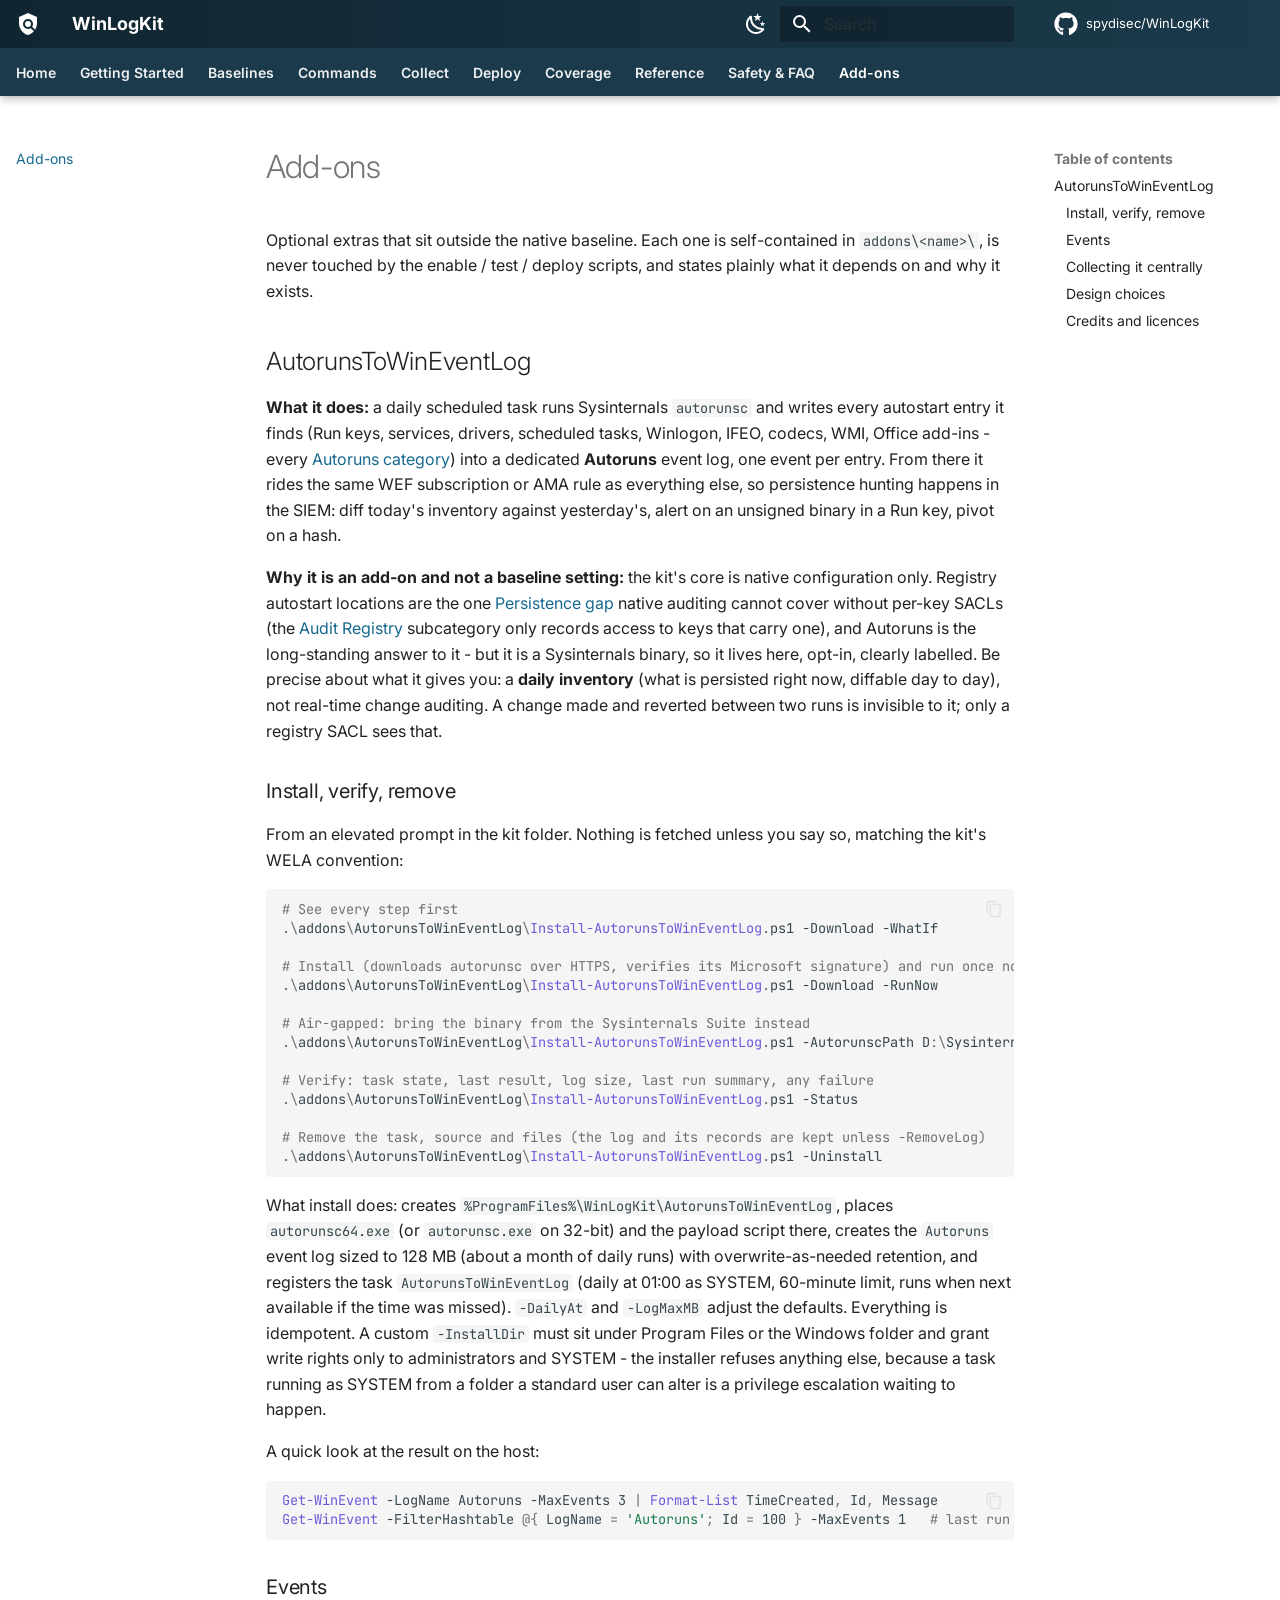
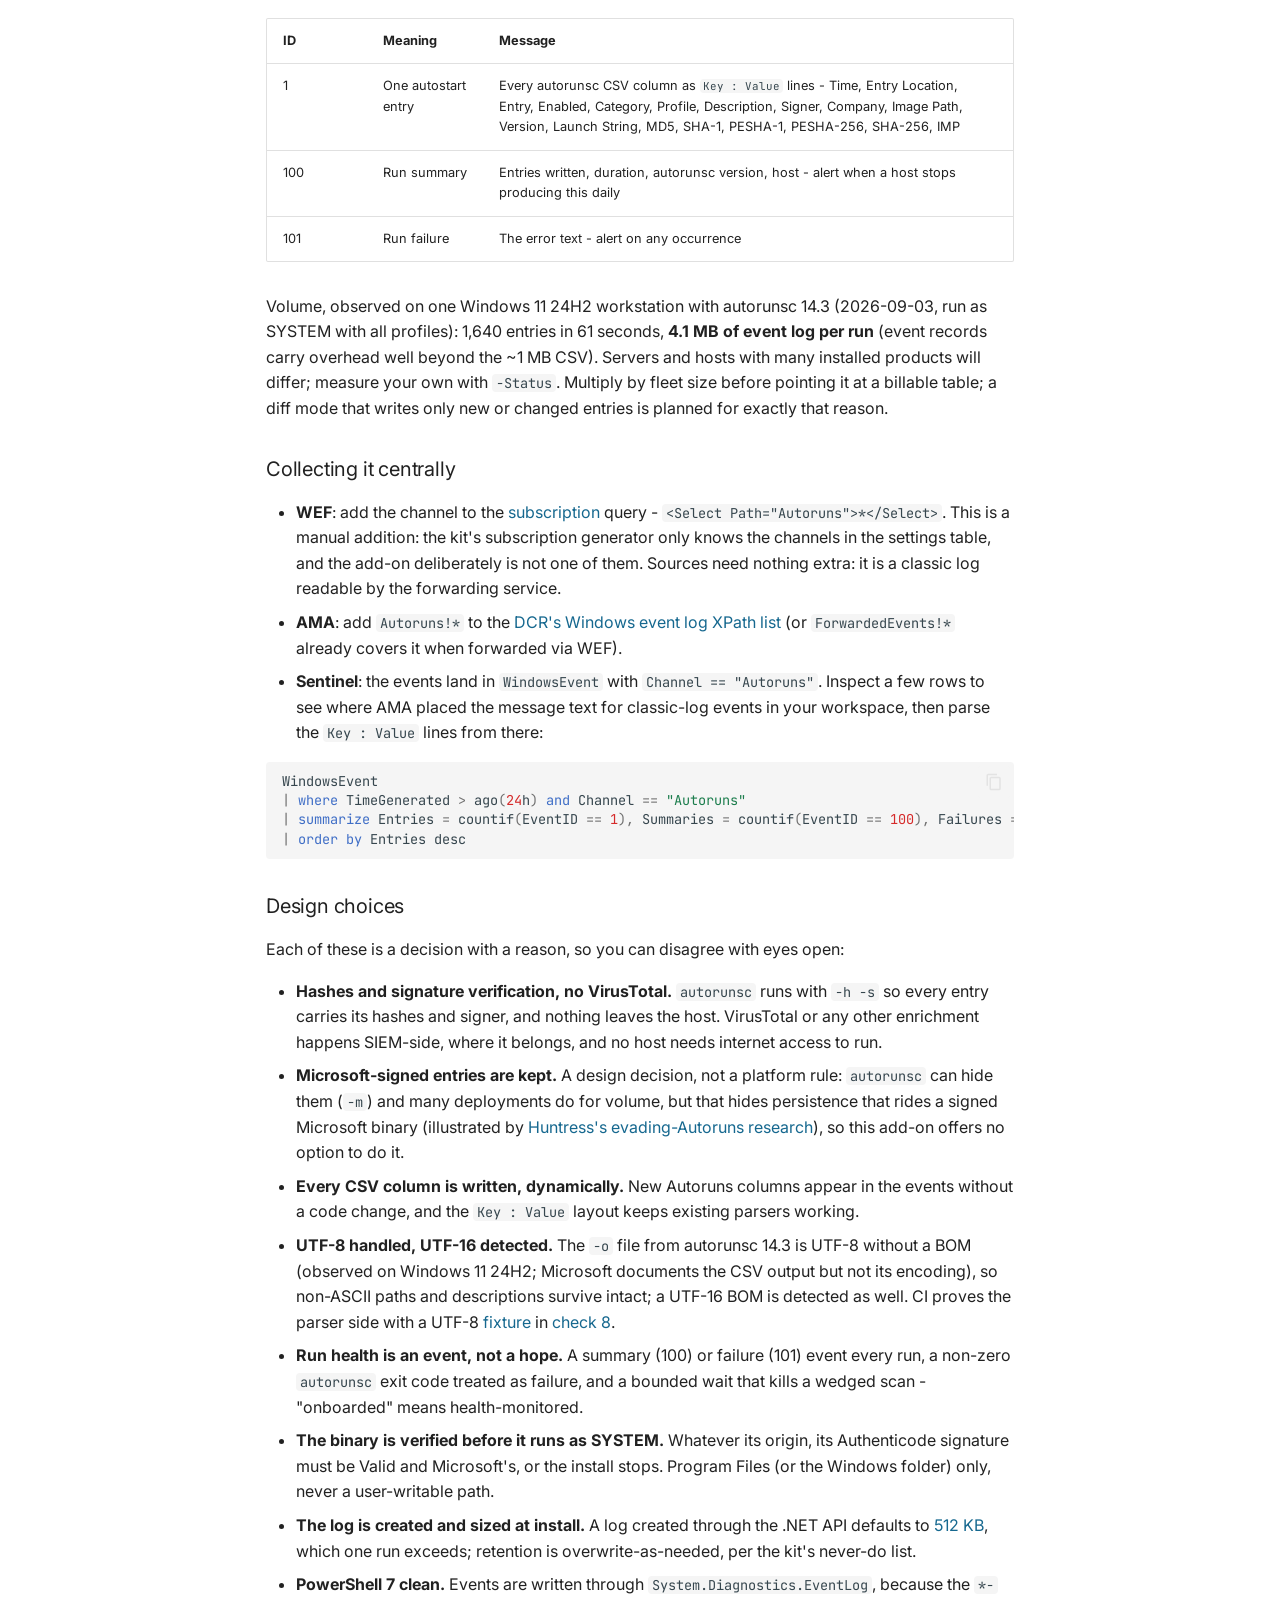
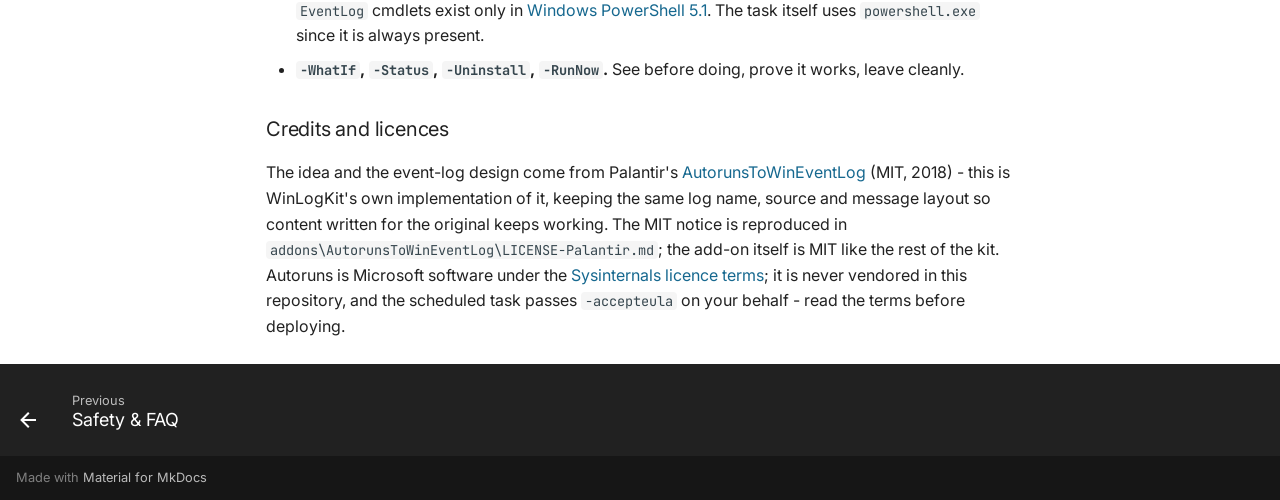
<file: addons/index.html>
<!doctype html>
<html lang="en" class="no-js">
  <head>
    
      <meta charset="utf-8">
      <meta name="viewport" content="width=device-width,initial-scale=1">
      
        <meta name="description" content="Enable, verify, collect and deploy Windows event logging baselines with plain PowerShell - no modules, no agents.">
      
      
      
        <link rel="canonical" href="https://spydisec.github.io/WinLogKit/addons/">
      
      
        <link rel="prev" href="../safety/">
      
      
      
        
      
      
      <link rel="icon" href="../assets/images/favicon.png">
      <meta name="generator" content="mkdocs-1.6.1, mkdocs-material-9.7.7">
    
    
      
        <title>Add-ons - WinLogKit</title>
      
    
    
      <link rel="stylesheet" href="../assets/stylesheets/main.ec1eaa64.min.css">
      
        
        <link rel="stylesheet" href="../assets/stylesheets/palette.ab4e12ef.min.css">
      
      


    
    
      
    
    
      
        
        
        <link rel="preconnect" href="https://fonts.gstatic.com" crossorigin>
        <link rel="stylesheet" href="https://fonts.googleapis.com/css?family=Inter:300,300i,400,400i,700,700i%7CJetBrains+Mono:400,400i,700,700i&display=fallback">
        <style>:root{--md-text-font:"Inter";--md-code-font:"JetBrains Mono"}</style>
      
    
    
      <link rel="stylesheet" href="../stylesheets/extra.css">
    
    <script>__md_scope=new URL("..",location),__md_hash=e=>[...e].reduce(((e,_)=>(e<<5)-e+_.charCodeAt(0)),0),__md_get=(e,_=localStorage,t=__md_scope)=>JSON.parse(_.getItem(t.pathname+"."+e)),__md_set=(e,_,t=localStorage,a=__md_scope)=>{try{t.setItem(a.pathname+"."+e,JSON.stringify(_))}catch(e){}}</script>
    
      

    
    
  </head>
  
  
    
    
      
    
    
    
    
    <body dir="ltr" data-md-color-scheme="default" data-md-color-primary="custom" data-md-color-accent="custom">
  
    
    <input class="md-toggle" data-md-toggle="drawer" type="checkbox" id="__drawer" autocomplete="off">
    <input class="md-toggle" data-md-toggle="search" type="checkbox" id="__search" autocomplete="off">
    <label class="md-overlay" for="__drawer"></label>
    <div data-md-component="skip">
      
        
        <a href="#add-ons" class="md-skip">
          Skip to content
        </a>
      
    </div>
    <div data-md-component="announce">
      
    </div>
    
    
      

  

<header class="md-header md-header--shadow md-header--lifted" data-md-component="header">
  <nav class="md-header__inner md-grid" aria-label="Header">
    <a href=".." title="WinLogKit" class="md-header__button md-logo" aria-label="WinLogKit" data-md-component="logo">
      
  
  <svg xmlns="http://www.w3.org/2000/svg" viewBox="0 0 24 24"><path d="M12 9a3 3 0 0 1 3 3 3 3 0 0 1-3 3 3 3 0 0 1-3-3 3 3 0 0 1 3-3m5.86 10.31C16.23 21.22 14.28 22.45 12 23c-2.56-.61-4.7-2.07-6.42-4.37C3.86 16.34 3 13.8 3 11V5l9-4 9 4v6c0 2.39-.64 4.61-1.92 6.67l-2.91-2.91c.52-.79.83-1.76.83-2.76a5 5 0 0 0-5-5 5 5 0 0 0-5 5 5 5 0 0 0 5 5c1 0 1.97-.31 2.76-.83z"/></svg>

    </a>
    <label class="md-header__button md-icon" for="__drawer">
      
      <svg xmlns="http://www.w3.org/2000/svg" viewBox="0 0 24 24"><path d="M3 6h18v2H3zm0 5h18v2H3zm0 5h18v2H3z"/></svg>
    </label>
    <div class="md-header__title" data-md-component="header-title">
      <div class="md-header__ellipsis">
        <div class="md-header__topic">
          <span class="md-ellipsis">
            WinLogKit
          </span>
        </div>
        <div class="md-header__topic" data-md-component="header-topic">
          <span class="md-ellipsis">
            
              Add-ons
            
          </span>
        </div>
      </div>
    </div>
    
      
        <form class="md-header__option" data-md-component="palette">
  
    
    
    
    <input class="md-option" data-md-color-media="(prefers-color-scheme: light)" data-md-color-scheme="default" data-md-color-primary="custom" data-md-color-accent="custom"  aria-label="Dark mode"  type="radio" name="__palette" id="__palette_0">
    
      <label class="md-header__button md-icon" title="Dark mode" for="__palette_1" hidden>
        <svg xmlns="http://www.w3.org/2000/svg" viewBox="0 0 24 24"><path d="m17.75 4.09-2.53 1.94.91 3.06-2.63-1.81-2.63 1.81.91-3.06-2.53-1.94L12.44 4l1.06-3 1.06 3zm3.5 6.91-1.64 1.25.59 1.98-1.7-1.17-1.7 1.17.59-1.98L15.75 11l2.06-.05L18.5 9l.69 1.95zm-2.28 4.95c.83-.08 1.72 1.1 1.19 1.85-.32.45-.66.87-1.08 1.27C15.17 23 8.84 23 4.94 19.07c-3.91-3.9-3.91-10.24 0-14.14.4-.4.82-.76 1.27-1.08.75-.53 1.93.36 1.85 1.19-.27 2.86.69 5.83 2.89 8.02a9.96 9.96 0 0 0 8.02 2.89m-1.64 2.02a12.08 12.08 0 0 1-7.8-3.47c-2.17-2.19-3.33-5-3.49-7.82-2.81 3.14-2.7 7.96.31 10.98 3.02 3.01 7.84 3.12 10.98.31"/></svg>
      </label>
    
  
    
    
    
    <input class="md-option" data-md-color-media="(prefers-color-scheme: dark)" data-md-color-scheme="slate" data-md-color-primary="custom" data-md-color-accent="custom"  aria-label="Light mode"  type="radio" name="__palette" id="__palette_1">
    
      <label class="md-header__button md-icon" title="Light mode" for="__palette_0" hidden>
        <svg xmlns="http://www.w3.org/2000/svg" viewBox="0 0 24 24"><path d="M12 7a5 5 0 0 1 5 5 5 5 0 0 1-5 5 5 5 0 0 1-5-5 5 5 0 0 1 5-5m0 2a3 3 0 0 0-3 3 3 3 0 0 0 3 3 3 3 0 0 0 3-3 3 3 0 0 0-3-3m0-7 2.39 3.42C13.65 5.15 12.84 5 12 5s-1.65.15-2.39.42zM3.34 7l4.16-.35A7.2 7.2 0 0 0 5.94 8.5c-.44.74-.69 1.5-.83 2.29zm.02 10 1.76-3.77a7.131 7.131 0 0 0 2.38 4.14zM20.65 7l-1.77 3.79a7.02 7.02 0 0 0-2.38-4.15zm-.01 10-4.14.36c.59-.51 1.12-1.14 1.54-1.86.42-.73.69-1.5.83-2.29zM12 22l-2.41-3.44c.74.27 1.55.44 2.41.44.82 0 1.63-.17 2.37-.44z"/></svg>
      </label>
    
  
</form>
      
    
    
      <script>var palette=__md_get("__palette");if(palette&&palette.color){if("(prefers-color-scheme)"===palette.color.media){var media=matchMedia("(prefers-color-scheme: light)"),input=document.querySelector(media.matches?"[data-md-color-media='(prefers-color-scheme: light)']":"[data-md-color-media='(prefers-color-scheme: dark)']");palette.color.media=input.getAttribute("data-md-color-media"),palette.color.scheme=input.getAttribute("data-md-color-scheme"),palette.color.primary=input.getAttribute("data-md-color-primary"),palette.color.accent=input.getAttribute("data-md-color-accent")}for(var[key,value]of Object.entries(palette.color))document.body.setAttribute("data-md-color-"+key,value)}</script>
    
    
    
      
      
        <label class="md-header__button md-icon" for="__search">
          
          <svg xmlns="http://www.w3.org/2000/svg" viewBox="0 0 24 24"><path d="M9.5 3A6.5 6.5 0 0 1 16 9.5c0 1.61-.59 3.09-1.56 4.23l.27.27h.79l5 5-1.5 1.5-5-5v-.79l-.27-.27A6.52 6.52 0 0 1 9.5 16 6.5 6.5 0 0 1 3 9.5 6.5 6.5 0 0 1 9.5 3m0 2C7 5 5 7 5 9.5S7 14 9.5 14 14 12 14 9.5 12 5 9.5 5"/></svg>
        </label>
        <div class="md-search" data-md-component="search" role="dialog">
  <label class="md-search__overlay" for="__search"></label>
  <div class="md-search__inner" role="search">
    <form class="md-search__form" name="search">
      <input type="text" class="md-search__input" name="query" aria-label="Search" placeholder="Search" autocapitalize="off" autocorrect="off" autocomplete="off" spellcheck="false" data-md-component="search-query" required>
      <label class="md-search__icon md-icon" for="__search">
        
        <svg xmlns="http://www.w3.org/2000/svg" viewBox="0 0 24 24"><path d="M9.5 3A6.5 6.5 0 0 1 16 9.5c0 1.61-.59 3.09-1.56 4.23l.27.27h.79l5 5-1.5 1.5-5-5v-.79l-.27-.27A6.52 6.52 0 0 1 9.5 16 6.5 6.5 0 0 1 3 9.5 6.5 6.5 0 0 1 9.5 3m0 2C7 5 5 7 5 9.5S7 14 9.5 14 14 12 14 9.5 12 5 9.5 5"/></svg>
        
        <svg xmlns="http://www.w3.org/2000/svg" viewBox="0 0 24 24"><path d="M20 11v2H8l5.5 5.5-1.42 1.42L4.16 12l7.92-7.92L13.5 5.5 8 11z"/></svg>
      </label>
      <nav class="md-search__options" aria-label="Search">
        
        <button type="reset" class="md-search__icon md-icon" title="Clear" aria-label="Clear" tabindex="-1">
          
          <svg xmlns="http://www.w3.org/2000/svg" viewBox="0 0 24 24"><path d="M19 6.41 17.59 5 12 10.59 6.41 5 5 6.41 10.59 12 5 17.59 6.41 19 12 13.41 17.59 19 19 17.59 13.41 12z"/></svg>
        </button>
      </nav>
      
        <div class="md-search__suggest" data-md-component="search-suggest"></div>
      
    </form>
    <div class="md-search__output">
      <div class="md-search__scrollwrap" tabindex="0" data-md-scrollfix>
        <div class="md-search-result" data-md-component="search-result">
          <div class="md-search-result__meta">
            Initializing search
          </div>
          <ol class="md-search-result__list" role="presentation"></ol>
        </div>
      </div>
    </div>
  </div>
</div>
      
    
    
      <div class="md-header__source">
        <a href="https://github.com/spydisec/WinLogKit" title="Go to repository" class="md-source" data-md-component="source">
  <div class="md-source__icon md-icon">
    
    <svg xmlns="http://www.w3.org/2000/svg" viewBox="0 0 512 512"><!--! Font Awesome Free 7.1.0 by @fontawesome - https://fontawesome.com License - https://fontawesome.com/license/free (Icons: CC BY 4.0, Fonts: SIL OFL 1.1, Code: MIT License) Copyright 2025 Fonticons, Inc.--><path d="M173.9 397.4c0 2-2.3 3.6-5.2 3.6-3.3.3-5.6-1.3-5.6-3.6 0-2 2.3-3.6 5.2-3.6 3-.3 5.6 1.3 5.6 3.6m-31.1-4.5c-.7 2 1.3 4.3 4.3 4.9 2.6 1 5.6 0 6.2-2s-1.3-4.3-4.3-5.2c-2.6-.7-5.5.3-6.2 2.3m44.2-1.7c-2.9.7-4.9 2.6-4.6 4.9.3 2 2.9 3.3 5.9 2.6 2.9-.7 4.9-2.6 4.6-4.6-.3-1.9-3-3.2-5.9-2.9M252.8 8C114.1 8 8 113.3 8 252c0 110.9 69.8 205.8 169.5 239.2 12.8 2.3 17.3-5.6 17.3-12.1 0-6.2-.3-40.4-.3-61.4 0 0-70 15-84.7-29.8 0 0-11.4-29.1-27.8-36.6 0 0-22.9-15.7 1.6-15.4 0 0 24.9 2 38.6 25.8 21.9 38.6 58.6 27.5 72.9 20.9 2.3-16 8.8-27.1 16-33.7-55.9-6.2-112.3-14.3-112.3-110.5 0-27.5 7.6-41.3 23.6-58.9-2.6-6.5-11.1-33.3 2.6-67.9 20.9-6.5 69 27 69 27 20-5.6 41.5-8.5 62.8-8.5s42.8 2.9 62.8 8.5c0 0 48.1-33.6 69-27 13.7 34.7 5.2 61.4 2.6 67.9 16 17.7 25.8 31.5 25.8 58.9 0 96.5-58.9 104.2-114.8 110.5 9.2 7.9 17 22.9 17 46.4 0 33.7-.3 75.4-.3 83.6 0 6.5 4.6 14.4 17.3 12.1C436.2 457.8 504 362.9 504 252 504 113.3 391.5 8 252.8 8M105.2 352.9c-1.3 1-1 3.3.7 5.2 1.6 1.6 3.9 2.3 5.2 1 1.3-1 1-3.3-.7-5.2-1.6-1.6-3.9-2.3-5.2-1m-10.8-8.1c-.7 1.3.3 2.9 2.3 3.9 1.6 1 3.6.7 4.3-.7.7-1.3-.3-2.9-2.3-3.9-2-.6-3.6-.3-4.3.7m32.4 35.6c-1.6 1.3-1 4.3 1.3 6.2 2.3 2.3 5.2 2.6 6.5 1 1.3-1.3.7-4.3-1.3-6.2-2.2-2.3-5.2-2.6-6.5-1m-11.4-14.7c-1.6 1-1.6 3.6 0 5.9s4.3 3.3 5.6 2.3c1.6-1.3 1.6-3.9 0-6.2-1.4-2.3-4-3.3-5.6-2"/></svg>
  </div>
  <div class="md-source__repository">
    spydisec/WinLogKit
  </div>
</a>
      </div>
    
  </nav>
  
    
      
<nav class="md-tabs" aria-label="Tabs" data-md-component="tabs">
  <div class="md-grid">
    <ul class="md-tabs__list">
      
        
  
  
  
  
    <li class="md-tabs__item">
      <a href=".." class="md-tabs__link">
        
  
  
    
  
  Home

      </a>
    </li>
  

      
        
  
  
  
  
    <li class="md-tabs__item">
      <a href="../getting-started/" class="md-tabs__link">
        
  
  
    
  
  Getting Started

      </a>
    </li>
  

      
        
  
  
  
  
    <li class="md-tabs__item">
      <a href="../baselines/" class="md-tabs__link">
        
  
  
    
  
  Baselines

      </a>
    </li>
  

      
        
  
  
  
  
    <li class="md-tabs__item">
      <a href="../commands/" class="md-tabs__link">
        
  
  
    
  
  Commands

      </a>
    </li>
  

      
        
  
  
  
  
    <li class="md-tabs__item">
      <a href="../wec/" class="md-tabs__link">
        
  
  
    
  
  Collect

      </a>
    </li>
  

      
        
  
  
  
  
    <li class="md-tabs__item">
      <a href="../deployment/" class="md-tabs__link">
        
  
  
    
  
  Deploy

      </a>
    </li>
  

      
        
  
  
  
  
    <li class="md-tabs__item">
      <a href="../mapping/" class="md-tabs__link">
        
  
  
    
  
  Coverage

      </a>
    </li>
  

      
        
  
  
  
  
    <li class="md-tabs__item">
      <a href="../reference/" class="md-tabs__link">
        
  
  
    
  
  Reference

      </a>
    </li>
  

      
        
  
  
  
  
    <li class="md-tabs__item">
      <a href="../safety/" class="md-tabs__link">
        
  
  
    
  
  Safety & FAQ

      </a>
    </li>
  

      
        
  
  
  
    
  
  
    <li class="md-tabs__item md-tabs__item--active">
      <a href="./" class="md-tabs__link">
        
  
  
    
  
  Add-ons

      </a>
    </li>
  

      
    </ul>
  </div>
</nav>
    
  
</header>
    
    <div class="md-container" data-md-component="container">
      
      
        
      
      <main class="md-main" data-md-component="main">
        <div class="md-main__inner md-grid">
          
            
              
              <div class="md-sidebar md-sidebar--primary" data-md-component="sidebar" data-md-type="navigation" >
                <div class="md-sidebar__scrollwrap">
                  <div class="md-sidebar__inner">
                    


  


<nav class="md-nav md-nav--primary md-nav--lifted" aria-label="Navigation" data-md-level="0">
  <label class="md-nav__title" for="__drawer">
    <a href=".." title="WinLogKit" class="md-nav__button md-logo" aria-label="WinLogKit" data-md-component="logo">
      
  
  <svg xmlns="http://www.w3.org/2000/svg" viewBox="0 0 24 24"><path d="M12 9a3 3 0 0 1 3 3 3 3 0 0 1-3 3 3 3 0 0 1-3-3 3 3 0 0 1 3-3m5.86 10.31C16.23 21.22 14.28 22.45 12 23c-2.56-.61-4.7-2.07-6.42-4.37C3.86 16.34 3 13.8 3 11V5l9-4 9 4v6c0 2.39-.64 4.61-1.92 6.67l-2.91-2.91c.52-.79.83-1.76.83-2.76a5 5 0 0 0-5-5 5 5 0 0 0-5 5 5 5 0 0 0 5 5c1 0 1.97-.31 2.76-.83z"/></svg>

    </a>
    WinLogKit
  </label>
  
    <div class="md-nav__source">
      <a href="https://github.com/spydisec/WinLogKit" title="Go to repository" class="md-source" data-md-component="source">
  <div class="md-source__icon md-icon">
    
    <svg xmlns="http://www.w3.org/2000/svg" viewBox="0 0 512 512"><!--! Font Awesome Free 7.1.0 by @fontawesome - https://fontawesome.com License - https://fontawesome.com/license/free (Icons: CC BY 4.0, Fonts: SIL OFL 1.1, Code: MIT License) Copyright 2025 Fonticons, Inc.--><path d="M173.9 397.4c0 2-2.3 3.6-5.2 3.6-3.3.3-5.6-1.3-5.6-3.6 0-2 2.3-3.6 5.2-3.6 3-.3 5.6 1.3 5.6 3.6m-31.1-4.5c-.7 2 1.3 4.3 4.3 4.9 2.6 1 5.6 0 6.2-2s-1.3-4.3-4.3-5.2c-2.6-.7-5.5.3-6.2 2.3m44.2-1.7c-2.9.7-4.9 2.6-4.6 4.9.3 2 2.9 3.3 5.9 2.6 2.9-.7 4.9-2.6 4.6-4.6-.3-1.9-3-3.2-5.9-2.9M252.8 8C114.1 8 8 113.3 8 252c0 110.9 69.8 205.8 169.5 239.2 12.8 2.3 17.3-5.6 17.3-12.1 0-6.2-.3-40.4-.3-61.4 0 0-70 15-84.7-29.8 0 0-11.4-29.1-27.8-36.6 0 0-22.9-15.7 1.6-15.4 0 0 24.9 2 38.6 25.8 21.9 38.6 58.6 27.5 72.9 20.9 2.3-16 8.8-27.1 16-33.7-55.9-6.2-112.3-14.3-112.3-110.5 0-27.5 7.6-41.3 23.6-58.9-2.6-6.5-11.1-33.3 2.6-67.9 20.9-6.5 69 27 69 27 20-5.6 41.5-8.5 62.8-8.5s42.8 2.9 62.8 8.5c0 0 48.1-33.6 69-27 13.7 34.7 5.2 61.4 2.6 67.9 16 17.7 25.8 31.5 25.8 58.9 0 96.5-58.9 104.2-114.8 110.5 9.2 7.9 17 22.9 17 46.4 0 33.7-.3 75.4-.3 83.6 0 6.5 4.6 14.4 17.3 12.1C436.2 457.8 504 362.9 504 252 504 113.3 391.5 8 252.8 8M105.2 352.9c-1.3 1-1 3.3.7 5.2 1.6 1.6 3.9 2.3 5.2 1 1.3-1 1-3.3-.7-5.2-1.6-1.6-3.9-2.3-5.2-1m-10.8-8.1c-.7 1.3.3 2.9 2.3 3.9 1.6 1 3.6.7 4.3-.7.7-1.3-.3-2.9-2.3-3.9-2-.6-3.6-.3-4.3.7m32.4 35.6c-1.6 1.3-1 4.3 1.3 6.2 2.3 2.3 5.2 2.6 6.5 1 1.3-1.3.7-4.3-1.3-6.2-2.2-2.3-5.2-2.6-6.5-1m-11.4-14.7c-1.6 1-1.6 3.6 0 5.9s4.3 3.3 5.6 2.3c1.6-1.3 1.6-3.9 0-6.2-1.4-2.3-4-3.3-5.6-2"/></svg>
  </div>
  <div class="md-source__repository">
    spydisec/WinLogKit
  </div>
</a>
    </div>
  
  <ul class="md-nav__list" data-md-scrollfix>
    
      
      
  
  
  
  
    <li class="md-nav__item">
      <a href=".." class="md-nav__link">
        
  
  
  <span class="md-ellipsis">
    
  
    Home
  

    
  </span>
  
  

      </a>
    </li>
  

    
      
      
  
  
  
  
    <li class="md-nav__item">
      <a href="../getting-started/" class="md-nav__link">
        
  
  
  <span class="md-ellipsis">
    
  
    Getting Started
  

    
  </span>
  
  

      </a>
    </li>
  

    
      
      
  
  
  
  
    <li class="md-nav__item">
      <a href="../baselines/" class="md-nav__link">
        
  
  
  <span class="md-ellipsis">
    
  
    Baselines
  

    
  </span>
  
  

      </a>
    </li>
  

    
      
      
  
  
  
  
    <li class="md-nav__item">
      <a href="../commands/" class="md-nav__link">
        
  
  
  <span class="md-ellipsis">
    
  
    Commands
  

    
  </span>
  
  

      </a>
    </li>
  

    
      
      
  
  
  
  
    <li class="md-nav__item">
      <a href="../wec/" class="md-nav__link">
        
  
  
  <span class="md-ellipsis">
    
  
    Collect
  

    
  </span>
  
  

      </a>
    </li>
  

    
      
      
  
  
  
  
    <li class="md-nav__item">
      <a href="../deployment/" class="md-nav__link">
        
  
  
  <span class="md-ellipsis">
    
  
    Deploy
  

    
  </span>
  
  

      </a>
    </li>
  

    
      
      
  
  
  
  
    <li class="md-nav__item">
      <a href="../mapping/" class="md-nav__link">
        
  
  
  <span class="md-ellipsis">
    
  
    Coverage
  

    
  </span>
  
  

      </a>
    </li>
  

    
      
      
  
  
  
  
    <li class="md-nav__item">
      <a href="../reference/" class="md-nav__link">
        
  
  
  <span class="md-ellipsis">
    
  
    Reference
  

    
  </span>
  
  

      </a>
    </li>
  

    
      
      
  
  
  
  
    <li class="md-nav__item">
      <a href="../safety/" class="md-nav__link">
        
  
  
  <span class="md-ellipsis">
    
  
    Safety & FAQ
  

    
  </span>
  
  

      </a>
    </li>
  

    
      
      
  
  
    
  
  
  
    <li class="md-nav__item md-nav__item--active">
      
      <input class="md-nav__toggle md-toggle" type="checkbox" id="__toc">
      
      
        
      
      
        <label class="md-nav__link md-nav__link--active" for="__toc">
          
  
  
  <span class="md-ellipsis">
    
  
    Add-ons
  

    
  </span>
  
  

          <span class="md-nav__icon md-icon"></span>
        </label>
      
      <a href="./" class="md-nav__link md-nav__link--active">
        
  
  
  <span class="md-ellipsis">
    
  
    Add-ons
  

    
  </span>
  
  

      </a>
      
        

<nav class="md-nav md-nav--secondary" aria-label="Table of contents">
  
  
  
    
  
  
    <label class="md-nav__title" for="__toc">
      <span class="md-nav__icon md-icon"></span>
      Table of contents
    </label>
    <ul class="md-nav__list" data-md-component="toc" data-md-scrollfix>
      
        <li class="md-nav__item">
  <a href="#autorunstowineventlog" class="md-nav__link">
    <span class="md-ellipsis">
      
        AutorunsToWinEventLog
      
    </span>
  </a>
  
    <nav class="md-nav" aria-label="AutorunsToWinEventLog">
      <ul class="md-nav__list">
        
          <li class="md-nav__item">
  <a href="#install-verify-remove" class="md-nav__link">
    <span class="md-ellipsis">
      
        Install, verify, remove
      
    </span>
  </a>
  
</li>
        
          <li class="md-nav__item">
  <a href="#events" class="md-nav__link">
    <span class="md-ellipsis">
      
        Events
      
    </span>
  </a>
  
</li>
        
          <li class="md-nav__item">
  <a href="#collecting-it-centrally" class="md-nav__link">
    <span class="md-ellipsis">
      
        Collecting it centrally
      
    </span>
  </a>
  
</li>
        
          <li class="md-nav__item">
  <a href="#design-choices" class="md-nav__link">
    <span class="md-ellipsis">
      
        Design choices
      
    </span>
  </a>
  
</li>
        
          <li class="md-nav__item">
  <a href="#credits-and-licences" class="md-nav__link">
    <span class="md-ellipsis">
      
        Credits and licences
      
    </span>
  </a>
  
</li>
        
      </ul>
    </nav>
  
</li>
      
    </ul>
  
</nav>
      
    </li>
  

    
  </ul>
</nav>
                  </div>
                </div>
              </div>
            
            
              
              <div class="md-sidebar md-sidebar--secondary" data-md-component="sidebar" data-md-type="toc" >
                <div class="md-sidebar__scrollwrap">
                  <div class="md-sidebar__inner">
                    

<nav class="md-nav md-nav--secondary" aria-label="Table of contents">
  
  
  
    
  
  
    <label class="md-nav__title" for="__toc">
      <span class="md-nav__icon md-icon"></span>
      Table of contents
    </label>
    <ul class="md-nav__list" data-md-component="toc" data-md-scrollfix>
      
        <li class="md-nav__item">
  <a href="#autorunstowineventlog" class="md-nav__link">
    <span class="md-ellipsis">
      
        AutorunsToWinEventLog
      
    </span>
  </a>
  
    <nav class="md-nav" aria-label="AutorunsToWinEventLog">
      <ul class="md-nav__list">
        
          <li class="md-nav__item">
  <a href="#install-verify-remove" class="md-nav__link">
    <span class="md-ellipsis">
      
        Install, verify, remove
      
    </span>
  </a>
  
</li>
        
          <li class="md-nav__item">
  <a href="#events" class="md-nav__link">
    <span class="md-ellipsis">
      
        Events
      
    </span>
  </a>
  
</li>
        
          <li class="md-nav__item">
  <a href="#collecting-it-centrally" class="md-nav__link">
    <span class="md-ellipsis">
      
        Collecting it centrally
      
    </span>
  </a>
  
</li>
        
          <li class="md-nav__item">
  <a href="#design-choices" class="md-nav__link">
    <span class="md-ellipsis">
      
        Design choices
      
    </span>
  </a>
  
</li>
        
          <li class="md-nav__item">
  <a href="#credits-and-licences" class="md-nav__link">
    <span class="md-ellipsis">
      
        Credits and licences
      
    </span>
  </a>
  
</li>
        
      </ul>
    </nav>
  
</li>
      
    </ul>
  
</nav>
                  </div>
                </div>
              </div>
            
          
          
            <div class="md-content" data-md-component="content">
              
              <article class="md-content__inner md-typeset">
                
                  


  
  


<h1 id="add-ons">Add-ons<a class="headerlink" href="#add-ons" title="Permanent link">&para;</a></h1>
<p>Optional extras that sit outside the native baseline. Each one is
self-contained in <code>addons\&lt;name&gt;\</code>, is never touched by the enable / test /
deploy scripts, and states plainly what it depends on and why it exists.</p>
<h2 id="autorunstowineventlog">AutorunsToWinEventLog<a class="headerlink" href="#autorunstowineventlog" title="Permanent link">&para;</a></h2>
<p><strong>What it does:</strong> a daily scheduled task runs Sysinternals <code>autorunsc</code> and
writes every autostart entry it finds (Run keys, services, drivers,
scheduled tasks, Winlogon, IFEO, codecs, WMI, Office add-ins - every
<a href="https://learn.microsoft.com/sysinternals/downloads/autoruns">Autoruns category</a>)
into a dedicated <strong>Autoruns</strong> event log, one event per entry. From there it
rides the same WEF subscription or AMA rule as everything else, so
persistence hunting happens in the SIEM: diff today's inventory against
yesterday's, alert on an unsigned binary in a Run key, pivot on a hash.</p>
<p><strong>Why it is an add-on and not a baseline setting:</strong> the kit's core is
native configuration only. Registry autostart locations are the one
<a href="../mapping/#behaviour-category-mapping">Persistence gap</a> native
auditing cannot cover without per-key SACLs (the
<a href="https://learn.microsoft.com/windows/security/threat-protection/auditing/audit-registry">Audit Registry</a>
subcategory only records access to keys that carry one), and Autoruns is
the long-standing answer to it - but it is a Sysinternals binary, so it
lives here, opt-in, clearly labelled. Be precise about what it gives you:
a <strong>daily inventory</strong> (what is persisted right now, diffable day to day),
not real-time change auditing. A change made and reverted between two
runs is invisible to it; only a registry SACL sees that.</p>
<h3 id="install-verify-remove">Install, verify, remove<a class="headerlink" href="#install-verify-remove" title="Permanent link">&para;</a></h3>
<p>From an elevated prompt in the kit folder. Nothing is fetched unless you
say so, matching the kit's WELA convention:</p>
<div class="highlight"><pre><span></span><code><span class="c"># See every step first</span>
<span class="p">.\</span><span class="n">addons</span><span class="p">\</span><span class="n">AutorunsToWinEventLog</span><span class="p">\</span><span class="nb">Install-AutorunsToWinEventLog</span><span class="p">.</span><span class="n">ps1</span> <span class="n">-Download</span> <span class="n">-WhatIf</span>

<span class="c"># Install (downloads autorunsc over HTTPS, verifies its Microsoft signature) and run once now</span>
<span class="p">.\</span><span class="n">addons</span><span class="p">\</span><span class="n">AutorunsToWinEventLog</span><span class="p">\</span><span class="nb">Install-AutorunsToWinEventLog</span><span class="p">.</span><span class="n">ps1</span> <span class="n">-Download</span> <span class="n">-RunNow</span>

<span class="c"># Air-gapped: bring the binary from the Sysinternals Suite instead</span>
<span class="p">.\</span><span class="n">addons</span><span class="p">\</span><span class="n">AutorunsToWinEventLog</span><span class="p">\</span><span class="nb">Install-AutorunsToWinEventLog</span><span class="p">.</span><span class="n">ps1</span> <span class="n">-AutorunscPath</span> <span class="n">D</span><span class="p">:\</span><span class="n">SysinternalsSuite</span><span class="p">\</span><span class="n">autorunsc64</span><span class="p">.</span><span class="n">exe</span>

<span class="c"># Verify: task state, last result, log size, last run summary, any failure</span>
<span class="p">.\</span><span class="n">addons</span><span class="p">\</span><span class="n">AutorunsToWinEventLog</span><span class="p">\</span><span class="nb">Install-AutorunsToWinEventLog</span><span class="p">.</span><span class="n">ps1</span> <span class="n">-Status</span>

<span class="c"># Remove the task, source and files (the log and its records are kept unless -RemoveLog)</span>
<span class="p">.\</span><span class="n">addons</span><span class="p">\</span><span class="n">AutorunsToWinEventLog</span><span class="p">\</span><span class="nb">Install-AutorunsToWinEventLog</span><span class="p">.</span><span class="n">ps1</span> <span class="n">-Uninstall</span>
</code></pre></div>
<p>What install does: creates <code>%ProgramFiles%\WinLogKit\AutorunsToWinEventLog</code>,
places <code>autorunsc64.exe</code> (or <code>autorunsc.exe</code> on 32-bit) and the payload
script there, creates the <code>Autoruns</code> event log sized to 128 MB (about a
month of daily runs) with overwrite-as-needed retention, and registers
the task <code>AutorunsToWinEventLog</code> (daily at 01:00 as SYSTEM, 60-minute
limit, runs when next available if the time was missed). <code>-DailyAt</code> and
<code>-LogMaxMB</code> adjust the defaults. Everything is idempotent. A custom
<code>-InstallDir</code> must sit under Program Files or the Windows folder and grant
write rights only to administrators and SYSTEM - the installer refuses
anything else, because a task running as SYSTEM from a folder a standard
user can alter is a privilege escalation waiting to happen.</p>
<p>A quick look at the result on the host:</p>
<div class="highlight"><pre><span></span><code><span class="nb">Get-WinEvent</span> <span class="n">-LogName</span> <span class="n">Autoruns</span> <span class="n">-MaxEvents</span> <span class="n">3</span> <span class="p">|</span> <span class="nb">Format-List</span> <span class="n">TimeCreated</span><span class="p">,</span> <span class="n">Id</span><span class="p">,</span> <span class="n">Message</span>
<span class="nb">Get-WinEvent</span> <span class="n">-FilterHashtable</span> <span class="p">@{</span> <span class="n">LogName</span> <span class="p">=</span> <span class="s1">'Autoruns'</span><span class="p">;</span> <span class="n">Id</span> <span class="p">=</span> <span class="n">100</span> <span class="p">}</span> <span class="n">-MaxEvents</span> <span class="n">1</span>   <span class="c"># last run summary</span>
</code></pre></div>
<h3 id="events">Events<a class="headerlink" href="#events" title="Permanent link">&para;</a></h3>
<table>
<thead>
<tr>
<th>ID</th>
<th>Meaning</th>
<th>Message</th>
</tr>
</thead>
<tbody>
<tr>
<td>1</td>
<td>One autostart entry</td>
<td>Every autorunsc CSV column as <code>Key : Value</code> lines - Time, Entry Location, Entry, Enabled, Category, Profile, Description, Signer, Company, Image Path, Version, Launch String, MD5, SHA-1, PESHA-1, PESHA-256, SHA-256, IMP</td>
</tr>
<tr>
<td>100</td>
<td>Run summary</td>
<td>Entries written, duration, autorunsc version, host - alert when a host stops producing this daily</td>
</tr>
<tr>
<td>101</td>
<td>Run failure</td>
<td>The error text - alert on any occurrence</td>
</tr>
</tbody>
</table>
<p>Volume, observed on one Windows 11 24H2 workstation with autorunsc 14.3
(2026-09-03, run as SYSTEM with all profiles): 1,640 entries in 61
seconds, <strong>4.1 MB of event log per run</strong> (event records carry overhead
well beyond the ~1 MB CSV). Servers and hosts with many installed products
will differ; measure your own with <code>-Status</code>. Multiply by fleet size
before pointing it at a billable table; a diff mode that writes only new
or changed entries is planned for exactly that reason.</p>
<h3 id="collecting-it-centrally">Collecting it centrally<a class="headerlink" href="#collecting-it-centrally" title="Permanent link">&para;</a></h3>
<ul>
<li><strong>WEF</strong>: add the channel to the
  <a href="https://learn.microsoft.com/windows/win32/wec/setting-up-a-source-initiated-subscription">subscription</a>
  query - <code>&lt;Select Path="Autoruns"&gt;*&lt;/Select&gt;</code>. This is a manual addition:
  the kit's subscription generator only knows the channels in the settings
  table, and the add-on deliberately is not one of them. Sources need
  nothing extra: it is a classic log readable by the forwarding service.</li>
<li><strong>AMA</strong>: add <code>Autoruns!*</code> to the
  <a href="https://learn.microsoft.com/azure/azure-monitor/agents/data-collection-windows-events">DCR's Windows event log XPath list</a>
  (or <code>ForwardedEvents!*</code> already covers it when forwarded via WEF).</li>
<li><strong>Sentinel</strong>: the events land in <code>WindowsEvent</code> with <code>Channel ==
  "Autoruns"</code>. Inspect a few rows to see where AMA placed the message text
  for classic-log events in your workspace, then parse the <code>Key : Value</code>
  lines from there:</li>
</ul>
<div class="highlight"><pre><span></span><code><span class="n">WindowsEvent</span>
<span class="p">|</span><span class="w"> </span><span class="k">where</span><span class="w"> </span><span class="n">TimeGenerated</span><span class="w"> </span><span class="p">&gt;</span><span class="w"> </span><span class="n">ago</span><span class="p">(</span><span class="mi">24</span><span class="n">h</span><span class="p">)</span><span class="w"> </span><span class="k">and</span><span class="w"> </span><span class="n">Channel</span><span class="w"> </span><span class="p">==</span><span class="w"> </span><span class="s">"Autoruns"</span>
<span class="p">|</span><span class="w"> </span><span class="k">summarize</span><span class="w"> </span><span class="n">Entries</span><span class="w"> </span><span class="p">=</span><span class="w"> </span><span class="n">countif</span><span class="p">(</span><span class="n">EventID</span><span class="w"> </span><span class="p">==</span><span class="w"> </span><span class="mi">1</span><span class="p">),</span><span class="w"> </span><span class="n">Summaries</span><span class="w"> </span><span class="p">=</span><span class="w"> </span><span class="n">countif</span><span class="p">(</span><span class="n">EventID</span><span class="w"> </span><span class="p">==</span><span class="w"> </span><span class="mi">100</span><span class="p">),</span><span class="w"> </span><span class="n">Failures</span><span class="w"> </span><span class="p">=</span><span class="w"> </span><span class="n">countif</span><span class="p">(</span><span class="n">EventID</span><span class="w"> </span><span class="p">==</span><span class="w"> </span><span class="mi">101</span><span class="p">)</span><span class="w"> </span><span class="k">by</span><span class="w"> </span><span class="n">Computer</span>
<span class="p">|</span><span class="w"> </span><span class="k">order</span><span class="w"> </span><span class="k">by</span><span class="w"> </span><span class="n">Entries</span><span class="w"> </span><span class="n">desc</span>
</code></pre></div>
<h3 id="design-choices">Design choices<a class="headerlink" href="#design-choices" title="Permanent link">&para;</a></h3>
<p>Each of these is a decision with a reason, so you can disagree with eyes
open:</p>
<ul>
<li><strong>Hashes and signature verification, no VirusTotal.</strong> <code>autorunsc</code> runs
  with <code>-h -s</code> so every entry carries its hashes and signer, and nothing
  leaves the host. VirusTotal or any other enrichment happens SIEM-side,
  where it belongs, and no host needs internet access to run.</li>
<li><strong>Microsoft-signed entries are kept.</strong> A design decision, not a
  platform rule: <code>autorunsc</code> can hide them (<code>-m</code>) and many deployments do
  for volume, but that hides persistence that rides a signed Microsoft
  binary (illustrated by
  <a href="https://github.com/huntresslabs/evading-autoruns">Huntress's evading-Autoruns research</a>),
  so this add-on offers no option to do it.</li>
<li><strong>Every CSV column is written, dynamically.</strong> New Autoruns columns
  appear in the events without a code change, and the <code>Key : Value</code>
  layout keeps existing parsers working.</li>
<li><strong>UTF-8 handled, UTF-16 detected.</strong> The <code>-o</code> file from autorunsc 14.3 is
  UTF-8 without a BOM (observed on Windows 11 24H2; Microsoft documents
  the CSV output but not its encoding), so non-ASCII paths and descriptions
  survive intact; a UTF-16 BOM is detected as well. CI proves the parser
  side with a UTF-8 <a href="https://github.com/spydisec/WinLogKit/blob/main/tests/fixtures/autoruns-sample.csv">fixture</a>
  in <a href="https://github.com/spydisec/WinLogKit/blob/main/tests/Invoke-KitChecks.ps1">check 8</a>.</li>
<li><strong>Run health is an event, not a hope.</strong> A summary (100) or failure (101)
  event every run, a non-zero <code>autorunsc</code> exit code treated as failure, and
  a bounded wait that kills a wedged scan - "onboarded" means
  health-monitored.</li>
<li><strong>The binary is verified before it runs as SYSTEM.</strong> Whatever its
  origin, its Authenticode signature must be Valid and Microsoft's, or the
  install stops. Program Files (or the Windows folder) only, never a
  user-writable path.</li>
<li><strong>The log is created and sized at install.</strong> A log created through the
  .NET API defaults to
  <a href="https://learn.microsoft.com/dotnet/api/system.diagnostics.eventlog.maximumkilobytes">512 KB</a>,
  which one run exceeds; retention is overwrite-as-needed, per the kit's
  never-do list.</li>
<li><strong>PowerShell 7 clean.</strong> Events are written through
  <code>System.Diagnostics.EventLog</code>, because the <code>*-EventLog</code> cmdlets exist
  only in <a href="https://learn.microsoft.com/powershell/module/microsoft.powershell.management/write-eventlog?view=powershell-5.1">Windows PowerShell 5.1</a>.
  The task itself uses <code>powershell.exe</code> since it is always present.</li>
<li><strong><code>-WhatIf</code>, <code>-Status</code>, <code>-Uninstall</code>, <code>-RunNow</code>.</strong> See before doing,
  prove it works, leave cleanly.</li>
</ul>
<h3 id="credits-and-licences">Credits and licences<a class="headerlink" href="#credits-and-licences" title="Permanent link">&para;</a></h3>
<p>The idea and the event-log design come from Palantir's
<a href="https://github.com/palantir/windows-event-forwarding/tree/master/AutorunsToWinEventLog">AutorunsToWinEventLog</a>
(MIT, 2018) - this is WinLogKit's own implementation of it, keeping the
same log name, source and message layout so content written for the
original keeps working. The MIT notice is reproduced in
<code>addons\AutorunsToWinEventLog\LICENSE-Palantir.md</code>; the add-on itself is
MIT like the rest of the kit. Autoruns is Microsoft software under the
<a href="https://learn.microsoft.com/sysinternals/license-terms">Sysinternals licence terms</a>;
it is never vendored in this repository, and the scheduled task passes
<code>-accepteula</code> on your behalf - read the terms before deploying.</p>












                
              </article>
            </div>
          
          
<script>var target=document.getElementById(location.hash.slice(1));target&&target.name&&(target.checked=target.name.startsWith("__tabbed_"))</script>
        </div>
        
          <button type="button" class="md-top md-icon" data-md-component="top" hidden>
  
  <svg xmlns="http://www.w3.org/2000/svg" viewBox="0 0 24 24"><path d="M13 20h-2V8l-5.5 5.5-1.42-1.42L12 4.16l7.92 7.92-1.42 1.42L13 8z"/></svg>
  Back to top
</button>
        
      </main>
      
        <footer class="md-footer">
  
    
      
      <nav class="md-footer__inner md-grid" aria-label="Footer" >
        
          
          <a href="../safety/" class="md-footer__link md-footer__link--prev" aria-label="Previous: Safety &amp; FAQ">
            <div class="md-footer__button md-icon">
              
              <svg xmlns="http://www.w3.org/2000/svg" viewBox="0 0 24 24"><path d="M20 11v2H8l5.5 5.5-1.42 1.42L4.16 12l7.92-7.92L13.5 5.5 8 11z"/></svg>
            </div>
            <div class="md-footer__title">
              <span class="md-footer__direction">
                Previous
              </span>
              <div class="md-ellipsis">
                Safety & FAQ
              </div>
            </div>
          </a>
        
        
      </nav>
    
  
  <div class="md-footer-meta md-typeset">
    <div class="md-footer-meta__inner md-grid">
      <div class="md-copyright">
  
  
    Made with
    <a href="https://squidfunk.github.io/mkdocs-material/" target="_blank" rel="noopener">
      Material for MkDocs
    </a>
  
</div>
      
    </div>
  </div>
</footer>
      
    </div>
    <div class="md-dialog" data-md-component="dialog">
      <div class="md-dialog__inner md-typeset"></div>
    </div>
    
    
    
      
      
      <script id="__config" type="application/json">{"annotate": null, "base": "..", "features": ["navigation.tabs", "navigation.tabs.sticky", "navigation.instant", "navigation.tracking", "navigation.top", "navigation.footer", "toc.follow", "content.code.copy", "search.suggest", "search.highlight"], "search": "../assets/javascripts/workers/search.2c215733.min.js", "tags": null, "translations": {"clipboard.copied": "Copied to clipboard", "clipboard.copy": "Copy to clipboard", "search.result.more.one": "1 more on this page", "search.result.more.other": "# more on this page", "search.result.none": "No matching documents", "search.result.one": "1 matching document", "search.result.other": "# matching documents", "search.result.placeholder": "Type to start searching", "search.result.term.missing": "Missing", "select.version": "Select version"}, "version": null}</script>
    
    
      <script src="../assets/javascripts/bundle.d7400e89.min.js"></script>
      
    
  </body>
</html>
</file>
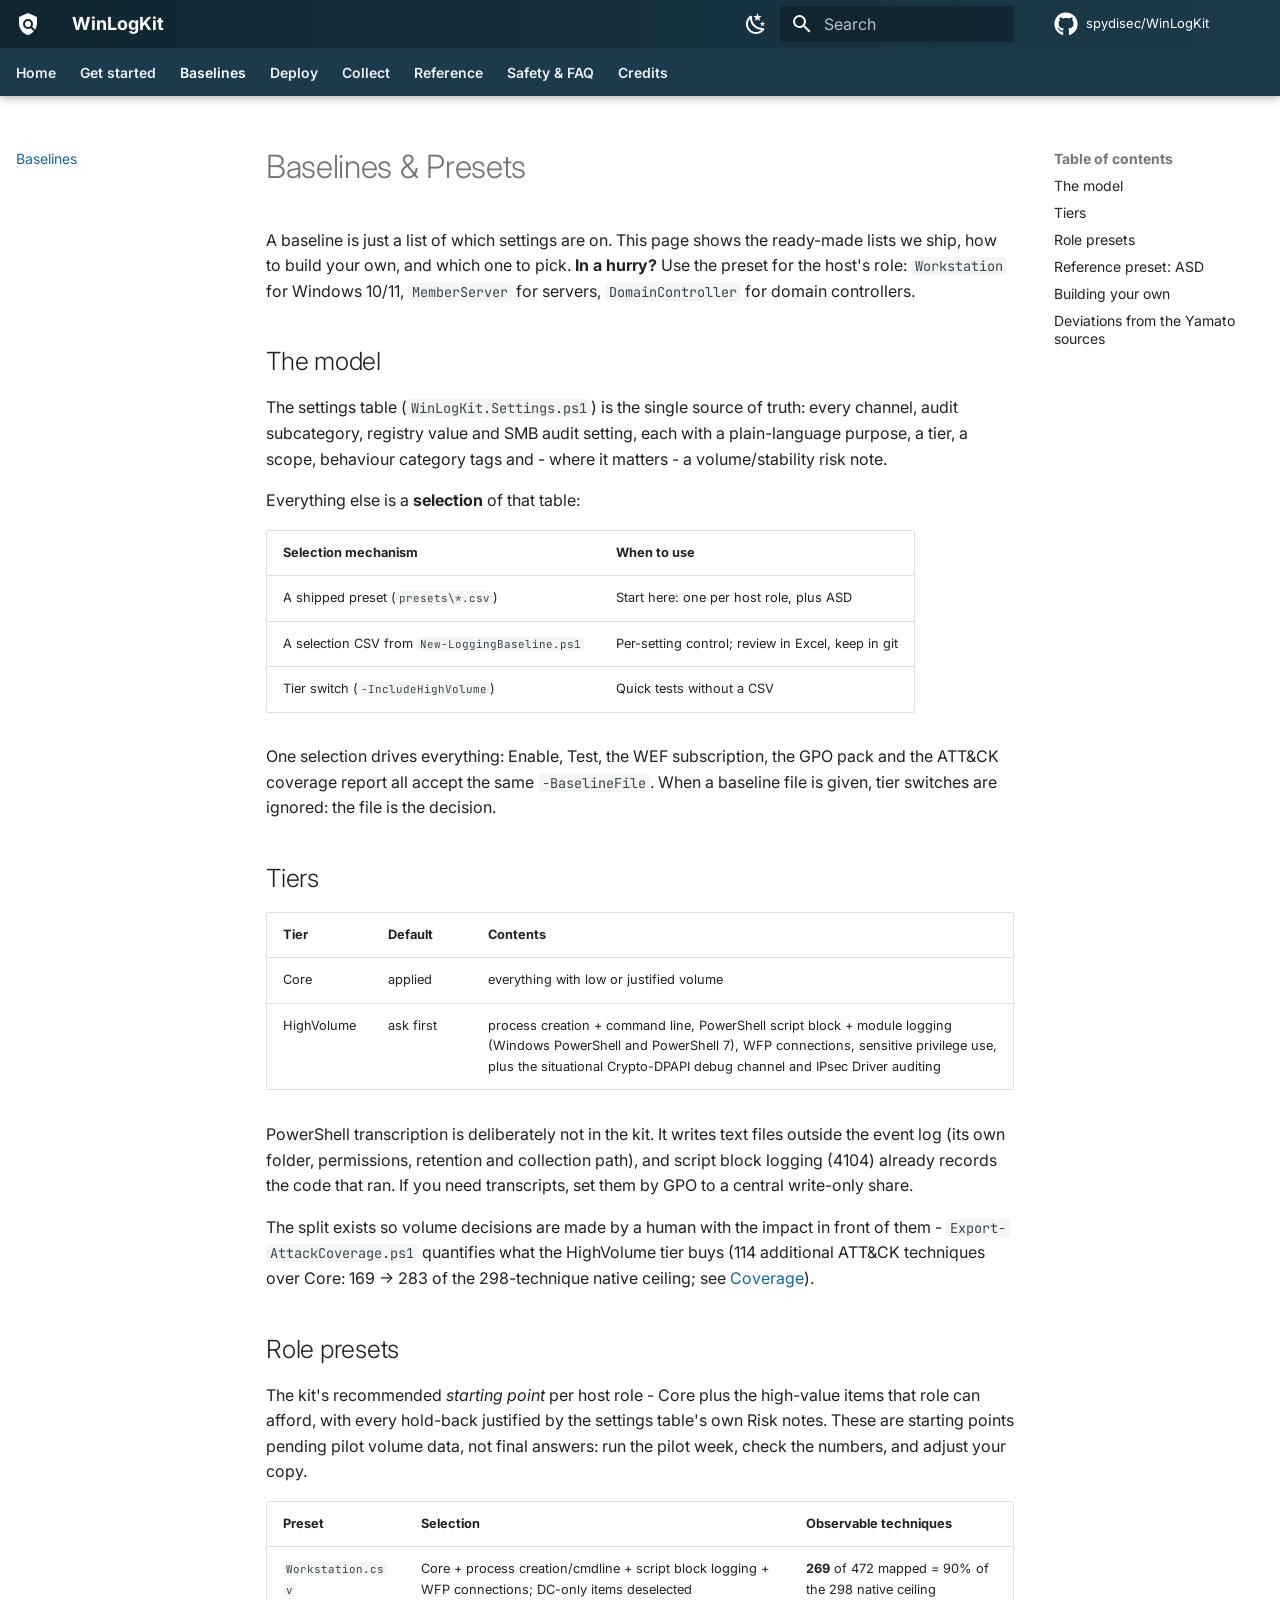
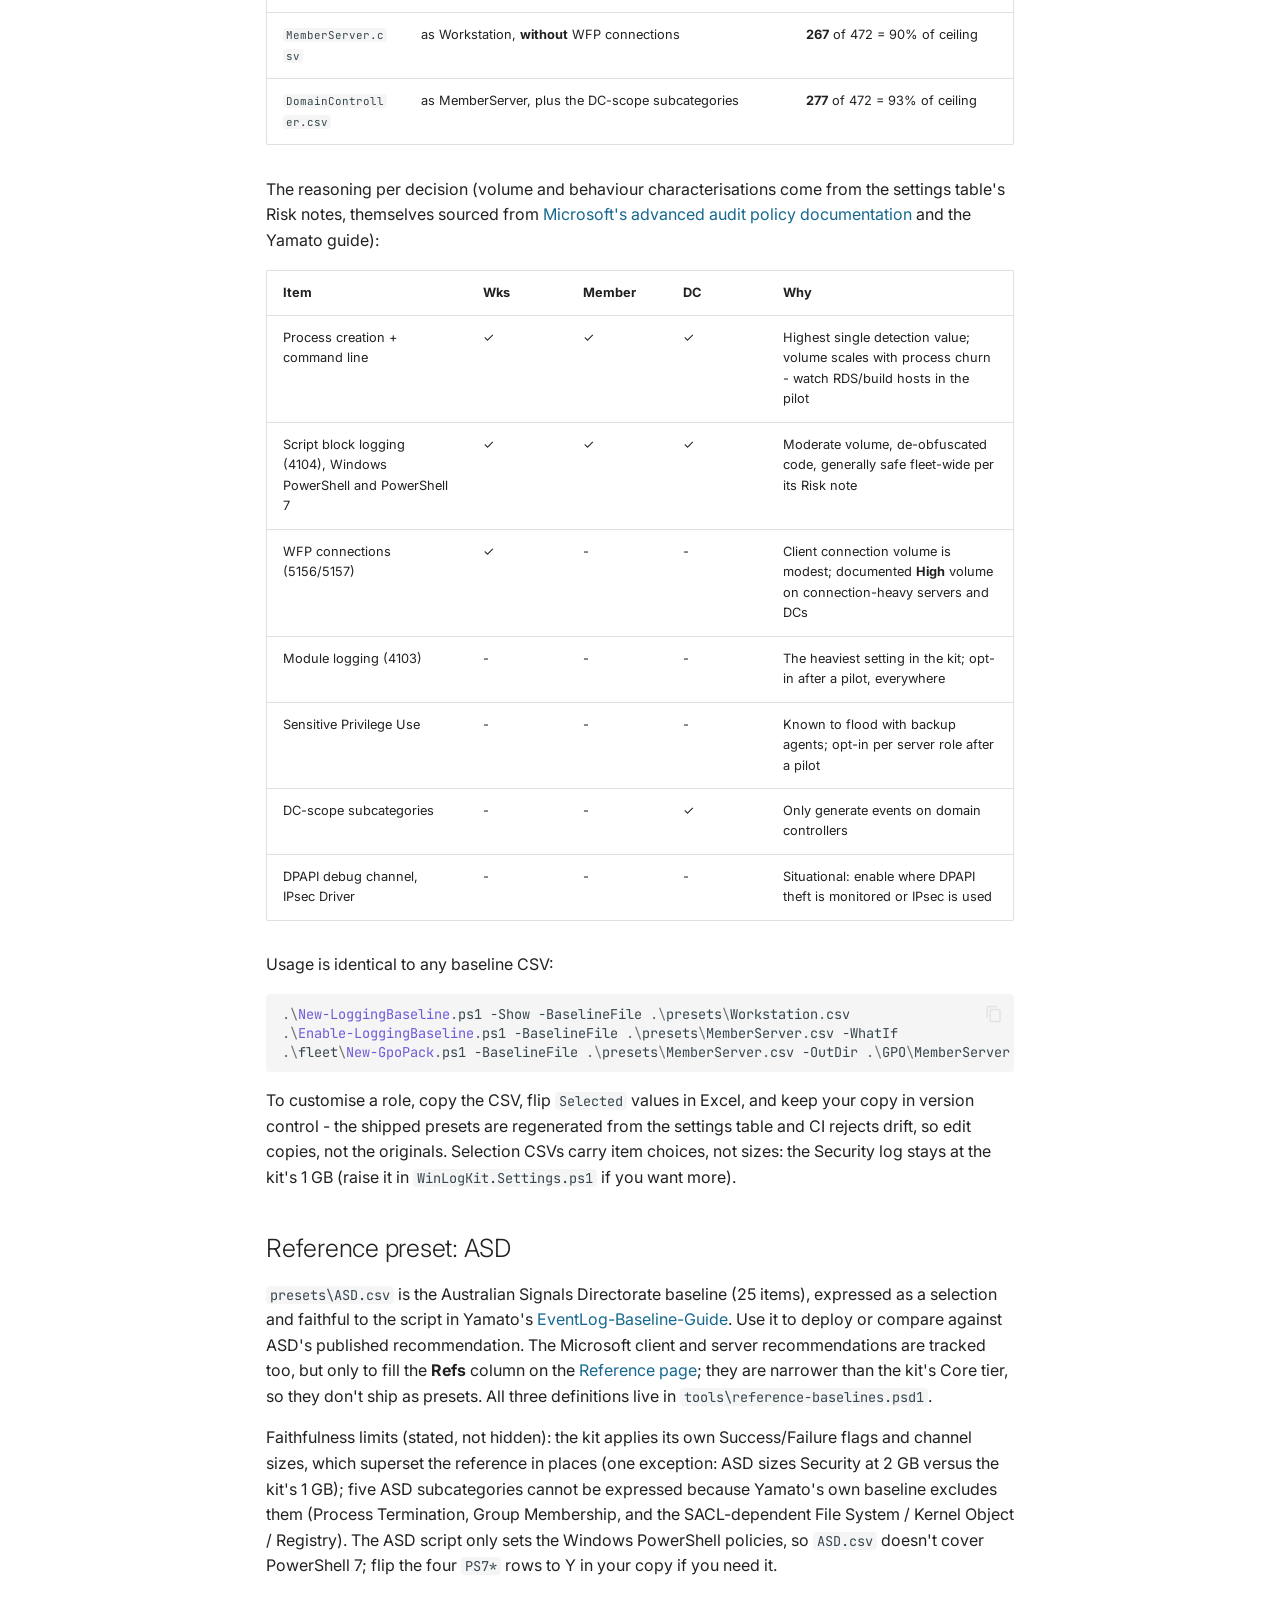
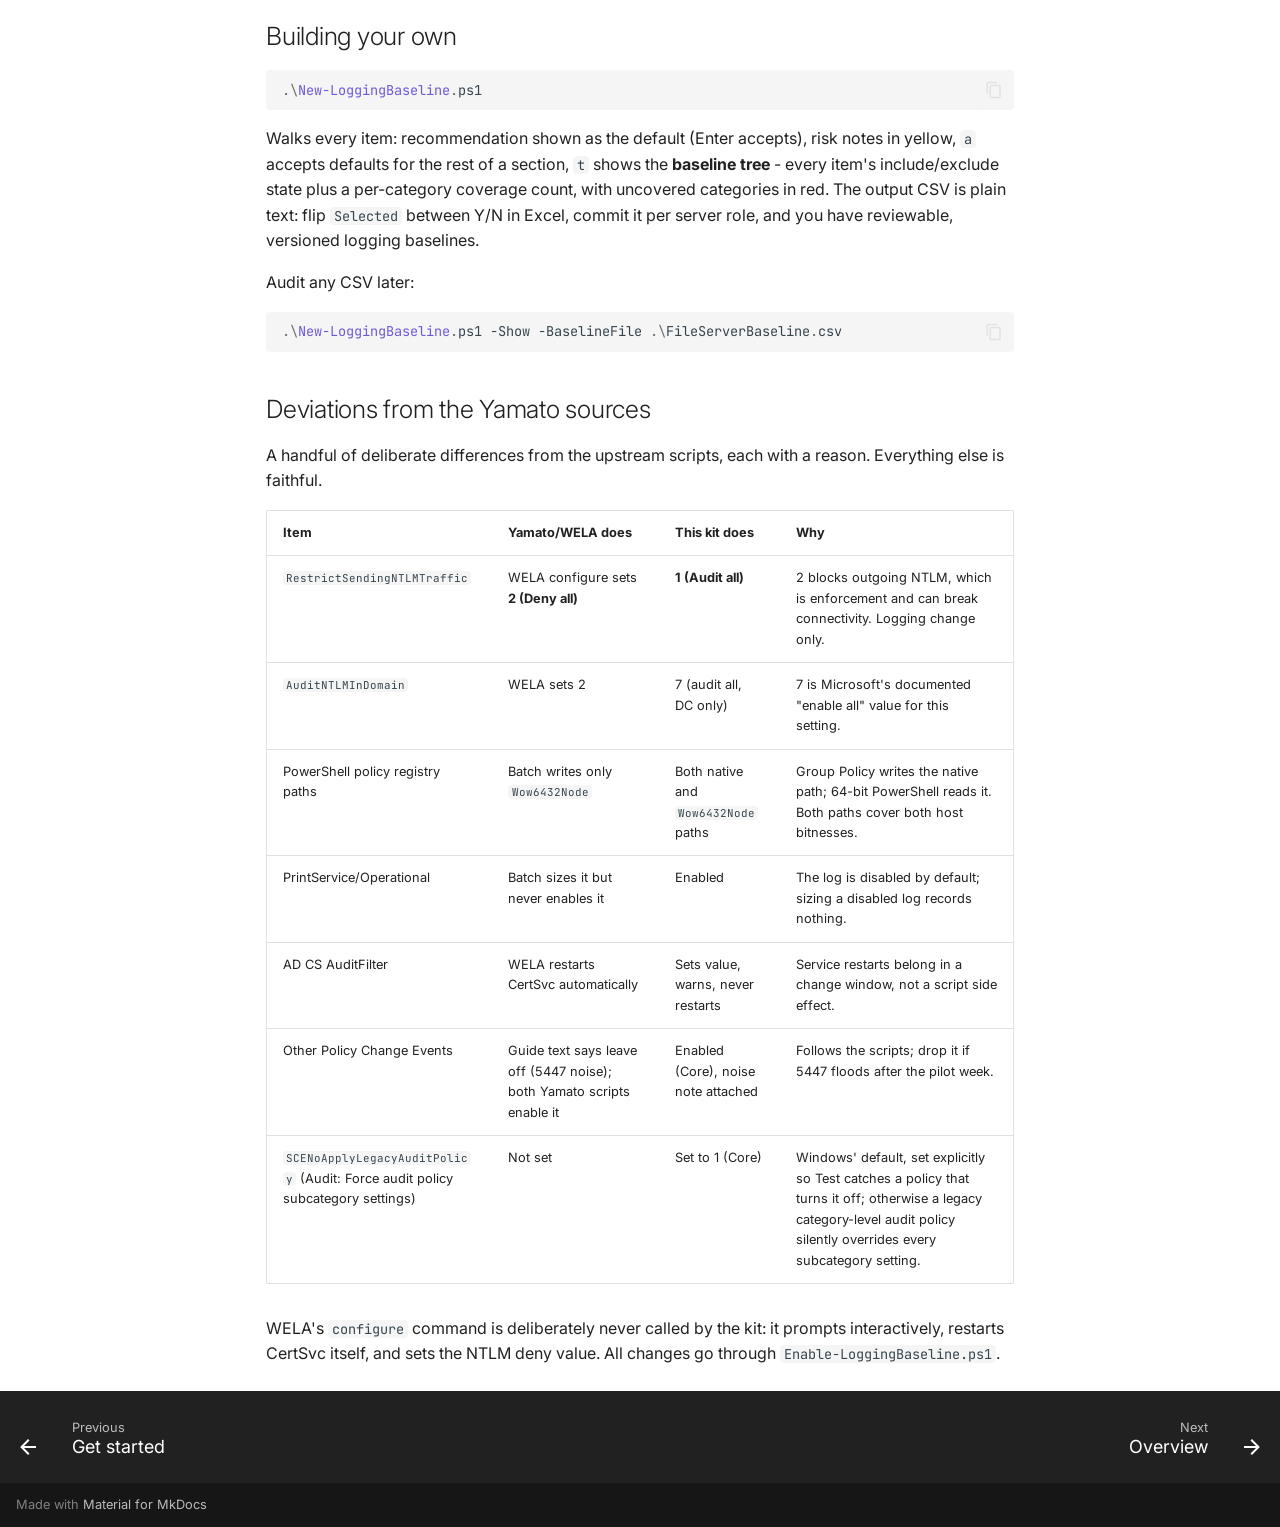
<file: baselines/index.html>
<!doctype html>
<html lang="en" class="no-js">
  <head>
    
      <meta charset="utf-8">
      <meta name="viewport" content="width=device-width,initial-scale=1">
      
        <meta name="description" content="Turn on the native Windows event logging security monitoring needs, prove it is recording, and undo it. Plain PowerShell - no modules, no agents, no downloads.">
      
      
      
        <link rel="canonical" href="https://spydisec.github.io/WinLogKit/baselines/">
      
      
        <link rel="prev" href="../getting-started/">
      
      
        <link rel="next" href="../deployment/">
      
      
        
      
      
      <link rel="icon" href="../assets/images/favicon.png">
      <meta name="generator" content="mkdocs-1.6.1, mkdocs-material-9.7.7">
    
    
      
        <title>Baselines - WinLogKit</title>
      
    
    
      <link rel="stylesheet" href="../assets/stylesheets/main.ec1eaa64.min.css">
      
        
        <link rel="stylesheet" href="../assets/stylesheets/palette.ab4e12ef.min.css">
      
      


    
    
      
    
    
      
        
        
        <link rel="preconnect" href="https://fonts.gstatic.com" crossorigin>
        <link rel="stylesheet" href="https://fonts.googleapis.com/css?family=Inter:300,300i,400,400i,700,700i%7CJetBrains+Mono:400,400i,700,700i&display=fallback">
        <style>:root{--md-text-font:"Inter";--md-code-font:"JetBrains Mono"}</style>
      
    
    
      <link rel="stylesheet" href="../stylesheets/extra.css">
    
    <script>__md_scope=new URL("..",location),__md_hash=e=>[...e].reduce(((e,_)=>(e<<5)-e+_.charCodeAt(0)),0),__md_get=(e,_=localStorage,t=__md_scope)=>JSON.parse(_.getItem(t.pathname+"."+e)),__md_set=(e,_,t=localStorage,a=__md_scope)=>{try{t.setItem(a.pathname+"."+e,JSON.stringify(_))}catch(e){}}</script>
    
      

    
    
  </head>
  
  
    
    
      
    
    
    
    
    <body dir="ltr" data-md-color-scheme="default" data-md-color-primary="custom" data-md-color-accent="custom">
  
    
    <input class="md-toggle" data-md-toggle="drawer" type="checkbox" id="__drawer" autocomplete="off">
    <input class="md-toggle" data-md-toggle="search" type="checkbox" id="__search" autocomplete="off">
    <label class="md-overlay" for="__drawer"></label>
    <div data-md-component="skip">
      
        
        <a href="#baselines-presets" class="md-skip">
          Skip to content
        </a>
      
    </div>
    <div data-md-component="announce">
      
    </div>
    
    
      

  

<header class="md-header md-header--shadow md-header--lifted" data-md-component="header">
  <nav class="md-header__inner md-grid" aria-label="Header">
    <a href=".." title="WinLogKit" class="md-header__button md-logo" aria-label="WinLogKit" data-md-component="logo">
      
  
  <svg xmlns="http://www.w3.org/2000/svg" viewBox="0 0 24 24"><path d="M12 9a3 3 0 0 1 3 3 3 3 0 0 1-3 3 3 3 0 0 1-3-3 3 3 0 0 1 3-3m5.86 10.31C16.23 21.22 14.28 22.45 12 23c-2.56-.61-4.7-2.07-6.42-4.37C3.86 16.34 3 13.8 3 11V5l9-4 9 4v6c0 2.39-.64 4.61-1.92 6.67l-2.91-2.91c.52-.79.83-1.76.83-2.76a5 5 0 0 0-5-5 5 5 0 0 0-5 5 5 5 0 0 0 5 5c1 0 1.97-.31 2.76-.83z"/></svg>

    </a>
    <label class="md-header__button md-icon" for="__drawer">
      
      <svg xmlns="http://www.w3.org/2000/svg" viewBox="0 0 24 24"><path d="M3 6h18v2H3zm0 5h18v2H3zm0 5h18v2H3z"/></svg>
    </label>
    <div class="md-header__title" data-md-component="header-title">
      <div class="md-header__ellipsis">
        <div class="md-header__topic">
          <span class="md-ellipsis">
            WinLogKit
          </span>
        </div>
        <div class="md-header__topic" data-md-component="header-topic">
          <span class="md-ellipsis">
            
              Baselines
            
          </span>
        </div>
      </div>
    </div>
    
      
        <form class="md-header__option" data-md-component="palette">
  
    
    
    
    <input class="md-option" data-md-color-media="(prefers-color-scheme: light)" data-md-color-scheme="default" data-md-color-primary="custom" data-md-color-accent="custom"  aria-label="Dark mode"  type="radio" name="__palette" id="__palette_0">
    
      <label class="md-header__button md-icon" title="Dark mode" for="__palette_1" hidden>
        <svg xmlns="http://www.w3.org/2000/svg" viewBox="0 0 24 24"><path d="m17.75 4.09-2.53 1.94.91 3.06-2.63-1.81-2.63 1.81.91-3.06-2.53-1.94L12.44 4l1.06-3 1.06 3zm3.5 6.91-1.64 1.25.59 1.98-1.7-1.17-1.7 1.17.59-1.98L15.75 11l2.06-.05L18.5 9l.69 1.95zm-2.28 4.95c.83-.08 1.72 1.1 1.19 1.85-.32.45-.66.87-1.08 1.27C15.17 23 8.84 23 4.94 19.07c-3.91-3.9-3.91-10.24 0-14.14.4-.4.82-.76 1.27-1.08.75-.53 1.93.36 1.85 1.19-.27 2.86.69 5.83 2.89 8.02a9.96 9.96 0 0 0 8.02 2.89m-1.64 2.02a12.08 12.08 0 0 1-7.8-3.47c-2.17-2.19-3.33-5-3.49-7.82-2.81 3.14-2.7 7.96.31 10.98 3.02 3.01 7.84 3.12 10.98.31"/></svg>
      </label>
    
  
    
    
    
    <input class="md-option" data-md-color-media="(prefers-color-scheme: dark)" data-md-color-scheme="slate" data-md-color-primary="custom" data-md-color-accent="custom"  aria-label="Light mode"  type="radio" name="__palette" id="__palette_1">
    
      <label class="md-header__button md-icon" title="Light mode" for="__palette_0" hidden>
        <svg xmlns="http://www.w3.org/2000/svg" viewBox="0 0 24 24"><path d="M12 7a5 5 0 0 1 5 5 5 5 0 0 1-5 5 5 5 0 0 1-5-5 5 5 0 0 1 5-5m0 2a3 3 0 0 0-3 3 3 3 0 0 0 3 3 3 3 0 0 0 3-3 3 3 0 0 0-3-3m0-7 2.39 3.42C13.65 5.15 12.84 5 12 5s-1.65.15-2.39.42zM3.34 7l4.16-.35A7.2 7.2 0 0 0 5.94 8.5c-.44.74-.69 1.5-.83 2.29zm.02 10 1.76-3.77a7.131 7.131 0 0 0 2.38 4.14zM20.65 7l-1.77 3.79a7.02 7.02 0 0 0-2.38-4.15zm-.01 10-4.14.36c.59-.51 1.12-1.14 1.54-1.86.42-.73.69-1.5.83-2.29zM12 22l-2.41-3.44c.74.27 1.55.44 2.41.44.82 0 1.63-.17 2.37-.44z"/></svg>
      </label>
    
  
</form>
      
    
    
      <script>var palette=__md_get("__palette");if(palette&&palette.color){if("(prefers-color-scheme)"===palette.color.media){var media=matchMedia("(prefers-color-scheme: light)"),input=document.querySelector(media.matches?"[data-md-color-media='(prefers-color-scheme: light)']":"[data-md-color-media='(prefers-color-scheme: dark)']");palette.color.media=input.getAttribute("data-md-color-media"),palette.color.scheme=input.getAttribute("data-md-color-scheme"),palette.color.primary=input.getAttribute("data-md-color-primary"),palette.color.accent=input.getAttribute("data-md-color-accent")}for(var[key,value]of Object.entries(palette.color))document.body.setAttribute("data-md-color-"+key,value)}</script>
    
    
    
      
      
        <label class="md-header__button md-icon" for="__search">
          
          <svg xmlns="http://www.w3.org/2000/svg" viewBox="0 0 24 24"><path d="M9.5 3A6.5 6.5 0 0 1 16 9.5c0 1.61-.59 3.09-1.56 4.23l.27.27h.79l5 5-1.5 1.5-5-5v-.79l-.27-.27A6.52 6.52 0 0 1 9.5 16 6.5 6.5 0 0 1 3 9.5 6.5 6.5 0 0 1 9.5 3m0 2C7 5 5 7 5 9.5S7 14 9.5 14 14 12 14 9.5 12 5 9.5 5"/></svg>
        </label>
        <div class="md-search" data-md-component="search" role="dialog">
  <label class="md-search__overlay" for="__search"></label>
  <div class="md-search__inner" role="search">
    <form class="md-search__form" name="search">
      <input type="text" class="md-search__input" name="query" aria-label="Search" placeholder="Search" autocapitalize="off" autocorrect="off" autocomplete="off" spellcheck="false" data-md-component="search-query" required>
      <label class="md-search__icon md-icon" for="__search">
        
        <svg xmlns="http://www.w3.org/2000/svg" viewBox="0 0 24 24"><path d="M9.5 3A6.5 6.5 0 0 1 16 9.5c0 1.61-.59 3.09-1.56 4.23l.27.27h.79l5 5-1.5 1.5-5-5v-.79l-.27-.27A6.52 6.52 0 0 1 9.5 16 6.5 6.5 0 0 1 3 9.5 6.5 6.5 0 0 1 9.5 3m0 2C7 5 5 7 5 9.5S7 14 9.5 14 14 12 14 9.5 12 5 9.5 5"/></svg>
        
        <svg xmlns="http://www.w3.org/2000/svg" viewBox="0 0 24 24"><path d="M20 11v2H8l5.5 5.5-1.42 1.42L4.16 12l7.92-7.92L13.5 5.5 8 11z"/></svg>
      </label>
      <nav class="md-search__options" aria-label="Search">
        
        <button type="reset" class="md-search__icon md-icon" title="Clear" aria-label="Clear" tabindex="-1">
          
          <svg xmlns="http://www.w3.org/2000/svg" viewBox="0 0 24 24"><path d="M19 6.41 17.59 5 12 10.59 6.41 5 5 6.41 10.59 12 5 17.59 6.41 19 12 13.41 17.59 19 19 17.59 13.41 12z"/></svg>
        </button>
      </nav>
      
        <div class="md-search__suggest" data-md-component="search-suggest"></div>
      
    </form>
    <div class="md-search__output">
      <div class="md-search__scrollwrap" tabindex="0" data-md-scrollfix>
        <div class="md-search-result" data-md-component="search-result">
          <div class="md-search-result__meta">
            Initializing search
          </div>
          <ol class="md-search-result__list" role="presentation"></ol>
        </div>
      </div>
    </div>
  </div>
</div>
      
    
    
      <div class="md-header__source">
        <a href="https://github.com/spydisec/WinLogKit" title="Go to repository" class="md-source" data-md-component="source">
  <div class="md-source__icon md-icon">
    
    <svg xmlns="http://www.w3.org/2000/svg" viewBox="0 0 512 512"><!--! Font Awesome Free 7.1.0 by @fontawesome - https://fontawesome.com License - https://fontawesome.com/license/free (Icons: CC BY 4.0, Fonts: SIL OFL 1.1, Code: MIT License) Copyright 2025 Fonticons, Inc.--><path d="M173.9 397.4c0 2-2.3 3.6-5.2 3.6-3.3.3-5.6-1.3-5.6-3.6 0-2 2.3-3.6 5.2-3.6 3-.3 5.6 1.3 5.6 3.6m-31.1-4.5c-.7 2 1.3 4.3 4.3 4.9 2.6 1 5.6 0 6.2-2s-1.3-4.3-4.3-5.2c-2.6-.7-5.5.3-6.2 2.3m44.2-1.7c-2.9.7-4.9 2.6-4.6 4.9.3 2 2.9 3.3 5.9 2.6 2.9-.7 4.9-2.6 4.6-4.6-.3-1.9-3-3.2-5.9-2.9M252.8 8C114.1 8 8 113.3 8 252c0 110.9 69.8 205.8 169.5 239.2 12.8 2.3 17.3-5.6 17.3-12.1 0-6.2-.3-40.4-.3-61.4 0 0-70 15-84.7-29.8 0 0-11.4-29.1-27.8-36.6 0 0-22.9-15.7 1.6-15.4 0 0 24.9 2 38.6 25.8 21.9 38.6 58.6 27.5 72.9 20.9 2.3-16 8.8-27.1 16-33.7-55.9-6.2-112.3-14.3-112.3-110.5 0-27.5 7.6-41.3 23.6-58.9-2.6-6.5-11.1-33.3 2.6-67.9 20.9-6.5 69 27 69 27 20-5.6 41.5-8.5 62.8-8.5s42.8 2.9 62.8 8.5c0 0 48.1-33.6 69-27 13.7 34.7 5.2 61.4 2.6 67.9 16 17.7 25.8 31.5 25.8 58.9 0 96.5-58.9 104.2-114.8 110.5 9.2 7.9 17 22.9 17 46.4 0 33.7-.3 75.4-.3 83.6 0 6.5 4.6 14.4 17.3 12.1C436.2 457.8 504 362.9 504 252 504 113.3 391.5 8 252.8 8M105.2 352.9c-1.3 1-1 3.3.7 5.2 1.6 1.6 3.9 2.3 5.2 1 1.3-1 1-3.3-.7-5.2-1.6-1.6-3.9-2.3-5.2-1m-10.8-8.1c-.7 1.3.3 2.9 2.3 3.9 1.6 1 3.6.7 4.3-.7.7-1.3-.3-2.9-2.3-3.9-2-.6-3.6-.3-4.3.7m32.4 35.6c-1.6 1.3-1 4.3 1.3 6.2 2.3 2.3 5.2 2.6 6.5 1 1.3-1.3.7-4.3-1.3-6.2-2.2-2.3-5.2-2.6-6.5-1m-11.4-14.7c-1.6 1-1.6 3.6 0 5.9s4.3 3.3 5.6 2.3c1.6-1.3 1.6-3.9 0-6.2-1.4-2.3-4-3.3-5.6-2"/></svg>
  </div>
  <div class="md-source__repository">
    spydisec/WinLogKit
  </div>
</a>
      </div>
    
  </nav>
  
    
      
<nav class="md-tabs" aria-label="Tabs" data-md-component="tabs">
  <div class="md-grid">
    <ul class="md-tabs__list">
      
        
  
  
  
  
    <li class="md-tabs__item">
      <a href=".." class="md-tabs__link">
        
  
  
    
  
  Home

      </a>
    </li>
  

      
        
  
  
  
  
    <li class="md-tabs__item">
      <a href="../getting-started/" class="md-tabs__link">
        
  
  
    
  
  Get started

      </a>
    </li>
  

      
        
  
  
  
    
  
  
    <li class="md-tabs__item md-tabs__item--active">
      <a href="./" class="md-tabs__link">
        
  
  
    
  
  Baselines

      </a>
    </li>
  

      
        
  
  
  
  
    
    
      <li class="md-tabs__item">
        <a href="../deployment/" class="md-tabs__link">
          
  
  
  Deploy

        </a>
      </li>
    
  

      
        
  
  
  
  
    <li class="md-tabs__item">
      <a href="../wec/" class="md-tabs__link">
        
  
  
    
  
  Collect

      </a>
    </li>
  

      
        
  
  
  
  
    
    
      <li class="md-tabs__item">
        <a href="../commands/" class="md-tabs__link">
          
  
  
  Reference

        </a>
      </li>
    
  

      
        
  
  
  
  
    <li class="md-tabs__item">
      <a href="../safety/" class="md-tabs__link">
        
  
  
    
  
  Safety & FAQ

      </a>
    </li>
  

      
        
  
  
  
  
    <li class="md-tabs__item">
      <a href="../credits/" class="md-tabs__link">
        
  
  
    
  
  Credits

      </a>
    </li>
  

      
    </ul>
  </div>
</nav>
    
  
</header>
    
    <div class="md-container" data-md-component="container">
      
      
        
      
      <main class="md-main" data-md-component="main">
        <div class="md-main__inner md-grid">
          
            
              
              <div class="md-sidebar md-sidebar--primary" data-md-component="sidebar" data-md-type="navigation" >
                <div class="md-sidebar__scrollwrap">
                  <div class="md-sidebar__inner">
                    


  


<nav class="md-nav md-nav--primary md-nav--lifted" aria-label="Navigation" data-md-level="0">
  <label class="md-nav__title" for="__drawer">
    <a href=".." title="WinLogKit" class="md-nav__button md-logo" aria-label="WinLogKit" data-md-component="logo">
      
  
  <svg xmlns="http://www.w3.org/2000/svg" viewBox="0 0 24 24"><path d="M12 9a3 3 0 0 1 3 3 3 3 0 0 1-3 3 3 3 0 0 1-3-3 3 3 0 0 1 3-3m5.86 10.31C16.23 21.22 14.28 22.45 12 23c-2.56-.61-4.7-2.07-6.42-4.37C3.86 16.34 3 13.8 3 11V5l9-4 9 4v6c0 2.39-.64 4.61-1.92 6.67l-2.91-2.91c.52-.79.83-1.76.83-2.76a5 5 0 0 0-5-5 5 5 0 0 0-5 5 5 5 0 0 0 5 5c1 0 1.97-.31 2.76-.83z"/></svg>

    </a>
    WinLogKit
  </label>
  
    <div class="md-nav__source">
      <a href="https://github.com/spydisec/WinLogKit" title="Go to repository" class="md-source" data-md-component="source">
  <div class="md-source__icon md-icon">
    
    <svg xmlns="http://www.w3.org/2000/svg" viewBox="0 0 512 512"><!--! Font Awesome Free 7.1.0 by @fontawesome - https://fontawesome.com License - https://fontawesome.com/license/free (Icons: CC BY 4.0, Fonts: SIL OFL 1.1, Code: MIT License) Copyright 2025 Fonticons, Inc.--><path d="M173.9 397.4c0 2-2.3 3.6-5.2 3.6-3.3.3-5.6-1.3-5.6-3.6 0-2 2.3-3.6 5.2-3.6 3-.3 5.6 1.3 5.6 3.6m-31.1-4.5c-.7 2 1.3 4.3 4.3 4.9 2.6 1 5.6 0 6.2-2s-1.3-4.3-4.3-5.2c-2.6-.7-5.5.3-6.2 2.3m44.2-1.7c-2.9.7-4.9 2.6-4.6 4.9.3 2 2.9 3.3 5.9 2.6 2.9-.7 4.9-2.6 4.6-4.6-.3-1.9-3-3.2-5.9-2.9M252.8 8C114.1 8 8 113.3 8 252c0 110.9 69.8 205.8 169.5 239.2 12.8 2.3 17.3-5.6 17.3-12.1 0-6.2-.3-40.4-.3-61.4 0 0-70 15-84.7-29.8 0 0-11.4-29.1-27.8-36.6 0 0-22.9-15.7 1.6-15.4 0 0 24.9 2 38.6 25.8 21.9 38.6 58.6 27.5 72.9 20.9 2.3-16 8.8-27.1 16-33.7-55.9-6.2-112.3-14.3-112.3-110.5 0-27.5 7.6-41.3 23.6-58.9-2.6-6.5-11.1-33.3 2.6-67.9 20.9-6.5 69 27 69 27 20-5.6 41.5-8.5 62.8-8.5s42.8 2.9 62.8 8.5c0 0 48.1-33.6 69-27 13.7 34.7 5.2 61.4 2.6 67.9 16 17.7 25.8 31.5 25.8 58.9 0 96.5-58.9 104.2-114.8 110.5 9.2 7.9 17 22.9 17 46.4 0 33.7-.3 75.4-.3 83.6 0 6.5 4.6 14.4 17.3 12.1C436.2 457.8 504 362.9 504 252 504 113.3 391.5 8 252.8 8M105.2 352.9c-1.3 1-1 3.3.7 5.2 1.6 1.6 3.9 2.3 5.2 1 1.3-1 1-3.3-.7-5.2-1.6-1.6-3.9-2.3-5.2-1m-10.8-8.1c-.7 1.3.3 2.9 2.3 3.9 1.6 1 3.6.7 4.3-.7.7-1.3-.3-2.9-2.3-3.9-2-.6-3.6-.3-4.3.7m32.4 35.6c-1.6 1.3-1 4.3 1.3 6.2 2.3 2.3 5.2 2.6 6.5 1 1.3-1.3.7-4.3-1.3-6.2-2.2-2.3-5.2-2.6-6.5-1m-11.4-14.7c-1.6 1-1.6 3.6 0 5.9s4.3 3.3 5.6 2.3c1.6-1.3 1.6-3.9 0-6.2-1.4-2.3-4-3.3-5.6-2"/></svg>
  </div>
  <div class="md-source__repository">
    spydisec/WinLogKit
  </div>
</a>
    </div>
  
  <ul class="md-nav__list" data-md-scrollfix>
    
      
      
  
  
  
  
    <li class="md-nav__item">
      <a href=".." class="md-nav__link">
        
  
  
  <span class="md-ellipsis">
    
  
    Home
  

    
  </span>
  
  

      </a>
    </li>
  

    
      
      
  
  
  
  
    <li class="md-nav__item">
      <a href="../getting-started/" class="md-nav__link">
        
  
  
  <span class="md-ellipsis">
    
  
    Get started
  

    
  </span>
  
  

      </a>
    </li>
  

    
      
      
  
  
    
  
  
  
    <li class="md-nav__item md-nav__item--active">
      
      <input class="md-nav__toggle md-toggle" type="checkbox" id="__toc">
      
      
        
      
      
        <label class="md-nav__link md-nav__link--active" for="__toc">
          
  
  
  <span class="md-ellipsis">
    
  
    Baselines
  

    
  </span>
  
  

          <span class="md-nav__icon md-icon"></span>
        </label>
      
      <a href="./" class="md-nav__link md-nav__link--active">
        
  
  
  <span class="md-ellipsis">
    
  
    Baselines
  

    
  </span>
  
  

      </a>
      
        

<nav class="md-nav md-nav--secondary" aria-label="Table of contents">
  
  
  
    
  
  
    <label class="md-nav__title" for="__toc">
      <span class="md-nav__icon md-icon"></span>
      Table of contents
    </label>
    <ul class="md-nav__list" data-md-component="toc" data-md-scrollfix>
      
        <li class="md-nav__item">
  <a href="#the-model" class="md-nav__link">
    <span class="md-ellipsis">
      
        The model
      
    </span>
  </a>
  
</li>
      
        <li class="md-nav__item">
  <a href="#tiers" class="md-nav__link">
    <span class="md-ellipsis">
      
        Tiers
      
    </span>
  </a>
  
</li>
      
        <li class="md-nav__item">
  <a href="#role-presets" class="md-nav__link">
    <span class="md-ellipsis">
      
        Role presets
      
    </span>
  </a>
  
</li>
      
        <li class="md-nav__item">
  <a href="#reference-preset-asd" class="md-nav__link">
    <span class="md-ellipsis">
      
        Reference preset: ASD
      
    </span>
  </a>
  
</li>
      
        <li class="md-nav__item">
  <a href="#building-your-own" class="md-nav__link">
    <span class="md-ellipsis">
      
        Building your own
      
    </span>
  </a>
  
</li>
      
        <li class="md-nav__item">
  <a href="#deviations-from-the-yamato-sources" class="md-nav__link">
    <span class="md-ellipsis">
      
        Deviations from the Yamato sources
      
    </span>
  </a>
  
</li>
      
    </ul>
  
</nav>
      
    </li>
  

    
      
      
  
  
  
  
    
    
    
    
      
      
    
    
    <li class="md-nav__item md-nav__item--nested">
      
        
        
        <input class="md-nav__toggle md-toggle " type="checkbox" id="__nav_4" >
        
          
          <label class="md-nav__link" for="__nav_4" id="__nav_4_label" tabindex="0">
            
  
  
  <span class="md-ellipsis">
    
  
    Deploy
  

    
  </span>
  
  

            <span class="md-nav__icon md-icon"></span>
          </label>
        
        <nav class="md-nav" data-md-level="1" aria-labelledby="__nav_4_label" aria-expanded="false">
          <label class="md-nav__title" for="__nav_4">
            <span class="md-nav__icon md-icon"></span>
            
  
    Deploy
  

          </label>
          <ul class="md-nav__list" data-md-scrollfix>
            
              
                
  
  
  
  
    <li class="md-nav__item">
      <a href="../deployment/" class="md-nav__link">
        
  
  
  <span class="md-ellipsis">
    
  
    Overview
  

    
  </span>
  
  

      </a>
    </li>
  

              
            
              
                
  
  
  
  
    <li class="md-nav__item">
      <a href="../intune-csp/" class="md-nav__link">
        
  
  
  <span class="md-ellipsis">
    
  
    Intune Settings catalog
  

    
  </span>
  
  

      </a>
    </li>
  

              
            
              
                
  
  
  
  
    <li class="md-nav__item">
      <a href="../gpo-paths/" class="md-nav__link">
        
  
  
  <span class="md-ellipsis">
    
  
    Group Policy paths
  

    
  </span>
  
  

      </a>
    </li>
  

              
            
          </ul>
        </nav>
      
    </li>
  

    
      
      
  
  
  
  
    <li class="md-nav__item">
      <a href="../wec/" class="md-nav__link">
        
  
  
  <span class="md-ellipsis">
    
  
    Collect
  

    
  </span>
  
  

      </a>
    </li>
  

    
      
      
  
  
  
  
    
    
    
    
      
      
    
    
    <li class="md-nav__item md-nav__item--nested">
      
        
        
        <input class="md-nav__toggle md-toggle " type="checkbox" id="__nav_6" >
        
          
          <label class="md-nav__link" for="__nav_6" id="__nav_6_label" tabindex="0">
            
  
  
  <span class="md-ellipsis">
    
  
    Reference
  

    
  </span>
  
  

            <span class="md-nav__icon md-icon"></span>
          </label>
        
        <nav class="md-nav" data-md-level="1" aria-labelledby="__nav_6_label" aria-expanded="false">
          <label class="md-nav__title" for="__nav_6">
            <span class="md-nav__icon md-icon"></span>
            
  
    Reference
  

          </label>
          <ul class="md-nav__list" data-md-scrollfix>
            
              
                
  
  
  
  
    <li class="md-nav__item">
      <a href="../commands/" class="md-nav__link">
        
  
  
  <span class="md-ellipsis">
    
  
    Commands
  

    
  </span>
  
  

      </a>
    </li>
  

              
            
              
                
  
  
  
  
    <li class="md-nav__item">
      <a href="../reference/" class="md-nav__link">
        
  
  
  <span class="md-ellipsis">
    
  
    Settings
  

    
  </span>
  
  

      </a>
    </li>
  

              
            
              
                
  
  
  
  
    <li class="md-nav__item">
      <a href="../mapping/" class="md-nav__link">
        
  
  
  <span class="md-ellipsis">
    
  
    Coverage
  

    
  </span>
  
  

      </a>
    </li>
  

              
            
          </ul>
        </nav>
      
    </li>
  

    
      
      
  
  
  
  
    <li class="md-nav__item">
      <a href="../safety/" class="md-nav__link">
        
  
  
  <span class="md-ellipsis">
    
  
    Safety & FAQ
  

    
  </span>
  
  

      </a>
    </li>
  

    
      
      
  
  
  
  
    <li class="md-nav__item">
      <a href="../credits/" class="md-nav__link">
        
  
  
  <span class="md-ellipsis">
    
  
    Credits
  

    
  </span>
  
  

      </a>
    </li>
  

    
  </ul>
</nav>
                  </div>
                </div>
              </div>
            
            
              
              <div class="md-sidebar md-sidebar--secondary" data-md-component="sidebar" data-md-type="toc" >
                <div class="md-sidebar__scrollwrap">
                  <div class="md-sidebar__inner">
                    

<nav class="md-nav md-nav--secondary" aria-label="Table of contents">
  
  
  
    
  
  
    <label class="md-nav__title" for="__toc">
      <span class="md-nav__icon md-icon"></span>
      Table of contents
    </label>
    <ul class="md-nav__list" data-md-component="toc" data-md-scrollfix>
      
        <li class="md-nav__item">
  <a href="#the-model" class="md-nav__link">
    <span class="md-ellipsis">
      
        The model
      
    </span>
  </a>
  
</li>
      
        <li class="md-nav__item">
  <a href="#tiers" class="md-nav__link">
    <span class="md-ellipsis">
      
        Tiers
      
    </span>
  </a>
  
</li>
      
        <li class="md-nav__item">
  <a href="#role-presets" class="md-nav__link">
    <span class="md-ellipsis">
      
        Role presets
      
    </span>
  </a>
  
</li>
      
        <li class="md-nav__item">
  <a href="#reference-preset-asd" class="md-nav__link">
    <span class="md-ellipsis">
      
        Reference preset: ASD
      
    </span>
  </a>
  
</li>
      
        <li class="md-nav__item">
  <a href="#building-your-own" class="md-nav__link">
    <span class="md-ellipsis">
      
        Building your own
      
    </span>
  </a>
  
</li>
      
        <li class="md-nav__item">
  <a href="#deviations-from-the-yamato-sources" class="md-nav__link">
    <span class="md-ellipsis">
      
        Deviations from the Yamato sources
      
    </span>
  </a>
  
</li>
      
    </ul>
  
</nav>
                  </div>
                </div>
              </div>
            
          
          
            <div class="md-content" data-md-component="content">
              
              <article class="md-content__inner md-typeset">
                
                  


  
  


<h1 id="baselines-presets">Baselines &amp; Presets<a class="headerlink" href="#baselines-presets" title="Permanent link">&para;</a></h1>
<p>A baseline is just a list of which settings are on. This page shows the
ready-made lists we ship, how to build your own, and which one to pick.
<strong>In a hurry?</strong> Use the preset for the host's role: <code>Workstation</code> for
Windows 10/11, <code>MemberServer</code> for servers, <code>DomainController</code> for domain
controllers.</p>
<h2 id="the-model">The model<a class="headerlink" href="#the-model" title="Permanent link">&para;</a></h2>
<p>The settings table (<code>WinLogKit.Settings.ps1</code>) is the single source of
truth: every channel, audit subcategory, registry value and SMB audit
setting, each with a plain-language purpose, a tier, a scope, behaviour
category tags and - where it matters - a volume/stability risk note.</p>
<p>Everything else is a <strong>selection</strong> of that table:</p>
<table>
<thead>
<tr>
<th>Selection mechanism</th>
<th>When to use</th>
</tr>
</thead>
<tbody>
<tr>
<td>A shipped preset (<code>presets\*.csv</code>)</td>
<td>Start here: one per host role, plus ASD</td>
</tr>
<tr>
<td>A selection CSV from <code>New-LoggingBaseline.ps1</code></td>
<td>Per-setting control; review in Excel, keep in git</td>
</tr>
<tr>
<td>Tier switch (<code>-IncludeHighVolume</code>)</td>
<td>Quick tests without a CSV</td>
</tr>
</tbody>
</table>
<p>One selection drives everything: Enable, Test, the WEF
subscription, the GPO pack and the ATT&amp;CK coverage report all accept the
same <code>-BaselineFile</code>. When a baseline file is given, tier switches are
ignored: the file is the decision.</p>
<h2 id="tiers">Tiers<a class="headerlink" href="#tiers" title="Permanent link">&para;</a></h2>
<table>
<thead>
<tr>
<th>Tier</th>
<th>Default</th>
<th>Contents</th>
</tr>
</thead>
<tbody>
<tr>
<td>Core</td>
<td>applied</td>
<td>everything with low or justified volume</td>
</tr>
<tr>
<td>HighVolume</td>
<td>ask first</td>
<td>process creation + command line, PowerShell script block + module logging (Windows PowerShell and PowerShell 7), WFP connections, sensitive privilege use, plus the situational Crypto-DPAPI debug channel and IPsec Driver auditing</td>
</tr>
</tbody>
</table>
<p>PowerShell transcription is deliberately not in the kit. It writes text
files outside the event log (its own folder, permissions, retention and
collection path), and script block logging (4104) already records the code
that ran. If you need transcripts, set them by GPO to a central
write-only share.</p>
<p>The split exists so volume decisions are made by a human with the impact in
front of them - <code>Export-AttackCoverage.ps1</code> quantifies what the HighVolume
tier buys (114 additional ATT&amp;CK techniques over Core: 169 -&gt; 283 of the
298-technique native ceiling; see <a href="../mapping/">Coverage</a>).</p>
<h2 id="role-presets">Role presets<a class="headerlink" href="#role-presets" title="Permanent link">&para;</a></h2>
<p>The kit's recommended <em>starting point</em> per host role - Core plus the
high-value items that role can afford, with every hold-back justified by the
settings table's own Risk notes. These are starting points pending pilot
volume data, not final answers: run the pilot week, check the numbers, and
adjust your copy.</p>
<table>
<thead>
<tr>
<th>Preset</th>
<th>Selection</th>
<th>Observable techniques</th>
</tr>
</thead>
<tbody>
<tr>
<td><code>Workstation.csv</code></td>
<td>Core + process creation/cmdline + script block logging + WFP connections; DC-only items deselected</td>
<td><strong>269</strong> of 472 mapped = 90% of the 298 native ceiling</td>
</tr>
<tr>
<td><code>MemberServer.csv</code></td>
<td>as Workstation, <strong>without</strong> WFP connections</td>
<td><strong>267</strong> of 472 = 90% of ceiling</td>
</tr>
<tr>
<td><code>DomainController.csv</code></td>
<td>as MemberServer, plus the DC-scope subcategories</td>
<td><strong>277</strong> of 472 = 93% of ceiling</td>
</tr>
</tbody>
</table>
<p>The reasoning per decision (volume and behaviour characterisations come from
the settings table's Risk notes, themselves sourced from
<a href="https://learn.microsoft.com/windows-server/identity/ad-ds/plan/security-best-practices/advanced-audit-policy-configuration">Microsoft's advanced audit policy documentation</a>
and the Yamato guide):</p>
<table>
<thead>
<tr>
<th>Item</th>
<th>Wks</th>
<th>Member</th>
<th>DC</th>
<th>Why</th>
</tr>
</thead>
<tbody>
<tr>
<td>Process creation + command line</td>
<td>✓</td>
<td>✓</td>
<td>✓</td>
<td>Highest single detection value; volume scales with process churn - watch RDS/build hosts in the pilot</td>
</tr>
<tr>
<td>Script block logging (4104), Windows PowerShell and PowerShell 7</td>
<td>✓</td>
<td>✓</td>
<td>✓</td>
<td>Moderate volume, de-obfuscated code, generally safe fleet-wide per its Risk note</td>
</tr>
<tr>
<td>WFP connections (5156/5157)</td>
<td>✓</td>
<td>-</td>
<td>-</td>
<td>Client connection volume is modest; documented <strong>High</strong> volume on connection-heavy servers and DCs</td>
</tr>
<tr>
<td>Module logging (4103)</td>
<td>-</td>
<td>-</td>
<td>-</td>
<td>The heaviest setting in the kit; opt-in after a pilot, everywhere</td>
</tr>
<tr>
<td>Sensitive Privilege Use</td>
<td>-</td>
<td>-</td>
<td>-</td>
<td>Known to flood with backup agents; opt-in per server role after a pilot</td>
</tr>
<tr>
<td>DC-scope subcategories</td>
<td>-</td>
<td>-</td>
<td>✓</td>
<td>Only generate events on domain controllers</td>
</tr>
<tr>
<td>DPAPI debug channel, IPsec Driver</td>
<td>-</td>
<td>-</td>
<td>-</td>
<td>Situational: enable where DPAPI theft is monitored or IPsec is used</td>
</tr>
</tbody>
</table>
<p>Usage is identical to any baseline CSV:</p>
<div class="highlight"><pre><span></span><code><span class="p">.\</span><span class="nb">New-LoggingBaseline</span><span class="p">.</span><span class="n">ps1</span> <span class="n">-Show</span> <span class="n">-BaselineFile</span> <span class="p">.\</span><span class="n">presets</span><span class="p">\</span><span class="n">Workstation</span><span class="p">.</span><span class="n">csv</span>
<span class="p">.\</span><span class="nb">Enable-LoggingBaseline</span><span class="p">.</span><span class="n">ps1</span> <span class="n">-BaselineFile</span> <span class="p">.\</span><span class="n">presets</span><span class="p">\</span><span class="n">MemberServer</span><span class="p">.</span><span class="n">csv</span> <span class="n">-WhatIf</span>
<span class="p">.\</span><span class="n">fleet</span><span class="p">\</span><span class="nb">New-GpoPack</span><span class="p">.</span><span class="n">ps1</span> <span class="n">-BaselineFile</span> <span class="p">.\</span><span class="n">presets</span><span class="p">\</span><span class="n">MemberServer</span><span class="p">.</span><span class="n">csv</span> <span class="n">-OutDir</span> <span class="p">.\</span><span class="n">GPO</span><span class="p">\</span><span class="n">MemberServer</span>
</code></pre></div>
<p>To customise a role, copy the CSV, flip <code>Selected</code> values in Excel, and keep
your copy in version control - the shipped presets are regenerated from the
settings table and CI rejects drift, so edit copies, not the originals.
Selection CSVs carry item choices, not sizes: the Security log stays at the
kit's 1 GB (raise it in <code>WinLogKit.Settings.ps1</code> if you want more).</p>
<h2 id="reference-preset-asd">Reference preset: ASD<a class="headerlink" href="#reference-preset-asd" title="Permanent link">&para;</a></h2>
<p><code>presets\ASD.csv</code> is the Australian Signals Directorate baseline (25 items),
expressed as a selection and faithful to the script in Yamato's
<a href="https://github.com/Yamato-Security/EventLog-Baseline-Guide">EventLog-Baseline-Guide</a>.
Use it to deploy or compare against ASD's published recommendation. The
Microsoft client and server recommendations are tracked too, but only to
fill the <strong>Refs</strong> column on the <a href="../reference/">Reference page</a>; they are
narrower than the kit's Core tier, so they don't ship as presets. All three
definitions live in <code>tools\reference-baselines.psd1</code>.</p>
<p>Faithfulness limits (stated, not hidden): the kit applies its own
Success/Failure flags and channel sizes, which superset the reference in
places (one exception: ASD sizes Security at 2 GB versus the kit's 1 GB);
five ASD subcategories cannot be expressed because Yamato's own baseline
excludes them (Process Termination, Group Membership, and the
SACL-dependent File System / Kernel Object / Registry). The ASD script only
sets the Windows PowerShell policies, so <code>ASD.csv</code> doesn't cover PowerShell 7;
flip the four <code>PS7*</code> rows to Y in your copy if you need it.</p>
<h2 id="building-your-own">Building your own<a class="headerlink" href="#building-your-own" title="Permanent link">&para;</a></h2>
<div class="highlight"><pre><span></span><code><span class="p">.\</span><span class="nb">New-LoggingBaseline</span><span class="p">.</span><span class="n">ps1</span>
</code></pre></div>
<p>Walks every item: recommendation shown as the default (Enter accepts), risk
notes in yellow, <code>a</code> accepts defaults for the rest of a section, <code>t</code> shows
the <strong>baseline tree</strong> - every item's include/exclude state plus a
per-category coverage count, with uncovered categories in red. The output
CSV is plain text: flip <code>Selected</code> between Y/N in Excel, commit it per
server role, and you have reviewable, versioned logging baselines.</p>
<p>Audit any CSV later:</p>
<div class="highlight"><pre><span></span><code><span class="p">.\</span><span class="nb">New-LoggingBaseline</span><span class="p">.</span><span class="n">ps1</span> <span class="n">-Show</span> <span class="n">-BaselineFile</span> <span class="p">.\</span><span class="n">FileServerBaseline</span><span class="p">.</span><span class="n">csv</span>
</code></pre></div>
<h2 id="deviations-from-the-yamato-sources">Deviations from the Yamato sources<a class="headerlink" href="#deviations-from-the-yamato-sources" title="Permanent link">&para;</a></h2>
<p>A handful of deliberate differences from the upstream scripts, each with a
reason. Everything else is faithful.</p>
<table>
<thead>
<tr>
<th>Item</th>
<th>Yamato/WELA does</th>
<th>This kit does</th>
<th>Why</th>
</tr>
</thead>
<tbody>
<tr>
<td><code>RestrictSendingNTLMTraffic</code></td>
<td>WELA configure sets <strong>2 (Deny all)</strong></td>
<td><strong>1 (Audit all)</strong></td>
<td>2 blocks outgoing NTLM, which is enforcement and can break connectivity. Logging change only.</td>
</tr>
<tr>
<td><code>AuditNTLMInDomain</code></td>
<td>WELA sets 2</td>
<td>7 (audit all, DC only)</td>
<td>7 is Microsoft's documented "enable all" value for this setting.</td>
</tr>
<tr>
<td>PowerShell policy registry paths</td>
<td>Batch writes only <code>Wow6432Node</code></td>
<td>Both native and <code>Wow6432Node</code> paths</td>
<td>Group Policy writes the native path; 64-bit PowerShell reads it. Both paths cover both host bitnesses.</td>
</tr>
<tr>
<td>PrintService/Operational</td>
<td>Batch sizes it but never enables it</td>
<td>Enabled</td>
<td>The log is disabled by default; sizing a disabled log records nothing.</td>
</tr>
<tr>
<td>AD CS AuditFilter</td>
<td>WELA restarts CertSvc automatically</td>
<td>Sets value, warns, never restarts</td>
<td>Service restarts belong in a change window, not a script side effect.</td>
</tr>
<tr>
<td>Other Policy Change Events</td>
<td>Guide text says leave off (5447 noise); both Yamato scripts enable it</td>
<td>Enabled (Core), noise note attached</td>
<td>Follows the scripts; drop it if 5447 floods after the pilot week.</td>
</tr>
<tr>
<td><code>SCENoApplyLegacyAuditPolicy</code> (Audit: Force audit policy subcategory settings)</td>
<td>Not set</td>
<td>Set to 1 (Core)</td>
<td>Windows' default, set explicitly so Test catches a policy that turns it off; otherwise a legacy category-level audit policy silently overrides every subcategory setting.</td>
</tr>
</tbody>
</table>
<p>WELA's <code>configure</code> command is deliberately never called by the kit: it
prompts interactively, restarts CertSvc itself, and sets the NTLM deny
value. All changes go through <code>Enable-LoggingBaseline.ps1</code>.</p>












                
              </article>
            </div>
          
          
<script>var target=document.getElementById(location.hash.slice(1));target&&target.name&&(target.checked=target.name.startsWith("__tabbed_"))</script>
        </div>
        
          <button type="button" class="md-top md-icon" data-md-component="top" hidden>
  
  <svg xmlns="http://www.w3.org/2000/svg" viewBox="0 0 24 24"><path d="M13 20h-2V8l-5.5 5.5-1.42-1.42L12 4.16l7.92 7.92-1.42 1.42L13 8z"/></svg>
  Back to top
</button>
        
      </main>
      
        <footer class="md-footer">
  
    
      
      <nav class="md-footer__inner md-grid" aria-label="Footer" >
        
          
          <a href="../getting-started/" class="md-footer__link md-footer__link--prev" aria-label="Previous: Get started">
            <div class="md-footer__button md-icon">
              
              <svg xmlns="http://www.w3.org/2000/svg" viewBox="0 0 24 24"><path d="M20 11v2H8l5.5 5.5-1.42 1.42L4.16 12l7.92-7.92L13.5 5.5 8 11z"/></svg>
            </div>
            <div class="md-footer__title">
              <span class="md-footer__direction">
                Previous
              </span>
              <div class="md-ellipsis">
                Get started
              </div>
            </div>
          </a>
        
        
          
          <a href="../deployment/" class="md-footer__link md-footer__link--next" aria-label="Next: Overview">
            <div class="md-footer__title">
              <span class="md-footer__direction">
                Next
              </span>
              <div class="md-ellipsis">
                Overview
              </div>
            </div>
            <div class="md-footer__button md-icon">
              
              <svg xmlns="http://www.w3.org/2000/svg" viewBox="0 0 24 24"><path d="M4 11v2h12l-5.5 5.5 1.42 1.42L19.84 12l-7.92-7.92L10.5 5.5 16 11z"/></svg>
            </div>
          </a>
        
      </nav>
    
  
  <div class="md-footer-meta md-typeset">
    <div class="md-footer-meta__inner md-grid">
      <div class="md-copyright">
  
  
    Made with
    <a href="https://squidfunk.github.io/mkdocs-material/" target="_blank" rel="noopener">
      Material for MkDocs
    </a>
  
</div>
      
    </div>
  </div>
</footer>
      
    </div>
    <div class="md-dialog" data-md-component="dialog">
      <div class="md-dialog__inner md-typeset"></div>
    </div>
    
    
    
      
      
      <script id="__config" type="application/json">{"annotate": null, "base": "..", "features": ["navigation.tabs", "navigation.tabs.sticky", "navigation.instant", "navigation.tracking", "navigation.top", "navigation.footer", "toc.follow", "content.code.copy", "search.suggest", "search.highlight"], "search": "../assets/javascripts/workers/search.2c215733.min.js", "tags": null, "translations": {"clipboard.copied": "Copied to clipboard", "clipboard.copy": "Copy to clipboard", "search.result.more.one": "1 more on this page", "search.result.more.other": "# more on this page", "search.result.none": "No matching documents", "search.result.one": "1 matching document", "search.result.other": "# matching documents", "search.result.placeholder": "Type to start searching", "search.result.term.missing": "Missing", "select.version": "Select version"}, "version": null}</script>
    
    
      <script src="../assets/javascripts/bundle.d7400e89.min.js"></script>
      
    
  </body>
</html>
</file>
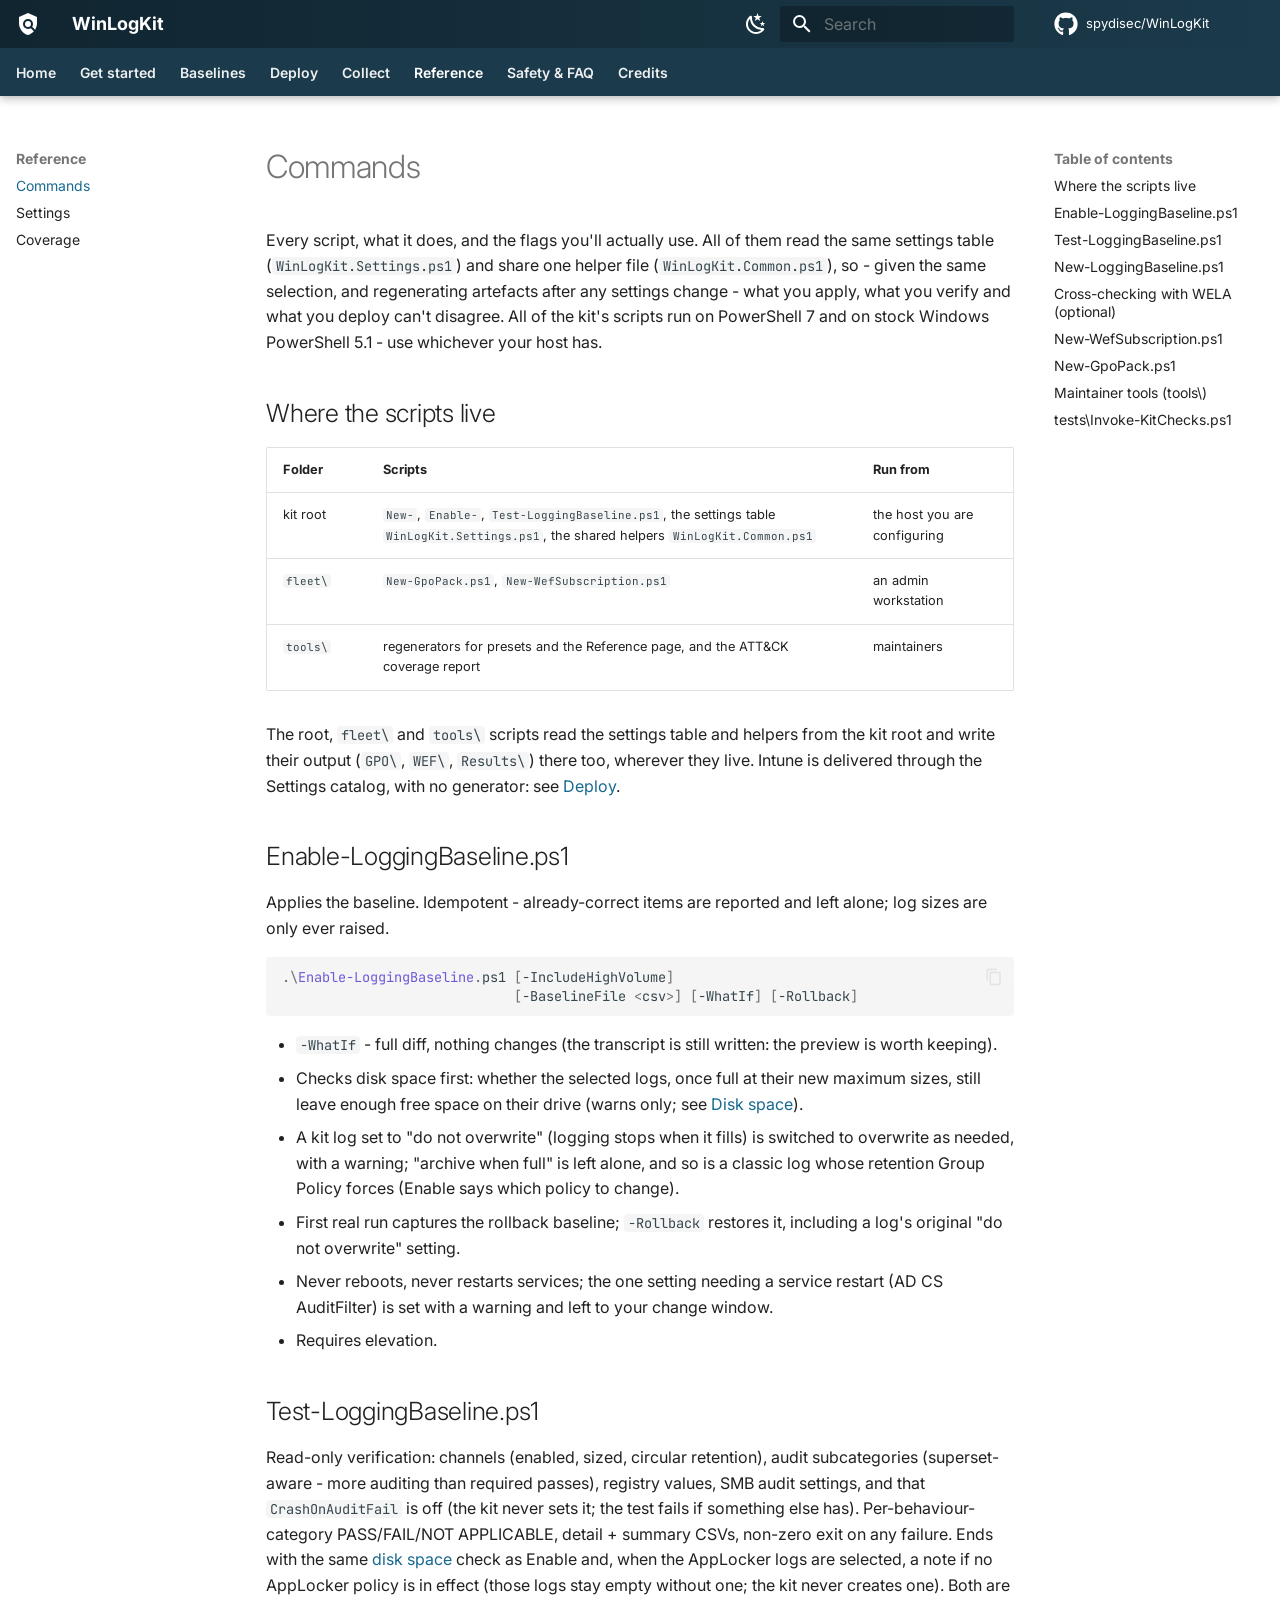
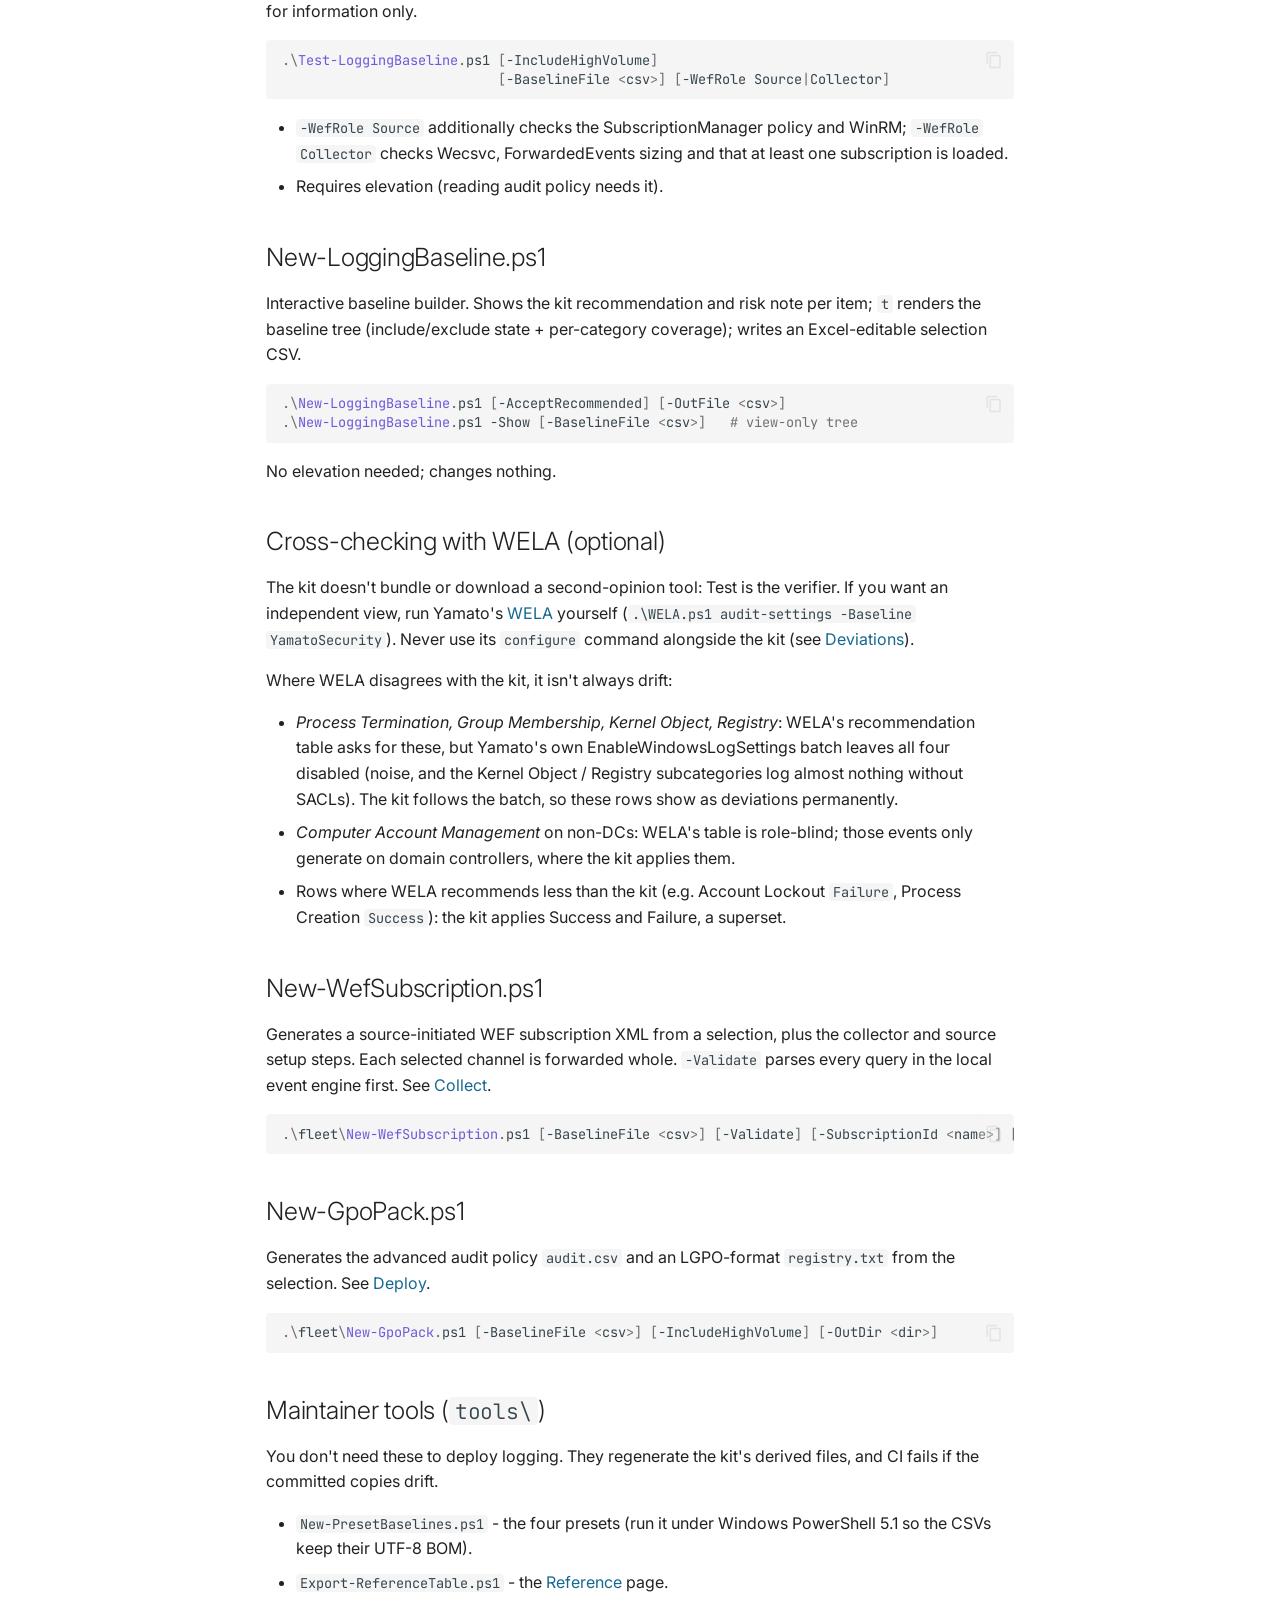
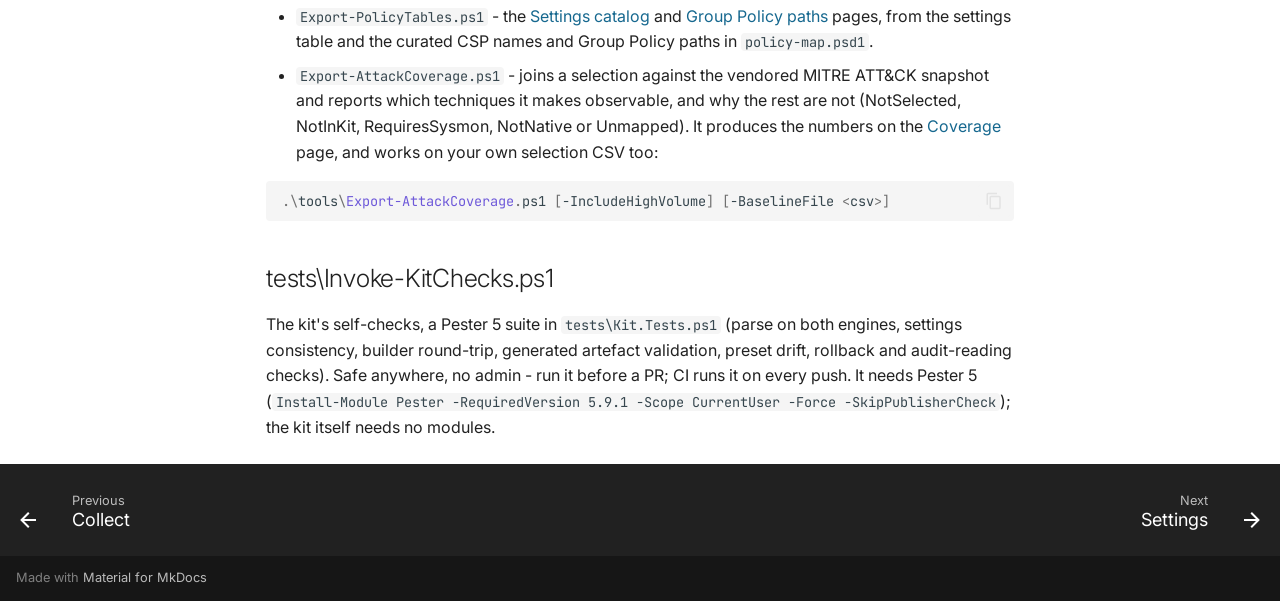
<file: commands/index.html>
<!doctype html>
<html lang="en" class="no-js">
  <head>
    
      <meta charset="utf-8">
      <meta name="viewport" content="width=device-width,initial-scale=1">
      
        <meta name="description" content="Turn on the native Windows event logging security monitoring needs, prove it is recording, and undo it. Plain PowerShell - no modules, no agents, no downloads.">
      
      
      
        <link rel="canonical" href="https://spydisec.github.io/WinLogKit/commands/">
      
      
        <link rel="prev" href="../wec/">
      
      
        <link rel="next" href="../reference/">
      
      
        
      
      
      <link rel="icon" href="../assets/images/favicon.png">
      <meta name="generator" content="mkdocs-1.6.1, mkdocs-material-9.7.7">
    
    
      
        <title>Commands - WinLogKit</title>
      
    
    
      <link rel="stylesheet" href="../assets/stylesheets/main.ec1eaa64.min.css">
      
        
        <link rel="stylesheet" href="../assets/stylesheets/palette.ab4e12ef.min.css">
      
      


    
    
      
    
    
      
        
        
        <link rel="preconnect" href="https://fonts.gstatic.com" crossorigin>
        <link rel="stylesheet" href="https://fonts.googleapis.com/css?family=Inter:300,300i,400,400i,700,700i%7CJetBrains+Mono:400,400i,700,700i&display=fallback">
        <style>:root{--md-text-font:"Inter";--md-code-font:"JetBrains Mono"}</style>
      
    
    
      <link rel="stylesheet" href="../stylesheets/extra.css">
    
    <script>__md_scope=new URL("..",location),__md_hash=e=>[...e].reduce(((e,_)=>(e<<5)-e+_.charCodeAt(0)),0),__md_get=(e,_=localStorage,t=__md_scope)=>JSON.parse(_.getItem(t.pathname+"."+e)),__md_set=(e,_,t=localStorage,a=__md_scope)=>{try{t.setItem(a.pathname+"."+e,JSON.stringify(_))}catch(e){}}</script>
    
      

    
    
  </head>
  
  
    
    
      
    
    
    
    
    <body dir="ltr" data-md-color-scheme="default" data-md-color-primary="custom" data-md-color-accent="custom">
  
    
    <input class="md-toggle" data-md-toggle="drawer" type="checkbox" id="__drawer" autocomplete="off">
    <input class="md-toggle" data-md-toggle="search" type="checkbox" id="__search" autocomplete="off">
    <label class="md-overlay" for="__drawer"></label>
    <div data-md-component="skip">
      
        
        <a href="#commands" class="md-skip">
          Skip to content
        </a>
      
    </div>
    <div data-md-component="announce">
      
    </div>
    
    
      

  

<header class="md-header md-header--shadow md-header--lifted" data-md-component="header">
  <nav class="md-header__inner md-grid" aria-label="Header">
    <a href=".." title="WinLogKit" class="md-header__button md-logo" aria-label="WinLogKit" data-md-component="logo">
      
  
  <svg xmlns="http://www.w3.org/2000/svg" viewBox="0 0 24 24"><path d="M12 9a3 3 0 0 1 3 3 3 3 0 0 1-3 3 3 3 0 0 1-3-3 3 3 0 0 1 3-3m5.86 10.31C16.23 21.22 14.28 22.45 12 23c-2.56-.61-4.7-2.07-6.42-4.37C3.86 16.34 3 13.8 3 11V5l9-4 9 4v6c0 2.39-.64 4.61-1.92 6.67l-2.91-2.91c.52-.79.83-1.76.83-2.76a5 5 0 0 0-5-5 5 5 0 0 0-5 5 5 5 0 0 0 5 5c1 0 1.97-.31 2.76-.83z"/></svg>

    </a>
    <label class="md-header__button md-icon" for="__drawer">
      
      <svg xmlns="http://www.w3.org/2000/svg" viewBox="0 0 24 24"><path d="M3 6h18v2H3zm0 5h18v2H3zm0 5h18v2H3z"/></svg>
    </label>
    <div class="md-header__title" data-md-component="header-title">
      <div class="md-header__ellipsis">
        <div class="md-header__topic">
          <span class="md-ellipsis">
            WinLogKit
          </span>
        </div>
        <div class="md-header__topic" data-md-component="header-topic">
          <span class="md-ellipsis">
            
              Commands
            
          </span>
        </div>
      </div>
    </div>
    
      
        <form class="md-header__option" data-md-component="palette">
  
    
    
    
    <input class="md-option" data-md-color-media="(prefers-color-scheme: light)" data-md-color-scheme="default" data-md-color-primary="custom" data-md-color-accent="custom"  aria-label="Dark mode"  type="radio" name="__palette" id="__palette_0">
    
      <label class="md-header__button md-icon" title="Dark mode" for="__palette_1" hidden>
        <svg xmlns="http://www.w3.org/2000/svg" viewBox="0 0 24 24"><path d="m17.75 4.09-2.53 1.94.91 3.06-2.63-1.81-2.63 1.81.91-3.06-2.53-1.94L12.44 4l1.06-3 1.06 3zm3.5 6.91-1.64 1.25.59 1.98-1.7-1.17-1.7 1.17.59-1.98L15.75 11l2.06-.05L18.5 9l.69 1.95zm-2.28 4.95c.83-.08 1.72 1.1 1.19 1.85-.32.45-.66.87-1.08 1.27C15.17 23 8.84 23 4.94 19.07c-3.91-3.9-3.91-10.24 0-14.14.4-.4.82-.76 1.27-1.08.75-.53 1.93.36 1.85 1.19-.27 2.86.69 5.83 2.89 8.02a9.96 9.96 0 0 0 8.02 2.89m-1.64 2.02a12.08 12.08 0 0 1-7.8-3.47c-2.17-2.19-3.33-5-3.49-7.82-2.81 3.14-2.7 7.96.31 10.98 3.02 3.01 7.84 3.12 10.98.31"/></svg>
      </label>
    
  
    
    
    
    <input class="md-option" data-md-color-media="(prefers-color-scheme: dark)" data-md-color-scheme="slate" data-md-color-primary="custom" data-md-color-accent="custom"  aria-label="Light mode"  type="radio" name="__palette" id="__palette_1">
    
      <label class="md-header__button md-icon" title="Light mode" for="__palette_0" hidden>
        <svg xmlns="http://www.w3.org/2000/svg" viewBox="0 0 24 24"><path d="M12 7a5 5 0 0 1 5 5 5 5 0 0 1-5 5 5 5 0 0 1-5-5 5 5 0 0 1 5-5m0 2a3 3 0 0 0-3 3 3 3 0 0 0 3 3 3 3 0 0 0 3-3 3 3 0 0 0-3-3m0-7 2.39 3.42C13.65 5.15 12.84 5 12 5s-1.65.15-2.39.42zM3.34 7l4.16-.35A7.2 7.2 0 0 0 5.94 8.5c-.44.74-.69 1.5-.83 2.29zm.02 10 1.76-3.77a7.131 7.131 0 0 0 2.38 4.14zM20.65 7l-1.77 3.79a7.02 7.02 0 0 0-2.38-4.15zm-.01 10-4.14.36c.59-.51 1.12-1.14 1.54-1.86.42-.73.69-1.5.83-2.29zM12 22l-2.41-3.44c.74.27 1.55.44 2.41.44.82 0 1.63-.17 2.37-.44z"/></svg>
      </label>
    
  
</form>
      
    
    
      <script>var palette=__md_get("__palette");if(palette&&palette.color){if("(prefers-color-scheme)"===palette.color.media){var media=matchMedia("(prefers-color-scheme: light)"),input=document.querySelector(media.matches?"[data-md-color-media='(prefers-color-scheme: light)']":"[data-md-color-media='(prefers-color-scheme: dark)']");palette.color.media=input.getAttribute("data-md-color-media"),palette.color.scheme=input.getAttribute("data-md-color-scheme"),palette.color.primary=input.getAttribute("data-md-color-primary"),palette.color.accent=input.getAttribute("data-md-color-accent")}for(var[key,value]of Object.entries(palette.color))document.body.setAttribute("data-md-color-"+key,value)}</script>
    
    
    
      
      
        <label class="md-header__button md-icon" for="__search">
          
          <svg xmlns="http://www.w3.org/2000/svg" viewBox="0 0 24 24"><path d="M9.5 3A6.5 6.5 0 0 1 16 9.5c0 1.61-.59 3.09-1.56 4.23l.27.27h.79l5 5-1.5 1.5-5-5v-.79l-.27-.27A6.52 6.52 0 0 1 9.5 16 6.5 6.5 0 0 1 3 9.5 6.5 6.5 0 0 1 9.5 3m0 2C7 5 5 7 5 9.5S7 14 9.5 14 14 12 14 9.5 12 5 9.5 5"/></svg>
        </label>
        <div class="md-search" data-md-component="search" role="dialog">
  <label class="md-search__overlay" for="__search"></label>
  <div class="md-search__inner" role="search">
    <form class="md-search__form" name="search">
      <input type="text" class="md-search__input" name="query" aria-label="Search" placeholder="Search" autocapitalize="off" autocorrect="off" autocomplete="off" spellcheck="false" data-md-component="search-query" required>
      <label class="md-search__icon md-icon" for="__search">
        
        <svg xmlns="http://www.w3.org/2000/svg" viewBox="0 0 24 24"><path d="M9.5 3A6.5 6.5 0 0 1 16 9.5c0 1.61-.59 3.09-1.56 4.23l.27.27h.79l5 5-1.5 1.5-5-5v-.79l-.27-.27A6.52 6.52 0 0 1 9.5 16 6.5 6.5 0 0 1 3 9.5 6.5 6.5 0 0 1 9.5 3m0 2C7 5 5 7 5 9.5S7 14 9.5 14 14 12 14 9.5 12 5 9.5 5"/></svg>
        
        <svg xmlns="http://www.w3.org/2000/svg" viewBox="0 0 24 24"><path d="M20 11v2H8l5.5 5.5-1.42 1.42L4.16 12l7.92-7.92L13.5 5.5 8 11z"/></svg>
      </label>
      <nav class="md-search__options" aria-label="Search">
        
        <button type="reset" class="md-search__icon md-icon" title="Clear" aria-label="Clear" tabindex="-1">
          
          <svg xmlns="http://www.w3.org/2000/svg" viewBox="0 0 24 24"><path d="M19 6.41 17.59 5 12 10.59 6.41 5 5 6.41 10.59 12 5 17.59 6.41 19 12 13.41 17.59 19 19 17.59 13.41 12z"/></svg>
        </button>
      </nav>
      
        <div class="md-search__suggest" data-md-component="search-suggest"></div>
      
    </form>
    <div class="md-search__output">
      <div class="md-search__scrollwrap" tabindex="0" data-md-scrollfix>
        <div class="md-search-result" data-md-component="search-result">
          <div class="md-search-result__meta">
            Initializing search
          </div>
          <ol class="md-search-result__list" role="presentation"></ol>
        </div>
      </div>
    </div>
  </div>
</div>
      
    
    
      <div class="md-header__source">
        <a href="https://github.com/spydisec/WinLogKit" title="Go to repository" class="md-source" data-md-component="source">
  <div class="md-source__icon md-icon">
    
    <svg xmlns="http://www.w3.org/2000/svg" viewBox="0 0 512 512"><!--! Font Awesome Free 7.1.0 by @fontawesome - https://fontawesome.com License - https://fontawesome.com/license/free (Icons: CC BY 4.0, Fonts: SIL OFL 1.1, Code: MIT License) Copyright 2025 Fonticons, Inc.--><path d="M173.9 397.4c0 2-2.3 3.6-5.2 3.6-3.3.3-5.6-1.3-5.6-3.6 0-2 2.3-3.6 5.2-3.6 3-.3 5.6 1.3 5.6 3.6m-31.1-4.5c-.7 2 1.3 4.3 4.3 4.9 2.6 1 5.6 0 6.2-2s-1.3-4.3-4.3-5.2c-2.6-.7-5.5.3-6.2 2.3m44.2-1.7c-2.9.7-4.9 2.6-4.6 4.9.3 2 2.9 3.3 5.9 2.6 2.9-.7 4.9-2.6 4.6-4.6-.3-1.9-3-3.2-5.9-2.9M252.8 8C114.1 8 8 113.3 8 252c0 110.9 69.8 205.8 169.5 239.2 12.8 2.3 17.3-5.6 17.3-12.1 0-6.2-.3-40.4-.3-61.4 0 0-70 15-84.7-29.8 0 0-11.4-29.1-27.8-36.6 0 0-22.9-15.7 1.6-15.4 0 0 24.9 2 38.6 25.8 21.9 38.6 58.6 27.5 72.9 20.9 2.3-16 8.8-27.1 16-33.7-55.9-6.2-112.3-14.3-112.3-110.5 0-27.5 7.6-41.3 23.6-58.9-2.6-6.5-11.1-33.3 2.6-67.9 20.9-6.5 69 27 69 27 20-5.6 41.5-8.5 62.8-8.5s42.8 2.9 62.8 8.5c0 0 48.1-33.6 69-27 13.7 34.7 5.2 61.4 2.6 67.9 16 17.7 25.8 31.5 25.8 58.9 0 96.5-58.9 104.2-114.8 110.5 9.2 7.9 17 22.9 17 46.4 0 33.7-.3 75.4-.3 83.6 0 6.5 4.6 14.4 17.3 12.1C436.2 457.8 504 362.9 504 252 504 113.3 391.5 8 252.8 8M105.2 352.9c-1.3 1-1 3.3.7 5.2 1.6 1.6 3.9 2.3 5.2 1 1.3-1 1-3.3-.7-5.2-1.6-1.6-3.9-2.3-5.2-1m-10.8-8.1c-.7 1.3.3 2.9 2.3 3.9 1.6 1 3.6.7 4.3-.7.7-1.3-.3-2.9-2.3-3.9-2-.6-3.6-.3-4.3.7m32.4 35.6c-1.6 1.3-1 4.3 1.3 6.2 2.3 2.3 5.2 2.6 6.5 1 1.3-1.3.7-4.3-1.3-6.2-2.2-2.3-5.2-2.6-6.5-1m-11.4-14.7c-1.6 1-1.6 3.6 0 5.9s4.3 3.3 5.6 2.3c1.6-1.3 1.6-3.9 0-6.2-1.4-2.3-4-3.3-5.6-2"/></svg>
  </div>
  <div class="md-source__repository">
    spydisec/WinLogKit
  </div>
</a>
      </div>
    
  </nav>
  
    
      
<nav class="md-tabs" aria-label="Tabs" data-md-component="tabs">
  <div class="md-grid">
    <ul class="md-tabs__list">
      
        
  
  
  
  
    <li class="md-tabs__item">
      <a href=".." class="md-tabs__link">
        
  
  
    
  
  Home

      </a>
    </li>
  

      
        
  
  
  
  
    <li class="md-tabs__item">
      <a href="../getting-started/" class="md-tabs__link">
        
  
  
    
  
  Get started

      </a>
    </li>
  

      
        
  
  
  
  
    <li class="md-tabs__item">
      <a href="../baselines/" class="md-tabs__link">
        
  
  
    
  
  Baselines

      </a>
    </li>
  

      
        
  
  
  
  
    
    
      <li class="md-tabs__item">
        <a href="../deployment/" class="md-tabs__link">
          
  
  
  Deploy

        </a>
      </li>
    
  

      
        
  
  
  
  
    <li class="md-tabs__item">
      <a href="../wec/" class="md-tabs__link">
        
  
  
    
  
  Collect

      </a>
    </li>
  

      
        
  
  
  
    
  
  
    
    
      <li class="md-tabs__item md-tabs__item--active">
        <a href="./" class="md-tabs__link">
          
  
  
  Reference

        </a>
      </li>
    
  

      
        
  
  
  
  
    <li class="md-tabs__item">
      <a href="../safety/" class="md-tabs__link">
        
  
  
    
  
  Safety & FAQ

      </a>
    </li>
  

      
        
  
  
  
  
    <li class="md-tabs__item">
      <a href="../credits/" class="md-tabs__link">
        
  
  
    
  
  Credits

      </a>
    </li>
  

      
    </ul>
  </div>
</nav>
    
  
</header>
    
    <div class="md-container" data-md-component="container">
      
      
        
      
      <main class="md-main" data-md-component="main">
        <div class="md-main__inner md-grid">
          
            
              
              <div class="md-sidebar md-sidebar--primary" data-md-component="sidebar" data-md-type="navigation" >
                <div class="md-sidebar__scrollwrap">
                  <div class="md-sidebar__inner">
                    


  


<nav class="md-nav md-nav--primary md-nav--lifted" aria-label="Navigation" data-md-level="0">
  <label class="md-nav__title" for="__drawer">
    <a href=".." title="WinLogKit" class="md-nav__button md-logo" aria-label="WinLogKit" data-md-component="logo">
      
  
  <svg xmlns="http://www.w3.org/2000/svg" viewBox="0 0 24 24"><path d="M12 9a3 3 0 0 1 3 3 3 3 0 0 1-3 3 3 3 0 0 1-3-3 3 3 0 0 1 3-3m5.86 10.31C16.23 21.22 14.28 22.45 12 23c-2.56-.61-4.7-2.07-6.42-4.37C3.86 16.34 3 13.8 3 11V5l9-4 9 4v6c0 2.39-.64 4.61-1.92 6.67l-2.91-2.91c.52-.79.83-1.76.83-2.76a5 5 0 0 0-5-5 5 5 0 0 0-5 5 5 5 0 0 0 5 5c1 0 1.97-.31 2.76-.83z"/></svg>

    </a>
    WinLogKit
  </label>
  
    <div class="md-nav__source">
      <a href="https://github.com/spydisec/WinLogKit" title="Go to repository" class="md-source" data-md-component="source">
  <div class="md-source__icon md-icon">
    
    <svg xmlns="http://www.w3.org/2000/svg" viewBox="0 0 512 512"><!--! Font Awesome Free 7.1.0 by @fontawesome - https://fontawesome.com License - https://fontawesome.com/license/free (Icons: CC BY 4.0, Fonts: SIL OFL 1.1, Code: MIT License) Copyright 2025 Fonticons, Inc.--><path d="M173.9 397.4c0 2-2.3 3.6-5.2 3.6-3.3.3-5.6-1.3-5.6-3.6 0-2 2.3-3.6 5.2-3.6 3-.3 5.6 1.3 5.6 3.6m-31.1-4.5c-.7 2 1.3 4.3 4.3 4.9 2.6 1 5.6 0 6.2-2s-1.3-4.3-4.3-5.2c-2.6-.7-5.5.3-6.2 2.3m44.2-1.7c-2.9.7-4.9 2.6-4.6 4.9.3 2 2.9 3.3 5.9 2.6 2.9-.7 4.9-2.6 4.6-4.6-.3-1.9-3-3.2-5.9-2.9M252.8 8C114.1 8 8 113.3 8 252c0 110.9 69.8 205.8 169.5 239.2 12.8 2.3 17.3-5.6 17.3-12.1 0-6.2-.3-40.4-.3-61.4 0 0-70 15-84.7-29.8 0 0-11.4-29.1-27.8-36.6 0 0-22.9-15.7 1.6-15.4 0 0 24.9 2 38.6 25.8 21.9 38.6 58.6 27.5 72.9 20.9 2.3-16 8.8-27.1 16-33.7-55.9-6.2-112.3-14.3-112.3-110.5 0-27.5 7.6-41.3 23.6-58.9-2.6-6.5-11.1-33.3 2.6-67.9 20.9-6.5 69 27 69 27 20-5.6 41.5-8.5 62.8-8.5s42.8 2.9 62.8 8.5c0 0 48.1-33.6 69-27 13.7 34.7 5.2 61.4 2.6 67.9 16 17.7 25.8 31.5 25.8 58.9 0 96.5-58.9 104.2-114.8 110.5 9.2 7.9 17 22.9 17 46.4 0 33.7-.3 75.4-.3 83.6 0 6.5 4.6 14.4 17.3 12.1C436.2 457.8 504 362.9 504 252 504 113.3 391.5 8 252.8 8M105.2 352.9c-1.3 1-1 3.3.7 5.2 1.6 1.6 3.9 2.3 5.2 1 1.3-1 1-3.3-.7-5.2-1.6-1.6-3.9-2.3-5.2-1m-10.8-8.1c-.7 1.3.3 2.9 2.3 3.9 1.6 1 3.6.7 4.3-.7.7-1.3-.3-2.9-2.3-3.9-2-.6-3.6-.3-4.3.7m32.4 35.6c-1.6 1.3-1 4.3 1.3 6.2 2.3 2.3 5.2 2.6 6.5 1 1.3-1.3.7-4.3-1.3-6.2-2.2-2.3-5.2-2.6-6.5-1m-11.4-14.7c-1.6 1-1.6 3.6 0 5.9s4.3 3.3 5.6 2.3c1.6-1.3 1.6-3.9 0-6.2-1.4-2.3-4-3.3-5.6-2"/></svg>
  </div>
  <div class="md-source__repository">
    spydisec/WinLogKit
  </div>
</a>
    </div>
  
  <ul class="md-nav__list" data-md-scrollfix>
    
      
      
  
  
  
  
    <li class="md-nav__item">
      <a href=".." class="md-nav__link">
        
  
  
  <span class="md-ellipsis">
    
  
    Home
  

    
  </span>
  
  

      </a>
    </li>
  

    
      
      
  
  
  
  
    <li class="md-nav__item">
      <a href="../getting-started/" class="md-nav__link">
        
  
  
  <span class="md-ellipsis">
    
  
    Get started
  

    
  </span>
  
  

      </a>
    </li>
  

    
      
      
  
  
  
  
    <li class="md-nav__item">
      <a href="../baselines/" class="md-nav__link">
        
  
  
  <span class="md-ellipsis">
    
  
    Baselines
  

    
  </span>
  
  

      </a>
    </li>
  

    
      
      
  
  
  
  
    
    
    
    
      
      
    
    
    <li class="md-nav__item md-nav__item--nested">
      
        
        
        <input class="md-nav__toggle md-toggle " type="checkbox" id="__nav_4" >
        
          
          <label class="md-nav__link" for="__nav_4" id="__nav_4_label" tabindex="0">
            
  
  
  <span class="md-ellipsis">
    
  
    Deploy
  

    
  </span>
  
  

            <span class="md-nav__icon md-icon"></span>
          </label>
        
        <nav class="md-nav" data-md-level="1" aria-labelledby="__nav_4_label" aria-expanded="false">
          <label class="md-nav__title" for="__nav_4">
            <span class="md-nav__icon md-icon"></span>
            
  
    Deploy
  

          </label>
          <ul class="md-nav__list" data-md-scrollfix>
            
              
                
  
  
  
  
    <li class="md-nav__item">
      <a href="../deployment/" class="md-nav__link">
        
  
  
  <span class="md-ellipsis">
    
  
    Overview
  

    
  </span>
  
  

      </a>
    </li>
  

              
            
              
                
  
  
  
  
    <li class="md-nav__item">
      <a href="../intune-csp/" class="md-nav__link">
        
  
  
  <span class="md-ellipsis">
    
  
    Intune Settings catalog
  

    
  </span>
  
  

      </a>
    </li>
  

              
            
              
                
  
  
  
  
    <li class="md-nav__item">
      <a href="../gpo-paths/" class="md-nav__link">
        
  
  
  <span class="md-ellipsis">
    
  
    Group Policy paths
  

    
  </span>
  
  

      </a>
    </li>
  

              
            
          </ul>
        </nav>
      
    </li>
  

    
      
      
  
  
  
  
    <li class="md-nav__item">
      <a href="../wec/" class="md-nav__link">
        
  
  
  <span class="md-ellipsis">
    
  
    Collect
  

    
  </span>
  
  

      </a>
    </li>
  

    
      
      
  
  
    
  
  
  
    
    
    
    
      
        
        
      
      
    
    
    <li class="md-nav__item md-nav__item--active md-nav__item--section md-nav__item--nested">
      
        
        
        <input class="md-nav__toggle md-toggle " type="checkbox" id="__nav_6" checked>
        
          
          <label class="md-nav__link" for="__nav_6" id="__nav_6_label" tabindex="">
            
  
  
  <span class="md-ellipsis">
    
  
    Reference
  

    
  </span>
  
  

            <span class="md-nav__icon md-icon"></span>
          </label>
        
        <nav class="md-nav" data-md-level="1" aria-labelledby="__nav_6_label" aria-expanded="true">
          <label class="md-nav__title" for="__nav_6">
            <span class="md-nav__icon md-icon"></span>
            
  
    Reference
  

          </label>
          <ul class="md-nav__list" data-md-scrollfix>
            
              
                
  
  
    
  
  
  
    <li class="md-nav__item md-nav__item--active">
      
      <input class="md-nav__toggle md-toggle" type="checkbox" id="__toc">
      
      
        
      
      
        <label class="md-nav__link md-nav__link--active" for="__toc">
          
  
  
  <span class="md-ellipsis">
    
  
    Commands
  

    
  </span>
  
  

          <span class="md-nav__icon md-icon"></span>
        </label>
      
      <a href="./" class="md-nav__link md-nav__link--active">
        
  
  
  <span class="md-ellipsis">
    
  
    Commands
  

    
  </span>
  
  

      </a>
      
        

<nav class="md-nav md-nav--secondary" aria-label="Table of contents">
  
  
  
    
  
  
    <label class="md-nav__title" for="__toc">
      <span class="md-nav__icon md-icon"></span>
      Table of contents
    </label>
    <ul class="md-nav__list" data-md-component="toc" data-md-scrollfix>
      
        <li class="md-nav__item">
  <a href="#where-the-scripts-live" class="md-nav__link">
    <span class="md-ellipsis">
      
        Where the scripts live
      
    </span>
  </a>
  
</li>
      
        <li class="md-nav__item">
  <a href="#enable-loggingbaselineps1" class="md-nav__link">
    <span class="md-ellipsis">
      
        Enable-LoggingBaseline.ps1
      
    </span>
  </a>
  
</li>
      
        <li class="md-nav__item">
  <a href="#test-loggingbaselineps1" class="md-nav__link">
    <span class="md-ellipsis">
      
        Test-LoggingBaseline.ps1
      
    </span>
  </a>
  
</li>
      
        <li class="md-nav__item">
  <a href="#new-loggingbaselineps1" class="md-nav__link">
    <span class="md-ellipsis">
      
        New-LoggingBaseline.ps1
      
    </span>
  </a>
  
</li>
      
        <li class="md-nav__item">
  <a href="#cross-checking-with-wela-optional" class="md-nav__link">
    <span class="md-ellipsis">
      
        Cross-checking with WELA (optional)
      
    </span>
  </a>
  
</li>
      
        <li class="md-nav__item">
  <a href="#new-wefsubscriptionps1" class="md-nav__link">
    <span class="md-ellipsis">
      
        New-WefSubscription.ps1
      
    </span>
  </a>
  
</li>
      
        <li class="md-nav__item">
  <a href="#new-gpopackps1" class="md-nav__link">
    <span class="md-ellipsis">
      
        New-GpoPack.ps1
      
    </span>
  </a>
  
</li>
      
        <li class="md-nav__item">
  <a href="#maintainer-tools-tools" class="md-nav__link">
    <span class="md-ellipsis">
      
        Maintainer tools (tools\)
      
    </span>
  </a>
  
</li>
      
        <li class="md-nav__item">
  <a href="#testsinvoke-kitchecksps1" class="md-nav__link">
    <span class="md-ellipsis">
      
        tests\Invoke-KitChecks.ps1
      
    </span>
  </a>
  
</li>
      
    </ul>
  
</nav>
      
    </li>
  

              
            
              
                
  
  
  
  
    <li class="md-nav__item">
      <a href="../reference/" class="md-nav__link">
        
  
  
  <span class="md-ellipsis">
    
  
    Settings
  

    
  </span>
  
  

      </a>
    </li>
  

              
            
              
                
  
  
  
  
    <li class="md-nav__item">
      <a href="../mapping/" class="md-nav__link">
        
  
  
  <span class="md-ellipsis">
    
  
    Coverage
  

    
  </span>
  
  

      </a>
    </li>
  

              
            
          </ul>
        </nav>
      
    </li>
  

    
      
      
  
  
  
  
    <li class="md-nav__item">
      <a href="../safety/" class="md-nav__link">
        
  
  
  <span class="md-ellipsis">
    
  
    Safety & FAQ
  

    
  </span>
  
  

      </a>
    </li>
  

    
      
      
  
  
  
  
    <li class="md-nav__item">
      <a href="../credits/" class="md-nav__link">
        
  
  
  <span class="md-ellipsis">
    
  
    Credits
  

    
  </span>
  
  

      </a>
    </li>
  

    
  </ul>
</nav>
                  </div>
                </div>
              </div>
            
            
              
              <div class="md-sidebar md-sidebar--secondary" data-md-component="sidebar" data-md-type="toc" >
                <div class="md-sidebar__scrollwrap">
                  <div class="md-sidebar__inner">
                    

<nav class="md-nav md-nav--secondary" aria-label="Table of contents">
  
  
  
    
  
  
    <label class="md-nav__title" for="__toc">
      <span class="md-nav__icon md-icon"></span>
      Table of contents
    </label>
    <ul class="md-nav__list" data-md-component="toc" data-md-scrollfix>
      
        <li class="md-nav__item">
  <a href="#where-the-scripts-live" class="md-nav__link">
    <span class="md-ellipsis">
      
        Where the scripts live
      
    </span>
  </a>
  
</li>
      
        <li class="md-nav__item">
  <a href="#enable-loggingbaselineps1" class="md-nav__link">
    <span class="md-ellipsis">
      
        Enable-LoggingBaseline.ps1
      
    </span>
  </a>
  
</li>
      
        <li class="md-nav__item">
  <a href="#test-loggingbaselineps1" class="md-nav__link">
    <span class="md-ellipsis">
      
        Test-LoggingBaseline.ps1
      
    </span>
  </a>
  
</li>
      
        <li class="md-nav__item">
  <a href="#new-loggingbaselineps1" class="md-nav__link">
    <span class="md-ellipsis">
      
        New-LoggingBaseline.ps1
      
    </span>
  </a>
  
</li>
      
        <li class="md-nav__item">
  <a href="#cross-checking-with-wela-optional" class="md-nav__link">
    <span class="md-ellipsis">
      
        Cross-checking with WELA (optional)
      
    </span>
  </a>
  
</li>
      
        <li class="md-nav__item">
  <a href="#new-wefsubscriptionps1" class="md-nav__link">
    <span class="md-ellipsis">
      
        New-WefSubscription.ps1
      
    </span>
  </a>
  
</li>
      
        <li class="md-nav__item">
  <a href="#new-gpopackps1" class="md-nav__link">
    <span class="md-ellipsis">
      
        New-GpoPack.ps1
      
    </span>
  </a>
  
</li>
      
        <li class="md-nav__item">
  <a href="#maintainer-tools-tools" class="md-nav__link">
    <span class="md-ellipsis">
      
        Maintainer tools (tools\)
      
    </span>
  </a>
  
</li>
      
        <li class="md-nav__item">
  <a href="#testsinvoke-kitchecksps1" class="md-nav__link">
    <span class="md-ellipsis">
      
        tests\Invoke-KitChecks.ps1
      
    </span>
  </a>
  
</li>
      
    </ul>
  
</nav>
                  </div>
                </div>
              </div>
            
          
          
            <div class="md-content" data-md-component="content">
              
              <article class="md-content__inner md-typeset">
                
                  


  
  


<h1 id="commands">Commands<a class="headerlink" href="#commands" title="Permanent link">&para;</a></h1>
<p>Every script, what it does, and the flags you'll actually use. All of them
read the same settings table (<code>WinLogKit.Settings.ps1</code>) and share one helper file
(<code>WinLogKit.Common.ps1</code>), so - given
the same selection, and regenerating artefacts after any settings change -
what you apply, what you verify and what you deploy can't disagree.
All of the kit's scripts run on PowerShell 7 and on stock Windows
PowerShell 5.1 - use whichever your host has.</p>
<h2 id="where-the-scripts-live">Where the scripts live<a class="headerlink" href="#where-the-scripts-live" title="Permanent link">&para;</a></h2>
<table>
<thead>
<tr>
<th>Folder</th>
<th>Scripts</th>
<th>Run from</th>
</tr>
</thead>
<tbody>
<tr>
<td>kit root</td>
<td><code>New-</code>, <code>Enable-</code>, <code>Test-LoggingBaseline.ps1</code>, the settings table <code>WinLogKit.Settings.ps1</code>, the shared helpers <code>WinLogKit.Common.ps1</code></td>
<td>the host you are configuring</td>
</tr>
<tr>
<td><code>fleet\</code></td>
<td><code>New-GpoPack.ps1</code>, <code>New-WefSubscription.ps1</code></td>
<td>an admin workstation</td>
</tr>
<tr>
<td><code>tools\</code></td>
<td>regenerators for presets and the Reference page, and the ATT&amp;CK coverage report</td>
<td>maintainers</td>
</tr>
</tbody>
</table>
<p>The root, <code>fleet\</code> and <code>tools\</code> scripts read the settings table and
helpers from the kit root and write their output (<code>GPO\</code>, <code>WEF\</code>,
<code>Results\</code>) there too, wherever they live. Intune is delivered through
the Settings catalog, with no generator: see <a href="../deployment/">Deploy</a>.</p>
<h2 id="enable-loggingbaselineps1">Enable-LoggingBaseline.ps1<a class="headerlink" href="#enable-loggingbaselineps1" title="Permanent link">&para;</a></h2>
<p>Applies the baseline. Idempotent - already-correct items are reported and
left alone; log sizes are only ever raised.</p>
<div class="highlight"><pre><span></span><code><span class="p">.\</span><span class="nb">Enable-LoggingBaseline</span><span class="p">.</span><span class="n">ps1</span> <span class="p">[</span><span class="n">-IncludeHighVolume</span><span class="p">]</span>
                             <span class="p">[</span><span class="n">-BaselineFile</span> <span class="p">&lt;</span><span class="n">csv</span><span class="p">&gt;]</span> <span class="p">[</span><span class="n">-WhatIf</span><span class="p">]</span> <span class="p">[</span><span class="n">-Rollback</span><span class="p">]</span>
</code></pre></div>
<ul>
<li><code>-WhatIf</code> - full diff, nothing changes (the transcript is still written:
  the preview is worth keeping).</li>
<li>Checks disk space first: whether the selected logs, once full at their
  new maximum sizes, still leave enough free space on their drive (warns
  only; see <a href="../safety/#disk-space">Disk space</a>).</li>
<li>A kit log set to "do not overwrite" (logging stops when it fills) is
  switched to overwrite as needed, with a warning; "archive when full" is
  left alone, and so is a classic log whose retention Group Policy forces
  (Enable says which policy to change).</li>
<li>First real run captures the rollback baseline; <code>-Rollback</code> restores it,
  including a log's original "do not overwrite" setting.</li>
<li>Never reboots, never restarts services; the one setting needing a service
  restart (AD CS AuditFilter) is set with a warning and left to your change
  window.</li>
<li>Requires elevation.</li>
</ul>
<h2 id="test-loggingbaselineps1">Test-LoggingBaseline.ps1<a class="headerlink" href="#test-loggingbaselineps1" title="Permanent link">&para;</a></h2>
<p>Read-only verification: channels (enabled, sized, circular retention),
audit subcategories (superset-aware - more auditing than required passes),
registry values, SMB audit settings, and that <code>CrashOnAuditFail</code> is off
(the kit never sets it; the test fails if something else has). Per-behaviour-category PASS/FAIL/NOT
APPLICABLE, detail + summary CSVs, non-zero exit on any failure. Ends
with the same <a href="../safety/#disk-space">disk space</a> check as Enable and, when
the AppLocker logs are selected, a note if no AppLocker policy is in effect
(those logs stay empty without one; the kit never creates one). Both are
for information only.</p>
<div class="highlight"><pre><span></span><code><span class="p">.\</span><span class="nb">Test-LoggingBaseline</span><span class="p">.</span><span class="n">ps1</span> <span class="p">[</span><span class="n">-IncludeHighVolume</span><span class="p">]</span>
                           <span class="p">[</span><span class="n">-BaselineFile</span> <span class="p">&lt;</span><span class="n">csv</span><span class="p">&gt;]</span> <span class="p">[</span><span class="n">-WefRole</span> <span class="n">Source</span><span class="p">|</span><span class="n">Collector</span><span class="p">]</span>
</code></pre></div>
<ul>
<li><code>-WefRole Source</code> additionally checks the SubscriptionManager policy and
  WinRM; <code>-WefRole Collector</code> checks Wecsvc, ForwardedEvents sizing and
  that at least one subscription is loaded.</li>
<li>Requires elevation (reading audit policy needs it).</li>
</ul>
<h2 id="new-loggingbaselineps1">New-LoggingBaseline.ps1<a class="headerlink" href="#new-loggingbaselineps1" title="Permanent link">&para;</a></h2>
<p>Interactive baseline builder. Shows the kit recommendation and risk note per
item; <code>t</code> renders the baseline tree (include/exclude state + per-category
coverage); writes an Excel-editable selection CSV.</p>
<div class="highlight"><pre><span></span><code><span class="p">.\</span><span class="nb">New-LoggingBaseline</span><span class="p">.</span><span class="n">ps1</span> <span class="p">[</span><span class="n">-AcceptRecommended</span><span class="p">]</span> <span class="p">[</span><span class="n">-OutFile</span> <span class="p">&lt;</span><span class="n">csv</span><span class="p">&gt;]</span>
<span class="p">.\</span><span class="nb">New-LoggingBaseline</span><span class="p">.</span><span class="n">ps1</span> <span class="n">-Show</span> <span class="p">[</span><span class="n">-BaselineFile</span> <span class="p">&lt;</span><span class="n">csv</span><span class="p">&gt;]</span>   <span class="c"># view-only tree</span>
</code></pre></div>
<p>No elevation needed; changes nothing.</p>
<h2 id="cross-checking-with-wela-optional">Cross-checking with WELA (optional)<a class="headerlink" href="#cross-checking-with-wela-optional" title="Permanent link">&para;</a></h2>
<p>The kit doesn't bundle or download a second-opinion tool: Test is the
verifier. If you want an independent view, run Yamato's
<a href="https://github.com/Yamato-Security/WELA">WELA</a> yourself
(<code>.\WELA.ps1 audit-settings -Baseline YamatoSecurity</code>). Never use its
<code>configure</code> command alongside the kit (see
<a href="../baselines/#deviations-from-the-yamato-sources">Deviations</a>).</p>
<p>Where WELA disagrees with the kit, it isn't always drift:</p>
<ul>
<li><em>Process Termination, Group Membership, Kernel Object, Registry</em>: WELA's
  recommendation table asks for these, but Yamato's own
  EnableWindowsLogSettings batch leaves all four disabled (noise, and the
  Kernel Object / Registry subcategories log almost nothing without SACLs).
  The kit follows the batch, so these rows show as deviations permanently.</li>
<li><em>Computer Account Management</em> on non-DCs: WELA's table is role-blind;
  those events only generate on domain controllers, where the kit applies
  them.</li>
<li>Rows where WELA recommends less than the kit (e.g. Account Lockout
  <code>Failure</code>, Process Creation <code>Success</code>): the kit applies Success and
  Failure, a superset.</li>
</ul>
<h2 id="new-wefsubscriptionps1">New-WefSubscription.ps1<a class="headerlink" href="#new-wefsubscriptionps1" title="Permanent link">&para;</a></h2>
<p>Generates a source-initiated WEF subscription XML from a selection, plus
the collector and source setup steps. Each selected channel is forwarded
whole. <code>-Validate</code> parses every query in the local event engine first.
See <a href="../wec/">Collect</a>.</p>
<div class="highlight"><pre><span></span><code><span class="p">.\</span><span class="n">fleet</span><span class="p">\</span><span class="nb">New-WefSubscription</span><span class="p">.</span><span class="n">ps1</span> <span class="p">[</span><span class="n">-BaselineFile</span> <span class="p">&lt;</span><span class="n">csv</span><span class="p">&gt;]</span> <span class="p">[</span><span class="n">-Validate</span><span class="p">]</span> <span class="p">[</span><span class="n">-SubscriptionId</span> <span class="p">&lt;</span><span class="n">name</span><span class="p">&gt;]</span> <span class="p">[</span><span class="n">-OutDir</span> <span class="p">&lt;</span><span class="n">dir</span><span class="p">&gt;]</span>
</code></pre></div>
<h2 id="new-gpopackps1">New-GpoPack.ps1<a class="headerlink" href="#new-gpopackps1" title="Permanent link">&para;</a></h2>
<p>Generates the advanced audit policy <code>audit.csv</code> and an LGPO-format
<code>registry.txt</code> from the selection. See <a href="../deployment/">Deploy</a>.</p>
<div class="highlight"><pre><span></span><code><span class="p">.\</span><span class="n">fleet</span><span class="p">\</span><span class="nb">New-GpoPack</span><span class="p">.</span><span class="n">ps1</span> <span class="p">[</span><span class="n">-BaselineFile</span> <span class="p">&lt;</span><span class="n">csv</span><span class="p">&gt;]</span> <span class="p">[</span><span class="n">-IncludeHighVolume</span><span class="p">]</span> <span class="p">[</span><span class="n">-OutDir</span> <span class="p">&lt;</span><span class="n">dir</span><span class="p">&gt;]</span>
</code></pre></div>
<h2 id="maintainer-tools-tools">Maintainer tools (<code>tools\</code>)<a class="headerlink" href="#maintainer-tools-tools" title="Permanent link">&para;</a></h2>
<p>You don't need these to deploy logging. They regenerate the kit's derived
files, and CI fails if the committed copies drift.</p>
<ul>
<li><code>New-PresetBaselines.ps1</code> - the four presets (run it under Windows
  PowerShell 5.1 so the CSVs keep their UTF-8 BOM).</li>
<li><code>Export-ReferenceTable.ps1</code> - the <a href="../reference/">Reference</a> page.</li>
<li><code>Export-PolicyTables.ps1</code> - the <a href="../intune-csp/">Settings catalog</a> and
  <a href="../gpo-paths/">Group Policy paths</a> pages, from the settings table and
  the curated CSP names and Group Policy paths in <code>policy-map.psd1</code>.</li>
<li><code>Export-AttackCoverage.ps1</code> - joins a selection against the vendored
  MITRE ATT&amp;CK snapshot and reports which techniques it makes observable,
  and why the rest are not (NotSelected, NotInKit, RequiresSysmon, NotNative
  or Unmapped). It produces the numbers on the <a href="../mapping/">Coverage</a> page,
  and works on your own selection CSV too:</li>
</ul>
<div class="highlight"><pre><span></span><code><span class="p">.\</span><span class="n">tools</span><span class="p">\</span><span class="nb">Export-AttackCoverage</span><span class="p">.</span><span class="n">ps1</span> <span class="p">[</span><span class="n">-IncludeHighVolume</span><span class="p">]</span> <span class="p">[</span><span class="n">-BaselineFile</span> <span class="p">&lt;</span><span class="n">csv</span><span class="p">&gt;]</span>
</code></pre></div>
<h2 id="testsinvoke-kitchecksps1">tests\Invoke-KitChecks.ps1<a class="headerlink" href="#testsinvoke-kitchecksps1" title="Permanent link">&para;</a></h2>
<p>The kit's self-checks, a Pester 5 suite in <code>tests\Kit.Tests.ps1</code> (parse on
both engines, settings consistency, builder round-trip, generated artefact
validation, preset drift, rollback and audit-reading checks). Safe anywhere,
no admin - run it before a PR; CI runs it on every push. It needs Pester 5
(<code>Install-Module Pester -RequiredVersion 5.9.1 -Scope CurrentUser -Force -SkipPublisherCheck</code>); the kit
itself needs no modules.</p>












                
              </article>
            </div>
          
          
<script>var target=document.getElementById(location.hash.slice(1));target&&target.name&&(target.checked=target.name.startsWith("__tabbed_"))</script>
        </div>
        
          <button type="button" class="md-top md-icon" data-md-component="top" hidden>
  
  <svg xmlns="http://www.w3.org/2000/svg" viewBox="0 0 24 24"><path d="M13 20h-2V8l-5.5 5.5-1.42-1.42L12 4.16l7.92 7.92-1.42 1.42L13 8z"/></svg>
  Back to top
</button>
        
      </main>
      
        <footer class="md-footer">
  
    
      
      <nav class="md-footer__inner md-grid" aria-label="Footer" >
        
          
          <a href="../wec/" class="md-footer__link md-footer__link--prev" aria-label="Previous: Collect">
            <div class="md-footer__button md-icon">
              
              <svg xmlns="http://www.w3.org/2000/svg" viewBox="0 0 24 24"><path d="M20 11v2H8l5.5 5.5-1.42 1.42L4.16 12l7.92-7.92L13.5 5.5 8 11z"/></svg>
            </div>
            <div class="md-footer__title">
              <span class="md-footer__direction">
                Previous
              </span>
              <div class="md-ellipsis">
                Collect
              </div>
            </div>
          </a>
        
        
          
          <a href="../reference/" class="md-footer__link md-footer__link--next" aria-label="Next: Settings">
            <div class="md-footer__title">
              <span class="md-footer__direction">
                Next
              </span>
              <div class="md-ellipsis">
                Settings
              </div>
            </div>
            <div class="md-footer__button md-icon">
              
              <svg xmlns="http://www.w3.org/2000/svg" viewBox="0 0 24 24"><path d="M4 11v2h12l-5.5 5.5 1.42 1.42L19.84 12l-7.92-7.92L10.5 5.5 16 11z"/></svg>
            </div>
          </a>
        
      </nav>
    
  
  <div class="md-footer-meta md-typeset">
    <div class="md-footer-meta__inner md-grid">
      <div class="md-copyright">
  
  
    Made with
    <a href="https://squidfunk.github.io/mkdocs-material/" target="_blank" rel="noopener">
      Material for MkDocs
    </a>
  
</div>
      
    </div>
  </div>
</footer>
      
    </div>
    <div class="md-dialog" data-md-component="dialog">
      <div class="md-dialog__inner md-typeset"></div>
    </div>
    
    
    
      
      
      <script id="__config" type="application/json">{"annotate": null, "base": "..", "features": ["navigation.tabs", "navigation.tabs.sticky", "navigation.instant", "navigation.tracking", "navigation.top", "navigation.footer", "toc.follow", "content.code.copy", "search.suggest", "search.highlight"], "search": "../assets/javascripts/workers/search.2c215733.min.js", "tags": null, "translations": {"clipboard.copied": "Copied to clipboard", "clipboard.copy": "Copy to clipboard", "search.result.more.one": "1 more on this page", "search.result.more.other": "# more on this page", "search.result.none": "No matching documents", "search.result.one": "1 matching document", "search.result.other": "# matching documents", "search.result.placeholder": "Type to start searching", "search.result.term.missing": "Missing", "select.version": "Select version"}, "version": null}</script>
    
    
      <script src="../assets/javascripts/bundle.d7400e89.min.js"></script>
      
    
  </body>
</html>
</file>
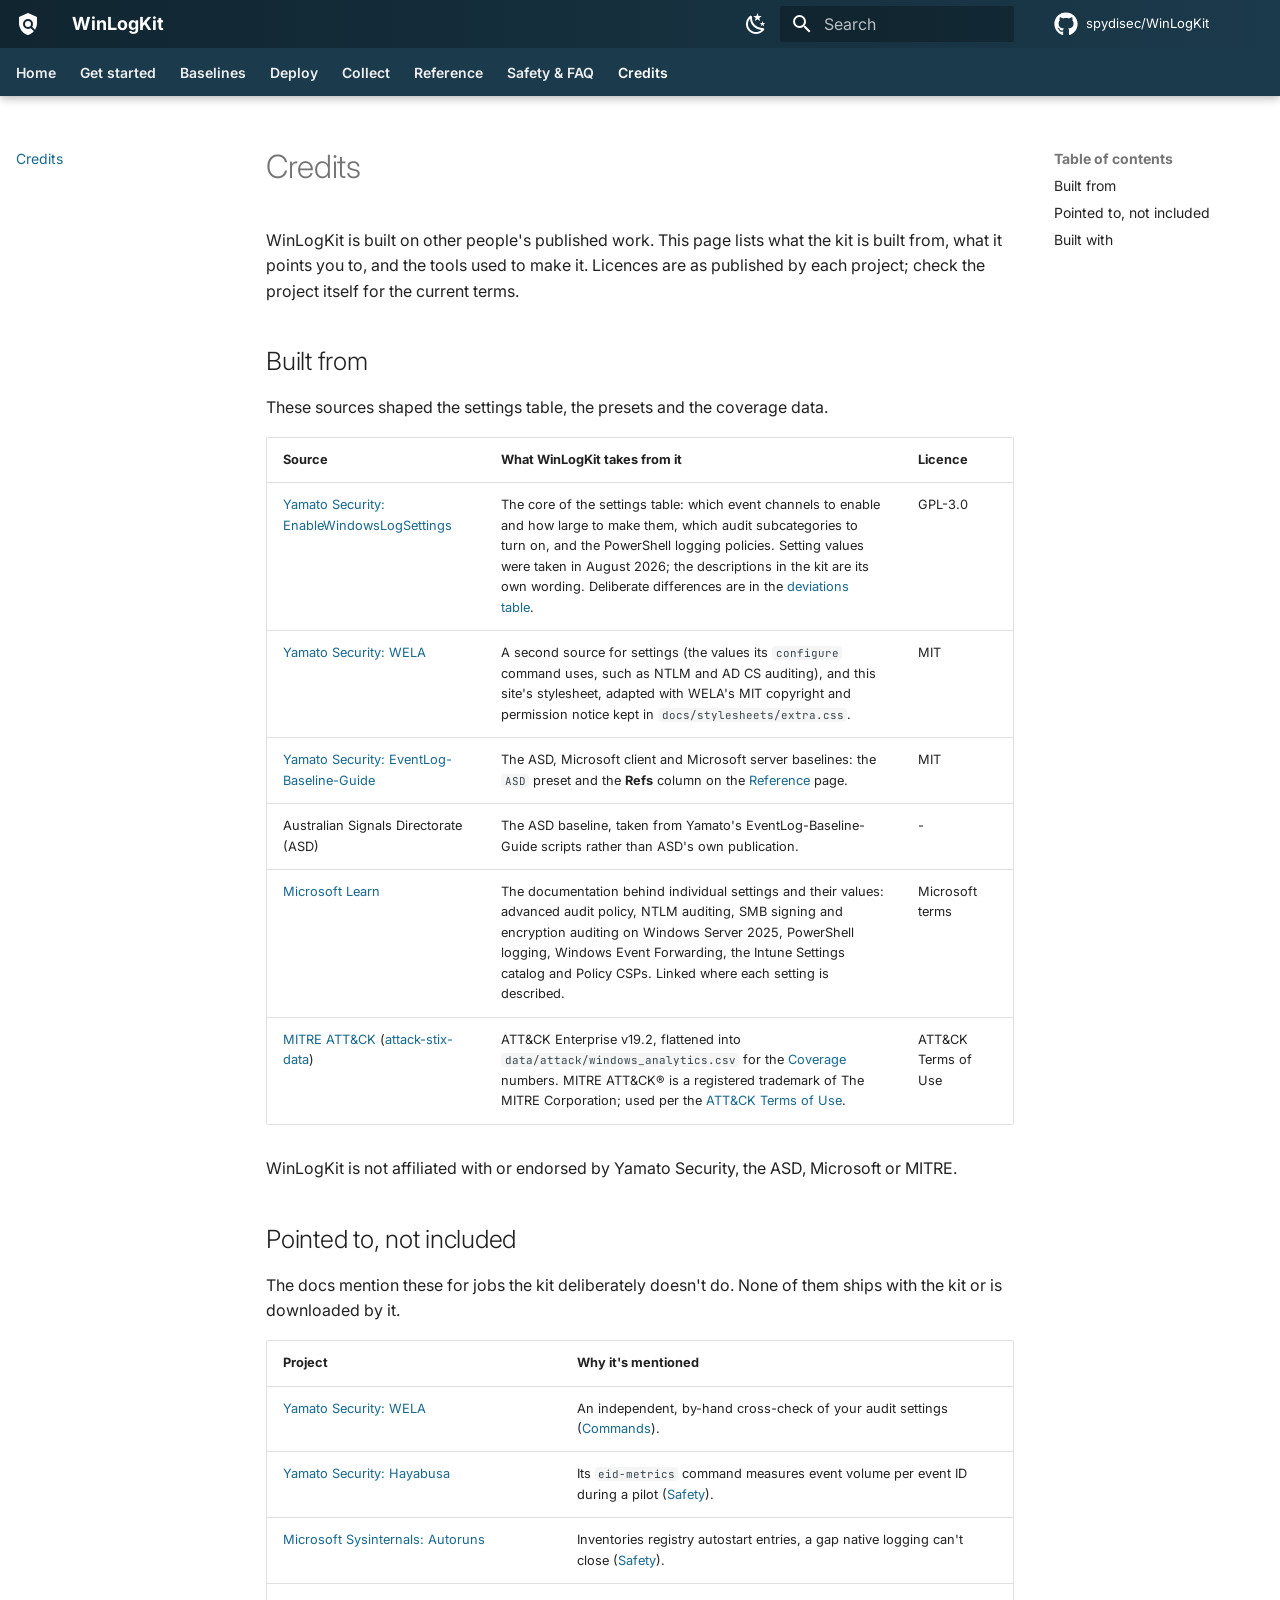
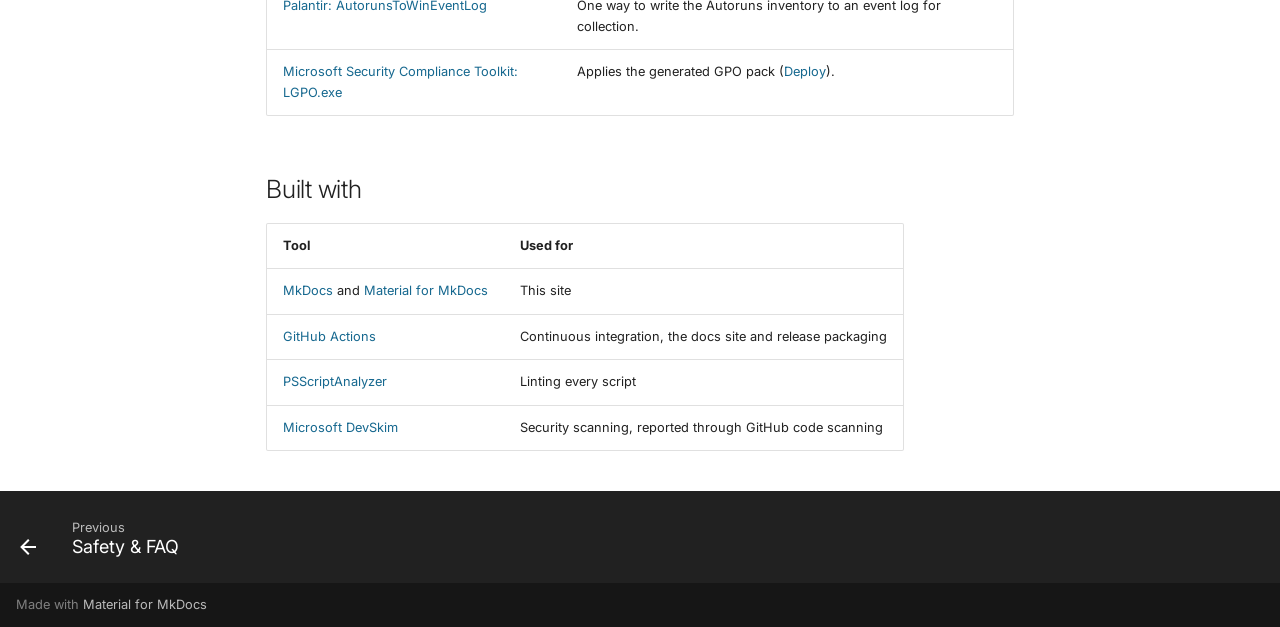
<file: credits/index.html>
<!doctype html>
<html lang="en" class="no-js">
  <head>
    
      <meta charset="utf-8">
      <meta name="viewport" content="width=device-width,initial-scale=1">
      
        <meta name="description" content="Turn on the native Windows event logging security monitoring needs, prove it is recording, and undo it. Plain PowerShell - no modules, no agents, no downloads.">
      
      
      
        <link rel="canonical" href="https://spydisec.github.io/WinLogKit/credits/">
      
      
        <link rel="prev" href="../safety/">
      
      
      
        
      
      
      <link rel="icon" href="../assets/images/favicon.png">
      <meta name="generator" content="mkdocs-1.6.1, mkdocs-material-9.7.7">
    
    
      
        <title>Credits - WinLogKit</title>
      
    
    
      <link rel="stylesheet" href="../assets/stylesheets/main.ec1eaa64.min.css">
      
        
        <link rel="stylesheet" href="../assets/stylesheets/palette.ab4e12ef.min.css">
      
      


    
    
      
    
    
      
        
        
        <link rel="preconnect" href="https://fonts.gstatic.com" crossorigin>
        <link rel="stylesheet" href="https://fonts.googleapis.com/css?family=Inter:300,300i,400,400i,700,700i%7CJetBrains+Mono:400,400i,700,700i&display=fallback">
        <style>:root{--md-text-font:"Inter";--md-code-font:"JetBrains Mono"}</style>
      
    
    
      <link rel="stylesheet" href="../stylesheets/extra.css">
    
    <script>__md_scope=new URL("..",location),__md_hash=e=>[...e].reduce(((e,_)=>(e<<5)-e+_.charCodeAt(0)),0),__md_get=(e,_=localStorage,t=__md_scope)=>JSON.parse(_.getItem(t.pathname+"."+e)),__md_set=(e,_,t=localStorage,a=__md_scope)=>{try{t.setItem(a.pathname+"."+e,JSON.stringify(_))}catch(e){}}</script>
    
      

    
    
  </head>
  
  
    
    
      
    
    
    
    
    <body dir="ltr" data-md-color-scheme="default" data-md-color-primary="custom" data-md-color-accent="custom">
  
    
    <input class="md-toggle" data-md-toggle="drawer" type="checkbox" id="__drawer" autocomplete="off">
    <input class="md-toggle" data-md-toggle="search" type="checkbox" id="__search" autocomplete="off">
    <label class="md-overlay" for="__drawer"></label>
    <div data-md-component="skip">
      
        
        <a href="#credits" class="md-skip">
          Skip to content
        </a>
      
    </div>
    <div data-md-component="announce">
      
    </div>
    
    
      

  

<header class="md-header md-header--shadow md-header--lifted" data-md-component="header">
  <nav class="md-header__inner md-grid" aria-label="Header">
    <a href=".." title="WinLogKit" class="md-header__button md-logo" aria-label="WinLogKit" data-md-component="logo">
      
  
  <svg xmlns="http://www.w3.org/2000/svg" viewBox="0 0 24 24"><path d="M12 9a3 3 0 0 1 3 3 3 3 0 0 1-3 3 3 3 0 0 1-3-3 3 3 0 0 1 3-3m5.86 10.31C16.23 21.22 14.28 22.45 12 23c-2.56-.61-4.7-2.07-6.42-4.37C3.86 16.34 3 13.8 3 11V5l9-4 9 4v6c0 2.39-.64 4.61-1.92 6.67l-2.91-2.91c.52-.79.83-1.76.83-2.76a5 5 0 0 0-5-5 5 5 0 0 0-5 5 5 5 0 0 0 5 5c1 0 1.97-.31 2.76-.83z"/></svg>

    </a>
    <label class="md-header__button md-icon" for="__drawer">
      
      <svg xmlns="http://www.w3.org/2000/svg" viewBox="0 0 24 24"><path d="M3 6h18v2H3zm0 5h18v2H3zm0 5h18v2H3z"/></svg>
    </label>
    <div class="md-header__title" data-md-component="header-title">
      <div class="md-header__ellipsis">
        <div class="md-header__topic">
          <span class="md-ellipsis">
            WinLogKit
          </span>
        </div>
        <div class="md-header__topic" data-md-component="header-topic">
          <span class="md-ellipsis">
            
              Credits
            
          </span>
        </div>
      </div>
    </div>
    
      
        <form class="md-header__option" data-md-component="palette">
  
    
    
    
    <input class="md-option" data-md-color-media="(prefers-color-scheme: light)" data-md-color-scheme="default" data-md-color-primary="custom" data-md-color-accent="custom"  aria-label="Dark mode"  type="radio" name="__palette" id="__palette_0">
    
      <label class="md-header__button md-icon" title="Dark mode" for="__palette_1" hidden>
        <svg xmlns="http://www.w3.org/2000/svg" viewBox="0 0 24 24"><path d="m17.75 4.09-2.53 1.94.91 3.06-2.63-1.81-2.63 1.81.91-3.06-2.53-1.94L12.44 4l1.06-3 1.06 3zm3.5 6.91-1.64 1.25.59 1.98-1.7-1.17-1.7 1.17.59-1.98L15.75 11l2.06-.05L18.5 9l.69 1.95zm-2.28 4.95c.83-.08 1.72 1.1 1.19 1.85-.32.45-.66.87-1.08 1.27C15.17 23 8.84 23 4.94 19.07c-3.91-3.9-3.91-10.24 0-14.14.4-.4.82-.76 1.27-1.08.75-.53 1.93.36 1.85 1.19-.27 2.86.69 5.83 2.89 8.02a9.96 9.96 0 0 0 8.02 2.89m-1.64 2.02a12.08 12.08 0 0 1-7.8-3.47c-2.17-2.19-3.33-5-3.49-7.82-2.81 3.14-2.7 7.96.31 10.98 3.02 3.01 7.84 3.12 10.98.31"/></svg>
      </label>
    
  
    
    
    
    <input class="md-option" data-md-color-media="(prefers-color-scheme: dark)" data-md-color-scheme="slate" data-md-color-primary="custom" data-md-color-accent="custom"  aria-label="Light mode"  type="radio" name="__palette" id="__palette_1">
    
      <label class="md-header__button md-icon" title="Light mode" for="__palette_0" hidden>
        <svg xmlns="http://www.w3.org/2000/svg" viewBox="0 0 24 24"><path d="M12 7a5 5 0 0 1 5 5 5 5 0 0 1-5 5 5 5 0 0 1-5-5 5 5 0 0 1 5-5m0 2a3 3 0 0 0-3 3 3 3 0 0 0 3 3 3 3 0 0 0 3-3 3 3 0 0 0-3-3m0-7 2.39 3.42C13.65 5.15 12.84 5 12 5s-1.65.15-2.39.42zM3.34 7l4.16-.35A7.2 7.2 0 0 0 5.94 8.5c-.44.74-.69 1.5-.83 2.29zm.02 10 1.76-3.77a7.131 7.131 0 0 0 2.38 4.14zM20.65 7l-1.77 3.79a7.02 7.02 0 0 0-2.38-4.15zm-.01 10-4.14.36c.59-.51 1.12-1.14 1.54-1.86.42-.73.69-1.5.83-2.29zM12 22l-2.41-3.44c.74.27 1.55.44 2.41.44.82 0 1.63-.17 2.37-.44z"/></svg>
      </label>
    
  
</form>
      
    
    
      <script>var palette=__md_get("__palette");if(palette&&palette.color){if("(prefers-color-scheme)"===palette.color.media){var media=matchMedia("(prefers-color-scheme: light)"),input=document.querySelector(media.matches?"[data-md-color-media='(prefers-color-scheme: light)']":"[data-md-color-media='(prefers-color-scheme: dark)']");palette.color.media=input.getAttribute("data-md-color-media"),palette.color.scheme=input.getAttribute("data-md-color-scheme"),palette.color.primary=input.getAttribute("data-md-color-primary"),palette.color.accent=input.getAttribute("data-md-color-accent")}for(var[key,value]of Object.entries(palette.color))document.body.setAttribute("data-md-color-"+key,value)}</script>
    
    
    
      
      
        <label class="md-header__button md-icon" for="__search">
          
          <svg xmlns="http://www.w3.org/2000/svg" viewBox="0 0 24 24"><path d="M9.5 3A6.5 6.5 0 0 1 16 9.5c0 1.61-.59 3.09-1.56 4.23l.27.27h.79l5 5-1.5 1.5-5-5v-.79l-.27-.27A6.52 6.52 0 0 1 9.5 16 6.5 6.5 0 0 1 3 9.5 6.5 6.5 0 0 1 9.5 3m0 2C7 5 5 7 5 9.5S7 14 9.5 14 14 12 14 9.5 12 5 9.5 5"/></svg>
        </label>
        <div class="md-search" data-md-component="search" role="dialog">
  <label class="md-search__overlay" for="__search"></label>
  <div class="md-search__inner" role="search">
    <form class="md-search__form" name="search">
      <input type="text" class="md-search__input" name="query" aria-label="Search" placeholder="Search" autocapitalize="off" autocorrect="off" autocomplete="off" spellcheck="false" data-md-component="search-query" required>
      <label class="md-search__icon md-icon" for="__search">
        
        <svg xmlns="http://www.w3.org/2000/svg" viewBox="0 0 24 24"><path d="M9.5 3A6.5 6.5 0 0 1 16 9.5c0 1.61-.59 3.09-1.56 4.23l.27.27h.79l5 5-1.5 1.5-5-5v-.79l-.27-.27A6.52 6.52 0 0 1 9.5 16 6.5 6.5 0 0 1 3 9.5 6.5 6.5 0 0 1 9.5 3m0 2C7 5 5 7 5 9.5S7 14 9.5 14 14 12 14 9.5 12 5 9.5 5"/></svg>
        
        <svg xmlns="http://www.w3.org/2000/svg" viewBox="0 0 24 24"><path d="M20 11v2H8l5.5 5.5-1.42 1.42L4.16 12l7.92-7.92L13.5 5.5 8 11z"/></svg>
      </label>
      <nav class="md-search__options" aria-label="Search">
        
        <button type="reset" class="md-search__icon md-icon" title="Clear" aria-label="Clear" tabindex="-1">
          
          <svg xmlns="http://www.w3.org/2000/svg" viewBox="0 0 24 24"><path d="M19 6.41 17.59 5 12 10.59 6.41 5 5 6.41 10.59 12 5 17.59 6.41 19 12 13.41 17.59 19 19 17.59 13.41 12z"/></svg>
        </button>
      </nav>
      
        <div class="md-search__suggest" data-md-component="search-suggest"></div>
      
    </form>
    <div class="md-search__output">
      <div class="md-search__scrollwrap" tabindex="0" data-md-scrollfix>
        <div class="md-search-result" data-md-component="search-result">
          <div class="md-search-result__meta">
            Initializing search
          </div>
          <ol class="md-search-result__list" role="presentation"></ol>
        </div>
      </div>
    </div>
  </div>
</div>
      
    
    
      <div class="md-header__source">
        <a href="https://github.com/spydisec/WinLogKit" title="Go to repository" class="md-source" data-md-component="source">
  <div class="md-source__icon md-icon">
    
    <svg xmlns="http://www.w3.org/2000/svg" viewBox="0 0 512 512"><!--! Font Awesome Free 7.1.0 by @fontawesome - https://fontawesome.com License - https://fontawesome.com/license/free (Icons: CC BY 4.0, Fonts: SIL OFL 1.1, Code: MIT License) Copyright 2025 Fonticons, Inc.--><path d="M173.9 397.4c0 2-2.3 3.6-5.2 3.6-3.3.3-5.6-1.3-5.6-3.6 0-2 2.3-3.6 5.2-3.6 3-.3 5.6 1.3 5.6 3.6m-31.1-4.5c-.7 2 1.3 4.3 4.3 4.9 2.6 1 5.6 0 6.2-2s-1.3-4.3-4.3-5.2c-2.6-.7-5.5.3-6.2 2.3m44.2-1.7c-2.9.7-4.9 2.6-4.6 4.9.3 2 2.9 3.3 5.9 2.6 2.9-.7 4.9-2.6 4.6-4.6-.3-1.9-3-3.2-5.9-2.9M252.8 8C114.1 8 8 113.3 8 252c0 110.9 69.8 205.8 169.5 239.2 12.8 2.3 17.3-5.6 17.3-12.1 0-6.2-.3-40.4-.3-61.4 0 0-70 15-84.7-29.8 0 0-11.4-29.1-27.8-36.6 0 0-22.9-15.7 1.6-15.4 0 0 24.9 2 38.6 25.8 21.9 38.6 58.6 27.5 72.9 20.9 2.3-16 8.8-27.1 16-33.7-55.9-6.2-112.3-14.3-112.3-110.5 0-27.5 7.6-41.3 23.6-58.9-2.6-6.5-11.1-33.3 2.6-67.9 20.9-6.5 69 27 69 27 20-5.6 41.5-8.5 62.8-8.5s42.8 2.9 62.8 8.5c0 0 48.1-33.6 69-27 13.7 34.7 5.2 61.4 2.6 67.9 16 17.7 25.8 31.5 25.8 58.9 0 96.5-58.9 104.2-114.8 110.5 9.2 7.9 17 22.9 17 46.4 0 33.7-.3 75.4-.3 83.6 0 6.5 4.6 14.4 17.3 12.1C436.2 457.8 504 362.9 504 252 504 113.3 391.5 8 252.8 8M105.2 352.9c-1.3 1-1 3.3.7 5.2 1.6 1.6 3.9 2.3 5.2 1 1.3-1 1-3.3-.7-5.2-1.6-1.6-3.9-2.3-5.2-1m-10.8-8.1c-.7 1.3.3 2.9 2.3 3.9 1.6 1 3.6.7 4.3-.7.7-1.3-.3-2.9-2.3-3.9-2-.6-3.6-.3-4.3.7m32.4 35.6c-1.6 1.3-1 4.3 1.3 6.2 2.3 2.3 5.2 2.6 6.5 1 1.3-1.3.7-4.3-1.3-6.2-2.2-2.3-5.2-2.6-6.5-1m-11.4-14.7c-1.6 1-1.6 3.6 0 5.9s4.3 3.3 5.6 2.3c1.6-1.3 1.6-3.9 0-6.2-1.4-2.3-4-3.3-5.6-2"/></svg>
  </div>
  <div class="md-source__repository">
    spydisec/WinLogKit
  </div>
</a>
      </div>
    
  </nav>
  
    
      
<nav class="md-tabs" aria-label="Tabs" data-md-component="tabs">
  <div class="md-grid">
    <ul class="md-tabs__list">
      
        
  
  
  
  
    <li class="md-tabs__item">
      <a href=".." class="md-tabs__link">
        
  
  
    
  
  Home

      </a>
    </li>
  

      
        
  
  
  
  
    <li class="md-tabs__item">
      <a href="../getting-started/" class="md-tabs__link">
        
  
  
    
  
  Get started

      </a>
    </li>
  

      
        
  
  
  
  
    <li class="md-tabs__item">
      <a href="../baselines/" class="md-tabs__link">
        
  
  
    
  
  Baselines

      </a>
    </li>
  

      
        
  
  
  
  
    
    
      <li class="md-tabs__item">
        <a href="../deployment/" class="md-tabs__link">
          
  
  
  Deploy

        </a>
      </li>
    
  

      
        
  
  
  
  
    <li class="md-tabs__item">
      <a href="../wec/" class="md-tabs__link">
        
  
  
    
  
  Collect

      </a>
    </li>
  

      
        
  
  
  
  
    
    
      <li class="md-tabs__item">
        <a href="../commands/" class="md-tabs__link">
          
  
  
  Reference

        </a>
      </li>
    
  

      
        
  
  
  
  
    <li class="md-tabs__item">
      <a href="../safety/" class="md-tabs__link">
        
  
  
    
  
  Safety & FAQ

      </a>
    </li>
  

      
        
  
  
  
    
  
  
    <li class="md-tabs__item md-tabs__item--active">
      <a href="./" class="md-tabs__link">
        
  
  
    
  
  Credits

      </a>
    </li>
  

      
    </ul>
  </div>
</nav>
    
  
</header>
    
    <div class="md-container" data-md-component="container">
      
      
        
      
      <main class="md-main" data-md-component="main">
        <div class="md-main__inner md-grid">
          
            
              
              <div class="md-sidebar md-sidebar--primary" data-md-component="sidebar" data-md-type="navigation" >
                <div class="md-sidebar__scrollwrap">
                  <div class="md-sidebar__inner">
                    


  


<nav class="md-nav md-nav--primary md-nav--lifted" aria-label="Navigation" data-md-level="0">
  <label class="md-nav__title" for="__drawer">
    <a href=".." title="WinLogKit" class="md-nav__button md-logo" aria-label="WinLogKit" data-md-component="logo">
      
  
  <svg xmlns="http://www.w3.org/2000/svg" viewBox="0 0 24 24"><path d="M12 9a3 3 0 0 1 3 3 3 3 0 0 1-3 3 3 3 0 0 1-3-3 3 3 0 0 1 3-3m5.86 10.31C16.23 21.22 14.28 22.45 12 23c-2.56-.61-4.7-2.07-6.42-4.37C3.86 16.34 3 13.8 3 11V5l9-4 9 4v6c0 2.39-.64 4.61-1.92 6.67l-2.91-2.91c.52-.79.83-1.76.83-2.76a5 5 0 0 0-5-5 5 5 0 0 0-5 5 5 5 0 0 0 5 5c1 0 1.97-.31 2.76-.83z"/></svg>

    </a>
    WinLogKit
  </label>
  
    <div class="md-nav__source">
      <a href="https://github.com/spydisec/WinLogKit" title="Go to repository" class="md-source" data-md-component="source">
  <div class="md-source__icon md-icon">
    
    <svg xmlns="http://www.w3.org/2000/svg" viewBox="0 0 512 512"><!--! Font Awesome Free 7.1.0 by @fontawesome - https://fontawesome.com License - https://fontawesome.com/license/free (Icons: CC BY 4.0, Fonts: SIL OFL 1.1, Code: MIT License) Copyright 2025 Fonticons, Inc.--><path d="M173.9 397.4c0 2-2.3 3.6-5.2 3.6-3.3.3-5.6-1.3-5.6-3.6 0-2 2.3-3.6 5.2-3.6 3-.3 5.6 1.3 5.6 3.6m-31.1-4.5c-.7 2 1.3 4.3 4.3 4.9 2.6 1 5.6 0 6.2-2s-1.3-4.3-4.3-5.2c-2.6-.7-5.5.3-6.2 2.3m44.2-1.7c-2.9.7-4.9 2.6-4.6 4.9.3 2 2.9 3.3 5.9 2.6 2.9-.7 4.9-2.6 4.6-4.6-.3-1.9-3-3.2-5.9-2.9M252.8 8C114.1 8 8 113.3 8 252c0 110.9 69.8 205.8 169.5 239.2 12.8 2.3 17.3-5.6 17.3-12.1 0-6.2-.3-40.4-.3-61.4 0 0-70 15-84.7-29.8 0 0-11.4-29.1-27.8-36.6 0 0-22.9-15.7 1.6-15.4 0 0 24.9 2 38.6 25.8 21.9 38.6 58.6 27.5 72.9 20.9 2.3-16 8.8-27.1 16-33.7-55.9-6.2-112.3-14.3-112.3-110.5 0-27.5 7.6-41.3 23.6-58.9-2.6-6.5-11.1-33.3 2.6-67.9 20.9-6.5 69 27 69 27 20-5.6 41.5-8.5 62.8-8.5s42.8 2.9 62.8 8.5c0 0 48.1-33.6 69-27 13.7 34.7 5.2 61.4 2.6 67.9 16 17.7 25.8 31.5 25.8 58.9 0 96.5-58.9 104.2-114.8 110.5 9.2 7.9 17 22.9 17 46.4 0 33.7-.3 75.4-.3 83.6 0 6.5 4.6 14.4 17.3 12.1C436.2 457.8 504 362.9 504 252 504 113.3 391.5 8 252.8 8M105.2 352.9c-1.3 1-1 3.3.7 5.2 1.6 1.6 3.9 2.3 5.2 1 1.3-1 1-3.3-.7-5.2-1.6-1.6-3.9-2.3-5.2-1m-10.8-8.1c-.7 1.3.3 2.9 2.3 3.9 1.6 1 3.6.7 4.3-.7.7-1.3-.3-2.9-2.3-3.9-2-.6-3.6-.3-4.3.7m32.4 35.6c-1.6 1.3-1 4.3 1.3 6.2 2.3 2.3 5.2 2.6 6.5 1 1.3-1.3.7-4.3-1.3-6.2-2.2-2.3-5.2-2.6-6.5-1m-11.4-14.7c-1.6 1-1.6 3.6 0 5.9s4.3 3.3 5.6 2.3c1.6-1.3 1.6-3.9 0-6.2-1.4-2.3-4-3.3-5.6-2"/></svg>
  </div>
  <div class="md-source__repository">
    spydisec/WinLogKit
  </div>
</a>
    </div>
  
  <ul class="md-nav__list" data-md-scrollfix>
    
      
      
  
  
  
  
    <li class="md-nav__item">
      <a href=".." class="md-nav__link">
        
  
  
  <span class="md-ellipsis">
    
  
    Home
  

    
  </span>
  
  

      </a>
    </li>
  

    
      
      
  
  
  
  
    <li class="md-nav__item">
      <a href="../getting-started/" class="md-nav__link">
        
  
  
  <span class="md-ellipsis">
    
  
    Get started
  

    
  </span>
  
  

      </a>
    </li>
  

    
      
      
  
  
  
  
    <li class="md-nav__item">
      <a href="../baselines/" class="md-nav__link">
        
  
  
  <span class="md-ellipsis">
    
  
    Baselines
  

    
  </span>
  
  

      </a>
    </li>
  

    
      
      
  
  
  
  
    
    
    
    
      
      
    
    
    <li class="md-nav__item md-nav__item--nested">
      
        
        
        <input class="md-nav__toggle md-toggle " type="checkbox" id="__nav_4" >
        
          
          <label class="md-nav__link" for="__nav_4" id="__nav_4_label" tabindex="0">
            
  
  
  <span class="md-ellipsis">
    
  
    Deploy
  

    
  </span>
  
  

            <span class="md-nav__icon md-icon"></span>
          </label>
        
        <nav class="md-nav" data-md-level="1" aria-labelledby="__nav_4_label" aria-expanded="false">
          <label class="md-nav__title" for="__nav_4">
            <span class="md-nav__icon md-icon"></span>
            
  
    Deploy
  

          </label>
          <ul class="md-nav__list" data-md-scrollfix>
            
              
                
  
  
  
  
    <li class="md-nav__item">
      <a href="../deployment/" class="md-nav__link">
        
  
  
  <span class="md-ellipsis">
    
  
    Overview
  

    
  </span>
  
  

      </a>
    </li>
  

              
            
              
                
  
  
  
  
    <li class="md-nav__item">
      <a href="../intune-csp/" class="md-nav__link">
        
  
  
  <span class="md-ellipsis">
    
  
    Intune Settings catalog
  

    
  </span>
  
  

      </a>
    </li>
  

              
            
              
                
  
  
  
  
    <li class="md-nav__item">
      <a href="../gpo-paths/" class="md-nav__link">
        
  
  
  <span class="md-ellipsis">
    
  
    Group Policy paths
  

    
  </span>
  
  

      </a>
    </li>
  

              
            
          </ul>
        </nav>
      
    </li>
  

    
      
      
  
  
  
  
    <li class="md-nav__item">
      <a href="../wec/" class="md-nav__link">
        
  
  
  <span class="md-ellipsis">
    
  
    Collect
  

    
  </span>
  
  

      </a>
    </li>
  

    
      
      
  
  
  
  
    
    
    
    
      
      
    
    
    <li class="md-nav__item md-nav__item--nested">
      
        
        
        <input class="md-nav__toggle md-toggle " type="checkbox" id="__nav_6" >
        
          
          <label class="md-nav__link" for="__nav_6" id="__nav_6_label" tabindex="0">
            
  
  
  <span class="md-ellipsis">
    
  
    Reference
  

    
  </span>
  
  

            <span class="md-nav__icon md-icon"></span>
          </label>
        
        <nav class="md-nav" data-md-level="1" aria-labelledby="__nav_6_label" aria-expanded="false">
          <label class="md-nav__title" for="__nav_6">
            <span class="md-nav__icon md-icon"></span>
            
  
    Reference
  

          </label>
          <ul class="md-nav__list" data-md-scrollfix>
            
              
                
  
  
  
  
    <li class="md-nav__item">
      <a href="../commands/" class="md-nav__link">
        
  
  
  <span class="md-ellipsis">
    
  
    Commands
  

    
  </span>
  
  

      </a>
    </li>
  

              
            
              
                
  
  
  
  
    <li class="md-nav__item">
      <a href="../reference/" class="md-nav__link">
        
  
  
  <span class="md-ellipsis">
    
  
    Settings
  

    
  </span>
  
  

      </a>
    </li>
  

              
            
              
                
  
  
  
  
    <li class="md-nav__item">
      <a href="../mapping/" class="md-nav__link">
        
  
  
  <span class="md-ellipsis">
    
  
    Coverage
  

    
  </span>
  
  

      </a>
    </li>
  

              
            
          </ul>
        </nav>
      
    </li>
  

    
      
      
  
  
  
  
    <li class="md-nav__item">
      <a href="../safety/" class="md-nav__link">
        
  
  
  <span class="md-ellipsis">
    
  
    Safety & FAQ
  

    
  </span>
  
  

      </a>
    </li>
  

    
      
      
  
  
    
  
  
  
    <li class="md-nav__item md-nav__item--active">
      
      <input class="md-nav__toggle md-toggle" type="checkbox" id="__toc">
      
      
        
      
      
        <label class="md-nav__link md-nav__link--active" for="__toc">
          
  
  
  <span class="md-ellipsis">
    
  
    Credits
  

    
  </span>
  
  

          <span class="md-nav__icon md-icon"></span>
        </label>
      
      <a href="./" class="md-nav__link md-nav__link--active">
        
  
  
  <span class="md-ellipsis">
    
  
    Credits
  

    
  </span>
  
  

      </a>
      
        

<nav class="md-nav md-nav--secondary" aria-label="Table of contents">
  
  
  
    
  
  
    <label class="md-nav__title" for="__toc">
      <span class="md-nav__icon md-icon"></span>
      Table of contents
    </label>
    <ul class="md-nav__list" data-md-component="toc" data-md-scrollfix>
      
        <li class="md-nav__item">
  <a href="#built-from" class="md-nav__link">
    <span class="md-ellipsis">
      
        Built from
      
    </span>
  </a>
  
</li>
      
        <li class="md-nav__item">
  <a href="#pointed-to-not-included" class="md-nav__link">
    <span class="md-ellipsis">
      
        Pointed to, not included
      
    </span>
  </a>
  
</li>
      
        <li class="md-nav__item">
  <a href="#built-with" class="md-nav__link">
    <span class="md-ellipsis">
      
        Built with
      
    </span>
  </a>
  
</li>
      
    </ul>
  
</nav>
      
    </li>
  

    
  </ul>
</nav>
                  </div>
                </div>
              </div>
            
            
              
              <div class="md-sidebar md-sidebar--secondary" data-md-component="sidebar" data-md-type="toc" >
                <div class="md-sidebar__scrollwrap">
                  <div class="md-sidebar__inner">
                    

<nav class="md-nav md-nav--secondary" aria-label="Table of contents">
  
  
  
    
  
  
    <label class="md-nav__title" for="__toc">
      <span class="md-nav__icon md-icon"></span>
      Table of contents
    </label>
    <ul class="md-nav__list" data-md-component="toc" data-md-scrollfix>
      
        <li class="md-nav__item">
  <a href="#built-from" class="md-nav__link">
    <span class="md-ellipsis">
      
        Built from
      
    </span>
  </a>
  
</li>
      
        <li class="md-nav__item">
  <a href="#pointed-to-not-included" class="md-nav__link">
    <span class="md-ellipsis">
      
        Pointed to, not included
      
    </span>
  </a>
  
</li>
      
        <li class="md-nav__item">
  <a href="#built-with" class="md-nav__link">
    <span class="md-ellipsis">
      
        Built with
      
    </span>
  </a>
  
</li>
      
    </ul>
  
</nav>
                  </div>
                </div>
              </div>
            
          
          
            <div class="md-content" data-md-component="content">
              
              <article class="md-content__inner md-typeset">
                
                  


  
  


<h1 id="credits">Credits<a class="headerlink" href="#credits" title="Permanent link">&para;</a></h1>
<p>WinLogKit is built on other people's published work. This page lists what
the kit is built from, what it points you to, and the tools used to make
it. Licences are as published by each project; check the project itself
for the current terms.</p>
<h2 id="built-from">Built from<a class="headerlink" href="#built-from" title="Permanent link">&para;</a></h2>
<p>These sources shaped the settings table, the presets and the coverage data.</p>
<table>
<thead>
<tr>
<th>Source</th>
<th>What WinLogKit takes from it</th>
<th>Licence</th>
</tr>
</thead>
<tbody>
<tr>
<td><a href="https://github.com/Yamato-Security/EnableWindowsLogSettings">Yamato Security: EnableWindowsLogSettings</a></td>
<td>The core of the settings table: which event channels to enable and how large to make them, which audit subcategories to turn on, and the PowerShell logging policies. Setting values were taken in August 2026; the descriptions in the kit are its own wording. Deliberate differences are in the <a href="../baselines/#deviations-from-the-yamato-sources">deviations table</a>.</td>
<td>GPL-3.0</td>
</tr>
<tr>
<td><a href="https://github.com/Yamato-Security/WELA">Yamato Security: WELA</a></td>
<td>A second source for settings (the values its <code>configure</code> command uses, such as NTLM and AD CS auditing), and this site's stylesheet, adapted with WELA's MIT copyright and permission notice kept in <code>docs/stylesheets/extra.css</code>.</td>
<td>MIT</td>
</tr>
<tr>
<td><a href="https://github.com/Yamato-Security/EventLog-Baseline-Guide">Yamato Security: EventLog-Baseline-Guide</a></td>
<td>The ASD, Microsoft client and Microsoft server baselines: the <code>ASD</code> preset and the <strong>Refs</strong> column on the <a href="../reference/">Reference</a> page.</td>
<td>MIT</td>
</tr>
<tr>
<td>Australian Signals Directorate (ASD)</td>
<td>The ASD baseline, taken from Yamato's EventLog-Baseline-Guide scripts rather than ASD's own publication.</td>
<td>-</td>
</tr>
<tr>
<td><a href="https://learn.microsoft.com/">Microsoft Learn</a></td>
<td>The documentation behind individual settings and their values: advanced audit policy, NTLM auditing, SMB signing and encryption auditing on Windows Server 2025, PowerShell logging, Windows Event Forwarding, the Intune Settings catalog and Policy CSPs. Linked where each setting is described.</td>
<td>Microsoft terms</td>
</tr>
<tr>
<td><a href="https://attack.mitre.org/">MITRE ATT&amp;CK</a> (<a href="https://github.com/mitre-attack/attack-stix-data">attack-stix-data</a>)</td>
<td>ATT&amp;CK Enterprise v19.2, flattened into <code>data/attack/windows_analytics.csv</code> for the <a href="../mapping/">Coverage</a> numbers. MITRE ATT&amp;CK® is a registered trademark of The MITRE Corporation; used per the <a href="https://attack.mitre.org/resources/legal-and-branding/terms-of-use/">ATT&amp;CK Terms of Use</a>.</td>
<td>ATT&amp;CK Terms of Use</td>
</tr>
</tbody>
</table>
<p>WinLogKit is not affiliated with or endorsed by Yamato Security, the ASD,
Microsoft or MITRE.</p>
<h2 id="pointed-to-not-included">Pointed to, not included<a class="headerlink" href="#pointed-to-not-included" title="Permanent link">&para;</a></h2>
<p>The docs mention these for jobs the kit deliberately doesn't do. None of
them ships with the kit or is downloaded by it.</p>
<table>
<thead>
<tr>
<th>Project</th>
<th>Why it's mentioned</th>
</tr>
</thead>
<tbody>
<tr>
<td><a href="https://github.com/Yamato-Security/WELA">Yamato Security: WELA</a></td>
<td>An independent, by-hand cross-check of your audit settings (<a href="../commands/#cross-checking-with-wela-optional">Commands</a>).</td>
</tr>
<tr>
<td><a href="https://github.com/Yamato-Security/hayabusa">Yamato Security: Hayabusa</a></td>
<td>Its <code>eid-metrics</code> command measures event volume per event ID during a pilot (<a href="../safety/">Safety</a>).</td>
</tr>
<tr>
<td><a href="https://learn.microsoft.com/sysinternals/downloads/autoruns">Microsoft Sysinternals: Autoruns</a></td>
<td>Inventories registry autostart entries, a gap native logging can't close (<a href="../safety/#known-limits-stated-plainly">Safety</a>).</td>
</tr>
<tr>
<td><a href="https://github.com/palantir/windows-event-forwarding/tree/master/AutorunsToWinEventLog">Palantir: AutorunsToWinEventLog</a></td>
<td>One way to write the Autoruns inventory to an event log for collection.</td>
</tr>
<tr>
<td><a href="https://learn.microsoft.com/windows/security/operating-system-security/device-management/windows-security-configuration-framework/security-compliance-toolkit-10">Microsoft Security Compliance Toolkit: LGPO.exe</a></td>
<td>Applies the generated GPO pack (<a href="../deployment/">Deploy</a>).</td>
</tr>
</tbody>
</table>
<h2 id="built-with">Built with<a class="headerlink" href="#built-with" title="Permanent link">&para;</a></h2>
<table>
<thead>
<tr>
<th>Tool</th>
<th>Used for</th>
</tr>
</thead>
<tbody>
<tr>
<td><a href="https://www.mkdocs.org/">MkDocs</a> and <a href="https://squidfunk.github.io/mkdocs-material/">Material for MkDocs</a></td>
<td>This site</td>
</tr>
<tr>
<td><a href="https://docs.github.com/actions">GitHub Actions</a></td>
<td>Continuous integration, the docs site and release packaging</td>
</tr>
<tr>
<td><a href="https://github.com/PowerShell/PSScriptAnalyzer">PSScriptAnalyzer</a></td>
<td>Linting every script</td>
</tr>
<tr>
<td><a href="https://github.com/microsoft/DevSkim">Microsoft DevSkim</a></td>
<td>Security scanning, reported through GitHub code scanning</td>
</tr>
</tbody>
</table>












                
              </article>
            </div>
          
          
<script>var target=document.getElementById(location.hash.slice(1));target&&target.name&&(target.checked=target.name.startsWith("__tabbed_"))</script>
        </div>
        
          <button type="button" class="md-top md-icon" data-md-component="top" hidden>
  
  <svg xmlns="http://www.w3.org/2000/svg" viewBox="0 0 24 24"><path d="M13 20h-2V8l-5.5 5.5-1.42-1.42L12 4.16l7.92 7.92-1.42 1.42L13 8z"/></svg>
  Back to top
</button>
        
      </main>
      
        <footer class="md-footer">
  
    
      
      <nav class="md-footer__inner md-grid" aria-label="Footer" >
        
          
          <a href="../safety/" class="md-footer__link md-footer__link--prev" aria-label="Previous: Safety &amp; FAQ">
            <div class="md-footer__button md-icon">
              
              <svg xmlns="http://www.w3.org/2000/svg" viewBox="0 0 24 24"><path d="M20 11v2H8l5.5 5.5-1.42 1.42L4.16 12l7.92-7.92L13.5 5.5 8 11z"/></svg>
            </div>
            <div class="md-footer__title">
              <span class="md-footer__direction">
                Previous
              </span>
              <div class="md-ellipsis">
                Safety & FAQ
              </div>
            </div>
          </a>
        
        
      </nav>
    
  
  <div class="md-footer-meta md-typeset">
    <div class="md-footer-meta__inner md-grid">
      <div class="md-copyright">
  
  
    Made with
    <a href="https://squidfunk.github.io/mkdocs-material/" target="_blank" rel="noopener">
      Material for MkDocs
    </a>
  
</div>
      
    </div>
  </div>
</footer>
      
    </div>
    <div class="md-dialog" data-md-component="dialog">
      <div class="md-dialog__inner md-typeset"></div>
    </div>
    
    
    
      
      
      <script id="__config" type="application/json">{"annotate": null, "base": "..", "features": ["navigation.tabs", "navigation.tabs.sticky", "navigation.instant", "navigation.tracking", "navigation.top", "navigation.footer", "toc.follow", "content.code.copy", "search.suggest", "search.highlight"], "search": "../assets/javascripts/workers/search.2c215733.min.js", "tags": null, "translations": {"clipboard.copied": "Copied to clipboard", "clipboard.copy": "Copy to clipboard", "search.result.more.one": "1 more on this page", "search.result.more.other": "# more on this page", "search.result.none": "No matching documents", "search.result.one": "1 matching document", "search.result.other": "# matching documents", "search.result.placeholder": "Type to start searching", "search.result.term.missing": "Missing", "select.version": "Select version"}, "version": null}</script>
    
    
      <script src="../assets/javascripts/bundle.d7400e89.min.js"></script>
      
    
  </body>
</html>
</file>
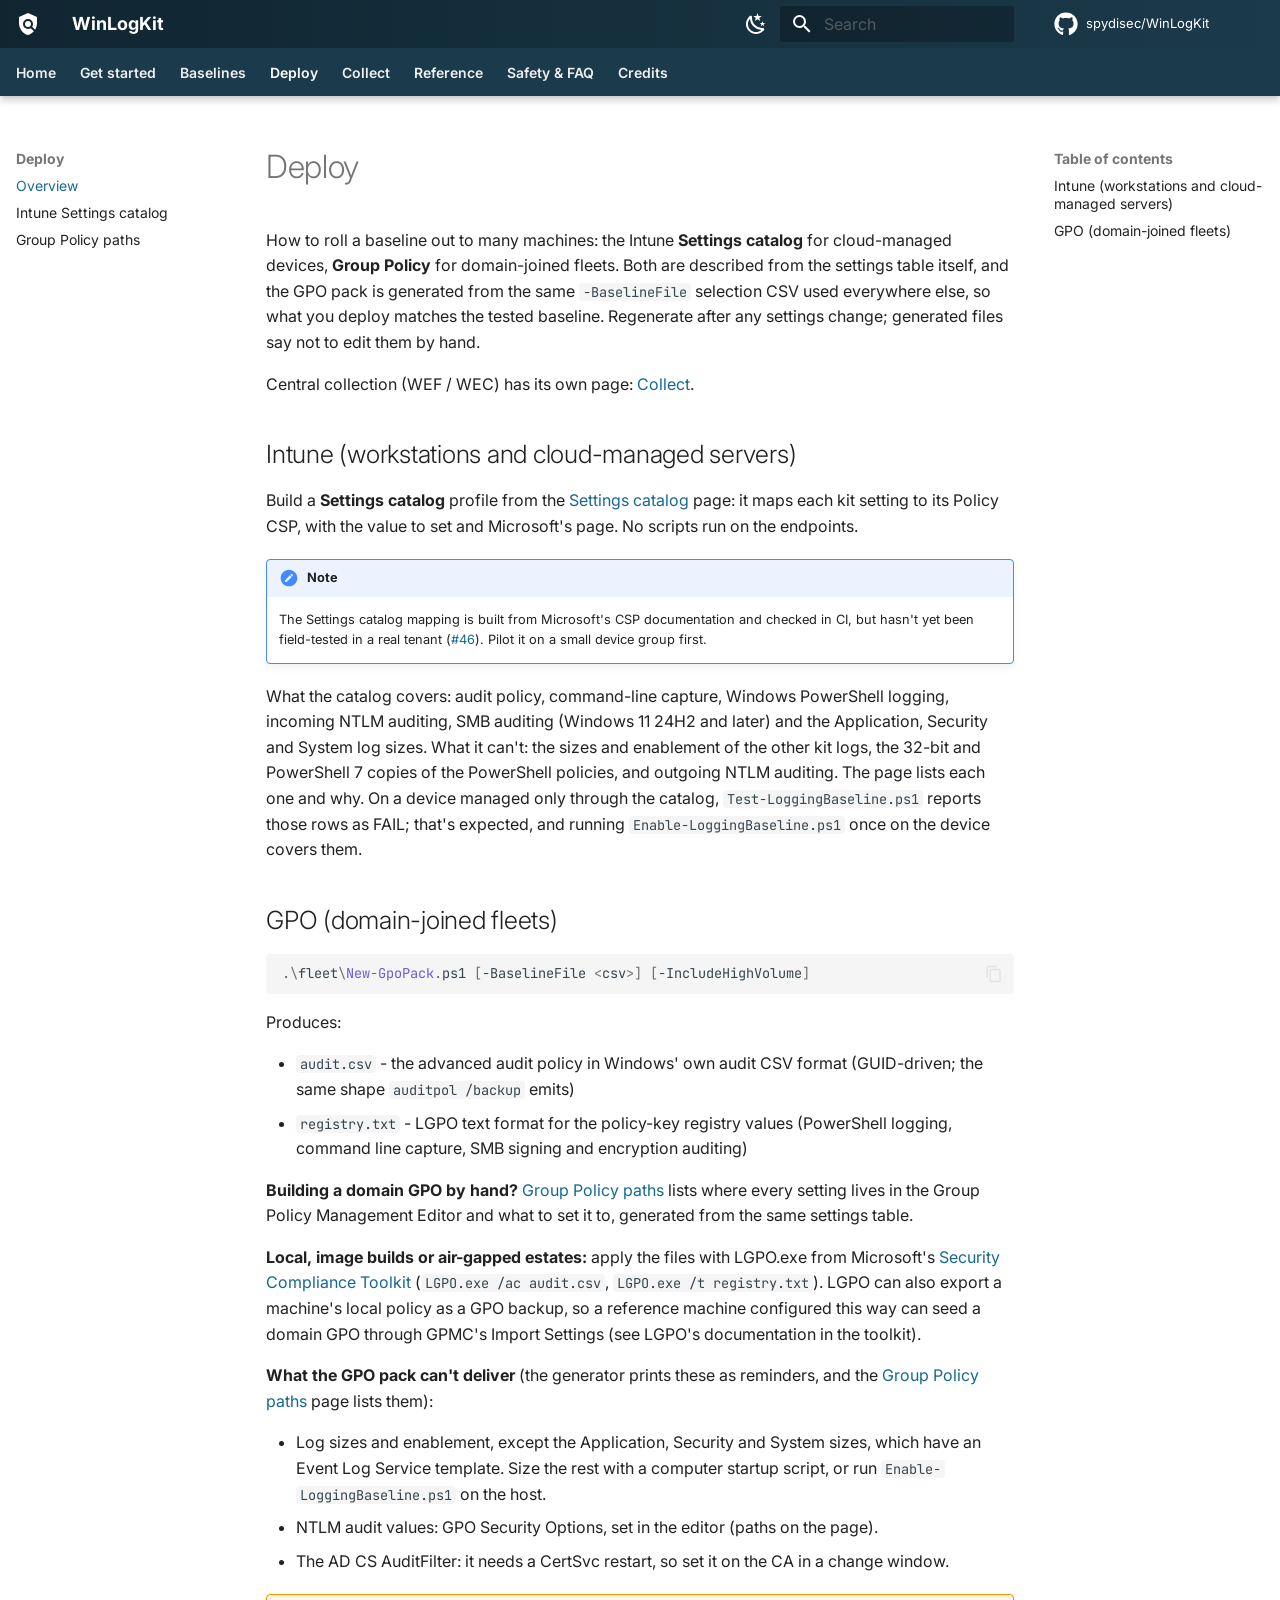
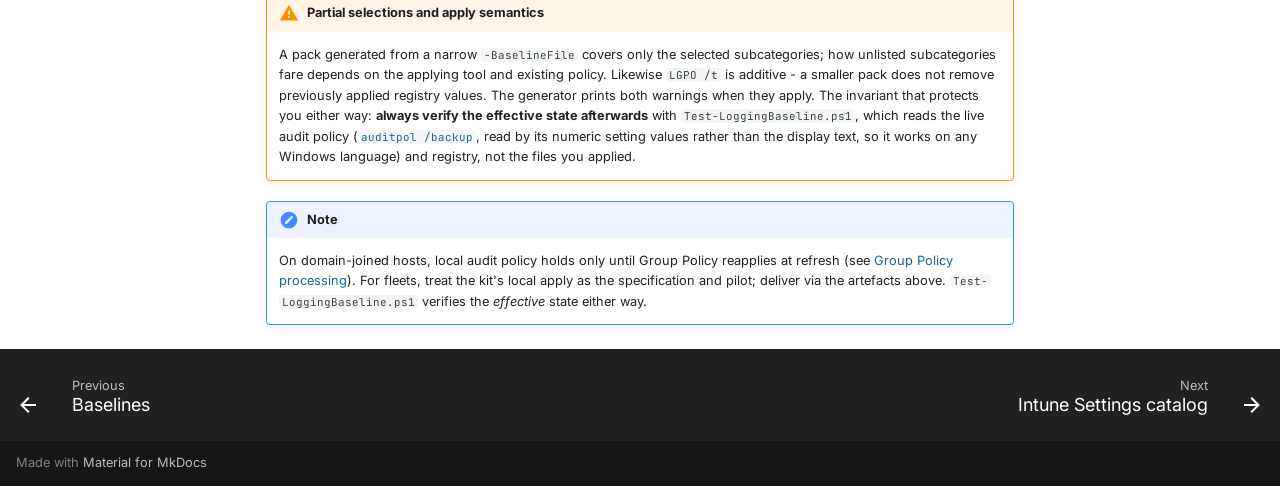
<file: deployment/index.html>
<!doctype html>
<html lang="en" class="no-js">
  <head>
    
      <meta charset="utf-8">
      <meta name="viewport" content="width=device-width,initial-scale=1">
      
        <meta name="description" content="Turn on the native Windows event logging security monitoring needs, prove it is recording, and undo it. Plain PowerShell - no modules, no agents, no downloads.">
      
      
      
        <link rel="canonical" href="https://spydisec.github.io/WinLogKit/deployment/">
      
      
        <link rel="prev" href="../baselines/">
      
      
        <link rel="next" href="../intune-csp/">
      
      
        
      
      
      <link rel="icon" href="../assets/images/favicon.png">
      <meta name="generator" content="mkdocs-1.6.1, mkdocs-material-9.7.7">
    
    
      
        <title>Overview - WinLogKit</title>
      
    
    
      <link rel="stylesheet" href="../assets/stylesheets/main.ec1eaa64.min.css">
      
        
        <link rel="stylesheet" href="../assets/stylesheets/palette.ab4e12ef.min.css">
      
      


    
    
      
    
    
      
        
        
        <link rel="preconnect" href="https://fonts.gstatic.com" crossorigin>
        <link rel="stylesheet" href="https://fonts.googleapis.com/css?family=Inter:300,300i,400,400i,700,700i%7CJetBrains+Mono:400,400i,700,700i&display=fallback">
        <style>:root{--md-text-font:"Inter";--md-code-font:"JetBrains Mono"}</style>
      
    
    
      <link rel="stylesheet" href="../stylesheets/extra.css">
    
    <script>__md_scope=new URL("..",location),__md_hash=e=>[...e].reduce(((e,_)=>(e<<5)-e+_.charCodeAt(0)),0),__md_get=(e,_=localStorage,t=__md_scope)=>JSON.parse(_.getItem(t.pathname+"."+e)),__md_set=(e,_,t=localStorage,a=__md_scope)=>{try{t.setItem(a.pathname+"."+e,JSON.stringify(_))}catch(e){}}</script>
    
      

    
    
  </head>
  
  
    
    
      
    
    
    
    
    <body dir="ltr" data-md-color-scheme="default" data-md-color-primary="custom" data-md-color-accent="custom">
  
    
    <input class="md-toggle" data-md-toggle="drawer" type="checkbox" id="__drawer" autocomplete="off">
    <input class="md-toggle" data-md-toggle="search" type="checkbox" id="__search" autocomplete="off">
    <label class="md-overlay" for="__drawer"></label>
    <div data-md-component="skip">
      
        
        <a href="#deploy" class="md-skip">
          Skip to content
        </a>
      
    </div>
    <div data-md-component="announce">
      
    </div>
    
    
      

  

<header class="md-header md-header--shadow md-header--lifted" data-md-component="header">
  <nav class="md-header__inner md-grid" aria-label="Header">
    <a href=".." title="WinLogKit" class="md-header__button md-logo" aria-label="WinLogKit" data-md-component="logo">
      
  
  <svg xmlns="http://www.w3.org/2000/svg" viewBox="0 0 24 24"><path d="M12 9a3 3 0 0 1 3 3 3 3 0 0 1-3 3 3 3 0 0 1-3-3 3 3 0 0 1 3-3m5.86 10.31C16.23 21.22 14.28 22.45 12 23c-2.56-.61-4.7-2.07-6.42-4.37C3.86 16.34 3 13.8 3 11V5l9-4 9 4v6c0 2.39-.64 4.61-1.92 6.67l-2.91-2.91c.52-.79.83-1.76.83-2.76a5 5 0 0 0-5-5 5 5 0 0 0-5 5 5 5 0 0 0 5 5c1 0 1.97-.31 2.76-.83z"/></svg>

    </a>
    <label class="md-header__button md-icon" for="__drawer">
      
      <svg xmlns="http://www.w3.org/2000/svg" viewBox="0 0 24 24"><path d="M3 6h18v2H3zm0 5h18v2H3zm0 5h18v2H3z"/></svg>
    </label>
    <div class="md-header__title" data-md-component="header-title">
      <div class="md-header__ellipsis">
        <div class="md-header__topic">
          <span class="md-ellipsis">
            WinLogKit
          </span>
        </div>
        <div class="md-header__topic" data-md-component="header-topic">
          <span class="md-ellipsis">
            
              Overview
            
          </span>
        </div>
      </div>
    </div>
    
      
        <form class="md-header__option" data-md-component="palette">
  
    
    
    
    <input class="md-option" data-md-color-media="(prefers-color-scheme: light)" data-md-color-scheme="default" data-md-color-primary="custom" data-md-color-accent="custom"  aria-label="Dark mode"  type="radio" name="__palette" id="__palette_0">
    
      <label class="md-header__button md-icon" title="Dark mode" for="__palette_1" hidden>
        <svg xmlns="http://www.w3.org/2000/svg" viewBox="0 0 24 24"><path d="m17.75 4.09-2.53 1.94.91 3.06-2.63-1.81-2.63 1.81.91-3.06-2.53-1.94L12.44 4l1.06-3 1.06 3zm3.5 6.91-1.64 1.25.59 1.98-1.7-1.17-1.7 1.17.59-1.98L15.75 11l2.06-.05L18.5 9l.69 1.95zm-2.28 4.95c.83-.08 1.72 1.1 1.19 1.85-.32.45-.66.87-1.08 1.27C15.17 23 8.84 23 4.94 19.07c-3.91-3.9-3.91-10.24 0-14.14.4-.4.82-.76 1.27-1.08.75-.53 1.93.36 1.85 1.19-.27 2.86.69 5.83 2.89 8.02a9.96 9.96 0 0 0 8.02 2.89m-1.64 2.02a12.08 12.08 0 0 1-7.8-3.47c-2.17-2.19-3.33-5-3.49-7.82-2.81 3.14-2.7 7.96.31 10.98 3.02 3.01 7.84 3.12 10.98.31"/></svg>
      </label>
    
  
    
    
    
    <input class="md-option" data-md-color-media="(prefers-color-scheme: dark)" data-md-color-scheme="slate" data-md-color-primary="custom" data-md-color-accent="custom"  aria-label="Light mode"  type="radio" name="__palette" id="__palette_1">
    
      <label class="md-header__button md-icon" title="Light mode" for="__palette_0" hidden>
        <svg xmlns="http://www.w3.org/2000/svg" viewBox="0 0 24 24"><path d="M12 7a5 5 0 0 1 5 5 5 5 0 0 1-5 5 5 5 0 0 1-5-5 5 5 0 0 1 5-5m0 2a3 3 0 0 0-3 3 3 3 0 0 0 3 3 3 3 0 0 0 3-3 3 3 0 0 0-3-3m0-7 2.39 3.42C13.65 5.15 12.84 5 12 5s-1.65.15-2.39.42zM3.34 7l4.16-.35A7.2 7.2 0 0 0 5.94 8.5c-.44.74-.69 1.5-.83 2.29zm.02 10 1.76-3.77a7.131 7.131 0 0 0 2.38 4.14zM20.65 7l-1.77 3.79a7.02 7.02 0 0 0-2.38-4.15zm-.01 10-4.14.36c.59-.51 1.12-1.14 1.54-1.86.42-.73.69-1.5.83-2.29zM12 22l-2.41-3.44c.74.27 1.55.44 2.41.44.82 0 1.63-.17 2.37-.44z"/></svg>
      </label>
    
  
</form>
      
    
    
      <script>var palette=__md_get("__palette");if(palette&&palette.color){if("(prefers-color-scheme)"===palette.color.media){var media=matchMedia("(prefers-color-scheme: light)"),input=document.querySelector(media.matches?"[data-md-color-media='(prefers-color-scheme: light)']":"[data-md-color-media='(prefers-color-scheme: dark)']");palette.color.media=input.getAttribute("data-md-color-media"),palette.color.scheme=input.getAttribute("data-md-color-scheme"),palette.color.primary=input.getAttribute("data-md-color-primary"),palette.color.accent=input.getAttribute("data-md-color-accent")}for(var[key,value]of Object.entries(palette.color))document.body.setAttribute("data-md-color-"+key,value)}</script>
    
    
    
      
      
        <label class="md-header__button md-icon" for="__search">
          
          <svg xmlns="http://www.w3.org/2000/svg" viewBox="0 0 24 24"><path d="M9.5 3A6.5 6.5 0 0 1 16 9.5c0 1.61-.59 3.09-1.56 4.23l.27.27h.79l5 5-1.5 1.5-5-5v-.79l-.27-.27A6.52 6.52 0 0 1 9.5 16 6.5 6.5 0 0 1 3 9.5 6.5 6.5 0 0 1 9.5 3m0 2C7 5 5 7 5 9.5S7 14 9.5 14 14 12 14 9.5 12 5 9.5 5"/></svg>
        </label>
        <div class="md-search" data-md-component="search" role="dialog">
  <label class="md-search__overlay" for="__search"></label>
  <div class="md-search__inner" role="search">
    <form class="md-search__form" name="search">
      <input type="text" class="md-search__input" name="query" aria-label="Search" placeholder="Search" autocapitalize="off" autocorrect="off" autocomplete="off" spellcheck="false" data-md-component="search-query" required>
      <label class="md-search__icon md-icon" for="__search">
        
        <svg xmlns="http://www.w3.org/2000/svg" viewBox="0 0 24 24"><path d="M9.5 3A6.5 6.5 0 0 1 16 9.5c0 1.61-.59 3.09-1.56 4.23l.27.27h.79l5 5-1.5 1.5-5-5v-.79l-.27-.27A6.52 6.52 0 0 1 9.5 16 6.5 6.5 0 0 1 3 9.5 6.5 6.5 0 0 1 9.5 3m0 2C7 5 5 7 5 9.5S7 14 9.5 14 14 12 14 9.5 12 5 9.5 5"/></svg>
        
        <svg xmlns="http://www.w3.org/2000/svg" viewBox="0 0 24 24"><path d="M20 11v2H8l5.5 5.5-1.42 1.42L4.16 12l7.92-7.92L13.5 5.5 8 11z"/></svg>
      </label>
      <nav class="md-search__options" aria-label="Search">
        
        <button type="reset" class="md-search__icon md-icon" title="Clear" aria-label="Clear" tabindex="-1">
          
          <svg xmlns="http://www.w3.org/2000/svg" viewBox="0 0 24 24"><path d="M19 6.41 17.59 5 12 10.59 6.41 5 5 6.41 10.59 12 5 17.59 6.41 19 12 13.41 17.59 19 19 17.59 13.41 12z"/></svg>
        </button>
      </nav>
      
        <div class="md-search__suggest" data-md-component="search-suggest"></div>
      
    </form>
    <div class="md-search__output">
      <div class="md-search__scrollwrap" tabindex="0" data-md-scrollfix>
        <div class="md-search-result" data-md-component="search-result">
          <div class="md-search-result__meta">
            Initializing search
          </div>
          <ol class="md-search-result__list" role="presentation"></ol>
        </div>
      </div>
    </div>
  </div>
</div>
      
    
    
      <div class="md-header__source">
        <a href="https://github.com/spydisec/WinLogKit" title="Go to repository" class="md-source" data-md-component="source">
  <div class="md-source__icon md-icon">
    
    <svg xmlns="http://www.w3.org/2000/svg" viewBox="0 0 512 512"><!--! Font Awesome Free 7.1.0 by @fontawesome - https://fontawesome.com License - https://fontawesome.com/license/free (Icons: CC BY 4.0, Fonts: SIL OFL 1.1, Code: MIT License) Copyright 2025 Fonticons, Inc.--><path d="M173.9 397.4c0 2-2.3 3.6-5.2 3.6-3.3.3-5.6-1.3-5.6-3.6 0-2 2.3-3.6 5.2-3.6 3-.3 5.6 1.3 5.6 3.6m-31.1-4.5c-.7 2 1.3 4.3 4.3 4.9 2.6 1 5.6 0 6.2-2s-1.3-4.3-4.3-5.2c-2.6-.7-5.5.3-6.2 2.3m44.2-1.7c-2.9.7-4.9 2.6-4.6 4.9.3 2 2.9 3.3 5.9 2.6 2.9-.7 4.9-2.6 4.6-4.6-.3-1.9-3-3.2-5.9-2.9M252.8 8C114.1 8 8 113.3 8 252c0 110.9 69.8 205.8 169.5 239.2 12.8 2.3 17.3-5.6 17.3-12.1 0-6.2-.3-40.4-.3-61.4 0 0-70 15-84.7-29.8 0 0-11.4-29.1-27.8-36.6 0 0-22.9-15.7 1.6-15.4 0 0 24.9 2 38.6 25.8 21.9 38.6 58.6 27.5 72.9 20.9 2.3-16 8.8-27.1 16-33.7-55.9-6.2-112.3-14.3-112.3-110.5 0-27.5 7.6-41.3 23.6-58.9-2.6-6.5-11.1-33.3 2.6-67.9 20.9-6.5 69 27 69 27 20-5.6 41.5-8.5 62.8-8.5s42.8 2.9 62.8 8.5c0 0 48.1-33.6 69-27 13.7 34.7 5.2 61.4 2.6 67.9 16 17.7 25.8 31.5 25.8 58.9 0 96.5-58.9 104.2-114.8 110.5 9.2 7.9 17 22.9 17 46.4 0 33.7-.3 75.4-.3 83.6 0 6.5 4.6 14.4 17.3 12.1C436.2 457.8 504 362.9 504 252 504 113.3 391.5 8 252.8 8M105.2 352.9c-1.3 1-1 3.3.7 5.2 1.6 1.6 3.9 2.3 5.2 1 1.3-1 1-3.3-.7-5.2-1.6-1.6-3.9-2.3-5.2-1m-10.8-8.1c-.7 1.3.3 2.9 2.3 3.9 1.6 1 3.6.7 4.3-.7.7-1.3-.3-2.9-2.3-3.9-2-.6-3.6-.3-4.3.7m32.4 35.6c-1.6 1.3-1 4.3 1.3 6.2 2.3 2.3 5.2 2.6 6.5 1 1.3-1.3.7-4.3-1.3-6.2-2.2-2.3-5.2-2.6-6.5-1m-11.4-14.7c-1.6 1-1.6 3.6 0 5.9s4.3 3.3 5.6 2.3c1.6-1.3 1.6-3.9 0-6.2-1.4-2.3-4-3.3-5.6-2"/></svg>
  </div>
  <div class="md-source__repository">
    spydisec/WinLogKit
  </div>
</a>
      </div>
    
  </nav>
  
    
      
<nav class="md-tabs" aria-label="Tabs" data-md-component="tabs">
  <div class="md-grid">
    <ul class="md-tabs__list">
      
        
  
  
  
  
    <li class="md-tabs__item">
      <a href=".." class="md-tabs__link">
        
  
  
    
  
  Home

      </a>
    </li>
  

      
        
  
  
  
  
    <li class="md-tabs__item">
      <a href="../getting-started/" class="md-tabs__link">
        
  
  
    
  
  Get started

      </a>
    </li>
  

      
        
  
  
  
  
    <li class="md-tabs__item">
      <a href="../baselines/" class="md-tabs__link">
        
  
  
    
  
  Baselines

      </a>
    </li>
  

      
        
  
  
  
    
  
  
    
    
      <li class="md-tabs__item md-tabs__item--active">
        <a href="./" class="md-tabs__link">
          
  
  
  Deploy

        </a>
      </li>
    
  

      
        
  
  
  
  
    <li class="md-tabs__item">
      <a href="../wec/" class="md-tabs__link">
        
  
  
    
  
  Collect

      </a>
    </li>
  

      
        
  
  
  
  
    
    
      <li class="md-tabs__item">
        <a href="../commands/" class="md-tabs__link">
          
  
  
  Reference

        </a>
      </li>
    
  

      
        
  
  
  
  
    <li class="md-tabs__item">
      <a href="../safety/" class="md-tabs__link">
        
  
  
    
  
  Safety & FAQ

      </a>
    </li>
  

      
        
  
  
  
  
    <li class="md-tabs__item">
      <a href="../credits/" class="md-tabs__link">
        
  
  
    
  
  Credits

      </a>
    </li>
  

      
    </ul>
  </div>
</nav>
    
  
</header>
    
    <div class="md-container" data-md-component="container">
      
      
        
      
      <main class="md-main" data-md-component="main">
        <div class="md-main__inner md-grid">
          
            
              
              <div class="md-sidebar md-sidebar--primary" data-md-component="sidebar" data-md-type="navigation" >
                <div class="md-sidebar__scrollwrap">
                  <div class="md-sidebar__inner">
                    


  


<nav class="md-nav md-nav--primary md-nav--lifted" aria-label="Navigation" data-md-level="0">
  <label class="md-nav__title" for="__drawer">
    <a href=".." title="WinLogKit" class="md-nav__button md-logo" aria-label="WinLogKit" data-md-component="logo">
      
  
  <svg xmlns="http://www.w3.org/2000/svg" viewBox="0 0 24 24"><path d="M12 9a3 3 0 0 1 3 3 3 3 0 0 1-3 3 3 3 0 0 1-3-3 3 3 0 0 1 3-3m5.86 10.31C16.23 21.22 14.28 22.45 12 23c-2.56-.61-4.7-2.07-6.42-4.37C3.86 16.34 3 13.8 3 11V5l9-4 9 4v6c0 2.39-.64 4.61-1.92 6.67l-2.91-2.91c.52-.79.83-1.76.83-2.76a5 5 0 0 0-5-5 5 5 0 0 0-5 5 5 5 0 0 0 5 5c1 0 1.97-.31 2.76-.83z"/></svg>

    </a>
    WinLogKit
  </label>
  
    <div class="md-nav__source">
      <a href="https://github.com/spydisec/WinLogKit" title="Go to repository" class="md-source" data-md-component="source">
  <div class="md-source__icon md-icon">
    
    <svg xmlns="http://www.w3.org/2000/svg" viewBox="0 0 512 512"><!--! Font Awesome Free 7.1.0 by @fontawesome - https://fontawesome.com License - https://fontawesome.com/license/free (Icons: CC BY 4.0, Fonts: SIL OFL 1.1, Code: MIT License) Copyright 2025 Fonticons, Inc.--><path d="M173.9 397.4c0 2-2.3 3.6-5.2 3.6-3.3.3-5.6-1.3-5.6-3.6 0-2 2.3-3.6 5.2-3.6 3-.3 5.6 1.3 5.6 3.6m-31.1-4.5c-.7 2 1.3 4.3 4.3 4.9 2.6 1 5.6 0 6.2-2s-1.3-4.3-4.3-5.2c-2.6-.7-5.5.3-6.2 2.3m44.2-1.7c-2.9.7-4.9 2.6-4.6 4.9.3 2 2.9 3.3 5.9 2.6 2.9-.7 4.9-2.6 4.6-4.6-.3-1.9-3-3.2-5.9-2.9M252.8 8C114.1 8 8 113.3 8 252c0 110.9 69.8 205.8 169.5 239.2 12.8 2.3 17.3-5.6 17.3-12.1 0-6.2-.3-40.4-.3-61.4 0 0-70 15-84.7-29.8 0 0-11.4-29.1-27.8-36.6 0 0-22.9-15.7 1.6-15.4 0 0 24.9 2 38.6 25.8 21.9 38.6 58.6 27.5 72.9 20.9 2.3-16 8.8-27.1 16-33.7-55.9-6.2-112.3-14.3-112.3-110.5 0-27.5 7.6-41.3 23.6-58.9-2.6-6.5-11.1-33.3 2.6-67.9 20.9-6.5 69 27 69 27 20-5.6 41.5-8.5 62.8-8.5s42.8 2.9 62.8 8.5c0 0 48.1-33.6 69-27 13.7 34.7 5.2 61.4 2.6 67.9 16 17.7 25.8 31.5 25.8 58.9 0 96.5-58.9 104.2-114.8 110.5 9.2 7.9 17 22.9 17 46.4 0 33.7-.3 75.4-.3 83.6 0 6.5 4.6 14.4 17.3 12.1C436.2 457.8 504 362.9 504 252 504 113.3 391.5 8 252.8 8M105.2 352.9c-1.3 1-1 3.3.7 5.2 1.6 1.6 3.9 2.3 5.2 1 1.3-1 1-3.3-.7-5.2-1.6-1.6-3.9-2.3-5.2-1m-10.8-8.1c-.7 1.3.3 2.9 2.3 3.9 1.6 1 3.6.7 4.3-.7.7-1.3-.3-2.9-2.3-3.9-2-.6-3.6-.3-4.3.7m32.4 35.6c-1.6 1.3-1 4.3 1.3 6.2 2.3 2.3 5.2 2.6 6.5 1 1.3-1.3.7-4.3-1.3-6.2-2.2-2.3-5.2-2.6-6.5-1m-11.4-14.7c-1.6 1-1.6 3.6 0 5.9s4.3 3.3 5.6 2.3c1.6-1.3 1.6-3.9 0-6.2-1.4-2.3-4-3.3-5.6-2"/></svg>
  </div>
  <div class="md-source__repository">
    spydisec/WinLogKit
  </div>
</a>
    </div>
  
  <ul class="md-nav__list" data-md-scrollfix>
    
      
      
  
  
  
  
    <li class="md-nav__item">
      <a href=".." class="md-nav__link">
        
  
  
  <span class="md-ellipsis">
    
  
    Home
  

    
  </span>
  
  

      </a>
    </li>
  

    
      
      
  
  
  
  
    <li class="md-nav__item">
      <a href="../getting-started/" class="md-nav__link">
        
  
  
  <span class="md-ellipsis">
    
  
    Get started
  

    
  </span>
  
  

      </a>
    </li>
  

    
      
      
  
  
  
  
    <li class="md-nav__item">
      <a href="../baselines/" class="md-nav__link">
        
  
  
  <span class="md-ellipsis">
    
  
    Baselines
  

    
  </span>
  
  

      </a>
    </li>
  

    
      
      
  
  
    
  
  
  
    
    
    
    
      
        
        
      
      
    
    
    <li class="md-nav__item md-nav__item--active md-nav__item--section md-nav__item--nested">
      
        
        
        <input class="md-nav__toggle md-toggle " type="checkbox" id="__nav_4" checked>
        
          
          <label class="md-nav__link" for="__nav_4" id="__nav_4_label" tabindex="">
            
  
  
  <span class="md-ellipsis">
    
  
    Deploy
  

    
  </span>
  
  

            <span class="md-nav__icon md-icon"></span>
          </label>
        
        <nav class="md-nav" data-md-level="1" aria-labelledby="__nav_4_label" aria-expanded="true">
          <label class="md-nav__title" for="__nav_4">
            <span class="md-nav__icon md-icon"></span>
            
  
    Deploy
  

          </label>
          <ul class="md-nav__list" data-md-scrollfix>
            
              
                
  
  
    
  
  
  
    <li class="md-nav__item md-nav__item--active">
      
      <input class="md-nav__toggle md-toggle" type="checkbox" id="__toc">
      
      
        
      
      
        <label class="md-nav__link md-nav__link--active" for="__toc">
          
  
  
  <span class="md-ellipsis">
    
  
    Overview
  

    
  </span>
  
  

          <span class="md-nav__icon md-icon"></span>
        </label>
      
      <a href="./" class="md-nav__link md-nav__link--active">
        
  
  
  <span class="md-ellipsis">
    
  
    Overview
  

    
  </span>
  
  

      </a>
      
        

<nav class="md-nav md-nav--secondary" aria-label="Table of contents">
  
  
  
    
  
  
    <label class="md-nav__title" for="__toc">
      <span class="md-nav__icon md-icon"></span>
      Table of contents
    </label>
    <ul class="md-nav__list" data-md-component="toc" data-md-scrollfix>
      
        <li class="md-nav__item">
  <a href="#intune-workstations-and-cloud-managed-servers" class="md-nav__link">
    <span class="md-ellipsis">
      
        Intune (workstations and cloud-managed servers)
      
    </span>
  </a>
  
</li>
      
        <li class="md-nav__item">
  <a href="#gpo-domain-joined-fleets" class="md-nav__link">
    <span class="md-ellipsis">
      
        GPO (domain-joined fleets)
      
    </span>
  </a>
  
</li>
      
    </ul>
  
</nav>
      
    </li>
  

              
            
              
                
  
  
  
  
    <li class="md-nav__item">
      <a href="../intune-csp/" class="md-nav__link">
        
  
  
  <span class="md-ellipsis">
    
  
    Intune Settings catalog
  

    
  </span>
  
  

      </a>
    </li>
  

              
            
              
                
  
  
  
  
    <li class="md-nav__item">
      <a href="../gpo-paths/" class="md-nav__link">
        
  
  
  <span class="md-ellipsis">
    
  
    Group Policy paths
  

    
  </span>
  
  

      </a>
    </li>
  

              
            
          </ul>
        </nav>
      
    </li>
  

    
      
      
  
  
  
  
    <li class="md-nav__item">
      <a href="../wec/" class="md-nav__link">
        
  
  
  <span class="md-ellipsis">
    
  
    Collect
  

    
  </span>
  
  

      </a>
    </li>
  

    
      
      
  
  
  
  
    
    
    
    
      
      
    
    
    <li class="md-nav__item md-nav__item--nested">
      
        
        
        <input class="md-nav__toggle md-toggle " type="checkbox" id="__nav_6" >
        
          
          <label class="md-nav__link" for="__nav_6" id="__nav_6_label" tabindex="0">
            
  
  
  <span class="md-ellipsis">
    
  
    Reference
  

    
  </span>
  
  

            <span class="md-nav__icon md-icon"></span>
          </label>
        
        <nav class="md-nav" data-md-level="1" aria-labelledby="__nav_6_label" aria-expanded="false">
          <label class="md-nav__title" for="__nav_6">
            <span class="md-nav__icon md-icon"></span>
            
  
    Reference
  

          </label>
          <ul class="md-nav__list" data-md-scrollfix>
            
              
                
  
  
  
  
    <li class="md-nav__item">
      <a href="../commands/" class="md-nav__link">
        
  
  
  <span class="md-ellipsis">
    
  
    Commands
  

    
  </span>
  
  

      </a>
    </li>
  

              
            
              
                
  
  
  
  
    <li class="md-nav__item">
      <a href="../reference/" class="md-nav__link">
        
  
  
  <span class="md-ellipsis">
    
  
    Settings
  

    
  </span>
  
  

      </a>
    </li>
  

              
            
              
                
  
  
  
  
    <li class="md-nav__item">
      <a href="../mapping/" class="md-nav__link">
        
  
  
  <span class="md-ellipsis">
    
  
    Coverage
  

    
  </span>
  
  

      </a>
    </li>
  

              
            
          </ul>
        </nav>
      
    </li>
  

    
      
      
  
  
  
  
    <li class="md-nav__item">
      <a href="../safety/" class="md-nav__link">
        
  
  
  <span class="md-ellipsis">
    
  
    Safety & FAQ
  

    
  </span>
  
  

      </a>
    </li>
  

    
      
      
  
  
  
  
    <li class="md-nav__item">
      <a href="../credits/" class="md-nav__link">
        
  
  
  <span class="md-ellipsis">
    
  
    Credits
  

    
  </span>
  
  

      </a>
    </li>
  

    
  </ul>
</nav>
                  </div>
                </div>
              </div>
            
            
              
              <div class="md-sidebar md-sidebar--secondary" data-md-component="sidebar" data-md-type="toc" >
                <div class="md-sidebar__scrollwrap">
                  <div class="md-sidebar__inner">
                    

<nav class="md-nav md-nav--secondary" aria-label="Table of contents">
  
  
  
    
  
  
    <label class="md-nav__title" for="__toc">
      <span class="md-nav__icon md-icon"></span>
      Table of contents
    </label>
    <ul class="md-nav__list" data-md-component="toc" data-md-scrollfix>
      
        <li class="md-nav__item">
  <a href="#intune-workstations-and-cloud-managed-servers" class="md-nav__link">
    <span class="md-ellipsis">
      
        Intune (workstations and cloud-managed servers)
      
    </span>
  </a>
  
</li>
      
        <li class="md-nav__item">
  <a href="#gpo-domain-joined-fleets" class="md-nav__link">
    <span class="md-ellipsis">
      
        GPO (domain-joined fleets)
      
    </span>
  </a>
  
</li>
      
    </ul>
  
</nav>
                  </div>
                </div>
              </div>
            
          
          
            <div class="md-content" data-md-component="content">
              
              <article class="md-content__inner md-typeset">
                
                  


  
  


<h1 id="deploy">Deploy<a class="headerlink" href="#deploy" title="Permanent link">&para;</a></h1>
<p>How to roll a baseline out to many machines: the Intune <strong>Settings
catalog</strong> for cloud-managed devices, <strong>Group Policy</strong> for domain-joined
fleets. Both are described from the settings table itself, and the GPO
pack is generated from the same <code>-BaselineFile</code> selection CSV used
everywhere else, so what you deploy matches the tested baseline.
Regenerate after any settings change; generated files say not to edit
them by hand.</p>
<p>Central collection (WEF / WEC) has its own page: <a href="../wec/">Collect</a>.</p>
<h2 id="intune-workstations-and-cloud-managed-servers">Intune (workstations and cloud-managed servers)<a class="headerlink" href="#intune-workstations-and-cloud-managed-servers" title="Permanent link">&para;</a></h2>
<p>Build a <strong>Settings catalog</strong> profile from the
<a href="../intune-csp/">Settings catalog</a> page: it maps each kit setting to its
Policy CSP, with the value to set and Microsoft's page. No scripts run on
the endpoints.</p>
<div class="admonition note">
<p class="admonition-title">Note</p>
<p>The Settings catalog mapping is built from Microsoft's CSP
documentation and checked in CI, but hasn't yet been field-tested in a
real tenant (<a href="https://github.com/spydisec/WinLogKit/issues/46">#46</a>).
Pilot it on a small device group first.</p>
</div>
<p>What the catalog covers: audit policy, command-line capture, Windows
PowerShell logging, incoming NTLM auditing, SMB auditing (Windows 11 24H2
and later) and the Application, Security and System log sizes. What it
can't: the sizes and enablement of the other kit logs, the 32-bit and
PowerShell 7 copies of the PowerShell policies, and outgoing NTLM
auditing. The page lists each one and why. On a device managed only
through the catalog, <code>Test-LoggingBaseline.ps1</code> reports those rows as
FAIL; that's expected, and running <code>Enable-LoggingBaseline.ps1</code> once on
the device covers them.</p>
<h2 id="gpo-domain-joined-fleets">GPO (domain-joined fleets)<a class="headerlink" href="#gpo-domain-joined-fleets" title="Permanent link">&para;</a></h2>
<div class="highlight"><pre><span></span><code><span class="p">.\</span><span class="n">fleet</span><span class="p">\</span><span class="nb">New-GpoPack</span><span class="p">.</span><span class="n">ps1</span> <span class="p">[</span><span class="n">-BaselineFile</span> <span class="p">&lt;</span><span class="n">csv</span><span class="p">&gt;]</span> <span class="p">[</span><span class="n">-IncludeHighVolume</span><span class="p">]</span>
</code></pre></div>
<p>Produces:</p>
<ul>
<li><code>audit.csv</code> - the advanced audit policy in Windows' own audit CSV format
  (GUID-driven; the same shape <code>auditpol /backup</code> emits)</li>
<li><code>registry.txt</code> - LGPO text format for the policy-key registry values
  (PowerShell logging, command line capture, SMB signing and encryption
  auditing)</li>
</ul>
<p><strong>Building a domain GPO by hand?</strong> <a href="../gpo-paths/">Group Policy paths</a>
lists where every setting lives in the Group Policy Management Editor and
what to set it to, generated from the same settings table.</p>
<p><strong>Local, image builds or air-gapped estates:</strong> apply the files with
LGPO.exe from Microsoft's
<a href="https://learn.microsoft.com/windows/security/operating-system-security/device-management/windows-security-configuration-framework/security-compliance-toolkit-10">Security Compliance Toolkit</a>
(<code>LGPO.exe /ac audit.csv</code>, <code>LGPO.exe /t registry.txt</code>). LGPO can also
export a machine's local policy as a GPO backup, so a reference machine
configured this way can seed a domain GPO through GPMC's Import Settings
(see LGPO's documentation in the toolkit).</p>
<p><strong>What the GPO pack can't deliver</strong> (the generator prints these as
reminders, and the <a href="../gpo-paths/">Group Policy paths</a> page lists them):</p>
<ul>
<li>Log sizes and enablement, except the Application, Security and System
  sizes, which have an Event Log Service template. Size the rest with a
  computer startup script, or run <code>Enable-LoggingBaseline.ps1</code> on the host.</li>
<li>NTLM audit values: GPO Security Options, set in the editor (paths on
  the page).</li>
<li>The AD CS AuditFilter: it needs a CertSvc restart, so set it on the CA
  in a change window.</li>
</ul>
<div class="admonition warning">
<p class="admonition-title">Partial selections and apply semantics</p>
<p>A pack generated from a narrow <code>-BaselineFile</code> covers only the selected
subcategories; how unlisted subcategories fare depends on the applying
tool and existing policy. Likewise <code>LGPO /t</code> is additive - a smaller
pack does not remove previously applied registry values. The generator
prints both warnings when they apply. The invariant that protects you
either way: <strong>always verify the effective state afterwards</strong> with
<code>Test-LoggingBaseline.ps1</code>, which reads the live audit policy
(<a href="https://learn.microsoft.com/windows-server/administration/windows-commands/auditpol-backup"><code>auditpol /backup</code></a>,
read by its numeric setting values rather than the display text, so it
works on any Windows language) and registry, not the files you applied.</p>
</div>
<div class="admonition note">
<p class="admonition-title">Note</p>
<p>On domain-joined hosts, local audit policy holds only until Group Policy
reapplies at refresh (see
<a href="https://learn.microsoft.com/windows-server/identity/ad-ds/manage/group-policy/group-policy-processing">Group Policy processing</a>).
For fleets, treat the kit's local apply as the specification and pilot;
deliver via the artefacts above. <code>Test-LoggingBaseline.ps1</code> verifies the
<em>effective</em> state either way.</p>
</div>












                
              </article>
            </div>
          
          
<script>var target=document.getElementById(location.hash.slice(1));target&&target.name&&(target.checked=target.name.startsWith("__tabbed_"))</script>
        </div>
        
          <button type="button" class="md-top md-icon" data-md-component="top" hidden>
  
  <svg xmlns="http://www.w3.org/2000/svg" viewBox="0 0 24 24"><path d="M13 20h-2V8l-5.5 5.5-1.42-1.42L12 4.16l7.92 7.92-1.42 1.42L13 8z"/></svg>
  Back to top
</button>
        
      </main>
      
        <footer class="md-footer">
  
    
      
      <nav class="md-footer__inner md-grid" aria-label="Footer" >
        
          
          <a href="../baselines/" class="md-footer__link md-footer__link--prev" aria-label="Previous: Baselines">
            <div class="md-footer__button md-icon">
              
              <svg xmlns="http://www.w3.org/2000/svg" viewBox="0 0 24 24"><path d="M20 11v2H8l5.5 5.5-1.42 1.42L4.16 12l7.92-7.92L13.5 5.5 8 11z"/></svg>
            </div>
            <div class="md-footer__title">
              <span class="md-footer__direction">
                Previous
              </span>
              <div class="md-ellipsis">
                Baselines
              </div>
            </div>
          </a>
        
        
          
          <a href="../intune-csp/" class="md-footer__link md-footer__link--next" aria-label="Next: Intune Settings catalog">
            <div class="md-footer__title">
              <span class="md-footer__direction">
                Next
              </span>
              <div class="md-ellipsis">
                Intune Settings catalog
              </div>
            </div>
            <div class="md-footer__button md-icon">
              
              <svg xmlns="http://www.w3.org/2000/svg" viewBox="0 0 24 24"><path d="M4 11v2h12l-5.5 5.5 1.42 1.42L19.84 12l-7.92-7.92L10.5 5.5 16 11z"/></svg>
            </div>
          </a>
        
      </nav>
    
  
  <div class="md-footer-meta md-typeset">
    <div class="md-footer-meta__inner md-grid">
      <div class="md-copyright">
  
  
    Made with
    <a href="https://squidfunk.github.io/mkdocs-material/" target="_blank" rel="noopener">
      Material for MkDocs
    </a>
  
</div>
      
    </div>
  </div>
</footer>
      
    </div>
    <div class="md-dialog" data-md-component="dialog">
      <div class="md-dialog__inner md-typeset"></div>
    </div>
    
    
    
      
      
      <script id="__config" type="application/json">{"annotate": null, "base": "..", "features": ["navigation.tabs", "navigation.tabs.sticky", "navigation.instant", "navigation.tracking", "navigation.top", "navigation.footer", "toc.follow", "content.code.copy", "search.suggest", "search.highlight"], "search": "../assets/javascripts/workers/search.2c215733.min.js", "tags": null, "translations": {"clipboard.copied": "Copied to clipboard", "clipboard.copy": "Copy to clipboard", "search.result.more.one": "1 more on this page", "search.result.more.other": "# more on this page", "search.result.none": "No matching documents", "search.result.one": "1 matching document", "search.result.other": "# matching documents", "search.result.placeholder": "Type to start searching", "search.result.term.missing": "Missing", "select.version": "Select version"}, "version": null}</script>
    
    
      <script src="../assets/javascripts/bundle.d7400e89.min.js"></script>
      
    
  </body>
</html>
</file>
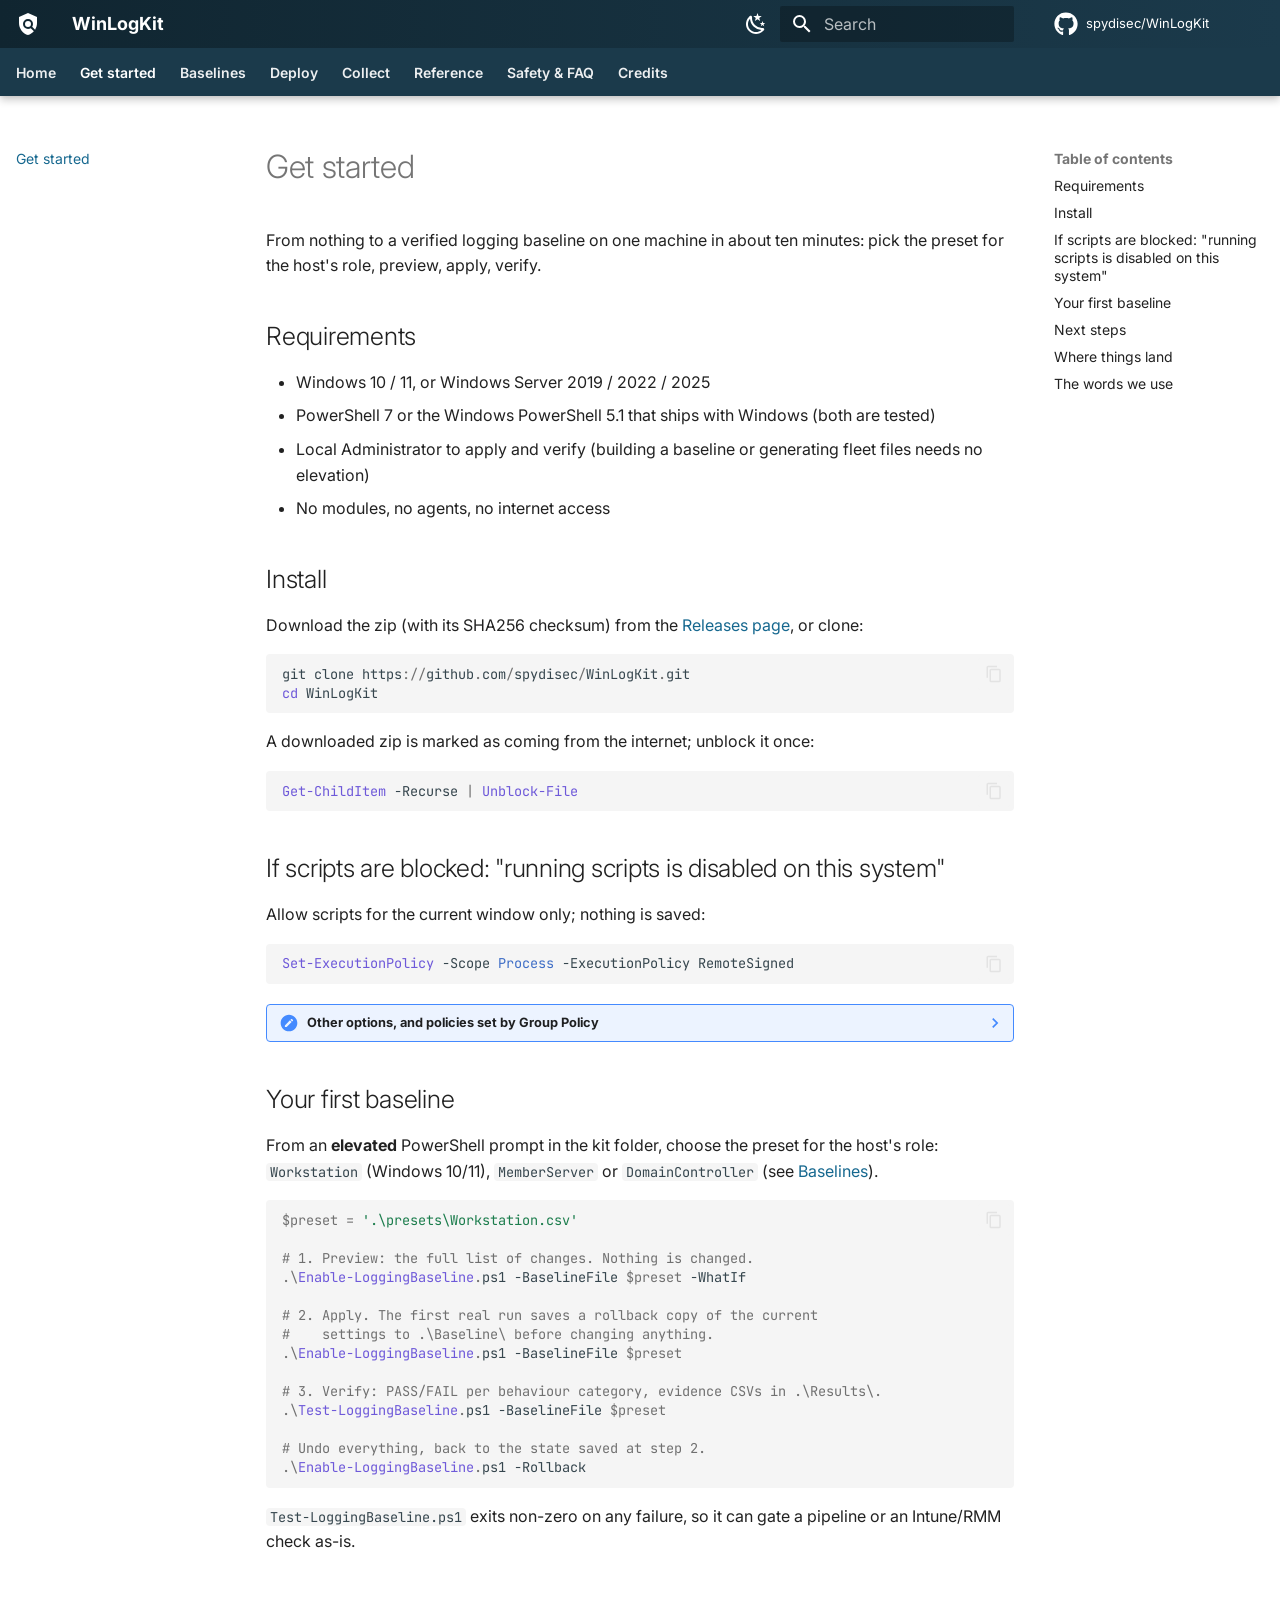
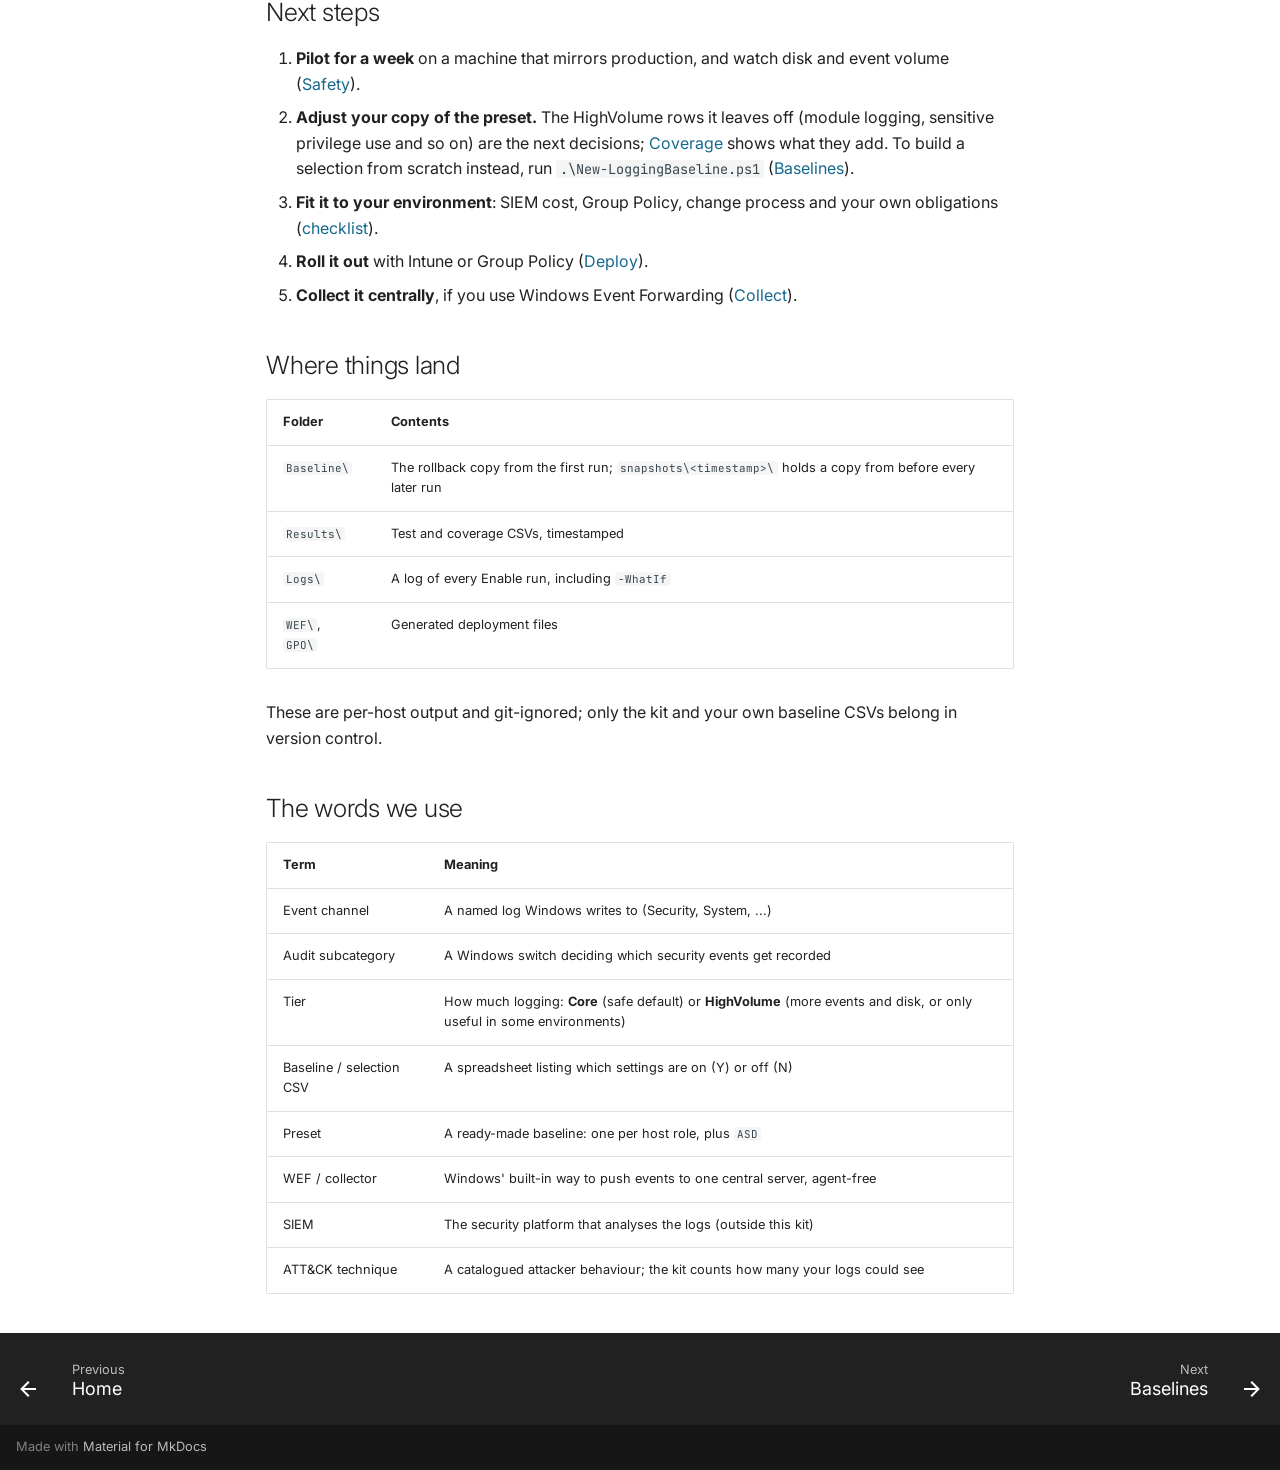
<file: getting-started/index.html>
<!doctype html>
<html lang="en" class="no-js">
  <head>
    
      <meta charset="utf-8">
      <meta name="viewport" content="width=device-width,initial-scale=1">
      
        <meta name="description" content="Turn on the native Windows event logging security monitoring needs, prove it is recording, and undo it. Plain PowerShell - no modules, no agents, no downloads.">
      
      
      
        <link rel="canonical" href="https://spydisec.github.io/WinLogKit/getting-started/">
      
      
        <link rel="prev" href="..">
      
      
        <link rel="next" href="../baselines/">
      
      
        
      
      
      <link rel="icon" href="../assets/images/favicon.png">
      <meta name="generator" content="mkdocs-1.6.1, mkdocs-material-9.7.7">
    
    
      
        <title>Get started - WinLogKit</title>
      
    
    
      <link rel="stylesheet" href="../assets/stylesheets/main.ec1eaa64.min.css">
      
        
        <link rel="stylesheet" href="../assets/stylesheets/palette.ab4e12ef.min.css">
      
      


    
    
      
    
    
      
        
        
        <link rel="preconnect" href="https://fonts.gstatic.com" crossorigin>
        <link rel="stylesheet" href="https://fonts.googleapis.com/css?family=Inter:300,300i,400,400i,700,700i%7CJetBrains+Mono:400,400i,700,700i&display=fallback">
        <style>:root{--md-text-font:"Inter";--md-code-font:"JetBrains Mono"}</style>
      
    
    
      <link rel="stylesheet" href="../stylesheets/extra.css">
    
    <script>__md_scope=new URL("..",location),__md_hash=e=>[...e].reduce(((e,_)=>(e<<5)-e+_.charCodeAt(0)),0),__md_get=(e,_=localStorage,t=__md_scope)=>JSON.parse(_.getItem(t.pathname+"."+e)),__md_set=(e,_,t=localStorage,a=__md_scope)=>{try{t.setItem(a.pathname+"."+e,JSON.stringify(_))}catch(e){}}</script>
    
      

    
    
  </head>
  
  
    
    
      
    
    
    
    
    <body dir="ltr" data-md-color-scheme="default" data-md-color-primary="custom" data-md-color-accent="custom">
  
    
    <input class="md-toggle" data-md-toggle="drawer" type="checkbox" id="__drawer" autocomplete="off">
    <input class="md-toggle" data-md-toggle="search" type="checkbox" id="__search" autocomplete="off">
    <label class="md-overlay" for="__drawer"></label>
    <div data-md-component="skip">
      
        
        <a href="#get-started" class="md-skip">
          Skip to content
        </a>
      
    </div>
    <div data-md-component="announce">
      
    </div>
    
    
      

  

<header class="md-header md-header--shadow md-header--lifted" data-md-component="header">
  <nav class="md-header__inner md-grid" aria-label="Header">
    <a href=".." title="WinLogKit" class="md-header__button md-logo" aria-label="WinLogKit" data-md-component="logo">
      
  
  <svg xmlns="http://www.w3.org/2000/svg" viewBox="0 0 24 24"><path d="M12 9a3 3 0 0 1 3 3 3 3 0 0 1-3 3 3 3 0 0 1-3-3 3 3 0 0 1 3-3m5.86 10.31C16.23 21.22 14.28 22.45 12 23c-2.56-.61-4.7-2.07-6.42-4.37C3.86 16.34 3 13.8 3 11V5l9-4 9 4v6c0 2.39-.64 4.61-1.92 6.67l-2.91-2.91c.52-.79.83-1.76.83-2.76a5 5 0 0 0-5-5 5 5 0 0 0-5 5 5 5 0 0 0 5 5c1 0 1.97-.31 2.76-.83z"/></svg>

    </a>
    <label class="md-header__button md-icon" for="__drawer">
      
      <svg xmlns="http://www.w3.org/2000/svg" viewBox="0 0 24 24"><path d="M3 6h18v2H3zm0 5h18v2H3zm0 5h18v2H3z"/></svg>
    </label>
    <div class="md-header__title" data-md-component="header-title">
      <div class="md-header__ellipsis">
        <div class="md-header__topic">
          <span class="md-ellipsis">
            WinLogKit
          </span>
        </div>
        <div class="md-header__topic" data-md-component="header-topic">
          <span class="md-ellipsis">
            
              Get started
            
          </span>
        </div>
      </div>
    </div>
    
      
        <form class="md-header__option" data-md-component="palette">
  
    
    
    
    <input class="md-option" data-md-color-media="(prefers-color-scheme: light)" data-md-color-scheme="default" data-md-color-primary="custom" data-md-color-accent="custom"  aria-label="Dark mode"  type="radio" name="__palette" id="__palette_0">
    
      <label class="md-header__button md-icon" title="Dark mode" for="__palette_1" hidden>
        <svg xmlns="http://www.w3.org/2000/svg" viewBox="0 0 24 24"><path d="m17.75 4.09-2.53 1.94.91 3.06-2.63-1.81-2.63 1.81.91-3.06-2.53-1.94L12.44 4l1.06-3 1.06 3zm3.5 6.91-1.64 1.25.59 1.98-1.7-1.17-1.7 1.17.59-1.98L15.75 11l2.06-.05L18.5 9l.69 1.95zm-2.28 4.95c.83-.08 1.72 1.1 1.19 1.85-.32.45-.66.87-1.08 1.27C15.17 23 8.84 23 4.94 19.07c-3.91-3.9-3.91-10.24 0-14.14.4-.4.82-.76 1.27-1.08.75-.53 1.93.36 1.85 1.19-.27 2.86.69 5.83 2.89 8.02a9.96 9.96 0 0 0 8.02 2.89m-1.64 2.02a12.08 12.08 0 0 1-7.8-3.47c-2.17-2.19-3.33-5-3.49-7.82-2.81 3.14-2.7 7.96.31 10.98 3.02 3.01 7.84 3.12 10.98.31"/></svg>
      </label>
    
  
    
    
    
    <input class="md-option" data-md-color-media="(prefers-color-scheme: dark)" data-md-color-scheme="slate" data-md-color-primary="custom" data-md-color-accent="custom"  aria-label="Light mode"  type="radio" name="__palette" id="__palette_1">
    
      <label class="md-header__button md-icon" title="Light mode" for="__palette_0" hidden>
        <svg xmlns="http://www.w3.org/2000/svg" viewBox="0 0 24 24"><path d="M12 7a5 5 0 0 1 5 5 5 5 0 0 1-5 5 5 5 0 0 1-5-5 5 5 0 0 1 5-5m0 2a3 3 0 0 0-3 3 3 3 0 0 0 3 3 3 3 0 0 0 3-3 3 3 0 0 0-3-3m0-7 2.39 3.42C13.65 5.15 12.84 5 12 5s-1.65.15-2.39.42zM3.34 7l4.16-.35A7.2 7.2 0 0 0 5.94 8.5c-.44.74-.69 1.5-.83 2.29zm.02 10 1.76-3.77a7.131 7.131 0 0 0 2.38 4.14zM20.65 7l-1.77 3.79a7.02 7.02 0 0 0-2.38-4.15zm-.01 10-4.14.36c.59-.51 1.12-1.14 1.54-1.86.42-.73.69-1.5.83-2.29zM12 22l-2.41-3.44c.74.27 1.55.44 2.41.44.82 0 1.63-.17 2.37-.44z"/></svg>
      </label>
    
  
</form>
      
    
    
      <script>var palette=__md_get("__palette");if(palette&&palette.color){if("(prefers-color-scheme)"===palette.color.media){var media=matchMedia("(prefers-color-scheme: light)"),input=document.querySelector(media.matches?"[data-md-color-media='(prefers-color-scheme: light)']":"[data-md-color-media='(prefers-color-scheme: dark)']");palette.color.media=input.getAttribute("data-md-color-media"),palette.color.scheme=input.getAttribute("data-md-color-scheme"),palette.color.primary=input.getAttribute("data-md-color-primary"),palette.color.accent=input.getAttribute("data-md-color-accent")}for(var[key,value]of Object.entries(palette.color))document.body.setAttribute("data-md-color-"+key,value)}</script>
    
    
    
      
      
        <label class="md-header__button md-icon" for="__search">
          
          <svg xmlns="http://www.w3.org/2000/svg" viewBox="0 0 24 24"><path d="M9.5 3A6.5 6.5 0 0 1 16 9.5c0 1.61-.59 3.09-1.56 4.23l.27.27h.79l5 5-1.5 1.5-5-5v-.79l-.27-.27A6.52 6.52 0 0 1 9.5 16 6.5 6.5 0 0 1 3 9.5 6.5 6.5 0 0 1 9.5 3m0 2C7 5 5 7 5 9.5S7 14 9.5 14 14 12 14 9.5 12 5 9.5 5"/></svg>
        </label>
        <div class="md-search" data-md-component="search" role="dialog">
  <label class="md-search__overlay" for="__search"></label>
  <div class="md-search__inner" role="search">
    <form class="md-search__form" name="search">
      <input type="text" class="md-search__input" name="query" aria-label="Search" placeholder="Search" autocapitalize="off" autocorrect="off" autocomplete="off" spellcheck="false" data-md-component="search-query" required>
      <label class="md-search__icon md-icon" for="__search">
        
        <svg xmlns="http://www.w3.org/2000/svg" viewBox="0 0 24 24"><path d="M9.5 3A6.5 6.5 0 0 1 16 9.5c0 1.61-.59 3.09-1.56 4.23l.27.27h.79l5 5-1.5 1.5-5-5v-.79l-.27-.27A6.52 6.52 0 0 1 9.5 16 6.5 6.5 0 0 1 3 9.5 6.5 6.5 0 0 1 9.5 3m0 2C7 5 5 7 5 9.5S7 14 9.5 14 14 12 14 9.5 12 5 9.5 5"/></svg>
        
        <svg xmlns="http://www.w3.org/2000/svg" viewBox="0 0 24 24"><path d="M20 11v2H8l5.5 5.5-1.42 1.42L4.16 12l7.92-7.92L13.5 5.5 8 11z"/></svg>
      </label>
      <nav class="md-search__options" aria-label="Search">
        
        <button type="reset" class="md-search__icon md-icon" title="Clear" aria-label="Clear" tabindex="-1">
          
          <svg xmlns="http://www.w3.org/2000/svg" viewBox="0 0 24 24"><path d="M19 6.41 17.59 5 12 10.59 6.41 5 5 6.41 10.59 12 5 17.59 6.41 19 12 13.41 17.59 19 19 17.59 13.41 12z"/></svg>
        </button>
      </nav>
      
        <div class="md-search__suggest" data-md-component="search-suggest"></div>
      
    </form>
    <div class="md-search__output">
      <div class="md-search__scrollwrap" tabindex="0" data-md-scrollfix>
        <div class="md-search-result" data-md-component="search-result">
          <div class="md-search-result__meta">
            Initializing search
          </div>
          <ol class="md-search-result__list" role="presentation"></ol>
        </div>
      </div>
    </div>
  </div>
</div>
      
    
    
      <div class="md-header__source">
        <a href="https://github.com/spydisec/WinLogKit" title="Go to repository" class="md-source" data-md-component="source">
  <div class="md-source__icon md-icon">
    
    <svg xmlns="http://www.w3.org/2000/svg" viewBox="0 0 512 512"><!--! Font Awesome Free 7.1.0 by @fontawesome - https://fontawesome.com License - https://fontawesome.com/license/free (Icons: CC BY 4.0, Fonts: SIL OFL 1.1, Code: MIT License) Copyright 2025 Fonticons, Inc.--><path d="M173.9 397.4c0 2-2.3 3.6-5.2 3.6-3.3.3-5.6-1.3-5.6-3.6 0-2 2.3-3.6 5.2-3.6 3-.3 5.6 1.3 5.6 3.6m-31.1-4.5c-.7 2 1.3 4.3 4.3 4.9 2.6 1 5.6 0 6.2-2s-1.3-4.3-4.3-5.2c-2.6-.7-5.5.3-6.2 2.3m44.2-1.7c-2.9.7-4.9 2.6-4.6 4.9.3 2 2.9 3.3 5.9 2.6 2.9-.7 4.9-2.6 4.6-4.6-.3-1.9-3-3.2-5.9-2.9M252.8 8C114.1 8 8 113.3 8 252c0 110.9 69.8 205.8 169.5 239.2 12.8 2.3 17.3-5.6 17.3-12.1 0-6.2-.3-40.4-.3-61.4 0 0-70 15-84.7-29.8 0 0-11.4-29.1-27.8-36.6 0 0-22.9-15.7 1.6-15.4 0 0 24.9 2 38.6 25.8 21.9 38.6 58.6 27.5 72.9 20.9 2.3-16 8.8-27.1 16-33.7-55.9-6.2-112.3-14.3-112.3-110.5 0-27.5 7.6-41.3 23.6-58.9-2.6-6.5-11.1-33.3 2.6-67.9 20.9-6.5 69 27 69 27 20-5.6 41.5-8.5 62.8-8.5s42.8 2.9 62.8 8.5c0 0 48.1-33.6 69-27 13.7 34.7 5.2 61.4 2.6 67.9 16 17.7 25.8 31.5 25.8 58.9 0 96.5-58.9 104.2-114.8 110.5 9.2 7.9 17 22.9 17 46.4 0 33.7-.3 75.4-.3 83.6 0 6.5 4.6 14.4 17.3 12.1C436.2 457.8 504 362.9 504 252 504 113.3 391.5 8 252.8 8M105.2 352.9c-1.3 1-1 3.3.7 5.2 1.6 1.6 3.9 2.3 5.2 1 1.3-1 1-3.3-.7-5.2-1.6-1.6-3.9-2.3-5.2-1m-10.8-8.1c-.7 1.3.3 2.9 2.3 3.9 1.6 1 3.6.7 4.3-.7.7-1.3-.3-2.9-2.3-3.9-2-.6-3.6-.3-4.3.7m32.4 35.6c-1.6 1.3-1 4.3 1.3 6.2 2.3 2.3 5.2 2.6 6.5 1 1.3-1.3.7-4.3-1.3-6.2-2.2-2.3-5.2-2.6-6.5-1m-11.4-14.7c-1.6 1-1.6 3.6 0 5.9s4.3 3.3 5.6 2.3c1.6-1.3 1.6-3.9 0-6.2-1.4-2.3-4-3.3-5.6-2"/></svg>
  </div>
  <div class="md-source__repository">
    spydisec/WinLogKit
  </div>
</a>
      </div>
    
  </nav>
  
    
      
<nav class="md-tabs" aria-label="Tabs" data-md-component="tabs">
  <div class="md-grid">
    <ul class="md-tabs__list">
      
        
  
  
  
  
    <li class="md-tabs__item">
      <a href=".." class="md-tabs__link">
        
  
  
    
  
  Home

      </a>
    </li>
  

      
        
  
  
  
    
  
  
    <li class="md-tabs__item md-tabs__item--active">
      <a href="./" class="md-tabs__link">
        
  
  
    
  
  Get started

      </a>
    </li>
  

      
        
  
  
  
  
    <li class="md-tabs__item">
      <a href="../baselines/" class="md-tabs__link">
        
  
  
    
  
  Baselines

      </a>
    </li>
  

      
        
  
  
  
  
    
    
      <li class="md-tabs__item">
        <a href="../deployment/" class="md-tabs__link">
          
  
  
  Deploy

        </a>
      </li>
    
  

      
        
  
  
  
  
    <li class="md-tabs__item">
      <a href="../wec/" class="md-tabs__link">
        
  
  
    
  
  Collect

      </a>
    </li>
  

      
        
  
  
  
  
    
    
      <li class="md-tabs__item">
        <a href="../commands/" class="md-tabs__link">
          
  
  
  Reference

        </a>
      </li>
    
  

      
        
  
  
  
  
    <li class="md-tabs__item">
      <a href="../safety/" class="md-tabs__link">
        
  
  
    
  
  Safety & FAQ

      </a>
    </li>
  

      
        
  
  
  
  
    <li class="md-tabs__item">
      <a href="../credits/" class="md-tabs__link">
        
  
  
    
  
  Credits

      </a>
    </li>
  

      
    </ul>
  </div>
</nav>
    
  
</header>
    
    <div class="md-container" data-md-component="container">
      
      
        
      
      <main class="md-main" data-md-component="main">
        <div class="md-main__inner md-grid">
          
            
              
              <div class="md-sidebar md-sidebar--primary" data-md-component="sidebar" data-md-type="navigation" >
                <div class="md-sidebar__scrollwrap">
                  <div class="md-sidebar__inner">
                    


  


<nav class="md-nav md-nav--primary md-nav--lifted" aria-label="Navigation" data-md-level="0">
  <label class="md-nav__title" for="__drawer">
    <a href=".." title="WinLogKit" class="md-nav__button md-logo" aria-label="WinLogKit" data-md-component="logo">
      
  
  <svg xmlns="http://www.w3.org/2000/svg" viewBox="0 0 24 24"><path d="M12 9a3 3 0 0 1 3 3 3 3 0 0 1-3 3 3 3 0 0 1-3-3 3 3 0 0 1 3-3m5.86 10.31C16.23 21.22 14.28 22.45 12 23c-2.56-.61-4.7-2.07-6.42-4.37C3.86 16.34 3 13.8 3 11V5l9-4 9 4v6c0 2.39-.64 4.61-1.92 6.67l-2.91-2.91c.52-.79.83-1.76.83-2.76a5 5 0 0 0-5-5 5 5 0 0 0-5 5 5 5 0 0 0 5 5c1 0 1.97-.31 2.76-.83z"/></svg>

    </a>
    WinLogKit
  </label>
  
    <div class="md-nav__source">
      <a href="https://github.com/spydisec/WinLogKit" title="Go to repository" class="md-source" data-md-component="source">
  <div class="md-source__icon md-icon">
    
    <svg xmlns="http://www.w3.org/2000/svg" viewBox="0 0 512 512"><!--! Font Awesome Free 7.1.0 by @fontawesome - https://fontawesome.com License - https://fontawesome.com/license/free (Icons: CC BY 4.0, Fonts: SIL OFL 1.1, Code: MIT License) Copyright 2025 Fonticons, Inc.--><path d="M173.9 397.4c0 2-2.3 3.6-5.2 3.6-3.3.3-5.6-1.3-5.6-3.6 0-2 2.3-3.6 5.2-3.6 3-.3 5.6 1.3 5.6 3.6m-31.1-4.5c-.7 2 1.3 4.3 4.3 4.9 2.6 1 5.6 0 6.2-2s-1.3-4.3-4.3-5.2c-2.6-.7-5.5.3-6.2 2.3m44.2-1.7c-2.9.7-4.9 2.6-4.6 4.9.3 2 2.9 3.3 5.9 2.6 2.9-.7 4.9-2.6 4.6-4.6-.3-1.9-3-3.2-5.9-2.9M252.8 8C114.1 8 8 113.3 8 252c0 110.9 69.8 205.8 169.5 239.2 12.8 2.3 17.3-5.6 17.3-12.1 0-6.2-.3-40.4-.3-61.4 0 0-70 15-84.7-29.8 0 0-11.4-29.1-27.8-36.6 0 0-22.9-15.7 1.6-15.4 0 0 24.9 2 38.6 25.8 21.9 38.6 58.6 27.5 72.9 20.9 2.3-16 8.8-27.1 16-33.7-55.9-6.2-112.3-14.3-112.3-110.5 0-27.5 7.6-41.3 23.6-58.9-2.6-6.5-11.1-33.3 2.6-67.9 20.9-6.5 69 27 69 27 20-5.6 41.5-8.5 62.8-8.5s42.8 2.9 62.8 8.5c0 0 48.1-33.6 69-27 13.7 34.7 5.2 61.4 2.6 67.9 16 17.7 25.8 31.5 25.8 58.9 0 96.5-58.9 104.2-114.8 110.5 9.2 7.9 17 22.9 17 46.4 0 33.7-.3 75.4-.3 83.6 0 6.5 4.6 14.4 17.3 12.1C436.2 457.8 504 362.9 504 252 504 113.3 391.5 8 252.8 8M105.2 352.9c-1.3 1-1 3.3.7 5.2 1.6 1.6 3.9 2.3 5.2 1 1.3-1 1-3.3-.7-5.2-1.6-1.6-3.9-2.3-5.2-1m-10.8-8.1c-.7 1.3.3 2.9 2.3 3.9 1.6 1 3.6.7 4.3-.7.7-1.3-.3-2.9-2.3-3.9-2-.6-3.6-.3-4.3.7m32.4 35.6c-1.6 1.3-1 4.3 1.3 6.2 2.3 2.3 5.2 2.6 6.5 1 1.3-1.3.7-4.3-1.3-6.2-2.2-2.3-5.2-2.6-6.5-1m-11.4-14.7c-1.6 1-1.6 3.6 0 5.9s4.3 3.3 5.6 2.3c1.6-1.3 1.6-3.9 0-6.2-1.4-2.3-4-3.3-5.6-2"/></svg>
  </div>
  <div class="md-source__repository">
    spydisec/WinLogKit
  </div>
</a>
    </div>
  
  <ul class="md-nav__list" data-md-scrollfix>
    
      
      
  
  
  
  
    <li class="md-nav__item">
      <a href=".." class="md-nav__link">
        
  
  
  <span class="md-ellipsis">
    
  
    Home
  

    
  </span>
  
  

      </a>
    </li>
  

    
      
      
  
  
    
  
  
  
    <li class="md-nav__item md-nav__item--active">
      
      <input class="md-nav__toggle md-toggle" type="checkbox" id="__toc">
      
      
        
      
      
        <label class="md-nav__link md-nav__link--active" for="__toc">
          
  
  
  <span class="md-ellipsis">
    
  
    Get started
  

    
  </span>
  
  

          <span class="md-nav__icon md-icon"></span>
        </label>
      
      <a href="./" class="md-nav__link md-nav__link--active">
        
  
  
  <span class="md-ellipsis">
    
  
    Get started
  

    
  </span>
  
  

      </a>
      
        

<nav class="md-nav md-nav--secondary" aria-label="Table of contents">
  
  
  
    
  
  
    <label class="md-nav__title" for="__toc">
      <span class="md-nav__icon md-icon"></span>
      Table of contents
    </label>
    <ul class="md-nav__list" data-md-component="toc" data-md-scrollfix>
      
        <li class="md-nav__item">
  <a href="#requirements" class="md-nav__link">
    <span class="md-ellipsis">
      
        Requirements
      
    </span>
  </a>
  
</li>
      
        <li class="md-nav__item">
  <a href="#install" class="md-nav__link">
    <span class="md-ellipsis">
      
        Install
      
    </span>
  </a>
  
</li>
      
        <li class="md-nav__item">
  <a href="#if-scripts-are-blocked-running-scripts-is-disabled-on-this-system" class="md-nav__link">
    <span class="md-ellipsis">
      
        If scripts are blocked: "running scripts is disabled on this system"
      
    </span>
  </a>
  
</li>
      
        <li class="md-nav__item">
  <a href="#your-first-baseline" class="md-nav__link">
    <span class="md-ellipsis">
      
        Your first baseline
      
    </span>
  </a>
  
</li>
      
        <li class="md-nav__item">
  <a href="#next-steps" class="md-nav__link">
    <span class="md-ellipsis">
      
        Next steps
      
    </span>
  </a>
  
</li>
      
        <li class="md-nav__item">
  <a href="#where-things-land" class="md-nav__link">
    <span class="md-ellipsis">
      
        Where things land
      
    </span>
  </a>
  
</li>
      
        <li class="md-nav__item">
  <a href="#the-words-we-use" class="md-nav__link">
    <span class="md-ellipsis">
      
        The words we use
      
    </span>
  </a>
  
</li>
      
    </ul>
  
</nav>
      
    </li>
  

    
      
      
  
  
  
  
    <li class="md-nav__item">
      <a href="../baselines/" class="md-nav__link">
        
  
  
  <span class="md-ellipsis">
    
  
    Baselines
  

    
  </span>
  
  

      </a>
    </li>
  

    
      
      
  
  
  
  
    
    
    
    
      
      
    
    
    <li class="md-nav__item md-nav__item--nested">
      
        
        
        <input class="md-nav__toggle md-toggle " type="checkbox" id="__nav_4" >
        
          
          <label class="md-nav__link" for="__nav_4" id="__nav_4_label" tabindex="0">
            
  
  
  <span class="md-ellipsis">
    
  
    Deploy
  

    
  </span>
  
  

            <span class="md-nav__icon md-icon"></span>
          </label>
        
        <nav class="md-nav" data-md-level="1" aria-labelledby="__nav_4_label" aria-expanded="false">
          <label class="md-nav__title" for="__nav_4">
            <span class="md-nav__icon md-icon"></span>
            
  
    Deploy
  

          </label>
          <ul class="md-nav__list" data-md-scrollfix>
            
              
                
  
  
  
  
    <li class="md-nav__item">
      <a href="../deployment/" class="md-nav__link">
        
  
  
  <span class="md-ellipsis">
    
  
    Overview
  

    
  </span>
  
  

      </a>
    </li>
  

              
            
              
                
  
  
  
  
    <li class="md-nav__item">
      <a href="../intune-csp/" class="md-nav__link">
        
  
  
  <span class="md-ellipsis">
    
  
    Intune Settings catalog
  

    
  </span>
  
  

      </a>
    </li>
  

              
            
              
                
  
  
  
  
    <li class="md-nav__item">
      <a href="../gpo-paths/" class="md-nav__link">
        
  
  
  <span class="md-ellipsis">
    
  
    Group Policy paths
  

    
  </span>
  
  

      </a>
    </li>
  

              
            
          </ul>
        </nav>
      
    </li>
  

    
      
      
  
  
  
  
    <li class="md-nav__item">
      <a href="../wec/" class="md-nav__link">
        
  
  
  <span class="md-ellipsis">
    
  
    Collect
  

    
  </span>
  
  

      </a>
    </li>
  

    
      
      
  
  
  
  
    
    
    
    
      
      
    
    
    <li class="md-nav__item md-nav__item--nested">
      
        
        
        <input class="md-nav__toggle md-toggle " type="checkbox" id="__nav_6" >
        
          
          <label class="md-nav__link" for="__nav_6" id="__nav_6_label" tabindex="0">
            
  
  
  <span class="md-ellipsis">
    
  
    Reference
  

    
  </span>
  
  

            <span class="md-nav__icon md-icon"></span>
          </label>
        
        <nav class="md-nav" data-md-level="1" aria-labelledby="__nav_6_label" aria-expanded="false">
          <label class="md-nav__title" for="__nav_6">
            <span class="md-nav__icon md-icon"></span>
            
  
    Reference
  

          </label>
          <ul class="md-nav__list" data-md-scrollfix>
            
              
                
  
  
  
  
    <li class="md-nav__item">
      <a href="../commands/" class="md-nav__link">
        
  
  
  <span class="md-ellipsis">
    
  
    Commands
  

    
  </span>
  
  

      </a>
    </li>
  

              
            
              
                
  
  
  
  
    <li class="md-nav__item">
      <a href="../reference/" class="md-nav__link">
        
  
  
  <span class="md-ellipsis">
    
  
    Settings
  

    
  </span>
  
  

      </a>
    </li>
  

              
            
              
                
  
  
  
  
    <li class="md-nav__item">
      <a href="../mapping/" class="md-nav__link">
        
  
  
  <span class="md-ellipsis">
    
  
    Coverage
  

    
  </span>
  
  

      </a>
    </li>
  

              
            
          </ul>
        </nav>
      
    </li>
  

    
      
      
  
  
  
  
    <li class="md-nav__item">
      <a href="../safety/" class="md-nav__link">
        
  
  
  <span class="md-ellipsis">
    
  
    Safety & FAQ
  

    
  </span>
  
  

      </a>
    </li>
  

    
      
      
  
  
  
  
    <li class="md-nav__item">
      <a href="../credits/" class="md-nav__link">
        
  
  
  <span class="md-ellipsis">
    
  
    Credits
  

    
  </span>
  
  

      </a>
    </li>
  

    
  </ul>
</nav>
                  </div>
                </div>
              </div>
            
            
              
              <div class="md-sidebar md-sidebar--secondary" data-md-component="sidebar" data-md-type="toc" >
                <div class="md-sidebar__scrollwrap">
                  <div class="md-sidebar__inner">
                    

<nav class="md-nav md-nav--secondary" aria-label="Table of contents">
  
  
  
    
  
  
    <label class="md-nav__title" for="__toc">
      <span class="md-nav__icon md-icon"></span>
      Table of contents
    </label>
    <ul class="md-nav__list" data-md-component="toc" data-md-scrollfix>
      
        <li class="md-nav__item">
  <a href="#requirements" class="md-nav__link">
    <span class="md-ellipsis">
      
        Requirements
      
    </span>
  </a>
  
</li>
      
        <li class="md-nav__item">
  <a href="#install" class="md-nav__link">
    <span class="md-ellipsis">
      
        Install
      
    </span>
  </a>
  
</li>
      
        <li class="md-nav__item">
  <a href="#if-scripts-are-blocked-running-scripts-is-disabled-on-this-system" class="md-nav__link">
    <span class="md-ellipsis">
      
        If scripts are blocked: "running scripts is disabled on this system"
      
    </span>
  </a>
  
</li>
      
        <li class="md-nav__item">
  <a href="#your-first-baseline" class="md-nav__link">
    <span class="md-ellipsis">
      
        Your first baseline
      
    </span>
  </a>
  
</li>
      
        <li class="md-nav__item">
  <a href="#next-steps" class="md-nav__link">
    <span class="md-ellipsis">
      
        Next steps
      
    </span>
  </a>
  
</li>
      
        <li class="md-nav__item">
  <a href="#where-things-land" class="md-nav__link">
    <span class="md-ellipsis">
      
        Where things land
      
    </span>
  </a>
  
</li>
      
        <li class="md-nav__item">
  <a href="#the-words-we-use" class="md-nav__link">
    <span class="md-ellipsis">
      
        The words we use
      
    </span>
  </a>
  
</li>
      
    </ul>
  
</nav>
                  </div>
                </div>
              </div>
            
          
          
            <div class="md-content" data-md-component="content">
              
              <article class="md-content__inner md-typeset">
                
                  


  
  


<h1 id="get-started">Get started<a class="headerlink" href="#get-started" title="Permanent link">&para;</a></h1>
<p>From nothing to a verified logging baseline on one machine in about ten
minutes: pick the preset for the host's role, preview, apply, verify.</p>
<h2 id="requirements">Requirements<a class="headerlink" href="#requirements" title="Permanent link">&para;</a></h2>
<ul>
<li>Windows 10 / 11, or Windows Server 2019 / 2022 / 2025</li>
<li>PowerShell 7 or the Windows PowerShell 5.1 that ships with Windows (both
  are tested)</li>
<li>Local Administrator to apply and verify (building a baseline or
  generating fleet files needs no elevation)</li>
<li>No modules, no agents, no internet access</li>
</ul>
<h2 id="install">Install<a class="headerlink" href="#install" title="Permanent link">&para;</a></h2>
<p>Download the zip (with its SHA256 checksum) from the
<a href="https://github.com/spydisec/WinLogKit/releases">Releases page</a>, or clone:</p>
<div class="highlight"><pre><span></span><code><span class="n">git</span> <span class="n">clone</span> <span class="n">https</span><span class="p">://</span><span class="n">github</span><span class="p">.</span><span class="n">com</span><span class="p">/</span><span class="n">spydisec</span><span class="p">/</span><span class="n">WinLogKit</span><span class="p">.</span><span class="n">git</span>
<span class="nb">cd </span><span class="n">WinLogKit</span>
</code></pre></div>
<p>A downloaded zip is marked as coming from the internet; unblock it once:</p>
<div class="highlight"><pre><span></span><code><span class="nb">Get-ChildItem</span> <span class="n">-Recurse</span> <span class="p">|</span> <span class="nb">Unblock-File</span>
</code></pre></div>
<h2 id="if-scripts-are-blocked-running-scripts-is-disabled-on-this-system">If scripts are blocked: "running scripts is disabled on this system"<a class="headerlink" href="#if-scripts-are-blocked-running-scripts-is-disabled-on-this-system" title="Permanent link">&para;</a></h2>
<p>Allow scripts for the current window only; nothing is saved:</p>
<div class="highlight"><pre><span></span><code><span class="nb">Set-ExecutionPolicy</span> <span class="n">-Scope</span> <span class="k">Process</span> <span class="n">-ExecutionPolicy</span> <span class="n">RemoteSigned</span>
</code></pre></div>
<details class="note">
<summary>Other options, and policies set by Group Policy</summary>
<ul>
<li>One-off run without touching any policy:
  <code>powershell.exe -ExecutionPolicy Bypass -File .\Enable-LoggingBaseline.ps1 -WhatIf</code></li>
<li>Keep it for your user account:
  <code>Set-ExecutionPolicy -Scope CurrentUser -ExecutionPolicy RemoteSigned</code></li>
<li>Under <code>RemoteSigned</code>, downloaded files stay blocked until the
  <code>Unblock-File</code> step above. The two errors look the same but have
  different fixes; <code>git clone</code> avoids the download one.</li>
<li>If the error says the policy is <strong>set by Group Policy</strong>, nothing local
  overrides it (<code>MachinePolicy</code> and <code>UserPolicy</code> sit above the Process
  scope, per
  <a href="https://learn.microsoft.com/powershell/module/microsoft.powershell.core/about/about_execution_policies">about_Execution_Policies</a>).
  Have the scripts signed, or ask for the policy to change. The Intune
  Settings catalog and the GPO pack's policy settings run no kit
  scripts on the endpoints, so they aren't affected; a startup script
  you add for the other log sizes is, like any script.</li>
<li>Execution policy is a usability guardrail, not a security boundary;
  none of this weakens anything the kit configures.</li>
</ul>
</details>
<h2 id="your-first-baseline">Your first baseline<a class="headerlink" href="#your-first-baseline" title="Permanent link">&para;</a></h2>
<p>From an <strong>elevated</strong> PowerShell prompt in the kit folder, choose the preset
for the host's role: <code>Workstation</code> (Windows 10/11), <code>MemberServer</code> or
<code>DomainController</code> (see <a href="../baselines/#role-presets">Baselines</a>).</p>
<div class="highlight"><pre><span></span><code><span class="nv">$preset</span> <span class="p">=</span> <span class="s1">'.\presets\Workstation.csv'</span>

<span class="c"># 1. Preview: the full list of changes. Nothing is changed.</span>
<span class="p">.\</span><span class="nb">Enable-LoggingBaseline</span><span class="p">.</span><span class="n">ps1</span> <span class="n">-BaselineFile</span> <span class="nv">$preset</span> <span class="n">-WhatIf</span>

<span class="c"># 2. Apply. The first real run saves a rollback copy of the current</span>
<span class="c">#    settings to .\Baseline\ before changing anything.</span>
<span class="p">.\</span><span class="nb">Enable-LoggingBaseline</span><span class="p">.</span><span class="n">ps1</span> <span class="n">-BaselineFile</span> <span class="nv">$preset</span>

<span class="c"># 3. Verify: PASS/FAIL per behaviour category, evidence CSVs in .\Results\.</span>
<span class="p">.\</span><span class="nb">Test-LoggingBaseline</span><span class="p">.</span><span class="n">ps1</span> <span class="n">-BaselineFile</span> <span class="nv">$preset</span>

<span class="c"># Undo everything, back to the state saved at step 2.</span>
<span class="p">.\</span><span class="nb">Enable-LoggingBaseline</span><span class="p">.</span><span class="n">ps1</span> <span class="n">-Rollback</span>
</code></pre></div>
<p><code>Test-LoggingBaseline.ps1</code> exits non-zero on any failure, so it can gate a
pipeline or an Intune/RMM check as-is.</p>
<h2 id="next-steps">Next steps<a class="headerlink" href="#next-steps" title="Permanent link">&para;</a></h2>
<ol>
<li><strong>Pilot for a week</strong> on a machine that mirrors production, and watch
   disk and event volume (<a href="../safety/#volume-impact-settings-the-highvolume-tier-and-friends">Safety</a>).</li>
<li><strong>Adjust your copy of the preset.</strong> The HighVolume rows it leaves off
   (module logging, sensitive privilege use and so on) are the next
   decisions; <a href="../mapping/">Coverage</a> shows what they add. To build a
   selection from scratch instead, run <code>.\New-LoggingBaseline.ps1</code>
   (<a href="../baselines/#building-your-own">Baselines</a>).</li>
<li><strong>Fit it to your environment</strong>: SIEM cost, Group Policy, change process
   and your own obligations
   (<a href="../safety/#fit-it-to-your-environment-first">checklist</a>).</li>
<li><strong>Roll it out</strong> with Intune or Group Policy (<a href="../deployment/">Deploy</a>).</li>
<li><strong>Collect it centrally</strong>, if you use Windows Event Forwarding
   (<a href="../wec/">Collect</a>).</li>
</ol>
<h2 id="where-things-land">Where things land<a class="headerlink" href="#where-things-land" title="Permanent link">&para;</a></h2>
<table>
<thead>
<tr>
<th>Folder</th>
<th>Contents</th>
</tr>
</thead>
<tbody>
<tr>
<td><code>Baseline\</code></td>
<td>The rollback copy from the first run; <code>snapshots\&lt;timestamp&gt;\</code> holds a copy from before every later run</td>
</tr>
<tr>
<td><code>Results\</code></td>
<td>Test and coverage CSVs, timestamped</td>
</tr>
<tr>
<td><code>Logs\</code></td>
<td>A log of every Enable run, including <code>-WhatIf</code></td>
</tr>
<tr>
<td><code>WEF\</code>, <code>GPO\</code></td>
<td>Generated deployment files</td>
</tr>
</tbody>
</table>
<p>These are per-host output and git-ignored; only the kit and your own
baseline CSVs belong in version control.</p>
<h2 id="the-words-we-use">The words we use<a class="headerlink" href="#the-words-we-use" title="Permanent link">&para;</a></h2>
<table>
<thead>
<tr>
<th>Term</th>
<th>Meaning</th>
</tr>
</thead>
<tbody>
<tr>
<td>Event channel</td>
<td>A named log Windows writes to (Security, System, ...)</td>
</tr>
<tr>
<td>Audit subcategory</td>
<td>A Windows switch deciding which security events get recorded</td>
</tr>
<tr>
<td>Tier</td>
<td>How much logging: <strong>Core</strong> (safe default) or <strong>HighVolume</strong> (more events and disk, or only useful in some environments)</td>
</tr>
<tr>
<td>Baseline / selection CSV</td>
<td>A spreadsheet listing which settings are on (Y) or off (N)</td>
</tr>
<tr>
<td>Preset</td>
<td>A ready-made baseline: one per host role, plus <code>ASD</code></td>
</tr>
<tr>
<td>WEF / collector</td>
<td>Windows' built-in way to push events to one central server, agent-free</td>
</tr>
<tr>
<td>SIEM</td>
<td>The security platform that analyses the logs (outside this kit)</td>
</tr>
<tr>
<td>ATT&amp;CK technique</td>
<td>A catalogued attacker behaviour; the kit counts how many your logs could see</td>
</tr>
</tbody>
</table>












                
              </article>
            </div>
          
          
<script>var target=document.getElementById(location.hash.slice(1));target&&target.name&&(target.checked=target.name.startsWith("__tabbed_"))</script>
        </div>
        
          <button type="button" class="md-top md-icon" data-md-component="top" hidden>
  
  <svg xmlns="http://www.w3.org/2000/svg" viewBox="0 0 24 24"><path d="M13 20h-2V8l-5.5 5.5-1.42-1.42L12 4.16l7.92 7.92-1.42 1.42L13 8z"/></svg>
  Back to top
</button>
        
      </main>
      
        <footer class="md-footer">
  
    
      
      <nav class="md-footer__inner md-grid" aria-label="Footer" >
        
          
          <a href=".." class="md-footer__link md-footer__link--prev" aria-label="Previous: Home">
            <div class="md-footer__button md-icon">
              
              <svg xmlns="http://www.w3.org/2000/svg" viewBox="0 0 24 24"><path d="M20 11v2H8l5.5 5.5-1.42 1.42L4.16 12l7.92-7.92L13.5 5.5 8 11z"/></svg>
            </div>
            <div class="md-footer__title">
              <span class="md-footer__direction">
                Previous
              </span>
              <div class="md-ellipsis">
                Home
              </div>
            </div>
          </a>
        
        
          
          <a href="../baselines/" class="md-footer__link md-footer__link--next" aria-label="Next: Baselines">
            <div class="md-footer__title">
              <span class="md-footer__direction">
                Next
              </span>
              <div class="md-ellipsis">
                Baselines
              </div>
            </div>
            <div class="md-footer__button md-icon">
              
              <svg xmlns="http://www.w3.org/2000/svg" viewBox="0 0 24 24"><path d="M4 11v2h12l-5.5 5.5 1.42 1.42L19.84 12l-7.92-7.92L10.5 5.5 16 11z"/></svg>
            </div>
          </a>
        
      </nav>
    
  
  <div class="md-footer-meta md-typeset">
    <div class="md-footer-meta__inner md-grid">
      <div class="md-copyright">
  
  
    Made with
    <a href="https://squidfunk.github.io/mkdocs-material/" target="_blank" rel="noopener">
      Material for MkDocs
    </a>
  
</div>
      
    </div>
  </div>
</footer>
      
    </div>
    <div class="md-dialog" data-md-component="dialog">
      <div class="md-dialog__inner md-typeset"></div>
    </div>
    
    
    
      
      
      <script id="__config" type="application/json">{"annotate": null, "base": "..", "features": ["navigation.tabs", "navigation.tabs.sticky", "navigation.instant", "navigation.tracking", "navigation.top", "navigation.footer", "toc.follow", "content.code.copy", "search.suggest", "search.highlight"], "search": "../assets/javascripts/workers/search.2c215733.min.js", "tags": null, "translations": {"clipboard.copied": "Copied to clipboard", "clipboard.copy": "Copy to clipboard", "search.result.more.one": "1 more on this page", "search.result.more.other": "# more on this page", "search.result.none": "No matching documents", "search.result.one": "1 matching document", "search.result.other": "# matching documents", "search.result.placeholder": "Type to start searching", "search.result.term.missing": "Missing", "select.version": "Select version"}, "version": null}</script>
    
    
      <script src="../assets/javascripts/bundle.d7400e89.min.js"></script>
      
    
  </body>
</html>
</file>
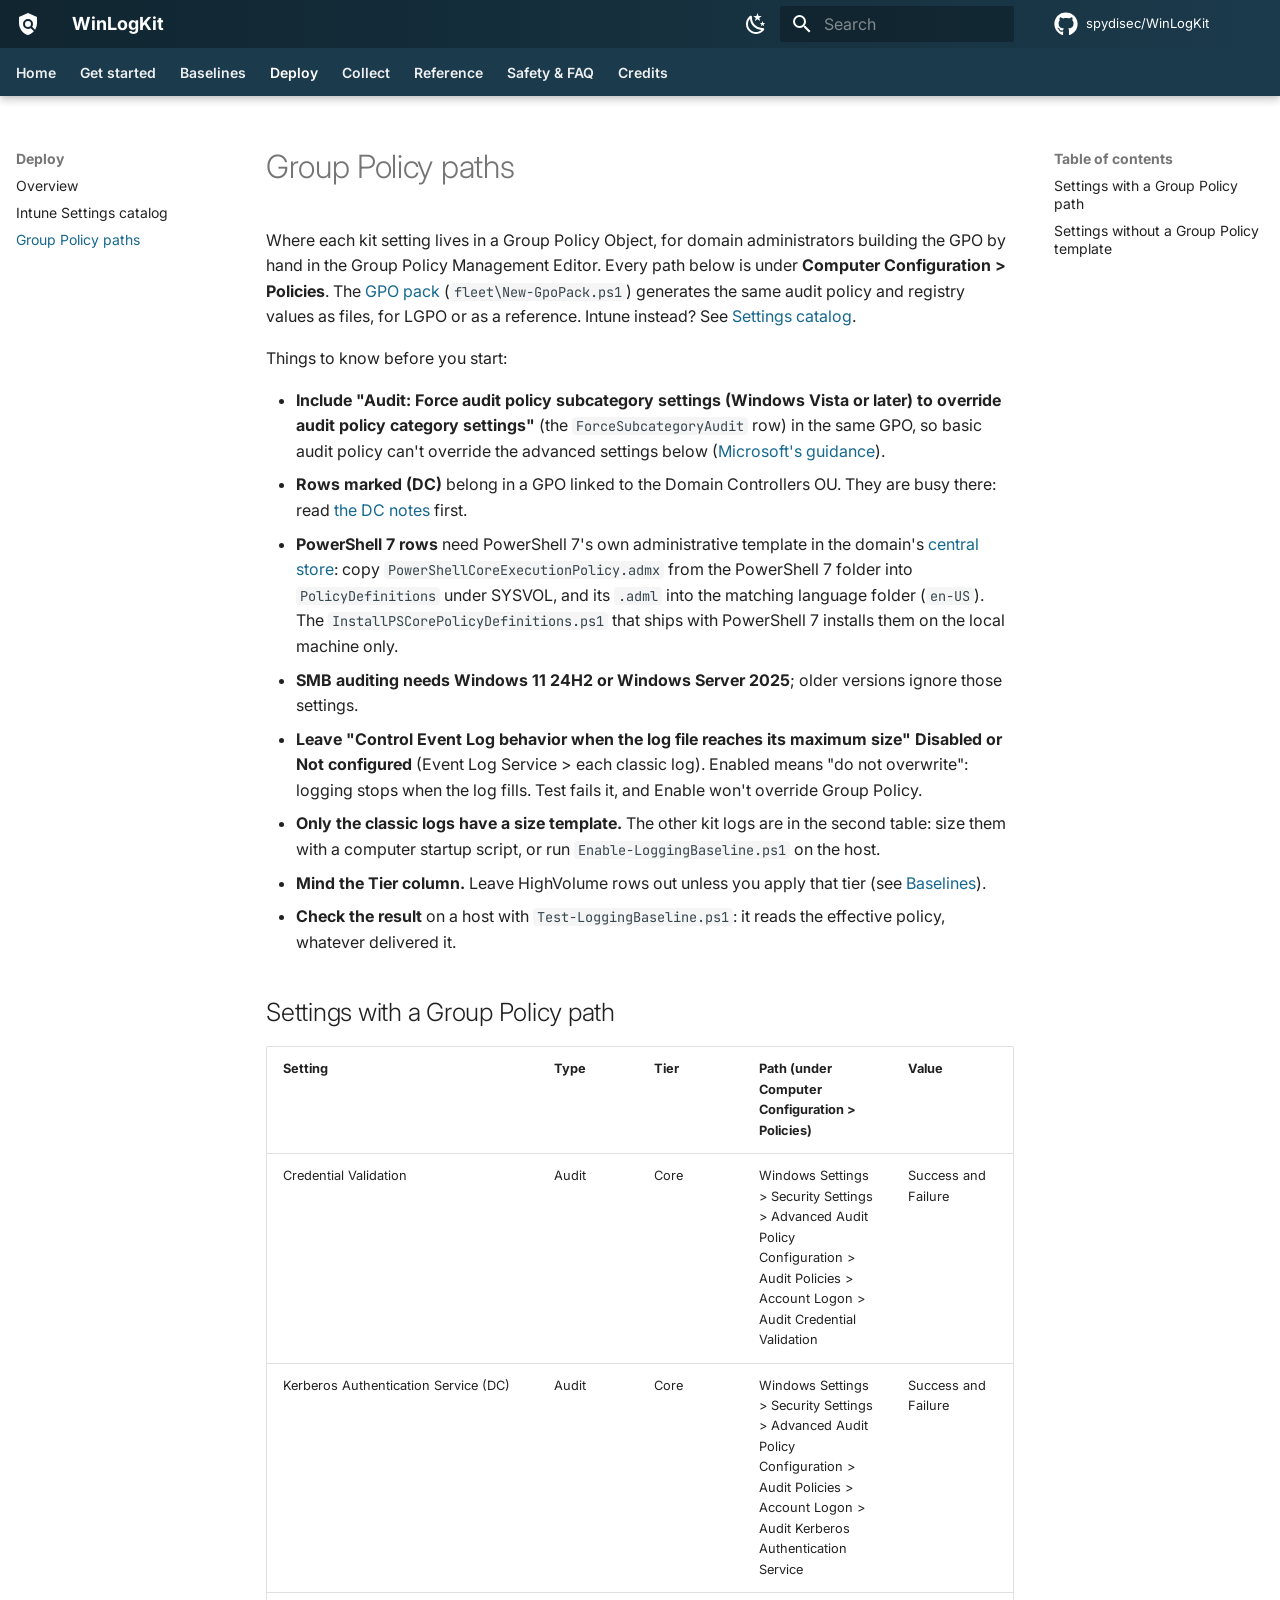
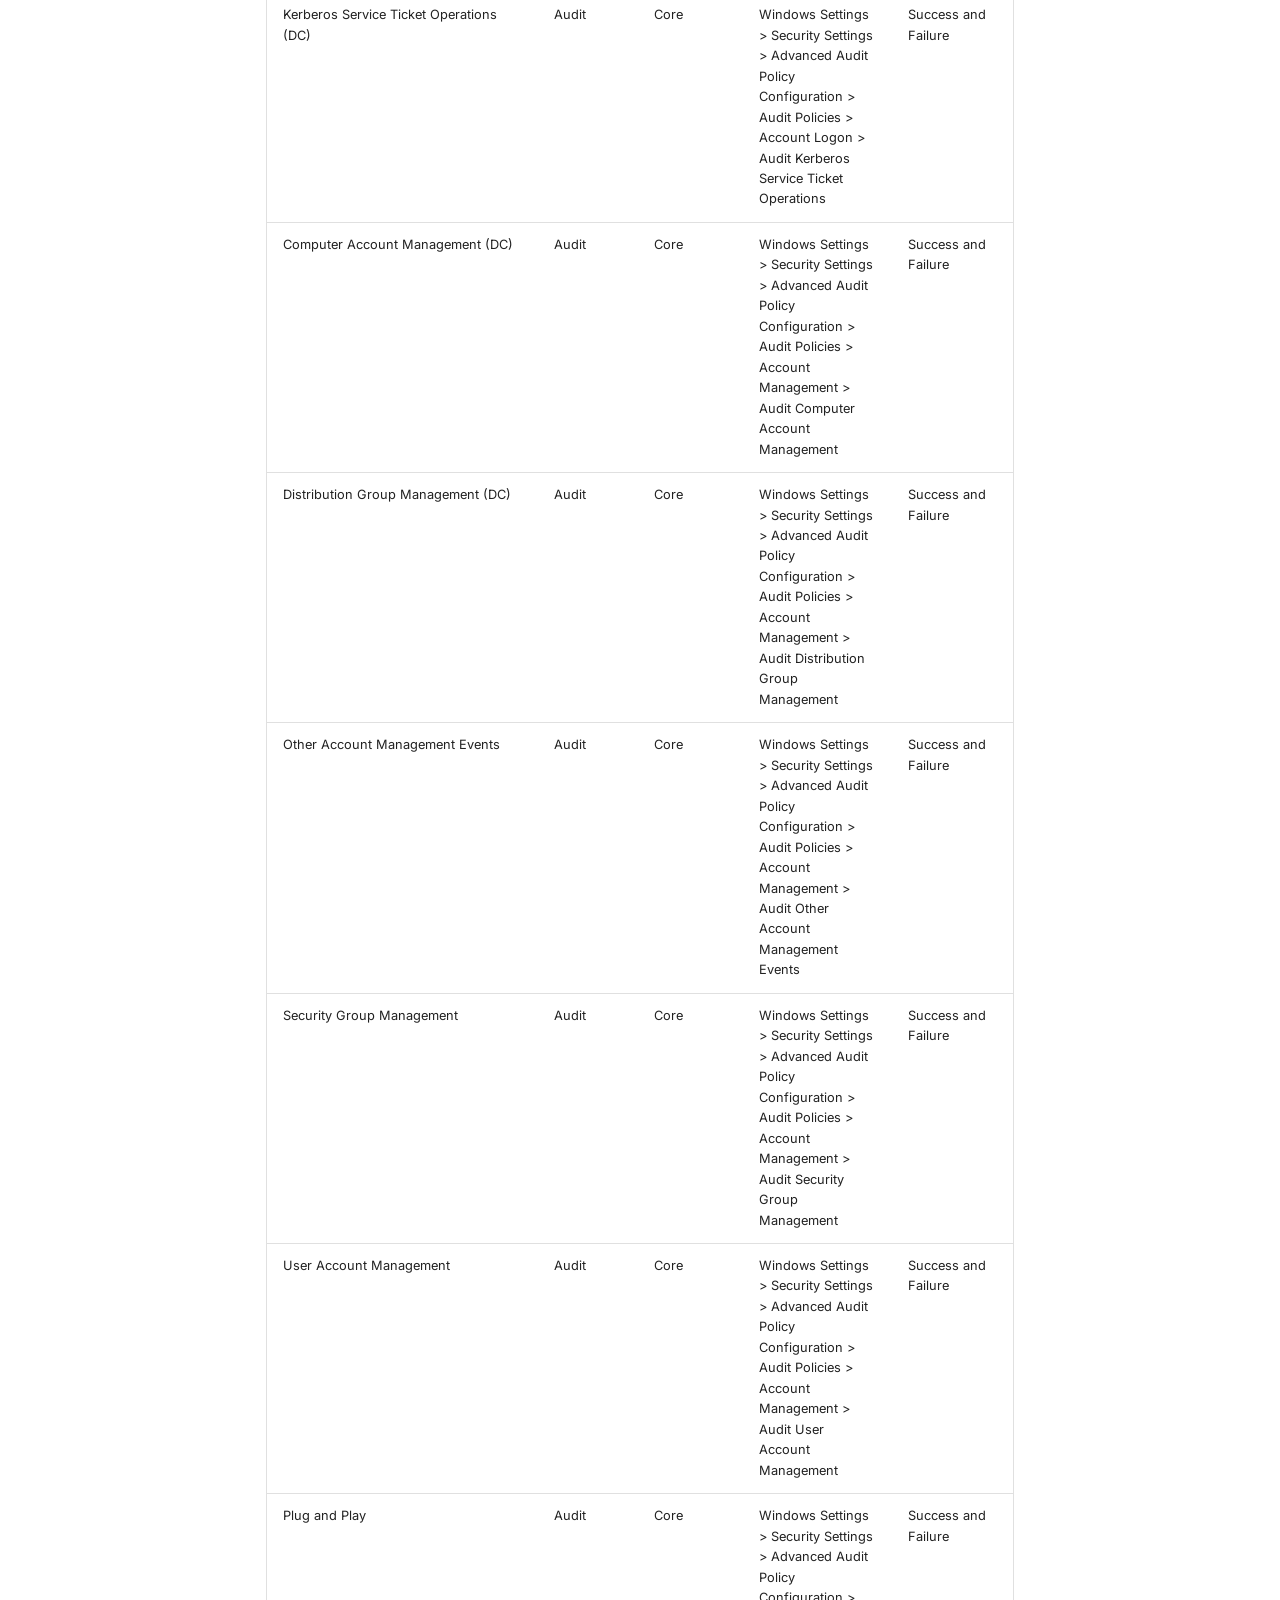
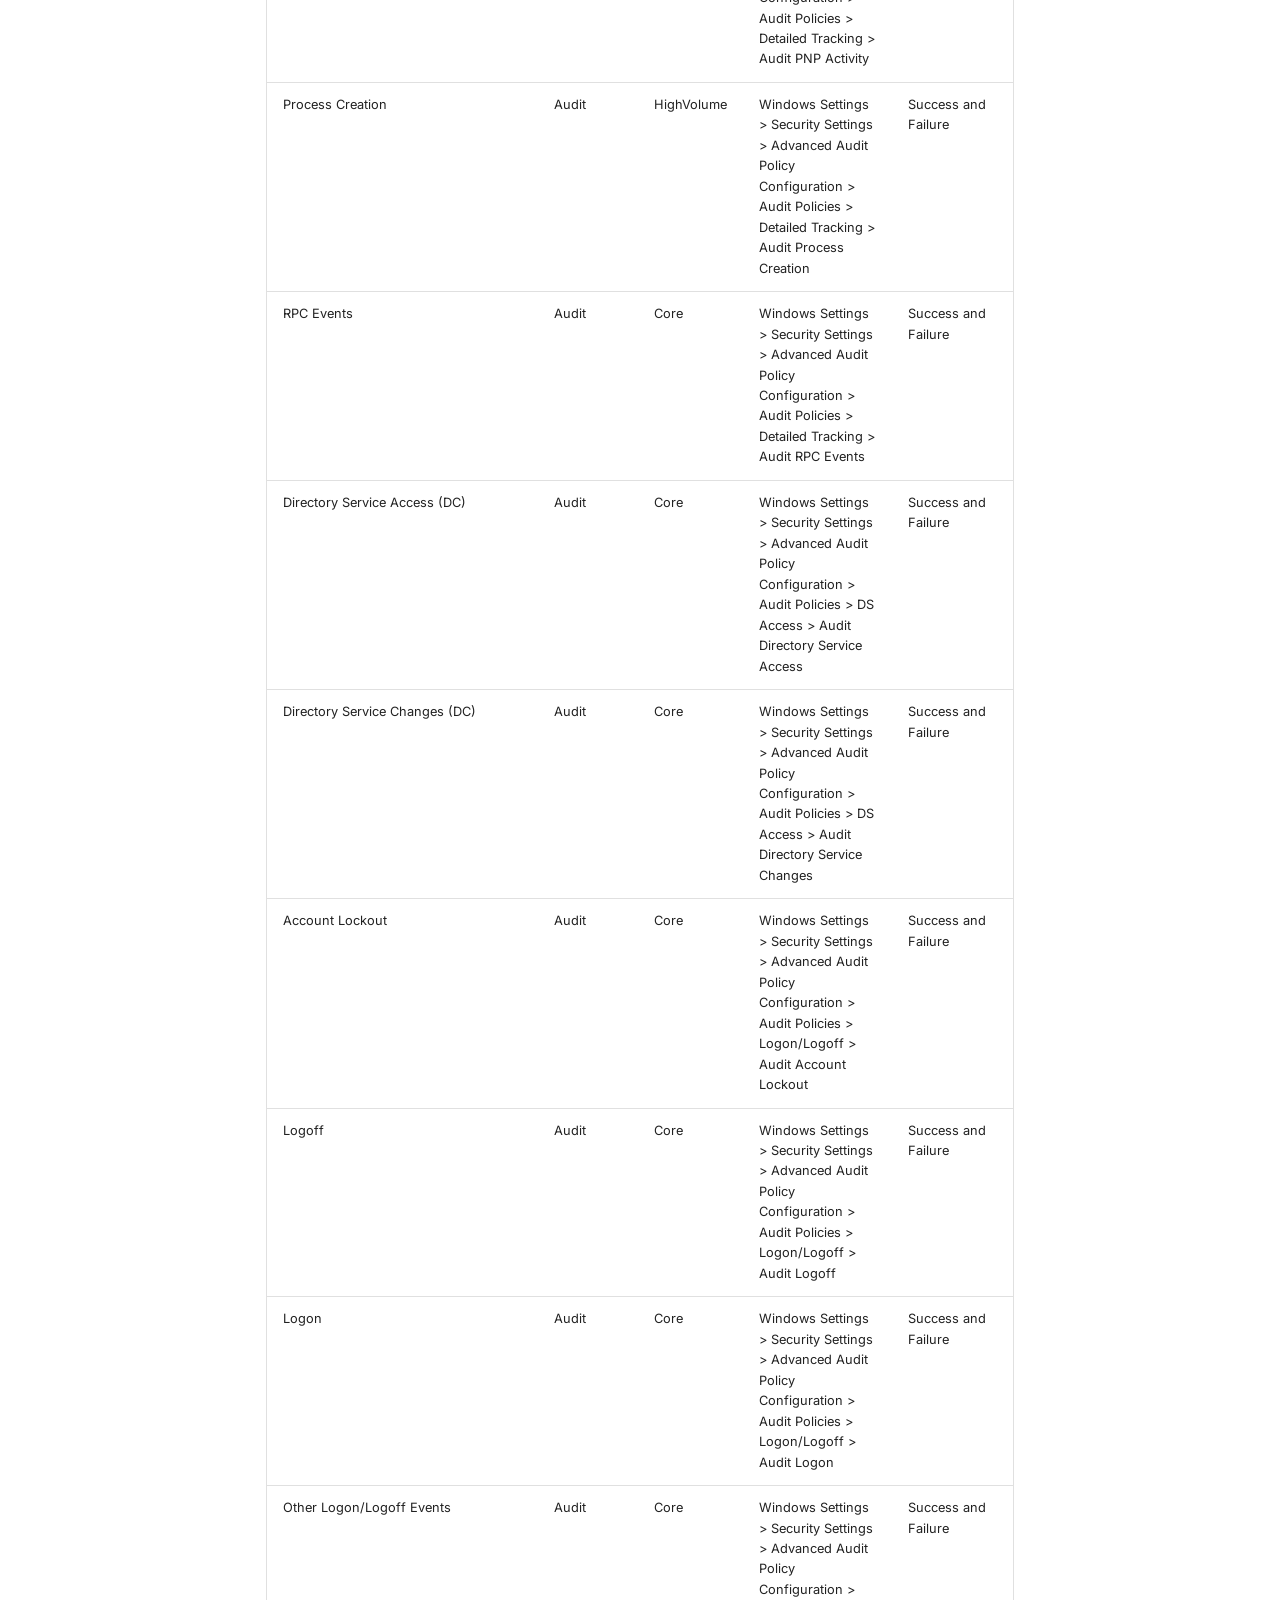
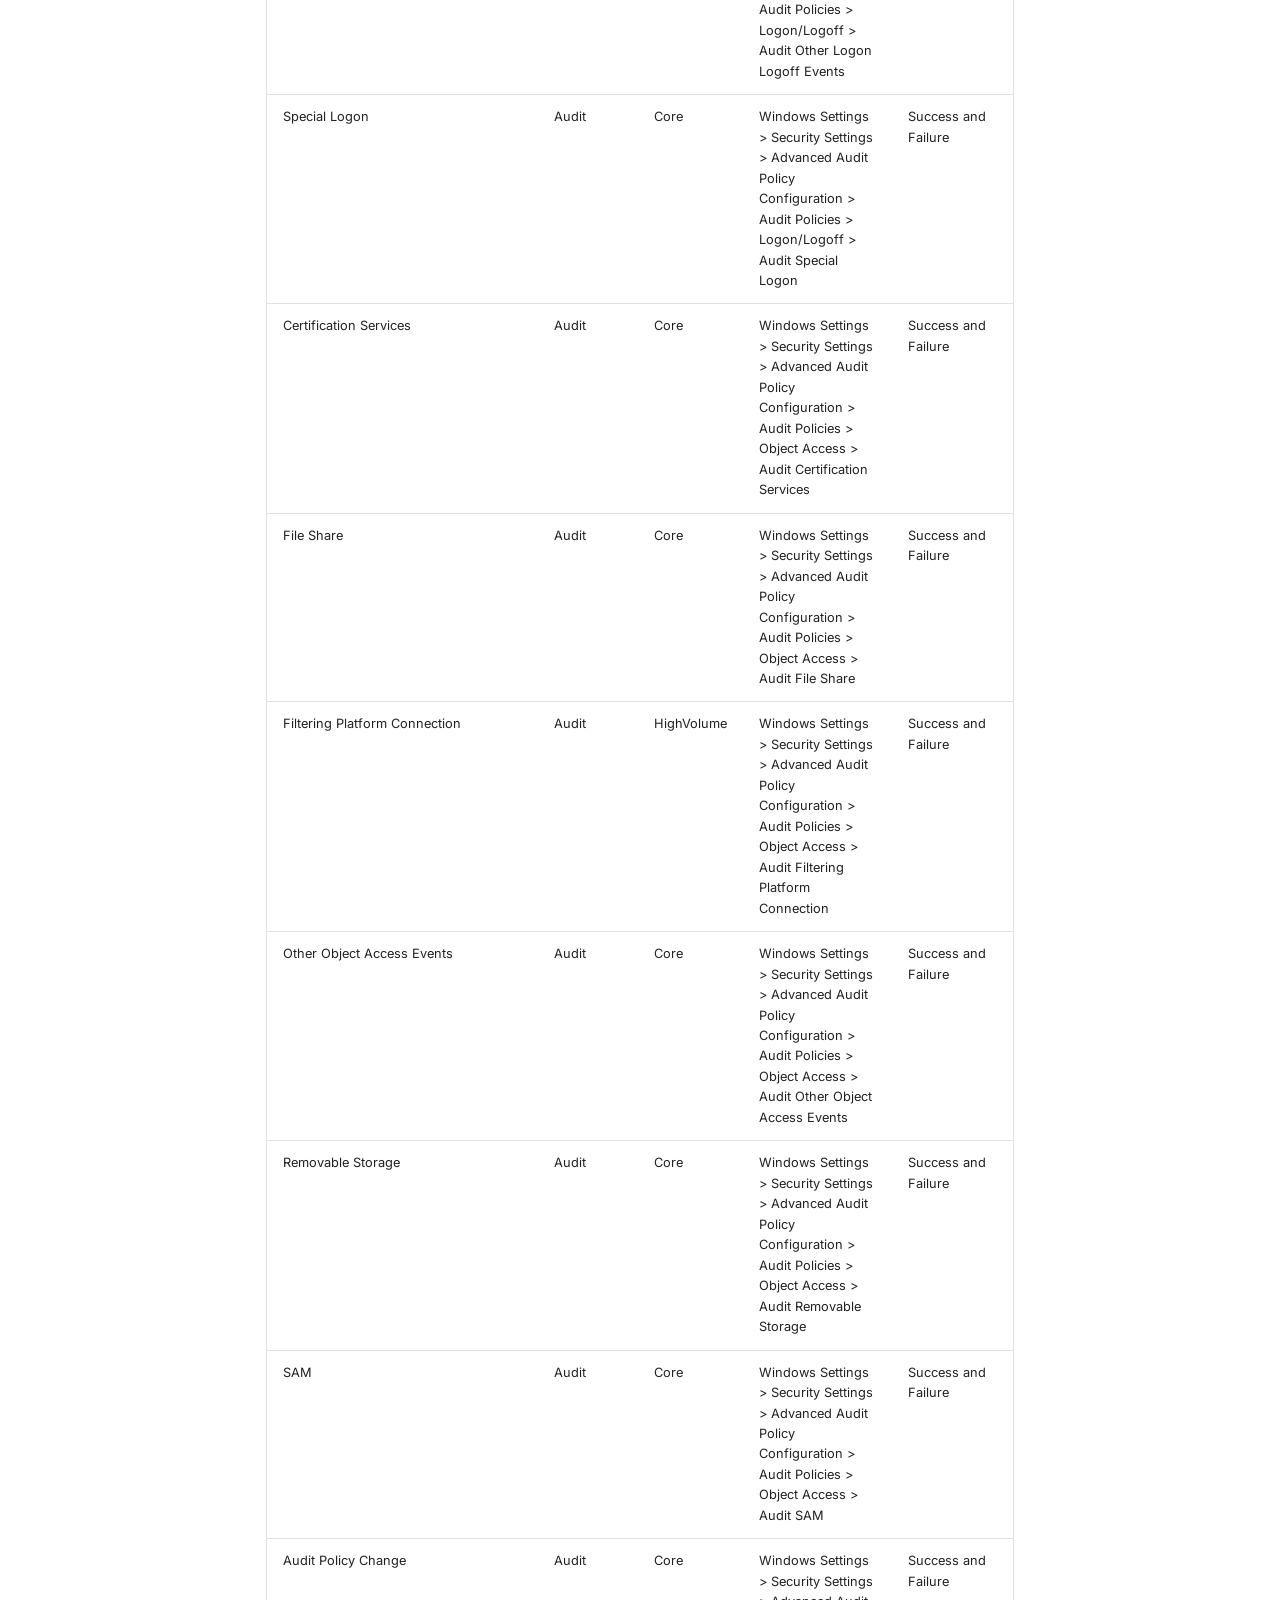
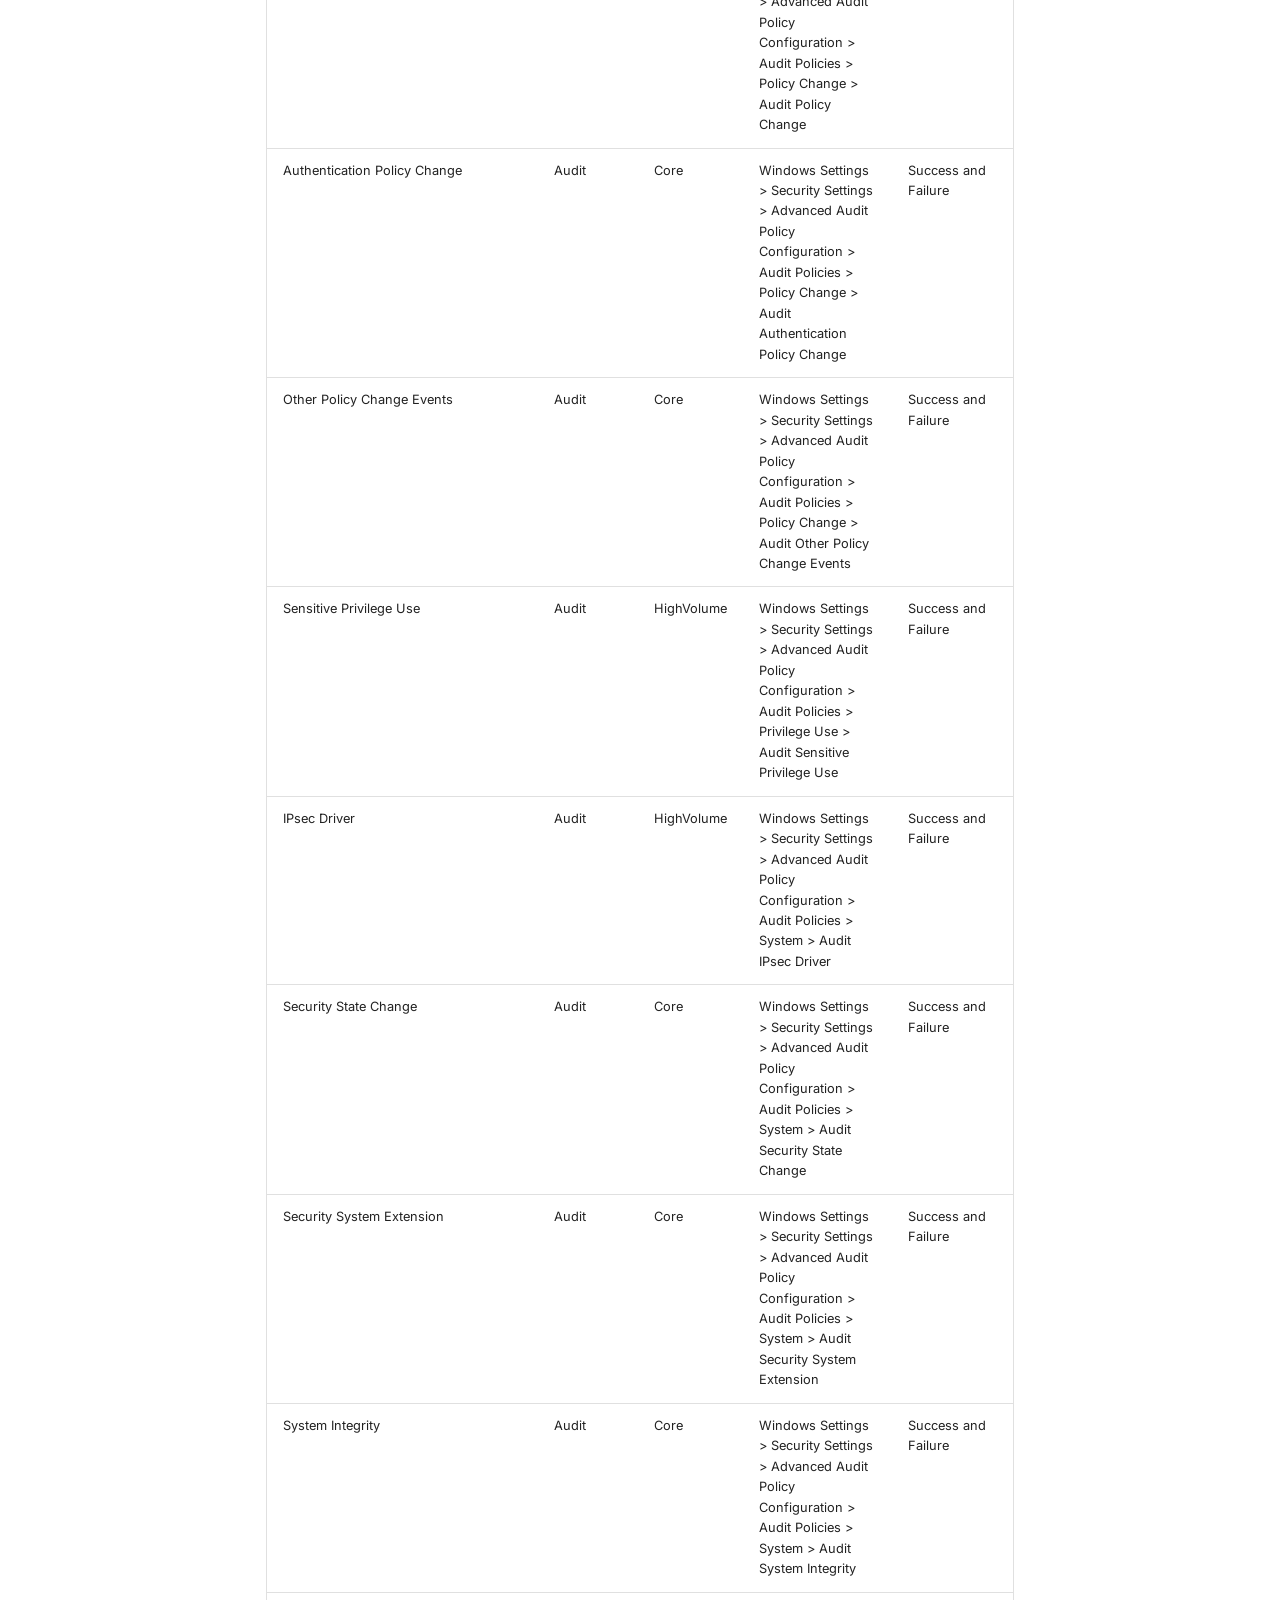
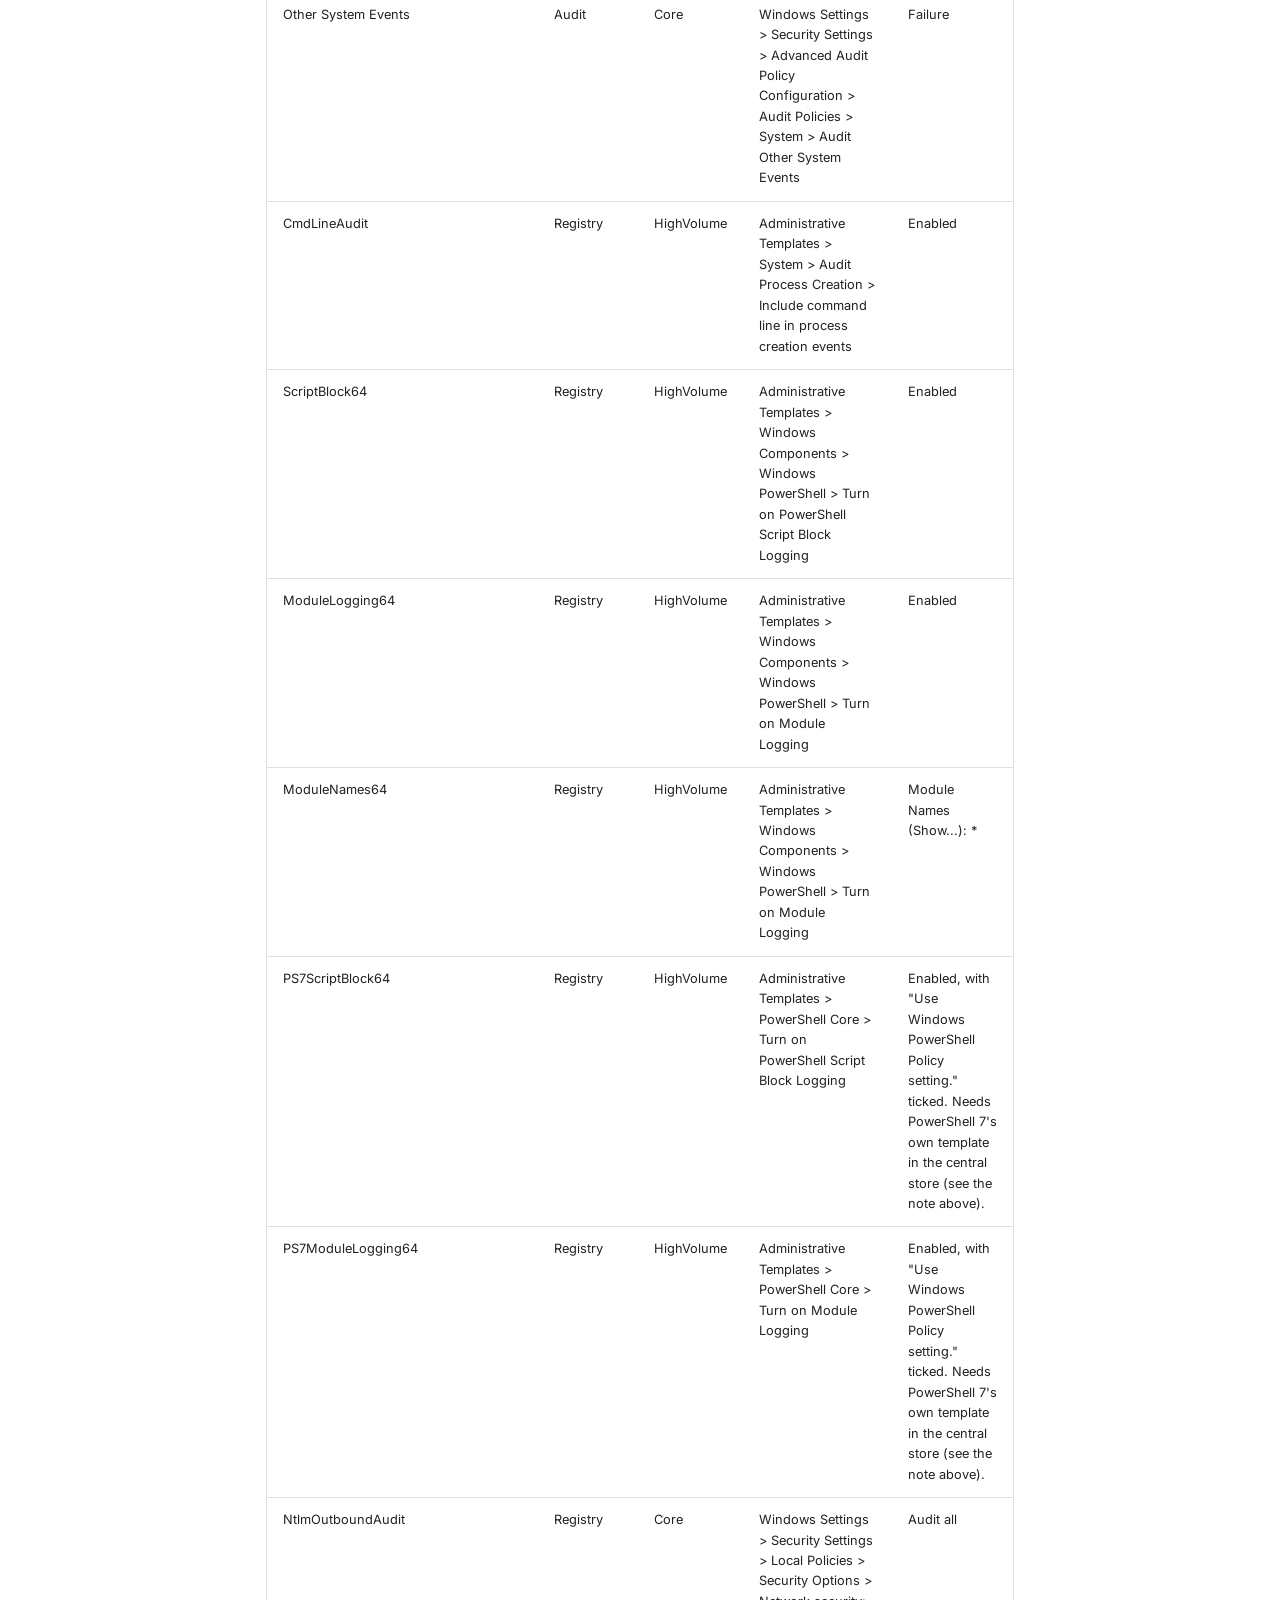
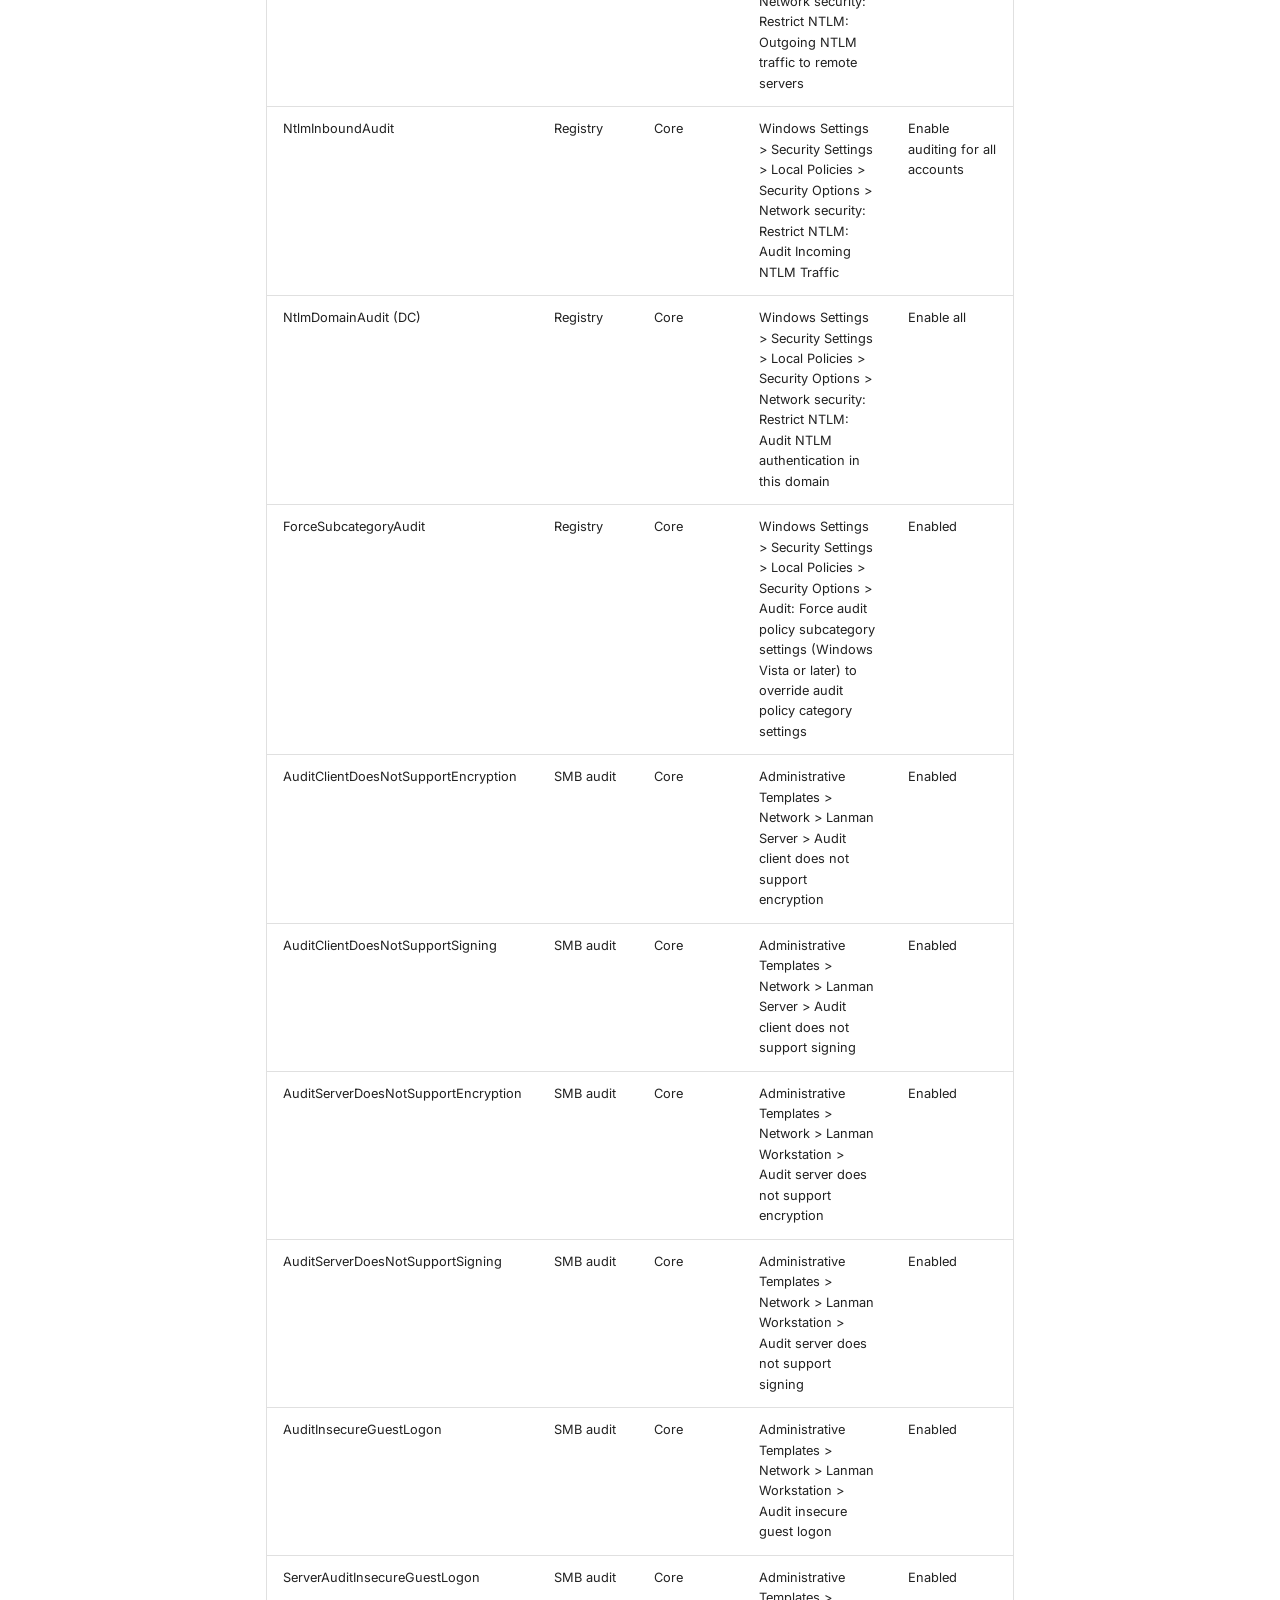
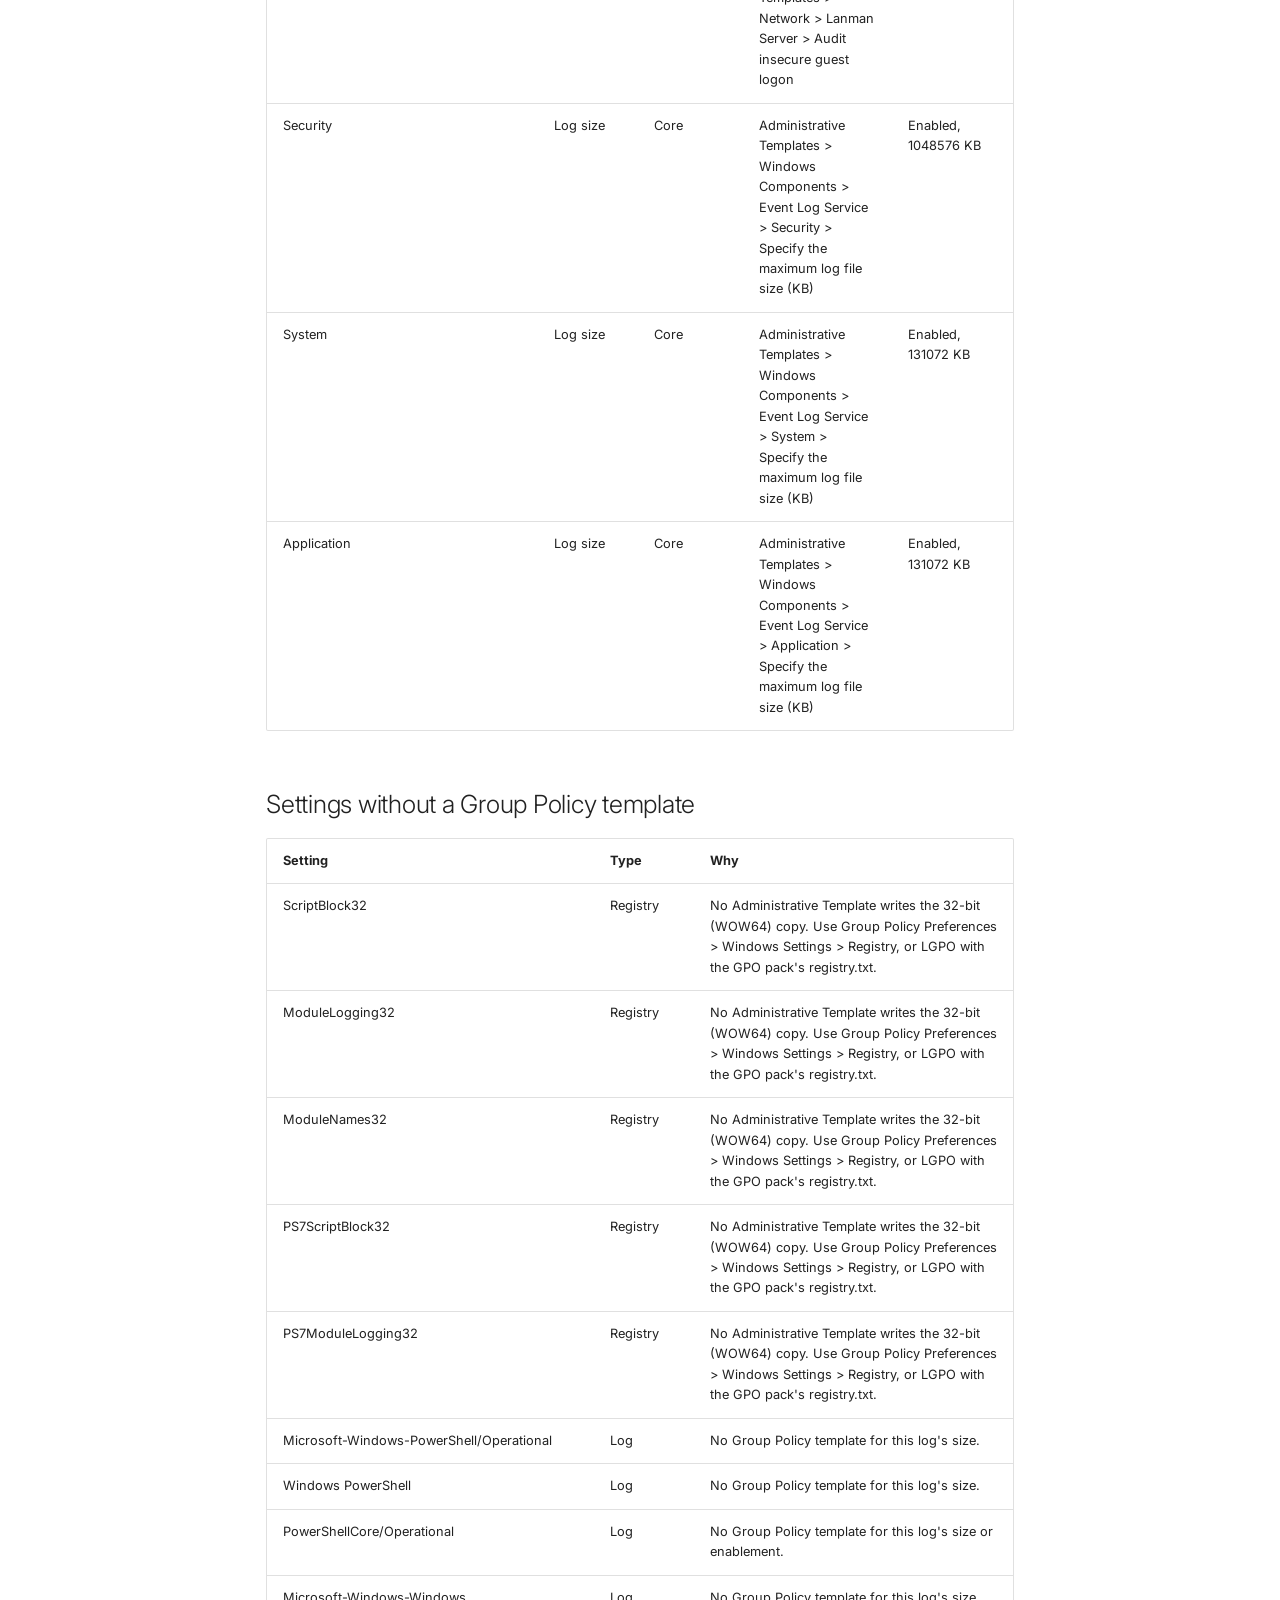
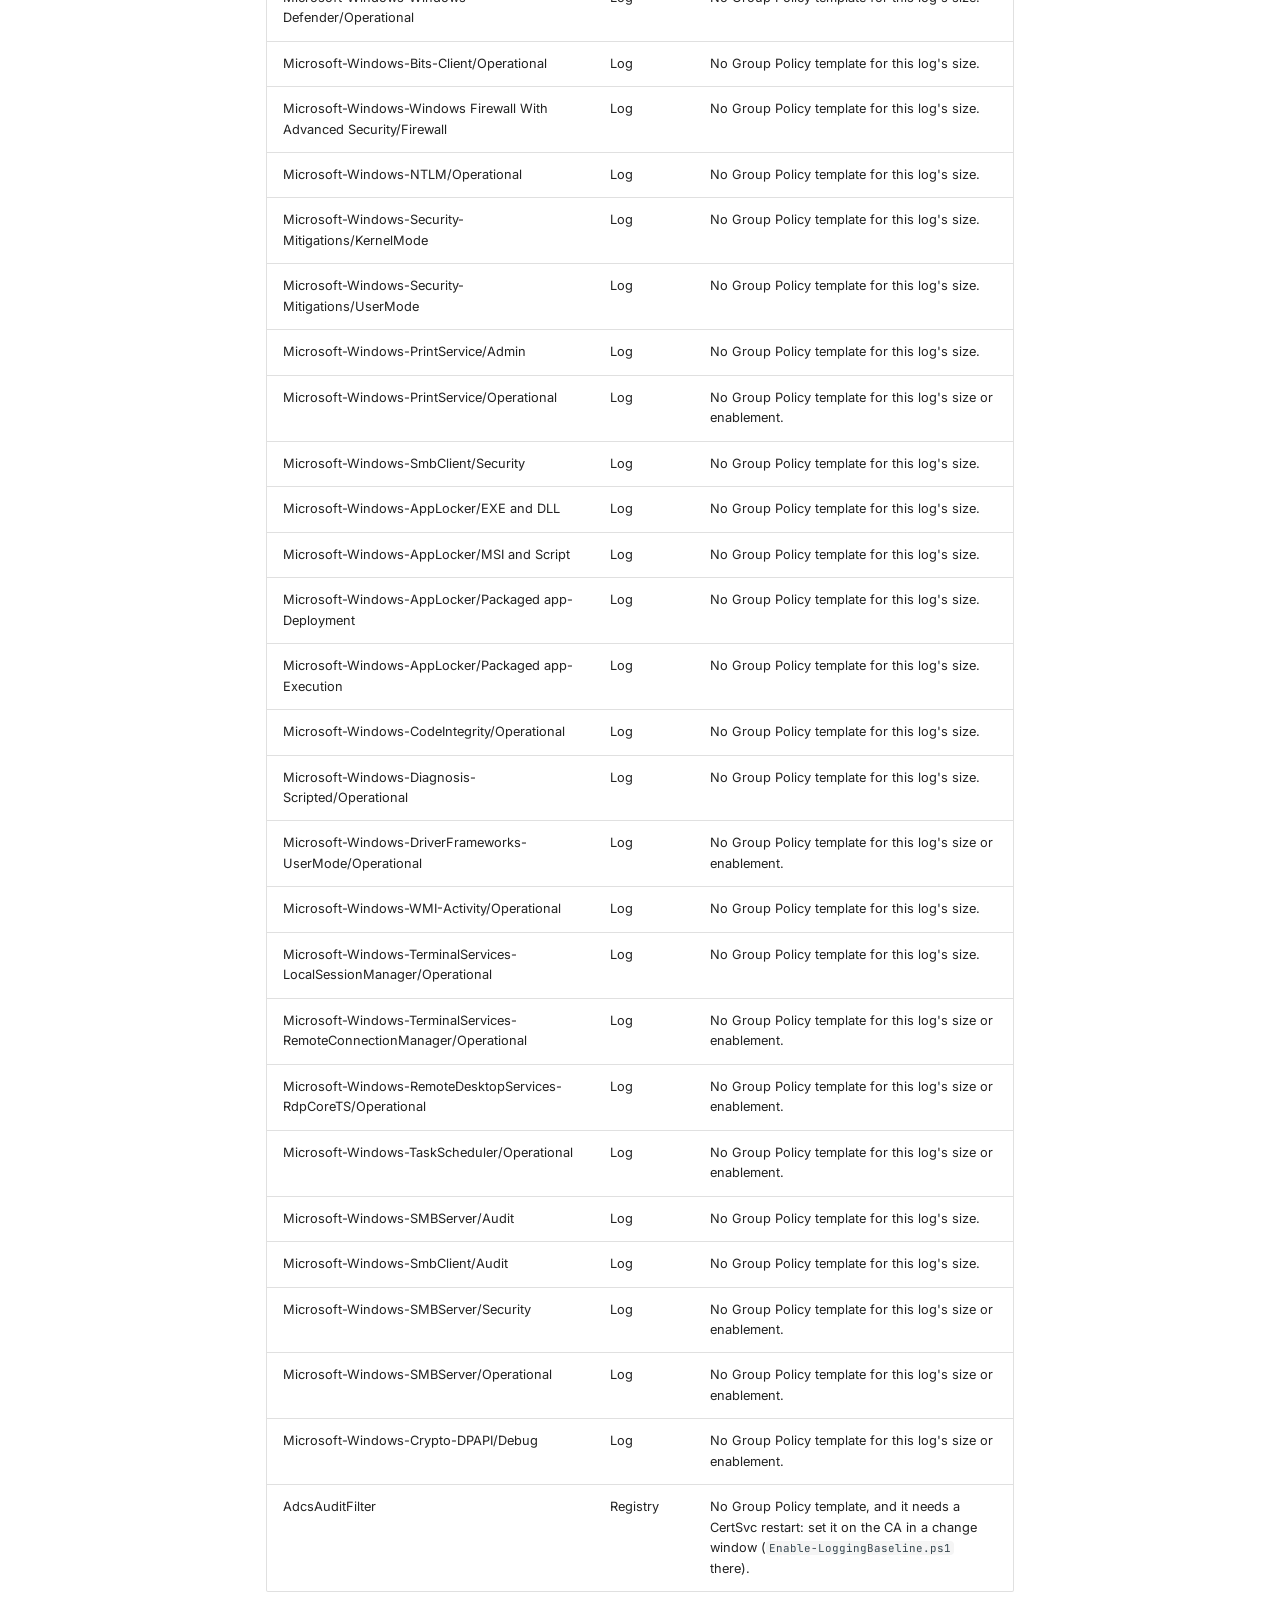
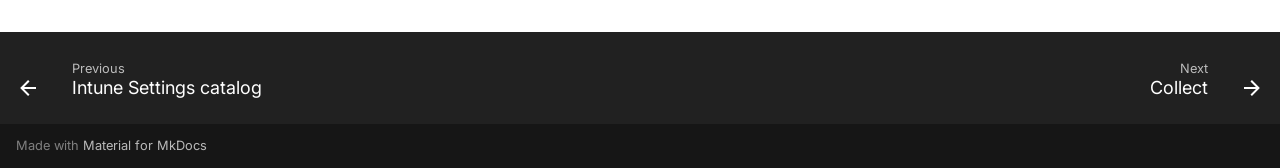
<file: gpo-paths/index.html>
<!doctype html>
<html lang="en" class="no-js">
  <head>
    
      <meta charset="utf-8">
      <meta name="viewport" content="width=device-width,initial-scale=1">
      
        <meta name="description" content="Turn on the native Windows event logging security monitoring needs, prove it is recording, and undo it. Plain PowerShell - no modules, no agents, no downloads.">
      
      
      
        <link rel="canonical" href="https://spydisec.github.io/WinLogKit/gpo-paths/">
      
      
        <link rel="prev" href="../intune-csp/">
      
      
        <link rel="next" href="../wec/">
      
      
        
      
      
      <link rel="icon" href="../assets/images/favicon.png">
      <meta name="generator" content="mkdocs-1.6.1, mkdocs-material-9.7.7">
    
    
      
        <title>Group Policy paths - WinLogKit</title>
      
    
    
      <link rel="stylesheet" href="../assets/stylesheets/main.ec1eaa64.min.css">
      
        
        <link rel="stylesheet" href="../assets/stylesheets/palette.ab4e12ef.min.css">
      
      


    
    
      
    
    
      
        
        
        <link rel="preconnect" href="https://fonts.gstatic.com" crossorigin>
        <link rel="stylesheet" href="https://fonts.googleapis.com/css?family=Inter:300,300i,400,400i,700,700i%7CJetBrains+Mono:400,400i,700,700i&display=fallback">
        <style>:root{--md-text-font:"Inter";--md-code-font:"JetBrains Mono"}</style>
      
    
    
      <link rel="stylesheet" href="../stylesheets/extra.css">
    
    <script>__md_scope=new URL("..",location),__md_hash=e=>[...e].reduce(((e,_)=>(e<<5)-e+_.charCodeAt(0)),0),__md_get=(e,_=localStorage,t=__md_scope)=>JSON.parse(_.getItem(t.pathname+"."+e)),__md_set=(e,_,t=localStorage,a=__md_scope)=>{try{t.setItem(a.pathname+"."+e,JSON.stringify(_))}catch(e){}}</script>
    
      

    
    
  </head>
  
  
    
    
      
    
    
    
    
    <body dir="ltr" data-md-color-scheme="default" data-md-color-primary="custom" data-md-color-accent="custom">
  
    
    <input class="md-toggle" data-md-toggle="drawer" type="checkbox" id="__drawer" autocomplete="off">
    <input class="md-toggle" data-md-toggle="search" type="checkbox" id="__search" autocomplete="off">
    <label class="md-overlay" for="__drawer"></label>
    <div data-md-component="skip">
      
        
        <a href="#group-policy-paths" class="md-skip">
          Skip to content
        </a>
      
    </div>
    <div data-md-component="announce">
      
    </div>
    
    
      

  

<header class="md-header md-header--shadow md-header--lifted" data-md-component="header">
  <nav class="md-header__inner md-grid" aria-label="Header">
    <a href=".." title="WinLogKit" class="md-header__button md-logo" aria-label="WinLogKit" data-md-component="logo">
      
  
  <svg xmlns="http://www.w3.org/2000/svg" viewBox="0 0 24 24"><path d="M12 9a3 3 0 0 1 3 3 3 3 0 0 1-3 3 3 3 0 0 1-3-3 3 3 0 0 1 3-3m5.86 10.31C16.23 21.22 14.28 22.45 12 23c-2.56-.61-4.7-2.07-6.42-4.37C3.86 16.34 3 13.8 3 11V5l9-4 9 4v6c0 2.39-.64 4.61-1.92 6.67l-2.91-2.91c.52-.79.83-1.76.83-2.76a5 5 0 0 0-5-5 5 5 0 0 0-5 5 5 5 0 0 0 5 5c1 0 1.97-.31 2.76-.83z"/></svg>

    </a>
    <label class="md-header__button md-icon" for="__drawer">
      
      <svg xmlns="http://www.w3.org/2000/svg" viewBox="0 0 24 24"><path d="M3 6h18v2H3zm0 5h18v2H3zm0 5h18v2H3z"/></svg>
    </label>
    <div class="md-header__title" data-md-component="header-title">
      <div class="md-header__ellipsis">
        <div class="md-header__topic">
          <span class="md-ellipsis">
            WinLogKit
          </span>
        </div>
        <div class="md-header__topic" data-md-component="header-topic">
          <span class="md-ellipsis">
            
              Group Policy paths
            
          </span>
        </div>
      </div>
    </div>
    
      
        <form class="md-header__option" data-md-component="palette">
  
    
    
    
    <input class="md-option" data-md-color-media="(prefers-color-scheme: light)" data-md-color-scheme="default" data-md-color-primary="custom" data-md-color-accent="custom"  aria-label="Dark mode"  type="radio" name="__palette" id="__palette_0">
    
      <label class="md-header__button md-icon" title="Dark mode" for="__palette_1" hidden>
        <svg xmlns="http://www.w3.org/2000/svg" viewBox="0 0 24 24"><path d="m17.75 4.09-2.53 1.94.91 3.06-2.63-1.81-2.63 1.81.91-3.06-2.53-1.94L12.44 4l1.06-3 1.06 3zm3.5 6.91-1.64 1.25.59 1.98-1.7-1.17-1.7 1.17.59-1.98L15.75 11l2.06-.05L18.5 9l.69 1.95zm-2.28 4.95c.83-.08 1.72 1.1 1.19 1.85-.32.45-.66.87-1.08 1.27C15.17 23 8.84 23 4.94 19.07c-3.91-3.9-3.91-10.24 0-14.14.4-.4.82-.76 1.27-1.08.75-.53 1.93.36 1.85 1.19-.27 2.86.69 5.83 2.89 8.02a9.96 9.96 0 0 0 8.02 2.89m-1.64 2.02a12.08 12.08 0 0 1-7.8-3.47c-2.17-2.19-3.33-5-3.49-7.82-2.81 3.14-2.7 7.96.31 10.98 3.02 3.01 7.84 3.12 10.98.31"/></svg>
      </label>
    
  
    
    
    
    <input class="md-option" data-md-color-media="(prefers-color-scheme: dark)" data-md-color-scheme="slate" data-md-color-primary="custom" data-md-color-accent="custom"  aria-label="Light mode"  type="radio" name="__palette" id="__palette_1">
    
      <label class="md-header__button md-icon" title="Light mode" for="__palette_0" hidden>
        <svg xmlns="http://www.w3.org/2000/svg" viewBox="0 0 24 24"><path d="M12 7a5 5 0 0 1 5 5 5 5 0 0 1-5 5 5 5 0 0 1-5-5 5 5 0 0 1 5-5m0 2a3 3 0 0 0-3 3 3 3 0 0 0 3 3 3 3 0 0 0 3-3 3 3 0 0 0-3-3m0-7 2.39 3.42C13.65 5.15 12.84 5 12 5s-1.65.15-2.39.42zM3.34 7l4.16-.35A7.2 7.2 0 0 0 5.94 8.5c-.44.74-.69 1.5-.83 2.29zm.02 10 1.76-3.77a7.131 7.131 0 0 0 2.38 4.14zM20.65 7l-1.77 3.79a7.02 7.02 0 0 0-2.38-4.15zm-.01 10-4.14.36c.59-.51 1.12-1.14 1.54-1.86.42-.73.69-1.5.83-2.29zM12 22l-2.41-3.44c.74.27 1.55.44 2.41.44.82 0 1.63-.17 2.37-.44z"/></svg>
      </label>
    
  
</form>
      
    
    
      <script>var palette=__md_get("__palette");if(palette&&palette.color){if("(prefers-color-scheme)"===palette.color.media){var media=matchMedia("(prefers-color-scheme: light)"),input=document.querySelector(media.matches?"[data-md-color-media='(prefers-color-scheme: light)']":"[data-md-color-media='(prefers-color-scheme: dark)']");palette.color.media=input.getAttribute("data-md-color-media"),palette.color.scheme=input.getAttribute("data-md-color-scheme"),palette.color.primary=input.getAttribute("data-md-color-primary"),palette.color.accent=input.getAttribute("data-md-color-accent")}for(var[key,value]of Object.entries(palette.color))document.body.setAttribute("data-md-color-"+key,value)}</script>
    
    
    
      
      
        <label class="md-header__button md-icon" for="__search">
          
          <svg xmlns="http://www.w3.org/2000/svg" viewBox="0 0 24 24"><path d="M9.5 3A6.5 6.5 0 0 1 16 9.5c0 1.61-.59 3.09-1.56 4.23l.27.27h.79l5 5-1.5 1.5-5-5v-.79l-.27-.27A6.52 6.52 0 0 1 9.5 16 6.5 6.5 0 0 1 3 9.5 6.5 6.5 0 0 1 9.5 3m0 2C7 5 5 7 5 9.5S7 14 9.5 14 14 12 14 9.5 12 5 9.5 5"/></svg>
        </label>
        <div class="md-search" data-md-component="search" role="dialog">
  <label class="md-search__overlay" for="__search"></label>
  <div class="md-search__inner" role="search">
    <form class="md-search__form" name="search">
      <input type="text" class="md-search__input" name="query" aria-label="Search" placeholder="Search" autocapitalize="off" autocorrect="off" autocomplete="off" spellcheck="false" data-md-component="search-query" required>
      <label class="md-search__icon md-icon" for="__search">
        
        <svg xmlns="http://www.w3.org/2000/svg" viewBox="0 0 24 24"><path d="M9.5 3A6.5 6.5 0 0 1 16 9.5c0 1.61-.59 3.09-1.56 4.23l.27.27h.79l5 5-1.5 1.5-5-5v-.79l-.27-.27A6.52 6.52 0 0 1 9.5 16 6.5 6.5 0 0 1 3 9.5 6.5 6.5 0 0 1 9.5 3m0 2C7 5 5 7 5 9.5S7 14 9.5 14 14 12 14 9.5 12 5 9.5 5"/></svg>
        
        <svg xmlns="http://www.w3.org/2000/svg" viewBox="0 0 24 24"><path d="M20 11v2H8l5.5 5.5-1.42 1.42L4.16 12l7.92-7.92L13.5 5.5 8 11z"/></svg>
      </label>
      <nav class="md-search__options" aria-label="Search">
        
        <button type="reset" class="md-search__icon md-icon" title="Clear" aria-label="Clear" tabindex="-1">
          
          <svg xmlns="http://www.w3.org/2000/svg" viewBox="0 0 24 24"><path d="M19 6.41 17.59 5 12 10.59 6.41 5 5 6.41 10.59 12 5 17.59 6.41 19 12 13.41 17.59 19 19 17.59 13.41 12z"/></svg>
        </button>
      </nav>
      
        <div class="md-search__suggest" data-md-component="search-suggest"></div>
      
    </form>
    <div class="md-search__output">
      <div class="md-search__scrollwrap" tabindex="0" data-md-scrollfix>
        <div class="md-search-result" data-md-component="search-result">
          <div class="md-search-result__meta">
            Initializing search
          </div>
          <ol class="md-search-result__list" role="presentation"></ol>
        </div>
      </div>
    </div>
  </div>
</div>
      
    
    
      <div class="md-header__source">
        <a href="https://github.com/spydisec/WinLogKit" title="Go to repository" class="md-source" data-md-component="source">
  <div class="md-source__icon md-icon">
    
    <svg xmlns="http://www.w3.org/2000/svg" viewBox="0 0 512 512"><!--! Font Awesome Free 7.1.0 by @fontawesome - https://fontawesome.com License - https://fontawesome.com/license/free (Icons: CC BY 4.0, Fonts: SIL OFL 1.1, Code: MIT License) Copyright 2025 Fonticons, Inc.--><path d="M173.9 397.4c0 2-2.3 3.6-5.2 3.6-3.3.3-5.6-1.3-5.6-3.6 0-2 2.3-3.6 5.2-3.6 3-.3 5.6 1.3 5.6 3.6m-31.1-4.5c-.7 2 1.3 4.3 4.3 4.9 2.6 1 5.6 0 6.2-2s-1.3-4.3-4.3-5.2c-2.6-.7-5.5.3-6.2 2.3m44.2-1.7c-2.9.7-4.9 2.6-4.6 4.9.3 2 2.9 3.3 5.9 2.6 2.9-.7 4.9-2.6 4.6-4.6-.3-1.9-3-3.2-5.9-2.9M252.8 8C114.1 8 8 113.3 8 252c0 110.9 69.8 205.8 169.5 239.2 12.8 2.3 17.3-5.6 17.3-12.1 0-6.2-.3-40.4-.3-61.4 0 0-70 15-84.7-29.8 0 0-11.4-29.1-27.8-36.6 0 0-22.9-15.7 1.6-15.4 0 0 24.9 2 38.6 25.8 21.9 38.6 58.6 27.5 72.9 20.9 2.3-16 8.8-27.1 16-33.7-55.9-6.2-112.3-14.3-112.3-110.5 0-27.5 7.6-41.3 23.6-58.9-2.6-6.5-11.1-33.3 2.6-67.9 20.9-6.5 69 27 69 27 20-5.6 41.5-8.5 62.8-8.5s42.8 2.9 62.8 8.5c0 0 48.1-33.6 69-27 13.7 34.7 5.2 61.4 2.6 67.9 16 17.7 25.8 31.5 25.8 58.9 0 96.5-58.9 104.2-114.8 110.5 9.2 7.9 17 22.9 17 46.4 0 33.7-.3 75.4-.3 83.6 0 6.5 4.6 14.4 17.3 12.1C436.2 457.8 504 362.9 504 252 504 113.3 391.5 8 252.8 8M105.2 352.9c-1.3 1-1 3.3.7 5.2 1.6 1.6 3.9 2.3 5.2 1 1.3-1 1-3.3-.7-5.2-1.6-1.6-3.9-2.3-5.2-1m-10.8-8.1c-.7 1.3.3 2.9 2.3 3.9 1.6 1 3.6.7 4.3-.7.7-1.3-.3-2.9-2.3-3.9-2-.6-3.6-.3-4.3.7m32.4 35.6c-1.6 1.3-1 4.3 1.3 6.2 2.3 2.3 5.2 2.6 6.5 1 1.3-1.3.7-4.3-1.3-6.2-2.2-2.3-5.2-2.6-6.5-1m-11.4-14.7c-1.6 1-1.6 3.6 0 5.9s4.3 3.3 5.6 2.3c1.6-1.3 1.6-3.9 0-6.2-1.4-2.3-4-3.3-5.6-2"/></svg>
  </div>
  <div class="md-source__repository">
    spydisec/WinLogKit
  </div>
</a>
      </div>
    
  </nav>
  
    
      
<nav class="md-tabs" aria-label="Tabs" data-md-component="tabs">
  <div class="md-grid">
    <ul class="md-tabs__list">
      
        
  
  
  
  
    <li class="md-tabs__item">
      <a href=".." class="md-tabs__link">
        
  
  
    
  
  Home

      </a>
    </li>
  

      
        
  
  
  
  
    <li class="md-tabs__item">
      <a href="../getting-started/" class="md-tabs__link">
        
  
  
    
  
  Get started

      </a>
    </li>
  

      
        
  
  
  
  
    <li class="md-tabs__item">
      <a href="../baselines/" class="md-tabs__link">
        
  
  
    
  
  Baselines

      </a>
    </li>
  

      
        
  
  
  
    
  
  
    
    
      <li class="md-tabs__item md-tabs__item--active">
        <a href="../deployment/" class="md-tabs__link">
          
  
  
  Deploy

        </a>
      </li>
    
  

      
        
  
  
  
  
    <li class="md-tabs__item">
      <a href="../wec/" class="md-tabs__link">
        
  
  
    
  
  Collect

      </a>
    </li>
  

      
        
  
  
  
  
    
    
      <li class="md-tabs__item">
        <a href="../commands/" class="md-tabs__link">
          
  
  
  Reference

        </a>
      </li>
    
  

      
        
  
  
  
  
    <li class="md-tabs__item">
      <a href="../safety/" class="md-tabs__link">
        
  
  
    
  
  Safety & FAQ

      </a>
    </li>
  

      
        
  
  
  
  
    <li class="md-tabs__item">
      <a href="../credits/" class="md-tabs__link">
        
  
  
    
  
  Credits

      </a>
    </li>
  

      
    </ul>
  </div>
</nav>
    
  
</header>
    
    <div class="md-container" data-md-component="container">
      
      
        
      
      <main class="md-main" data-md-component="main">
        <div class="md-main__inner md-grid">
          
            
              
              <div class="md-sidebar md-sidebar--primary" data-md-component="sidebar" data-md-type="navigation" >
                <div class="md-sidebar__scrollwrap">
                  <div class="md-sidebar__inner">
                    


  


<nav class="md-nav md-nav--primary md-nav--lifted" aria-label="Navigation" data-md-level="0">
  <label class="md-nav__title" for="__drawer">
    <a href=".." title="WinLogKit" class="md-nav__button md-logo" aria-label="WinLogKit" data-md-component="logo">
      
  
  <svg xmlns="http://www.w3.org/2000/svg" viewBox="0 0 24 24"><path d="M12 9a3 3 0 0 1 3 3 3 3 0 0 1-3 3 3 3 0 0 1-3-3 3 3 0 0 1 3-3m5.86 10.31C16.23 21.22 14.28 22.45 12 23c-2.56-.61-4.7-2.07-6.42-4.37C3.86 16.34 3 13.8 3 11V5l9-4 9 4v6c0 2.39-.64 4.61-1.92 6.67l-2.91-2.91c.52-.79.83-1.76.83-2.76a5 5 0 0 0-5-5 5 5 0 0 0-5 5 5 5 0 0 0 5 5c1 0 1.97-.31 2.76-.83z"/></svg>

    </a>
    WinLogKit
  </label>
  
    <div class="md-nav__source">
      <a href="https://github.com/spydisec/WinLogKit" title="Go to repository" class="md-source" data-md-component="source">
  <div class="md-source__icon md-icon">
    
    <svg xmlns="http://www.w3.org/2000/svg" viewBox="0 0 512 512"><!--! Font Awesome Free 7.1.0 by @fontawesome - https://fontawesome.com License - https://fontawesome.com/license/free (Icons: CC BY 4.0, Fonts: SIL OFL 1.1, Code: MIT License) Copyright 2025 Fonticons, Inc.--><path d="M173.9 397.4c0 2-2.3 3.6-5.2 3.6-3.3.3-5.6-1.3-5.6-3.6 0-2 2.3-3.6 5.2-3.6 3-.3 5.6 1.3 5.6 3.6m-31.1-4.5c-.7 2 1.3 4.3 4.3 4.9 2.6 1 5.6 0 6.2-2s-1.3-4.3-4.3-5.2c-2.6-.7-5.5.3-6.2 2.3m44.2-1.7c-2.9.7-4.9 2.6-4.6 4.9.3 2 2.9 3.3 5.9 2.6 2.9-.7 4.9-2.6 4.6-4.6-.3-1.9-3-3.2-5.9-2.9M252.8 8C114.1 8 8 113.3 8 252c0 110.9 69.8 205.8 169.5 239.2 12.8 2.3 17.3-5.6 17.3-12.1 0-6.2-.3-40.4-.3-61.4 0 0-70 15-84.7-29.8 0 0-11.4-29.1-27.8-36.6 0 0-22.9-15.7 1.6-15.4 0 0 24.9 2 38.6 25.8 21.9 38.6 58.6 27.5 72.9 20.9 2.3-16 8.8-27.1 16-33.7-55.9-6.2-112.3-14.3-112.3-110.5 0-27.5 7.6-41.3 23.6-58.9-2.6-6.5-11.1-33.3 2.6-67.9 20.9-6.5 69 27 69 27 20-5.6 41.5-8.5 62.8-8.5s42.8 2.9 62.8 8.5c0 0 48.1-33.6 69-27 13.7 34.7 5.2 61.4 2.6 67.9 16 17.7 25.8 31.5 25.8 58.9 0 96.5-58.9 104.2-114.8 110.5 9.2 7.9 17 22.9 17 46.4 0 33.7-.3 75.4-.3 83.6 0 6.5 4.6 14.4 17.3 12.1C436.2 457.8 504 362.9 504 252 504 113.3 391.5 8 252.8 8M105.2 352.9c-1.3 1-1 3.3.7 5.2 1.6 1.6 3.9 2.3 5.2 1 1.3-1 1-3.3-.7-5.2-1.6-1.6-3.9-2.3-5.2-1m-10.8-8.1c-.7 1.3.3 2.9 2.3 3.9 1.6 1 3.6.7 4.3-.7.7-1.3-.3-2.9-2.3-3.9-2-.6-3.6-.3-4.3.7m32.4 35.6c-1.6 1.3-1 4.3 1.3 6.2 2.3 2.3 5.2 2.6 6.5 1 1.3-1.3.7-4.3-1.3-6.2-2.2-2.3-5.2-2.6-6.5-1m-11.4-14.7c-1.6 1-1.6 3.6 0 5.9s4.3 3.3 5.6 2.3c1.6-1.3 1.6-3.9 0-6.2-1.4-2.3-4-3.3-5.6-2"/></svg>
  </div>
  <div class="md-source__repository">
    spydisec/WinLogKit
  </div>
</a>
    </div>
  
  <ul class="md-nav__list" data-md-scrollfix>
    
      
      
  
  
  
  
    <li class="md-nav__item">
      <a href=".." class="md-nav__link">
        
  
  
  <span class="md-ellipsis">
    
  
    Home
  

    
  </span>
  
  

      </a>
    </li>
  

    
      
      
  
  
  
  
    <li class="md-nav__item">
      <a href="../getting-started/" class="md-nav__link">
        
  
  
  <span class="md-ellipsis">
    
  
    Get started
  

    
  </span>
  
  

      </a>
    </li>
  

    
      
      
  
  
  
  
    <li class="md-nav__item">
      <a href="../baselines/" class="md-nav__link">
        
  
  
  <span class="md-ellipsis">
    
  
    Baselines
  

    
  </span>
  
  

      </a>
    </li>
  

    
      
      
  
  
    
  
  
  
    
    
    
    
      
        
        
      
      
    
    
    <li class="md-nav__item md-nav__item--active md-nav__item--section md-nav__item--nested">
      
        
        
        <input class="md-nav__toggle md-toggle " type="checkbox" id="__nav_4" checked>
        
          
          <label class="md-nav__link" for="__nav_4" id="__nav_4_label" tabindex="">
            
  
  
  <span class="md-ellipsis">
    
  
    Deploy
  

    
  </span>
  
  

            <span class="md-nav__icon md-icon"></span>
          </label>
        
        <nav class="md-nav" data-md-level="1" aria-labelledby="__nav_4_label" aria-expanded="true">
          <label class="md-nav__title" for="__nav_4">
            <span class="md-nav__icon md-icon"></span>
            
  
    Deploy
  

          </label>
          <ul class="md-nav__list" data-md-scrollfix>
            
              
                
  
  
  
  
    <li class="md-nav__item">
      <a href="../deployment/" class="md-nav__link">
        
  
  
  <span class="md-ellipsis">
    
  
    Overview
  

    
  </span>
  
  

      </a>
    </li>
  

              
            
              
                
  
  
  
  
    <li class="md-nav__item">
      <a href="../intune-csp/" class="md-nav__link">
        
  
  
  <span class="md-ellipsis">
    
  
    Intune Settings catalog
  

    
  </span>
  
  

      </a>
    </li>
  

              
            
              
                
  
  
    
  
  
  
    <li class="md-nav__item md-nav__item--active">
      
      <input class="md-nav__toggle md-toggle" type="checkbox" id="__toc">
      
      
        
      
      
        <label class="md-nav__link md-nav__link--active" for="__toc">
          
  
  
  <span class="md-ellipsis">
    
  
    Group Policy paths
  

    
  </span>
  
  

          <span class="md-nav__icon md-icon"></span>
        </label>
      
      <a href="./" class="md-nav__link md-nav__link--active">
        
  
  
  <span class="md-ellipsis">
    
  
    Group Policy paths
  

    
  </span>
  
  

      </a>
      
        

<nav class="md-nav md-nav--secondary" aria-label="Table of contents">
  
  
  
    
  
  
    <label class="md-nav__title" for="__toc">
      <span class="md-nav__icon md-icon"></span>
      Table of contents
    </label>
    <ul class="md-nav__list" data-md-component="toc" data-md-scrollfix>
      
        <li class="md-nav__item">
  <a href="#settings-with-a-group-policy-path" class="md-nav__link">
    <span class="md-ellipsis">
      
        Settings with a Group Policy path
      
    </span>
  </a>
  
</li>
      
        <li class="md-nav__item">
  <a href="#settings-without-a-group-policy-template" class="md-nav__link">
    <span class="md-ellipsis">
      
        Settings without a Group Policy template
      
    </span>
  </a>
  
</li>
      
    </ul>
  
</nav>
      
    </li>
  

              
            
          </ul>
        </nav>
      
    </li>
  

    
      
      
  
  
  
  
    <li class="md-nav__item">
      <a href="../wec/" class="md-nav__link">
        
  
  
  <span class="md-ellipsis">
    
  
    Collect
  

    
  </span>
  
  

      </a>
    </li>
  

    
      
      
  
  
  
  
    
    
    
    
      
      
    
    
    <li class="md-nav__item md-nav__item--nested">
      
        
        
        <input class="md-nav__toggle md-toggle " type="checkbox" id="__nav_6" >
        
          
          <label class="md-nav__link" for="__nav_6" id="__nav_6_label" tabindex="0">
            
  
  
  <span class="md-ellipsis">
    
  
    Reference
  

    
  </span>
  
  

            <span class="md-nav__icon md-icon"></span>
          </label>
        
        <nav class="md-nav" data-md-level="1" aria-labelledby="__nav_6_label" aria-expanded="false">
          <label class="md-nav__title" for="__nav_6">
            <span class="md-nav__icon md-icon"></span>
            
  
    Reference
  

          </label>
          <ul class="md-nav__list" data-md-scrollfix>
            
              
                
  
  
  
  
    <li class="md-nav__item">
      <a href="../commands/" class="md-nav__link">
        
  
  
  <span class="md-ellipsis">
    
  
    Commands
  

    
  </span>
  
  

      </a>
    </li>
  

              
            
              
                
  
  
  
  
    <li class="md-nav__item">
      <a href="../reference/" class="md-nav__link">
        
  
  
  <span class="md-ellipsis">
    
  
    Settings
  

    
  </span>
  
  

      </a>
    </li>
  

              
            
              
                
  
  
  
  
    <li class="md-nav__item">
      <a href="../mapping/" class="md-nav__link">
        
  
  
  <span class="md-ellipsis">
    
  
    Coverage
  

    
  </span>
  
  

      </a>
    </li>
  

              
            
          </ul>
        </nav>
      
    </li>
  

    
      
      
  
  
  
  
    <li class="md-nav__item">
      <a href="../safety/" class="md-nav__link">
        
  
  
  <span class="md-ellipsis">
    
  
    Safety & FAQ
  

    
  </span>
  
  

      </a>
    </li>
  

    
      
      
  
  
  
  
    <li class="md-nav__item">
      <a href="../credits/" class="md-nav__link">
        
  
  
  <span class="md-ellipsis">
    
  
    Credits
  

    
  </span>
  
  

      </a>
    </li>
  

    
  </ul>
</nav>
                  </div>
                </div>
              </div>
            
            
              
              <div class="md-sidebar md-sidebar--secondary" data-md-component="sidebar" data-md-type="toc" >
                <div class="md-sidebar__scrollwrap">
                  <div class="md-sidebar__inner">
                    

<nav class="md-nav md-nav--secondary" aria-label="Table of contents">
  
  
  
    
  
  
    <label class="md-nav__title" for="__toc">
      <span class="md-nav__icon md-icon"></span>
      Table of contents
    </label>
    <ul class="md-nav__list" data-md-component="toc" data-md-scrollfix>
      
        <li class="md-nav__item">
  <a href="#settings-with-a-group-policy-path" class="md-nav__link">
    <span class="md-ellipsis">
      
        Settings with a Group Policy path
      
    </span>
  </a>
  
</li>
      
        <li class="md-nav__item">
  <a href="#settings-without-a-group-policy-template" class="md-nav__link">
    <span class="md-ellipsis">
      
        Settings without a Group Policy template
      
    </span>
  </a>
  
</li>
      
    </ul>
  
</nav>
                  </div>
                </div>
              </div>
            
          
          
            <div class="md-content" data-md-component="content">
              
              <article class="md-content__inner md-typeset">
                
                  


  
  


<h1 id="group-policy-paths">Group Policy paths<a class="headerlink" href="#group-policy-paths" title="Permanent link">&para;</a></h1>
<!-- GENERATED by tools\Export-PolicyTables.ps1 - do not edit by hand.
     CI fails if this page drifts from the settings table and tools\policy-map.psd1. -->

<p>Where each kit setting lives in a Group Policy Object, for domain
administrators building the GPO by hand in the Group Policy Management
Editor. Every path below is under <strong>Computer Configuration &gt; Policies</strong>.
The <a href="../deployment/#gpo-domain-joined-fleets">GPO pack</a>
(<code>fleet\New-GpoPack.ps1</code>) generates the same audit policy and registry
values as files, for LGPO or as a reference. Intune instead? See
<a href="../intune-csp/">Settings catalog</a>.</p>
<p>Things to know before you start:</p>
<ul>
<li><strong>Include "Audit: Force audit policy subcategory settings (Windows
  Vista or later) to override audit policy category settings"</strong> (the
  <code>ForceSubcategoryAudit</code> row) in the same GPO, so basic audit policy
  can't override the advanced settings below
  (<a href="https://learn.microsoft.com/windows-server/identity/ad-ds/manage/component-updates/command-line-process-auditing">Microsoft's guidance</a>).</li>
<li><strong>Rows marked (DC)</strong> belong in a GPO linked to the Domain Controllers
  OU. They are busy there: read
  <a href="../safety/#can-i-run-this-on-a-domain-controller">the DC notes</a> first.</li>
<li><strong>PowerShell 7 rows</strong> need PowerShell 7's own administrative template
  in the domain's
  <a href="https://learn.microsoft.com/troubleshoot/windows-client/group-policy/create-and-manage-central-store">central store</a>:
  copy <code>PowerShellCoreExecutionPolicy.admx</code> from the PowerShell 7 folder
  into <code>PolicyDefinitions</code> under SYSVOL, and its <code>.adml</code> into the
  matching language folder (<code>en-US</code>). The <code>InstallPSCorePolicyDefinitions.ps1</code>
  that ships with PowerShell 7 installs them on the local machine only.</li>
<li><strong>SMB auditing needs Windows 11 24H2 or Windows Server 2025</strong>; older
  versions ignore those settings.</li>
<li><strong>Leave "Control Event Log behavior when the log file reaches its
  maximum size" Disabled or Not configured</strong> (Event Log Service &gt; each
  classic log). Enabled means "do not overwrite": logging stops when the
  log fills. Test fails it, and Enable won't override Group Policy.</li>
<li><strong>Only the classic logs have a size template.</strong> The other kit logs are
  in the second table: size them with a computer startup script, or run
  <code>Enable-LoggingBaseline.ps1</code> on the host.</li>
<li><strong>Mind the Tier column.</strong> Leave HighVolume rows out unless you apply
  that tier (see <a href="../baselines/">Baselines</a>).</li>
<li><strong>Check the result</strong> on a host with <code>Test-LoggingBaseline.ps1</code>: it reads
  the effective policy, whatever delivered it.</li>
</ul>
<h2 id="settings-with-a-group-policy-path">Settings with a Group Policy path<a class="headerlink" href="#settings-with-a-group-policy-path" title="Permanent link">&para;</a></h2>
<table>
<thead>
<tr>
<th>Setting</th>
<th>Type</th>
<th>Tier</th>
<th>Path (under Computer Configuration &gt; Policies)</th>
<th>Value</th>
</tr>
</thead>
<tbody>
<tr>
<td>Credential Validation</td>
<td>Audit</td>
<td>Core</td>
<td>Windows Settings &gt; Security Settings &gt; Advanced Audit Policy Configuration &gt; Audit Policies &gt; Account Logon &gt; Audit Credential Validation</td>
<td>Success and Failure</td>
</tr>
<tr>
<td>Kerberos Authentication Service (DC)</td>
<td>Audit</td>
<td>Core</td>
<td>Windows Settings &gt; Security Settings &gt; Advanced Audit Policy Configuration &gt; Audit Policies &gt; Account Logon &gt; Audit Kerberos Authentication Service</td>
<td>Success and Failure</td>
</tr>
<tr>
<td>Kerberos Service Ticket Operations (DC)</td>
<td>Audit</td>
<td>Core</td>
<td>Windows Settings &gt; Security Settings &gt; Advanced Audit Policy Configuration &gt; Audit Policies &gt; Account Logon &gt; Audit Kerberos Service Ticket Operations</td>
<td>Success and Failure</td>
</tr>
<tr>
<td>Computer Account Management (DC)</td>
<td>Audit</td>
<td>Core</td>
<td>Windows Settings &gt; Security Settings &gt; Advanced Audit Policy Configuration &gt; Audit Policies &gt; Account Management &gt; Audit Computer Account Management</td>
<td>Success and Failure</td>
</tr>
<tr>
<td>Distribution Group Management (DC)</td>
<td>Audit</td>
<td>Core</td>
<td>Windows Settings &gt; Security Settings &gt; Advanced Audit Policy Configuration &gt; Audit Policies &gt; Account Management &gt; Audit Distribution Group Management</td>
<td>Success and Failure</td>
</tr>
<tr>
<td>Other Account Management Events</td>
<td>Audit</td>
<td>Core</td>
<td>Windows Settings &gt; Security Settings &gt; Advanced Audit Policy Configuration &gt; Audit Policies &gt; Account Management &gt; Audit Other Account Management Events</td>
<td>Success and Failure</td>
</tr>
<tr>
<td>Security Group Management</td>
<td>Audit</td>
<td>Core</td>
<td>Windows Settings &gt; Security Settings &gt; Advanced Audit Policy Configuration &gt; Audit Policies &gt; Account Management &gt; Audit Security Group Management</td>
<td>Success and Failure</td>
</tr>
<tr>
<td>User Account Management</td>
<td>Audit</td>
<td>Core</td>
<td>Windows Settings &gt; Security Settings &gt; Advanced Audit Policy Configuration &gt; Audit Policies &gt; Account Management &gt; Audit User Account Management</td>
<td>Success and Failure</td>
</tr>
<tr>
<td>Plug and Play</td>
<td>Audit</td>
<td>Core</td>
<td>Windows Settings &gt; Security Settings &gt; Advanced Audit Policy Configuration &gt; Audit Policies &gt; Detailed Tracking &gt; Audit PNP Activity</td>
<td>Success and Failure</td>
</tr>
<tr>
<td>Process Creation</td>
<td>Audit</td>
<td>HighVolume</td>
<td>Windows Settings &gt; Security Settings &gt; Advanced Audit Policy Configuration &gt; Audit Policies &gt; Detailed Tracking &gt; Audit Process Creation</td>
<td>Success and Failure</td>
</tr>
<tr>
<td>RPC Events</td>
<td>Audit</td>
<td>Core</td>
<td>Windows Settings &gt; Security Settings &gt; Advanced Audit Policy Configuration &gt; Audit Policies &gt; Detailed Tracking &gt; Audit RPC Events</td>
<td>Success and Failure</td>
</tr>
<tr>
<td>Directory Service Access (DC)</td>
<td>Audit</td>
<td>Core</td>
<td>Windows Settings &gt; Security Settings &gt; Advanced Audit Policy Configuration &gt; Audit Policies &gt; DS Access &gt; Audit Directory Service Access</td>
<td>Success and Failure</td>
</tr>
<tr>
<td>Directory Service Changes (DC)</td>
<td>Audit</td>
<td>Core</td>
<td>Windows Settings &gt; Security Settings &gt; Advanced Audit Policy Configuration &gt; Audit Policies &gt; DS Access &gt; Audit Directory Service Changes</td>
<td>Success and Failure</td>
</tr>
<tr>
<td>Account Lockout</td>
<td>Audit</td>
<td>Core</td>
<td>Windows Settings &gt; Security Settings &gt; Advanced Audit Policy Configuration &gt; Audit Policies &gt; Logon/Logoff &gt; Audit Account Lockout</td>
<td>Success and Failure</td>
</tr>
<tr>
<td>Logoff</td>
<td>Audit</td>
<td>Core</td>
<td>Windows Settings &gt; Security Settings &gt; Advanced Audit Policy Configuration &gt; Audit Policies &gt; Logon/Logoff &gt; Audit Logoff</td>
<td>Success and Failure</td>
</tr>
<tr>
<td>Logon</td>
<td>Audit</td>
<td>Core</td>
<td>Windows Settings &gt; Security Settings &gt; Advanced Audit Policy Configuration &gt; Audit Policies &gt; Logon/Logoff &gt; Audit Logon</td>
<td>Success and Failure</td>
</tr>
<tr>
<td>Other Logon/Logoff Events</td>
<td>Audit</td>
<td>Core</td>
<td>Windows Settings &gt; Security Settings &gt; Advanced Audit Policy Configuration &gt; Audit Policies &gt; Logon/Logoff &gt; Audit Other Logon Logoff Events</td>
<td>Success and Failure</td>
</tr>
<tr>
<td>Special Logon</td>
<td>Audit</td>
<td>Core</td>
<td>Windows Settings &gt; Security Settings &gt; Advanced Audit Policy Configuration &gt; Audit Policies &gt; Logon/Logoff &gt; Audit Special Logon</td>
<td>Success and Failure</td>
</tr>
<tr>
<td>Certification Services</td>
<td>Audit</td>
<td>Core</td>
<td>Windows Settings &gt; Security Settings &gt; Advanced Audit Policy Configuration &gt; Audit Policies &gt; Object Access &gt; Audit Certification Services</td>
<td>Success and Failure</td>
</tr>
<tr>
<td>File Share</td>
<td>Audit</td>
<td>Core</td>
<td>Windows Settings &gt; Security Settings &gt; Advanced Audit Policy Configuration &gt; Audit Policies &gt; Object Access &gt; Audit File Share</td>
<td>Success and Failure</td>
</tr>
<tr>
<td>Filtering Platform Connection</td>
<td>Audit</td>
<td>HighVolume</td>
<td>Windows Settings &gt; Security Settings &gt; Advanced Audit Policy Configuration &gt; Audit Policies &gt; Object Access &gt; Audit Filtering Platform Connection</td>
<td>Success and Failure</td>
</tr>
<tr>
<td>Other Object Access Events</td>
<td>Audit</td>
<td>Core</td>
<td>Windows Settings &gt; Security Settings &gt; Advanced Audit Policy Configuration &gt; Audit Policies &gt; Object Access &gt; Audit Other Object Access Events</td>
<td>Success and Failure</td>
</tr>
<tr>
<td>Removable Storage</td>
<td>Audit</td>
<td>Core</td>
<td>Windows Settings &gt; Security Settings &gt; Advanced Audit Policy Configuration &gt; Audit Policies &gt; Object Access &gt; Audit Removable Storage</td>
<td>Success and Failure</td>
</tr>
<tr>
<td>SAM</td>
<td>Audit</td>
<td>Core</td>
<td>Windows Settings &gt; Security Settings &gt; Advanced Audit Policy Configuration &gt; Audit Policies &gt; Object Access &gt; Audit SAM</td>
<td>Success and Failure</td>
</tr>
<tr>
<td>Audit Policy Change</td>
<td>Audit</td>
<td>Core</td>
<td>Windows Settings &gt; Security Settings &gt; Advanced Audit Policy Configuration &gt; Audit Policies &gt; Policy Change &gt; Audit Policy Change</td>
<td>Success and Failure</td>
</tr>
<tr>
<td>Authentication Policy Change</td>
<td>Audit</td>
<td>Core</td>
<td>Windows Settings &gt; Security Settings &gt; Advanced Audit Policy Configuration &gt; Audit Policies &gt; Policy Change &gt; Audit Authentication Policy Change</td>
<td>Success and Failure</td>
</tr>
<tr>
<td>Other Policy Change Events</td>
<td>Audit</td>
<td>Core</td>
<td>Windows Settings &gt; Security Settings &gt; Advanced Audit Policy Configuration &gt; Audit Policies &gt; Policy Change &gt; Audit Other Policy Change Events</td>
<td>Success and Failure</td>
</tr>
<tr>
<td>Sensitive Privilege Use</td>
<td>Audit</td>
<td>HighVolume</td>
<td>Windows Settings &gt; Security Settings &gt; Advanced Audit Policy Configuration &gt; Audit Policies &gt; Privilege Use &gt; Audit Sensitive Privilege Use</td>
<td>Success and Failure</td>
</tr>
<tr>
<td>IPsec Driver</td>
<td>Audit</td>
<td>HighVolume</td>
<td>Windows Settings &gt; Security Settings &gt; Advanced Audit Policy Configuration &gt; Audit Policies &gt; System &gt; Audit IPsec Driver</td>
<td>Success and Failure</td>
</tr>
<tr>
<td>Security State Change</td>
<td>Audit</td>
<td>Core</td>
<td>Windows Settings &gt; Security Settings &gt; Advanced Audit Policy Configuration &gt; Audit Policies &gt; System &gt; Audit Security State Change</td>
<td>Success and Failure</td>
</tr>
<tr>
<td>Security System Extension</td>
<td>Audit</td>
<td>Core</td>
<td>Windows Settings &gt; Security Settings &gt; Advanced Audit Policy Configuration &gt; Audit Policies &gt; System &gt; Audit Security System Extension</td>
<td>Success and Failure</td>
</tr>
<tr>
<td>System Integrity</td>
<td>Audit</td>
<td>Core</td>
<td>Windows Settings &gt; Security Settings &gt; Advanced Audit Policy Configuration &gt; Audit Policies &gt; System &gt; Audit System Integrity</td>
<td>Success and Failure</td>
</tr>
<tr>
<td>Other System Events</td>
<td>Audit</td>
<td>Core</td>
<td>Windows Settings &gt; Security Settings &gt; Advanced Audit Policy Configuration &gt; Audit Policies &gt; System &gt; Audit Other System Events</td>
<td>Failure</td>
</tr>
<tr>
<td>CmdLineAudit</td>
<td>Registry</td>
<td>HighVolume</td>
<td>Administrative Templates &gt; System &gt; Audit Process Creation &gt; Include command line in process creation events</td>
<td>Enabled</td>
</tr>
<tr>
<td>ScriptBlock64</td>
<td>Registry</td>
<td>HighVolume</td>
<td>Administrative Templates &gt; Windows Components &gt; Windows PowerShell &gt; Turn on PowerShell Script Block Logging</td>
<td>Enabled</td>
</tr>
<tr>
<td>ModuleLogging64</td>
<td>Registry</td>
<td>HighVolume</td>
<td>Administrative Templates &gt; Windows Components &gt; Windows PowerShell &gt; Turn on Module Logging</td>
<td>Enabled</td>
</tr>
<tr>
<td>ModuleNames64</td>
<td>Registry</td>
<td>HighVolume</td>
<td>Administrative Templates &gt; Windows Components &gt; Windows PowerShell &gt; Turn on Module Logging</td>
<td>Module Names (Show...): *</td>
</tr>
<tr>
<td>PS7ScriptBlock64</td>
<td>Registry</td>
<td>HighVolume</td>
<td>Administrative Templates &gt; PowerShell Core &gt; Turn on PowerShell Script Block Logging</td>
<td>Enabled, with "Use Windows PowerShell Policy setting." ticked. Needs PowerShell 7's own template in the central store (see the note above).</td>
</tr>
<tr>
<td>PS7ModuleLogging64</td>
<td>Registry</td>
<td>HighVolume</td>
<td>Administrative Templates &gt; PowerShell Core &gt; Turn on Module Logging</td>
<td>Enabled, with "Use Windows PowerShell Policy setting." ticked. Needs PowerShell 7's own template in the central store (see the note above).</td>
</tr>
<tr>
<td>NtlmOutboundAudit</td>
<td>Registry</td>
<td>Core</td>
<td>Windows Settings &gt; Security Settings &gt; Local Policies &gt; Security Options &gt; Network security: Restrict NTLM: Outgoing NTLM traffic to remote servers</td>
<td>Audit all</td>
</tr>
<tr>
<td>NtlmInboundAudit</td>
<td>Registry</td>
<td>Core</td>
<td>Windows Settings &gt; Security Settings &gt; Local Policies &gt; Security Options &gt; Network security: Restrict NTLM: Audit Incoming NTLM Traffic</td>
<td>Enable auditing for all accounts</td>
</tr>
<tr>
<td>NtlmDomainAudit (DC)</td>
<td>Registry</td>
<td>Core</td>
<td>Windows Settings &gt; Security Settings &gt; Local Policies &gt; Security Options &gt; Network security: Restrict NTLM: Audit NTLM authentication in this domain</td>
<td>Enable all</td>
</tr>
<tr>
<td>ForceSubcategoryAudit</td>
<td>Registry</td>
<td>Core</td>
<td>Windows Settings &gt; Security Settings &gt; Local Policies &gt; Security Options &gt; Audit: Force audit policy subcategory settings (Windows Vista or later) to override audit policy category settings</td>
<td>Enabled</td>
</tr>
<tr>
<td>AuditClientDoesNotSupportEncryption</td>
<td>SMB audit</td>
<td>Core</td>
<td>Administrative Templates &gt; Network &gt; Lanman Server &gt; Audit client does not support encryption</td>
<td>Enabled</td>
</tr>
<tr>
<td>AuditClientDoesNotSupportSigning</td>
<td>SMB audit</td>
<td>Core</td>
<td>Administrative Templates &gt; Network &gt; Lanman Server &gt; Audit client does not support signing</td>
<td>Enabled</td>
</tr>
<tr>
<td>AuditServerDoesNotSupportEncryption</td>
<td>SMB audit</td>
<td>Core</td>
<td>Administrative Templates &gt; Network &gt; Lanman Workstation &gt; Audit server does not support encryption</td>
<td>Enabled</td>
</tr>
<tr>
<td>AuditServerDoesNotSupportSigning</td>
<td>SMB audit</td>
<td>Core</td>
<td>Administrative Templates &gt; Network &gt; Lanman Workstation &gt; Audit server does not support signing</td>
<td>Enabled</td>
</tr>
<tr>
<td>AuditInsecureGuestLogon</td>
<td>SMB audit</td>
<td>Core</td>
<td>Administrative Templates &gt; Network &gt; Lanman Workstation &gt; Audit insecure guest logon</td>
<td>Enabled</td>
</tr>
<tr>
<td>ServerAuditInsecureGuestLogon</td>
<td>SMB audit</td>
<td>Core</td>
<td>Administrative Templates &gt; Network &gt; Lanman Server &gt; Audit insecure guest logon</td>
<td>Enabled</td>
</tr>
<tr>
<td>Security</td>
<td>Log size</td>
<td>Core</td>
<td>Administrative Templates &gt; Windows Components &gt; Event Log Service &gt; Security &gt; Specify the maximum log file size (KB)</td>
<td>Enabled, 1048576 KB</td>
</tr>
<tr>
<td>System</td>
<td>Log size</td>
<td>Core</td>
<td>Administrative Templates &gt; Windows Components &gt; Event Log Service &gt; System &gt; Specify the maximum log file size (KB)</td>
<td>Enabled, 131072 KB</td>
</tr>
<tr>
<td>Application</td>
<td>Log size</td>
<td>Core</td>
<td>Administrative Templates &gt; Windows Components &gt; Event Log Service &gt; Application &gt; Specify the maximum log file size (KB)</td>
<td>Enabled, 131072 KB</td>
</tr>
</tbody>
</table>
<h2 id="settings-without-a-group-policy-template">Settings without a Group Policy template<a class="headerlink" href="#settings-without-a-group-policy-template" title="Permanent link">&para;</a></h2>
<table>
<thead>
<tr>
<th>Setting</th>
<th>Type</th>
<th>Why</th>
</tr>
</thead>
<tbody>
<tr>
<td>ScriptBlock32</td>
<td>Registry</td>
<td>No Administrative Template writes the 32-bit (WOW64) copy. Use Group Policy Preferences &gt; Windows Settings &gt; Registry, or LGPO with the GPO pack's registry.txt.</td>
</tr>
<tr>
<td>ModuleLogging32</td>
<td>Registry</td>
<td>No Administrative Template writes the 32-bit (WOW64) copy. Use Group Policy Preferences &gt; Windows Settings &gt; Registry, or LGPO with the GPO pack's registry.txt.</td>
</tr>
<tr>
<td>ModuleNames32</td>
<td>Registry</td>
<td>No Administrative Template writes the 32-bit (WOW64) copy. Use Group Policy Preferences &gt; Windows Settings &gt; Registry, or LGPO with the GPO pack's registry.txt.</td>
</tr>
<tr>
<td>PS7ScriptBlock32</td>
<td>Registry</td>
<td>No Administrative Template writes the 32-bit (WOW64) copy. Use Group Policy Preferences &gt; Windows Settings &gt; Registry, or LGPO with the GPO pack's registry.txt.</td>
</tr>
<tr>
<td>PS7ModuleLogging32</td>
<td>Registry</td>
<td>No Administrative Template writes the 32-bit (WOW64) copy. Use Group Policy Preferences &gt; Windows Settings &gt; Registry, or LGPO with the GPO pack's registry.txt.</td>
</tr>
<tr>
<td>Microsoft-Windows-PowerShell/Operational</td>
<td>Log</td>
<td>No Group Policy template for this log's size.</td>
</tr>
<tr>
<td>Windows PowerShell</td>
<td>Log</td>
<td>No Group Policy template for this log's size.</td>
</tr>
<tr>
<td>PowerShellCore/Operational</td>
<td>Log</td>
<td>No Group Policy template for this log's size or enablement.</td>
</tr>
<tr>
<td>Microsoft-Windows-Windows Defender/Operational</td>
<td>Log</td>
<td>No Group Policy template for this log's size.</td>
</tr>
<tr>
<td>Microsoft-Windows-Bits-Client/Operational</td>
<td>Log</td>
<td>No Group Policy template for this log's size.</td>
</tr>
<tr>
<td>Microsoft-Windows-Windows Firewall With Advanced Security/Firewall</td>
<td>Log</td>
<td>No Group Policy template for this log's size.</td>
</tr>
<tr>
<td>Microsoft-Windows-NTLM/Operational</td>
<td>Log</td>
<td>No Group Policy template for this log's size.</td>
</tr>
<tr>
<td>Microsoft-Windows-Security-Mitigations/KernelMode</td>
<td>Log</td>
<td>No Group Policy template for this log's size.</td>
</tr>
<tr>
<td>Microsoft-Windows-Security-Mitigations/UserMode</td>
<td>Log</td>
<td>No Group Policy template for this log's size.</td>
</tr>
<tr>
<td>Microsoft-Windows-PrintService/Admin</td>
<td>Log</td>
<td>No Group Policy template for this log's size.</td>
</tr>
<tr>
<td>Microsoft-Windows-PrintService/Operational</td>
<td>Log</td>
<td>No Group Policy template for this log's size or enablement.</td>
</tr>
<tr>
<td>Microsoft-Windows-SmbClient/Security</td>
<td>Log</td>
<td>No Group Policy template for this log's size.</td>
</tr>
<tr>
<td>Microsoft-Windows-AppLocker/EXE and DLL</td>
<td>Log</td>
<td>No Group Policy template for this log's size.</td>
</tr>
<tr>
<td>Microsoft-Windows-AppLocker/MSI and Script</td>
<td>Log</td>
<td>No Group Policy template for this log's size.</td>
</tr>
<tr>
<td>Microsoft-Windows-AppLocker/Packaged app-Deployment</td>
<td>Log</td>
<td>No Group Policy template for this log's size.</td>
</tr>
<tr>
<td>Microsoft-Windows-AppLocker/Packaged app-Execution</td>
<td>Log</td>
<td>No Group Policy template for this log's size.</td>
</tr>
<tr>
<td>Microsoft-Windows-CodeIntegrity/Operational</td>
<td>Log</td>
<td>No Group Policy template for this log's size.</td>
</tr>
<tr>
<td>Microsoft-Windows-Diagnosis-Scripted/Operational</td>
<td>Log</td>
<td>No Group Policy template for this log's size.</td>
</tr>
<tr>
<td>Microsoft-Windows-DriverFrameworks-UserMode/Operational</td>
<td>Log</td>
<td>No Group Policy template for this log's size or enablement.</td>
</tr>
<tr>
<td>Microsoft-Windows-WMI-Activity/Operational</td>
<td>Log</td>
<td>No Group Policy template for this log's size.</td>
</tr>
<tr>
<td>Microsoft-Windows-TerminalServices-LocalSessionManager/Operational</td>
<td>Log</td>
<td>No Group Policy template for this log's size.</td>
</tr>
<tr>
<td>Microsoft-Windows-TerminalServices-RemoteConnectionManager/Operational</td>
<td>Log</td>
<td>No Group Policy template for this log's size or enablement.</td>
</tr>
<tr>
<td>Microsoft-Windows-RemoteDesktopServices-RdpCoreTS/Operational</td>
<td>Log</td>
<td>No Group Policy template for this log's size or enablement.</td>
</tr>
<tr>
<td>Microsoft-Windows-TaskScheduler/Operational</td>
<td>Log</td>
<td>No Group Policy template for this log's size or enablement.</td>
</tr>
<tr>
<td>Microsoft-Windows-SMBServer/Audit</td>
<td>Log</td>
<td>No Group Policy template for this log's size.</td>
</tr>
<tr>
<td>Microsoft-Windows-SmbClient/Audit</td>
<td>Log</td>
<td>No Group Policy template for this log's size.</td>
</tr>
<tr>
<td>Microsoft-Windows-SMBServer/Security</td>
<td>Log</td>
<td>No Group Policy template for this log's size or enablement.</td>
</tr>
<tr>
<td>Microsoft-Windows-SMBServer/Operational</td>
<td>Log</td>
<td>No Group Policy template for this log's size or enablement.</td>
</tr>
<tr>
<td>Microsoft-Windows-Crypto-DPAPI/Debug</td>
<td>Log</td>
<td>No Group Policy template for this log's size or enablement.</td>
</tr>
<tr>
<td>AdcsAuditFilter</td>
<td>Registry</td>
<td>No Group Policy template, and it needs a CertSvc restart: set it on the CA in a change window (<code>Enable-LoggingBaseline.ps1</code> there).</td>
</tr>
</tbody>
</table>












                
              </article>
            </div>
          
          
<script>var target=document.getElementById(location.hash.slice(1));target&&target.name&&(target.checked=target.name.startsWith("__tabbed_"))</script>
        </div>
        
          <button type="button" class="md-top md-icon" data-md-component="top" hidden>
  
  <svg xmlns="http://www.w3.org/2000/svg" viewBox="0 0 24 24"><path d="M13 20h-2V8l-5.5 5.5-1.42-1.42L12 4.16l7.92 7.92-1.42 1.42L13 8z"/></svg>
  Back to top
</button>
        
      </main>
      
        <footer class="md-footer">
  
    
      
      <nav class="md-footer__inner md-grid" aria-label="Footer" >
        
          
          <a href="../intune-csp/" class="md-footer__link md-footer__link--prev" aria-label="Previous: Intune Settings catalog">
            <div class="md-footer__button md-icon">
              
              <svg xmlns="http://www.w3.org/2000/svg" viewBox="0 0 24 24"><path d="M20 11v2H8l5.5 5.5-1.42 1.42L4.16 12l7.92-7.92L13.5 5.5 8 11z"/></svg>
            </div>
            <div class="md-footer__title">
              <span class="md-footer__direction">
                Previous
              </span>
              <div class="md-ellipsis">
                Intune Settings catalog
              </div>
            </div>
          </a>
        
        
          
          <a href="../wec/" class="md-footer__link md-footer__link--next" aria-label="Next: Collect">
            <div class="md-footer__title">
              <span class="md-footer__direction">
                Next
              </span>
              <div class="md-ellipsis">
                Collect
              </div>
            </div>
            <div class="md-footer__button md-icon">
              
              <svg xmlns="http://www.w3.org/2000/svg" viewBox="0 0 24 24"><path d="M4 11v2h12l-5.5 5.5 1.42 1.42L19.84 12l-7.92-7.92L10.5 5.5 16 11z"/></svg>
            </div>
          </a>
        
      </nav>
    
  
  <div class="md-footer-meta md-typeset">
    <div class="md-footer-meta__inner md-grid">
      <div class="md-copyright">
  
  
    Made with
    <a href="https://squidfunk.github.io/mkdocs-material/" target="_blank" rel="noopener">
      Material for MkDocs
    </a>
  
</div>
      
    </div>
  </div>
</footer>
      
    </div>
    <div class="md-dialog" data-md-component="dialog">
      <div class="md-dialog__inner md-typeset"></div>
    </div>
    
    
    
      
      
      <script id="__config" type="application/json">{"annotate": null, "base": "..", "features": ["navigation.tabs", "navigation.tabs.sticky", "navigation.instant", "navigation.tracking", "navigation.top", "navigation.footer", "toc.follow", "content.code.copy", "search.suggest", "search.highlight"], "search": "../assets/javascripts/workers/search.2c215733.min.js", "tags": null, "translations": {"clipboard.copied": "Copied to clipboard", "clipboard.copy": "Copy to clipboard", "search.result.more.one": "1 more on this page", "search.result.more.other": "# more on this page", "search.result.none": "No matching documents", "search.result.one": "1 matching document", "search.result.other": "# matching documents", "search.result.placeholder": "Type to start searching", "search.result.term.missing": "Missing", "select.version": "Select version"}, "version": null}</script>
    
    
      <script src="../assets/javascripts/bundle.d7400e89.min.js"></script>
      
    
  </body>
</html>
</file>
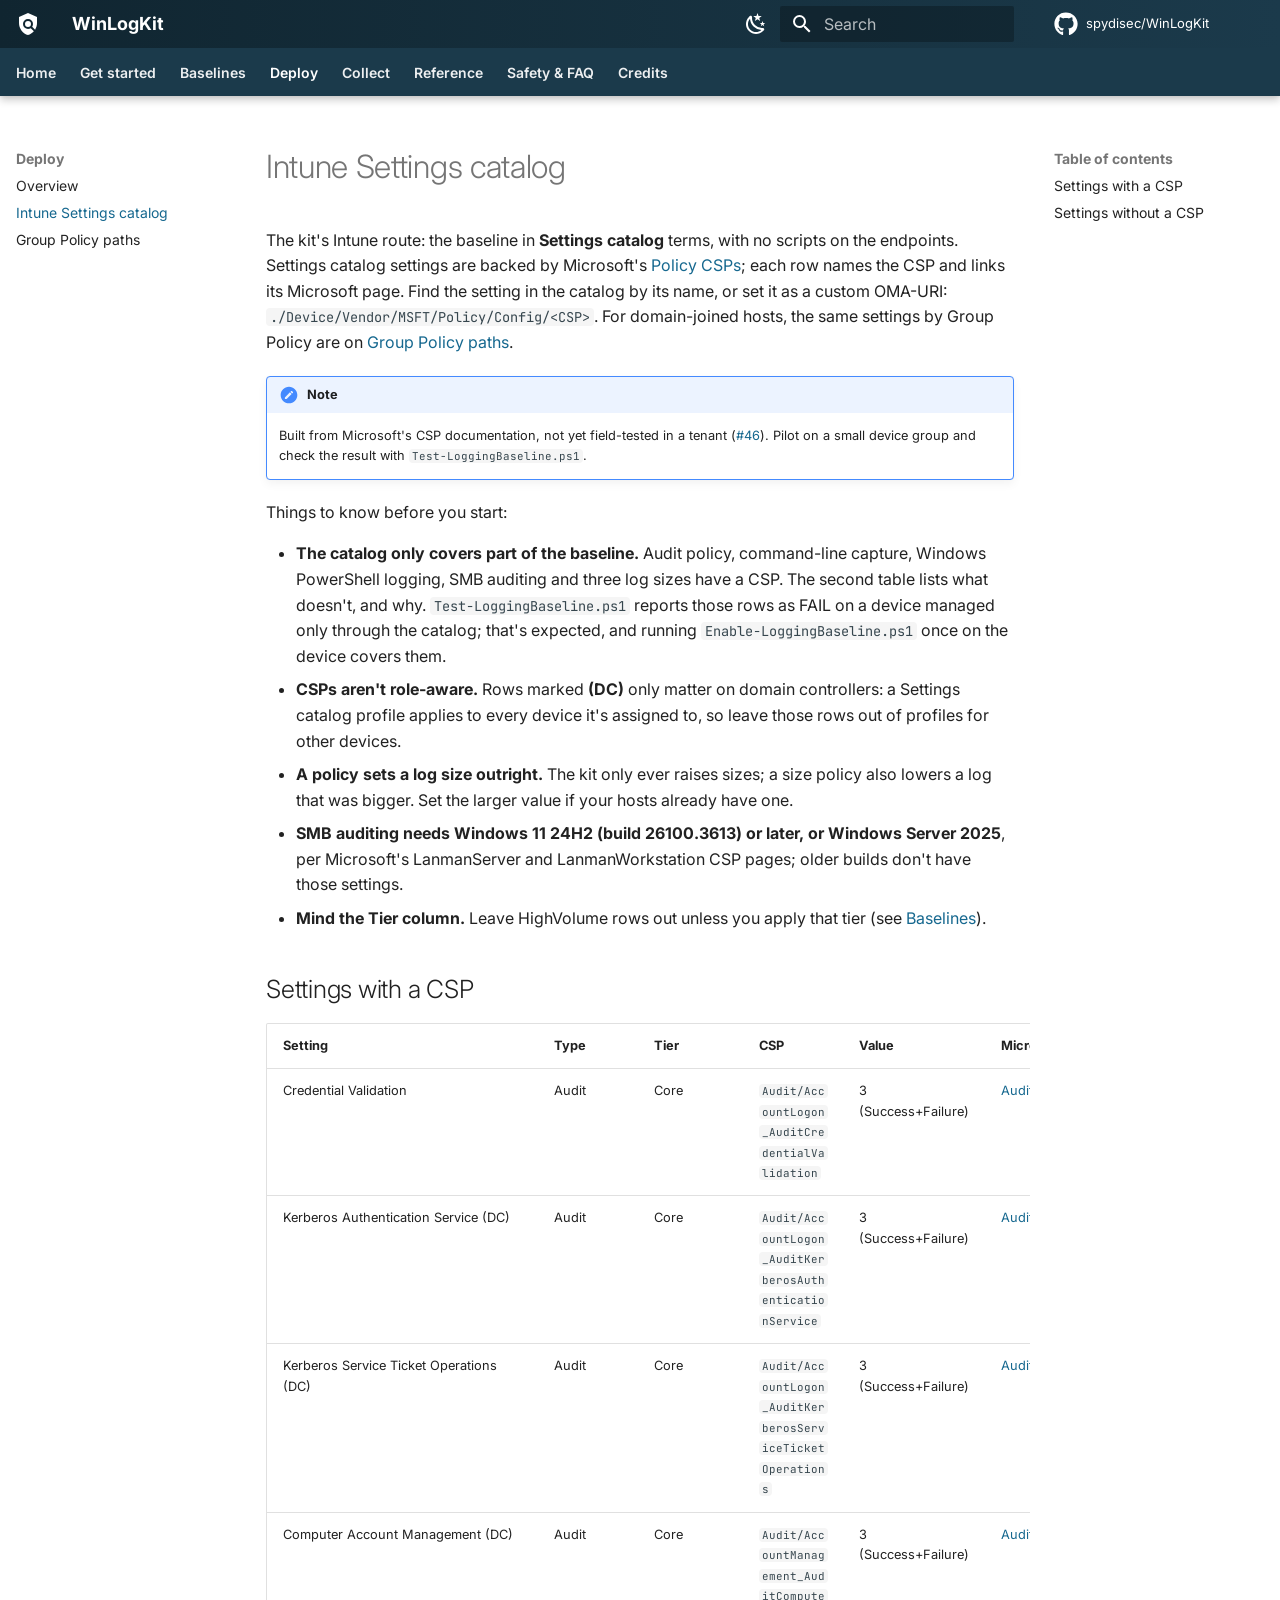
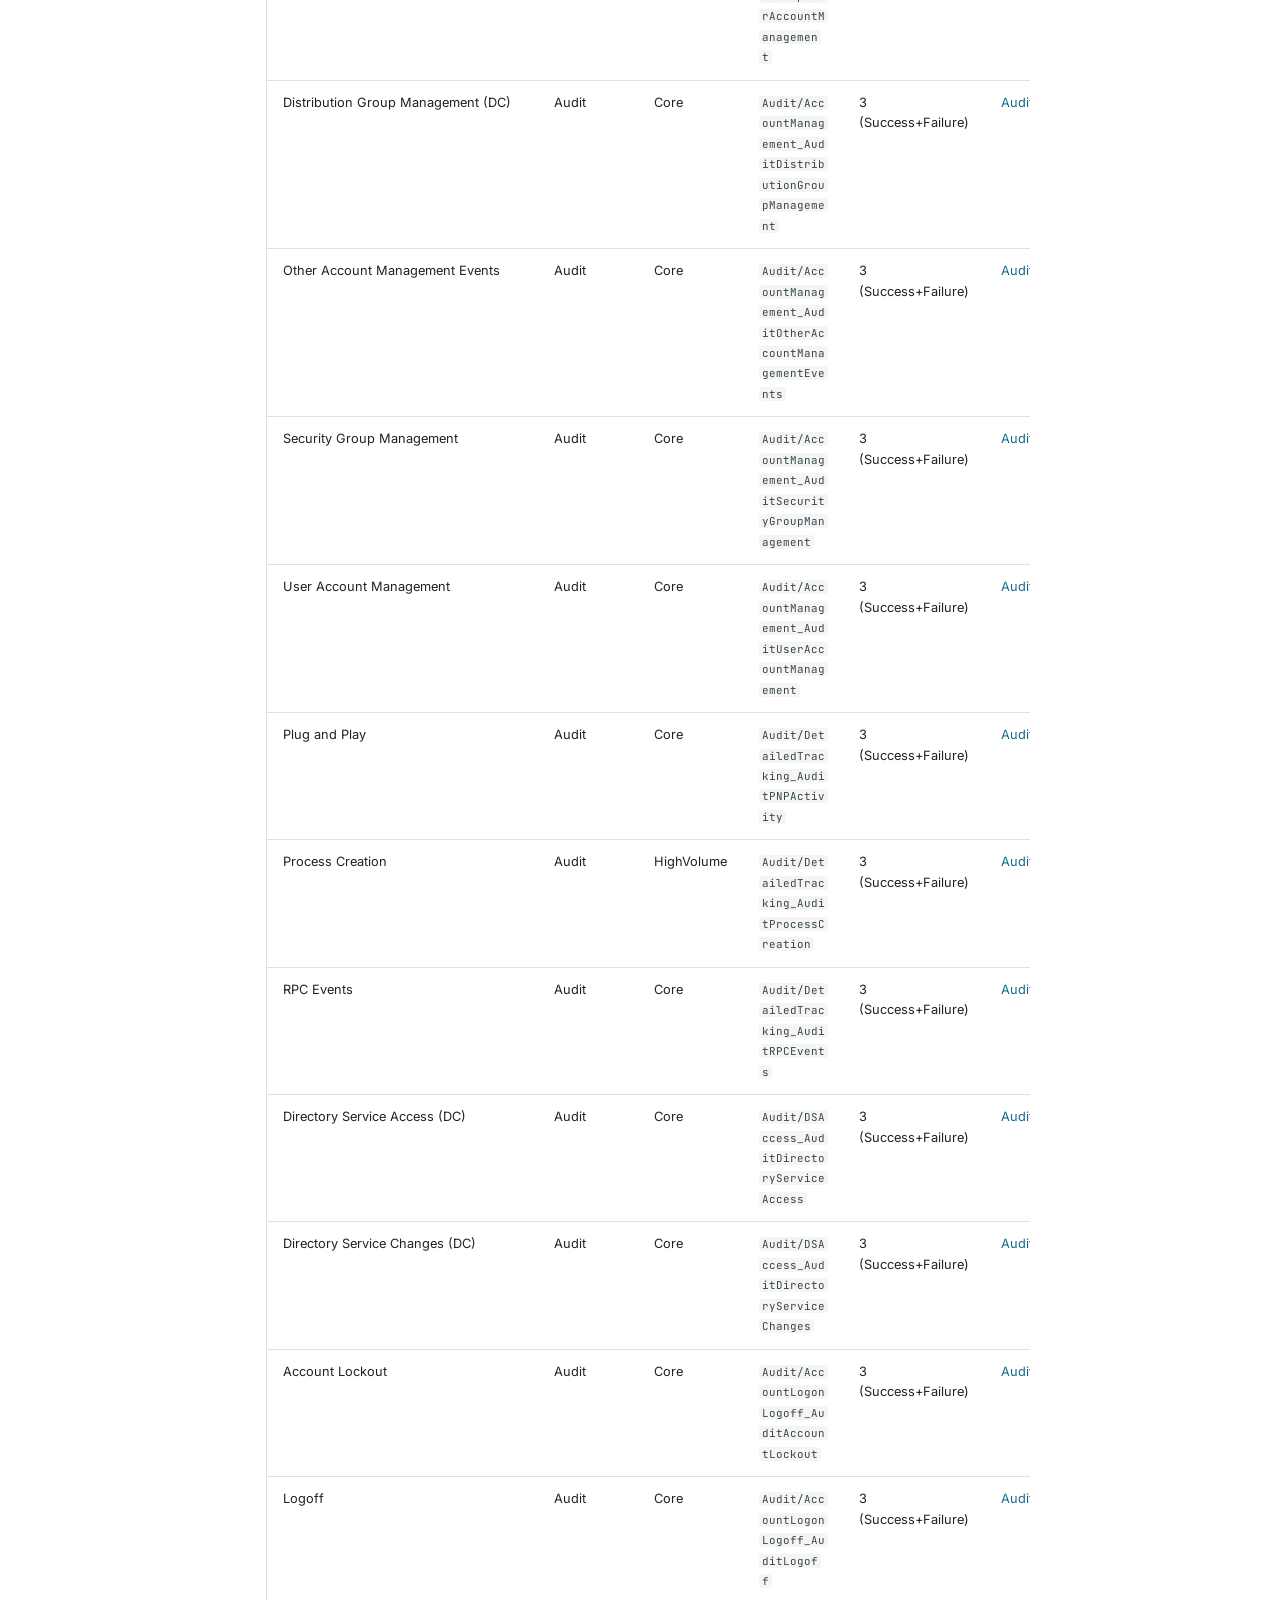
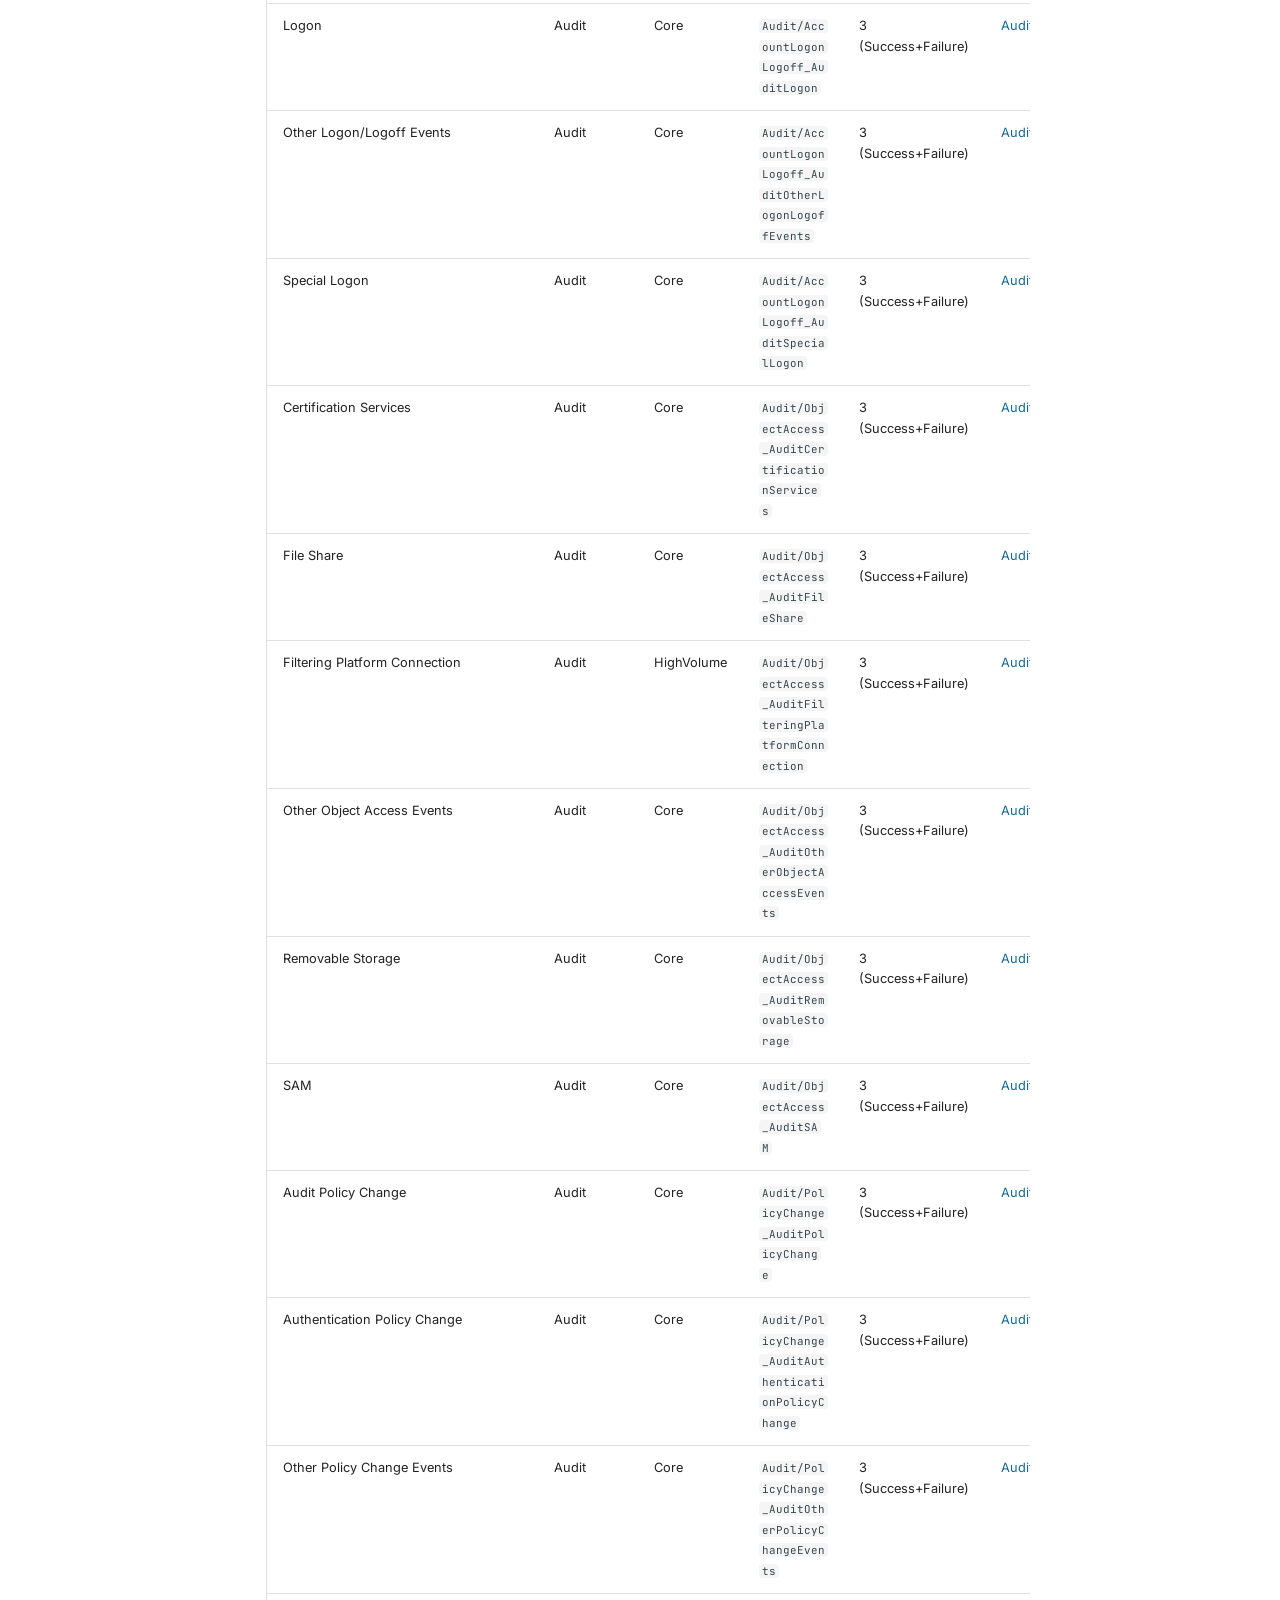
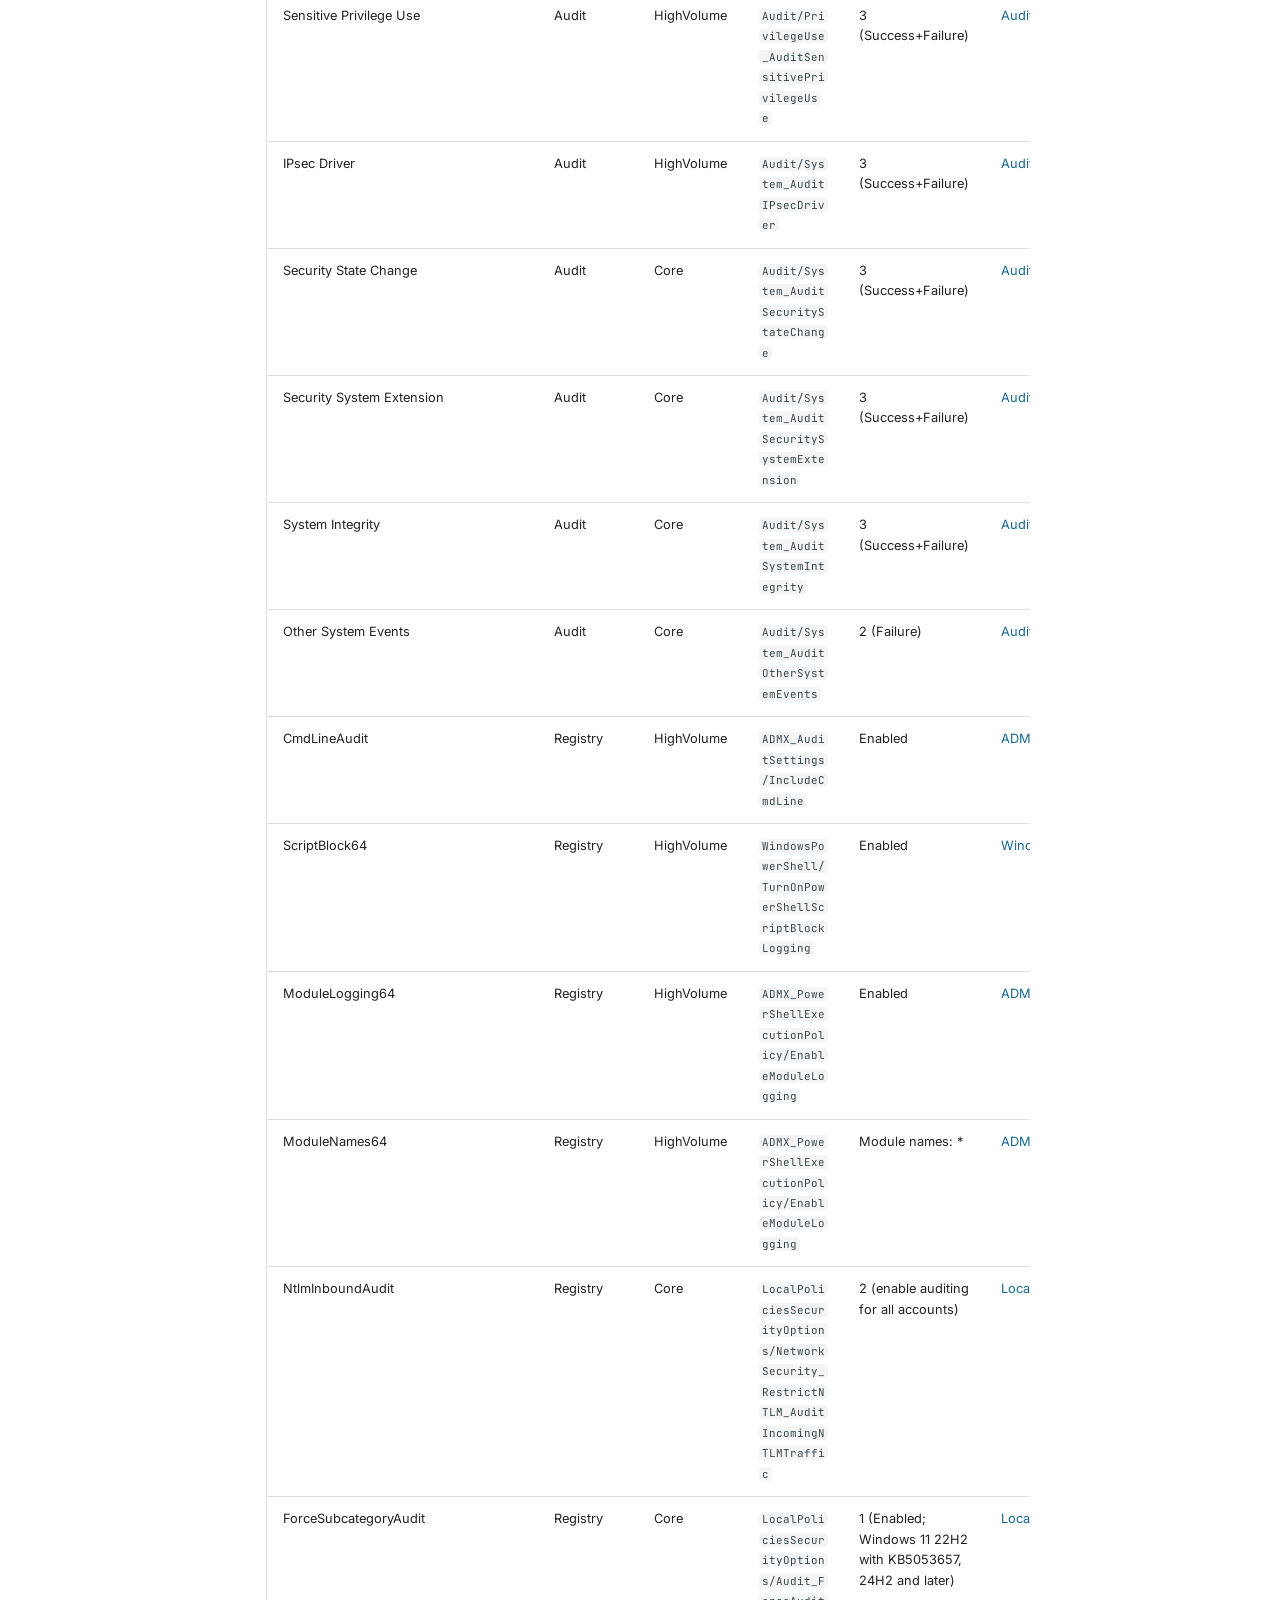
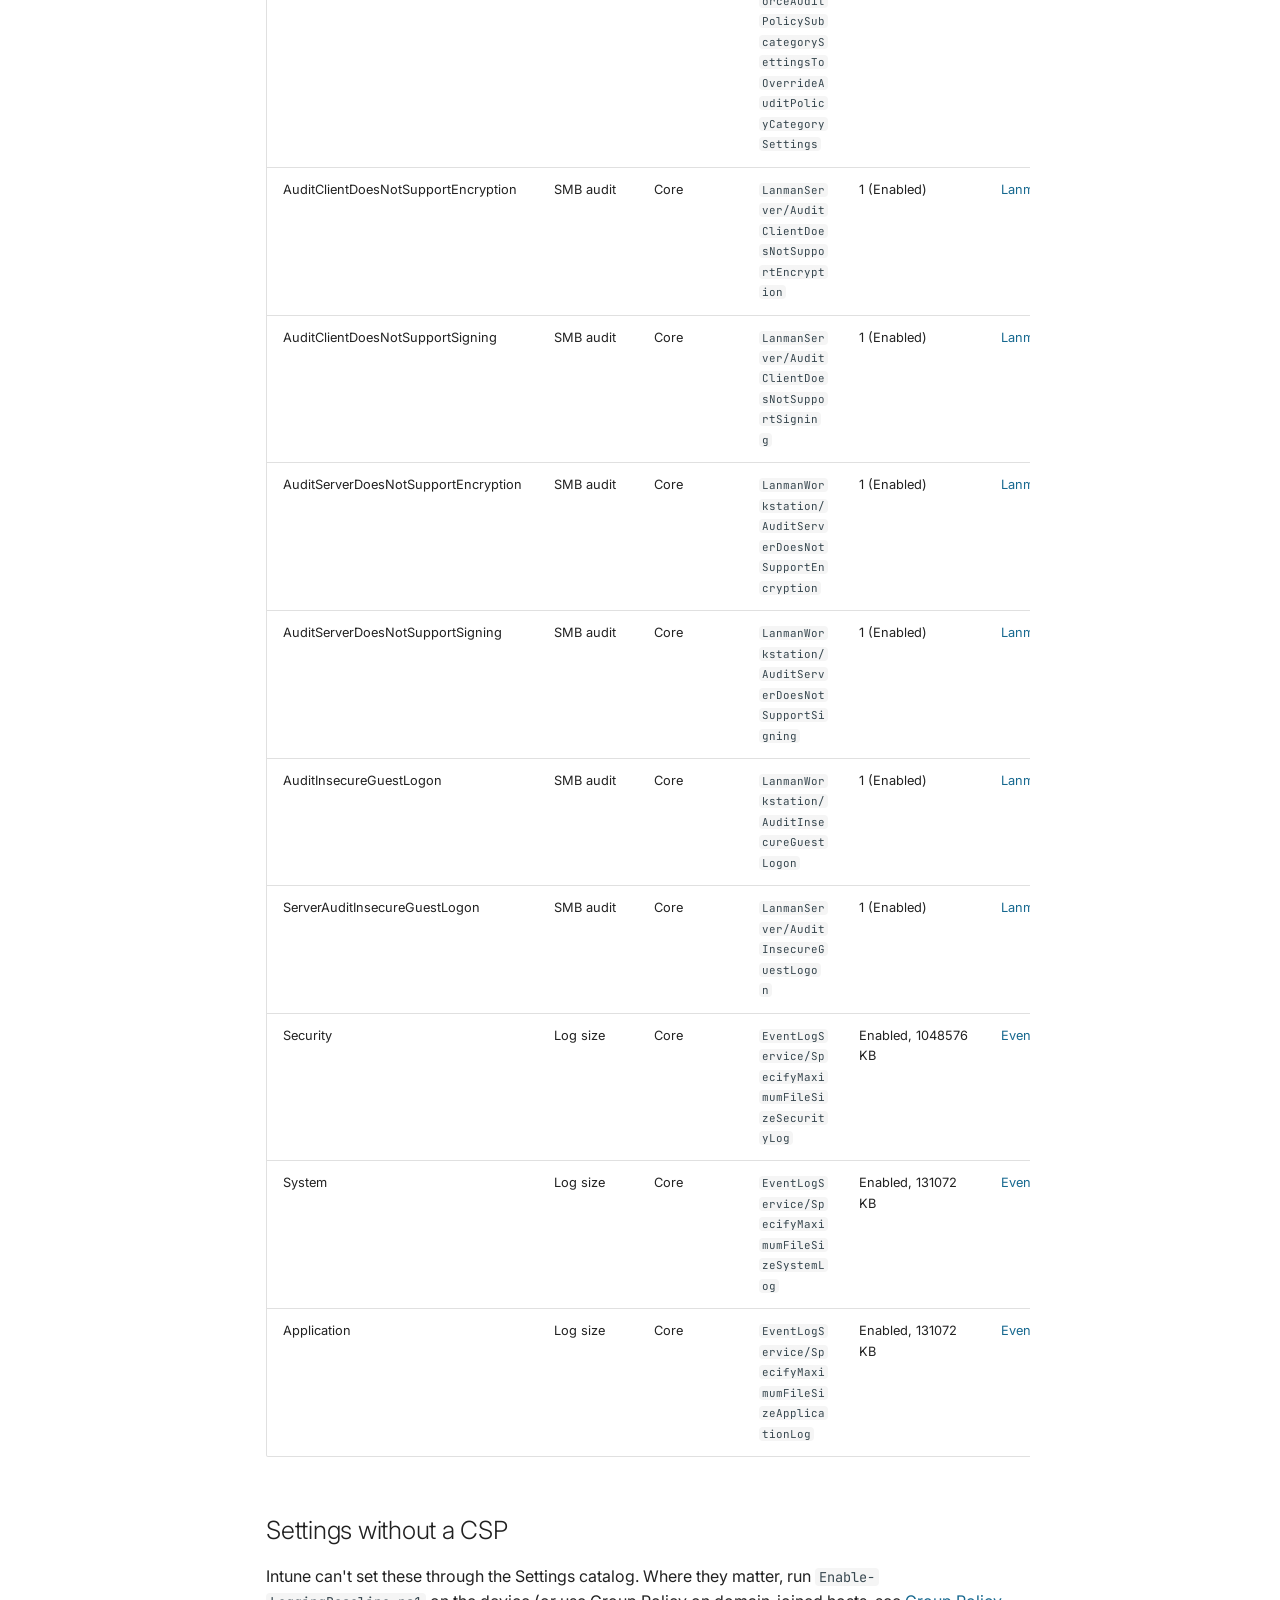
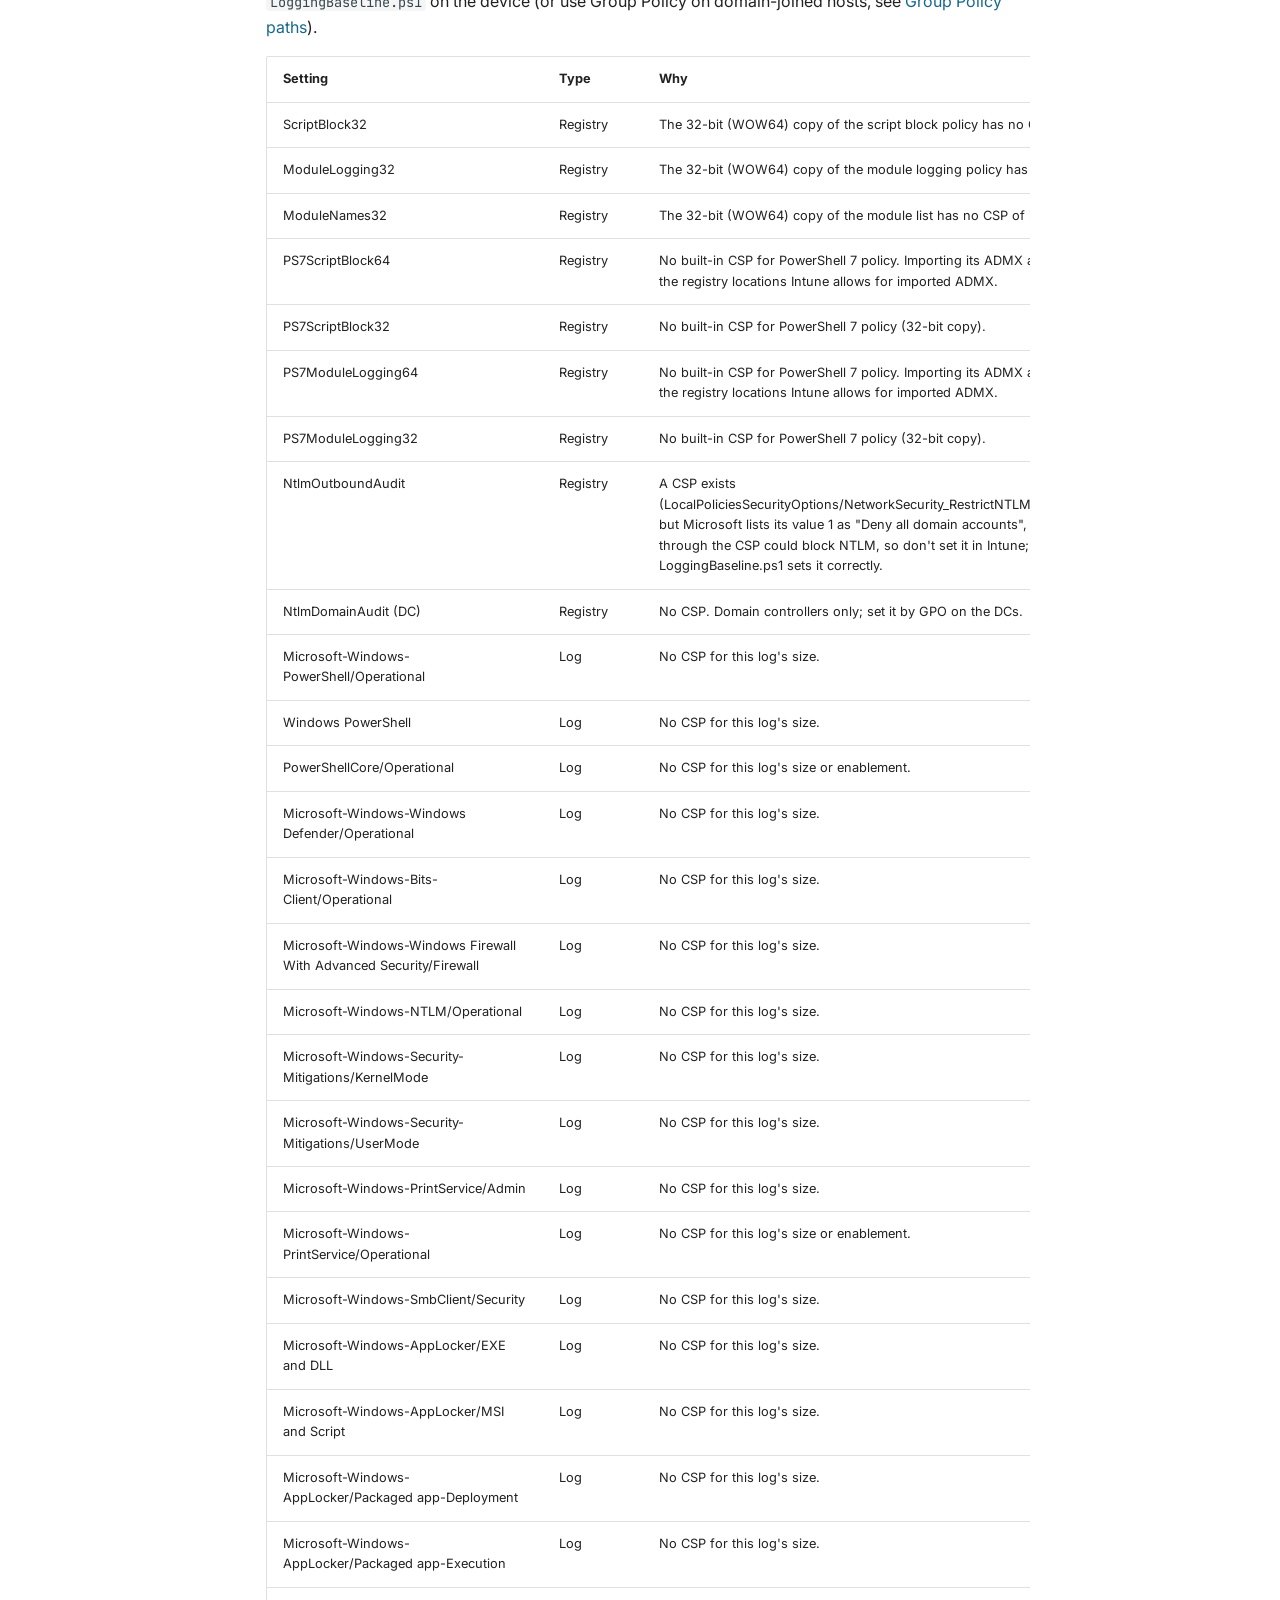
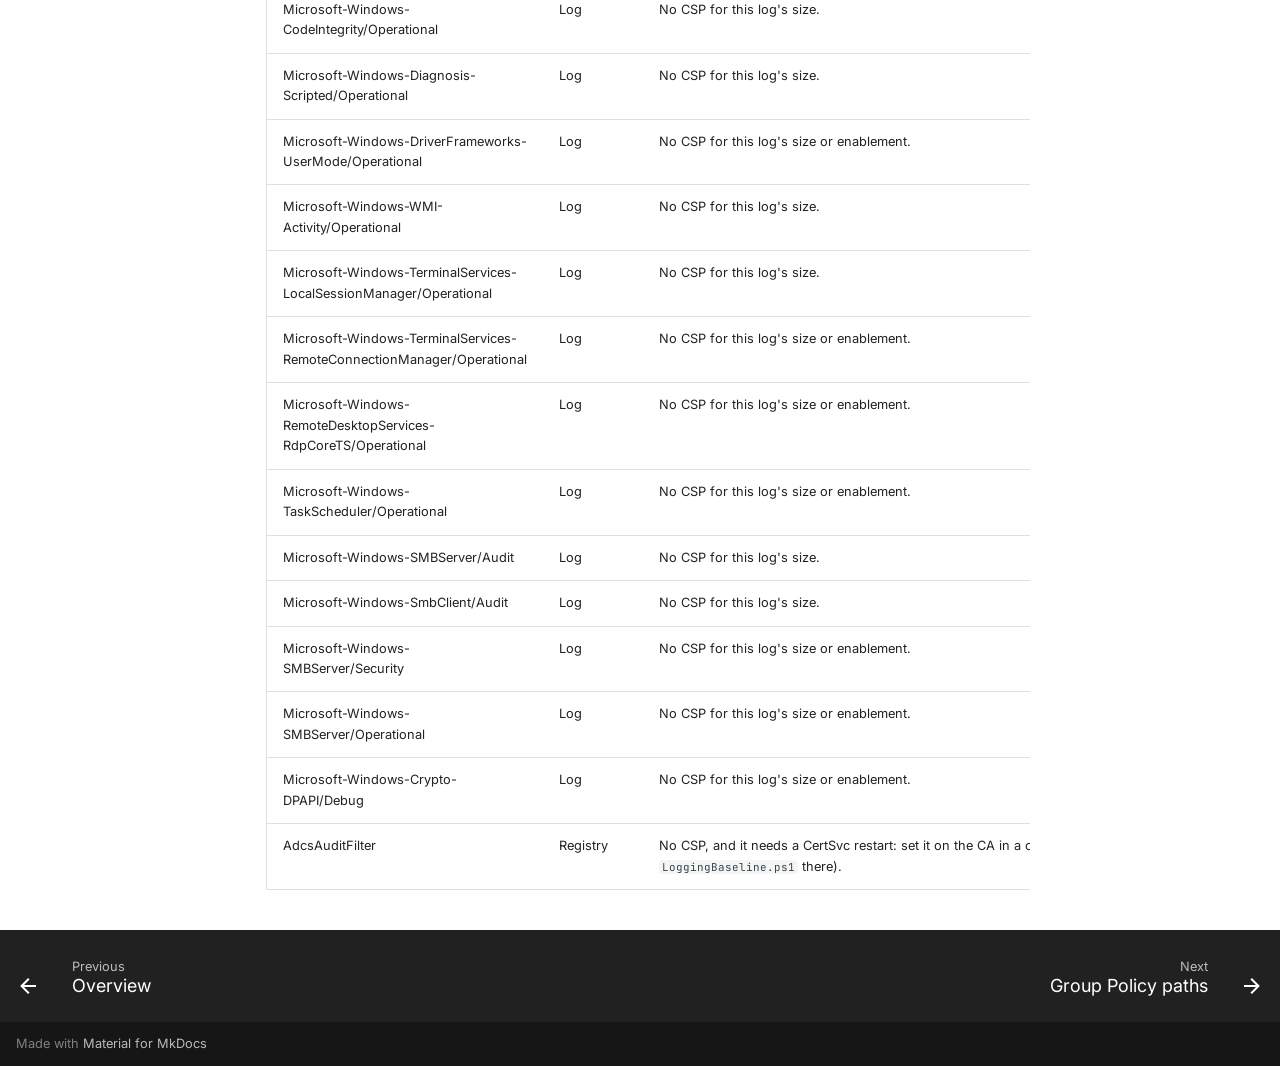
<file: intune-csp/index.html>
<!doctype html>
<html lang="en" class="no-js">
  <head>
    
      <meta charset="utf-8">
      <meta name="viewport" content="width=device-width,initial-scale=1">
      
        <meta name="description" content="Turn on the native Windows event logging security monitoring needs, prove it is recording, and undo it. Plain PowerShell - no modules, no agents, no downloads.">
      
      
      
        <link rel="canonical" href="https://spydisec.github.io/WinLogKit/intune-csp/">
      
      
        <link rel="prev" href="../deployment/">
      
      
        <link rel="next" href="../gpo-paths/">
      
      
        
      
      
      <link rel="icon" href="../assets/images/favicon.png">
      <meta name="generator" content="mkdocs-1.6.1, mkdocs-material-9.7.7">
    
    
      
        <title>Intune Settings catalog - WinLogKit</title>
      
    
    
      <link rel="stylesheet" href="../assets/stylesheets/main.ec1eaa64.min.css">
      
        
        <link rel="stylesheet" href="../assets/stylesheets/palette.ab4e12ef.min.css">
      
      


    
    
      
    
    
      
        
        
        <link rel="preconnect" href="https://fonts.gstatic.com" crossorigin>
        <link rel="stylesheet" href="https://fonts.googleapis.com/css?family=Inter:300,300i,400,400i,700,700i%7CJetBrains+Mono:400,400i,700,700i&display=fallback">
        <style>:root{--md-text-font:"Inter";--md-code-font:"JetBrains Mono"}</style>
      
    
    
      <link rel="stylesheet" href="../stylesheets/extra.css">
    
    <script>__md_scope=new URL("..",location),__md_hash=e=>[...e].reduce(((e,_)=>(e<<5)-e+_.charCodeAt(0)),0),__md_get=(e,_=localStorage,t=__md_scope)=>JSON.parse(_.getItem(t.pathname+"."+e)),__md_set=(e,_,t=localStorage,a=__md_scope)=>{try{t.setItem(a.pathname+"."+e,JSON.stringify(_))}catch(e){}}</script>
    
      

    
    
  </head>
  
  
    
    
      
    
    
    
    
    <body dir="ltr" data-md-color-scheme="default" data-md-color-primary="custom" data-md-color-accent="custom">
  
    
    <input class="md-toggle" data-md-toggle="drawer" type="checkbox" id="__drawer" autocomplete="off">
    <input class="md-toggle" data-md-toggle="search" type="checkbox" id="__search" autocomplete="off">
    <label class="md-overlay" for="__drawer"></label>
    <div data-md-component="skip">
      
        
        <a href="#intune-settings-catalog" class="md-skip">
          Skip to content
        </a>
      
    </div>
    <div data-md-component="announce">
      
    </div>
    
    
      

  

<header class="md-header md-header--shadow md-header--lifted" data-md-component="header">
  <nav class="md-header__inner md-grid" aria-label="Header">
    <a href=".." title="WinLogKit" class="md-header__button md-logo" aria-label="WinLogKit" data-md-component="logo">
      
  
  <svg xmlns="http://www.w3.org/2000/svg" viewBox="0 0 24 24"><path d="M12 9a3 3 0 0 1 3 3 3 3 0 0 1-3 3 3 3 0 0 1-3-3 3 3 0 0 1 3-3m5.86 10.31C16.23 21.22 14.28 22.45 12 23c-2.56-.61-4.7-2.07-6.42-4.37C3.86 16.34 3 13.8 3 11V5l9-4 9 4v6c0 2.39-.64 4.61-1.92 6.67l-2.91-2.91c.52-.79.83-1.76.83-2.76a5 5 0 0 0-5-5 5 5 0 0 0-5 5 5 5 0 0 0 5 5c1 0 1.97-.31 2.76-.83z"/></svg>

    </a>
    <label class="md-header__button md-icon" for="__drawer">
      
      <svg xmlns="http://www.w3.org/2000/svg" viewBox="0 0 24 24"><path d="M3 6h18v2H3zm0 5h18v2H3zm0 5h18v2H3z"/></svg>
    </label>
    <div class="md-header__title" data-md-component="header-title">
      <div class="md-header__ellipsis">
        <div class="md-header__topic">
          <span class="md-ellipsis">
            WinLogKit
          </span>
        </div>
        <div class="md-header__topic" data-md-component="header-topic">
          <span class="md-ellipsis">
            
              Intune Settings catalog
            
          </span>
        </div>
      </div>
    </div>
    
      
        <form class="md-header__option" data-md-component="palette">
  
    
    
    
    <input class="md-option" data-md-color-media="(prefers-color-scheme: light)" data-md-color-scheme="default" data-md-color-primary="custom" data-md-color-accent="custom"  aria-label="Dark mode"  type="radio" name="__palette" id="__palette_0">
    
      <label class="md-header__button md-icon" title="Dark mode" for="__palette_1" hidden>
        <svg xmlns="http://www.w3.org/2000/svg" viewBox="0 0 24 24"><path d="m17.75 4.09-2.53 1.94.91 3.06-2.63-1.81-2.63 1.81.91-3.06-2.53-1.94L12.44 4l1.06-3 1.06 3zm3.5 6.91-1.64 1.25.59 1.98-1.7-1.17-1.7 1.17.59-1.98L15.75 11l2.06-.05L18.5 9l.69 1.95zm-2.28 4.95c.83-.08 1.72 1.1 1.19 1.85-.32.45-.66.87-1.08 1.27C15.17 23 8.84 23 4.94 19.07c-3.91-3.9-3.91-10.24 0-14.14.4-.4.82-.76 1.27-1.08.75-.53 1.93.36 1.85 1.19-.27 2.86.69 5.83 2.89 8.02a9.96 9.96 0 0 0 8.02 2.89m-1.64 2.02a12.08 12.08 0 0 1-7.8-3.47c-2.17-2.19-3.33-5-3.49-7.82-2.81 3.14-2.7 7.96.31 10.98 3.02 3.01 7.84 3.12 10.98.31"/></svg>
      </label>
    
  
    
    
    
    <input class="md-option" data-md-color-media="(prefers-color-scheme: dark)" data-md-color-scheme="slate" data-md-color-primary="custom" data-md-color-accent="custom"  aria-label="Light mode"  type="radio" name="__palette" id="__palette_1">
    
      <label class="md-header__button md-icon" title="Light mode" for="__palette_0" hidden>
        <svg xmlns="http://www.w3.org/2000/svg" viewBox="0 0 24 24"><path d="M12 7a5 5 0 0 1 5 5 5 5 0 0 1-5 5 5 5 0 0 1-5-5 5 5 0 0 1 5-5m0 2a3 3 0 0 0-3 3 3 3 0 0 0 3 3 3 3 0 0 0 3-3 3 3 0 0 0-3-3m0-7 2.39 3.42C13.65 5.15 12.84 5 12 5s-1.65.15-2.39.42zM3.34 7l4.16-.35A7.2 7.2 0 0 0 5.94 8.5c-.44.74-.69 1.5-.83 2.29zm.02 10 1.76-3.77a7.131 7.131 0 0 0 2.38 4.14zM20.65 7l-1.77 3.79a7.02 7.02 0 0 0-2.38-4.15zm-.01 10-4.14.36c.59-.51 1.12-1.14 1.54-1.86.42-.73.69-1.5.83-2.29zM12 22l-2.41-3.44c.74.27 1.55.44 2.41.44.82 0 1.63-.17 2.37-.44z"/></svg>
      </label>
    
  
</form>
      
    
    
      <script>var palette=__md_get("__palette");if(palette&&palette.color){if("(prefers-color-scheme)"===palette.color.media){var media=matchMedia("(prefers-color-scheme: light)"),input=document.querySelector(media.matches?"[data-md-color-media='(prefers-color-scheme: light)']":"[data-md-color-media='(prefers-color-scheme: dark)']");palette.color.media=input.getAttribute("data-md-color-media"),palette.color.scheme=input.getAttribute("data-md-color-scheme"),palette.color.primary=input.getAttribute("data-md-color-primary"),palette.color.accent=input.getAttribute("data-md-color-accent")}for(var[key,value]of Object.entries(palette.color))document.body.setAttribute("data-md-color-"+key,value)}</script>
    
    
    
      
      
        <label class="md-header__button md-icon" for="__search">
          
          <svg xmlns="http://www.w3.org/2000/svg" viewBox="0 0 24 24"><path d="M9.5 3A6.5 6.5 0 0 1 16 9.5c0 1.61-.59 3.09-1.56 4.23l.27.27h.79l5 5-1.5 1.5-5-5v-.79l-.27-.27A6.52 6.52 0 0 1 9.5 16 6.5 6.5 0 0 1 3 9.5 6.5 6.5 0 0 1 9.5 3m0 2C7 5 5 7 5 9.5S7 14 9.5 14 14 12 14 9.5 12 5 9.5 5"/></svg>
        </label>
        <div class="md-search" data-md-component="search" role="dialog">
  <label class="md-search__overlay" for="__search"></label>
  <div class="md-search__inner" role="search">
    <form class="md-search__form" name="search">
      <input type="text" class="md-search__input" name="query" aria-label="Search" placeholder="Search" autocapitalize="off" autocorrect="off" autocomplete="off" spellcheck="false" data-md-component="search-query" required>
      <label class="md-search__icon md-icon" for="__search">
        
        <svg xmlns="http://www.w3.org/2000/svg" viewBox="0 0 24 24"><path d="M9.5 3A6.5 6.5 0 0 1 16 9.5c0 1.61-.59 3.09-1.56 4.23l.27.27h.79l5 5-1.5 1.5-5-5v-.79l-.27-.27A6.52 6.52 0 0 1 9.5 16 6.5 6.5 0 0 1 3 9.5 6.5 6.5 0 0 1 9.5 3m0 2C7 5 5 7 5 9.5S7 14 9.5 14 14 12 14 9.5 12 5 9.5 5"/></svg>
        
        <svg xmlns="http://www.w3.org/2000/svg" viewBox="0 0 24 24"><path d="M20 11v2H8l5.5 5.5-1.42 1.42L4.16 12l7.92-7.92L13.5 5.5 8 11z"/></svg>
      </label>
      <nav class="md-search__options" aria-label="Search">
        
        <button type="reset" class="md-search__icon md-icon" title="Clear" aria-label="Clear" tabindex="-1">
          
          <svg xmlns="http://www.w3.org/2000/svg" viewBox="0 0 24 24"><path d="M19 6.41 17.59 5 12 10.59 6.41 5 5 6.41 10.59 12 5 17.59 6.41 19 12 13.41 17.59 19 19 17.59 13.41 12z"/></svg>
        </button>
      </nav>
      
        <div class="md-search__suggest" data-md-component="search-suggest"></div>
      
    </form>
    <div class="md-search__output">
      <div class="md-search__scrollwrap" tabindex="0" data-md-scrollfix>
        <div class="md-search-result" data-md-component="search-result">
          <div class="md-search-result__meta">
            Initializing search
          </div>
          <ol class="md-search-result__list" role="presentation"></ol>
        </div>
      </div>
    </div>
  </div>
</div>
      
    
    
      <div class="md-header__source">
        <a href="https://github.com/spydisec/WinLogKit" title="Go to repository" class="md-source" data-md-component="source">
  <div class="md-source__icon md-icon">
    
    <svg xmlns="http://www.w3.org/2000/svg" viewBox="0 0 512 512"><!--! Font Awesome Free 7.1.0 by @fontawesome - https://fontawesome.com License - https://fontawesome.com/license/free (Icons: CC BY 4.0, Fonts: SIL OFL 1.1, Code: MIT License) Copyright 2025 Fonticons, Inc.--><path d="M173.9 397.4c0 2-2.3 3.6-5.2 3.6-3.3.3-5.6-1.3-5.6-3.6 0-2 2.3-3.6 5.2-3.6 3-.3 5.6 1.3 5.6 3.6m-31.1-4.5c-.7 2 1.3 4.3 4.3 4.9 2.6 1 5.6 0 6.2-2s-1.3-4.3-4.3-5.2c-2.6-.7-5.5.3-6.2 2.3m44.2-1.7c-2.9.7-4.9 2.6-4.6 4.9.3 2 2.9 3.3 5.9 2.6 2.9-.7 4.9-2.6 4.6-4.6-.3-1.9-3-3.2-5.9-2.9M252.8 8C114.1 8 8 113.3 8 252c0 110.9 69.8 205.8 169.5 239.2 12.8 2.3 17.3-5.6 17.3-12.1 0-6.2-.3-40.4-.3-61.4 0 0-70 15-84.7-29.8 0 0-11.4-29.1-27.8-36.6 0 0-22.9-15.7 1.6-15.4 0 0 24.9 2 38.6 25.8 21.9 38.6 58.6 27.5 72.9 20.9 2.3-16 8.8-27.1 16-33.7-55.9-6.2-112.3-14.3-112.3-110.5 0-27.5 7.6-41.3 23.6-58.9-2.6-6.5-11.1-33.3 2.6-67.9 20.9-6.5 69 27 69 27 20-5.6 41.5-8.5 62.8-8.5s42.8 2.9 62.8 8.5c0 0 48.1-33.6 69-27 13.7 34.7 5.2 61.4 2.6 67.9 16 17.7 25.8 31.5 25.8 58.9 0 96.5-58.9 104.2-114.8 110.5 9.2 7.9 17 22.9 17 46.4 0 33.7-.3 75.4-.3 83.6 0 6.5 4.6 14.4 17.3 12.1C436.2 457.8 504 362.9 504 252 504 113.3 391.5 8 252.8 8M105.2 352.9c-1.3 1-1 3.3.7 5.2 1.6 1.6 3.9 2.3 5.2 1 1.3-1 1-3.3-.7-5.2-1.6-1.6-3.9-2.3-5.2-1m-10.8-8.1c-.7 1.3.3 2.9 2.3 3.9 1.6 1 3.6.7 4.3-.7.7-1.3-.3-2.9-2.3-3.9-2-.6-3.6-.3-4.3.7m32.4 35.6c-1.6 1.3-1 4.3 1.3 6.2 2.3 2.3 5.2 2.6 6.5 1 1.3-1.3.7-4.3-1.3-6.2-2.2-2.3-5.2-2.6-6.5-1m-11.4-14.7c-1.6 1-1.6 3.6 0 5.9s4.3 3.3 5.6 2.3c1.6-1.3 1.6-3.9 0-6.2-1.4-2.3-4-3.3-5.6-2"/></svg>
  </div>
  <div class="md-source__repository">
    spydisec/WinLogKit
  </div>
</a>
      </div>
    
  </nav>
  
    
      
<nav class="md-tabs" aria-label="Tabs" data-md-component="tabs">
  <div class="md-grid">
    <ul class="md-tabs__list">
      
        
  
  
  
  
    <li class="md-tabs__item">
      <a href=".." class="md-tabs__link">
        
  
  
    
  
  Home

      </a>
    </li>
  

      
        
  
  
  
  
    <li class="md-tabs__item">
      <a href="../getting-started/" class="md-tabs__link">
        
  
  
    
  
  Get started

      </a>
    </li>
  

      
        
  
  
  
  
    <li class="md-tabs__item">
      <a href="../baselines/" class="md-tabs__link">
        
  
  
    
  
  Baselines

      </a>
    </li>
  

      
        
  
  
  
    
  
  
    
    
      <li class="md-tabs__item md-tabs__item--active">
        <a href="../deployment/" class="md-tabs__link">
          
  
  
  Deploy

        </a>
      </li>
    
  

      
        
  
  
  
  
    <li class="md-tabs__item">
      <a href="../wec/" class="md-tabs__link">
        
  
  
    
  
  Collect

      </a>
    </li>
  

      
        
  
  
  
  
    
    
      <li class="md-tabs__item">
        <a href="../commands/" class="md-tabs__link">
          
  
  
  Reference

        </a>
      </li>
    
  

      
        
  
  
  
  
    <li class="md-tabs__item">
      <a href="../safety/" class="md-tabs__link">
        
  
  
    
  
  Safety & FAQ

      </a>
    </li>
  

      
        
  
  
  
  
    <li class="md-tabs__item">
      <a href="../credits/" class="md-tabs__link">
        
  
  
    
  
  Credits

      </a>
    </li>
  

      
    </ul>
  </div>
</nav>
    
  
</header>
    
    <div class="md-container" data-md-component="container">
      
      
        
      
      <main class="md-main" data-md-component="main">
        <div class="md-main__inner md-grid">
          
            
              
              <div class="md-sidebar md-sidebar--primary" data-md-component="sidebar" data-md-type="navigation" >
                <div class="md-sidebar__scrollwrap">
                  <div class="md-sidebar__inner">
                    


  


<nav class="md-nav md-nav--primary md-nav--lifted" aria-label="Navigation" data-md-level="0">
  <label class="md-nav__title" for="__drawer">
    <a href=".." title="WinLogKit" class="md-nav__button md-logo" aria-label="WinLogKit" data-md-component="logo">
      
  
  <svg xmlns="http://www.w3.org/2000/svg" viewBox="0 0 24 24"><path d="M12 9a3 3 0 0 1 3 3 3 3 0 0 1-3 3 3 3 0 0 1-3-3 3 3 0 0 1 3-3m5.86 10.31C16.23 21.22 14.28 22.45 12 23c-2.56-.61-4.7-2.07-6.42-4.37C3.86 16.34 3 13.8 3 11V5l9-4 9 4v6c0 2.39-.64 4.61-1.92 6.67l-2.91-2.91c.52-.79.83-1.76.83-2.76a5 5 0 0 0-5-5 5 5 0 0 0-5 5 5 5 0 0 0 5 5c1 0 1.97-.31 2.76-.83z"/></svg>

    </a>
    WinLogKit
  </label>
  
    <div class="md-nav__source">
      <a href="https://github.com/spydisec/WinLogKit" title="Go to repository" class="md-source" data-md-component="source">
  <div class="md-source__icon md-icon">
    
    <svg xmlns="http://www.w3.org/2000/svg" viewBox="0 0 512 512"><!--! Font Awesome Free 7.1.0 by @fontawesome - https://fontawesome.com License - https://fontawesome.com/license/free (Icons: CC BY 4.0, Fonts: SIL OFL 1.1, Code: MIT License) Copyright 2025 Fonticons, Inc.--><path d="M173.9 397.4c0 2-2.3 3.6-5.2 3.6-3.3.3-5.6-1.3-5.6-3.6 0-2 2.3-3.6 5.2-3.6 3-.3 5.6 1.3 5.6 3.6m-31.1-4.5c-.7 2 1.3 4.3 4.3 4.9 2.6 1 5.6 0 6.2-2s-1.3-4.3-4.3-5.2c-2.6-.7-5.5.3-6.2 2.3m44.2-1.7c-2.9.7-4.9 2.6-4.6 4.9.3 2 2.9 3.3 5.9 2.6 2.9-.7 4.9-2.6 4.6-4.6-.3-1.9-3-3.2-5.9-2.9M252.8 8C114.1 8 8 113.3 8 252c0 110.9 69.8 205.8 169.5 239.2 12.8 2.3 17.3-5.6 17.3-12.1 0-6.2-.3-40.4-.3-61.4 0 0-70 15-84.7-29.8 0 0-11.4-29.1-27.8-36.6 0 0-22.9-15.7 1.6-15.4 0 0 24.9 2 38.6 25.8 21.9 38.6 58.6 27.5 72.9 20.9 2.3-16 8.8-27.1 16-33.7-55.9-6.2-112.3-14.3-112.3-110.5 0-27.5 7.6-41.3 23.6-58.9-2.6-6.5-11.1-33.3 2.6-67.9 20.9-6.5 69 27 69 27 20-5.6 41.5-8.5 62.8-8.5s42.8 2.9 62.8 8.5c0 0 48.1-33.6 69-27 13.7 34.7 5.2 61.4 2.6 67.9 16 17.7 25.8 31.5 25.8 58.9 0 96.5-58.9 104.2-114.8 110.5 9.2 7.9 17 22.9 17 46.4 0 33.7-.3 75.4-.3 83.6 0 6.5 4.6 14.4 17.3 12.1C436.2 457.8 504 362.9 504 252 504 113.3 391.5 8 252.8 8M105.2 352.9c-1.3 1-1 3.3.7 5.2 1.6 1.6 3.9 2.3 5.2 1 1.3-1 1-3.3-.7-5.2-1.6-1.6-3.9-2.3-5.2-1m-10.8-8.1c-.7 1.3.3 2.9 2.3 3.9 1.6 1 3.6.7 4.3-.7.7-1.3-.3-2.9-2.3-3.9-2-.6-3.6-.3-4.3.7m32.4 35.6c-1.6 1.3-1 4.3 1.3 6.2 2.3 2.3 5.2 2.6 6.5 1 1.3-1.3.7-4.3-1.3-6.2-2.2-2.3-5.2-2.6-6.5-1m-11.4-14.7c-1.6 1-1.6 3.6 0 5.9s4.3 3.3 5.6 2.3c1.6-1.3 1.6-3.9 0-6.2-1.4-2.3-4-3.3-5.6-2"/></svg>
  </div>
  <div class="md-source__repository">
    spydisec/WinLogKit
  </div>
</a>
    </div>
  
  <ul class="md-nav__list" data-md-scrollfix>
    
      
      
  
  
  
  
    <li class="md-nav__item">
      <a href=".." class="md-nav__link">
        
  
  
  <span class="md-ellipsis">
    
  
    Home
  

    
  </span>
  
  

      </a>
    </li>
  

    
      
      
  
  
  
  
    <li class="md-nav__item">
      <a href="../getting-started/" class="md-nav__link">
        
  
  
  <span class="md-ellipsis">
    
  
    Get started
  

    
  </span>
  
  

      </a>
    </li>
  

    
      
      
  
  
  
  
    <li class="md-nav__item">
      <a href="../baselines/" class="md-nav__link">
        
  
  
  <span class="md-ellipsis">
    
  
    Baselines
  

    
  </span>
  
  

      </a>
    </li>
  

    
      
      
  
  
    
  
  
  
    
    
    
    
      
        
        
      
      
    
    
    <li class="md-nav__item md-nav__item--active md-nav__item--section md-nav__item--nested">
      
        
        
        <input class="md-nav__toggle md-toggle " type="checkbox" id="__nav_4" checked>
        
          
          <label class="md-nav__link" for="__nav_4" id="__nav_4_label" tabindex="">
            
  
  
  <span class="md-ellipsis">
    
  
    Deploy
  

    
  </span>
  
  

            <span class="md-nav__icon md-icon"></span>
          </label>
        
        <nav class="md-nav" data-md-level="1" aria-labelledby="__nav_4_label" aria-expanded="true">
          <label class="md-nav__title" for="__nav_4">
            <span class="md-nav__icon md-icon"></span>
            
  
    Deploy
  

          </label>
          <ul class="md-nav__list" data-md-scrollfix>
            
              
                
  
  
  
  
    <li class="md-nav__item">
      <a href="../deployment/" class="md-nav__link">
        
  
  
  <span class="md-ellipsis">
    
  
    Overview
  

    
  </span>
  
  

      </a>
    </li>
  

              
            
              
                
  
  
    
  
  
  
    <li class="md-nav__item md-nav__item--active">
      
      <input class="md-nav__toggle md-toggle" type="checkbox" id="__toc">
      
      
        
      
      
        <label class="md-nav__link md-nav__link--active" for="__toc">
          
  
  
  <span class="md-ellipsis">
    
  
    Intune Settings catalog
  

    
  </span>
  
  

          <span class="md-nav__icon md-icon"></span>
        </label>
      
      <a href="./" class="md-nav__link md-nav__link--active">
        
  
  
  <span class="md-ellipsis">
    
  
    Intune Settings catalog
  

    
  </span>
  
  

      </a>
      
        

<nav class="md-nav md-nav--secondary" aria-label="Table of contents">
  
  
  
    
  
  
    <label class="md-nav__title" for="__toc">
      <span class="md-nav__icon md-icon"></span>
      Table of contents
    </label>
    <ul class="md-nav__list" data-md-component="toc" data-md-scrollfix>
      
        <li class="md-nav__item">
  <a href="#settings-with-a-csp" class="md-nav__link">
    <span class="md-ellipsis">
      
        Settings with a CSP
      
    </span>
  </a>
  
</li>
      
        <li class="md-nav__item">
  <a href="#settings-without-a-csp" class="md-nav__link">
    <span class="md-ellipsis">
      
        Settings without a CSP
      
    </span>
  </a>
  
</li>
      
    </ul>
  
</nav>
      
    </li>
  

              
            
              
                
  
  
  
  
    <li class="md-nav__item">
      <a href="../gpo-paths/" class="md-nav__link">
        
  
  
  <span class="md-ellipsis">
    
  
    Group Policy paths
  

    
  </span>
  
  

      </a>
    </li>
  

              
            
          </ul>
        </nav>
      
    </li>
  

    
      
      
  
  
  
  
    <li class="md-nav__item">
      <a href="../wec/" class="md-nav__link">
        
  
  
  <span class="md-ellipsis">
    
  
    Collect
  

    
  </span>
  
  

      </a>
    </li>
  

    
      
      
  
  
  
  
    
    
    
    
      
      
    
    
    <li class="md-nav__item md-nav__item--nested">
      
        
        
        <input class="md-nav__toggle md-toggle " type="checkbox" id="__nav_6" >
        
          
          <label class="md-nav__link" for="__nav_6" id="__nav_6_label" tabindex="0">
            
  
  
  <span class="md-ellipsis">
    
  
    Reference
  

    
  </span>
  
  

            <span class="md-nav__icon md-icon"></span>
          </label>
        
        <nav class="md-nav" data-md-level="1" aria-labelledby="__nav_6_label" aria-expanded="false">
          <label class="md-nav__title" for="__nav_6">
            <span class="md-nav__icon md-icon"></span>
            
  
    Reference
  

          </label>
          <ul class="md-nav__list" data-md-scrollfix>
            
              
                
  
  
  
  
    <li class="md-nav__item">
      <a href="../commands/" class="md-nav__link">
        
  
  
  <span class="md-ellipsis">
    
  
    Commands
  

    
  </span>
  
  

      </a>
    </li>
  

              
            
              
                
  
  
  
  
    <li class="md-nav__item">
      <a href="../reference/" class="md-nav__link">
        
  
  
  <span class="md-ellipsis">
    
  
    Settings
  

    
  </span>
  
  

      </a>
    </li>
  

              
            
              
                
  
  
  
  
    <li class="md-nav__item">
      <a href="../mapping/" class="md-nav__link">
        
  
  
  <span class="md-ellipsis">
    
  
    Coverage
  

    
  </span>
  
  

      </a>
    </li>
  

              
            
          </ul>
        </nav>
      
    </li>
  

    
      
      
  
  
  
  
    <li class="md-nav__item">
      <a href="../safety/" class="md-nav__link">
        
  
  
  <span class="md-ellipsis">
    
  
    Safety & FAQ
  

    
  </span>
  
  

      </a>
    </li>
  

    
      
      
  
  
  
  
    <li class="md-nav__item">
      <a href="../credits/" class="md-nav__link">
        
  
  
  <span class="md-ellipsis">
    
  
    Credits
  

    
  </span>
  
  

      </a>
    </li>
  

    
  </ul>
</nav>
                  </div>
                </div>
              </div>
            
            
              
              <div class="md-sidebar md-sidebar--secondary" data-md-component="sidebar" data-md-type="toc" >
                <div class="md-sidebar__scrollwrap">
                  <div class="md-sidebar__inner">
                    

<nav class="md-nav md-nav--secondary" aria-label="Table of contents">
  
  
  
    
  
  
    <label class="md-nav__title" for="__toc">
      <span class="md-nav__icon md-icon"></span>
      Table of contents
    </label>
    <ul class="md-nav__list" data-md-component="toc" data-md-scrollfix>
      
        <li class="md-nav__item">
  <a href="#settings-with-a-csp" class="md-nav__link">
    <span class="md-ellipsis">
      
        Settings with a CSP
      
    </span>
  </a>
  
</li>
      
        <li class="md-nav__item">
  <a href="#settings-without-a-csp" class="md-nav__link">
    <span class="md-ellipsis">
      
        Settings without a CSP
      
    </span>
  </a>
  
</li>
      
    </ul>
  
</nav>
                  </div>
                </div>
              </div>
            
          
          
            <div class="md-content" data-md-component="content">
              
              <article class="md-content__inner md-typeset">
                
                  


  
  


<h1 id="intune-settings-catalog">Intune Settings catalog<a class="headerlink" href="#intune-settings-catalog" title="Permanent link">&para;</a></h1>
<!-- GENERATED by tools\Export-PolicyTables.ps1 - do not edit by hand.
     CI fails if this page drifts from the settings table and tools\policy-map.psd1. -->

<p>The kit's Intune route: the baseline in <strong>Settings catalog</strong> terms, with
no scripts on the endpoints. Settings catalog
settings are backed by Microsoft's
<a href="https://learn.microsoft.com/windows/client-management/mdm/policy-configuration-service-provider">Policy CSPs</a>;
each row names the CSP and links its Microsoft page. Find the setting in
the catalog by its name, or set it as a custom OMA-URI:
<code>./Device/Vendor/MSFT/Policy/Config/&lt;CSP&gt;</code>. For domain-joined hosts, the
same settings by Group Policy are on <a href="../gpo-paths/">Group Policy paths</a>.</p>
<div class="admonition note">
<p class="admonition-title">Note</p>
<p>Built from Microsoft's CSP documentation, not yet field-tested in a
tenant (<a href="https://github.com/spydisec/WinLogKit/issues/46">#46</a>). Pilot
on a small device group and check the result with
<code>Test-LoggingBaseline.ps1</code>.</p>
</div>
<p>Things to know before you start:</p>
<ul>
<li><strong>The catalog only covers part of the baseline.</strong> Audit policy,
  command-line capture, Windows PowerShell logging, SMB auditing and three
  log sizes have a CSP. The second table lists what doesn't, and why.
  <code>Test-LoggingBaseline.ps1</code> reports those rows as FAIL on a device managed
  only through the catalog; that's expected, and running
  <code>Enable-LoggingBaseline.ps1</code> once on the device covers them.</li>
<li><strong>CSPs aren't role-aware.</strong> Rows marked <strong>(DC)</strong> only matter on domain
  controllers: a Settings catalog profile applies to every device it's
  assigned to, so leave those rows out of profiles for other devices.</li>
<li><strong>A policy sets a log size outright.</strong> The kit only ever raises sizes;
  a size policy also lowers a log that was bigger. Set the larger value
  if your hosts already have one.</li>
<li><strong>SMB auditing needs Windows 11 24H2 (build 26100.3613) or later, or
  Windows Server 2025</strong>, per Microsoft's LanmanServer and
  LanmanWorkstation CSP pages; older builds don't have those settings.</li>
<li><strong>Mind the Tier column.</strong> Leave HighVolume rows out unless you apply
  that tier (see <a href="../baselines/">Baselines</a>).</li>
</ul>
<h2 id="settings-with-a-csp">Settings with a CSP<a class="headerlink" href="#settings-with-a-csp" title="Permanent link">&para;</a></h2>
<table>
<thead>
<tr>
<th>Setting</th>
<th>Type</th>
<th>Tier</th>
<th>CSP</th>
<th>Value</th>
<th>Microsoft doc</th>
</tr>
</thead>
<tbody>
<tr>
<td>Credential Validation</td>
<td>Audit</td>
<td>Core</td>
<td><code>Audit/AccountLogon_AuditCredentialValidation</code></td>
<td>3 (Success+Failure)</td>
<td><a href="https://learn.microsoft.com/windows/client-management/mdm/policy-csp-audit">Audit</a></td>
</tr>
<tr>
<td>Kerberos Authentication Service (DC)</td>
<td>Audit</td>
<td>Core</td>
<td><code>Audit/AccountLogon_AuditKerberosAuthenticationService</code></td>
<td>3 (Success+Failure)</td>
<td><a href="https://learn.microsoft.com/windows/client-management/mdm/policy-csp-audit">Audit</a></td>
</tr>
<tr>
<td>Kerberos Service Ticket Operations (DC)</td>
<td>Audit</td>
<td>Core</td>
<td><code>Audit/AccountLogon_AuditKerberosServiceTicketOperations</code></td>
<td>3 (Success+Failure)</td>
<td><a href="https://learn.microsoft.com/windows/client-management/mdm/policy-csp-audit">Audit</a></td>
</tr>
<tr>
<td>Computer Account Management (DC)</td>
<td>Audit</td>
<td>Core</td>
<td><code>Audit/AccountManagement_AuditComputerAccountManagement</code></td>
<td>3 (Success+Failure)</td>
<td><a href="https://learn.microsoft.com/windows/client-management/mdm/policy-csp-audit">Audit</a></td>
</tr>
<tr>
<td>Distribution Group Management (DC)</td>
<td>Audit</td>
<td>Core</td>
<td><code>Audit/AccountManagement_AuditDistributionGroupManagement</code></td>
<td>3 (Success+Failure)</td>
<td><a href="https://learn.microsoft.com/windows/client-management/mdm/policy-csp-audit">Audit</a></td>
</tr>
<tr>
<td>Other Account Management Events</td>
<td>Audit</td>
<td>Core</td>
<td><code>Audit/AccountManagement_AuditOtherAccountManagementEvents</code></td>
<td>3 (Success+Failure)</td>
<td><a href="https://learn.microsoft.com/windows/client-management/mdm/policy-csp-audit">Audit</a></td>
</tr>
<tr>
<td>Security Group Management</td>
<td>Audit</td>
<td>Core</td>
<td><code>Audit/AccountManagement_AuditSecurityGroupManagement</code></td>
<td>3 (Success+Failure)</td>
<td><a href="https://learn.microsoft.com/windows/client-management/mdm/policy-csp-audit">Audit</a></td>
</tr>
<tr>
<td>User Account Management</td>
<td>Audit</td>
<td>Core</td>
<td><code>Audit/AccountManagement_AuditUserAccountManagement</code></td>
<td>3 (Success+Failure)</td>
<td><a href="https://learn.microsoft.com/windows/client-management/mdm/policy-csp-audit">Audit</a></td>
</tr>
<tr>
<td>Plug and Play</td>
<td>Audit</td>
<td>Core</td>
<td><code>Audit/DetailedTracking_AuditPNPActivity</code></td>
<td>3 (Success+Failure)</td>
<td><a href="https://learn.microsoft.com/windows/client-management/mdm/policy-csp-audit">Audit</a></td>
</tr>
<tr>
<td>Process Creation</td>
<td>Audit</td>
<td>HighVolume</td>
<td><code>Audit/DetailedTracking_AuditProcessCreation</code></td>
<td>3 (Success+Failure)</td>
<td><a href="https://learn.microsoft.com/windows/client-management/mdm/policy-csp-audit">Audit</a></td>
</tr>
<tr>
<td>RPC Events</td>
<td>Audit</td>
<td>Core</td>
<td><code>Audit/DetailedTracking_AuditRPCEvents</code></td>
<td>3 (Success+Failure)</td>
<td><a href="https://learn.microsoft.com/windows/client-management/mdm/policy-csp-audit">Audit</a></td>
</tr>
<tr>
<td>Directory Service Access (DC)</td>
<td>Audit</td>
<td>Core</td>
<td><code>Audit/DSAccess_AuditDirectoryServiceAccess</code></td>
<td>3 (Success+Failure)</td>
<td><a href="https://learn.microsoft.com/windows/client-management/mdm/policy-csp-audit">Audit</a></td>
</tr>
<tr>
<td>Directory Service Changes (DC)</td>
<td>Audit</td>
<td>Core</td>
<td><code>Audit/DSAccess_AuditDirectoryServiceChanges</code></td>
<td>3 (Success+Failure)</td>
<td><a href="https://learn.microsoft.com/windows/client-management/mdm/policy-csp-audit">Audit</a></td>
</tr>
<tr>
<td>Account Lockout</td>
<td>Audit</td>
<td>Core</td>
<td><code>Audit/AccountLogonLogoff_AuditAccountLockout</code></td>
<td>3 (Success+Failure)</td>
<td><a href="https://learn.microsoft.com/windows/client-management/mdm/policy-csp-audit">Audit</a></td>
</tr>
<tr>
<td>Logoff</td>
<td>Audit</td>
<td>Core</td>
<td><code>Audit/AccountLogonLogoff_AuditLogoff</code></td>
<td>3 (Success+Failure)</td>
<td><a href="https://learn.microsoft.com/windows/client-management/mdm/policy-csp-audit">Audit</a></td>
</tr>
<tr>
<td>Logon</td>
<td>Audit</td>
<td>Core</td>
<td><code>Audit/AccountLogonLogoff_AuditLogon</code></td>
<td>3 (Success+Failure)</td>
<td><a href="https://learn.microsoft.com/windows/client-management/mdm/policy-csp-audit">Audit</a></td>
</tr>
<tr>
<td>Other Logon/Logoff Events</td>
<td>Audit</td>
<td>Core</td>
<td><code>Audit/AccountLogonLogoff_AuditOtherLogonLogoffEvents</code></td>
<td>3 (Success+Failure)</td>
<td><a href="https://learn.microsoft.com/windows/client-management/mdm/policy-csp-audit">Audit</a></td>
</tr>
<tr>
<td>Special Logon</td>
<td>Audit</td>
<td>Core</td>
<td><code>Audit/AccountLogonLogoff_AuditSpecialLogon</code></td>
<td>3 (Success+Failure)</td>
<td><a href="https://learn.microsoft.com/windows/client-management/mdm/policy-csp-audit">Audit</a></td>
</tr>
<tr>
<td>Certification Services</td>
<td>Audit</td>
<td>Core</td>
<td><code>Audit/ObjectAccess_AuditCertificationServices</code></td>
<td>3 (Success+Failure)</td>
<td><a href="https://learn.microsoft.com/windows/client-management/mdm/policy-csp-audit">Audit</a></td>
</tr>
<tr>
<td>File Share</td>
<td>Audit</td>
<td>Core</td>
<td><code>Audit/ObjectAccess_AuditFileShare</code></td>
<td>3 (Success+Failure)</td>
<td><a href="https://learn.microsoft.com/windows/client-management/mdm/policy-csp-audit">Audit</a></td>
</tr>
<tr>
<td>Filtering Platform Connection</td>
<td>Audit</td>
<td>HighVolume</td>
<td><code>Audit/ObjectAccess_AuditFilteringPlatformConnection</code></td>
<td>3 (Success+Failure)</td>
<td><a href="https://learn.microsoft.com/windows/client-management/mdm/policy-csp-audit">Audit</a></td>
</tr>
<tr>
<td>Other Object Access Events</td>
<td>Audit</td>
<td>Core</td>
<td><code>Audit/ObjectAccess_AuditOtherObjectAccessEvents</code></td>
<td>3 (Success+Failure)</td>
<td><a href="https://learn.microsoft.com/windows/client-management/mdm/policy-csp-audit">Audit</a></td>
</tr>
<tr>
<td>Removable Storage</td>
<td>Audit</td>
<td>Core</td>
<td><code>Audit/ObjectAccess_AuditRemovableStorage</code></td>
<td>3 (Success+Failure)</td>
<td><a href="https://learn.microsoft.com/windows/client-management/mdm/policy-csp-audit">Audit</a></td>
</tr>
<tr>
<td>SAM</td>
<td>Audit</td>
<td>Core</td>
<td><code>Audit/ObjectAccess_AuditSAM</code></td>
<td>3 (Success+Failure)</td>
<td><a href="https://learn.microsoft.com/windows/client-management/mdm/policy-csp-audit">Audit</a></td>
</tr>
<tr>
<td>Audit Policy Change</td>
<td>Audit</td>
<td>Core</td>
<td><code>Audit/PolicyChange_AuditPolicyChange</code></td>
<td>3 (Success+Failure)</td>
<td><a href="https://learn.microsoft.com/windows/client-management/mdm/policy-csp-audit">Audit</a></td>
</tr>
<tr>
<td>Authentication Policy Change</td>
<td>Audit</td>
<td>Core</td>
<td><code>Audit/PolicyChange_AuditAuthenticationPolicyChange</code></td>
<td>3 (Success+Failure)</td>
<td><a href="https://learn.microsoft.com/windows/client-management/mdm/policy-csp-audit">Audit</a></td>
</tr>
<tr>
<td>Other Policy Change Events</td>
<td>Audit</td>
<td>Core</td>
<td><code>Audit/PolicyChange_AuditOtherPolicyChangeEvents</code></td>
<td>3 (Success+Failure)</td>
<td><a href="https://learn.microsoft.com/windows/client-management/mdm/policy-csp-audit">Audit</a></td>
</tr>
<tr>
<td>Sensitive Privilege Use</td>
<td>Audit</td>
<td>HighVolume</td>
<td><code>Audit/PrivilegeUse_AuditSensitivePrivilegeUse</code></td>
<td>3 (Success+Failure)</td>
<td><a href="https://learn.microsoft.com/windows/client-management/mdm/policy-csp-audit">Audit</a></td>
</tr>
<tr>
<td>IPsec Driver</td>
<td>Audit</td>
<td>HighVolume</td>
<td><code>Audit/System_AuditIPsecDriver</code></td>
<td>3 (Success+Failure)</td>
<td><a href="https://learn.microsoft.com/windows/client-management/mdm/policy-csp-audit">Audit</a></td>
</tr>
<tr>
<td>Security State Change</td>
<td>Audit</td>
<td>Core</td>
<td><code>Audit/System_AuditSecurityStateChange</code></td>
<td>3 (Success+Failure)</td>
<td><a href="https://learn.microsoft.com/windows/client-management/mdm/policy-csp-audit">Audit</a></td>
</tr>
<tr>
<td>Security System Extension</td>
<td>Audit</td>
<td>Core</td>
<td><code>Audit/System_AuditSecuritySystemExtension</code></td>
<td>3 (Success+Failure)</td>
<td><a href="https://learn.microsoft.com/windows/client-management/mdm/policy-csp-audit">Audit</a></td>
</tr>
<tr>
<td>System Integrity</td>
<td>Audit</td>
<td>Core</td>
<td><code>Audit/System_AuditSystemIntegrity</code></td>
<td>3 (Success+Failure)</td>
<td><a href="https://learn.microsoft.com/windows/client-management/mdm/policy-csp-audit">Audit</a></td>
</tr>
<tr>
<td>Other System Events</td>
<td>Audit</td>
<td>Core</td>
<td><code>Audit/System_AuditOtherSystemEvents</code></td>
<td>2 (Failure)</td>
<td><a href="https://learn.microsoft.com/windows/client-management/mdm/policy-csp-audit">Audit</a></td>
</tr>
<tr>
<td>CmdLineAudit</td>
<td>Registry</td>
<td>HighVolume</td>
<td><code>ADMX_AuditSettings/IncludeCmdLine</code></td>
<td>Enabled</td>
<td><a href="https://learn.microsoft.com/windows/client-management/mdm/policy-csp-admx-auditsettings">ADMX_AuditSettings</a></td>
</tr>
<tr>
<td>ScriptBlock64</td>
<td>Registry</td>
<td>HighVolume</td>
<td><code>WindowsPowerShell/TurnOnPowerShellScriptBlockLogging</code></td>
<td>Enabled</td>
<td><a href="https://learn.microsoft.com/windows/client-management/mdm/policy-csp-windowspowershell">WindowsPowerShell</a></td>
</tr>
<tr>
<td>ModuleLogging64</td>
<td>Registry</td>
<td>HighVolume</td>
<td><code>ADMX_PowerShellExecutionPolicy/EnableModuleLogging</code></td>
<td>Enabled</td>
<td><a href="https://learn.microsoft.com/windows/client-management/mdm/policy-csp-admx-powershellexecutionpolicy">ADMX_PowerShellExecutionPolicy</a></td>
</tr>
<tr>
<td>ModuleNames64</td>
<td>Registry</td>
<td>HighVolume</td>
<td><code>ADMX_PowerShellExecutionPolicy/EnableModuleLogging</code></td>
<td>Module names: *</td>
<td><a href="https://learn.microsoft.com/windows/client-management/mdm/policy-csp-admx-powershellexecutionpolicy">ADMX_PowerShellExecutionPolicy</a></td>
</tr>
<tr>
<td>NtlmInboundAudit</td>
<td>Registry</td>
<td>Core</td>
<td><code>LocalPoliciesSecurityOptions/NetworkSecurity_RestrictNTLM_AuditIncomingNTLMTraffic</code></td>
<td>2 (enable auditing for all accounts)</td>
<td><a href="https://learn.microsoft.com/windows/client-management/mdm/policy-csp-localpoliciessecurityoptions">LocalPoliciesSecurityOptions</a></td>
</tr>
<tr>
<td>ForceSubcategoryAudit</td>
<td>Registry</td>
<td>Core</td>
<td><code>LocalPoliciesSecurityOptions/Audit_ForceAuditPolicySubcategorySettingsToOverrideAuditPolicyCategorySettings</code></td>
<td>1 (Enabled; Windows 11 22H2 with KB5053657, 24H2 and later)</td>
<td><a href="https://learn.microsoft.com/windows/client-management/mdm/policy-csp-localpoliciessecurityoptions">LocalPoliciesSecurityOptions</a></td>
</tr>
<tr>
<td>AuditClientDoesNotSupportEncryption</td>
<td>SMB audit</td>
<td>Core</td>
<td><code>LanmanServer/AuditClientDoesNotSupportEncryption</code></td>
<td>1 (Enabled)</td>
<td><a href="https://learn.microsoft.com/windows/client-management/mdm/policy-csp-lanmanserver">LanmanServer</a></td>
</tr>
<tr>
<td>AuditClientDoesNotSupportSigning</td>
<td>SMB audit</td>
<td>Core</td>
<td><code>LanmanServer/AuditClientDoesNotSupportSigning</code></td>
<td>1 (Enabled)</td>
<td><a href="https://learn.microsoft.com/windows/client-management/mdm/policy-csp-lanmanserver">LanmanServer</a></td>
</tr>
<tr>
<td>AuditServerDoesNotSupportEncryption</td>
<td>SMB audit</td>
<td>Core</td>
<td><code>LanmanWorkstation/AuditServerDoesNotSupportEncryption</code></td>
<td>1 (Enabled)</td>
<td><a href="https://learn.microsoft.com/windows/client-management/mdm/policy-csp-lanmanworkstation">LanmanWorkstation</a></td>
</tr>
<tr>
<td>AuditServerDoesNotSupportSigning</td>
<td>SMB audit</td>
<td>Core</td>
<td><code>LanmanWorkstation/AuditServerDoesNotSupportSigning</code></td>
<td>1 (Enabled)</td>
<td><a href="https://learn.microsoft.com/windows/client-management/mdm/policy-csp-lanmanworkstation">LanmanWorkstation</a></td>
</tr>
<tr>
<td>AuditInsecureGuestLogon</td>
<td>SMB audit</td>
<td>Core</td>
<td><code>LanmanWorkstation/AuditInsecureGuestLogon</code></td>
<td>1 (Enabled)</td>
<td><a href="https://learn.microsoft.com/windows/client-management/mdm/policy-csp-lanmanworkstation">LanmanWorkstation</a></td>
</tr>
<tr>
<td>ServerAuditInsecureGuestLogon</td>
<td>SMB audit</td>
<td>Core</td>
<td><code>LanmanServer/AuditInsecureGuestLogon</code></td>
<td>1 (Enabled)</td>
<td><a href="https://learn.microsoft.com/windows/client-management/mdm/policy-csp-lanmanserver">LanmanServer</a></td>
</tr>
<tr>
<td>Security</td>
<td>Log size</td>
<td>Core</td>
<td><code>EventLogService/SpecifyMaximumFileSizeSecurityLog</code></td>
<td>Enabled, 1048576 KB</td>
<td><a href="https://learn.microsoft.com/windows/client-management/mdm/policy-csp-eventlogservice">EventLogService</a></td>
</tr>
<tr>
<td>System</td>
<td>Log size</td>
<td>Core</td>
<td><code>EventLogService/SpecifyMaximumFileSizeSystemLog</code></td>
<td>Enabled, 131072 KB</td>
<td><a href="https://learn.microsoft.com/windows/client-management/mdm/policy-csp-eventlogservice">EventLogService</a></td>
</tr>
<tr>
<td>Application</td>
<td>Log size</td>
<td>Core</td>
<td><code>EventLogService/SpecifyMaximumFileSizeApplicationLog</code></td>
<td>Enabled, 131072 KB</td>
<td><a href="https://learn.microsoft.com/windows/client-management/mdm/policy-csp-eventlogservice">EventLogService</a></td>
</tr>
</tbody>
</table>
<h2 id="settings-without-a-csp">Settings without a CSP<a class="headerlink" href="#settings-without-a-csp" title="Permanent link">&para;</a></h2>
<p>Intune can't set these through the Settings catalog. Where they matter,
run <code>Enable-LoggingBaseline.ps1</code> on the device (or use Group Policy on
domain-joined hosts, see <a href="../gpo-paths/">Group Policy paths</a>).</p>
<table>
<thead>
<tr>
<th>Setting</th>
<th>Type</th>
<th>Why</th>
</tr>
</thead>
<tbody>
<tr>
<td>ScriptBlock32</td>
<td>Registry</td>
<td>The 32-bit (WOW64) copy of the script block policy has no CSP of its own.</td>
</tr>
<tr>
<td>ModuleLogging32</td>
<td>Registry</td>
<td>The 32-bit (WOW64) copy of the module logging policy has no CSP of its own.</td>
</tr>
<tr>
<td>ModuleNames32</td>
<td>Registry</td>
<td>The 32-bit (WOW64) copy of the module list has no CSP of its own.</td>
</tr>
<tr>
<td>PS7ScriptBlock64</td>
<td>Registry</td>
<td>No built-in CSP for PowerShell 7 policy. Importing its ADMX as a custom template may be blocked by the registry locations Intune allows for imported ADMX.</td>
</tr>
<tr>
<td>PS7ScriptBlock32</td>
<td>Registry</td>
<td>No built-in CSP for PowerShell 7 policy (32-bit copy).</td>
</tr>
<tr>
<td>PS7ModuleLogging64</td>
<td>Registry</td>
<td>No built-in CSP for PowerShell 7 policy. Importing its ADMX as a custom template may be blocked by the registry locations Intune allows for imported ADMX.</td>
</tr>
<tr>
<td>PS7ModuleLogging32</td>
<td>Registry</td>
<td>No built-in CSP for PowerShell 7 policy (32-bit copy).</td>
</tr>
<tr>
<td>NtlmOutboundAudit</td>
<td>Registry</td>
<td>A CSP exists (LocalPoliciesSecurityOptions/NetworkSecurity_RestrictNTLM_OutgoingNTLMTrafficToRemoteServers), but Microsoft lists its value 1 as "Deny all domain accounts", not the registry's "Audit all". Setting 1 through the CSP could block NTLM, so don't set it in Intune; Group Policy or Enable-LoggingBaseline.ps1 sets it correctly.</td>
</tr>
<tr>
<td>NtlmDomainAudit (DC)</td>
<td>Registry</td>
<td>No CSP. Domain controllers only; set it by GPO on the DCs.</td>
</tr>
<tr>
<td>Microsoft-Windows-PowerShell/Operational</td>
<td>Log</td>
<td>No CSP for this log's size.</td>
</tr>
<tr>
<td>Windows PowerShell</td>
<td>Log</td>
<td>No CSP for this log's size.</td>
</tr>
<tr>
<td>PowerShellCore/Operational</td>
<td>Log</td>
<td>No CSP for this log's size or enablement.</td>
</tr>
<tr>
<td>Microsoft-Windows-Windows Defender/Operational</td>
<td>Log</td>
<td>No CSP for this log's size.</td>
</tr>
<tr>
<td>Microsoft-Windows-Bits-Client/Operational</td>
<td>Log</td>
<td>No CSP for this log's size.</td>
</tr>
<tr>
<td>Microsoft-Windows-Windows Firewall With Advanced Security/Firewall</td>
<td>Log</td>
<td>No CSP for this log's size.</td>
</tr>
<tr>
<td>Microsoft-Windows-NTLM/Operational</td>
<td>Log</td>
<td>No CSP for this log's size.</td>
</tr>
<tr>
<td>Microsoft-Windows-Security-Mitigations/KernelMode</td>
<td>Log</td>
<td>No CSP for this log's size.</td>
</tr>
<tr>
<td>Microsoft-Windows-Security-Mitigations/UserMode</td>
<td>Log</td>
<td>No CSP for this log's size.</td>
</tr>
<tr>
<td>Microsoft-Windows-PrintService/Admin</td>
<td>Log</td>
<td>No CSP for this log's size.</td>
</tr>
<tr>
<td>Microsoft-Windows-PrintService/Operational</td>
<td>Log</td>
<td>No CSP for this log's size or enablement.</td>
</tr>
<tr>
<td>Microsoft-Windows-SmbClient/Security</td>
<td>Log</td>
<td>No CSP for this log's size.</td>
</tr>
<tr>
<td>Microsoft-Windows-AppLocker/EXE and DLL</td>
<td>Log</td>
<td>No CSP for this log's size.</td>
</tr>
<tr>
<td>Microsoft-Windows-AppLocker/MSI and Script</td>
<td>Log</td>
<td>No CSP for this log's size.</td>
</tr>
<tr>
<td>Microsoft-Windows-AppLocker/Packaged app-Deployment</td>
<td>Log</td>
<td>No CSP for this log's size.</td>
</tr>
<tr>
<td>Microsoft-Windows-AppLocker/Packaged app-Execution</td>
<td>Log</td>
<td>No CSP for this log's size.</td>
</tr>
<tr>
<td>Microsoft-Windows-CodeIntegrity/Operational</td>
<td>Log</td>
<td>No CSP for this log's size.</td>
</tr>
<tr>
<td>Microsoft-Windows-Diagnosis-Scripted/Operational</td>
<td>Log</td>
<td>No CSP for this log's size.</td>
</tr>
<tr>
<td>Microsoft-Windows-DriverFrameworks-UserMode/Operational</td>
<td>Log</td>
<td>No CSP for this log's size or enablement.</td>
</tr>
<tr>
<td>Microsoft-Windows-WMI-Activity/Operational</td>
<td>Log</td>
<td>No CSP for this log's size.</td>
</tr>
<tr>
<td>Microsoft-Windows-TerminalServices-LocalSessionManager/Operational</td>
<td>Log</td>
<td>No CSP for this log's size.</td>
</tr>
<tr>
<td>Microsoft-Windows-TerminalServices-RemoteConnectionManager/Operational</td>
<td>Log</td>
<td>No CSP for this log's size or enablement.</td>
</tr>
<tr>
<td>Microsoft-Windows-RemoteDesktopServices-RdpCoreTS/Operational</td>
<td>Log</td>
<td>No CSP for this log's size or enablement.</td>
</tr>
<tr>
<td>Microsoft-Windows-TaskScheduler/Operational</td>
<td>Log</td>
<td>No CSP for this log's size or enablement.</td>
</tr>
<tr>
<td>Microsoft-Windows-SMBServer/Audit</td>
<td>Log</td>
<td>No CSP for this log's size.</td>
</tr>
<tr>
<td>Microsoft-Windows-SmbClient/Audit</td>
<td>Log</td>
<td>No CSP for this log's size.</td>
</tr>
<tr>
<td>Microsoft-Windows-SMBServer/Security</td>
<td>Log</td>
<td>No CSP for this log's size or enablement.</td>
</tr>
<tr>
<td>Microsoft-Windows-SMBServer/Operational</td>
<td>Log</td>
<td>No CSP for this log's size or enablement.</td>
</tr>
<tr>
<td>Microsoft-Windows-Crypto-DPAPI/Debug</td>
<td>Log</td>
<td>No CSP for this log's size or enablement.</td>
</tr>
<tr>
<td>AdcsAuditFilter</td>
<td>Registry</td>
<td>No CSP, and it needs a CertSvc restart: set it on the CA in a change window (<code>Enable-LoggingBaseline.ps1</code> there).</td>
</tr>
</tbody>
</table>












                
              </article>
            </div>
          
          
<script>var target=document.getElementById(location.hash.slice(1));target&&target.name&&(target.checked=target.name.startsWith("__tabbed_"))</script>
        </div>
        
          <button type="button" class="md-top md-icon" data-md-component="top" hidden>
  
  <svg xmlns="http://www.w3.org/2000/svg" viewBox="0 0 24 24"><path d="M13 20h-2V8l-5.5 5.5-1.42-1.42L12 4.16l7.92 7.92-1.42 1.42L13 8z"/></svg>
  Back to top
</button>
        
      </main>
      
        <footer class="md-footer">
  
    
      
      <nav class="md-footer__inner md-grid" aria-label="Footer" >
        
          
          <a href="../deployment/" class="md-footer__link md-footer__link--prev" aria-label="Previous: Overview">
            <div class="md-footer__button md-icon">
              
              <svg xmlns="http://www.w3.org/2000/svg" viewBox="0 0 24 24"><path d="M20 11v2H8l5.5 5.5-1.42 1.42L4.16 12l7.92-7.92L13.5 5.5 8 11z"/></svg>
            </div>
            <div class="md-footer__title">
              <span class="md-footer__direction">
                Previous
              </span>
              <div class="md-ellipsis">
                Overview
              </div>
            </div>
          </a>
        
        
          
          <a href="../gpo-paths/" class="md-footer__link md-footer__link--next" aria-label="Next: Group Policy paths">
            <div class="md-footer__title">
              <span class="md-footer__direction">
                Next
              </span>
              <div class="md-ellipsis">
                Group Policy paths
              </div>
            </div>
            <div class="md-footer__button md-icon">
              
              <svg xmlns="http://www.w3.org/2000/svg" viewBox="0 0 24 24"><path d="M4 11v2h12l-5.5 5.5 1.42 1.42L19.84 12l-7.92-7.92L10.5 5.5 16 11z"/></svg>
            </div>
          </a>
        
      </nav>
    
  
  <div class="md-footer-meta md-typeset">
    <div class="md-footer-meta__inner md-grid">
      <div class="md-copyright">
  
  
    Made with
    <a href="https://squidfunk.github.io/mkdocs-material/" target="_blank" rel="noopener">
      Material for MkDocs
    </a>
  
</div>
      
    </div>
  </div>
</footer>
      
    </div>
    <div class="md-dialog" data-md-component="dialog">
      <div class="md-dialog__inner md-typeset"></div>
    </div>
    
    
    
      
      
      <script id="__config" type="application/json">{"annotate": null, "base": "..", "features": ["navigation.tabs", "navigation.tabs.sticky", "navigation.instant", "navigation.tracking", "navigation.top", "navigation.footer", "toc.follow", "content.code.copy", "search.suggest", "search.highlight"], "search": "../assets/javascripts/workers/search.2c215733.min.js", "tags": null, "translations": {"clipboard.copied": "Copied to clipboard", "clipboard.copy": "Copy to clipboard", "search.result.more.one": "1 more on this page", "search.result.more.other": "# more on this page", "search.result.none": "No matching documents", "search.result.one": "1 matching document", "search.result.other": "# matching documents", "search.result.placeholder": "Type to start searching", "search.result.term.missing": "Missing", "select.version": "Select version"}, "version": null}</script>
    
    
      <script src="../assets/javascripts/bundle.d7400e89.min.js"></script>
      
    
  </body>
</html>
</file>
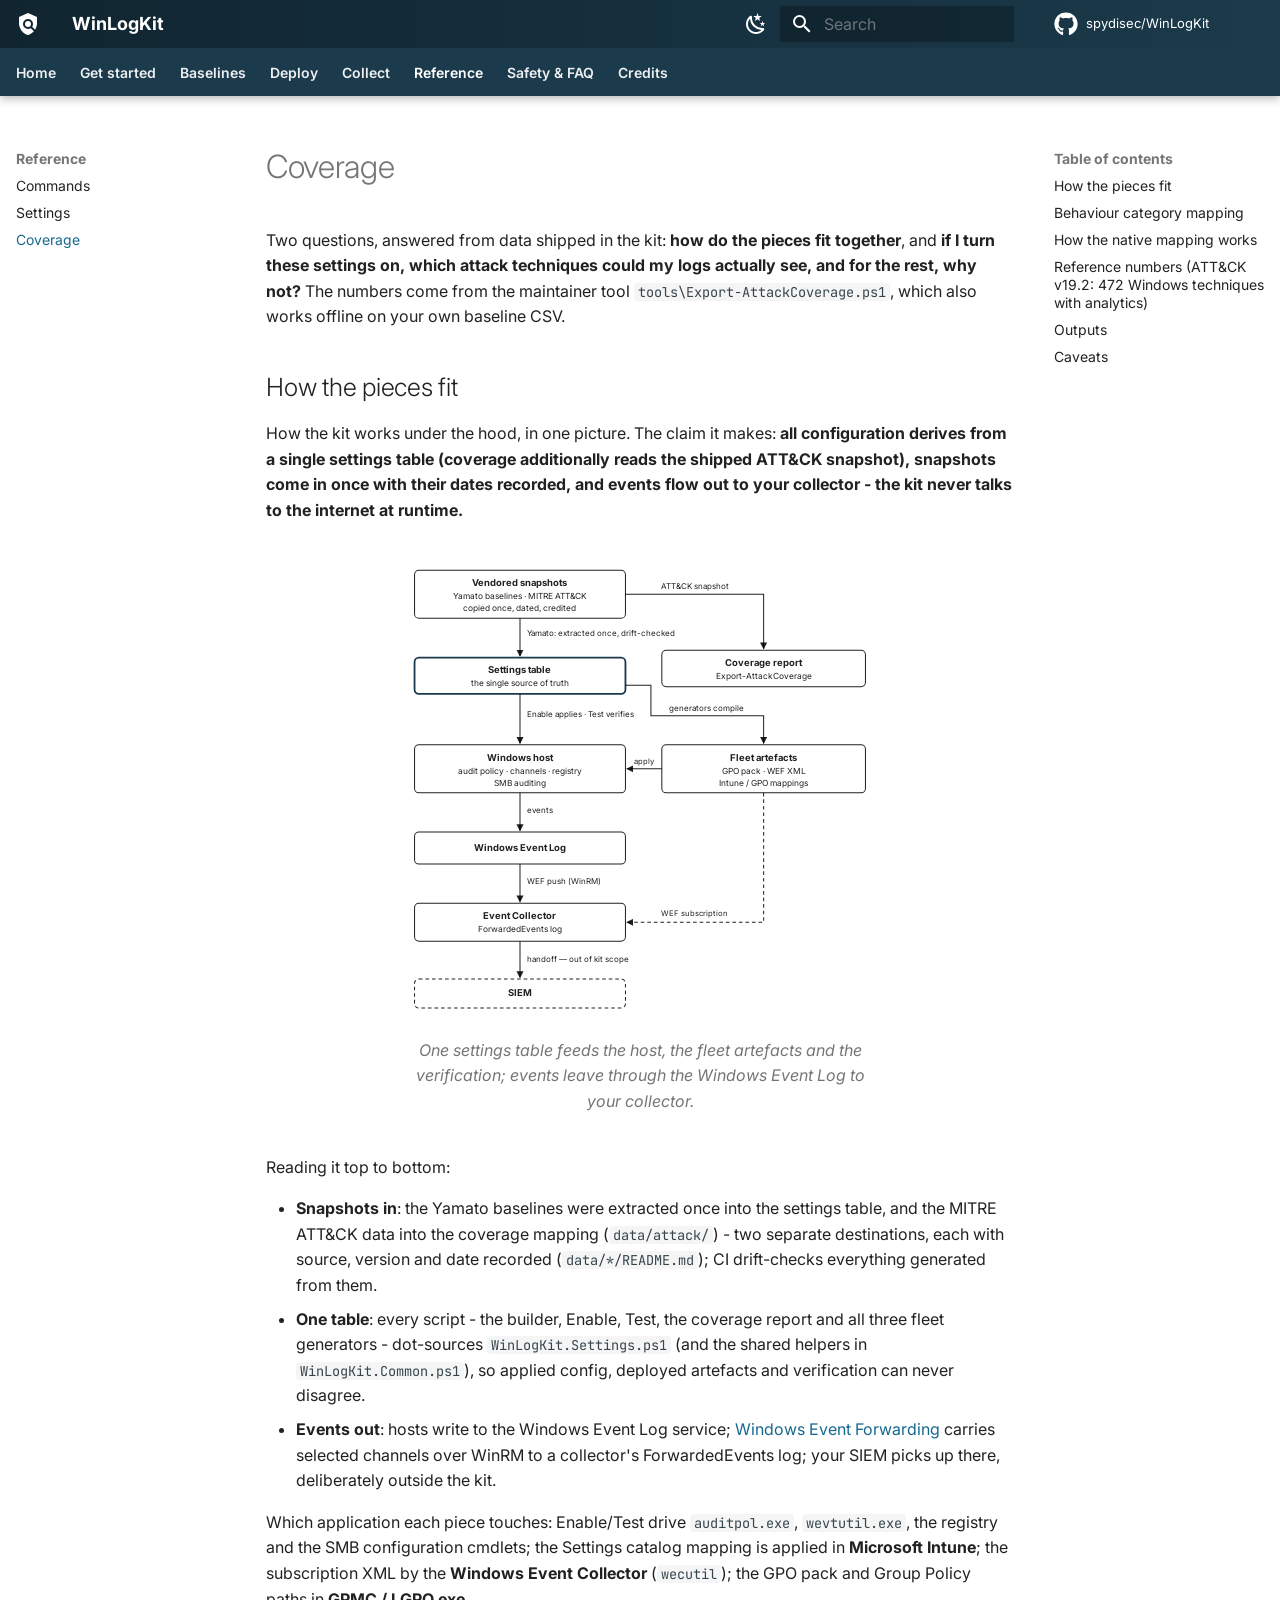
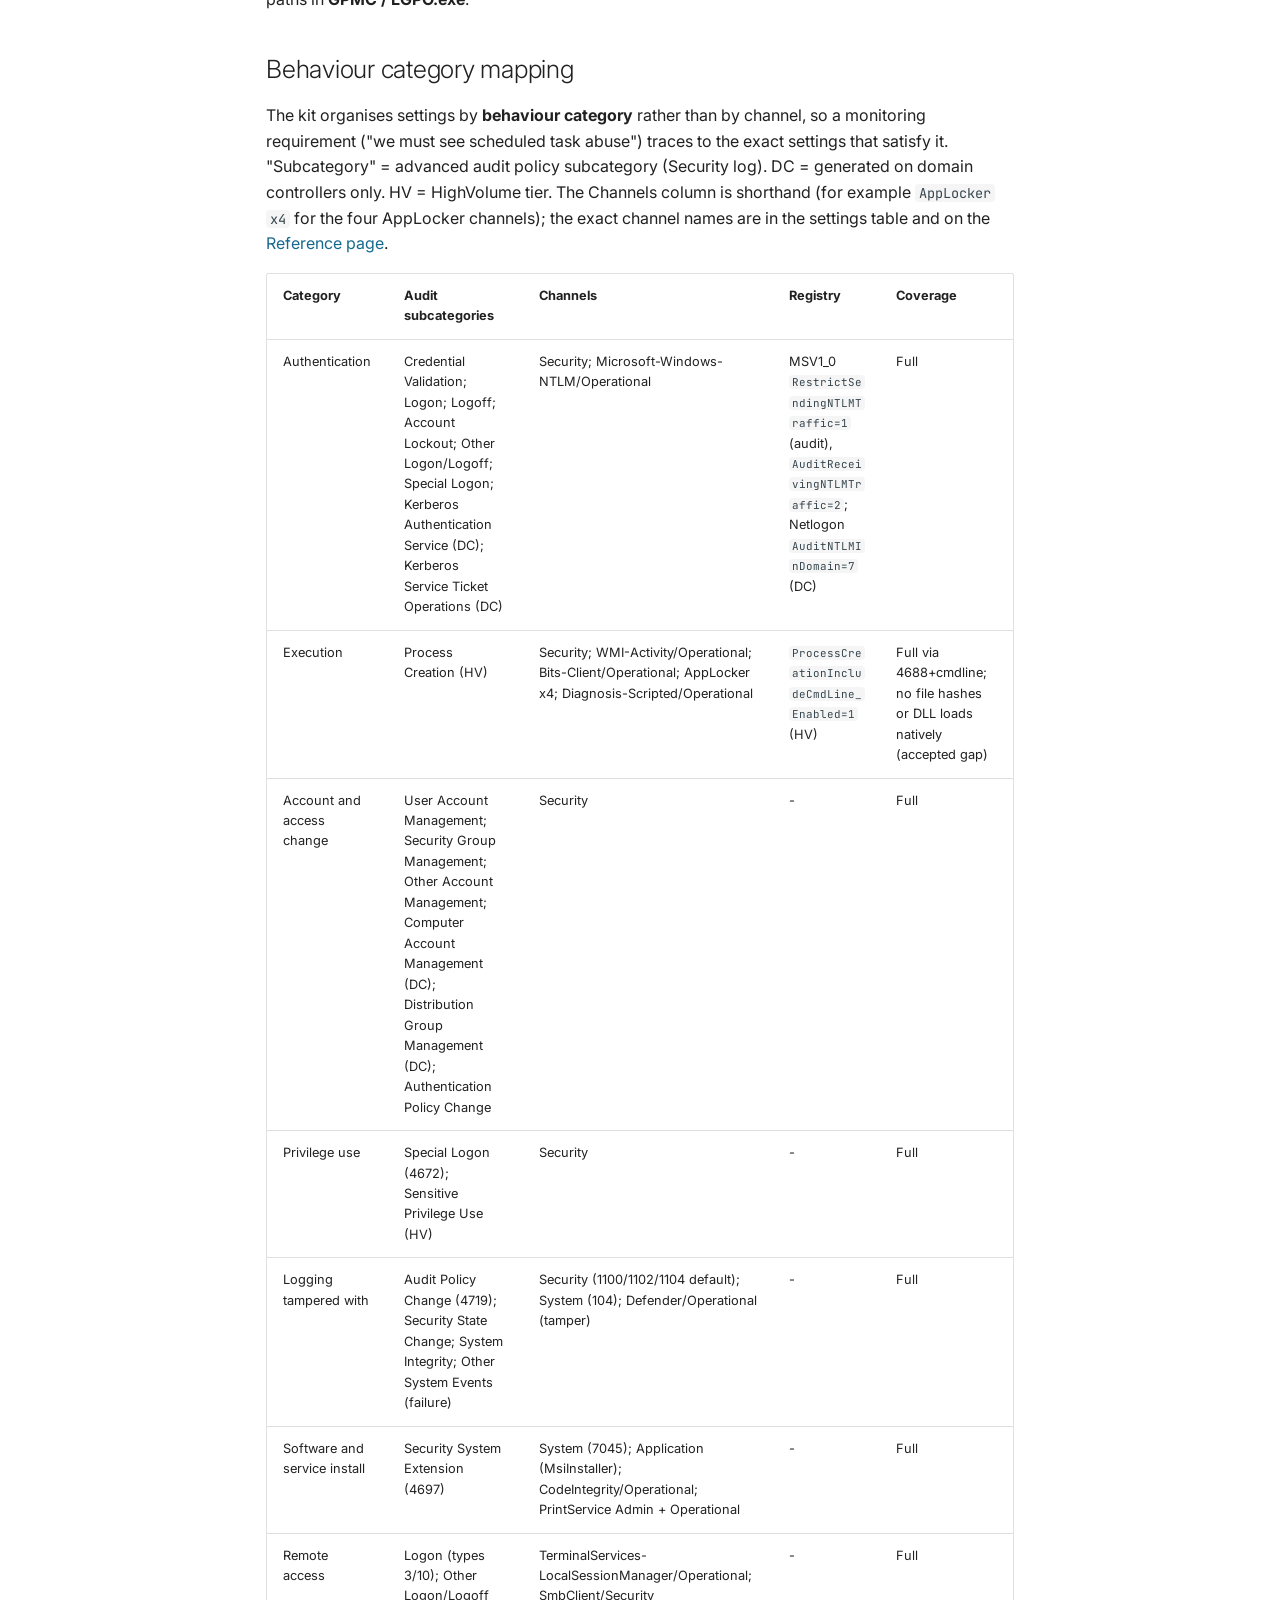
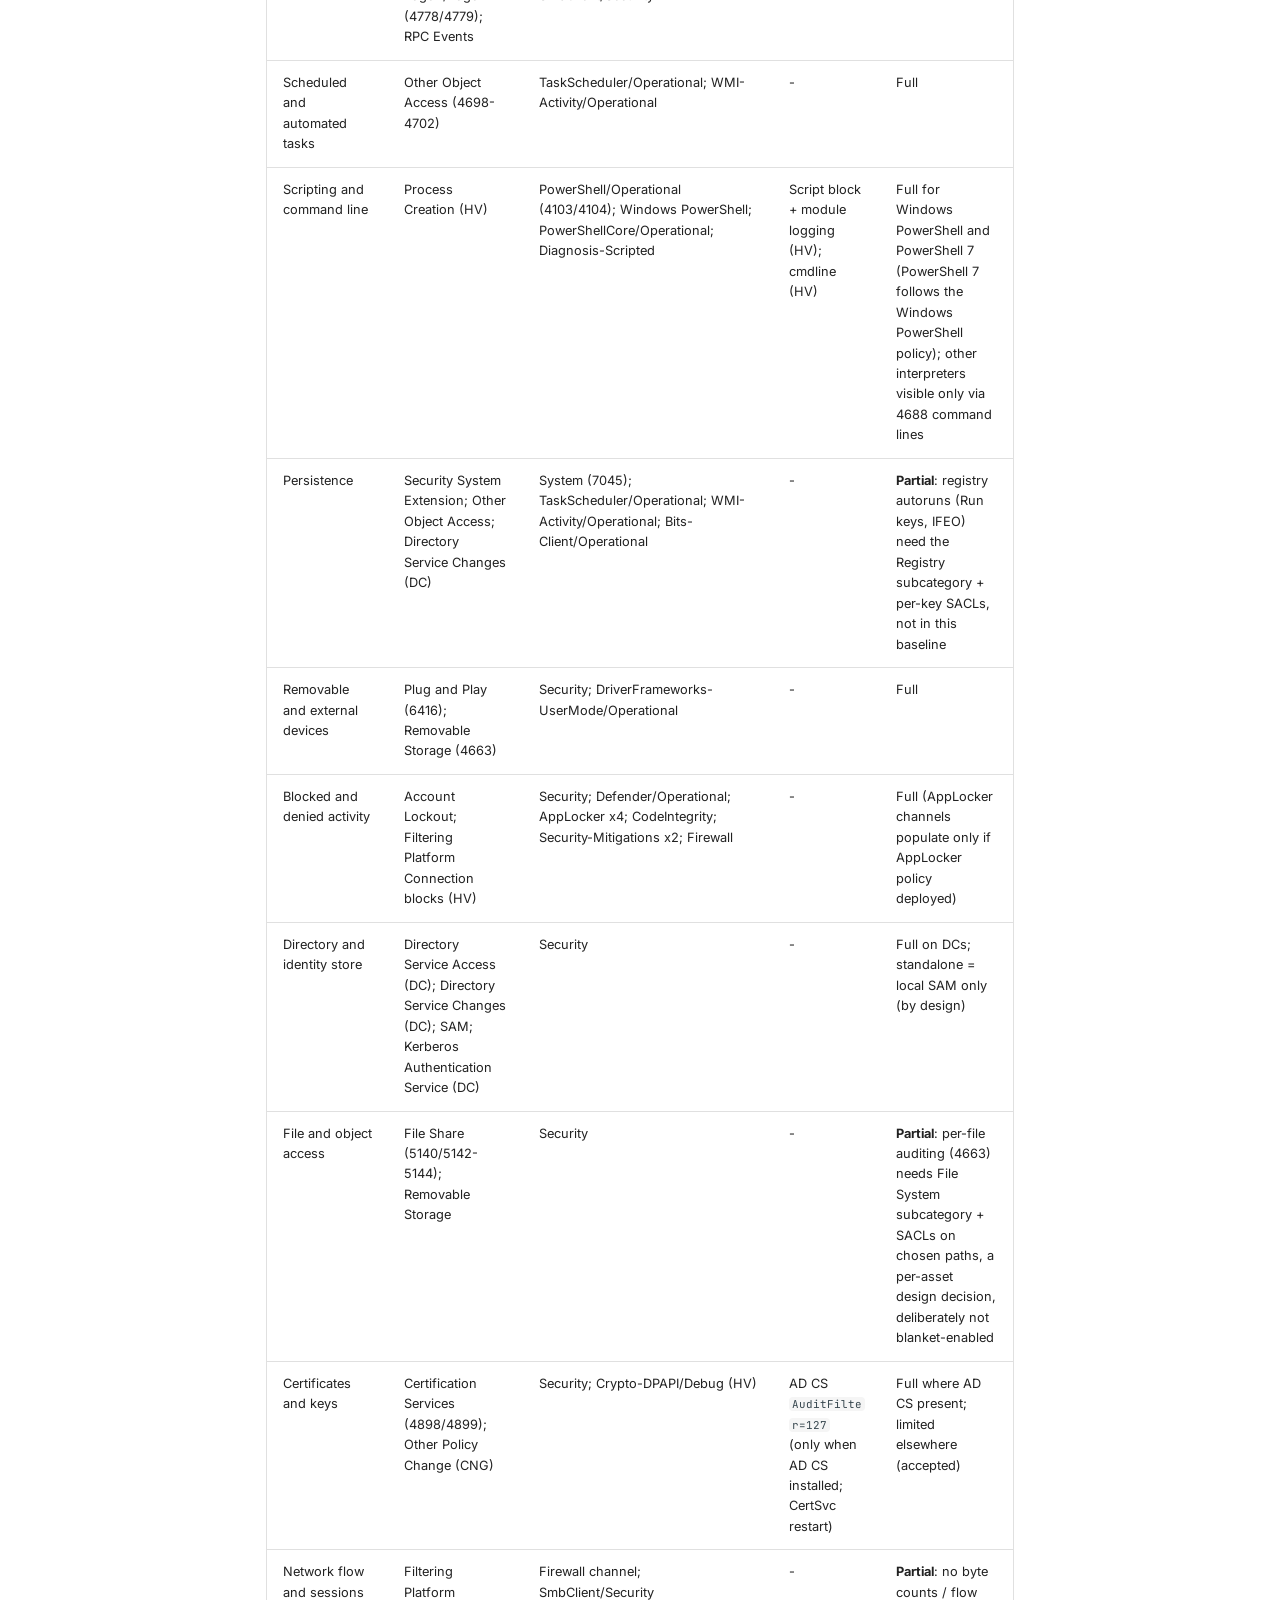
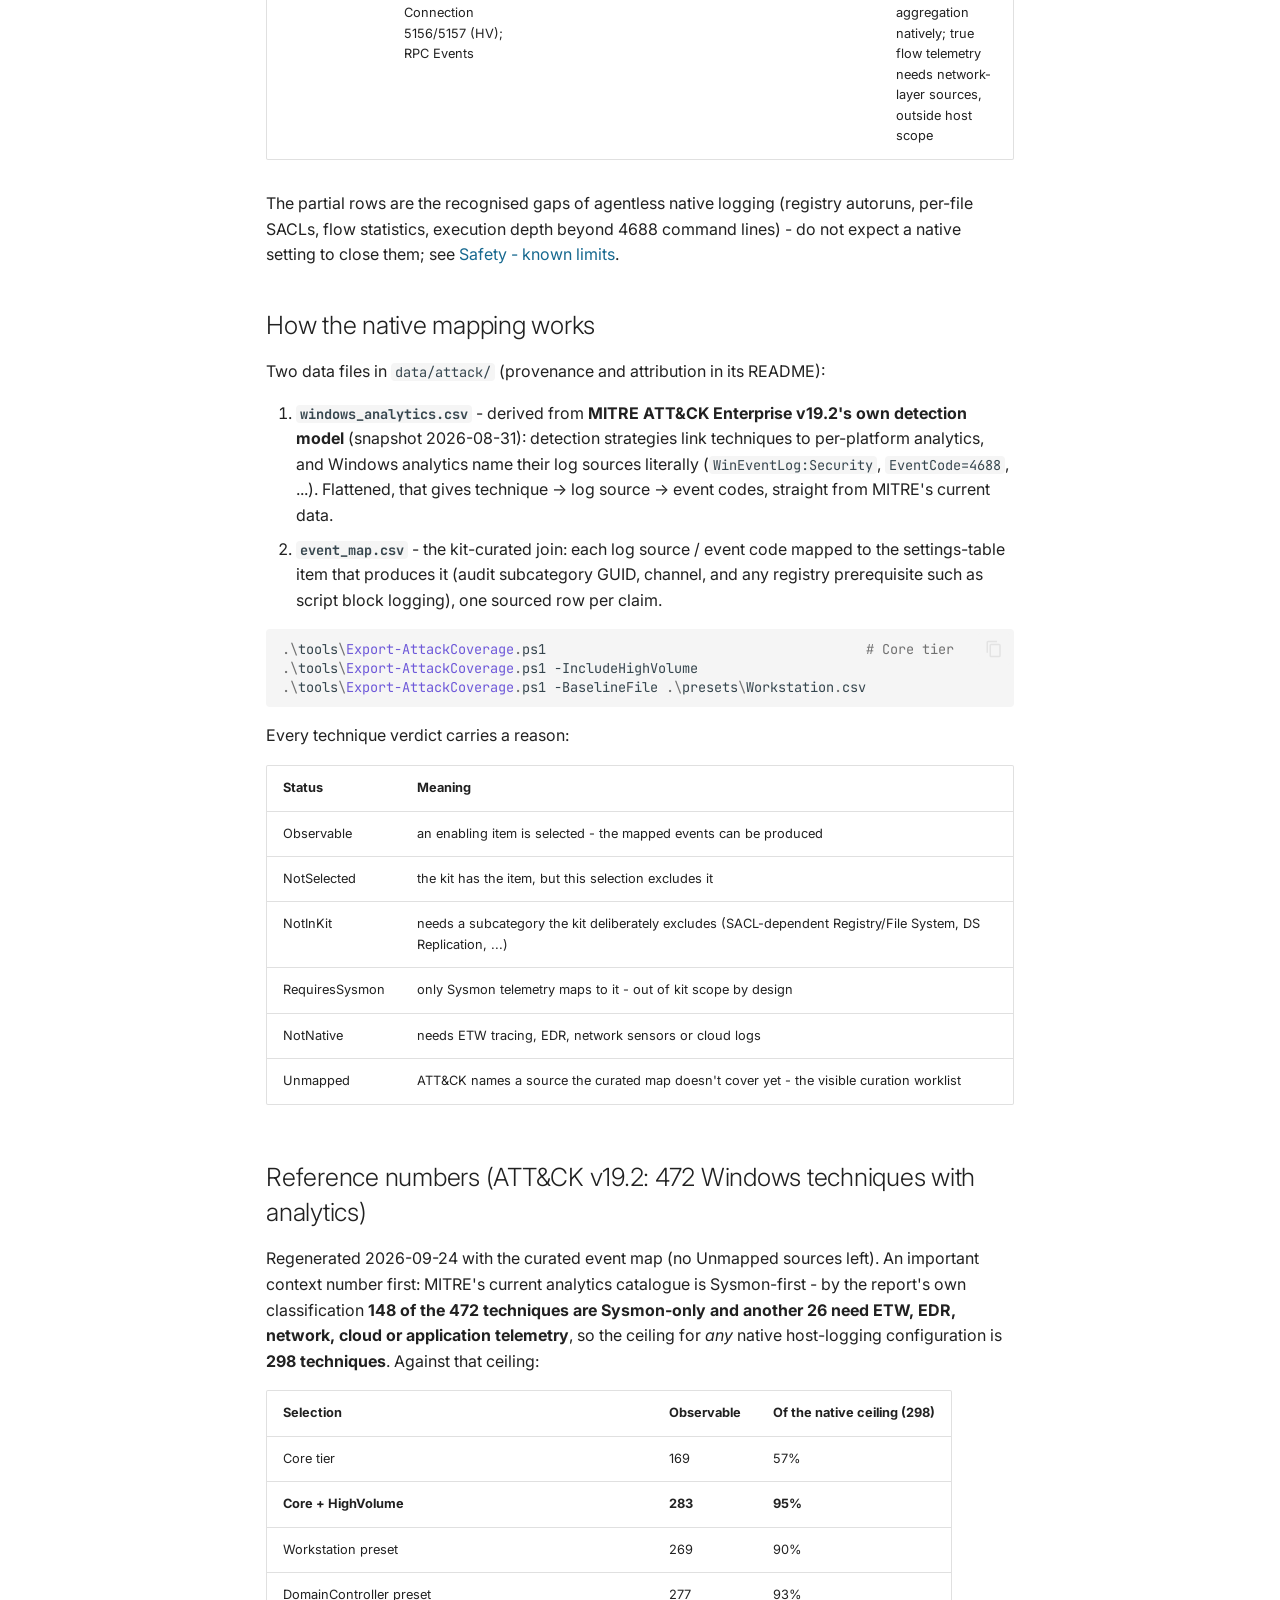
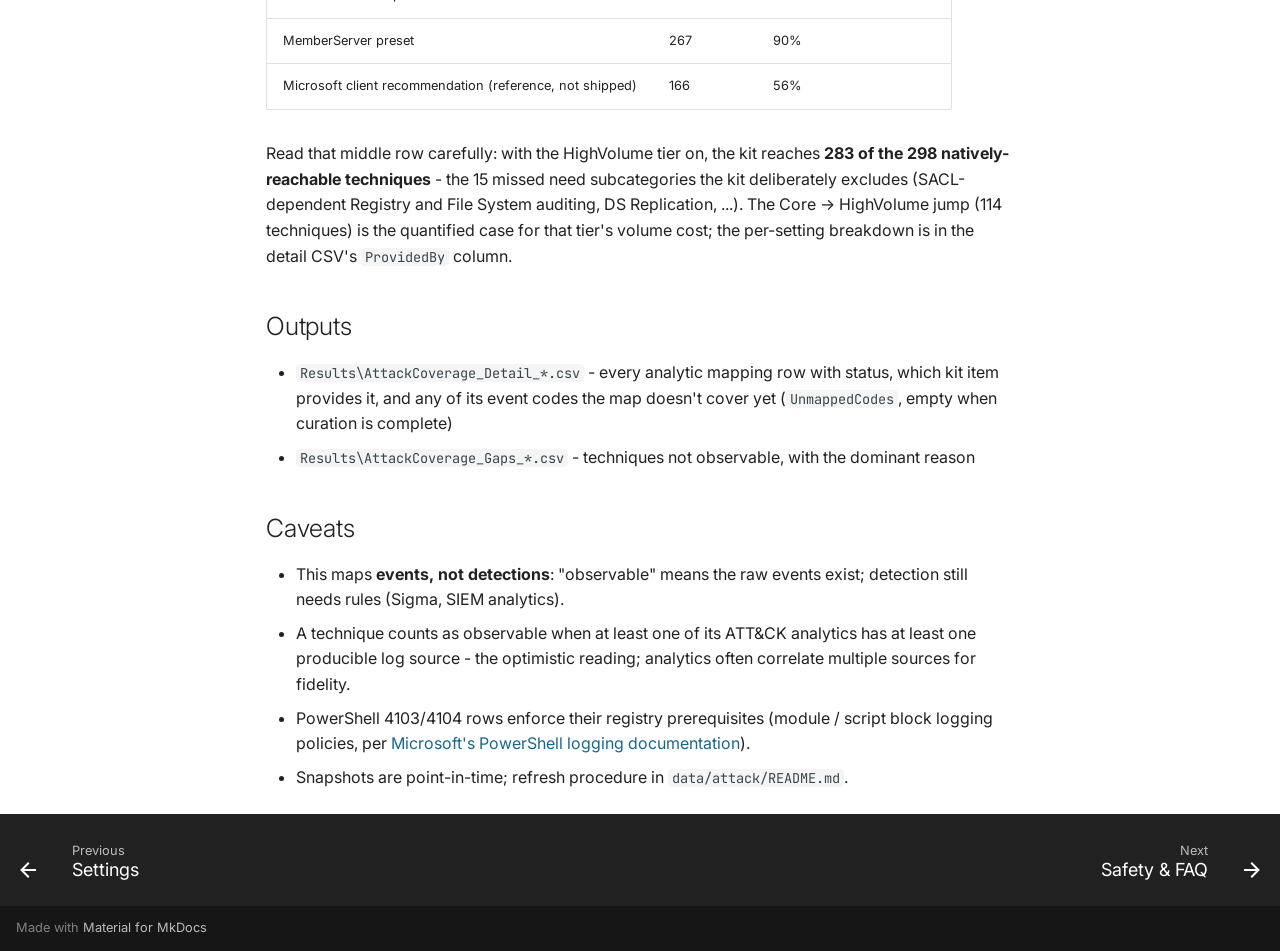
<file: mapping/index.html>
<!doctype html>
<html lang="en" class="no-js">
  <head>
    
      <meta charset="utf-8">
      <meta name="viewport" content="width=device-width,initial-scale=1">
      
        <meta name="description" content="Turn on the native Windows event logging security monitoring needs, prove it is recording, and undo it. Plain PowerShell - no modules, no agents, no downloads.">
      
      
      
        <link rel="canonical" href="https://spydisec.github.io/WinLogKit/mapping/">
      
      
        <link rel="prev" href="../reference/">
      
      
        <link rel="next" href="../safety/">
      
      
        
      
      
      <link rel="icon" href="../assets/images/favicon.png">
      <meta name="generator" content="mkdocs-1.6.1, mkdocs-material-9.7.7">
    
    
      
        <title>Coverage - WinLogKit</title>
      
    
    
      <link rel="stylesheet" href="../assets/stylesheets/main.ec1eaa64.min.css">
      
        
        <link rel="stylesheet" href="../assets/stylesheets/palette.ab4e12ef.min.css">
      
      


    
    
      
    
    
      
        
        
        <link rel="preconnect" href="https://fonts.gstatic.com" crossorigin>
        <link rel="stylesheet" href="https://fonts.googleapis.com/css?family=Inter:300,300i,400,400i,700,700i%7CJetBrains+Mono:400,400i,700,700i&display=fallback">
        <style>:root{--md-text-font:"Inter";--md-code-font:"JetBrains Mono"}</style>
      
    
    
      <link rel="stylesheet" href="../stylesheets/extra.css">
    
    <script>__md_scope=new URL("..",location),__md_hash=e=>[...e].reduce(((e,_)=>(e<<5)-e+_.charCodeAt(0)),0),__md_get=(e,_=localStorage,t=__md_scope)=>JSON.parse(_.getItem(t.pathname+"."+e)),__md_set=(e,_,t=localStorage,a=__md_scope)=>{try{t.setItem(a.pathname+"."+e,JSON.stringify(_))}catch(e){}}</script>
    
      

    
    
  </head>
  
  
    
    
      
    
    
    
    
    <body dir="ltr" data-md-color-scheme="default" data-md-color-primary="custom" data-md-color-accent="custom">
  
    
    <input class="md-toggle" data-md-toggle="drawer" type="checkbox" id="__drawer" autocomplete="off">
    <input class="md-toggle" data-md-toggle="search" type="checkbox" id="__search" autocomplete="off">
    <label class="md-overlay" for="__drawer"></label>
    <div data-md-component="skip">
      
        
        <a href="#coverage" class="md-skip">
          Skip to content
        </a>
      
    </div>
    <div data-md-component="announce">
      
    </div>
    
    
      

  

<header class="md-header md-header--shadow md-header--lifted" data-md-component="header">
  <nav class="md-header__inner md-grid" aria-label="Header">
    <a href=".." title="WinLogKit" class="md-header__button md-logo" aria-label="WinLogKit" data-md-component="logo">
      
  
  <svg xmlns="http://www.w3.org/2000/svg" viewBox="0 0 24 24"><path d="M12 9a3 3 0 0 1 3 3 3 3 0 0 1-3 3 3 3 0 0 1-3-3 3 3 0 0 1 3-3m5.86 10.31C16.23 21.22 14.28 22.45 12 23c-2.56-.61-4.7-2.07-6.42-4.37C3.86 16.34 3 13.8 3 11V5l9-4 9 4v6c0 2.39-.64 4.61-1.92 6.67l-2.91-2.91c.52-.79.83-1.76.83-2.76a5 5 0 0 0-5-5 5 5 0 0 0-5 5 5 5 0 0 0 5 5c1 0 1.97-.31 2.76-.83z"/></svg>

    </a>
    <label class="md-header__button md-icon" for="__drawer">
      
      <svg xmlns="http://www.w3.org/2000/svg" viewBox="0 0 24 24"><path d="M3 6h18v2H3zm0 5h18v2H3zm0 5h18v2H3z"/></svg>
    </label>
    <div class="md-header__title" data-md-component="header-title">
      <div class="md-header__ellipsis">
        <div class="md-header__topic">
          <span class="md-ellipsis">
            WinLogKit
          </span>
        </div>
        <div class="md-header__topic" data-md-component="header-topic">
          <span class="md-ellipsis">
            
              Coverage
            
          </span>
        </div>
      </div>
    </div>
    
      
        <form class="md-header__option" data-md-component="palette">
  
    
    
    
    <input class="md-option" data-md-color-media="(prefers-color-scheme: light)" data-md-color-scheme="default" data-md-color-primary="custom" data-md-color-accent="custom"  aria-label="Dark mode"  type="radio" name="__palette" id="__palette_0">
    
      <label class="md-header__button md-icon" title="Dark mode" for="__palette_1" hidden>
        <svg xmlns="http://www.w3.org/2000/svg" viewBox="0 0 24 24"><path d="m17.75 4.09-2.53 1.94.91 3.06-2.63-1.81-2.63 1.81.91-3.06-2.53-1.94L12.44 4l1.06-3 1.06 3zm3.5 6.91-1.64 1.25.59 1.98-1.7-1.17-1.7 1.17.59-1.98L15.75 11l2.06-.05L18.5 9l.69 1.95zm-2.28 4.95c.83-.08 1.72 1.1 1.19 1.85-.32.45-.66.87-1.08 1.27C15.17 23 8.84 23 4.94 19.07c-3.91-3.9-3.91-10.24 0-14.14.4-.4.82-.76 1.27-1.08.75-.53 1.93.36 1.85 1.19-.27 2.86.69 5.83 2.89 8.02a9.96 9.96 0 0 0 8.02 2.89m-1.64 2.02a12.08 12.08 0 0 1-7.8-3.47c-2.17-2.19-3.33-5-3.49-7.82-2.81 3.14-2.7 7.96.31 10.98 3.02 3.01 7.84 3.12 10.98.31"/></svg>
      </label>
    
  
    
    
    
    <input class="md-option" data-md-color-media="(prefers-color-scheme: dark)" data-md-color-scheme="slate" data-md-color-primary="custom" data-md-color-accent="custom"  aria-label="Light mode"  type="radio" name="__palette" id="__palette_1">
    
      <label class="md-header__button md-icon" title="Light mode" for="__palette_0" hidden>
        <svg xmlns="http://www.w3.org/2000/svg" viewBox="0 0 24 24"><path d="M12 7a5 5 0 0 1 5 5 5 5 0 0 1-5 5 5 5 0 0 1-5-5 5 5 0 0 1 5-5m0 2a3 3 0 0 0-3 3 3 3 0 0 0 3 3 3 3 0 0 0 3-3 3 3 0 0 0-3-3m0-7 2.39 3.42C13.65 5.15 12.84 5 12 5s-1.65.15-2.39.42zM3.34 7l4.16-.35A7.2 7.2 0 0 0 5.94 8.5c-.44.74-.69 1.5-.83 2.29zm.02 10 1.76-3.77a7.131 7.131 0 0 0 2.38 4.14zM20.65 7l-1.77 3.79a7.02 7.02 0 0 0-2.38-4.15zm-.01 10-4.14.36c.59-.51 1.12-1.14 1.54-1.86.42-.73.69-1.5.83-2.29zM12 22l-2.41-3.44c.74.27 1.55.44 2.41.44.82 0 1.63-.17 2.37-.44z"/></svg>
      </label>
    
  
</form>
      
    
    
      <script>var palette=__md_get("__palette");if(palette&&palette.color){if("(prefers-color-scheme)"===palette.color.media){var media=matchMedia("(prefers-color-scheme: light)"),input=document.querySelector(media.matches?"[data-md-color-media='(prefers-color-scheme: light)']":"[data-md-color-media='(prefers-color-scheme: dark)']");palette.color.media=input.getAttribute("data-md-color-media"),palette.color.scheme=input.getAttribute("data-md-color-scheme"),palette.color.primary=input.getAttribute("data-md-color-primary"),palette.color.accent=input.getAttribute("data-md-color-accent")}for(var[key,value]of Object.entries(palette.color))document.body.setAttribute("data-md-color-"+key,value)}</script>
    
    
    
      
      
        <label class="md-header__button md-icon" for="__search">
          
          <svg xmlns="http://www.w3.org/2000/svg" viewBox="0 0 24 24"><path d="M9.5 3A6.5 6.5 0 0 1 16 9.5c0 1.61-.59 3.09-1.56 4.23l.27.27h.79l5 5-1.5 1.5-5-5v-.79l-.27-.27A6.52 6.52 0 0 1 9.5 16 6.5 6.5 0 0 1 3 9.5 6.5 6.5 0 0 1 9.5 3m0 2C7 5 5 7 5 9.5S7 14 9.5 14 14 12 14 9.5 12 5 9.5 5"/></svg>
        </label>
        <div class="md-search" data-md-component="search" role="dialog">
  <label class="md-search__overlay" for="__search"></label>
  <div class="md-search__inner" role="search">
    <form class="md-search__form" name="search">
      <input type="text" class="md-search__input" name="query" aria-label="Search" placeholder="Search" autocapitalize="off" autocorrect="off" autocomplete="off" spellcheck="false" data-md-component="search-query" required>
      <label class="md-search__icon md-icon" for="__search">
        
        <svg xmlns="http://www.w3.org/2000/svg" viewBox="0 0 24 24"><path d="M9.5 3A6.5 6.5 0 0 1 16 9.5c0 1.61-.59 3.09-1.56 4.23l.27.27h.79l5 5-1.5 1.5-5-5v-.79l-.27-.27A6.52 6.52 0 0 1 9.5 16 6.5 6.5 0 0 1 3 9.5 6.5 6.5 0 0 1 9.5 3m0 2C7 5 5 7 5 9.5S7 14 9.5 14 14 12 14 9.5 12 5 9.5 5"/></svg>
        
        <svg xmlns="http://www.w3.org/2000/svg" viewBox="0 0 24 24"><path d="M20 11v2H8l5.5 5.5-1.42 1.42L4.16 12l7.92-7.92L13.5 5.5 8 11z"/></svg>
      </label>
      <nav class="md-search__options" aria-label="Search">
        
        <button type="reset" class="md-search__icon md-icon" title="Clear" aria-label="Clear" tabindex="-1">
          
          <svg xmlns="http://www.w3.org/2000/svg" viewBox="0 0 24 24"><path d="M19 6.41 17.59 5 12 10.59 6.41 5 5 6.41 10.59 12 5 17.59 6.41 19 12 13.41 17.59 19 19 17.59 13.41 12z"/></svg>
        </button>
      </nav>
      
        <div class="md-search__suggest" data-md-component="search-suggest"></div>
      
    </form>
    <div class="md-search__output">
      <div class="md-search__scrollwrap" tabindex="0" data-md-scrollfix>
        <div class="md-search-result" data-md-component="search-result">
          <div class="md-search-result__meta">
            Initializing search
          </div>
          <ol class="md-search-result__list" role="presentation"></ol>
        </div>
      </div>
    </div>
  </div>
</div>
      
    
    
      <div class="md-header__source">
        <a href="https://github.com/spydisec/WinLogKit" title="Go to repository" class="md-source" data-md-component="source">
  <div class="md-source__icon md-icon">
    
    <svg xmlns="http://www.w3.org/2000/svg" viewBox="0 0 512 512"><!--! Font Awesome Free 7.1.0 by @fontawesome - https://fontawesome.com License - https://fontawesome.com/license/free (Icons: CC BY 4.0, Fonts: SIL OFL 1.1, Code: MIT License) Copyright 2025 Fonticons, Inc.--><path d="M173.9 397.4c0 2-2.3 3.6-5.2 3.6-3.3.3-5.6-1.3-5.6-3.6 0-2 2.3-3.6 5.2-3.6 3-.3 5.6 1.3 5.6 3.6m-31.1-4.5c-.7 2 1.3 4.3 4.3 4.9 2.6 1 5.6 0 6.2-2s-1.3-4.3-4.3-5.2c-2.6-.7-5.5.3-6.2 2.3m44.2-1.7c-2.9.7-4.9 2.6-4.6 4.9.3 2 2.9 3.3 5.9 2.6 2.9-.7 4.9-2.6 4.6-4.6-.3-1.9-3-3.2-5.9-2.9M252.8 8C114.1 8 8 113.3 8 252c0 110.9 69.8 205.8 169.5 239.2 12.8 2.3 17.3-5.6 17.3-12.1 0-6.2-.3-40.4-.3-61.4 0 0-70 15-84.7-29.8 0 0-11.4-29.1-27.8-36.6 0 0-22.9-15.7 1.6-15.4 0 0 24.9 2 38.6 25.8 21.9 38.6 58.6 27.5 72.9 20.9 2.3-16 8.8-27.1 16-33.7-55.9-6.2-112.3-14.3-112.3-110.5 0-27.5 7.6-41.3 23.6-58.9-2.6-6.5-11.1-33.3 2.6-67.9 20.9-6.5 69 27 69 27 20-5.6 41.5-8.5 62.8-8.5s42.8 2.9 62.8 8.5c0 0 48.1-33.6 69-27 13.7 34.7 5.2 61.4 2.6 67.9 16 17.7 25.8 31.5 25.8 58.9 0 96.5-58.9 104.2-114.8 110.5 9.2 7.9 17 22.9 17 46.4 0 33.7-.3 75.4-.3 83.6 0 6.5 4.6 14.4 17.3 12.1C436.2 457.8 504 362.9 504 252 504 113.3 391.5 8 252.8 8M105.2 352.9c-1.3 1-1 3.3.7 5.2 1.6 1.6 3.9 2.3 5.2 1 1.3-1 1-3.3-.7-5.2-1.6-1.6-3.9-2.3-5.2-1m-10.8-8.1c-.7 1.3.3 2.9 2.3 3.9 1.6 1 3.6.7 4.3-.7.7-1.3-.3-2.9-2.3-3.9-2-.6-3.6-.3-4.3.7m32.4 35.6c-1.6 1.3-1 4.3 1.3 6.2 2.3 2.3 5.2 2.6 6.5 1 1.3-1.3.7-4.3-1.3-6.2-2.2-2.3-5.2-2.6-6.5-1m-11.4-14.7c-1.6 1-1.6 3.6 0 5.9s4.3 3.3 5.6 2.3c1.6-1.3 1.6-3.9 0-6.2-1.4-2.3-4-3.3-5.6-2"/></svg>
  </div>
  <div class="md-source__repository">
    spydisec/WinLogKit
  </div>
</a>
      </div>
    
  </nav>
  
    
      
<nav class="md-tabs" aria-label="Tabs" data-md-component="tabs">
  <div class="md-grid">
    <ul class="md-tabs__list">
      
        
  
  
  
  
    <li class="md-tabs__item">
      <a href=".." class="md-tabs__link">
        
  
  
    
  
  Home

      </a>
    </li>
  

      
        
  
  
  
  
    <li class="md-tabs__item">
      <a href="../getting-started/" class="md-tabs__link">
        
  
  
    
  
  Get started

      </a>
    </li>
  

      
        
  
  
  
  
    <li class="md-tabs__item">
      <a href="../baselines/" class="md-tabs__link">
        
  
  
    
  
  Baselines

      </a>
    </li>
  

      
        
  
  
  
  
    
    
      <li class="md-tabs__item">
        <a href="../deployment/" class="md-tabs__link">
          
  
  
  Deploy

        </a>
      </li>
    
  

      
        
  
  
  
  
    <li class="md-tabs__item">
      <a href="../wec/" class="md-tabs__link">
        
  
  
    
  
  Collect

      </a>
    </li>
  

      
        
  
  
  
    
  
  
    
    
      <li class="md-tabs__item md-tabs__item--active">
        <a href="../commands/" class="md-tabs__link">
          
  
  
  Reference

        </a>
      </li>
    
  

      
        
  
  
  
  
    <li class="md-tabs__item">
      <a href="../safety/" class="md-tabs__link">
        
  
  
    
  
  Safety & FAQ

      </a>
    </li>
  

      
        
  
  
  
  
    <li class="md-tabs__item">
      <a href="../credits/" class="md-tabs__link">
        
  
  
    
  
  Credits

      </a>
    </li>
  

      
    </ul>
  </div>
</nav>
    
  
</header>
    
    <div class="md-container" data-md-component="container">
      
      
        
      
      <main class="md-main" data-md-component="main">
        <div class="md-main__inner md-grid">
          
            
              
              <div class="md-sidebar md-sidebar--primary" data-md-component="sidebar" data-md-type="navigation" >
                <div class="md-sidebar__scrollwrap">
                  <div class="md-sidebar__inner">
                    


  


<nav class="md-nav md-nav--primary md-nav--lifted" aria-label="Navigation" data-md-level="0">
  <label class="md-nav__title" for="__drawer">
    <a href=".." title="WinLogKit" class="md-nav__button md-logo" aria-label="WinLogKit" data-md-component="logo">
      
  
  <svg xmlns="http://www.w3.org/2000/svg" viewBox="0 0 24 24"><path d="M12 9a3 3 0 0 1 3 3 3 3 0 0 1-3 3 3 3 0 0 1-3-3 3 3 0 0 1 3-3m5.86 10.31C16.23 21.22 14.28 22.45 12 23c-2.56-.61-4.7-2.07-6.42-4.37C3.86 16.34 3 13.8 3 11V5l9-4 9 4v6c0 2.39-.64 4.61-1.92 6.67l-2.91-2.91c.52-.79.83-1.76.83-2.76a5 5 0 0 0-5-5 5 5 0 0 0-5 5 5 5 0 0 0 5 5c1 0 1.97-.31 2.76-.83z"/></svg>

    </a>
    WinLogKit
  </label>
  
    <div class="md-nav__source">
      <a href="https://github.com/spydisec/WinLogKit" title="Go to repository" class="md-source" data-md-component="source">
  <div class="md-source__icon md-icon">
    
    <svg xmlns="http://www.w3.org/2000/svg" viewBox="0 0 512 512"><!--! Font Awesome Free 7.1.0 by @fontawesome - https://fontawesome.com License - https://fontawesome.com/license/free (Icons: CC BY 4.0, Fonts: SIL OFL 1.1, Code: MIT License) Copyright 2025 Fonticons, Inc.--><path d="M173.9 397.4c0 2-2.3 3.6-5.2 3.6-3.3.3-5.6-1.3-5.6-3.6 0-2 2.3-3.6 5.2-3.6 3-.3 5.6 1.3 5.6 3.6m-31.1-4.5c-.7 2 1.3 4.3 4.3 4.9 2.6 1 5.6 0 6.2-2s-1.3-4.3-4.3-5.2c-2.6-.7-5.5.3-6.2 2.3m44.2-1.7c-2.9.7-4.9 2.6-4.6 4.9.3 2 2.9 3.3 5.9 2.6 2.9-.7 4.9-2.6 4.6-4.6-.3-1.9-3-3.2-5.9-2.9M252.8 8C114.1 8 8 113.3 8 252c0 110.9 69.8 205.8 169.5 239.2 12.8 2.3 17.3-5.6 17.3-12.1 0-6.2-.3-40.4-.3-61.4 0 0-70 15-84.7-29.8 0 0-11.4-29.1-27.8-36.6 0 0-22.9-15.7 1.6-15.4 0 0 24.9 2 38.6 25.8 21.9 38.6 58.6 27.5 72.9 20.9 2.3-16 8.8-27.1 16-33.7-55.9-6.2-112.3-14.3-112.3-110.5 0-27.5 7.6-41.3 23.6-58.9-2.6-6.5-11.1-33.3 2.6-67.9 20.9-6.5 69 27 69 27 20-5.6 41.5-8.5 62.8-8.5s42.8 2.9 62.8 8.5c0 0 48.1-33.6 69-27 13.7 34.7 5.2 61.4 2.6 67.9 16 17.7 25.8 31.5 25.8 58.9 0 96.5-58.9 104.2-114.8 110.5 9.2 7.9 17 22.9 17 46.4 0 33.7-.3 75.4-.3 83.6 0 6.5 4.6 14.4 17.3 12.1C436.2 457.8 504 362.9 504 252 504 113.3 391.5 8 252.8 8M105.2 352.9c-1.3 1-1 3.3.7 5.2 1.6 1.6 3.9 2.3 5.2 1 1.3-1 1-3.3-.7-5.2-1.6-1.6-3.9-2.3-5.2-1m-10.8-8.1c-.7 1.3.3 2.9 2.3 3.9 1.6 1 3.6.7 4.3-.7.7-1.3-.3-2.9-2.3-3.9-2-.6-3.6-.3-4.3.7m32.4 35.6c-1.6 1.3-1 4.3 1.3 6.2 2.3 2.3 5.2 2.6 6.5 1 1.3-1.3.7-4.3-1.3-6.2-2.2-2.3-5.2-2.6-6.5-1m-11.4-14.7c-1.6 1-1.6 3.6 0 5.9s4.3 3.3 5.6 2.3c1.6-1.3 1.6-3.9 0-6.2-1.4-2.3-4-3.3-5.6-2"/></svg>
  </div>
  <div class="md-source__repository">
    spydisec/WinLogKit
  </div>
</a>
    </div>
  
  <ul class="md-nav__list" data-md-scrollfix>
    
      
      
  
  
  
  
    <li class="md-nav__item">
      <a href=".." class="md-nav__link">
        
  
  
  <span class="md-ellipsis">
    
  
    Home
  

    
  </span>
  
  

      </a>
    </li>
  

    
      
      
  
  
  
  
    <li class="md-nav__item">
      <a href="../getting-started/" class="md-nav__link">
        
  
  
  <span class="md-ellipsis">
    
  
    Get started
  

    
  </span>
  
  

      </a>
    </li>
  

    
      
      
  
  
  
  
    <li class="md-nav__item">
      <a href="../baselines/" class="md-nav__link">
        
  
  
  <span class="md-ellipsis">
    
  
    Baselines
  

    
  </span>
  
  

      </a>
    </li>
  

    
      
      
  
  
  
  
    
    
    
    
      
      
    
    
    <li class="md-nav__item md-nav__item--nested">
      
        
        
        <input class="md-nav__toggle md-toggle " type="checkbox" id="__nav_4" >
        
          
          <label class="md-nav__link" for="__nav_4" id="__nav_4_label" tabindex="0">
            
  
  
  <span class="md-ellipsis">
    
  
    Deploy
  

    
  </span>
  
  

            <span class="md-nav__icon md-icon"></span>
          </label>
        
        <nav class="md-nav" data-md-level="1" aria-labelledby="__nav_4_label" aria-expanded="false">
          <label class="md-nav__title" for="__nav_4">
            <span class="md-nav__icon md-icon"></span>
            
  
    Deploy
  

          </label>
          <ul class="md-nav__list" data-md-scrollfix>
            
              
                
  
  
  
  
    <li class="md-nav__item">
      <a href="../deployment/" class="md-nav__link">
        
  
  
  <span class="md-ellipsis">
    
  
    Overview
  

    
  </span>
  
  

      </a>
    </li>
  

              
            
              
                
  
  
  
  
    <li class="md-nav__item">
      <a href="../intune-csp/" class="md-nav__link">
        
  
  
  <span class="md-ellipsis">
    
  
    Intune Settings catalog
  

    
  </span>
  
  

      </a>
    </li>
  

              
            
              
                
  
  
  
  
    <li class="md-nav__item">
      <a href="../gpo-paths/" class="md-nav__link">
        
  
  
  <span class="md-ellipsis">
    
  
    Group Policy paths
  

    
  </span>
  
  

      </a>
    </li>
  

              
            
          </ul>
        </nav>
      
    </li>
  

    
      
      
  
  
  
  
    <li class="md-nav__item">
      <a href="../wec/" class="md-nav__link">
        
  
  
  <span class="md-ellipsis">
    
  
    Collect
  

    
  </span>
  
  

      </a>
    </li>
  

    
      
      
  
  
    
  
  
  
    
    
    
    
      
        
        
      
      
    
    
    <li class="md-nav__item md-nav__item--active md-nav__item--section md-nav__item--nested">
      
        
        
        <input class="md-nav__toggle md-toggle " type="checkbox" id="__nav_6" checked>
        
          
          <label class="md-nav__link" for="__nav_6" id="__nav_6_label" tabindex="">
            
  
  
  <span class="md-ellipsis">
    
  
    Reference
  

    
  </span>
  
  

            <span class="md-nav__icon md-icon"></span>
          </label>
        
        <nav class="md-nav" data-md-level="1" aria-labelledby="__nav_6_label" aria-expanded="true">
          <label class="md-nav__title" for="__nav_6">
            <span class="md-nav__icon md-icon"></span>
            
  
    Reference
  

          </label>
          <ul class="md-nav__list" data-md-scrollfix>
            
              
                
  
  
  
  
    <li class="md-nav__item">
      <a href="../commands/" class="md-nav__link">
        
  
  
  <span class="md-ellipsis">
    
  
    Commands
  

    
  </span>
  
  

      </a>
    </li>
  

              
            
              
                
  
  
  
  
    <li class="md-nav__item">
      <a href="../reference/" class="md-nav__link">
        
  
  
  <span class="md-ellipsis">
    
  
    Settings
  

    
  </span>
  
  

      </a>
    </li>
  

              
            
              
                
  
  
    
  
  
  
    <li class="md-nav__item md-nav__item--active">
      
      <input class="md-nav__toggle md-toggle" type="checkbox" id="__toc">
      
      
        
      
      
        <label class="md-nav__link md-nav__link--active" for="__toc">
          
  
  
  <span class="md-ellipsis">
    
  
    Coverage
  

    
  </span>
  
  

          <span class="md-nav__icon md-icon"></span>
        </label>
      
      <a href="./" class="md-nav__link md-nav__link--active">
        
  
  
  <span class="md-ellipsis">
    
  
    Coverage
  

    
  </span>
  
  

      </a>
      
        

<nav class="md-nav md-nav--secondary" aria-label="Table of contents">
  
  
  
    
  
  
    <label class="md-nav__title" for="__toc">
      <span class="md-nav__icon md-icon"></span>
      Table of contents
    </label>
    <ul class="md-nav__list" data-md-component="toc" data-md-scrollfix>
      
        <li class="md-nav__item">
  <a href="#how-the-pieces-fit" class="md-nav__link">
    <span class="md-ellipsis">
      
        How the pieces fit
      
    </span>
  </a>
  
</li>
      
        <li class="md-nav__item">
  <a href="#behaviour-category-mapping" class="md-nav__link">
    <span class="md-ellipsis">
      
        Behaviour category mapping
      
    </span>
  </a>
  
</li>
      
        <li class="md-nav__item">
  <a href="#how-the-native-mapping-works" class="md-nav__link">
    <span class="md-ellipsis">
      
        How the native mapping works
      
    </span>
  </a>
  
</li>
      
        <li class="md-nav__item">
  <a href="#reference-numbers-attck-v192-472-windows-techniques-with-analytics" class="md-nav__link">
    <span class="md-ellipsis">
      
        Reference numbers (ATT&amp;CK v19.2: 472 Windows techniques with analytics)
      
    </span>
  </a>
  
</li>
      
        <li class="md-nav__item">
  <a href="#outputs" class="md-nav__link">
    <span class="md-ellipsis">
      
        Outputs
      
    </span>
  </a>
  
</li>
      
        <li class="md-nav__item">
  <a href="#caveats" class="md-nav__link">
    <span class="md-ellipsis">
      
        Caveats
      
    </span>
  </a>
  
</li>
      
    </ul>
  
</nav>
      
    </li>
  

              
            
          </ul>
        </nav>
      
    </li>
  

    
      
      
  
  
  
  
    <li class="md-nav__item">
      <a href="../safety/" class="md-nav__link">
        
  
  
  <span class="md-ellipsis">
    
  
    Safety & FAQ
  

    
  </span>
  
  

      </a>
    </li>
  

    
      
      
  
  
  
  
    <li class="md-nav__item">
      <a href="../credits/" class="md-nav__link">
        
  
  
  <span class="md-ellipsis">
    
  
    Credits
  

    
  </span>
  
  

      </a>
    </li>
  

    
  </ul>
</nav>
                  </div>
                </div>
              </div>
            
            
              
              <div class="md-sidebar md-sidebar--secondary" data-md-component="sidebar" data-md-type="toc" >
                <div class="md-sidebar__scrollwrap">
                  <div class="md-sidebar__inner">
                    

<nav class="md-nav md-nav--secondary" aria-label="Table of contents">
  
  
  
    
  
  
    <label class="md-nav__title" for="__toc">
      <span class="md-nav__icon md-icon"></span>
      Table of contents
    </label>
    <ul class="md-nav__list" data-md-component="toc" data-md-scrollfix>
      
        <li class="md-nav__item">
  <a href="#how-the-pieces-fit" class="md-nav__link">
    <span class="md-ellipsis">
      
        How the pieces fit
      
    </span>
  </a>
  
</li>
      
        <li class="md-nav__item">
  <a href="#behaviour-category-mapping" class="md-nav__link">
    <span class="md-ellipsis">
      
        Behaviour category mapping
      
    </span>
  </a>
  
</li>
      
        <li class="md-nav__item">
  <a href="#how-the-native-mapping-works" class="md-nav__link">
    <span class="md-ellipsis">
      
        How the native mapping works
      
    </span>
  </a>
  
</li>
      
        <li class="md-nav__item">
  <a href="#reference-numbers-attck-v192-472-windows-techniques-with-analytics" class="md-nav__link">
    <span class="md-ellipsis">
      
        Reference numbers (ATT&amp;CK v19.2: 472 Windows techniques with analytics)
      
    </span>
  </a>
  
</li>
      
        <li class="md-nav__item">
  <a href="#outputs" class="md-nav__link">
    <span class="md-ellipsis">
      
        Outputs
      
    </span>
  </a>
  
</li>
      
        <li class="md-nav__item">
  <a href="#caveats" class="md-nav__link">
    <span class="md-ellipsis">
      
        Caveats
      
    </span>
  </a>
  
</li>
      
    </ul>
  
</nav>
                  </div>
                </div>
              </div>
            
          
          
            <div class="md-content" data-md-component="content">
              
              <article class="md-content__inner md-typeset">
                
                  


  
  


<h1 id="coverage">Coverage<a class="headerlink" href="#coverage" title="Permanent link">&para;</a></h1>
<p>Two questions, answered from data shipped in the kit: <strong>how do the pieces
fit together</strong>, and <strong>if I turn these settings on, which attack techniques
could my logs actually see, and for the rest, why not?</strong> The numbers come
from the maintainer tool <code>tools\Export-AttackCoverage.ps1</code>, which also
works offline on your own baseline CSV.</p>
<h2 id="how-the-pieces-fit">How the pieces fit<a class="headerlink" href="#how-the-pieces-fit" title="Permanent link">&para;</a></h2>
<p>How the kit works under the hood, in one picture. The claim it makes:
<strong>all configuration derives from a single settings table (coverage
additionally reads the shipped ATT&amp;CK snapshot), snapshots come in once
with their dates recorded, and events flow out to your collector - the kit
never talks to the internet at runtime.</strong></p>
<figure>
<p><svg viewBox="0 0 660 620" role="img" aria-label="Vendored snapshots feed two destinations: Yamato baselines into the settings table, and the ATT&amp;CK snapshot into the coverage report. Enable applies and Test verifies the settings table on the Windows host, generators compile fleet artefacts from it, host events flow to the Windows Event Log, over WEF to a collector, and hand off to the SIEM." style="max-width: 660px; width: 100%; height: auto; font-family: inherit;">
  <defs>
    <marker id="arr" viewBox="0 0 10 10" refX="9" refY="5" markerWidth="7" markerHeight="7" orient="auto-start-reverse">
      <path d="M 0 0 L 10 5 L 0 10 z" fill="currentColor"/>
    </marker>
  </defs>
  <g fill="none" stroke="currentColor" stroke-width="1.4">
    <!-- left column boxes -->
    <rect x="20"  y="10"  width="290" height="66" rx="6"/>
    <rect x="20"  y="130" width="290" height="50" rx="6" stroke-width="2.5" style="stroke: var(--md-primary-fg-color, #546e7a)"/>
    <rect x="20"  y="250" width="290" height="66" rx="6"/>
    <rect x="20"  y="370" width="290" height="44" rx="6"/>
    <rect x="20"  y="468" width="290" height="52" rx="6"/>
    <rect x="20"  y="572" width="290" height="40" rx="6" stroke-dasharray="5 4"/>
    <!-- right column boxes -->
    <rect x="360" y="120" width="280" height="50" rx="6"/>
    <rect x="360" y="250" width="280" height="66" rx="6"/>
  </g>
  <g fill="currentColor" font-size="13" text-anchor="middle">
    <text x="165" y="32"  font-weight="bold">Vendored snapshots</text>
    <text x="165" y="50"  font-size="11.5">Yamato baselines &#183; MITRE ATT&amp;CK</text>
    <text x="165" y="66"  font-size="11.5">copied once, dated, credited</text>
    <text x="165" y="151" font-weight="bold">Settings table</text>
    <text x="165" y="169" font-size="11.5">the single source of truth</text>
    <text x="165" y="272" font-weight="bold">Windows host</text>
    <text x="165" y="290" font-size="11.5">audit policy &#183; channels &#183; registry</text>
    <text x="165" y="306" font-size="11.5">SMB auditing</text>
    <text x="165" y="396" font-weight="bold">Windows Event Log</text>
    <text x="165" y="490" font-weight="bold">Event Collector</text>
    <text x="165" y="508" font-size="11.5">ForwardedEvents log</text>
    <text x="165" y="596" font-weight="bold">SIEM</text>
    <text x="500" y="141" font-weight="bold">Coverage report</text>
    <text x="500" y="159" font-size="11.5">Export-AttackCoverage</text>
    <text x="500" y="272" font-weight="bold">Fleet artefacts</text>
    <text x="500" y="290" font-size="11.5">GPO pack &#183; WEF XML</text>
    <text x="500" y="306" font-size="11.5">Intune / GPO mappings</text>
  </g>
  <g stroke="currentColor" stroke-width="1.4" fill="none" marker-end="url(#arr)">
    <line x1="165" y1="76"  x2="165" y2="128"/>
    <line x1="165" y1="180" x2="165" y2="248"/>
    <line x1="165" y1="316" x2="165" y2="368"/>
    <line x1="165" y1="414" x2="165" y2="466"/>
    <line x1="165" y1="520" x2="165" y2="570"/>
    <!-- snapshots -> coverage report (ATT&CK data, elbow right) -->
    <path d="M 310 43 L 500 43 L 500 118"/>
    <!-- settings -> generators (elbow right, past the coverage box) -->
    <path d="M 310 168 L 345 168 L 345 210 L 500 210 L 500 248"/>
    <!-- fleet -> host (Intune/GPO apply) -->
    <path d="M 360 283 L 312 283"/>
    <!-- fleet -> collector (WEF subscription, elbow down right) -->
    <path d="M 500 316 L 500 494 L 312 494" stroke-dasharray="5 4"/>
  </g>
  <g fill="currentColor" font-size="11">
    <text x="175" y="100"  text-anchor="start">Yamato: extracted once, drift-checked</text>
    <text x="405" y="36"   text-anchor="middle">ATT&amp;CK snapshot</text>
    <text x="175" y="212"  text-anchor="start">Enable applies &#183; Test verifies</text>
    <text x="175" y="344"  text-anchor="start">events</text>
    <text x="175" y="442"  text-anchor="start">WEF push (WinRM)</text>
    <text x="175" y="548"  text-anchor="start">handoff &#8212; out of kit scope</text>
    <text x="422" y="203"  text-anchor="middle">generators compile</text>
    <text x="336" y="276"  text-anchor="middle" font-size="10.5">apply</text>
    <text x="405" y="486"  text-anchor="middle" font-size="10.5">WEF subscription</text>
  </g>
</svg></p>
<figcaption>One settings table feeds the host, the fleet artefacts and the verification; events leave through the Windows Event Log to your collector.</figcaption>
</figure>
<p>Reading it top to bottom:</p>
<ul>
<li><strong>Snapshots in</strong>: the Yamato baselines were extracted once into the
  settings table, and the MITRE ATT&amp;CK data into the coverage mapping
  (<code>data/attack/</code>) - two separate destinations, each with source, version
  and date recorded (<code>data/*/README.md</code>); CI drift-checks everything
  generated from them.</li>
<li><strong>One table</strong>: every script - the builder, Enable, Test, the coverage
  report and all three fleet generators - dot-sources
  <code>WinLogKit.Settings.ps1</code> (and the shared helpers in
  <code>WinLogKit.Common.ps1</code>), so applied config, deployed artefacts and
  verification can never disagree.</li>
<li><strong>Events out</strong>: hosts write to the Windows Event Log service;
  <a href="https://learn.microsoft.com/windows/security/operating-system-security/device-management/use-windows-event-forwarding-to-assist-in-intrusion-detection">Windows Event Forwarding</a>
  carries selected channels over WinRM to a collector's ForwardedEvents
  log; your SIEM picks up there, deliberately outside the kit.</li>
</ul>
<p>Which application each piece touches: Enable/Test drive <code>auditpol.exe</code>,
<code>wevtutil.exe</code>, the registry and the SMB configuration cmdlets; the
Settings catalog mapping is applied in <strong>Microsoft Intune</strong>; the
subscription XML by the <strong>Windows Event Collector</strong> (<code>wecutil</code>); the GPO
pack and Group Policy paths in <strong>GPMC / LGPO.exe</strong>.</p>
<h2 id="behaviour-category-mapping">Behaviour category mapping<a class="headerlink" href="#behaviour-category-mapping" title="Permanent link">&para;</a></h2>
<p>The kit organises settings by <strong>behaviour category</strong> rather than by channel,
so a monitoring requirement ("we must see scheduled task abuse") traces to
the exact settings that satisfy it. "Subcategory" = advanced audit policy
subcategory (Security log). DC = generated on domain controllers only.
HV = HighVolume tier. The Channels column is shorthand (for example
<code>AppLocker x4</code> for the four AppLocker channels); the exact channel names
are in the settings table and on the <a href="../reference/">Reference page</a>.</p>
<table>
<thead>
<tr>
<th>Category</th>
<th>Audit subcategories</th>
<th>Channels</th>
<th>Registry</th>
<th>Coverage</th>
</tr>
</thead>
<tbody>
<tr>
<td>Authentication</td>
<td>Credential Validation; Logon; Logoff; Account Lockout; Other Logon/Logoff; Special Logon; Kerberos Authentication Service (DC); Kerberos Service Ticket Operations (DC)</td>
<td>Security; Microsoft-Windows-NTLM/Operational</td>
<td>MSV1_0 <code>RestrictSendingNTLMTraffic=1</code> (audit), <code>AuditReceivingNTLMTraffic=2</code>; Netlogon <code>AuditNTLMInDomain=7</code> (DC)</td>
<td>Full</td>
</tr>
<tr>
<td>Execution</td>
<td>Process Creation (HV)</td>
<td>Security; WMI-Activity/Operational; Bits-Client/Operational; AppLocker x4; Diagnosis-Scripted/Operational</td>
<td><code>ProcessCreationIncludeCmdLine_Enabled=1</code> (HV)</td>
<td>Full via 4688+cmdline; no file hashes or DLL loads natively (accepted gap)</td>
</tr>
<tr>
<td>Account and access change</td>
<td>User Account Management; Security Group Management; Other Account Management; Computer Account Management (DC); Distribution Group Management (DC); Authentication Policy Change</td>
<td>Security</td>
<td>-</td>
<td>Full</td>
</tr>
<tr>
<td>Privilege use</td>
<td>Special Logon (4672); Sensitive Privilege Use (HV)</td>
<td>Security</td>
<td>-</td>
<td>Full</td>
</tr>
<tr>
<td>Logging tampered with</td>
<td>Audit Policy Change (4719); Security State Change; System Integrity; Other System Events (failure)</td>
<td>Security (1100/1102/1104 default); System (104); Defender/Operational (tamper)</td>
<td>-</td>
<td>Full</td>
</tr>
<tr>
<td>Software and service install</td>
<td>Security System Extension (4697)</td>
<td>System (7045); Application (MsiInstaller); CodeIntegrity/Operational; PrintService Admin + Operational</td>
<td>-</td>
<td>Full</td>
</tr>
<tr>
<td>Remote access</td>
<td>Logon (types 3/10); Other Logon/Logoff (4778/4779); RPC Events</td>
<td>TerminalServices-LocalSessionManager/Operational; SmbClient/Security</td>
<td>-</td>
<td>Full</td>
</tr>
<tr>
<td>Scheduled and automated tasks</td>
<td>Other Object Access (4698-4702)</td>
<td>TaskScheduler/Operational; WMI-Activity/Operational</td>
<td>-</td>
<td>Full</td>
</tr>
<tr>
<td>Scripting and command line</td>
<td>Process Creation (HV)</td>
<td>PowerShell/Operational (4103/4104); Windows PowerShell; PowerShellCore/Operational; Diagnosis-Scripted</td>
<td>Script block + module logging (HV); cmdline (HV)</td>
<td>Full for Windows PowerShell and PowerShell 7 (PowerShell 7 follows the Windows PowerShell policy); other interpreters visible only via 4688 command lines</td>
</tr>
<tr>
<td>Persistence</td>
<td>Security System Extension; Other Object Access; Directory Service Changes (DC)</td>
<td>System (7045); TaskScheduler/Operational; WMI-Activity/Operational; Bits-Client/Operational</td>
<td>-</td>
<td><strong>Partial</strong>: registry autoruns (Run keys, IFEO) need the Registry subcategory + per-key SACLs, not in this baseline</td>
</tr>
<tr>
<td>Removable and external devices</td>
<td>Plug and Play (6416); Removable Storage (4663)</td>
<td>Security; DriverFrameworks-UserMode/Operational</td>
<td>-</td>
<td>Full</td>
</tr>
<tr>
<td>Blocked and denied activity</td>
<td>Account Lockout; Filtering Platform Connection blocks (HV)</td>
<td>Security; Defender/Operational; AppLocker x4; CodeIntegrity; Security-Mitigations x2; Firewall</td>
<td>-</td>
<td>Full (AppLocker channels populate only if AppLocker policy deployed)</td>
</tr>
<tr>
<td>Directory and identity store</td>
<td>Directory Service Access (DC); Directory Service Changes (DC); SAM; Kerberos Authentication Service (DC)</td>
<td>Security</td>
<td>-</td>
<td>Full on DCs; standalone = local SAM only (by design)</td>
</tr>
<tr>
<td>File and object access</td>
<td>File Share (5140/5142-5144); Removable Storage</td>
<td>Security</td>
<td>-</td>
<td><strong>Partial</strong>: per-file auditing (4663) needs File System subcategory + SACLs on chosen paths, a per-asset design decision, deliberately not blanket-enabled</td>
</tr>
<tr>
<td>Certificates and keys</td>
<td>Certification Services (4898/4899); Other Policy Change (CNG)</td>
<td>Security; Crypto-DPAPI/Debug (HV)</td>
<td>AD CS <code>AuditFilter=127</code> (only when AD CS installed; CertSvc restart)</td>
<td>Full where AD CS present; limited elsewhere (accepted)</td>
</tr>
<tr>
<td>Network flow and sessions</td>
<td>Filtering Platform Connection 5156/5157 (HV); RPC Events</td>
<td>Firewall channel; SmbClient/Security</td>
<td>-</td>
<td><strong>Partial</strong>: no byte counts / flow aggregation natively; true flow telemetry needs network-layer sources, outside host scope</td>
</tr>
</tbody>
</table>
<p>The partial rows are the recognised gaps of agentless native logging
(registry autoruns, per-file SACLs, flow statistics, execution depth beyond
4688 command lines) - do not expect a native setting to close them; see
<a href="../safety/#known-limits-stated-plainly">Safety - known limits</a>.</p>
<h2 id="how-the-native-mapping-works">How the native mapping works<a class="headerlink" href="#how-the-native-mapping-works" title="Permanent link">&para;</a></h2>
<p>Two data files in <code>data/attack/</code> (provenance and attribution in its README):</p>
<ol>
<li><strong><code>windows_analytics.csv</code></strong> - derived from <strong>MITRE ATT&amp;CK Enterprise
   v19.2's own detection model</strong> (snapshot 2026-08-31): detection strategies
   link techniques to per-platform analytics, and Windows analytics name
   their log sources literally (<code>WinEventLog:Security</code>, <code>EventCode=4688</code>,
   ...). Flattened, that gives technique -&gt; log source -&gt; event codes,
   straight from MITRE's current data.</li>
<li><strong><code>event_map.csv</code></strong> - the kit-curated join: each log source / event code
   mapped to the settings-table item that produces it (audit subcategory
   GUID, channel, and any registry prerequisite such as script block
   logging), one sourced row per claim.</li>
</ol>
<div class="highlight"><pre><span></span><code><span class="p">.\</span><span class="n">tools</span><span class="p">\</span><span class="nb">Export-AttackCoverage</span><span class="p">.</span><span class="n">ps1</span>                                        <span class="c"># Core tier</span>
<span class="p">.\</span><span class="n">tools</span><span class="p">\</span><span class="nb">Export-AttackCoverage</span><span class="p">.</span><span class="n">ps1</span> <span class="n">-IncludeHighVolume</span>
<span class="p">.\</span><span class="n">tools</span><span class="p">\</span><span class="nb">Export-AttackCoverage</span><span class="p">.</span><span class="n">ps1</span> <span class="n">-BaselineFile</span> <span class="p">.\</span><span class="n">presets</span><span class="p">\</span><span class="n">Workstation</span><span class="p">.</span><span class="n">csv</span>
</code></pre></div>
<p>Every technique verdict carries a reason:</p>
<table>
<thead>
<tr>
<th>Status</th>
<th>Meaning</th>
</tr>
</thead>
<tbody>
<tr>
<td>Observable</td>
<td>an enabling item is selected - the mapped events can be produced</td>
</tr>
<tr>
<td>NotSelected</td>
<td>the kit has the item, but this selection excludes it</td>
</tr>
<tr>
<td>NotInKit</td>
<td>needs a subcategory the kit deliberately excludes (SACL-dependent Registry/File System, DS Replication, ...)</td>
</tr>
<tr>
<td>RequiresSysmon</td>
<td>only Sysmon telemetry maps to it - out of kit scope by design</td>
</tr>
<tr>
<td>NotNative</td>
<td>needs ETW tracing, EDR, network sensors or cloud logs</td>
</tr>
<tr>
<td>Unmapped</td>
<td>ATT&amp;CK names a source the curated map doesn't cover yet - the visible curation worklist</td>
</tr>
</tbody>
</table>
<h2 id="reference-numbers-attck-v192-472-windows-techniques-with-analytics">Reference numbers (ATT&amp;CK v19.2: 472 Windows techniques with analytics)<a class="headerlink" href="#reference-numbers-attck-v192-472-windows-techniques-with-analytics" title="Permanent link">&para;</a></h2>
<p>Regenerated 2026-09-24 with the curated event map (no Unmapped sources
left). An important context number first: MITRE's current analytics
catalogue is Sysmon-first - by the report's own classification <strong>148 of the
472 techniques are Sysmon-only and another 26 need ETW, EDR, network,
cloud or application telemetry</strong>, so the ceiling for <em>any</em> native
host-logging configuration is <strong>298 techniques</strong>. Against that ceiling:</p>
<table>
<thead>
<tr>
<th>Selection</th>
<th>Observable</th>
<th>Of the native ceiling (298)</th>
</tr>
</thead>
<tbody>
<tr>
<td>Core tier</td>
<td>169</td>
<td>57%</td>
</tr>
<tr>
<td><strong>Core + HighVolume</strong></td>
<td><strong>283</strong></td>
<td><strong>95%</strong></td>
</tr>
<tr>
<td>Workstation preset</td>
<td>269</td>
<td>90%</td>
</tr>
<tr>
<td>DomainController preset</td>
<td>277</td>
<td>93%</td>
</tr>
<tr>
<td>MemberServer preset</td>
<td>267</td>
<td>90%</td>
</tr>
<tr>
<td>Microsoft client recommendation (reference, not shipped)</td>
<td>166</td>
<td>56%</td>
</tr>
</tbody>
</table>
<p>Read that middle row carefully: with the HighVolume tier on, the kit reaches
<strong>283 of the 298 natively-reachable techniques</strong> - the 15 missed need
subcategories the kit deliberately excludes (SACL-dependent Registry and
File System auditing, DS Replication, ...). The Core -&gt; HighVolume jump
(114 techniques) is the quantified case for that tier's volume cost; the
per-setting breakdown is in the detail CSV's <code>ProvidedBy</code> column.</p>
<h2 id="outputs">Outputs<a class="headerlink" href="#outputs" title="Permanent link">&para;</a></h2>
<ul>
<li><code>Results\AttackCoverage_Detail_*.csv</code> - every analytic mapping row with
  status, which kit item provides it, and any of its event codes the map
  doesn't cover yet (<code>UnmappedCodes</code>, empty when curation is complete)</li>
<li><code>Results\AttackCoverage_Gaps_*.csv</code> - techniques not observable, with the
  dominant reason</li>
</ul>
<h2 id="caveats">Caveats<a class="headerlink" href="#caveats" title="Permanent link">&para;</a></h2>
<ul>
<li>This maps <strong>events, not detections</strong>: "observable" means the raw events
  exist; detection still needs rules (Sigma, SIEM analytics).</li>
<li>A technique counts as observable when at least one of its ATT&amp;CK analytics
  has at least one producible log source - the optimistic reading;
  analytics often correlate multiple sources for fidelity.</li>
<li>PowerShell 4103/4104 rows enforce their registry prerequisites (module /
  script block logging policies, per
  <a href="https://learn.microsoft.com/powershell/module/microsoft.powershell.core/about/about_logging_windows">Microsoft's PowerShell logging documentation</a>).</li>
<li>Snapshots are point-in-time; refresh procedure in <code>data/attack/README.md</code>.</li>
</ul>












                
              </article>
            </div>
          
          
<script>var target=document.getElementById(location.hash.slice(1));target&&target.name&&(target.checked=target.name.startsWith("__tabbed_"))</script>
        </div>
        
          <button type="button" class="md-top md-icon" data-md-component="top" hidden>
  
  <svg xmlns="http://www.w3.org/2000/svg" viewBox="0 0 24 24"><path d="M13 20h-2V8l-5.5 5.5-1.42-1.42L12 4.16l7.92 7.92-1.42 1.42L13 8z"/></svg>
  Back to top
</button>
        
      </main>
      
        <footer class="md-footer">
  
    
      
      <nav class="md-footer__inner md-grid" aria-label="Footer" >
        
          
          <a href="../reference/" class="md-footer__link md-footer__link--prev" aria-label="Previous: Settings">
            <div class="md-footer__button md-icon">
              
              <svg xmlns="http://www.w3.org/2000/svg" viewBox="0 0 24 24"><path d="M20 11v2H8l5.5 5.5-1.42 1.42L4.16 12l7.92-7.92L13.5 5.5 8 11z"/></svg>
            </div>
            <div class="md-footer__title">
              <span class="md-footer__direction">
                Previous
              </span>
              <div class="md-ellipsis">
                Settings
              </div>
            </div>
          </a>
        
        
          
          <a href="../safety/" class="md-footer__link md-footer__link--next" aria-label="Next: Safety &amp; FAQ">
            <div class="md-footer__title">
              <span class="md-footer__direction">
                Next
              </span>
              <div class="md-ellipsis">
                Safety & FAQ
              </div>
            </div>
            <div class="md-footer__button md-icon">
              
              <svg xmlns="http://www.w3.org/2000/svg" viewBox="0 0 24 24"><path d="M4 11v2h12l-5.5 5.5 1.42 1.42L19.84 12l-7.92-7.92L10.5 5.5 16 11z"/></svg>
            </div>
          </a>
        
      </nav>
    
  
  <div class="md-footer-meta md-typeset">
    <div class="md-footer-meta__inner md-grid">
      <div class="md-copyright">
  
  
    Made with
    <a href="https://squidfunk.github.io/mkdocs-material/" target="_blank" rel="noopener">
      Material for MkDocs
    </a>
  
</div>
      
    </div>
  </div>
</footer>
      
    </div>
    <div class="md-dialog" data-md-component="dialog">
      <div class="md-dialog__inner md-typeset"></div>
    </div>
    
    
    
      
      
      <script id="__config" type="application/json">{"annotate": null, "base": "..", "features": ["navigation.tabs", "navigation.tabs.sticky", "navigation.instant", "navigation.tracking", "navigation.top", "navigation.footer", "toc.follow", "content.code.copy", "search.suggest", "search.highlight"], "search": "../assets/javascripts/workers/search.2c215733.min.js", "tags": null, "translations": {"clipboard.copied": "Copied to clipboard", "clipboard.copy": "Copy to clipboard", "search.result.more.one": "1 more on this page", "search.result.more.other": "# more on this page", "search.result.none": "No matching documents", "search.result.one": "1 matching document", "search.result.other": "# matching documents", "search.result.placeholder": "Type to start searching", "search.result.term.missing": "Missing", "select.version": "Select version"}, "version": null}</script>
    
    
      <script src="../assets/javascripts/bundle.d7400e89.min.js"></script>
      
    
  </body>
</html>
</file>
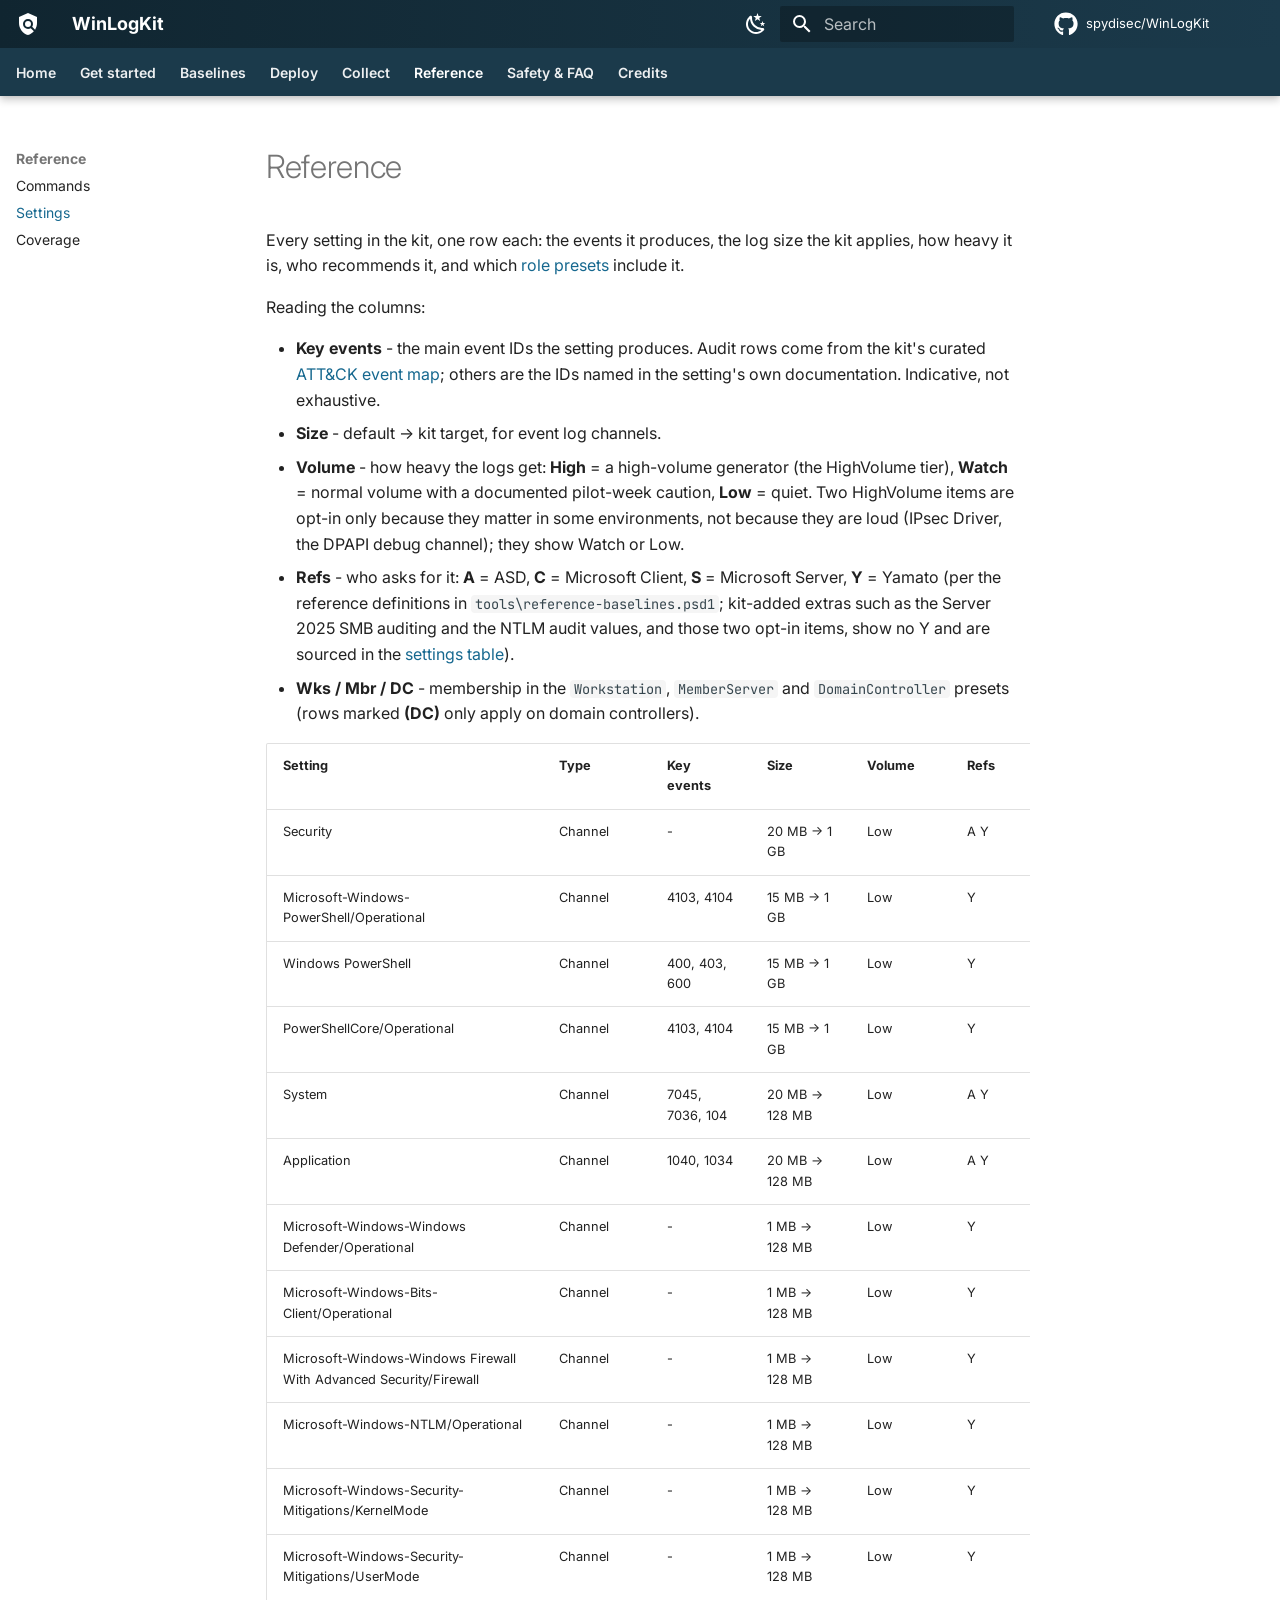
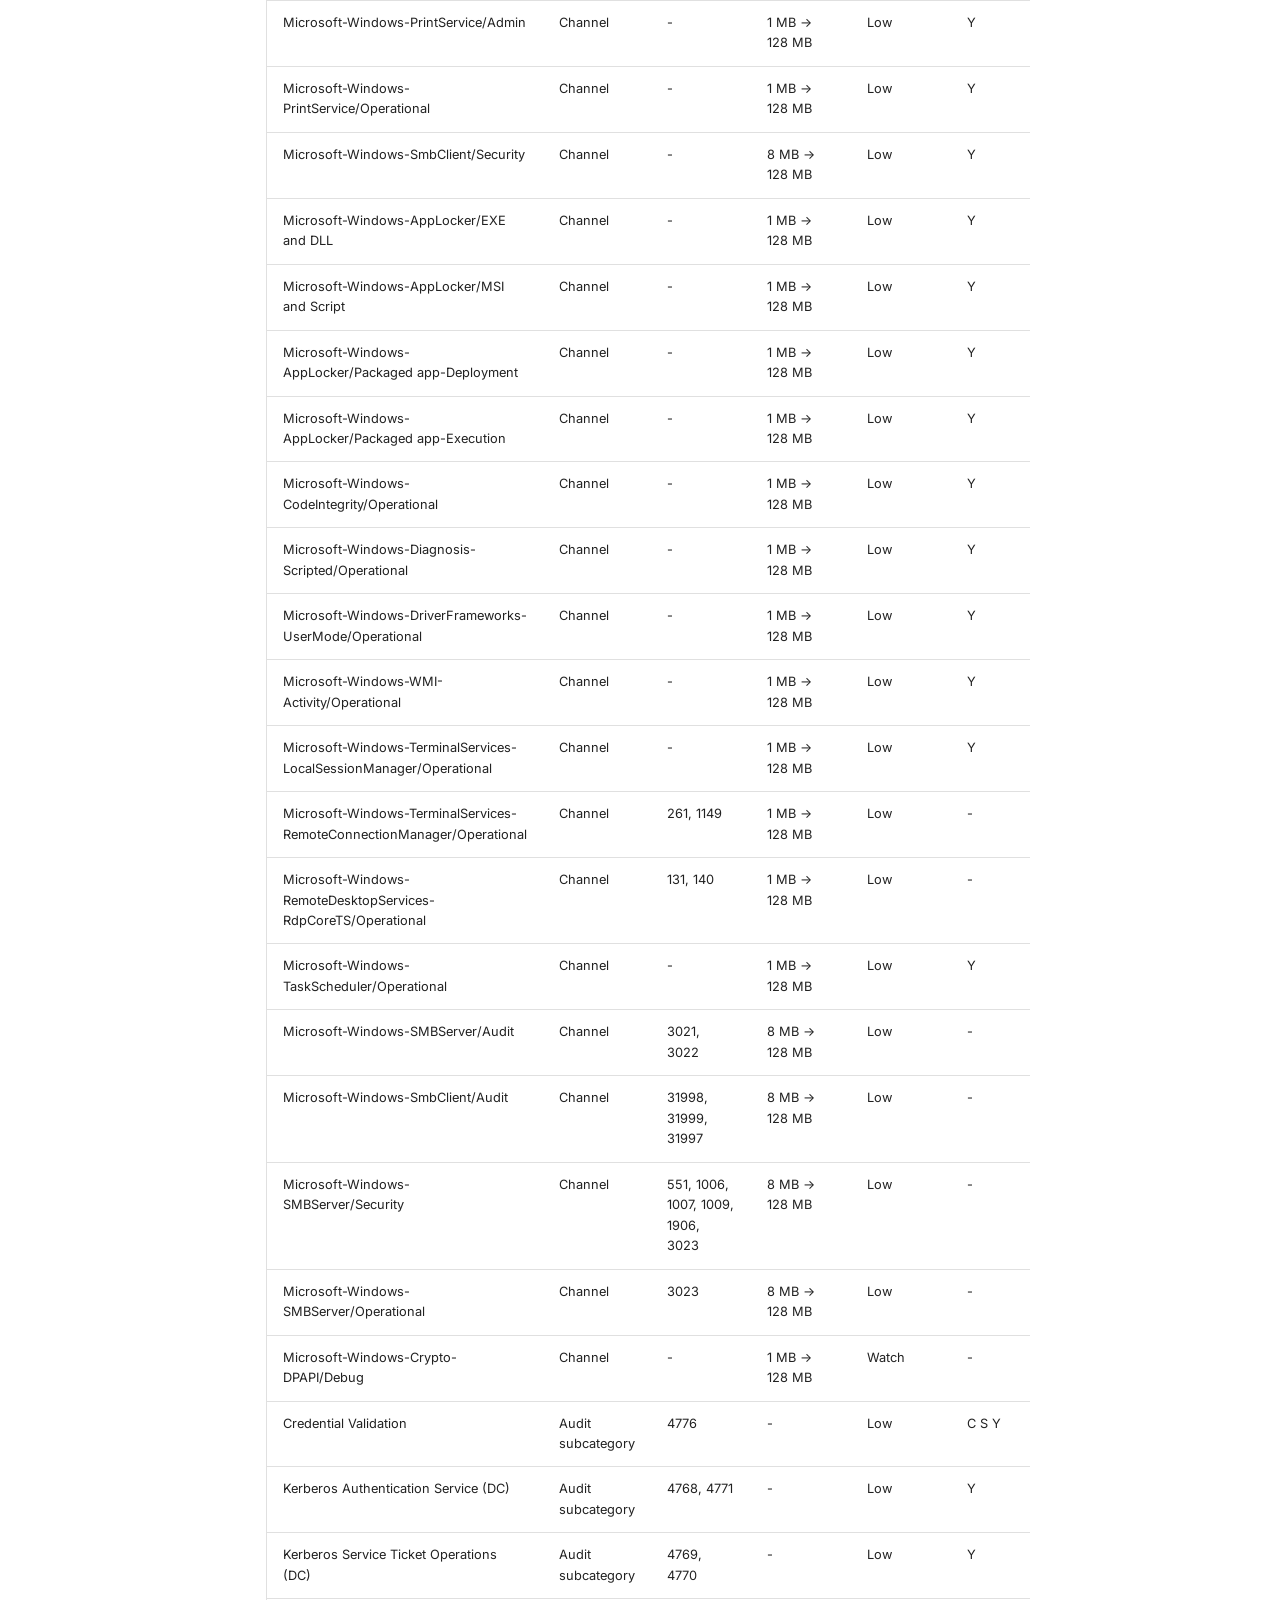
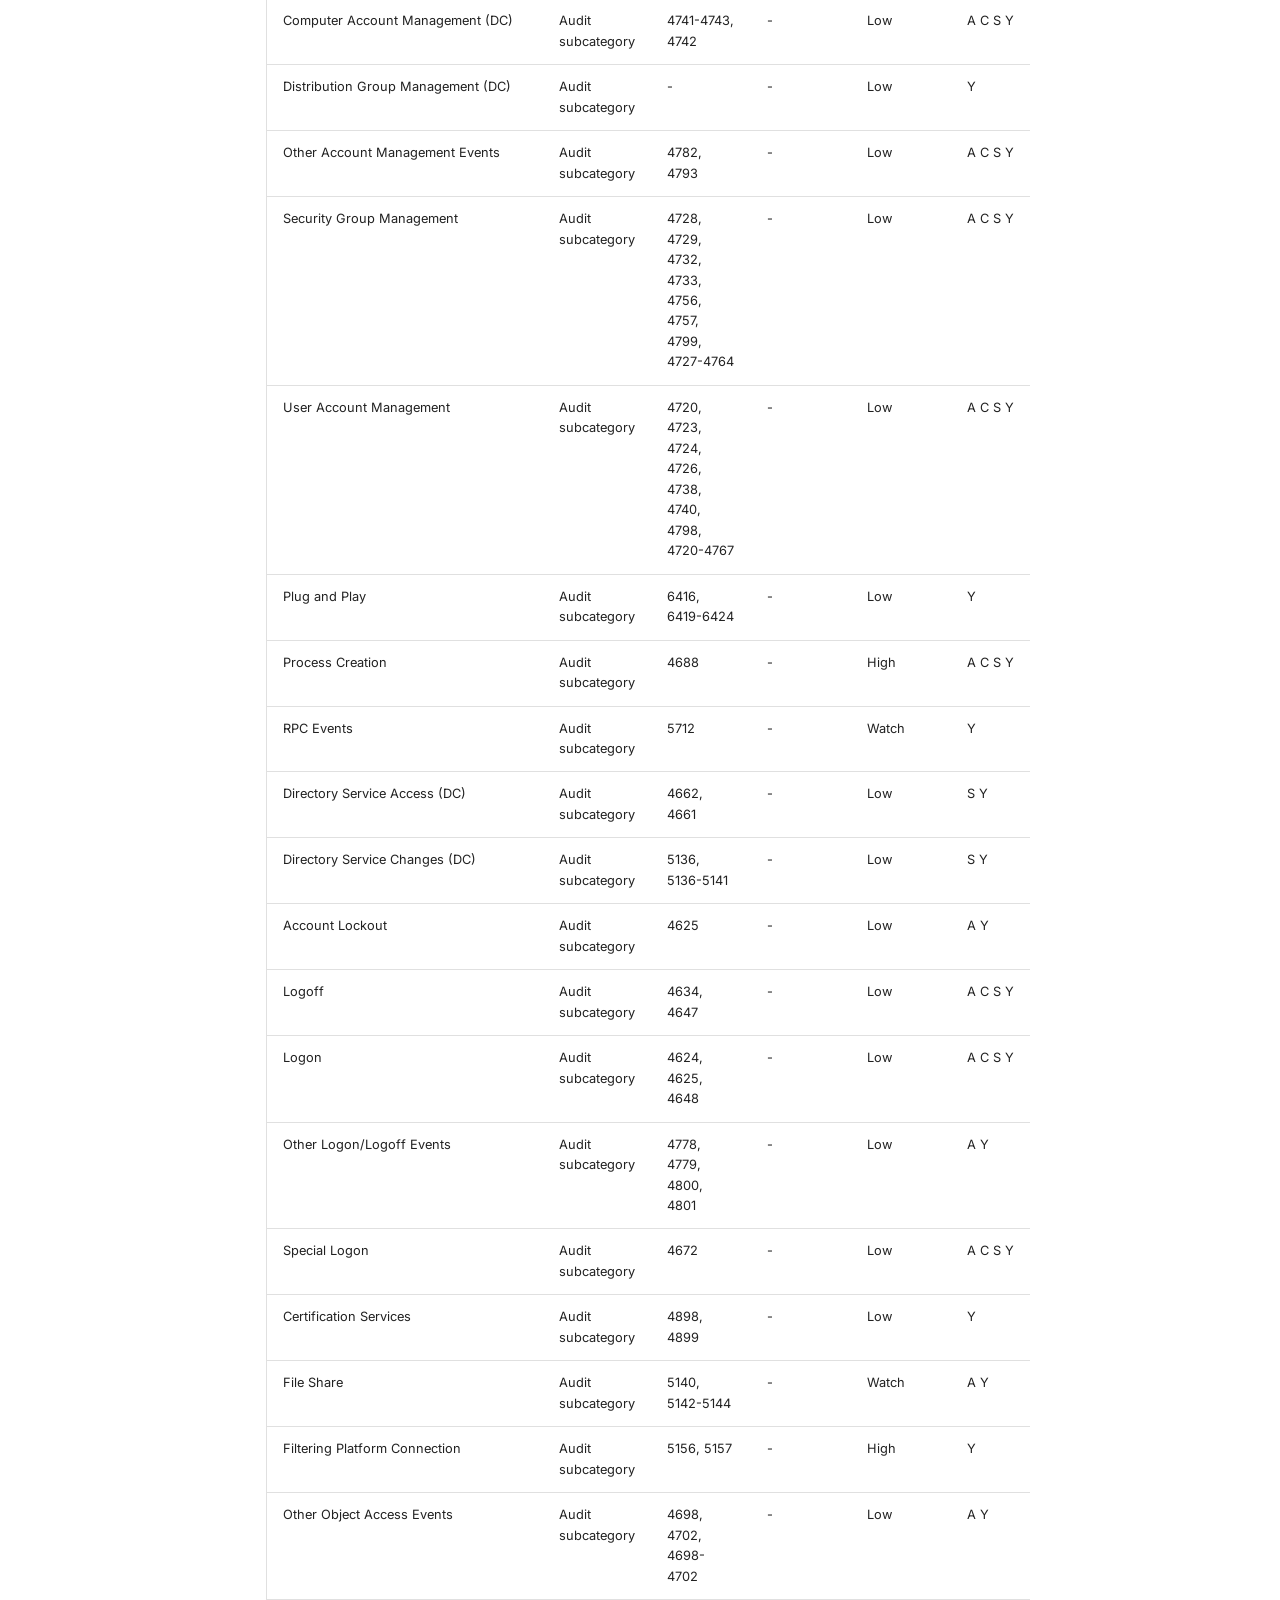
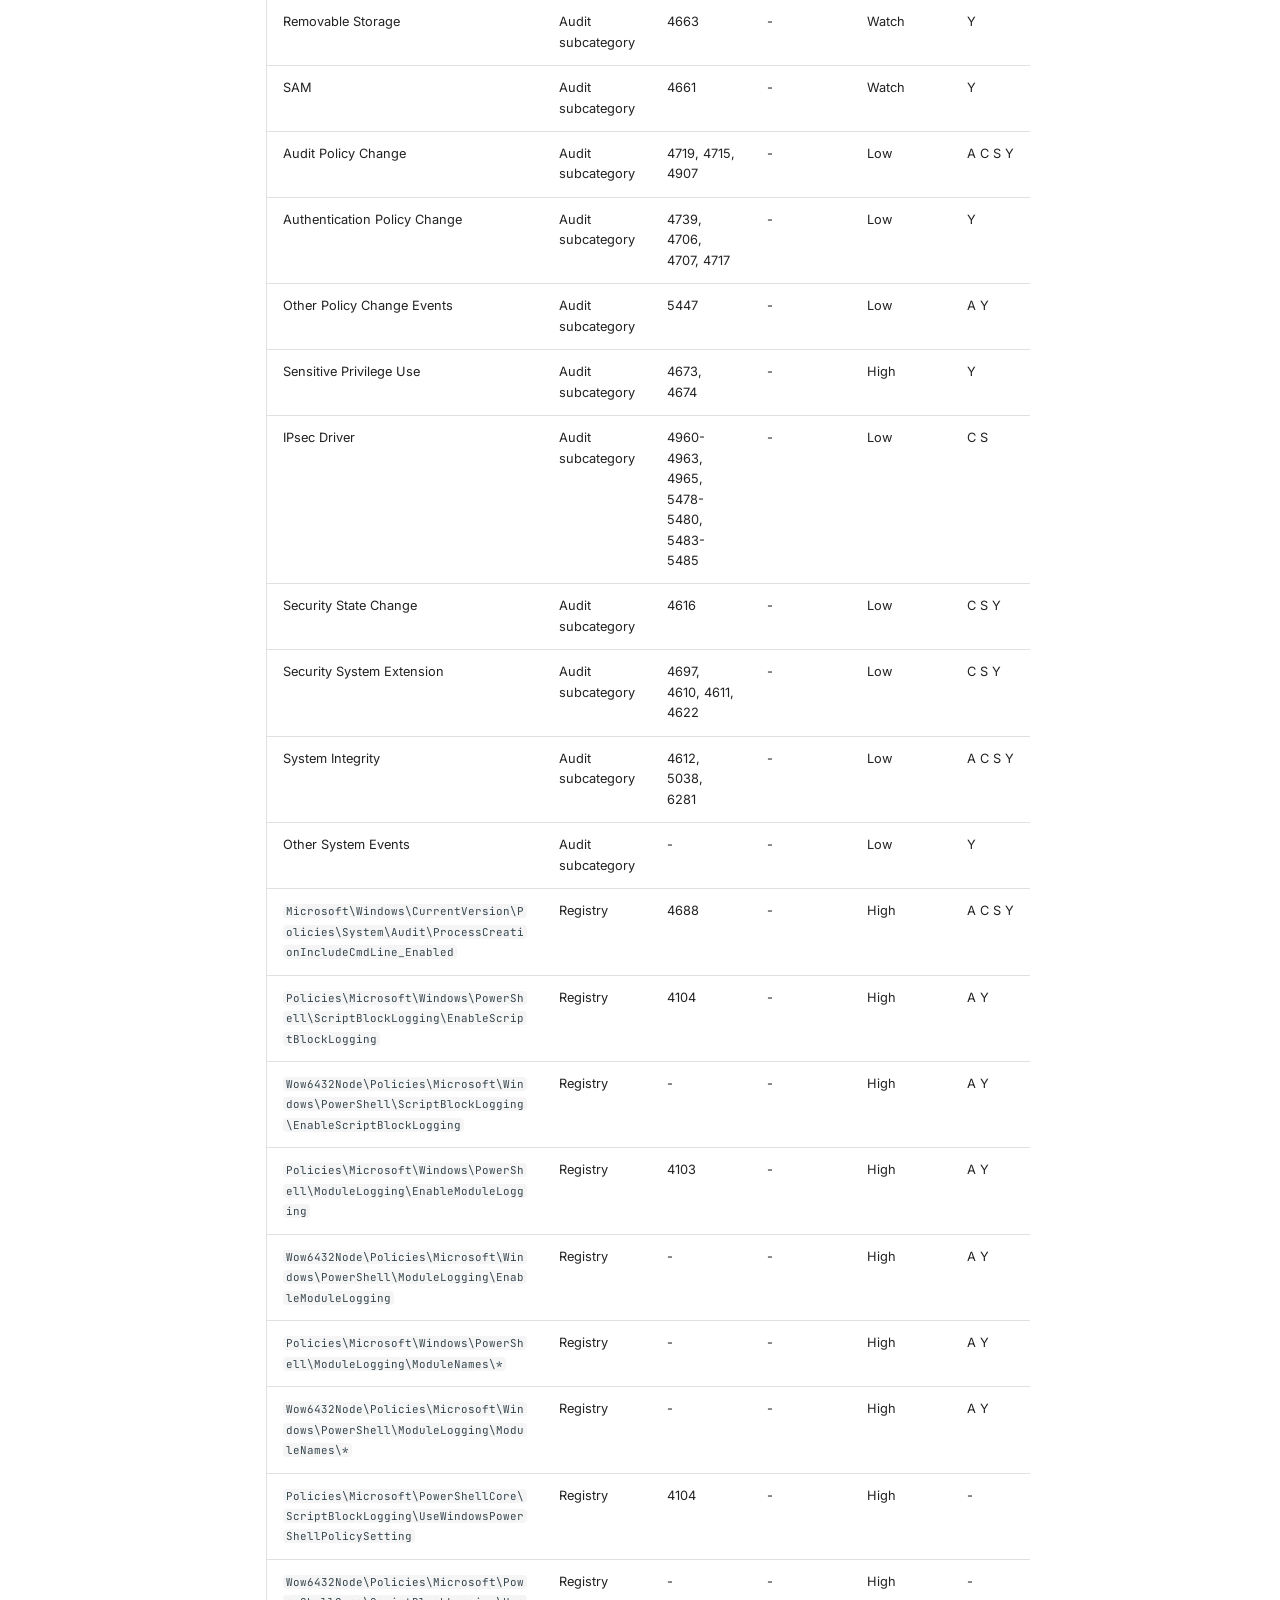
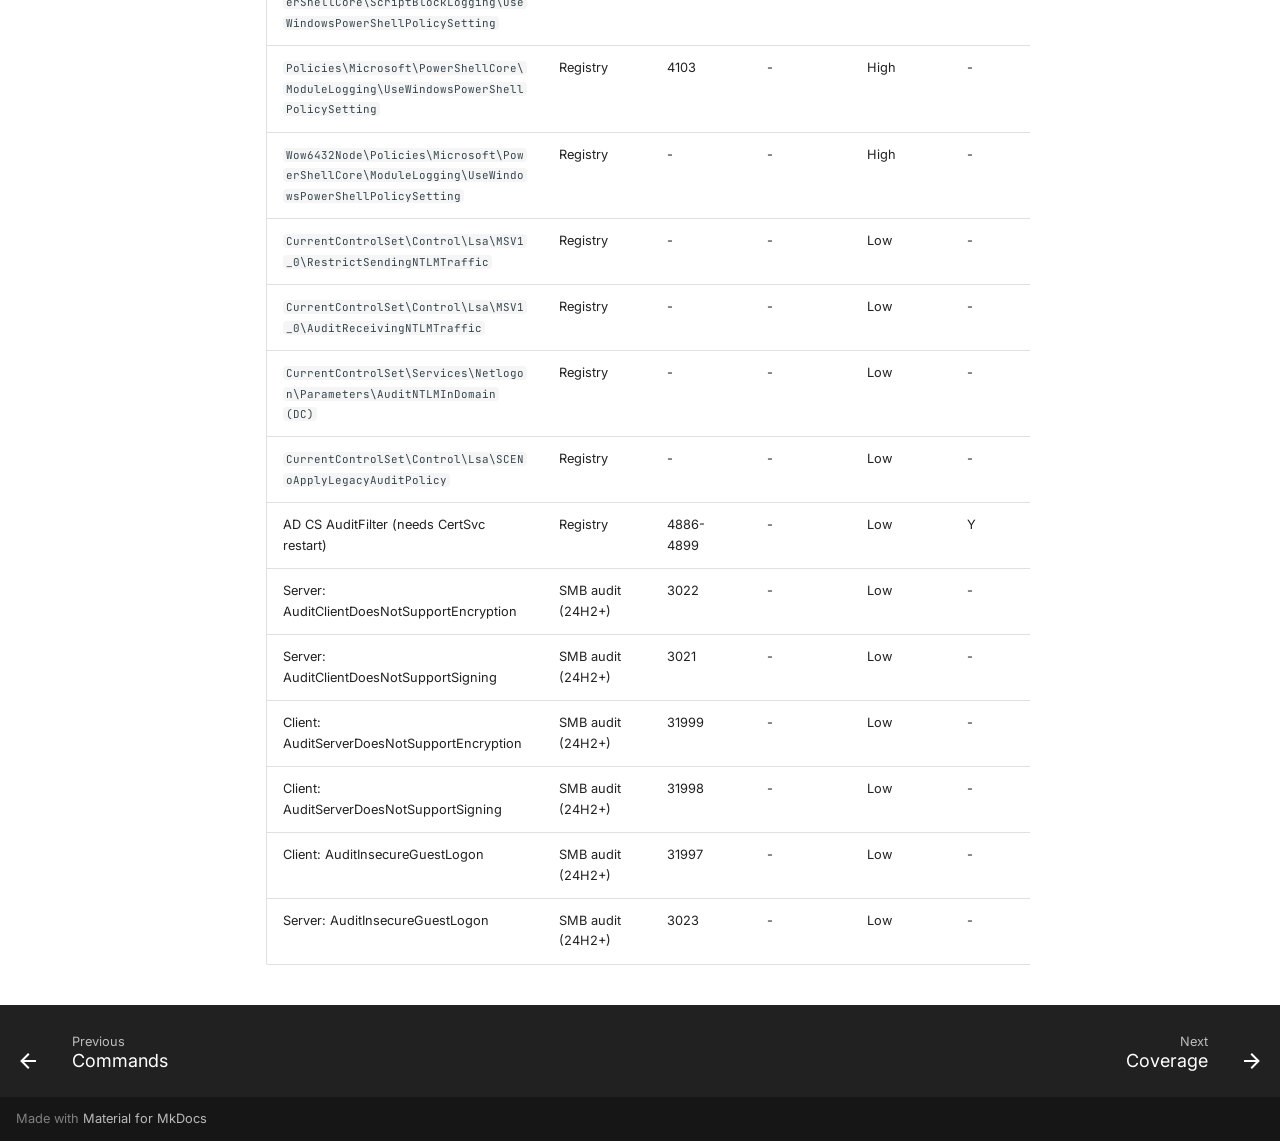
<file: reference/index.html>
<!doctype html>
<html lang="en" class="no-js">
  <head>
    
      <meta charset="utf-8">
      <meta name="viewport" content="width=device-width,initial-scale=1">
      
        <meta name="description" content="Turn on the native Windows event logging security monitoring needs, prove it is recording, and undo it. Plain PowerShell - no modules, no agents, no downloads.">
      
      
      
        <link rel="canonical" href="https://spydisec.github.io/WinLogKit/reference/">
      
      
        <link rel="prev" href="../commands/">
      
      
        <link rel="next" href="../mapping/">
      
      
        
      
      
      <link rel="icon" href="../assets/images/favicon.png">
      <meta name="generator" content="mkdocs-1.6.1, mkdocs-material-9.7.7">
    
    
      
        <title>Settings - WinLogKit</title>
      
    
    
      <link rel="stylesheet" href="../assets/stylesheets/main.ec1eaa64.min.css">
      
        
        <link rel="stylesheet" href="../assets/stylesheets/palette.ab4e12ef.min.css">
      
      


    
    
      
    
    
      
        
        
        <link rel="preconnect" href="https://fonts.gstatic.com" crossorigin>
        <link rel="stylesheet" href="https://fonts.googleapis.com/css?family=Inter:300,300i,400,400i,700,700i%7CJetBrains+Mono:400,400i,700,700i&display=fallback">
        <style>:root{--md-text-font:"Inter";--md-code-font:"JetBrains Mono"}</style>
      
    
    
      <link rel="stylesheet" href="../stylesheets/extra.css">
    
    <script>__md_scope=new URL("..",location),__md_hash=e=>[...e].reduce(((e,_)=>(e<<5)-e+_.charCodeAt(0)),0),__md_get=(e,_=localStorage,t=__md_scope)=>JSON.parse(_.getItem(t.pathname+"."+e)),__md_set=(e,_,t=localStorage,a=__md_scope)=>{try{t.setItem(a.pathname+"."+e,JSON.stringify(_))}catch(e){}}</script>
    
      

    
    
  </head>
  
  
    
    
      
    
    
    
    
    <body dir="ltr" data-md-color-scheme="default" data-md-color-primary="custom" data-md-color-accent="custom">
  
    
    <input class="md-toggle" data-md-toggle="drawer" type="checkbox" id="__drawer" autocomplete="off">
    <input class="md-toggle" data-md-toggle="search" type="checkbox" id="__search" autocomplete="off">
    <label class="md-overlay" for="__drawer"></label>
    <div data-md-component="skip">
      
        
        <a href="#reference" class="md-skip">
          Skip to content
        </a>
      
    </div>
    <div data-md-component="announce">
      
    </div>
    
    
      

  

<header class="md-header md-header--shadow md-header--lifted" data-md-component="header">
  <nav class="md-header__inner md-grid" aria-label="Header">
    <a href=".." title="WinLogKit" class="md-header__button md-logo" aria-label="WinLogKit" data-md-component="logo">
      
  
  <svg xmlns="http://www.w3.org/2000/svg" viewBox="0 0 24 24"><path d="M12 9a3 3 0 0 1 3 3 3 3 0 0 1-3 3 3 3 0 0 1-3-3 3 3 0 0 1 3-3m5.86 10.31C16.23 21.22 14.28 22.45 12 23c-2.56-.61-4.7-2.07-6.42-4.37C3.86 16.34 3 13.8 3 11V5l9-4 9 4v6c0 2.39-.64 4.61-1.92 6.67l-2.91-2.91c.52-.79.83-1.76.83-2.76a5 5 0 0 0-5-5 5 5 0 0 0-5 5 5 5 0 0 0 5 5c1 0 1.97-.31 2.76-.83z"/></svg>

    </a>
    <label class="md-header__button md-icon" for="__drawer">
      
      <svg xmlns="http://www.w3.org/2000/svg" viewBox="0 0 24 24"><path d="M3 6h18v2H3zm0 5h18v2H3zm0 5h18v2H3z"/></svg>
    </label>
    <div class="md-header__title" data-md-component="header-title">
      <div class="md-header__ellipsis">
        <div class="md-header__topic">
          <span class="md-ellipsis">
            WinLogKit
          </span>
        </div>
        <div class="md-header__topic" data-md-component="header-topic">
          <span class="md-ellipsis">
            
              Settings
            
          </span>
        </div>
      </div>
    </div>
    
      
        <form class="md-header__option" data-md-component="palette">
  
    
    
    
    <input class="md-option" data-md-color-media="(prefers-color-scheme: light)" data-md-color-scheme="default" data-md-color-primary="custom" data-md-color-accent="custom"  aria-label="Dark mode"  type="radio" name="__palette" id="__palette_0">
    
      <label class="md-header__button md-icon" title="Dark mode" for="__palette_1" hidden>
        <svg xmlns="http://www.w3.org/2000/svg" viewBox="0 0 24 24"><path d="m17.75 4.09-2.53 1.94.91 3.06-2.63-1.81-2.63 1.81.91-3.06-2.53-1.94L12.44 4l1.06-3 1.06 3zm3.5 6.91-1.64 1.25.59 1.98-1.7-1.17-1.7 1.17.59-1.98L15.75 11l2.06-.05L18.5 9l.69 1.95zm-2.28 4.95c.83-.08 1.72 1.1 1.19 1.85-.32.45-.66.87-1.08 1.27C15.17 23 8.84 23 4.94 19.07c-3.91-3.9-3.91-10.24 0-14.14.4-.4.82-.76 1.27-1.08.75-.53 1.93.36 1.85 1.19-.27 2.86.69 5.83 2.89 8.02a9.96 9.96 0 0 0 8.02 2.89m-1.64 2.02a12.08 12.08 0 0 1-7.8-3.47c-2.17-2.19-3.33-5-3.49-7.82-2.81 3.14-2.7 7.96.31 10.98 3.02 3.01 7.84 3.12 10.98.31"/></svg>
      </label>
    
  
    
    
    
    <input class="md-option" data-md-color-media="(prefers-color-scheme: dark)" data-md-color-scheme="slate" data-md-color-primary="custom" data-md-color-accent="custom"  aria-label="Light mode"  type="radio" name="__palette" id="__palette_1">
    
      <label class="md-header__button md-icon" title="Light mode" for="__palette_0" hidden>
        <svg xmlns="http://www.w3.org/2000/svg" viewBox="0 0 24 24"><path d="M12 7a5 5 0 0 1 5 5 5 5 0 0 1-5 5 5 5 0 0 1-5-5 5 5 0 0 1 5-5m0 2a3 3 0 0 0-3 3 3 3 0 0 0 3 3 3 3 0 0 0 3-3 3 3 0 0 0-3-3m0-7 2.39 3.42C13.65 5.15 12.84 5 12 5s-1.65.15-2.39.42zM3.34 7l4.16-.35A7.2 7.2 0 0 0 5.94 8.5c-.44.74-.69 1.5-.83 2.29zm.02 10 1.76-3.77a7.131 7.131 0 0 0 2.38 4.14zM20.65 7l-1.77 3.79a7.02 7.02 0 0 0-2.38-4.15zm-.01 10-4.14.36c.59-.51 1.12-1.14 1.54-1.86.42-.73.69-1.5.83-2.29zM12 22l-2.41-3.44c.74.27 1.55.44 2.41.44.82 0 1.63-.17 2.37-.44z"/></svg>
      </label>
    
  
</form>
      
    
    
      <script>var palette=__md_get("__palette");if(palette&&palette.color){if("(prefers-color-scheme)"===palette.color.media){var media=matchMedia("(prefers-color-scheme: light)"),input=document.querySelector(media.matches?"[data-md-color-media='(prefers-color-scheme: light)']":"[data-md-color-media='(prefers-color-scheme: dark)']");palette.color.media=input.getAttribute("data-md-color-media"),palette.color.scheme=input.getAttribute("data-md-color-scheme"),palette.color.primary=input.getAttribute("data-md-color-primary"),palette.color.accent=input.getAttribute("data-md-color-accent")}for(var[key,value]of Object.entries(palette.color))document.body.setAttribute("data-md-color-"+key,value)}</script>
    
    
    
      
      
        <label class="md-header__button md-icon" for="__search">
          
          <svg xmlns="http://www.w3.org/2000/svg" viewBox="0 0 24 24"><path d="M9.5 3A6.5 6.5 0 0 1 16 9.5c0 1.61-.59 3.09-1.56 4.23l.27.27h.79l5 5-1.5 1.5-5-5v-.79l-.27-.27A6.52 6.52 0 0 1 9.5 16 6.5 6.5 0 0 1 3 9.5 6.5 6.5 0 0 1 9.5 3m0 2C7 5 5 7 5 9.5S7 14 9.5 14 14 12 14 9.5 12 5 9.5 5"/></svg>
        </label>
        <div class="md-search" data-md-component="search" role="dialog">
  <label class="md-search__overlay" for="__search"></label>
  <div class="md-search__inner" role="search">
    <form class="md-search__form" name="search">
      <input type="text" class="md-search__input" name="query" aria-label="Search" placeholder="Search" autocapitalize="off" autocorrect="off" autocomplete="off" spellcheck="false" data-md-component="search-query" required>
      <label class="md-search__icon md-icon" for="__search">
        
        <svg xmlns="http://www.w3.org/2000/svg" viewBox="0 0 24 24"><path d="M9.5 3A6.5 6.5 0 0 1 16 9.5c0 1.61-.59 3.09-1.56 4.23l.27.27h.79l5 5-1.5 1.5-5-5v-.79l-.27-.27A6.52 6.52 0 0 1 9.5 16 6.5 6.5 0 0 1 3 9.5 6.5 6.5 0 0 1 9.5 3m0 2C7 5 5 7 5 9.5S7 14 9.5 14 14 12 14 9.5 12 5 9.5 5"/></svg>
        
        <svg xmlns="http://www.w3.org/2000/svg" viewBox="0 0 24 24"><path d="M20 11v2H8l5.5 5.5-1.42 1.42L4.16 12l7.92-7.92L13.5 5.5 8 11z"/></svg>
      </label>
      <nav class="md-search__options" aria-label="Search">
        
        <button type="reset" class="md-search__icon md-icon" title="Clear" aria-label="Clear" tabindex="-1">
          
          <svg xmlns="http://www.w3.org/2000/svg" viewBox="0 0 24 24"><path d="M19 6.41 17.59 5 12 10.59 6.41 5 5 6.41 10.59 12 5 17.59 6.41 19 12 13.41 17.59 19 19 17.59 13.41 12z"/></svg>
        </button>
      </nav>
      
        <div class="md-search__suggest" data-md-component="search-suggest"></div>
      
    </form>
    <div class="md-search__output">
      <div class="md-search__scrollwrap" tabindex="0" data-md-scrollfix>
        <div class="md-search-result" data-md-component="search-result">
          <div class="md-search-result__meta">
            Initializing search
          </div>
          <ol class="md-search-result__list" role="presentation"></ol>
        </div>
      </div>
    </div>
  </div>
</div>
      
    
    
      <div class="md-header__source">
        <a href="https://github.com/spydisec/WinLogKit" title="Go to repository" class="md-source" data-md-component="source">
  <div class="md-source__icon md-icon">
    
    <svg xmlns="http://www.w3.org/2000/svg" viewBox="0 0 512 512"><!--! Font Awesome Free 7.1.0 by @fontawesome - https://fontawesome.com License - https://fontawesome.com/license/free (Icons: CC BY 4.0, Fonts: SIL OFL 1.1, Code: MIT License) Copyright 2025 Fonticons, Inc.--><path d="M173.9 397.4c0 2-2.3 3.6-5.2 3.6-3.3.3-5.6-1.3-5.6-3.6 0-2 2.3-3.6 5.2-3.6 3-.3 5.6 1.3 5.6 3.6m-31.1-4.5c-.7 2 1.3 4.3 4.3 4.9 2.6 1 5.6 0 6.2-2s-1.3-4.3-4.3-5.2c-2.6-.7-5.5.3-6.2 2.3m44.2-1.7c-2.9.7-4.9 2.6-4.6 4.9.3 2 2.9 3.3 5.9 2.6 2.9-.7 4.9-2.6 4.6-4.6-.3-1.9-3-3.2-5.9-2.9M252.8 8C114.1 8 8 113.3 8 252c0 110.9 69.8 205.8 169.5 239.2 12.8 2.3 17.3-5.6 17.3-12.1 0-6.2-.3-40.4-.3-61.4 0 0-70 15-84.7-29.8 0 0-11.4-29.1-27.8-36.6 0 0-22.9-15.7 1.6-15.4 0 0 24.9 2 38.6 25.8 21.9 38.6 58.6 27.5 72.9 20.9 2.3-16 8.8-27.1 16-33.7-55.9-6.2-112.3-14.3-112.3-110.5 0-27.5 7.6-41.3 23.6-58.9-2.6-6.5-11.1-33.3 2.6-67.9 20.9-6.5 69 27 69 27 20-5.6 41.5-8.5 62.8-8.5s42.8 2.9 62.8 8.5c0 0 48.1-33.6 69-27 13.7 34.7 5.2 61.4 2.6 67.9 16 17.7 25.8 31.5 25.8 58.9 0 96.5-58.9 104.2-114.8 110.5 9.2 7.9 17 22.9 17 46.4 0 33.7-.3 75.4-.3 83.6 0 6.5 4.6 14.4 17.3 12.1C436.2 457.8 504 362.9 504 252 504 113.3 391.5 8 252.8 8M105.2 352.9c-1.3 1-1 3.3.7 5.2 1.6 1.6 3.9 2.3 5.2 1 1.3-1 1-3.3-.7-5.2-1.6-1.6-3.9-2.3-5.2-1m-10.8-8.1c-.7 1.3.3 2.9 2.3 3.9 1.6 1 3.6.7 4.3-.7.7-1.3-.3-2.9-2.3-3.9-2-.6-3.6-.3-4.3.7m32.4 35.6c-1.6 1.3-1 4.3 1.3 6.2 2.3 2.3 5.2 2.6 6.5 1 1.3-1.3.7-4.3-1.3-6.2-2.2-2.3-5.2-2.6-6.5-1m-11.4-14.7c-1.6 1-1.6 3.6 0 5.9s4.3 3.3 5.6 2.3c1.6-1.3 1.6-3.9 0-6.2-1.4-2.3-4-3.3-5.6-2"/></svg>
  </div>
  <div class="md-source__repository">
    spydisec/WinLogKit
  </div>
</a>
      </div>
    
  </nav>
  
    
      
<nav class="md-tabs" aria-label="Tabs" data-md-component="tabs">
  <div class="md-grid">
    <ul class="md-tabs__list">
      
        
  
  
  
  
    <li class="md-tabs__item">
      <a href=".." class="md-tabs__link">
        
  
  
    
  
  Home

      </a>
    </li>
  

      
        
  
  
  
  
    <li class="md-tabs__item">
      <a href="../getting-started/" class="md-tabs__link">
        
  
  
    
  
  Get started

      </a>
    </li>
  

      
        
  
  
  
  
    <li class="md-tabs__item">
      <a href="../baselines/" class="md-tabs__link">
        
  
  
    
  
  Baselines

      </a>
    </li>
  

      
        
  
  
  
  
    
    
      <li class="md-tabs__item">
        <a href="../deployment/" class="md-tabs__link">
          
  
  
  Deploy

        </a>
      </li>
    
  

      
        
  
  
  
  
    <li class="md-tabs__item">
      <a href="../wec/" class="md-tabs__link">
        
  
  
    
  
  Collect

      </a>
    </li>
  

      
        
  
  
  
    
  
  
    
    
      <li class="md-tabs__item md-tabs__item--active">
        <a href="../commands/" class="md-tabs__link">
          
  
  
  Reference

        </a>
      </li>
    
  

      
        
  
  
  
  
    <li class="md-tabs__item">
      <a href="../safety/" class="md-tabs__link">
        
  
  
    
  
  Safety & FAQ

      </a>
    </li>
  

      
        
  
  
  
  
    <li class="md-tabs__item">
      <a href="../credits/" class="md-tabs__link">
        
  
  
    
  
  Credits

      </a>
    </li>
  

      
    </ul>
  </div>
</nav>
    
  
</header>
    
    <div class="md-container" data-md-component="container">
      
      
        
      
      <main class="md-main" data-md-component="main">
        <div class="md-main__inner md-grid">
          
            
              
              <div class="md-sidebar md-sidebar--primary" data-md-component="sidebar" data-md-type="navigation" >
                <div class="md-sidebar__scrollwrap">
                  <div class="md-sidebar__inner">
                    


  


<nav class="md-nav md-nav--primary md-nav--lifted" aria-label="Navigation" data-md-level="0">
  <label class="md-nav__title" for="__drawer">
    <a href=".." title="WinLogKit" class="md-nav__button md-logo" aria-label="WinLogKit" data-md-component="logo">
      
  
  <svg xmlns="http://www.w3.org/2000/svg" viewBox="0 0 24 24"><path d="M12 9a3 3 0 0 1 3 3 3 3 0 0 1-3 3 3 3 0 0 1-3-3 3 3 0 0 1 3-3m5.86 10.31C16.23 21.22 14.28 22.45 12 23c-2.56-.61-4.7-2.07-6.42-4.37C3.86 16.34 3 13.8 3 11V5l9-4 9 4v6c0 2.39-.64 4.61-1.92 6.67l-2.91-2.91c.52-.79.83-1.76.83-2.76a5 5 0 0 0-5-5 5 5 0 0 0-5 5 5 5 0 0 0 5 5c1 0 1.97-.31 2.76-.83z"/></svg>

    </a>
    WinLogKit
  </label>
  
    <div class="md-nav__source">
      <a href="https://github.com/spydisec/WinLogKit" title="Go to repository" class="md-source" data-md-component="source">
  <div class="md-source__icon md-icon">
    
    <svg xmlns="http://www.w3.org/2000/svg" viewBox="0 0 512 512"><!--! Font Awesome Free 7.1.0 by @fontawesome - https://fontawesome.com License - https://fontawesome.com/license/free (Icons: CC BY 4.0, Fonts: SIL OFL 1.1, Code: MIT License) Copyright 2025 Fonticons, Inc.--><path d="M173.9 397.4c0 2-2.3 3.6-5.2 3.6-3.3.3-5.6-1.3-5.6-3.6 0-2 2.3-3.6 5.2-3.6 3-.3 5.6 1.3 5.6 3.6m-31.1-4.5c-.7 2 1.3 4.3 4.3 4.9 2.6 1 5.6 0 6.2-2s-1.3-4.3-4.3-5.2c-2.6-.7-5.5.3-6.2 2.3m44.2-1.7c-2.9.7-4.9 2.6-4.6 4.9.3 2 2.9 3.3 5.9 2.6 2.9-.7 4.9-2.6 4.6-4.6-.3-1.9-3-3.2-5.9-2.9M252.8 8C114.1 8 8 113.3 8 252c0 110.9 69.8 205.8 169.5 239.2 12.8 2.3 17.3-5.6 17.3-12.1 0-6.2-.3-40.4-.3-61.4 0 0-70 15-84.7-29.8 0 0-11.4-29.1-27.8-36.6 0 0-22.9-15.7 1.6-15.4 0 0 24.9 2 38.6 25.8 21.9 38.6 58.6 27.5 72.9 20.9 2.3-16 8.8-27.1 16-33.7-55.9-6.2-112.3-14.3-112.3-110.5 0-27.5 7.6-41.3 23.6-58.9-2.6-6.5-11.1-33.3 2.6-67.9 20.9-6.5 69 27 69 27 20-5.6 41.5-8.5 62.8-8.5s42.8 2.9 62.8 8.5c0 0 48.1-33.6 69-27 13.7 34.7 5.2 61.4 2.6 67.9 16 17.7 25.8 31.5 25.8 58.9 0 96.5-58.9 104.2-114.8 110.5 9.2 7.9 17 22.9 17 46.4 0 33.7-.3 75.4-.3 83.6 0 6.5 4.6 14.4 17.3 12.1C436.2 457.8 504 362.9 504 252 504 113.3 391.5 8 252.8 8M105.2 352.9c-1.3 1-1 3.3.7 5.2 1.6 1.6 3.9 2.3 5.2 1 1.3-1 1-3.3-.7-5.2-1.6-1.6-3.9-2.3-5.2-1m-10.8-8.1c-.7 1.3.3 2.9 2.3 3.9 1.6 1 3.6.7 4.3-.7.7-1.3-.3-2.9-2.3-3.9-2-.6-3.6-.3-4.3.7m32.4 35.6c-1.6 1.3-1 4.3 1.3 6.2 2.3 2.3 5.2 2.6 6.5 1 1.3-1.3.7-4.3-1.3-6.2-2.2-2.3-5.2-2.6-6.5-1m-11.4-14.7c-1.6 1-1.6 3.6 0 5.9s4.3 3.3 5.6 2.3c1.6-1.3 1.6-3.9 0-6.2-1.4-2.3-4-3.3-5.6-2"/></svg>
  </div>
  <div class="md-source__repository">
    spydisec/WinLogKit
  </div>
</a>
    </div>
  
  <ul class="md-nav__list" data-md-scrollfix>
    
      
      
  
  
  
  
    <li class="md-nav__item">
      <a href=".." class="md-nav__link">
        
  
  
  <span class="md-ellipsis">
    
  
    Home
  

    
  </span>
  
  

      </a>
    </li>
  

    
      
      
  
  
  
  
    <li class="md-nav__item">
      <a href="../getting-started/" class="md-nav__link">
        
  
  
  <span class="md-ellipsis">
    
  
    Get started
  

    
  </span>
  
  

      </a>
    </li>
  

    
      
      
  
  
  
  
    <li class="md-nav__item">
      <a href="../baselines/" class="md-nav__link">
        
  
  
  <span class="md-ellipsis">
    
  
    Baselines
  

    
  </span>
  
  

      </a>
    </li>
  

    
      
      
  
  
  
  
    
    
    
    
      
      
    
    
    <li class="md-nav__item md-nav__item--nested">
      
        
        
        <input class="md-nav__toggle md-toggle " type="checkbox" id="__nav_4" >
        
          
          <label class="md-nav__link" for="__nav_4" id="__nav_4_label" tabindex="0">
            
  
  
  <span class="md-ellipsis">
    
  
    Deploy
  

    
  </span>
  
  

            <span class="md-nav__icon md-icon"></span>
          </label>
        
        <nav class="md-nav" data-md-level="1" aria-labelledby="__nav_4_label" aria-expanded="false">
          <label class="md-nav__title" for="__nav_4">
            <span class="md-nav__icon md-icon"></span>
            
  
    Deploy
  

          </label>
          <ul class="md-nav__list" data-md-scrollfix>
            
              
                
  
  
  
  
    <li class="md-nav__item">
      <a href="../deployment/" class="md-nav__link">
        
  
  
  <span class="md-ellipsis">
    
  
    Overview
  

    
  </span>
  
  

      </a>
    </li>
  

              
            
              
                
  
  
  
  
    <li class="md-nav__item">
      <a href="../intune-csp/" class="md-nav__link">
        
  
  
  <span class="md-ellipsis">
    
  
    Intune Settings catalog
  

    
  </span>
  
  

      </a>
    </li>
  

              
            
              
                
  
  
  
  
    <li class="md-nav__item">
      <a href="../gpo-paths/" class="md-nav__link">
        
  
  
  <span class="md-ellipsis">
    
  
    Group Policy paths
  

    
  </span>
  
  

      </a>
    </li>
  

              
            
          </ul>
        </nav>
      
    </li>
  

    
      
      
  
  
  
  
    <li class="md-nav__item">
      <a href="../wec/" class="md-nav__link">
        
  
  
  <span class="md-ellipsis">
    
  
    Collect
  

    
  </span>
  
  

      </a>
    </li>
  

    
      
      
  
  
    
  
  
  
    
    
    
    
      
        
        
      
      
    
    
    <li class="md-nav__item md-nav__item--active md-nav__item--section md-nav__item--nested">
      
        
        
        <input class="md-nav__toggle md-toggle " type="checkbox" id="__nav_6" checked>
        
          
          <label class="md-nav__link" for="__nav_6" id="__nav_6_label" tabindex="">
            
  
  
  <span class="md-ellipsis">
    
  
    Reference
  

    
  </span>
  
  

            <span class="md-nav__icon md-icon"></span>
          </label>
        
        <nav class="md-nav" data-md-level="1" aria-labelledby="__nav_6_label" aria-expanded="true">
          <label class="md-nav__title" for="__nav_6">
            <span class="md-nav__icon md-icon"></span>
            
  
    Reference
  

          </label>
          <ul class="md-nav__list" data-md-scrollfix>
            
              
                
  
  
  
  
    <li class="md-nav__item">
      <a href="../commands/" class="md-nav__link">
        
  
  
  <span class="md-ellipsis">
    
  
    Commands
  

    
  </span>
  
  

      </a>
    </li>
  

              
            
              
                
  
  
    
  
  
  
    <li class="md-nav__item md-nav__item--active">
      
      <input class="md-nav__toggle md-toggle" type="checkbox" id="__toc">
      
      
        
      
      
      <a href="./" class="md-nav__link md-nav__link--active">
        
  
  
  <span class="md-ellipsis">
    
  
    Settings
  

    
  </span>
  
  

      </a>
      
    </li>
  

              
            
              
                
  
  
  
  
    <li class="md-nav__item">
      <a href="../mapping/" class="md-nav__link">
        
  
  
  <span class="md-ellipsis">
    
  
    Coverage
  

    
  </span>
  
  

      </a>
    </li>
  

              
            
          </ul>
        </nav>
      
    </li>
  

    
      
      
  
  
  
  
    <li class="md-nav__item">
      <a href="../safety/" class="md-nav__link">
        
  
  
  <span class="md-ellipsis">
    
  
    Safety & FAQ
  

    
  </span>
  
  

      </a>
    </li>
  

    
      
      
  
  
  
  
    <li class="md-nav__item">
      <a href="../credits/" class="md-nav__link">
        
  
  
  <span class="md-ellipsis">
    
  
    Credits
  

    
  </span>
  
  

      </a>
    </li>
  

    
  </ul>
</nav>
                  </div>
                </div>
              </div>
            
            
              
              <div class="md-sidebar md-sidebar--secondary" data-md-component="sidebar" data-md-type="toc" >
                <div class="md-sidebar__scrollwrap">
                  <div class="md-sidebar__inner">
                    

<nav class="md-nav md-nav--secondary" aria-label="Table of contents">
  
  
  
    
  
  
</nav>
                  </div>
                </div>
              </div>
            
          
          
            <div class="md-content" data-md-component="content">
              
              <article class="md-content__inner md-typeset">
                
                  


  
  


<h1 id="reference">Reference<a class="headerlink" href="#reference" title="Permanent link">&para;</a></h1>
<!-- GENERATED by tools\Export-ReferenceTable.ps1 - do not edit by hand.
     CI fails if this page drifts from the settings table and presets. -->

<p>Every setting in the kit, one row each: the events it produces, the log
size the kit applies, how heavy it is, who recommends it, and which
<a href="../baselines/#role-presets">role presets</a> include it.</p>
<p>Reading the columns:</p>
<ul>
<li><strong>Key events</strong> - the main event IDs the setting produces. Audit rows come
  from the kit's curated <a href="../mapping/">ATT&amp;CK event map</a>; others are the IDs
  named in the setting's own documentation. Indicative, not exhaustive.</li>
<li><strong>Size</strong> - default -&gt; kit target, for event log channels.</li>
<li><strong>Volume</strong> - how heavy the logs get: <strong>High</strong> = a high-volume generator
  (the HighVolume tier), <strong>Watch</strong> = normal volume with a documented
  pilot-week caution, <strong>Low</strong> = quiet. Two HighVolume items are opt-in only
  because they matter in some environments, not because they are loud (IPsec
  Driver, the DPAPI debug channel); they show Watch or Low.</li>
<li><strong>Refs</strong> - who asks for it: <strong>A</strong> = ASD, <strong>C</strong> = Microsoft Client,
  <strong>S</strong> = Microsoft Server, <strong>Y</strong> = Yamato (per the reference definitions in
  <code>tools\reference-baselines.psd1</code>; kit-added extras such as the Server 2025
  SMB auditing and the NTLM audit values, and those two opt-in items, show
  no Y and are sourced in the
  <a href="https://github.com/spydisec/WinLogKit/blob/main/WinLogKit.Settings.ps1">settings table</a>).</li>
<li><strong>Wks / Mbr / DC</strong> - membership in the <code>Workstation</code>, <code>MemberServer</code> and
  <code>DomainController</code> presets (rows marked <strong>(DC)</strong> only apply on domain
  controllers).</li>
</ul>
<table>
<thead>
<tr>
<th>Setting</th>
<th>Type</th>
<th>Key events</th>
<th>Size</th>
<th>Volume</th>
<th>Refs</th>
<th>Wks</th>
<th>Mbr</th>
<th>DC</th>
</tr>
</thead>
<tbody>
<tr>
<td>Security</td>
<td>Channel</td>
<td>-</td>
<td>20 MB -&gt; 1 GB</td>
<td>Low</td>
<td>A Y</td>
<td><span class="twemoji"><svg xmlns="http://www.w3.org/2000/svg" viewBox="0 0 24 24"><path d="M21 7 9 19l-5.5-5.5 1.41-1.41L9 16.17 19.59 5.59z"/></svg></span></td>
<td><span class="twemoji"><svg xmlns="http://www.w3.org/2000/svg" viewBox="0 0 24 24"><path d="M21 7 9 19l-5.5-5.5 1.41-1.41L9 16.17 19.59 5.59z"/></svg></span></td>
<td><span class="twemoji"><svg xmlns="http://www.w3.org/2000/svg" viewBox="0 0 24 24"><path d="M21 7 9 19l-5.5-5.5 1.41-1.41L9 16.17 19.59 5.59z"/></svg></span></td>
</tr>
<tr>
<td>Microsoft-Windows-PowerShell/Operational</td>
<td>Channel</td>
<td>4103, 4104</td>
<td>15 MB -&gt; 1 GB</td>
<td>Low</td>
<td>Y</td>
<td><span class="twemoji"><svg xmlns="http://www.w3.org/2000/svg" viewBox="0 0 24 24"><path d="M21 7 9 19l-5.5-5.5 1.41-1.41L9 16.17 19.59 5.59z"/></svg></span></td>
<td><span class="twemoji"><svg xmlns="http://www.w3.org/2000/svg" viewBox="0 0 24 24"><path d="M21 7 9 19l-5.5-5.5 1.41-1.41L9 16.17 19.59 5.59z"/></svg></span></td>
<td><span class="twemoji"><svg xmlns="http://www.w3.org/2000/svg" viewBox="0 0 24 24"><path d="M21 7 9 19l-5.5-5.5 1.41-1.41L9 16.17 19.59 5.59z"/></svg></span></td>
</tr>
<tr>
<td>Windows PowerShell</td>
<td>Channel</td>
<td>400, 403, 600</td>
<td>15 MB -&gt; 1 GB</td>
<td>Low</td>
<td>Y</td>
<td><span class="twemoji"><svg xmlns="http://www.w3.org/2000/svg" viewBox="0 0 24 24"><path d="M21 7 9 19l-5.5-5.5 1.41-1.41L9 16.17 19.59 5.59z"/></svg></span></td>
<td><span class="twemoji"><svg xmlns="http://www.w3.org/2000/svg" viewBox="0 0 24 24"><path d="M21 7 9 19l-5.5-5.5 1.41-1.41L9 16.17 19.59 5.59z"/></svg></span></td>
<td><span class="twemoji"><svg xmlns="http://www.w3.org/2000/svg" viewBox="0 0 24 24"><path d="M21 7 9 19l-5.5-5.5 1.41-1.41L9 16.17 19.59 5.59z"/></svg></span></td>
</tr>
<tr>
<td>PowerShellCore/Operational</td>
<td>Channel</td>
<td>4103, 4104</td>
<td>15 MB -&gt; 1 GB</td>
<td>Low</td>
<td>Y</td>
<td><span class="twemoji"><svg xmlns="http://www.w3.org/2000/svg" viewBox="0 0 24 24"><path d="M21 7 9 19l-5.5-5.5 1.41-1.41L9 16.17 19.59 5.59z"/></svg></span></td>
<td><span class="twemoji"><svg xmlns="http://www.w3.org/2000/svg" viewBox="0 0 24 24"><path d="M21 7 9 19l-5.5-5.5 1.41-1.41L9 16.17 19.59 5.59z"/></svg></span></td>
<td><span class="twemoji"><svg xmlns="http://www.w3.org/2000/svg" viewBox="0 0 24 24"><path d="M21 7 9 19l-5.5-5.5 1.41-1.41L9 16.17 19.59 5.59z"/></svg></span></td>
</tr>
<tr>
<td>System</td>
<td>Channel</td>
<td>7045, 7036, 104</td>
<td>20 MB -&gt; 128 MB</td>
<td>Low</td>
<td>A Y</td>
<td><span class="twemoji"><svg xmlns="http://www.w3.org/2000/svg" viewBox="0 0 24 24"><path d="M21 7 9 19l-5.5-5.5 1.41-1.41L9 16.17 19.59 5.59z"/></svg></span></td>
<td><span class="twemoji"><svg xmlns="http://www.w3.org/2000/svg" viewBox="0 0 24 24"><path d="M21 7 9 19l-5.5-5.5 1.41-1.41L9 16.17 19.59 5.59z"/></svg></span></td>
<td><span class="twemoji"><svg xmlns="http://www.w3.org/2000/svg" viewBox="0 0 24 24"><path d="M21 7 9 19l-5.5-5.5 1.41-1.41L9 16.17 19.59 5.59z"/></svg></span></td>
</tr>
<tr>
<td>Application</td>
<td>Channel</td>
<td>1040, 1034</td>
<td>20 MB -&gt; 128 MB</td>
<td>Low</td>
<td>A Y</td>
<td><span class="twemoji"><svg xmlns="http://www.w3.org/2000/svg" viewBox="0 0 24 24"><path d="M21 7 9 19l-5.5-5.5 1.41-1.41L9 16.17 19.59 5.59z"/></svg></span></td>
<td><span class="twemoji"><svg xmlns="http://www.w3.org/2000/svg" viewBox="0 0 24 24"><path d="M21 7 9 19l-5.5-5.5 1.41-1.41L9 16.17 19.59 5.59z"/></svg></span></td>
<td><span class="twemoji"><svg xmlns="http://www.w3.org/2000/svg" viewBox="0 0 24 24"><path d="M21 7 9 19l-5.5-5.5 1.41-1.41L9 16.17 19.59 5.59z"/></svg></span></td>
</tr>
<tr>
<td>Microsoft-Windows-Windows Defender/Operational</td>
<td>Channel</td>
<td>-</td>
<td>1 MB -&gt; 128 MB</td>
<td>Low</td>
<td>Y</td>
<td><span class="twemoji"><svg xmlns="http://www.w3.org/2000/svg" viewBox="0 0 24 24"><path d="M21 7 9 19l-5.5-5.5 1.41-1.41L9 16.17 19.59 5.59z"/></svg></span></td>
<td><span class="twemoji"><svg xmlns="http://www.w3.org/2000/svg" viewBox="0 0 24 24"><path d="M21 7 9 19l-5.5-5.5 1.41-1.41L9 16.17 19.59 5.59z"/></svg></span></td>
<td><span class="twemoji"><svg xmlns="http://www.w3.org/2000/svg" viewBox="0 0 24 24"><path d="M21 7 9 19l-5.5-5.5 1.41-1.41L9 16.17 19.59 5.59z"/></svg></span></td>
</tr>
<tr>
<td>Microsoft-Windows-Bits-Client/Operational</td>
<td>Channel</td>
<td>-</td>
<td>1 MB -&gt; 128 MB</td>
<td>Low</td>
<td>Y</td>
<td><span class="twemoji"><svg xmlns="http://www.w3.org/2000/svg" viewBox="0 0 24 24"><path d="M21 7 9 19l-5.5-5.5 1.41-1.41L9 16.17 19.59 5.59z"/></svg></span></td>
<td><span class="twemoji"><svg xmlns="http://www.w3.org/2000/svg" viewBox="0 0 24 24"><path d="M21 7 9 19l-5.5-5.5 1.41-1.41L9 16.17 19.59 5.59z"/></svg></span></td>
<td><span class="twemoji"><svg xmlns="http://www.w3.org/2000/svg" viewBox="0 0 24 24"><path d="M21 7 9 19l-5.5-5.5 1.41-1.41L9 16.17 19.59 5.59z"/></svg></span></td>
</tr>
<tr>
<td>Microsoft-Windows-Windows Firewall With Advanced Security/Firewall</td>
<td>Channel</td>
<td>-</td>
<td>1 MB -&gt; 128 MB</td>
<td>Low</td>
<td>Y</td>
<td><span class="twemoji"><svg xmlns="http://www.w3.org/2000/svg" viewBox="0 0 24 24"><path d="M21 7 9 19l-5.5-5.5 1.41-1.41L9 16.17 19.59 5.59z"/></svg></span></td>
<td><span class="twemoji"><svg xmlns="http://www.w3.org/2000/svg" viewBox="0 0 24 24"><path d="M21 7 9 19l-5.5-5.5 1.41-1.41L9 16.17 19.59 5.59z"/></svg></span></td>
<td><span class="twemoji"><svg xmlns="http://www.w3.org/2000/svg" viewBox="0 0 24 24"><path d="M21 7 9 19l-5.5-5.5 1.41-1.41L9 16.17 19.59 5.59z"/></svg></span></td>
</tr>
<tr>
<td>Microsoft-Windows-NTLM/Operational</td>
<td>Channel</td>
<td>-</td>
<td>1 MB -&gt; 128 MB</td>
<td>Low</td>
<td>Y</td>
<td><span class="twemoji"><svg xmlns="http://www.w3.org/2000/svg" viewBox="0 0 24 24"><path d="M21 7 9 19l-5.5-5.5 1.41-1.41L9 16.17 19.59 5.59z"/></svg></span></td>
<td><span class="twemoji"><svg xmlns="http://www.w3.org/2000/svg" viewBox="0 0 24 24"><path d="M21 7 9 19l-5.5-5.5 1.41-1.41L9 16.17 19.59 5.59z"/></svg></span></td>
<td><span class="twemoji"><svg xmlns="http://www.w3.org/2000/svg" viewBox="0 0 24 24"><path d="M21 7 9 19l-5.5-5.5 1.41-1.41L9 16.17 19.59 5.59z"/></svg></span></td>
</tr>
<tr>
<td>Microsoft-Windows-Security-Mitigations/KernelMode</td>
<td>Channel</td>
<td>-</td>
<td>1 MB -&gt; 128 MB</td>
<td>Low</td>
<td>Y</td>
<td><span class="twemoji"><svg xmlns="http://www.w3.org/2000/svg" viewBox="0 0 24 24"><path d="M21 7 9 19l-5.5-5.5 1.41-1.41L9 16.17 19.59 5.59z"/></svg></span></td>
<td><span class="twemoji"><svg xmlns="http://www.w3.org/2000/svg" viewBox="0 0 24 24"><path d="M21 7 9 19l-5.5-5.5 1.41-1.41L9 16.17 19.59 5.59z"/></svg></span></td>
<td><span class="twemoji"><svg xmlns="http://www.w3.org/2000/svg" viewBox="0 0 24 24"><path d="M21 7 9 19l-5.5-5.5 1.41-1.41L9 16.17 19.59 5.59z"/></svg></span></td>
</tr>
<tr>
<td>Microsoft-Windows-Security-Mitigations/UserMode</td>
<td>Channel</td>
<td>-</td>
<td>1 MB -&gt; 128 MB</td>
<td>Low</td>
<td>Y</td>
<td><span class="twemoji"><svg xmlns="http://www.w3.org/2000/svg" viewBox="0 0 24 24"><path d="M21 7 9 19l-5.5-5.5 1.41-1.41L9 16.17 19.59 5.59z"/></svg></span></td>
<td><span class="twemoji"><svg xmlns="http://www.w3.org/2000/svg" viewBox="0 0 24 24"><path d="M21 7 9 19l-5.5-5.5 1.41-1.41L9 16.17 19.59 5.59z"/></svg></span></td>
<td><span class="twemoji"><svg xmlns="http://www.w3.org/2000/svg" viewBox="0 0 24 24"><path d="M21 7 9 19l-5.5-5.5 1.41-1.41L9 16.17 19.59 5.59z"/></svg></span></td>
</tr>
<tr>
<td>Microsoft-Windows-PrintService/Admin</td>
<td>Channel</td>
<td>-</td>
<td>1 MB -&gt; 128 MB</td>
<td>Low</td>
<td>Y</td>
<td><span class="twemoji"><svg xmlns="http://www.w3.org/2000/svg" viewBox="0 0 24 24"><path d="M21 7 9 19l-5.5-5.5 1.41-1.41L9 16.17 19.59 5.59z"/></svg></span></td>
<td><span class="twemoji"><svg xmlns="http://www.w3.org/2000/svg" viewBox="0 0 24 24"><path d="M21 7 9 19l-5.5-5.5 1.41-1.41L9 16.17 19.59 5.59z"/></svg></span></td>
<td><span class="twemoji"><svg xmlns="http://www.w3.org/2000/svg" viewBox="0 0 24 24"><path d="M21 7 9 19l-5.5-5.5 1.41-1.41L9 16.17 19.59 5.59z"/></svg></span></td>
</tr>
<tr>
<td>Microsoft-Windows-PrintService/Operational</td>
<td>Channel</td>
<td>-</td>
<td>1 MB -&gt; 128 MB</td>
<td>Low</td>
<td>Y</td>
<td><span class="twemoji"><svg xmlns="http://www.w3.org/2000/svg" viewBox="0 0 24 24"><path d="M21 7 9 19l-5.5-5.5 1.41-1.41L9 16.17 19.59 5.59z"/></svg></span></td>
<td><span class="twemoji"><svg xmlns="http://www.w3.org/2000/svg" viewBox="0 0 24 24"><path d="M21 7 9 19l-5.5-5.5 1.41-1.41L9 16.17 19.59 5.59z"/></svg></span></td>
<td><span class="twemoji"><svg xmlns="http://www.w3.org/2000/svg" viewBox="0 0 24 24"><path d="M21 7 9 19l-5.5-5.5 1.41-1.41L9 16.17 19.59 5.59z"/></svg></span></td>
</tr>
<tr>
<td>Microsoft-Windows-SmbClient/Security</td>
<td>Channel</td>
<td>-</td>
<td>8 MB -&gt; 128 MB</td>
<td>Low</td>
<td>Y</td>
<td><span class="twemoji"><svg xmlns="http://www.w3.org/2000/svg" viewBox="0 0 24 24"><path d="M21 7 9 19l-5.5-5.5 1.41-1.41L9 16.17 19.59 5.59z"/></svg></span></td>
<td><span class="twemoji"><svg xmlns="http://www.w3.org/2000/svg" viewBox="0 0 24 24"><path d="M21 7 9 19l-5.5-5.5 1.41-1.41L9 16.17 19.59 5.59z"/></svg></span></td>
<td><span class="twemoji"><svg xmlns="http://www.w3.org/2000/svg" viewBox="0 0 24 24"><path d="M21 7 9 19l-5.5-5.5 1.41-1.41L9 16.17 19.59 5.59z"/></svg></span></td>
</tr>
<tr>
<td>Microsoft-Windows-AppLocker/EXE and DLL</td>
<td>Channel</td>
<td>-</td>
<td>1 MB -&gt; 128 MB</td>
<td>Low</td>
<td>Y</td>
<td><span class="twemoji"><svg xmlns="http://www.w3.org/2000/svg" viewBox="0 0 24 24"><path d="M21 7 9 19l-5.5-5.5 1.41-1.41L9 16.17 19.59 5.59z"/></svg></span></td>
<td><span class="twemoji"><svg xmlns="http://www.w3.org/2000/svg" viewBox="0 0 24 24"><path d="M21 7 9 19l-5.5-5.5 1.41-1.41L9 16.17 19.59 5.59z"/></svg></span></td>
<td><span class="twemoji"><svg xmlns="http://www.w3.org/2000/svg" viewBox="0 0 24 24"><path d="M21 7 9 19l-5.5-5.5 1.41-1.41L9 16.17 19.59 5.59z"/></svg></span></td>
</tr>
<tr>
<td>Microsoft-Windows-AppLocker/MSI and Script</td>
<td>Channel</td>
<td>-</td>
<td>1 MB -&gt; 128 MB</td>
<td>Low</td>
<td>Y</td>
<td><span class="twemoji"><svg xmlns="http://www.w3.org/2000/svg" viewBox="0 0 24 24"><path d="M21 7 9 19l-5.5-5.5 1.41-1.41L9 16.17 19.59 5.59z"/></svg></span></td>
<td><span class="twemoji"><svg xmlns="http://www.w3.org/2000/svg" viewBox="0 0 24 24"><path d="M21 7 9 19l-5.5-5.5 1.41-1.41L9 16.17 19.59 5.59z"/></svg></span></td>
<td><span class="twemoji"><svg xmlns="http://www.w3.org/2000/svg" viewBox="0 0 24 24"><path d="M21 7 9 19l-5.5-5.5 1.41-1.41L9 16.17 19.59 5.59z"/></svg></span></td>
</tr>
<tr>
<td>Microsoft-Windows-AppLocker/Packaged app-Deployment</td>
<td>Channel</td>
<td>-</td>
<td>1 MB -&gt; 128 MB</td>
<td>Low</td>
<td>Y</td>
<td><span class="twemoji"><svg xmlns="http://www.w3.org/2000/svg" viewBox="0 0 24 24"><path d="M21 7 9 19l-5.5-5.5 1.41-1.41L9 16.17 19.59 5.59z"/></svg></span></td>
<td><span class="twemoji"><svg xmlns="http://www.w3.org/2000/svg" viewBox="0 0 24 24"><path d="M21 7 9 19l-5.5-5.5 1.41-1.41L9 16.17 19.59 5.59z"/></svg></span></td>
<td><span class="twemoji"><svg xmlns="http://www.w3.org/2000/svg" viewBox="0 0 24 24"><path d="M21 7 9 19l-5.5-5.5 1.41-1.41L9 16.17 19.59 5.59z"/></svg></span></td>
</tr>
<tr>
<td>Microsoft-Windows-AppLocker/Packaged app-Execution</td>
<td>Channel</td>
<td>-</td>
<td>1 MB -&gt; 128 MB</td>
<td>Low</td>
<td>Y</td>
<td><span class="twemoji"><svg xmlns="http://www.w3.org/2000/svg" viewBox="0 0 24 24"><path d="M21 7 9 19l-5.5-5.5 1.41-1.41L9 16.17 19.59 5.59z"/></svg></span></td>
<td><span class="twemoji"><svg xmlns="http://www.w3.org/2000/svg" viewBox="0 0 24 24"><path d="M21 7 9 19l-5.5-5.5 1.41-1.41L9 16.17 19.59 5.59z"/></svg></span></td>
<td><span class="twemoji"><svg xmlns="http://www.w3.org/2000/svg" viewBox="0 0 24 24"><path d="M21 7 9 19l-5.5-5.5 1.41-1.41L9 16.17 19.59 5.59z"/></svg></span></td>
</tr>
<tr>
<td>Microsoft-Windows-CodeIntegrity/Operational</td>
<td>Channel</td>
<td>-</td>
<td>1 MB -&gt; 128 MB</td>
<td>Low</td>
<td>Y</td>
<td><span class="twemoji"><svg xmlns="http://www.w3.org/2000/svg" viewBox="0 0 24 24"><path d="M21 7 9 19l-5.5-5.5 1.41-1.41L9 16.17 19.59 5.59z"/></svg></span></td>
<td><span class="twemoji"><svg xmlns="http://www.w3.org/2000/svg" viewBox="0 0 24 24"><path d="M21 7 9 19l-5.5-5.5 1.41-1.41L9 16.17 19.59 5.59z"/></svg></span></td>
<td><span class="twemoji"><svg xmlns="http://www.w3.org/2000/svg" viewBox="0 0 24 24"><path d="M21 7 9 19l-5.5-5.5 1.41-1.41L9 16.17 19.59 5.59z"/></svg></span></td>
</tr>
<tr>
<td>Microsoft-Windows-Diagnosis-Scripted/Operational</td>
<td>Channel</td>
<td>-</td>
<td>1 MB -&gt; 128 MB</td>
<td>Low</td>
<td>Y</td>
<td><span class="twemoji"><svg xmlns="http://www.w3.org/2000/svg" viewBox="0 0 24 24"><path d="M21 7 9 19l-5.5-5.5 1.41-1.41L9 16.17 19.59 5.59z"/></svg></span></td>
<td><span class="twemoji"><svg xmlns="http://www.w3.org/2000/svg" viewBox="0 0 24 24"><path d="M21 7 9 19l-5.5-5.5 1.41-1.41L9 16.17 19.59 5.59z"/></svg></span></td>
<td><span class="twemoji"><svg xmlns="http://www.w3.org/2000/svg" viewBox="0 0 24 24"><path d="M21 7 9 19l-5.5-5.5 1.41-1.41L9 16.17 19.59 5.59z"/></svg></span></td>
</tr>
<tr>
<td>Microsoft-Windows-DriverFrameworks-UserMode/Operational</td>
<td>Channel</td>
<td>-</td>
<td>1 MB -&gt; 128 MB</td>
<td>Low</td>
<td>Y</td>
<td><span class="twemoji"><svg xmlns="http://www.w3.org/2000/svg" viewBox="0 0 24 24"><path d="M21 7 9 19l-5.5-5.5 1.41-1.41L9 16.17 19.59 5.59z"/></svg></span></td>
<td><span class="twemoji"><svg xmlns="http://www.w3.org/2000/svg" viewBox="0 0 24 24"><path d="M21 7 9 19l-5.5-5.5 1.41-1.41L9 16.17 19.59 5.59z"/></svg></span></td>
<td><span class="twemoji"><svg xmlns="http://www.w3.org/2000/svg" viewBox="0 0 24 24"><path d="M21 7 9 19l-5.5-5.5 1.41-1.41L9 16.17 19.59 5.59z"/></svg></span></td>
</tr>
<tr>
<td>Microsoft-Windows-WMI-Activity/Operational</td>
<td>Channel</td>
<td>-</td>
<td>1 MB -&gt; 128 MB</td>
<td>Low</td>
<td>Y</td>
<td><span class="twemoji"><svg xmlns="http://www.w3.org/2000/svg" viewBox="0 0 24 24"><path d="M21 7 9 19l-5.5-5.5 1.41-1.41L9 16.17 19.59 5.59z"/></svg></span></td>
<td><span class="twemoji"><svg xmlns="http://www.w3.org/2000/svg" viewBox="0 0 24 24"><path d="M21 7 9 19l-5.5-5.5 1.41-1.41L9 16.17 19.59 5.59z"/></svg></span></td>
<td><span class="twemoji"><svg xmlns="http://www.w3.org/2000/svg" viewBox="0 0 24 24"><path d="M21 7 9 19l-5.5-5.5 1.41-1.41L9 16.17 19.59 5.59z"/></svg></span></td>
</tr>
<tr>
<td>Microsoft-Windows-TerminalServices-LocalSessionManager/Operational</td>
<td>Channel</td>
<td>-</td>
<td>1 MB -&gt; 128 MB</td>
<td>Low</td>
<td>Y</td>
<td><span class="twemoji"><svg xmlns="http://www.w3.org/2000/svg" viewBox="0 0 24 24"><path d="M21 7 9 19l-5.5-5.5 1.41-1.41L9 16.17 19.59 5.59z"/></svg></span></td>
<td><span class="twemoji"><svg xmlns="http://www.w3.org/2000/svg" viewBox="0 0 24 24"><path d="M21 7 9 19l-5.5-5.5 1.41-1.41L9 16.17 19.59 5.59z"/></svg></span></td>
<td><span class="twemoji"><svg xmlns="http://www.w3.org/2000/svg" viewBox="0 0 24 24"><path d="M21 7 9 19l-5.5-5.5 1.41-1.41L9 16.17 19.59 5.59z"/></svg></span></td>
</tr>
<tr>
<td>Microsoft-Windows-TerminalServices-RemoteConnectionManager/Operational</td>
<td>Channel</td>
<td>261, 1149</td>
<td>1 MB -&gt; 128 MB</td>
<td>Low</td>
<td>-</td>
<td><span class="twemoji"><svg xmlns="http://www.w3.org/2000/svg" viewBox="0 0 24 24"><path d="M21 7 9 19l-5.5-5.5 1.41-1.41L9 16.17 19.59 5.59z"/></svg></span></td>
<td><span class="twemoji"><svg xmlns="http://www.w3.org/2000/svg" viewBox="0 0 24 24"><path d="M21 7 9 19l-5.5-5.5 1.41-1.41L9 16.17 19.59 5.59z"/></svg></span></td>
<td><span class="twemoji"><svg xmlns="http://www.w3.org/2000/svg" viewBox="0 0 24 24"><path d="M21 7 9 19l-5.5-5.5 1.41-1.41L9 16.17 19.59 5.59z"/></svg></span></td>
</tr>
<tr>
<td>Microsoft-Windows-RemoteDesktopServices-RdpCoreTS/Operational</td>
<td>Channel</td>
<td>131, 140</td>
<td>1 MB -&gt; 128 MB</td>
<td>Low</td>
<td>-</td>
<td><span class="twemoji"><svg xmlns="http://www.w3.org/2000/svg" viewBox="0 0 24 24"><path d="M21 7 9 19l-5.5-5.5 1.41-1.41L9 16.17 19.59 5.59z"/></svg></span></td>
<td><span class="twemoji"><svg xmlns="http://www.w3.org/2000/svg" viewBox="0 0 24 24"><path d="M21 7 9 19l-5.5-5.5 1.41-1.41L9 16.17 19.59 5.59z"/></svg></span></td>
<td><span class="twemoji"><svg xmlns="http://www.w3.org/2000/svg" viewBox="0 0 24 24"><path d="M21 7 9 19l-5.5-5.5 1.41-1.41L9 16.17 19.59 5.59z"/></svg></span></td>
</tr>
<tr>
<td>Microsoft-Windows-TaskScheduler/Operational</td>
<td>Channel</td>
<td>-</td>
<td>1 MB -&gt; 128 MB</td>
<td>Low</td>
<td>Y</td>
<td><span class="twemoji"><svg xmlns="http://www.w3.org/2000/svg" viewBox="0 0 24 24"><path d="M21 7 9 19l-5.5-5.5 1.41-1.41L9 16.17 19.59 5.59z"/></svg></span></td>
<td><span class="twemoji"><svg xmlns="http://www.w3.org/2000/svg" viewBox="0 0 24 24"><path d="M21 7 9 19l-5.5-5.5 1.41-1.41L9 16.17 19.59 5.59z"/></svg></span></td>
<td><span class="twemoji"><svg xmlns="http://www.w3.org/2000/svg" viewBox="0 0 24 24"><path d="M21 7 9 19l-5.5-5.5 1.41-1.41L9 16.17 19.59 5.59z"/></svg></span></td>
</tr>
<tr>
<td>Microsoft-Windows-SMBServer/Audit</td>
<td>Channel</td>
<td>3021, 3022</td>
<td>8 MB -&gt; 128 MB</td>
<td>Low</td>
<td>-</td>
<td><span class="twemoji"><svg xmlns="http://www.w3.org/2000/svg" viewBox="0 0 24 24"><path d="M21 7 9 19l-5.5-5.5 1.41-1.41L9 16.17 19.59 5.59z"/></svg></span></td>
<td><span class="twemoji"><svg xmlns="http://www.w3.org/2000/svg" viewBox="0 0 24 24"><path d="M21 7 9 19l-5.5-5.5 1.41-1.41L9 16.17 19.59 5.59z"/></svg></span></td>
<td><span class="twemoji"><svg xmlns="http://www.w3.org/2000/svg" viewBox="0 0 24 24"><path d="M21 7 9 19l-5.5-5.5 1.41-1.41L9 16.17 19.59 5.59z"/></svg></span></td>
</tr>
<tr>
<td>Microsoft-Windows-SmbClient/Audit</td>
<td>Channel</td>
<td>31998, 31999, 31997</td>
<td>8 MB -&gt; 128 MB</td>
<td>Low</td>
<td>-</td>
<td><span class="twemoji"><svg xmlns="http://www.w3.org/2000/svg" viewBox="0 0 24 24"><path d="M21 7 9 19l-5.5-5.5 1.41-1.41L9 16.17 19.59 5.59z"/></svg></span></td>
<td><span class="twemoji"><svg xmlns="http://www.w3.org/2000/svg" viewBox="0 0 24 24"><path d="M21 7 9 19l-5.5-5.5 1.41-1.41L9 16.17 19.59 5.59z"/></svg></span></td>
<td><span class="twemoji"><svg xmlns="http://www.w3.org/2000/svg" viewBox="0 0 24 24"><path d="M21 7 9 19l-5.5-5.5 1.41-1.41L9 16.17 19.59 5.59z"/></svg></span></td>
</tr>
<tr>
<td>Microsoft-Windows-SMBServer/Security</td>
<td>Channel</td>
<td>551, 1006, 1007, 1009, 1906, 3023</td>
<td>8 MB -&gt; 128 MB</td>
<td>Low</td>
<td>-</td>
<td><span class="twemoji"><svg xmlns="http://www.w3.org/2000/svg" viewBox="0 0 24 24"><path d="M21 7 9 19l-5.5-5.5 1.41-1.41L9 16.17 19.59 5.59z"/></svg></span></td>
<td><span class="twemoji"><svg xmlns="http://www.w3.org/2000/svg" viewBox="0 0 24 24"><path d="M21 7 9 19l-5.5-5.5 1.41-1.41L9 16.17 19.59 5.59z"/></svg></span></td>
<td><span class="twemoji"><svg xmlns="http://www.w3.org/2000/svg" viewBox="0 0 24 24"><path d="M21 7 9 19l-5.5-5.5 1.41-1.41L9 16.17 19.59 5.59z"/></svg></span></td>
</tr>
<tr>
<td>Microsoft-Windows-SMBServer/Operational</td>
<td>Channel</td>
<td>3023</td>
<td>8 MB -&gt; 128 MB</td>
<td>Low</td>
<td>-</td>
<td><span class="twemoji"><svg xmlns="http://www.w3.org/2000/svg" viewBox="0 0 24 24"><path d="M21 7 9 19l-5.5-5.5 1.41-1.41L9 16.17 19.59 5.59z"/></svg></span></td>
<td><span class="twemoji"><svg xmlns="http://www.w3.org/2000/svg" viewBox="0 0 24 24"><path d="M21 7 9 19l-5.5-5.5 1.41-1.41L9 16.17 19.59 5.59z"/></svg></span></td>
<td><span class="twemoji"><svg xmlns="http://www.w3.org/2000/svg" viewBox="0 0 24 24"><path d="M21 7 9 19l-5.5-5.5 1.41-1.41L9 16.17 19.59 5.59z"/></svg></span></td>
</tr>
<tr>
<td>Microsoft-Windows-Crypto-DPAPI/Debug</td>
<td>Channel</td>
<td>-</td>
<td>1 MB -&gt; 128 MB</td>
<td>Watch</td>
<td>-</td>
<td>-</td>
<td>-</td>
<td>-</td>
</tr>
<tr>
<td>Credential Validation</td>
<td>Audit subcategory</td>
<td>4776</td>
<td>-</td>
<td>Low</td>
<td>C S Y</td>
<td><span class="twemoji"><svg xmlns="http://www.w3.org/2000/svg" viewBox="0 0 24 24"><path d="M21 7 9 19l-5.5-5.5 1.41-1.41L9 16.17 19.59 5.59z"/></svg></span></td>
<td><span class="twemoji"><svg xmlns="http://www.w3.org/2000/svg" viewBox="0 0 24 24"><path d="M21 7 9 19l-5.5-5.5 1.41-1.41L9 16.17 19.59 5.59z"/></svg></span></td>
<td><span class="twemoji"><svg xmlns="http://www.w3.org/2000/svg" viewBox="0 0 24 24"><path d="M21 7 9 19l-5.5-5.5 1.41-1.41L9 16.17 19.59 5.59z"/></svg></span></td>
</tr>
<tr>
<td>Kerberos Authentication Service (DC)</td>
<td>Audit subcategory</td>
<td>4768, 4771</td>
<td>-</td>
<td>Low</td>
<td>Y</td>
<td>-</td>
<td>-</td>
<td><span class="twemoji"><svg xmlns="http://www.w3.org/2000/svg" viewBox="0 0 24 24"><path d="M21 7 9 19l-5.5-5.5 1.41-1.41L9 16.17 19.59 5.59z"/></svg></span></td>
</tr>
<tr>
<td>Kerberos Service Ticket Operations (DC)</td>
<td>Audit subcategory</td>
<td>4769, 4770</td>
<td>-</td>
<td>Low</td>
<td>Y</td>
<td>-</td>
<td>-</td>
<td><span class="twemoji"><svg xmlns="http://www.w3.org/2000/svg" viewBox="0 0 24 24"><path d="M21 7 9 19l-5.5-5.5 1.41-1.41L9 16.17 19.59 5.59z"/></svg></span></td>
</tr>
<tr>
<td>Computer Account Management (DC)</td>
<td>Audit subcategory</td>
<td>4741-4743, 4742</td>
<td>-</td>
<td>Low</td>
<td>A C S Y</td>
<td>-</td>
<td>-</td>
<td><span class="twemoji"><svg xmlns="http://www.w3.org/2000/svg" viewBox="0 0 24 24"><path d="M21 7 9 19l-5.5-5.5 1.41-1.41L9 16.17 19.59 5.59z"/></svg></span></td>
</tr>
<tr>
<td>Distribution Group Management (DC)</td>
<td>Audit subcategory</td>
<td>-</td>
<td>-</td>
<td>Low</td>
<td>Y</td>
<td>-</td>
<td>-</td>
<td><span class="twemoji"><svg xmlns="http://www.w3.org/2000/svg" viewBox="0 0 24 24"><path d="M21 7 9 19l-5.5-5.5 1.41-1.41L9 16.17 19.59 5.59z"/></svg></span></td>
</tr>
<tr>
<td>Other Account Management Events</td>
<td>Audit subcategory</td>
<td>4782, 4793</td>
<td>-</td>
<td>Low</td>
<td>A C S Y</td>
<td><span class="twemoji"><svg xmlns="http://www.w3.org/2000/svg" viewBox="0 0 24 24"><path d="M21 7 9 19l-5.5-5.5 1.41-1.41L9 16.17 19.59 5.59z"/></svg></span></td>
<td><span class="twemoji"><svg xmlns="http://www.w3.org/2000/svg" viewBox="0 0 24 24"><path d="M21 7 9 19l-5.5-5.5 1.41-1.41L9 16.17 19.59 5.59z"/></svg></span></td>
<td><span class="twemoji"><svg xmlns="http://www.w3.org/2000/svg" viewBox="0 0 24 24"><path d="M21 7 9 19l-5.5-5.5 1.41-1.41L9 16.17 19.59 5.59z"/></svg></span></td>
</tr>
<tr>
<td>Security Group Management</td>
<td>Audit subcategory</td>
<td>4728, 4729, 4732, 4733, 4756, 4757, 4799, 4727-4764</td>
<td>-</td>
<td>Low</td>
<td>A C S Y</td>
<td><span class="twemoji"><svg xmlns="http://www.w3.org/2000/svg" viewBox="0 0 24 24"><path d="M21 7 9 19l-5.5-5.5 1.41-1.41L9 16.17 19.59 5.59z"/></svg></span></td>
<td><span class="twemoji"><svg xmlns="http://www.w3.org/2000/svg" viewBox="0 0 24 24"><path d="M21 7 9 19l-5.5-5.5 1.41-1.41L9 16.17 19.59 5.59z"/></svg></span></td>
<td><span class="twemoji"><svg xmlns="http://www.w3.org/2000/svg" viewBox="0 0 24 24"><path d="M21 7 9 19l-5.5-5.5 1.41-1.41L9 16.17 19.59 5.59z"/></svg></span></td>
</tr>
<tr>
<td>User Account Management</td>
<td>Audit subcategory</td>
<td>4720, 4723, 4724, 4726, 4738, 4740, 4798, 4720-4767</td>
<td>-</td>
<td>Low</td>
<td>A C S Y</td>
<td><span class="twemoji"><svg xmlns="http://www.w3.org/2000/svg" viewBox="0 0 24 24"><path d="M21 7 9 19l-5.5-5.5 1.41-1.41L9 16.17 19.59 5.59z"/></svg></span></td>
<td><span class="twemoji"><svg xmlns="http://www.w3.org/2000/svg" viewBox="0 0 24 24"><path d="M21 7 9 19l-5.5-5.5 1.41-1.41L9 16.17 19.59 5.59z"/></svg></span></td>
<td><span class="twemoji"><svg xmlns="http://www.w3.org/2000/svg" viewBox="0 0 24 24"><path d="M21 7 9 19l-5.5-5.5 1.41-1.41L9 16.17 19.59 5.59z"/></svg></span></td>
</tr>
<tr>
<td>Plug and Play</td>
<td>Audit subcategory</td>
<td>6416, 6419-6424</td>
<td>-</td>
<td>Low</td>
<td>Y</td>
<td><span class="twemoji"><svg xmlns="http://www.w3.org/2000/svg" viewBox="0 0 24 24"><path d="M21 7 9 19l-5.5-5.5 1.41-1.41L9 16.17 19.59 5.59z"/></svg></span></td>
<td><span class="twemoji"><svg xmlns="http://www.w3.org/2000/svg" viewBox="0 0 24 24"><path d="M21 7 9 19l-5.5-5.5 1.41-1.41L9 16.17 19.59 5.59z"/></svg></span></td>
<td><span class="twemoji"><svg xmlns="http://www.w3.org/2000/svg" viewBox="0 0 24 24"><path d="M21 7 9 19l-5.5-5.5 1.41-1.41L9 16.17 19.59 5.59z"/></svg></span></td>
</tr>
<tr>
<td>Process Creation</td>
<td>Audit subcategory</td>
<td>4688</td>
<td>-</td>
<td>High</td>
<td>A C S Y</td>
<td><span class="twemoji"><svg xmlns="http://www.w3.org/2000/svg" viewBox="0 0 24 24"><path d="M21 7 9 19l-5.5-5.5 1.41-1.41L9 16.17 19.59 5.59z"/></svg></span></td>
<td><span class="twemoji"><svg xmlns="http://www.w3.org/2000/svg" viewBox="0 0 24 24"><path d="M21 7 9 19l-5.5-5.5 1.41-1.41L9 16.17 19.59 5.59z"/></svg></span></td>
<td><span class="twemoji"><svg xmlns="http://www.w3.org/2000/svg" viewBox="0 0 24 24"><path d="M21 7 9 19l-5.5-5.5 1.41-1.41L9 16.17 19.59 5.59z"/></svg></span></td>
</tr>
<tr>
<td>RPC Events</td>
<td>Audit subcategory</td>
<td>5712</td>
<td>-</td>
<td>Watch</td>
<td>Y</td>
<td><span class="twemoji"><svg xmlns="http://www.w3.org/2000/svg" viewBox="0 0 24 24"><path d="M21 7 9 19l-5.5-5.5 1.41-1.41L9 16.17 19.59 5.59z"/></svg></span></td>
<td><span class="twemoji"><svg xmlns="http://www.w3.org/2000/svg" viewBox="0 0 24 24"><path d="M21 7 9 19l-5.5-5.5 1.41-1.41L9 16.17 19.59 5.59z"/></svg></span></td>
<td><span class="twemoji"><svg xmlns="http://www.w3.org/2000/svg" viewBox="0 0 24 24"><path d="M21 7 9 19l-5.5-5.5 1.41-1.41L9 16.17 19.59 5.59z"/></svg></span></td>
</tr>
<tr>
<td>Directory Service Access (DC)</td>
<td>Audit subcategory</td>
<td>4662, 4661</td>
<td>-</td>
<td>Low</td>
<td>S Y</td>
<td>-</td>
<td>-</td>
<td><span class="twemoji"><svg xmlns="http://www.w3.org/2000/svg" viewBox="0 0 24 24"><path d="M21 7 9 19l-5.5-5.5 1.41-1.41L9 16.17 19.59 5.59z"/></svg></span></td>
</tr>
<tr>
<td>Directory Service Changes (DC)</td>
<td>Audit subcategory</td>
<td>5136, 5136-5141</td>
<td>-</td>
<td>Low</td>
<td>S Y</td>
<td>-</td>
<td>-</td>
<td><span class="twemoji"><svg xmlns="http://www.w3.org/2000/svg" viewBox="0 0 24 24"><path d="M21 7 9 19l-5.5-5.5 1.41-1.41L9 16.17 19.59 5.59z"/></svg></span></td>
</tr>
<tr>
<td>Account Lockout</td>
<td>Audit subcategory</td>
<td>4625</td>
<td>-</td>
<td>Low</td>
<td>A Y</td>
<td><span class="twemoji"><svg xmlns="http://www.w3.org/2000/svg" viewBox="0 0 24 24"><path d="M21 7 9 19l-5.5-5.5 1.41-1.41L9 16.17 19.59 5.59z"/></svg></span></td>
<td><span class="twemoji"><svg xmlns="http://www.w3.org/2000/svg" viewBox="0 0 24 24"><path d="M21 7 9 19l-5.5-5.5 1.41-1.41L9 16.17 19.59 5.59z"/></svg></span></td>
<td><span class="twemoji"><svg xmlns="http://www.w3.org/2000/svg" viewBox="0 0 24 24"><path d="M21 7 9 19l-5.5-5.5 1.41-1.41L9 16.17 19.59 5.59z"/></svg></span></td>
</tr>
<tr>
<td>Logoff</td>
<td>Audit subcategory</td>
<td>4634, 4647</td>
<td>-</td>
<td>Low</td>
<td>A C S Y</td>
<td><span class="twemoji"><svg xmlns="http://www.w3.org/2000/svg" viewBox="0 0 24 24"><path d="M21 7 9 19l-5.5-5.5 1.41-1.41L9 16.17 19.59 5.59z"/></svg></span></td>
<td><span class="twemoji"><svg xmlns="http://www.w3.org/2000/svg" viewBox="0 0 24 24"><path d="M21 7 9 19l-5.5-5.5 1.41-1.41L9 16.17 19.59 5.59z"/></svg></span></td>
<td><span class="twemoji"><svg xmlns="http://www.w3.org/2000/svg" viewBox="0 0 24 24"><path d="M21 7 9 19l-5.5-5.5 1.41-1.41L9 16.17 19.59 5.59z"/></svg></span></td>
</tr>
<tr>
<td>Logon</td>
<td>Audit subcategory</td>
<td>4624, 4625, 4648</td>
<td>-</td>
<td>Low</td>
<td>A C S Y</td>
<td><span class="twemoji"><svg xmlns="http://www.w3.org/2000/svg" viewBox="0 0 24 24"><path d="M21 7 9 19l-5.5-5.5 1.41-1.41L9 16.17 19.59 5.59z"/></svg></span></td>
<td><span class="twemoji"><svg xmlns="http://www.w3.org/2000/svg" viewBox="0 0 24 24"><path d="M21 7 9 19l-5.5-5.5 1.41-1.41L9 16.17 19.59 5.59z"/></svg></span></td>
<td><span class="twemoji"><svg xmlns="http://www.w3.org/2000/svg" viewBox="0 0 24 24"><path d="M21 7 9 19l-5.5-5.5 1.41-1.41L9 16.17 19.59 5.59z"/></svg></span></td>
</tr>
<tr>
<td>Other Logon/Logoff Events</td>
<td>Audit subcategory</td>
<td>4778, 4779, 4800, 4801</td>
<td>-</td>
<td>Low</td>
<td>A Y</td>
<td><span class="twemoji"><svg xmlns="http://www.w3.org/2000/svg" viewBox="0 0 24 24"><path d="M21 7 9 19l-5.5-5.5 1.41-1.41L9 16.17 19.59 5.59z"/></svg></span></td>
<td><span class="twemoji"><svg xmlns="http://www.w3.org/2000/svg" viewBox="0 0 24 24"><path d="M21 7 9 19l-5.5-5.5 1.41-1.41L9 16.17 19.59 5.59z"/></svg></span></td>
<td><span class="twemoji"><svg xmlns="http://www.w3.org/2000/svg" viewBox="0 0 24 24"><path d="M21 7 9 19l-5.5-5.5 1.41-1.41L9 16.17 19.59 5.59z"/></svg></span></td>
</tr>
<tr>
<td>Special Logon</td>
<td>Audit subcategory</td>
<td>4672</td>
<td>-</td>
<td>Low</td>
<td>A C S Y</td>
<td><span class="twemoji"><svg xmlns="http://www.w3.org/2000/svg" viewBox="0 0 24 24"><path d="M21 7 9 19l-5.5-5.5 1.41-1.41L9 16.17 19.59 5.59z"/></svg></span></td>
<td><span class="twemoji"><svg xmlns="http://www.w3.org/2000/svg" viewBox="0 0 24 24"><path d="M21 7 9 19l-5.5-5.5 1.41-1.41L9 16.17 19.59 5.59z"/></svg></span></td>
<td><span class="twemoji"><svg xmlns="http://www.w3.org/2000/svg" viewBox="0 0 24 24"><path d="M21 7 9 19l-5.5-5.5 1.41-1.41L9 16.17 19.59 5.59z"/></svg></span></td>
</tr>
<tr>
<td>Certification Services</td>
<td>Audit subcategory</td>
<td>4898, 4899</td>
<td>-</td>
<td>Low</td>
<td>Y</td>
<td><span class="twemoji"><svg xmlns="http://www.w3.org/2000/svg" viewBox="0 0 24 24"><path d="M21 7 9 19l-5.5-5.5 1.41-1.41L9 16.17 19.59 5.59z"/></svg></span></td>
<td><span class="twemoji"><svg xmlns="http://www.w3.org/2000/svg" viewBox="0 0 24 24"><path d="M21 7 9 19l-5.5-5.5 1.41-1.41L9 16.17 19.59 5.59z"/></svg></span></td>
<td><span class="twemoji"><svg xmlns="http://www.w3.org/2000/svg" viewBox="0 0 24 24"><path d="M21 7 9 19l-5.5-5.5 1.41-1.41L9 16.17 19.59 5.59z"/></svg></span></td>
</tr>
<tr>
<td>File Share</td>
<td>Audit subcategory</td>
<td>5140, 5142-5144</td>
<td>-</td>
<td>Watch</td>
<td>A Y</td>
<td><span class="twemoji"><svg xmlns="http://www.w3.org/2000/svg" viewBox="0 0 24 24"><path d="M21 7 9 19l-5.5-5.5 1.41-1.41L9 16.17 19.59 5.59z"/></svg></span></td>
<td><span class="twemoji"><svg xmlns="http://www.w3.org/2000/svg" viewBox="0 0 24 24"><path d="M21 7 9 19l-5.5-5.5 1.41-1.41L9 16.17 19.59 5.59z"/></svg></span></td>
<td><span class="twemoji"><svg xmlns="http://www.w3.org/2000/svg" viewBox="0 0 24 24"><path d="M21 7 9 19l-5.5-5.5 1.41-1.41L9 16.17 19.59 5.59z"/></svg></span></td>
</tr>
<tr>
<td>Filtering Platform Connection</td>
<td>Audit subcategory</td>
<td>5156, 5157</td>
<td>-</td>
<td>High</td>
<td>Y</td>
<td><span class="twemoji"><svg xmlns="http://www.w3.org/2000/svg" viewBox="0 0 24 24"><path d="M21 7 9 19l-5.5-5.5 1.41-1.41L9 16.17 19.59 5.59z"/></svg></span></td>
<td>-</td>
<td>-</td>
</tr>
<tr>
<td>Other Object Access Events</td>
<td>Audit subcategory</td>
<td>4698, 4702, 4698-4702</td>
<td>-</td>
<td>Low</td>
<td>A Y</td>
<td><span class="twemoji"><svg xmlns="http://www.w3.org/2000/svg" viewBox="0 0 24 24"><path d="M21 7 9 19l-5.5-5.5 1.41-1.41L9 16.17 19.59 5.59z"/></svg></span></td>
<td><span class="twemoji"><svg xmlns="http://www.w3.org/2000/svg" viewBox="0 0 24 24"><path d="M21 7 9 19l-5.5-5.5 1.41-1.41L9 16.17 19.59 5.59z"/></svg></span></td>
<td><span class="twemoji"><svg xmlns="http://www.w3.org/2000/svg" viewBox="0 0 24 24"><path d="M21 7 9 19l-5.5-5.5 1.41-1.41L9 16.17 19.59 5.59z"/></svg></span></td>
</tr>
<tr>
<td>Removable Storage</td>
<td>Audit subcategory</td>
<td>4663</td>
<td>-</td>
<td>Watch</td>
<td>Y</td>
<td><span class="twemoji"><svg xmlns="http://www.w3.org/2000/svg" viewBox="0 0 24 24"><path d="M21 7 9 19l-5.5-5.5 1.41-1.41L9 16.17 19.59 5.59z"/></svg></span></td>
<td><span class="twemoji"><svg xmlns="http://www.w3.org/2000/svg" viewBox="0 0 24 24"><path d="M21 7 9 19l-5.5-5.5 1.41-1.41L9 16.17 19.59 5.59z"/></svg></span></td>
<td><span class="twemoji"><svg xmlns="http://www.w3.org/2000/svg" viewBox="0 0 24 24"><path d="M21 7 9 19l-5.5-5.5 1.41-1.41L9 16.17 19.59 5.59z"/></svg></span></td>
</tr>
<tr>
<td>SAM</td>
<td>Audit subcategory</td>
<td>4661</td>
<td>-</td>
<td>Watch</td>
<td>Y</td>
<td><span class="twemoji"><svg xmlns="http://www.w3.org/2000/svg" viewBox="0 0 24 24"><path d="M21 7 9 19l-5.5-5.5 1.41-1.41L9 16.17 19.59 5.59z"/></svg></span></td>
<td><span class="twemoji"><svg xmlns="http://www.w3.org/2000/svg" viewBox="0 0 24 24"><path d="M21 7 9 19l-5.5-5.5 1.41-1.41L9 16.17 19.59 5.59z"/></svg></span></td>
<td><span class="twemoji"><svg xmlns="http://www.w3.org/2000/svg" viewBox="0 0 24 24"><path d="M21 7 9 19l-5.5-5.5 1.41-1.41L9 16.17 19.59 5.59z"/></svg></span></td>
</tr>
<tr>
<td>Audit Policy Change</td>
<td>Audit subcategory</td>
<td>4719, 4715, 4907</td>
<td>-</td>
<td>Low</td>
<td>A C S Y</td>
<td><span class="twemoji"><svg xmlns="http://www.w3.org/2000/svg" viewBox="0 0 24 24"><path d="M21 7 9 19l-5.5-5.5 1.41-1.41L9 16.17 19.59 5.59z"/></svg></span></td>
<td><span class="twemoji"><svg xmlns="http://www.w3.org/2000/svg" viewBox="0 0 24 24"><path d="M21 7 9 19l-5.5-5.5 1.41-1.41L9 16.17 19.59 5.59z"/></svg></span></td>
<td><span class="twemoji"><svg xmlns="http://www.w3.org/2000/svg" viewBox="0 0 24 24"><path d="M21 7 9 19l-5.5-5.5 1.41-1.41L9 16.17 19.59 5.59z"/></svg></span></td>
</tr>
<tr>
<td>Authentication Policy Change</td>
<td>Audit subcategory</td>
<td>4739, 4706, 4707, 4717</td>
<td>-</td>
<td>Low</td>
<td>Y</td>
<td><span class="twemoji"><svg xmlns="http://www.w3.org/2000/svg" viewBox="0 0 24 24"><path d="M21 7 9 19l-5.5-5.5 1.41-1.41L9 16.17 19.59 5.59z"/></svg></span></td>
<td><span class="twemoji"><svg xmlns="http://www.w3.org/2000/svg" viewBox="0 0 24 24"><path d="M21 7 9 19l-5.5-5.5 1.41-1.41L9 16.17 19.59 5.59z"/></svg></span></td>
<td><span class="twemoji"><svg xmlns="http://www.w3.org/2000/svg" viewBox="0 0 24 24"><path d="M21 7 9 19l-5.5-5.5 1.41-1.41L9 16.17 19.59 5.59z"/></svg></span></td>
</tr>
<tr>
<td>Other Policy Change Events</td>
<td>Audit subcategory</td>
<td>5447</td>
<td>-</td>
<td>Low</td>
<td>A Y</td>
<td><span class="twemoji"><svg xmlns="http://www.w3.org/2000/svg" viewBox="0 0 24 24"><path d="M21 7 9 19l-5.5-5.5 1.41-1.41L9 16.17 19.59 5.59z"/></svg></span></td>
<td><span class="twemoji"><svg xmlns="http://www.w3.org/2000/svg" viewBox="0 0 24 24"><path d="M21 7 9 19l-5.5-5.5 1.41-1.41L9 16.17 19.59 5.59z"/></svg></span></td>
<td><span class="twemoji"><svg xmlns="http://www.w3.org/2000/svg" viewBox="0 0 24 24"><path d="M21 7 9 19l-5.5-5.5 1.41-1.41L9 16.17 19.59 5.59z"/></svg></span></td>
</tr>
<tr>
<td>Sensitive Privilege Use</td>
<td>Audit subcategory</td>
<td>4673, 4674</td>
<td>-</td>
<td>High</td>
<td>Y</td>
<td>-</td>
<td>-</td>
<td>-</td>
</tr>
<tr>
<td>IPsec Driver</td>
<td>Audit subcategory</td>
<td>4960-4963, 4965, 5478-5480, 5483-5485</td>
<td>-</td>
<td>Low</td>
<td>C S</td>
<td>-</td>
<td>-</td>
<td>-</td>
</tr>
<tr>
<td>Security State Change</td>
<td>Audit subcategory</td>
<td>4616</td>
<td>-</td>
<td>Low</td>
<td>C S Y</td>
<td><span class="twemoji"><svg xmlns="http://www.w3.org/2000/svg" viewBox="0 0 24 24"><path d="M21 7 9 19l-5.5-5.5 1.41-1.41L9 16.17 19.59 5.59z"/></svg></span></td>
<td><span class="twemoji"><svg xmlns="http://www.w3.org/2000/svg" viewBox="0 0 24 24"><path d="M21 7 9 19l-5.5-5.5 1.41-1.41L9 16.17 19.59 5.59z"/></svg></span></td>
<td><span class="twemoji"><svg xmlns="http://www.w3.org/2000/svg" viewBox="0 0 24 24"><path d="M21 7 9 19l-5.5-5.5 1.41-1.41L9 16.17 19.59 5.59z"/></svg></span></td>
</tr>
<tr>
<td>Security System Extension</td>
<td>Audit subcategory</td>
<td>4697, 4610, 4611, 4622</td>
<td>-</td>
<td>Low</td>
<td>C S Y</td>
<td><span class="twemoji"><svg xmlns="http://www.w3.org/2000/svg" viewBox="0 0 24 24"><path d="M21 7 9 19l-5.5-5.5 1.41-1.41L9 16.17 19.59 5.59z"/></svg></span></td>
<td><span class="twemoji"><svg xmlns="http://www.w3.org/2000/svg" viewBox="0 0 24 24"><path d="M21 7 9 19l-5.5-5.5 1.41-1.41L9 16.17 19.59 5.59z"/></svg></span></td>
<td><span class="twemoji"><svg xmlns="http://www.w3.org/2000/svg" viewBox="0 0 24 24"><path d="M21 7 9 19l-5.5-5.5 1.41-1.41L9 16.17 19.59 5.59z"/></svg></span></td>
</tr>
<tr>
<td>System Integrity</td>
<td>Audit subcategory</td>
<td>4612, 5038, 6281</td>
<td>-</td>
<td>Low</td>
<td>A C S Y</td>
<td><span class="twemoji"><svg xmlns="http://www.w3.org/2000/svg" viewBox="0 0 24 24"><path d="M21 7 9 19l-5.5-5.5 1.41-1.41L9 16.17 19.59 5.59z"/></svg></span></td>
<td><span class="twemoji"><svg xmlns="http://www.w3.org/2000/svg" viewBox="0 0 24 24"><path d="M21 7 9 19l-5.5-5.5 1.41-1.41L9 16.17 19.59 5.59z"/></svg></span></td>
<td><span class="twemoji"><svg xmlns="http://www.w3.org/2000/svg" viewBox="0 0 24 24"><path d="M21 7 9 19l-5.5-5.5 1.41-1.41L9 16.17 19.59 5.59z"/></svg></span></td>
</tr>
<tr>
<td>Other System Events</td>
<td>Audit subcategory</td>
<td>-</td>
<td>-</td>
<td>Low</td>
<td>Y</td>
<td><span class="twemoji"><svg xmlns="http://www.w3.org/2000/svg" viewBox="0 0 24 24"><path d="M21 7 9 19l-5.5-5.5 1.41-1.41L9 16.17 19.59 5.59z"/></svg></span></td>
<td><span class="twemoji"><svg xmlns="http://www.w3.org/2000/svg" viewBox="0 0 24 24"><path d="M21 7 9 19l-5.5-5.5 1.41-1.41L9 16.17 19.59 5.59z"/></svg></span></td>
<td><span class="twemoji"><svg xmlns="http://www.w3.org/2000/svg" viewBox="0 0 24 24"><path d="M21 7 9 19l-5.5-5.5 1.41-1.41L9 16.17 19.59 5.59z"/></svg></span></td>
</tr>
<tr>
<td><code>Microsoft\Windows\CurrentVersion\Policies\System\Audit\ProcessCreationIncludeCmdLine_Enabled</code></td>
<td>Registry</td>
<td>4688</td>
<td>-</td>
<td>High</td>
<td>A C S Y</td>
<td><span class="twemoji"><svg xmlns="http://www.w3.org/2000/svg" viewBox="0 0 24 24"><path d="M21 7 9 19l-5.5-5.5 1.41-1.41L9 16.17 19.59 5.59z"/></svg></span></td>
<td><span class="twemoji"><svg xmlns="http://www.w3.org/2000/svg" viewBox="0 0 24 24"><path d="M21 7 9 19l-5.5-5.5 1.41-1.41L9 16.17 19.59 5.59z"/></svg></span></td>
<td><span class="twemoji"><svg xmlns="http://www.w3.org/2000/svg" viewBox="0 0 24 24"><path d="M21 7 9 19l-5.5-5.5 1.41-1.41L9 16.17 19.59 5.59z"/></svg></span></td>
</tr>
<tr>
<td><code>Policies\Microsoft\Windows\PowerShell\ScriptBlockLogging\EnableScriptBlockLogging</code></td>
<td>Registry</td>
<td>4104</td>
<td>-</td>
<td>High</td>
<td>A Y</td>
<td><span class="twemoji"><svg xmlns="http://www.w3.org/2000/svg" viewBox="0 0 24 24"><path d="M21 7 9 19l-5.5-5.5 1.41-1.41L9 16.17 19.59 5.59z"/></svg></span></td>
<td><span class="twemoji"><svg xmlns="http://www.w3.org/2000/svg" viewBox="0 0 24 24"><path d="M21 7 9 19l-5.5-5.5 1.41-1.41L9 16.17 19.59 5.59z"/></svg></span></td>
<td><span class="twemoji"><svg xmlns="http://www.w3.org/2000/svg" viewBox="0 0 24 24"><path d="M21 7 9 19l-5.5-5.5 1.41-1.41L9 16.17 19.59 5.59z"/></svg></span></td>
</tr>
<tr>
<td><code>Wow6432Node\Policies\Microsoft\Windows\PowerShell\ScriptBlockLogging\EnableScriptBlockLogging</code></td>
<td>Registry</td>
<td>-</td>
<td>-</td>
<td>High</td>
<td>A Y</td>
<td><span class="twemoji"><svg xmlns="http://www.w3.org/2000/svg" viewBox="0 0 24 24"><path d="M21 7 9 19l-5.5-5.5 1.41-1.41L9 16.17 19.59 5.59z"/></svg></span></td>
<td><span class="twemoji"><svg xmlns="http://www.w3.org/2000/svg" viewBox="0 0 24 24"><path d="M21 7 9 19l-5.5-5.5 1.41-1.41L9 16.17 19.59 5.59z"/></svg></span></td>
<td><span class="twemoji"><svg xmlns="http://www.w3.org/2000/svg" viewBox="0 0 24 24"><path d="M21 7 9 19l-5.5-5.5 1.41-1.41L9 16.17 19.59 5.59z"/></svg></span></td>
</tr>
<tr>
<td><code>Policies\Microsoft\Windows\PowerShell\ModuleLogging\EnableModuleLogging</code></td>
<td>Registry</td>
<td>4103</td>
<td>-</td>
<td>High</td>
<td>A Y</td>
<td>-</td>
<td>-</td>
<td>-</td>
</tr>
<tr>
<td><code>Wow6432Node\Policies\Microsoft\Windows\PowerShell\ModuleLogging\EnableModuleLogging</code></td>
<td>Registry</td>
<td>-</td>
<td>-</td>
<td>High</td>
<td>A Y</td>
<td>-</td>
<td>-</td>
<td>-</td>
</tr>
<tr>
<td><code>Policies\Microsoft\Windows\PowerShell\ModuleLogging\ModuleNames\*</code></td>
<td>Registry</td>
<td>-</td>
<td>-</td>
<td>High</td>
<td>A Y</td>
<td>-</td>
<td>-</td>
<td>-</td>
</tr>
<tr>
<td><code>Wow6432Node\Policies\Microsoft\Windows\PowerShell\ModuleLogging\ModuleNames\*</code></td>
<td>Registry</td>
<td>-</td>
<td>-</td>
<td>High</td>
<td>A Y</td>
<td>-</td>
<td>-</td>
<td>-</td>
</tr>
<tr>
<td><code>Policies\Microsoft\PowerShellCore\ScriptBlockLogging\UseWindowsPowerShellPolicySetting</code></td>
<td>Registry</td>
<td>4104</td>
<td>-</td>
<td>High</td>
<td>-</td>
<td><span class="twemoji"><svg xmlns="http://www.w3.org/2000/svg" viewBox="0 0 24 24"><path d="M21 7 9 19l-5.5-5.5 1.41-1.41L9 16.17 19.59 5.59z"/></svg></span></td>
<td><span class="twemoji"><svg xmlns="http://www.w3.org/2000/svg" viewBox="0 0 24 24"><path d="M21 7 9 19l-5.5-5.5 1.41-1.41L9 16.17 19.59 5.59z"/></svg></span></td>
<td><span class="twemoji"><svg xmlns="http://www.w3.org/2000/svg" viewBox="0 0 24 24"><path d="M21 7 9 19l-5.5-5.5 1.41-1.41L9 16.17 19.59 5.59z"/></svg></span></td>
</tr>
<tr>
<td><code>Wow6432Node\Policies\Microsoft\PowerShellCore\ScriptBlockLogging\UseWindowsPowerShellPolicySetting</code></td>
<td>Registry</td>
<td>-</td>
<td>-</td>
<td>High</td>
<td>-</td>
<td><span class="twemoji"><svg xmlns="http://www.w3.org/2000/svg" viewBox="0 0 24 24"><path d="M21 7 9 19l-5.5-5.5 1.41-1.41L9 16.17 19.59 5.59z"/></svg></span></td>
<td><span class="twemoji"><svg xmlns="http://www.w3.org/2000/svg" viewBox="0 0 24 24"><path d="M21 7 9 19l-5.5-5.5 1.41-1.41L9 16.17 19.59 5.59z"/></svg></span></td>
<td><span class="twemoji"><svg xmlns="http://www.w3.org/2000/svg" viewBox="0 0 24 24"><path d="M21 7 9 19l-5.5-5.5 1.41-1.41L9 16.17 19.59 5.59z"/></svg></span></td>
</tr>
<tr>
<td><code>Policies\Microsoft\PowerShellCore\ModuleLogging\UseWindowsPowerShellPolicySetting</code></td>
<td>Registry</td>
<td>4103</td>
<td>-</td>
<td>High</td>
<td>-</td>
<td>-</td>
<td>-</td>
<td>-</td>
</tr>
<tr>
<td><code>Wow6432Node\Policies\Microsoft\PowerShellCore\ModuleLogging\UseWindowsPowerShellPolicySetting</code></td>
<td>Registry</td>
<td>-</td>
<td>-</td>
<td>High</td>
<td>-</td>
<td>-</td>
<td>-</td>
<td>-</td>
</tr>
<tr>
<td><code>CurrentControlSet\Control\Lsa\MSV1_0\RestrictSendingNTLMTraffic</code></td>
<td>Registry</td>
<td>-</td>
<td>-</td>
<td>Low</td>
<td>-</td>
<td><span class="twemoji"><svg xmlns="http://www.w3.org/2000/svg" viewBox="0 0 24 24"><path d="M21 7 9 19l-5.5-5.5 1.41-1.41L9 16.17 19.59 5.59z"/></svg></span></td>
<td><span class="twemoji"><svg xmlns="http://www.w3.org/2000/svg" viewBox="0 0 24 24"><path d="M21 7 9 19l-5.5-5.5 1.41-1.41L9 16.17 19.59 5.59z"/></svg></span></td>
<td><span class="twemoji"><svg xmlns="http://www.w3.org/2000/svg" viewBox="0 0 24 24"><path d="M21 7 9 19l-5.5-5.5 1.41-1.41L9 16.17 19.59 5.59z"/></svg></span></td>
</tr>
<tr>
<td><code>CurrentControlSet\Control\Lsa\MSV1_0\AuditReceivingNTLMTraffic</code></td>
<td>Registry</td>
<td>-</td>
<td>-</td>
<td>Low</td>
<td>-</td>
<td><span class="twemoji"><svg xmlns="http://www.w3.org/2000/svg" viewBox="0 0 24 24"><path d="M21 7 9 19l-5.5-5.5 1.41-1.41L9 16.17 19.59 5.59z"/></svg></span></td>
<td><span class="twemoji"><svg xmlns="http://www.w3.org/2000/svg" viewBox="0 0 24 24"><path d="M21 7 9 19l-5.5-5.5 1.41-1.41L9 16.17 19.59 5.59z"/></svg></span></td>
<td><span class="twemoji"><svg xmlns="http://www.w3.org/2000/svg" viewBox="0 0 24 24"><path d="M21 7 9 19l-5.5-5.5 1.41-1.41L9 16.17 19.59 5.59z"/></svg></span></td>
</tr>
<tr>
<td><code>CurrentControlSet\Services\Netlogon\Parameters\AuditNTLMInDomain (DC)</code></td>
<td>Registry</td>
<td>-</td>
<td>-</td>
<td>Low</td>
<td>-</td>
<td>-</td>
<td>-</td>
<td><span class="twemoji"><svg xmlns="http://www.w3.org/2000/svg" viewBox="0 0 24 24"><path d="M21 7 9 19l-5.5-5.5 1.41-1.41L9 16.17 19.59 5.59z"/></svg></span></td>
</tr>
<tr>
<td><code>CurrentControlSet\Control\Lsa\SCENoApplyLegacyAuditPolicy</code></td>
<td>Registry</td>
<td>-</td>
<td>-</td>
<td>Low</td>
<td>-</td>
<td><span class="twemoji"><svg xmlns="http://www.w3.org/2000/svg" viewBox="0 0 24 24"><path d="M21 7 9 19l-5.5-5.5 1.41-1.41L9 16.17 19.59 5.59z"/></svg></span></td>
<td><span class="twemoji"><svg xmlns="http://www.w3.org/2000/svg" viewBox="0 0 24 24"><path d="M21 7 9 19l-5.5-5.5 1.41-1.41L9 16.17 19.59 5.59z"/></svg></span></td>
<td><span class="twemoji"><svg xmlns="http://www.w3.org/2000/svg" viewBox="0 0 24 24"><path d="M21 7 9 19l-5.5-5.5 1.41-1.41L9 16.17 19.59 5.59z"/></svg></span></td>
</tr>
<tr>
<td>AD CS AuditFilter (needs CertSvc restart)</td>
<td>Registry</td>
<td>4886-4899</td>
<td>-</td>
<td>Low</td>
<td>Y</td>
<td><span class="twemoji"><svg xmlns="http://www.w3.org/2000/svg" viewBox="0 0 24 24"><path d="M21 7 9 19l-5.5-5.5 1.41-1.41L9 16.17 19.59 5.59z"/></svg></span></td>
<td><span class="twemoji"><svg xmlns="http://www.w3.org/2000/svg" viewBox="0 0 24 24"><path d="M21 7 9 19l-5.5-5.5 1.41-1.41L9 16.17 19.59 5.59z"/></svg></span></td>
<td><span class="twemoji"><svg xmlns="http://www.w3.org/2000/svg" viewBox="0 0 24 24"><path d="M21 7 9 19l-5.5-5.5 1.41-1.41L9 16.17 19.59 5.59z"/></svg></span></td>
</tr>
<tr>
<td>Server: AuditClientDoesNotSupportEncryption</td>
<td>SMB audit (24H2+)</td>
<td>3022</td>
<td>-</td>
<td>Low</td>
<td>-</td>
<td><span class="twemoji"><svg xmlns="http://www.w3.org/2000/svg" viewBox="0 0 24 24"><path d="M21 7 9 19l-5.5-5.5 1.41-1.41L9 16.17 19.59 5.59z"/></svg></span></td>
<td><span class="twemoji"><svg xmlns="http://www.w3.org/2000/svg" viewBox="0 0 24 24"><path d="M21 7 9 19l-5.5-5.5 1.41-1.41L9 16.17 19.59 5.59z"/></svg></span></td>
<td><span class="twemoji"><svg xmlns="http://www.w3.org/2000/svg" viewBox="0 0 24 24"><path d="M21 7 9 19l-5.5-5.5 1.41-1.41L9 16.17 19.59 5.59z"/></svg></span></td>
</tr>
<tr>
<td>Server: AuditClientDoesNotSupportSigning</td>
<td>SMB audit (24H2+)</td>
<td>3021</td>
<td>-</td>
<td>Low</td>
<td>-</td>
<td><span class="twemoji"><svg xmlns="http://www.w3.org/2000/svg" viewBox="0 0 24 24"><path d="M21 7 9 19l-5.5-5.5 1.41-1.41L9 16.17 19.59 5.59z"/></svg></span></td>
<td><span class="twemoji"><svg xmlns="http://www.w3.org/2000/svg" viewBox="0 0 24 24"><path d="M21 7 9 19l-5.5-5.5 1.41-1.41L9 16.17 19.59 5.59z"/></svg></span></td>
<td><span class="twemoji"><svg xmlns="http://www.w3.org/2000/svg" viewBox="0 0 24 24"><path d="M21 7 9 19l-5.5-5.5 1.41-1.41L9 16.17 19.59 5.59z"/></svg></span></td>
</tr>
<tr>
<td>Client: AuditServerDoesNotSupportEncryption</td>
<td>SMB audit (24H2+)</td>
<td>31999</td>
<td>-</td>
<td>Low</td>
<td>-</td>
<td><span class="twemoji"><svg xmlns="http://www.w3.org/2000/svg" viewBox="0 0 24 24"><path d="M21 7 9 19l-5.5-5.5 1.41-1.41L9 16.17 19.59 5.59z"/></svg></span></td>
<td><span class="twemoji"><svg xmlns="http://www.w3.org/2000/svg" viewBox="0 0 24 24"><path d="M21 7 9 19l-5.5-5.5 1.41-1.41L9 16.17 19.59 5.59z"/></svg></span></td>
<td><span class="twemoji"><svg xmlns="http://www.w3.org/2000/svg" viewBox="0 0 24 24"><path d="M21 7 9 19l-5.5-5.5 1.41-1.41L9 16.17 19.59 5.59z"/></svg></span></td>
</tr>
<tr>
<td>Client: AuditServerDoesNotSupportSigning</td>
<td>SMB audit (24H2+)</td>
<td>31998</td>
<td>-</td>
<td>Low</td>
<td>-</td>
<td><span class="twemoji"><svg xmlns="http://www.w3.org/2000/svg" viewBox="0 0 24 24"><path d="M21 7 9 19l-5.5-5.5 1.41-1.41L9 16.17 19.59 5.59z"/></svg></span></td>
<td><span class="twemoji"><svg xmlns="http://www.w3.org/2000/svg" viewBox="0 0 24 24"><path d="M21 7 9 19l-5.5-5.5 1.41-1.41L9 16.17 19.59 5.59z"/></svg></span></td>
<td><span class="twemoji"><svg xmlns="http://www.w3.org/2000/svg" viewBox="0 0 24 24"><path d="M21 7 9 19l-5.5-5.5 1.41-1.41L9 16.17 19.59 5.59z"/></svg></span></td>
</tr>
<tr>
<td>Client: AuditInsecureGuestLogon</td>
<td>SMB audit (24H2+)</td>
<td>31997</td>
<td>-</td>
<td>Low</td>
<td>-</td>
<td><span class="twemoji"><svg xmlns="http://www.w3.org/2000/svg" viewBox="0 0 24 24"><path d="M21 7 9 19l-5.5-5.5 1.41-1.41L9 16.17 19.59 5.59z"/></svg></span></td>
<td><span class="twemoji"><svg xmlns="http://www.w3.org/2000/svg" viewBox="0 0 24 24"><path d="M21 7 9 19l-5.5-5.5 1.41-1.41L9 16.17 19.59 5.59z"/></svg></span></td>
<td><span class="twemoji"><svg xmlns="http://www.w3.org/2000/svg" viewBox="0 0 24 24"><path d="M21 7 9 19l-5.5-5.5 1.41-1.41L9 16.17 19.59 5.59z"/></svg></span></td>
</tr>
<tr>
<td>Server: AuditInsecureGuestLogon</td>
<td>SMB audit (24H2+)</td>
<td>3023</td>
<td>-</td>
<td>Low</td>
<td>-</td>
<td><span class="twemoji"><svg xmlns="http://www.w3.org/2000/svg" viewBox="0 0 24 24"><path d="M21 7 9 19l-5.5-5.5 1.41-1.41L9 16.17 19.59 5.59z"/></svg></span></td>
<td><span class="twemoji"><svg xmlns="http://www.w3.org/2000/svg" viewBox="0 0 24 24"><path d="M21 7 9 19l-5.5-5.5 1.41-1.41L9 16.17 19.59 5.59z"/></svg></span></td>
<td><span class="twemoji"><svg xmlns="http://www.w3.org/2000/svg" viewBox="0 0 24 24"><path d="M21 7 9 19l-5.5-5.5 1.41-1.41L9 16.17 19.59 5.59z"/></svg></span></td>
</tr>
</tbody>
</table>












                
              </article>
            </div>
          
          
<script>var target=document.getElementById(location.hash.slice(1));target&&target.name&&(target.checked=target.name.startsWith("__tabbed_"))</script>
        </div>
        
          <button type="button" class="md-top md-icon" data-md-component="top" hidden>
  
  <svg xmlns="http://www.w3.org/2000/svg" viewBox="0 0 24 24"><path d="M13 20h-2V8l-5.5 5.5-1.42-1.42L12 4.16l7.92 7.92-1.42 1.42L13 8z"/></svg>
  Back to top
</button>
        
      </main>
      
        <footer class="md-footer">
  
    
      
      <nav class="md-footer__inner md-grid" aria-label="Footer" >
        
          
          <a href="../commands/" class="md-footer__link md-footer__link--prev" aria-label="Previous: Commands">
            <div class="md-footer__button md-icon">
              
              <svg xmlns="http://www.w3.org/2000/svg" viewBox="0 0 24 24"><path d="M20 11v2H8l5.5 5.5-1.42 1.42L4.16 12l7.92-7.92L13.5 5.5 8 11z"/></svg>
            </div>
            <div class="md-footer__title">
              <span class="md-footer__direction">
                Previous
              </span>
              <div class="md-ellipsis">
                Commands
              </div>
            </div>
          </a>
        
        
          
          <a href="../mapping/" class="md-footer__link md-footer__link--next" aria-label="Next: Coverage">
            <div class="md-footer__title">
              <span class="md-footer__direction">
                Next
              </span>
              <div class="md-ellipsis">
                Coverage
              </div>
            </div>
            <div class="md-footer__button md-icon">
              
              <svg xmlns="http://www.w3.org/2000/svg" viewBox="0 0 24 24"><path d="M4 11v2h12l-5.5 5.5 1.42 1.42L19.84 12l-7.92-7.92L10.5 5.5 16 11z"/></svg>
            </div>
          </a>
        
      </nav>
    
  
  <div class="md-footer-meta md-typeset">
    <div class="md-footer-meta__inner md-grid">
      <div class="md-copyright">
  
  
    Made with
    <a href="https://squidfunk.github.io/mkdocs-material/" target="_blank" rel="noopener">
      Material for MkDocs
    </a>
  
</div>
      
    </div>
  </div>
</footer>
      
    </div>
    <div class="md-dialog" data-md-component="dialog">
      <div class="md-dialog__inner md-typeset"></div>
    </div>
    
    
    
      
      
      <script id="__config" type="application/json">{"annotate": null, "base": "..", "features": ["navigation.tabs", "navigation.tabs.sticky", "navigation.instant", "navigation.tracking", "navigation.top", "navigation.footer", "toc.follow", "content.code.copy", "search.suggest", "search.highlight"], "search": "../assets/javascripts/workers/search.2c215733.min.js", "tags": null, "translations": {"clipboard.copied": "Copied to clipboard", "clipboard.copy": "Copy to clipboard", "search.result.more.one": "1 more on this page", "search.result.more.other": "# more on this page", "search.result.none": "No matching documents", "search.result.one": "1 matching document", "search.result.other": "# matching documents", "search.result.placeholder": "Type to start searching", "search.result.term.missing": "Missing", "select.version": "Select version"}, "version": null}</script>
    
    
      <script src="../assets/javascripts/bundle.d7400e89.min.js"></script>
      
    
  </body>
</html>
</file>
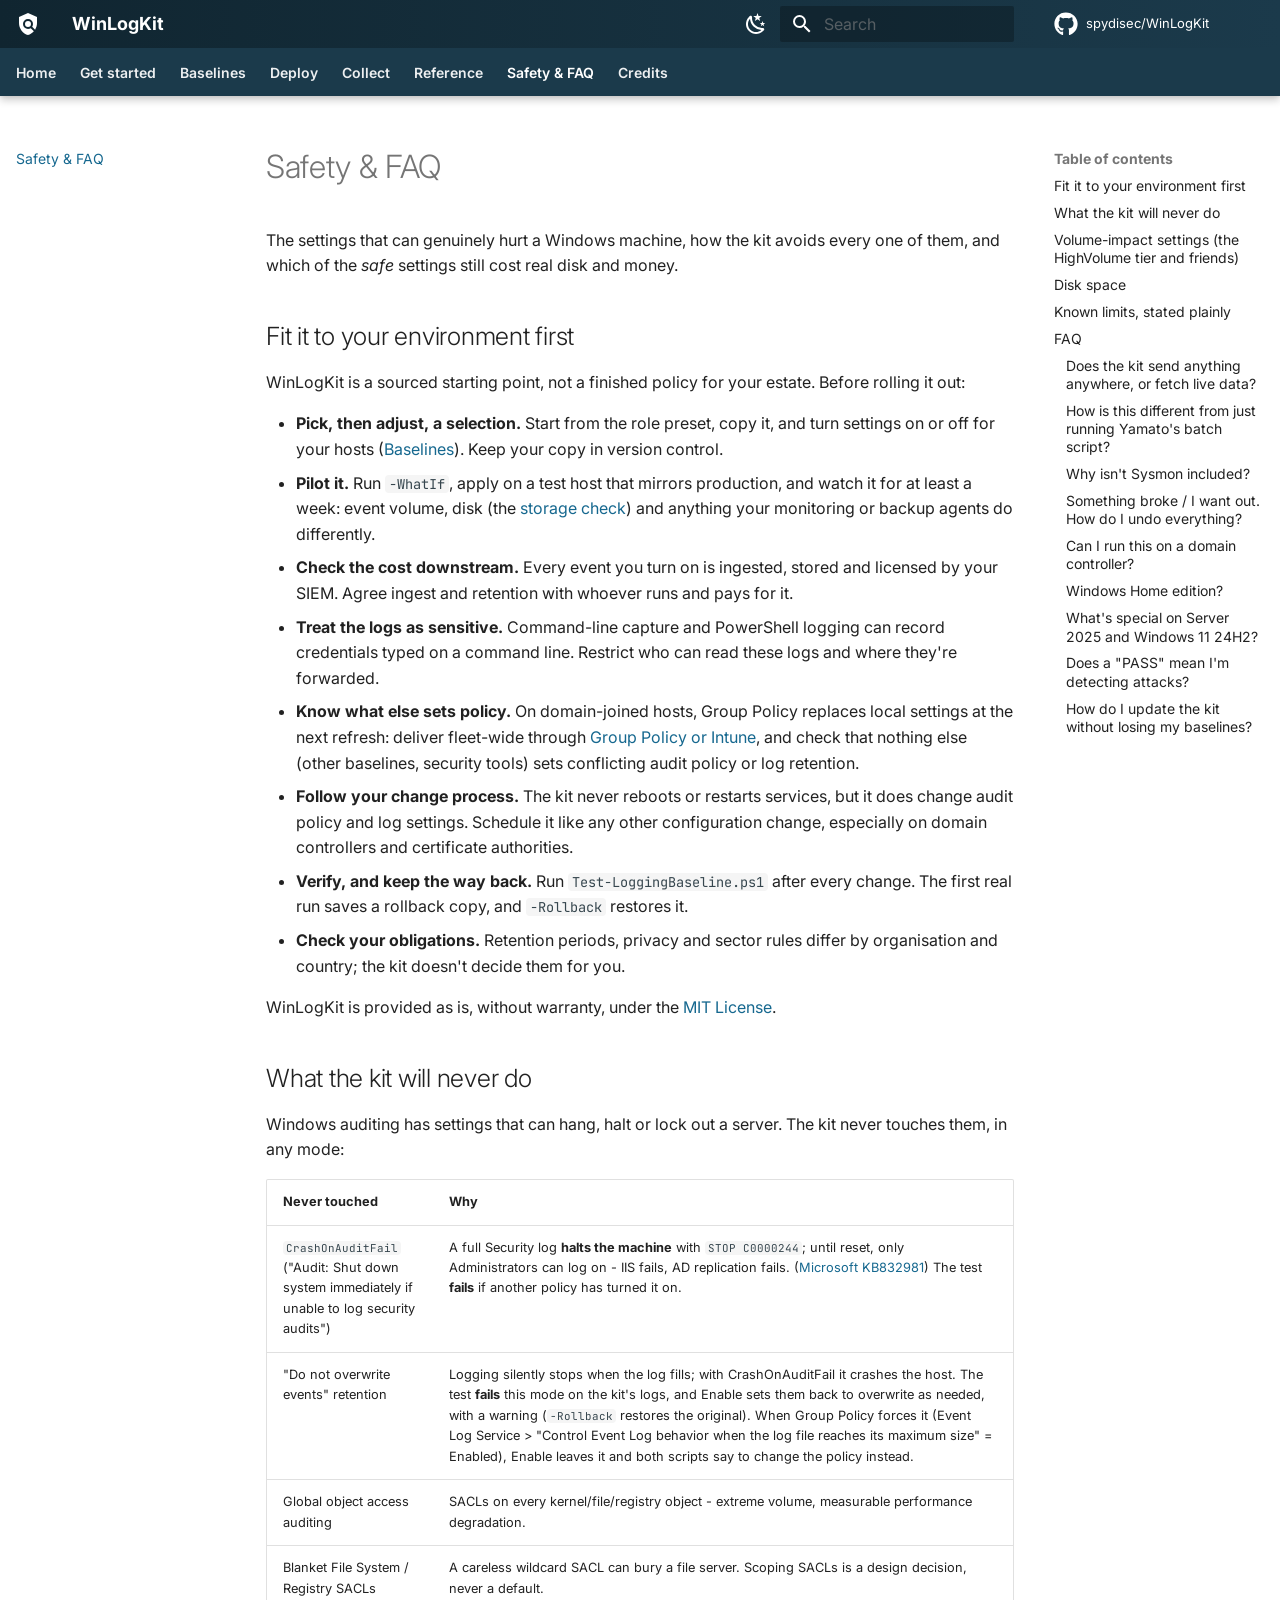
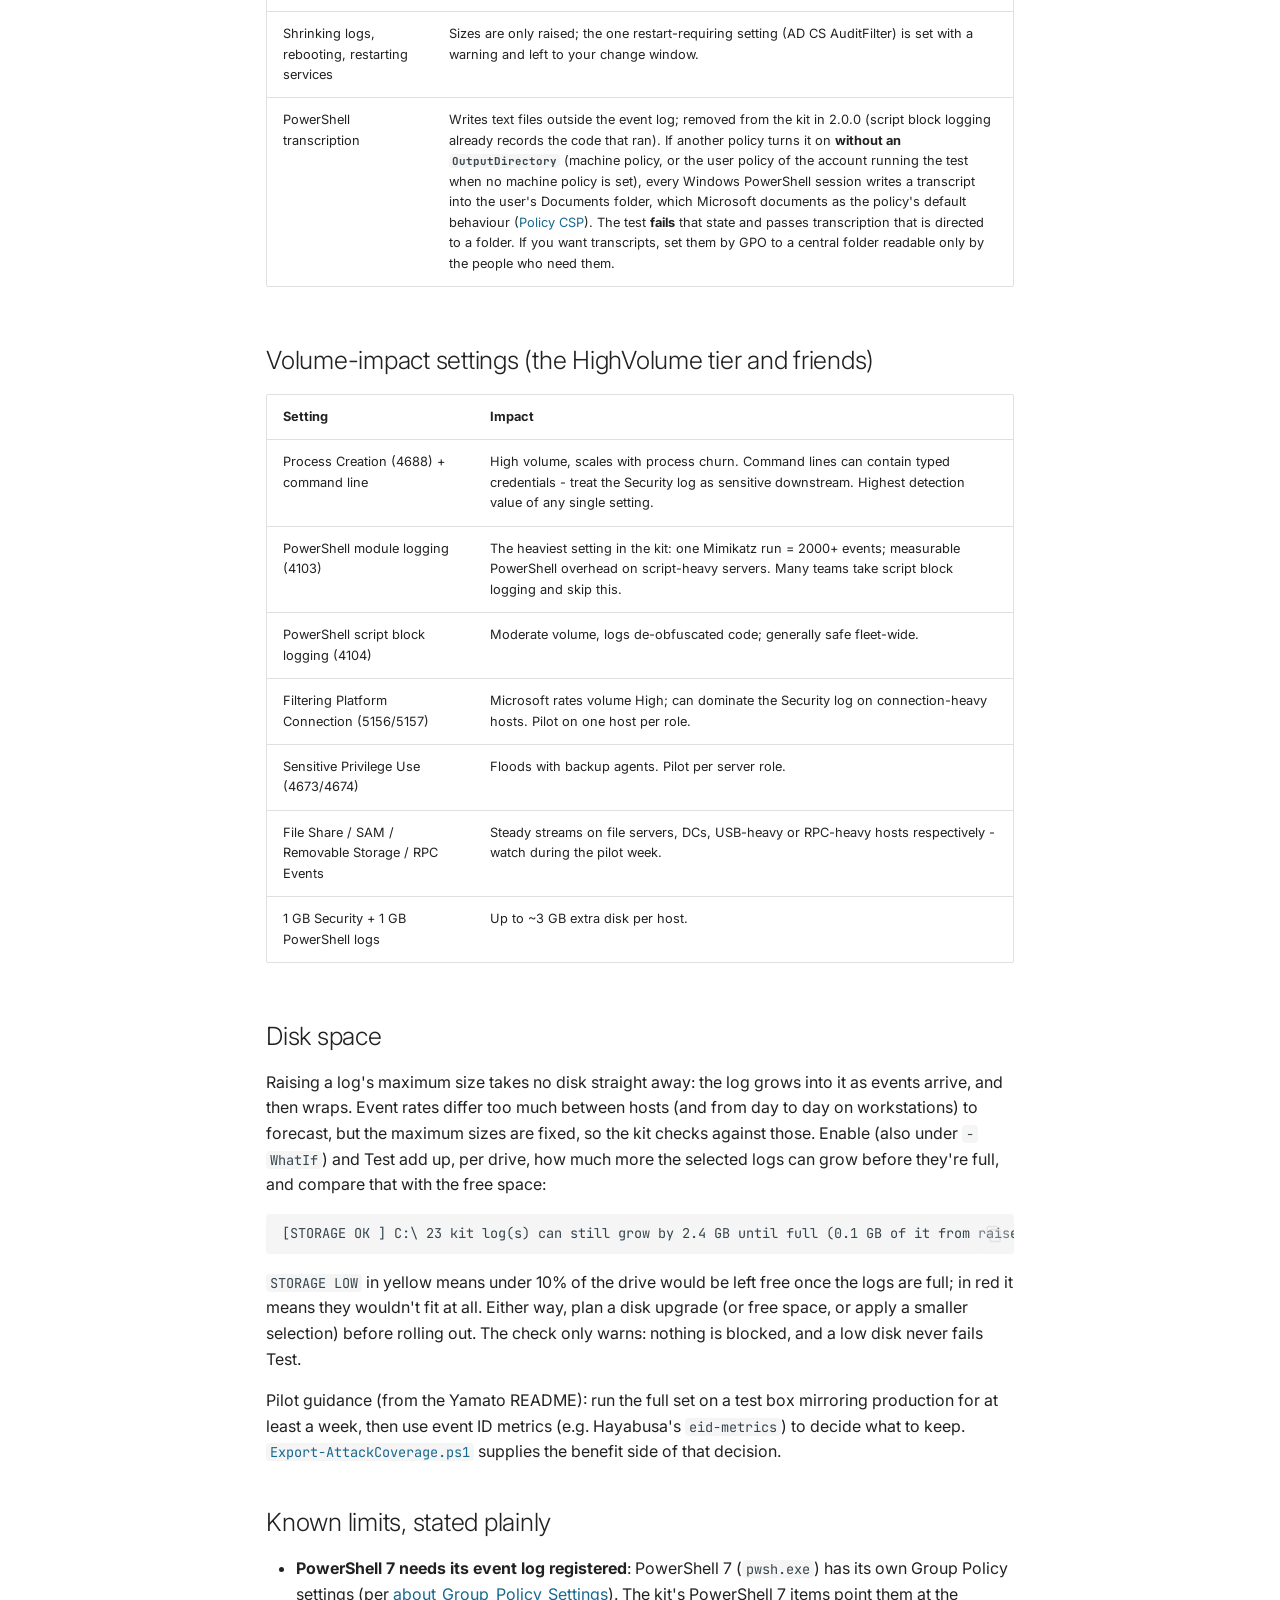
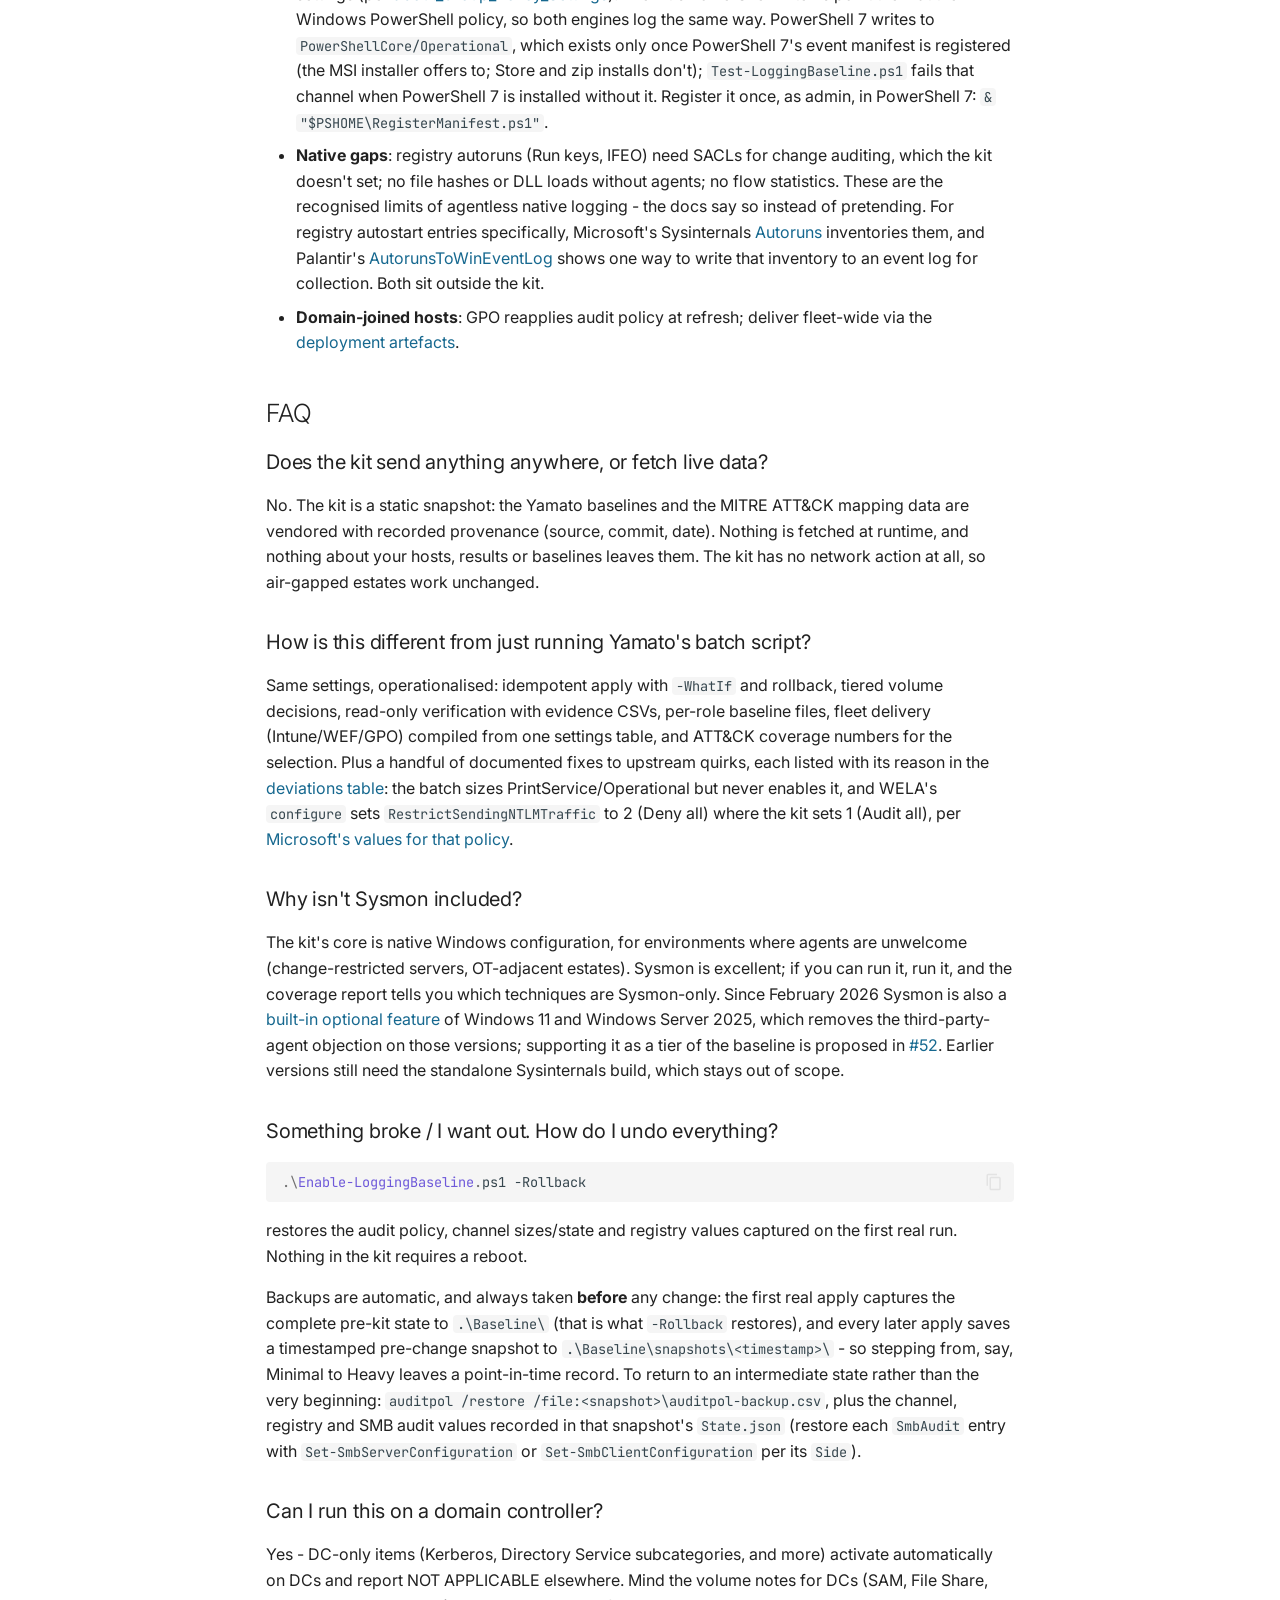
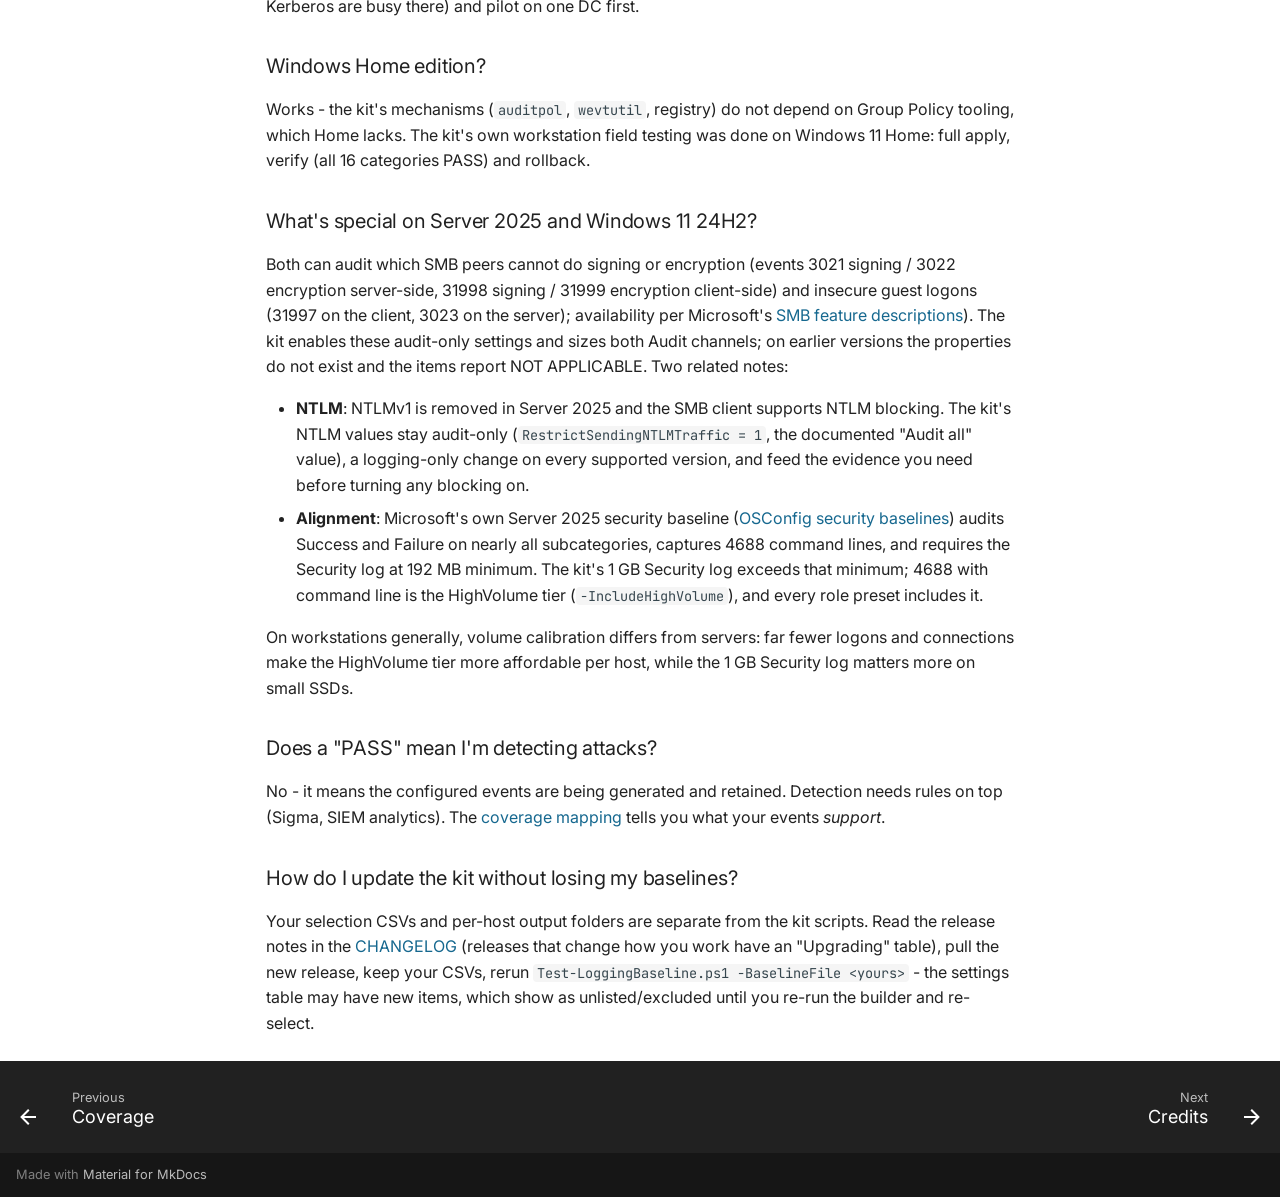
<file: safety/index.html>
<!doctype html>
<html lang="en" class="no-js">
  <head>
    
      <meta charset="utf-8">
      <meta name="viewport" content="width=device-width,initial-scale=1">
      
        <meta name="description" content="Turn on the native Windows event logging security monitoring needs, prove it is recording, and undo it. Plain PowerShell - no modules, no agents, no downloads.">
      
      
      
        <link rel="canonical" href="https://spydisec.github.io/WinLogKit/safety/">
      
      
        <link rel="prev" href="../mapping/">
      
      
        <link rel="next" href="../credits/">
      
      
        
      
      
      <link rel="icon" href="../assets/images/favicon.png">
      <meta name="generator" content="mkdocs-1.6.1, mkdocs-material-9.7.7">
    
    
      
        <title>Safety & FAQ - WinLogKit</title>
      
    
    
      <link rel="stylesheet" href="../assets/stylesheets/main.ec1eaa64.min.css">
      
        
        <link rel="stylesheet" href="../assets/stylesheets/palette.ab4e12ef.min.css">
      
      


    
    
      
    
    
      
        
        
        <link rel="preconnect" href="https://fonts.gstatic.com" crossorigin>
        <link rel="stylesheet" href="https://fonts.googleapis.com/css?family=Inter:300,300i,400,400i,700,700i%7CJetBrains+Mono:400,400i,700,700i&display=fallback">
        <style>:root{--md-text-font:"Inter";--md-code-font:"JetBrains Mono"}</style>
      
    
    
      <link rel="stylesheet" href="../stylesheets/extra.css">
    
    <script>__md_scope=new URL("..",location),__md_hash=e=>[...e].reduce(((e,_)=>(e<<5)-e+_.charCodeAt(0)),0),__md_get=(e,_=localStorage,t=__md_scope)=>JSON.parse(_.getItem(t.pathname+"."+e)),__md_set=(e,_,t=localStorage,a=__md_scope)=>{try{t.setItem(a.pathname+"."+e,JSON.stringify(_))}catch(e){}}</script>
    
      

    
    
  </head>
  
  
    
    
      
    
    
    
    
    <body dir="ltr" data-md-color-scheme="default" data-md-color-primary="custom" data-md-color-accent="custom">
  
    
    <input class="md-toggle" data-md-toggle="drawer" type="checkbox" id="__drawer" autocomplete="off">
    <input class="md-toggle" data-md-toggle="search" type="checkbox" id="__search" autocomplete="off">
    <label class="md-overlay" for="__drawer"></label>
    <div data-md-component="skip">
      
        
        <a href="#safety-faq" class="md-skip">
          Skip to content
        </a>
      
    </div>
    <div data-md-component="announce">
      
    </div>
    
    
      

  

<header class="md-header md-header--shadow md-header--lifted" data-md-component="header">
  <nav class="md-header__inner md-grid" aria-label="Header">
    <a href=".." title="WinLogKit" class="md-header__button md-logo" aria-label="WinLogKit" data-md-component="logo">
      
  
  <svg xmlns="http://www.w3.org/2000/svg" viewBox="0 0 24 24"><path d="M12 9a3 3 0 0 1 3 3 3 3 0 0 1-3 3 3 3 0 0 1-3-3 3 3 0 0 1 3-3m5.86 10.31C16.23 21.22 14.28 22.45 12 23c-2.56-.61-4.7-2.07-6.42-4.37C3.86 16.34 3 13.8 3 11V5l9-4 9 4v6c0 2.39-.64 4.61-1.92 6.67l-2.91-2.91c.52-.79.83-1.76.83-2.76a5 5 0 0 0-5-5 5 5 0 0 0-5 5 5 5 0 0 0 5 5c1 0 1.97-.31 2.76-.83z"/></svg>

    </a>
    <label class="md-header__button md-icon" for="__drawer">
      
      <svg xmlns="http://www.w3.org/2000/svg" viewBox="0 0 24 24"><path d="M3 6h18v2H3zm0 5h18v2H3zm0 5h18v2H3z"/></svg>
    </label>
    <div class="md-header__title" data-md-component="header-title">
      <div class="md-header__ellipsis">
        <div class="md-header__topic">
          <span class="md-ellipsis">
            WinLogKit
          </span>
        </div>
        <div class="md-header__topic" data-md-component="header-topic">
          <span class="md-ellipsis">
            
              Safety & FAQ
            
          </span>
        </div>
      </div>
    </div>
    
      
        <form class="md-header__option" data-md-component="palette">
  
    
    
    
    <input class="md-option" data-md-color-media="(prefers-color-scheme: light)" data-md-color-scheme="default" data-md-color-primary="custom" data-md-color-accent="custom"  aria-label="Dark mode"  type="radio" name="__palette" id="__palette_0">
    
      <label class="md-header__button md-icon" title="Dark mode" for="__palette_1" hidden>
        <svg xmlns="http://www.w3.org/2000/svg" viewBox="0 0 24 24"><path d="m17.75 4.09-2.53 1.94.91 3.06-2.63-1.81-2.63 1.81.91-3.06-2.53-1.94L12.44 4l1.06-3 1.06 3zm3.5 6.91-1.64 1.25.59 1.98-1.7-1.17-1.7 1.17.59-1.98L15.75 11l2.06-.05L18.5 9l.69 1.95zm-2.28 4.95c.83-.08 1.72 1.1 1.19 1.85-.32.45-.66.87-1.08 1.27C15.17 23 8.84 23 4.94 19.07c-3.91-3.9-3.91-10.24 0-14.14.4-.4.82-.76 1.27-1.08.75-.53 1.93.36 1.85 1.19-.27 2.86.69 5.83 2.89 8.02a9.96 9.96 0 0 0 8.02 2.89m-1.64 2.02a12.08 12.08 0 0 1-7.8-3.47c-2.17-2.19-3.33-5-3.49-7.82-2.81 3.14-2.7 7.96.31 10.98 3.02 3.01 7.84 3.12 10.98.31"/></svg>
      </label>
    
  
    
    
    
    <input class="md-option" data-md-color-media="(prefers-color-scheme: dark)" data-md-color-scheme="slate" data-md-color-primary="custom" data-md-color-accent="custom"  aria-label="Light mode"  type="radio" name="__palette" id="__palette_1">
    
      <label class="md-header__button md-icon" title="Light mode" for="__palette_0" hidden>
        <svg xmlns="http://www.w3.org/2000/svg" viewBox="0 0 24 24"><path d="M12 7a5 5 0 0 1 5 5 5 5 0 0 1-5 5 5 5 0 0 1-5-5 5 5 0 0 1 5-5m0 2a3 3 0 0 0-3 3 3 3 0 0 0 3 3 3 3 0 0 0 3-3 3 3 0 0 0-3-3m0-7 2.39 3.42C13.65 5.15 12.84 5 12 5s-1.65.15-2.39.42zM3.34 7l4.16-.35A7.2 7.2 0 0 0 5.94 8.5c-.44.74-.69 1.5-.83 2.29zm.02 10 1.76-3.77a7.131 7.131 0 0 0 2.38 4.14zM20.65 7l-1.77 3.79a7.02 7.02 0 0 0-2.38-4.15zm-.01 10-4.14.36c.59-.51 1.12-1.14 1.54-1.86.42-.73.69-1.5.83-2.29zM12 22l-2.41-3.44c.74.27 1.55.44 2.41.44.82 0 1.63-.17 2.37-.44z"/></svg>
      </label>
    
  
</form>
      
    
    
      <script>var palette=__md_get("__palette");if(palette&&palette.color){if("(prefers-color-scheme)"===palette.color.media){var media=matchMedia("(prefers-color-scheme: light)"),input=document.querySelector(media.matches?"[data-md-color-media='(prefers-color-scheme: light)']":"[data-md-color-media='(prefers-color-scheme: dark)']");palette.color.media=input.getAttribute("data-md-color-media"),palette.color.scheme=input.getAttribute("data-md-color-scheme"),palette.color.primary=input.getAttribute("data-md-color-primary"),palette.color.accent=input.getAttribute("data-md-color-accent")}for(var[key,value]of Object.entries(palette.color))document.body.setAttribute("data-md-color-"+key,value)}</script>
    
    
    
      
      
        <label class="md-header__button md-icon" for="__search">
          
          <svg xmlns="http://www.w3.org/2000/svg" viewBox="0 0 24 24"><path d="M9.5 3A6.5 6.5 0 0 1 16 9.5c0 1.61-.59 3.09-1.56 4.23l.27.27h.79l5 5-1.5 1.5-5-5v-.79l-.27-.27A6.52 6.52 0 0 1 9.5 16 6.5 6.5 0 0 1 3 9.5 6.5 6.5 0 0 1 9.5 3m0 2C7 5 5 7 5 9.5S7 14 9.5 14 14 12 14 9.5 12 5 9.5 5"/></svg>
        </label>
        <div class="md-search" data-md-component="search" role="dialog">
  <label class="md-search__overlay" for="__search"></label>
  <div class="md-search__inner" role="search">
    <form class="md-search__form" name="search">
      <input type="text" class="md-search__input" name="query" aria-label="Search" placeholder="Search" autocapitalize="off" autocorrect="off" autocomplete="off" spellcheck="false" data-md-component="search-query" required>
      <label class="md-search__icon md-icon" for="__search">
        
        <svg xmlns="http://www.w3.org/2000/svg" viewBox="0 0 24 24"><path d="M9.5 3A6.5 6.5 0 0 1 16 9.5c0 1.61-.59 3.09-1.56 4.23l.27.27h.79l5 5-1.5 1.5-5-5v-.79l-.27-.27A6.52 6.52 0 0 1 9.5 16 6.5 6.5 0 0 1 3 9.5 6.5 6.5 0 0 1 9.5 3m0 2C7 5 5 7 5 9.5S7 14 9.5 14 14 12 14 9.5 12 5 9.5 5"/></svg>
        
        <svg xmlns="http://www.w3.org/2000/svg" viewBox="0 0 24 24"><path d="M20 11v2H8l5.5 5.5-1.42 1.42L4.16 12l7.92-7.92L13.5 5.5 8 11z"/></svg>
      </label>
      <nav class="md-search__options" aria-label="Search">
        
        <button type="reset" class="md-search__icon md-icon" title="Clear" aria-label="Clear" tabindex="-1">
          
          <svg xmlns="http://www.w3.org/2000/svg" viewBox="0 0 24 24"><path d="M19 6.41 17.59 5 12 10.59 6.41 5 5 6.41 10.59 12 5 17.59 6.41 19 12 13.41 17.59 19 19 17.59 13.41 12z"/></svg>
        </button>
      </nav>
      
        <div class="md-search__suggest" data-md-component="search-suggest"></div>
      
    </form>
    <div class="md-search__output">
      <div class="md-search__scrollwrap" tabindex="0" data-md-scrollfix>
        <div class="md-search-result" data-md-component="search-result">
          <div class="md-search-result__meta">
            Initializing search
          </div>
          <ol class="md-search-result__list" role="presentation"></ol>
        </div>
      </div>
    </div>
  </div>
</div>
      
    
    
      <div class="md-header__source">
        <a href="https://github.com/spydisec/WinLogKit" title="Go to repository" class="md-source" data-md-component="source">
  <div class="md-source__icon md-icon">
    
    <svg xmlns="http://www.w3.org/2000/svg" viewBox="0 0 512 512"><!--! Font Awesome Free 7.1.0 by @fontawesome - https://fontawesome.com License - https://fontawesome.com/license/free (Icons: CC BY 4.0, Fonts: SIL OFL 1.1, Code: MIT License) Copyright 2025 Fonticons, Inc.--><path d="M173.9 397.4c0 2-2.3 3.6-5.2 3.6-3.3.3-5.6-1.3-5.6-3.6 0-2 2.3-3.6 5.2-3.6 3-.3 5.6 1.3 5.6 3.6m-31.1-4.5c-.7 2 1.3 4.3 4.3 4.9 2.6 1 5.6 0 6.2-2s-1.3-4.3-4.3-5.2c-2.6-.7-5.5.3-6.2 2.3m44.2-1.7c-2.9.7-4.9 2.6-4.6 4.9.3 2 2.9 3.3 5.9 2.6 2.9-.7 4.9-2.6 4.6-4.6-.3-1.9-3-3.2-5.9-2.9M252.8 8C114.1 8 8 113.3 8 252c0 110.9 69.8 205.8 169.5 239.2 12.8 2.3 17.3-5.6 17.3-12.1 0-6.2-.3-40.4-.3-61.4 0 0-70 15-84.7-29.8 0 0-11.4-29.1-27.8-36.6 0 0-22.9-15.7 1.6-15.4 0 0 24.9 2 38.6 25.8 21.9 38.6 58.6 27.5 72.9 20.9 2.3-16 8.8-27.1 16-33.7-55.9-6.2-112.3-14.3-112.3-110.5 0-27.5 7.6-41.3 23.6-58.9-2.6-6.5-11.1-33.3 2.6-67.9 20.9-6.5 69 27 69 27 20-5.6 41.5-8.5 62.8-8.5s42.8 2.9 62.8 8.5c0 0 48.1-33.6 69-27 13.7 34.7 5.2 61.4 2.6 67.9 16 17.7 25.8 31.5 25.8 58.9 0 96.5-58.9 104.2-114.8 110.5 9.2 7.9 17 22.9 17 46.4 0 33.7-.3 75.4-.3 83.6 0 6.5 4.6 14.4 17.3 12.1C436.2 457.8 504 362.9 504 252 504 113.3 391.5 8 252.8 8M105.2 352.9c-1.3 1-1 3.3.7 5.2 1.6 1.6 3.9 2.3 5.2 1 1.3-1 1-3.3-.7-5.2-1.6-1.6-3.9-2.3-5.2-1m-10.8-8.1c-.7 1.3.3 2.9 2.3 3.9 1.6 1 3.6.7 4.3-.7.7-1.3-.3-2.9-2.3-3.9-2-.6-3.6-.3-4.3.7m32.4 35.6c-1.6 1.3-1 4.3 1.3 6.2 2.3 2.3 5.2 2.6 6.5 1 1.3-1.3.7-4.3-1.3-6.2-2.2-2.3-5.2-2.6-6.5-1m-11.4-14.7c-1.6 1-1.6 3.6 0 5.9s4.3 3.3 5.6 2.3c1.6-1.3 1.6-3.9 0-6.2-1.4-2.3-4-3.3-5.6-2"/></svg>
  </div>
  <div class="md-source__repository">
    spydisec/WinLogKit
  </div>
</a>
      </div>
    
  </nav>
  
    
      
<nav class="md-tabs" aria-label="Tabs" data-md-component="tabs">
  <div class="md-grid">
    <ul class="md-tabs__list">
      
        
  
  
  
  
    <li class="md-tabs__item">
      <a href=".." class="md-tabs__link">
        
  
  
    
  
  Home

      </a>
    </li>
  

      
        
  
  
  
  
    <li class="md-tabs__item">
      <a href="../getting-started/" class="md-tabs__link">
        
  
  
    
  
  Get started

      </a>
    </li>
  

      
        
  
  
  
  
    <li class="md-tabs__item">
      <a href="../baselines/" class="md-tabs__link">
        
  
  
    
  
  Baselines

      </a>
    </li>
  

      
        
  
  
  
  
    
    
      <li class="md-tabs__item">
        <a href="../deployment/" class="md-tabs__link">
          
  
  
  Deploy

        </a>
      </li>
    
  

      
        
  
  
  
  
    <li class="md-tabs__item">
      <a href="../wec/" class="md-tabs__link">
        
  
  
    
  
  Collect

      </a>
    </li>
  

      
        
  
  
  
  
    
    
      <li class="md-tabs__item">
        <a href="../commands/" class="md-tabs__link">
          
  
  
  Reference

        </a>
      </li>
    
  

      
        
  
  
  
    
  
  
    <li class="md-tabs__item md-tabs__item--active">
      <a href="./" class="md-tabs__link">
        
  
  
    
  
  Safety & FAQ

      </a>
    </li>
  

      
        
  
  
  
  
    <li class="md-tabs__item">
      <a href="../credits/" class="md-tabs__link">
        
  
  
    
  
  Credits

      </a>
    </li>
  

      
    </ul>
  </div>
</nav>
    
  
</header>
    
    <div class="md-container" data-md-component="container">
      
      
        
      
      <main class="md-main" data-md-component="main">
        <div class="md-main__inner md-grid">
          
            
              
              <div class="md-sidebar md-sidebar--primary" data-md-component="sidebar" data-md-type="navigation" >
                <div class="md-sidebar__scrollwrap">
                  <div class="md-sidebar__inner">
                    


  


<nav class="md-nav md-nav--primary md-nav--lifted" aria-label="Navigation" data-md-level="0">
  <label class="md-nav__title" for="__drawer">
    <a href=".." title="WinLogKit" class="md-nav__button md-logo" aria-label="WinLogKit" data-md-component="logo">
      
  
  <svg xmlns="http://www.w3.org/2000/svg" viewBox="0 0 24 24"><path d="M12 9a3 3 0 0 1 3 3 3 3 0 0 1-3 3 3 3 0 0 1-3-3 3 3 0 0 1 3-3m5.86 10.31C16.23 21.22 14.28 22.45 12 23c-2.56-.61-4.7-2.07-6.42-4.37C3.86 16.34 3 13.8 3 11V5l9-4 9 4v6c0 2.39-.64 4.61-1.92 6.67l-2.91-2.91c.52-.79.83-1.76.83-2.76a5 5 0 0 0-5-5 5 5 0 0 0-5 5 5 5 0 0 0 5 5c1 0 1.97-.31 2.76-.83z"/></svg>

    </a>
    WinLogKit
  </label>
  
    <div class="md-nav__source">
      <a href="https://github.com/spydisec/WinLogKit" title="Go to repository" class="md-source" data-md-component="source">
  <div class="md-source__icon md-icon">
    
    <svg xmlns="http://www.w3.org/2000/svg" viewBox="0 0 512 512"><!--! Font Awesome Free 7.1.0 by @fontawesome - https://fontawesome.com License - https://fontawesome.com/license/free (Icons: CC BY 4.0, Fonts: SIL OFL 1.1, Code: MIT License) Copyright 2025 Fonticons, Inc.--><path d="M173.9 397.4c0 2-2.3 3.6-5.2 3.6-3.3.3-5.6-1.3-5.6-3.6 0-2 2.3-3.6 5.2-3.6 3-.3 5.6 1.3 5.6 3.6m-31.1-4.5c-.7 2 1.3 4.3 4.3 4.9 2.6 1 5.6 0 6.2-2s-1.3-4.3-4.3-5.2c-2.6-.7-5.5.3-6.2 2.3m44.2-1.7c-2.9.7-4.9 2.6-4.6 4.9.3 2 2.9 3.3 5.9 2.6 2.9-.7 4.9-2.6 4.6-4.6-.3-1.9-3-3.2-5.9-2.9M252.8 8C114.1 8 8 113.3 8 252c0 110.9 69.8 205.8 169.5 239.2 12.8 2.3 17.3-5.6 17.3-12.1 0-6.2-.3-40.4-.3-61.4 0 0-70 15-84.7-29.8 0 0-11.4-29.1-27.8-36.6 0 0-22.9-15.7 1.6-15.4 0 0 24.9 2 38.6 25.8 21.9 38.6 58.6 27.5 72.9 20.9 2.3-16 8.8-27.1 16-33.7-55.9-6.2-112.3-14.3-112.3-110.5 0-27.5 7.6-41.3 23.6-58.9-2.6-6.5-11.1-33.3 2.6-67.9 20.9-6.5 69 27 69 27 20-5.6 41.5-8.5 62.8-8.5s42.8 2.9 62.8 8.5c0 0 48.1-33.6 69-27 13.7 34.7 5.2 61.4 2.6 67.9 16 17.7 25.8 31.5 25.8 58.9 0 96.5-58.9 104.2-114.8 110.5 9.2 7.9 17 22.9 17 46.4 0 33.7-.3 75.4-.3 83.6 0 6.5 4.6 14.4 17.3 12.1C436.2 457.8 504 362.9 504 252 504 113.3 391.5 8 252.8 8M105.2 352.9c-1.3 1-1 3.3.7 5.2 1.6 1.6 3.9 2.3 5.2 1 1.3-1 1-3.3-.7-5.2-1.6-1.6-3.9-2.3-5.2-1m-10.8-8.1c-.7 1.3.3 2.9 2.3 3.9 1.6 1 3.6.7 4.3-.7.7-1.3-.3-2.9-2.3-3.9-2-.6-3.6-.3-4.3.7m32.4 35.6c-1.6 1.3-1 4.3 1.3 6.2 2.3 2.3 5.2 2.6 6.5 1 1.3-1.3.7-4.3-1.3-6.2-2.2-2.3-5.2-2.6-6.5-1m-11.4-14.7c-1.6 1-1.6 3.6 0 5.9s4.3 3.3 5.6 2.3c1.6-1.3 1.6-3.9 0-6.2-1.4-2.3-4-3.3-5.6-2"/></svg>
  </div>
  <div class="md-source__repository">
    spydisec/WinLogKit
  </div>
</a>
    </div>
  
  <ul class="md-nav__list" data-md-scrollfix>
    
      
      
  
  
  
  
    <li class="md-nav__item">
      <a href=".." class="md-nav__link">
        
  
  
  <span class="md-ellipsis">
    
  
    Home
  

    
  </span>
  
  

      </a>
    </li>
  

    
      
      
  
  
  
  
    <li class="md-nav__item">
      <a href="../getting-started/" class="md-nav__link">
        
  
  
  <span class="md-ellipsis">
    
  
    Get started
  

    
  </span>
  
  

      </a>
    </li>
  

    
      
      
  
  
  
  
    <li class="md-nav__item">
      <a href="../baselines/" class="md-nav__link">
        
  
  
  <span class="md-ellipsis">
    
  
    Baselines
  

    
  </span>
  
  

      </a>
    </li>
  

    
      
      
  
  
  
  
    
    
    
    
      
      
    
    
    <li class="md-nav__item md-nav__item--nested">
      
        
        
        <input class="md-nav__toggle md-toggle " type="checkbox" id="__nav_4" >
        
          
          <label class="md-nav__link" for="__nav_4" id="__nav_4_label" tabindex="0">
            
  
  
  <span class="md-ellipsis">
    
  
    Deploy
  

    
  </span>
  
  

            <span class="md-nav__icon md-icon"></span>
          </label>
        
        <nav class="md-nav" data-md-level="1" aria-labelledby="__nav_4_label" aria-expanded="false">
          <label class="md-nav__title" for="__nav_4">
            <span class="md-nav__icon md-icon"></span>
            
  
    Deploy
  

          </label>
          <ul class="md-nav__list" data-md-scrollfix>
            
              
                
  
  
  
  
    <li class="md-nav__item">
      <a href="../deployment/" class="md-nav__link">
        
  
  
  <span class="md-ellipsis">
    
  
    Overview
  

    
  </span>
  
  

      </a>
    </li>
  

              
            
              
                
  
  
  
  
    <li class="md-nav__item">
      <a href="../intune-csp/" class="md-nav__link">
        
  
  
  <span class="md-ellipsis">
    
  
    Intune Settings catalog
  

    
  </span>
  
  

      </a>
    </li>
  

              
            
              
                
  
  
  
  
    <li class="md-nav__item">
      <a href="../gpo-paths/" class="md-nav__link">
        
  
  
  <span class="md-ellipsis">
    
  
    Group Policy paths
  

    
  </span>
  
  

      </a>
    </li>
  

              
            
          </ul>
        </nav>
      
    </li>
  

    
      
      
  
  
  
  
    <li class="md-nav__item">
      <a href="../wec/" class="md-nav__link">
        
  
  
  <span class="md-ellipsis">
    
  
    Collect
  

    
  </span>
  
  

      </a>
    </li>
  

    
      
      
  
  
  
  
    
    
    
    
      
      
    
    
    <li class="md-nav__item md-nav__item--nested">
      
        
        
        <input class="md-nav__toggle md-toggle " type="checkbox" id="__nav_6" >
        
          
          <label class="md-nav__link" for="__nav_6" id="__nav_6_label" tabindex="0">
            
  
  
  <span class="md-ellipsis">
    
  
    Reference
  

    
  </span>
  
  

            <span class="md-nav__icon md-icon"></span>
          </label>
        
        <nav class="md-nav" data-md-level="1" aria-labelledby="__nav_6_label" aria-expanded="false">
          <label class="md-nav__title" for="__nav_6">
            <span class="md-nav__icon md-icon"></span>
            
  
    Reference
  

          </label>
          <ul class="md-nav__list" data-md-scrollfix>
            
              
                
  
  
  
  
    <li class="md-nav__item">
      <a href="../commands/" class="md-nav__link">
        
  
  
  <span class="md-ellipsis">
    
  
    Commands
  

    
  </span>
  
  

      </a>
    </li>
  

              
            
              
                
  
  
  
  
    <li class="md-nav__item">
      <a href="../reference/" class="md-nav__link">
        
  
  
  <span class="md-ellipsis">
    
  
    Settings
  

    
  </span>
  
  

      </a>
    </li>
  

              
            
              
                
  
  
  
  
    <li class="md-nav__item">
      <a href="../mapping/" class="md-nav__link">
        
  
  
  <span class="md-ellipsis">
    
  
    Coverage
  

    
  </span>
  
  

      </a>
    </li>
  

              
            
          </ul>
        </nav>
      
    </li>
  

    
      
      
  
  
    
  
  
  
    <li class="md-nav__item md-nav__item--active">
      
      <input class="md-nav__toggle md-toggle" type="checkbox" id="__toc">
      
      
        
      
      
        <label class="md-nav__link md-nav__link--active" for="__toc">
          
  
  
  <span class="md-ellipsis">
    
  
    Safety & FAQ
  

    
  </span>
  
  

          <span class="md-nav__icon md-icon"></span>
        </label>
      
      <a href="./" class="md-nav__link md-nav__link--active">
        
  
  
  <span class="md-ellipsis">
    
  
    Safety & FAQ
  

    
  </span>
  
  

      </a>
      
        

<nav class="md-nav md-nav--secondary" aria-label="Table of contents">
  
  
  
    
  
  
    <label class="md-nav__title" for="__toc">
      <span class="md-nav__icon md-icon"></span>
      Table of contents
    </label>
    <ul class="md-nav__list" data-md-component="toc" data-md-scrollfix>
      
        <li class="md-nav__item">
  <a href="#fit-it-to-your-environment-first" class="md-nav__link">
    <span class="md-ellipsis">
      
        Fit it to your environment first
      
    </span>
  </a>
  
</li>
      
        <li class="md-nav__item">
  <a href="#what-the-kit-will-never-do" class="md-nav__link">
    <span class="md-ellipsis">
      
        What the kit will never do
      
    </span>
  </a>
  
</li>
      
        <li class="md-nav__item">
  <a href="#volume-impact-settings-the-highvolume-tier-and-friends" class="md-nav__link">
    <span class="md-ellipsis">
      
        Volume-impact settings (the HighVolume tier and friends)
      
    </span>
  </a>
  
</li>
      
        <li class="md-nav__item">
  <a href="#disk-space" class="md-nav__link">
    <span class="md-ellipsis">
      
        Disk space
      
    </span>
  </a>
  
</li>
      
        <li class="md-nav__item">
  <a href="#known-limits-stated-plainly" class="md-nav__link">
    <span class="md-ellipsis">
      
        Known limits, stated plainly
      
    </span>
  </a>
  
</li>
      
        <li class="md-nav__item">
  <a href="#faq" class="md-nav__link">
    <span class="md-ellipsis">
      
        FAQ
      
    </span>
  </a>
  
    <nav class="md-nav" aria-label="FAQ">
      <ul class="md-nav__list">
        
          <li class="md-nav__item">
  <a href="#does-the-kit-send-anything-anywhere-or-fetch-live-data" class="md-nav__link">
    <span class="md-ellipsis">
      
        Does the kit send anything anywhere, or fetch live data?
      
    </span>
  </a>
  
</li>
        
          <li class="md-nav__item">
  <a href="#how-is-this-different-from-just-running-yamatos-batch-script" class="md-nav__link">
    <span class="md-ellipsis">
      
        How is this different from just running Yamato's batch script?
      
    </span>
  </a>
  
</li>
        
          <li class="md-nav__item">
  <a href="#why-isnt-sysmon-included" class="md-nav__link">
    <span class="md-ellipsis">
      
        Why isn't Sysmon included?
      
    </span>
  </a>
  
</li>
        
          <li class="md-nav__item">
  <a href="#something-broke-i-want-out-how-do-i-undo-everything" class="md-nav__link">
    <span class="md-ellipsis">
      
        Something broke / I want out. How do I undo everything?
      
    </span>
  </a>
  
</li>
        
          <li class="md-nav__item">
  <a href="#can-i-run-this-on-a-domain-controller" class="md-nav__link">
    <span class="md-ellipsis">
      
        Can I run this on a domain controller?
      
    </span>
  </a>
  
</li>
        
          <li class="md-nav__item">
  <a href="#windows-home-edition" class="md-nav__link">
    <span class="md-ellipsis">
      
        Windows Home edition?
      
    </span>
  </a>
  
</li>
        
          <li class="md-nav__item">
  <a href="#whats-special-on-server-2025-and-windows-11-24h2" class="md-nav__link">
    <span class="md-ellipsis">
      
        What's special on Server 2025 and Windows 11 24H2?
      
    </span>
  </a>
  
</li>
        
          <li class="md-nav__item">
  <a href="#does-a-pass-mean-im-detecting-attacks" class="md-nav__link">
    <span class="md-ellipsis">
      
        Does a "PASS" mean I'm detecting attacks?
      
    </span>
  </a>
  
</li>
        
          <li class="md-nav__item">
  <a href="#how-do-i-update-the-kit-without-losing-my-baselines" class="md-nav__link">
    <span class="md-ellipsis">
      
        How do I update the kit without losing my baselines?
      
    </span>
  </a>
  
</li>
        
      </ul>
    </nav>
  
</li>
      
    </ul>
  
</nav>
      
    </li>
  

    
      
      
  
  
  
  
    <li class="md-nav__item">
      <a href="../credits/" class="md-nav__link">
        
  
  
  <span class="md-ellipsis">
    
  
    Credits
  

    
  </span>
  
  

      </a>
    </li>
  

    
  </ul>
</nav>
                  </div>
                </div>
              </div>
            
            
              
              <div class="md-sidebar md-sidebar--secondary" data-md-component="sidebar" data-md-type="toc" >
                <div class="md-sidebar__scrollwrap">
                  <div class="md-sidebar__inner">
                    

<nav class="md-nav md-nav--secondary" aria-label="Table of contents">
  
  
  
    
  
  
    <label class="md-nav__title" for="__toc">
      <span class="md-nav__icon md-icon"></span>
      Table of contents
    </label>
    <ul class="md-nav__list" data-md-component="toc" data-md-scrollfix>
      
        <li class="md-nav__item">
  <a href="#fit-it-to-your-environment-first" class="md-nav__link">
    <span class="md-ellipsis">
      
        Fit it to your environment first
      
    </span>
  </a>
  
</li>
      
        <li class="md-nav__item">
  <a href="#what-the-kit-will-never-do" class="md-nav__link">
    <span class="md-ellipsis">
      
        What the kit will never do
      
    </span>
  </a>
  
</li>
      
        <li class="md-nav__item">
  <a href="#volume-impact-settings-the-highvolume-tier-and-friends" class="md-nav__link">
    <span class="md-ellipsis">
      
        Volume-impact settings (the HighVolume tier and friends)
      
    </span>
  </a>
  
</li>
      
        <li class="md-nav__item">
  <a href="#disk-space" class="md-nav__link">
    <span class="md-ellipsis">
      
        Disk space
      
    </span>
  </a>
  
</li>
      
        <li class="md-nav__item">
  <a href="#known-limits-stated-plainly" class="md-nav__link">
    <span class="md-ellipsis">
      
        Known limits, stated plainly
      
    </span>
  </a>
  
</li>
      
        <li class="md-nav__item">
  <a href="#faq" class="md-nav__link">
    <span class="md-ellipsis">
      
        FAQ
      
    </span>
  </a>
  
    <nav class="md-nav" aria-label="FAQ">
      <ul class="md-nav__list">
        
          <li class="md-nav__item">
  <a href="#does-the-kit-send-anything-anywhere-or-fetch-live-data" class="md-nav__link">
    <span class="md-ellipsis">
      
        Does the kit send anything anywhere, or fetch live data?
      
    </span>
  </a>
  
</li>
        
          <li class="md-nav__item">
  <a href="#how-is-this-different-from-just-running-yamatos-batch-script" class="md-nav__link">
    <span class="md-ellipsis">
      
        How is this different from just running Yamato's batch script?
      
    </span>
  </a>
  
</li>
        
          <li class="md-nav__item">
  <a href="#why-isnt-sysmon-included" class="md-nav__link">
    <span class="md-ellipsis">
      
        Why isn't Sysmon included?
      
    </span>
  </a>
  
</li>
        
          <li class="md-nav__item">
  <a href="#something-broke-i-want-out-how-do-i-undo-everything" class="md-nav__link">
    <span class="md-ellipsis">
      
        Something broke / I want out. How do I undo everything?
      
    </span>
  </a>
  
</li>
        
          <li class="md-nav__item">
  <a href="#can-i-run-this-on-a-domain-controller" class="md-nav__link">
    <span class="md-ellipsis">
      
        Can I run this on a domain controller?
      
    </span>
  </a>
  
</li>
        
          <li class="md-nav__item">
  <a href="#windows-home-edition" class="md-nav__link">
    <span class="md-ellipsis">
      
        Windows Home edition?
      
    </span>
  </a>
  
</li>
        
          <li class="md-nav__item">
  <a href="#whats-special-on-server-2025-and-windows-11-24h2" class="md-nav__link">
    <span class="md-ellipsis">
      
        What's special on Server 2025 and Windows 11 24H2?
      
    </span>
  </a>
  
</li>
        
          <li class="md-nav__item">
  <a href="#does-a-pass-mean-im-detecting-attacks" class="md-nav__link">
    <span class="md-ellipsis">
      
        Does a "PASS" mean I'm detecting attacks?
      
    </span>
  </a>
  
</li>
        
          <li class="md-nav__item">
  <a href="#how-do-i-update-the-kit-without-losing-my-baselines" class="md-nav__link">
    <span class="md-ellipsis">
      
        How do I update the kit without losing my baselines?
      
    </span>
  </a>
  
</li>
        
      </ul>
    </nav>
  
</li>
      
    </ul>
  
</nav>
                  </div>
                </div>
              </div>
            
          
          
            <div class="md-content" data-md-component="content">
              
              <article class="md-content__inner md-typeset">
                
                  


  
  


<h1 id="safety-faq">Safety &amp; FAQ<a class="headerlink" href="#safety-faq" title="Permanent link">&para;</a></h1>
<p>The settings that can genuinely hurt a Windows machine, how the kit avoids
every one of them, and which of the <em>safe</em> settings still cost real disk
and money.</p>
<h2 id="fit-it-to-your-environment-first">Fit it to your environment first<a class="headerlink" href="#fit-it-to-your-environment-first" title="Permanent link">&para;</a></h2>
<p>WinLogKit is a sourced starting point, not a finished policy for your
estate. Before rolling it out:</p>
<ul>
<li><strong>Pick, then adjust, a selection.</strong> Start from the role preset, copy it,
  and turn settings on or off for your hosts
  (<a href="../baselines/#role-presets">Baselines</a>). Keep your copy in version
  control.</li>
<li><strong>Pilot it.</strong> Run <code>-WhatIf</code>, apply on a test host that mirrors
  production, and watch it for at least a week: event volume, disk (the
  <a href="#disk-space">storage check</a>) and anything your monitoring or backup
  agents do differently.</li>
<li><strong>Check the cost downstream.</strong> Every event you turn on is ingested,
  stored and licensed by your SIEM. Agree ingest and retention with whoever
  runs and pays for it.</li>
<li><strong>Treat the logs as sensitive.</strong> Command-line capture and PowerShell
  logging can record credentials typed on a command line. Restrict who can
  read these logs and where they're forwarded.</li>
<li><strong>Know what else sets policy.</strong> On domain-joined hosts, Group Policy
  replaces local settings at the next refresh: deliver fleet-wide through
  <a href="../deployment/">Group Policy or Intune</a>, and check that nothing else
  (other baselines, security tools) sets conflicting audit policy or log
  retention.</li>
<li><strong>Follow your change process.</strong> The kit never reboots or restarts
  services, but it does change audit policy and log settings. Schedule it
  like any other configuration change, especially on domain controllers
  and certificate authorities.</li>
<li><strong>Verify, and keep the way back.</strong> Run <code>Test-LoggingBaseline.ps1</code> after
  every change. The first real run saves a rollback copy, and <code>-Rollback</code>
  restores it.</li>
<li><strong>Check your obligations.</strong> Retention periods, privacy and sector rules
  differ by organisation and country; the kit doesn't decide them for you.</li>
</ul>
<p>WinLogKit is provided as is, without warranty, under the
<a href="https://github.com/spydisec/WinLogKit/blob/main/LICENSE">MIT License</a>.</p>
<h2 id="what-the-kit-will-never-do">What the kit will never do<a class="headerlink" href="#what-the-kit-will-never-do" title="Permanent link">&para;</a></h2>
<p>Windows auditing has settings that can hang, halt or lock out a server. The
kit never touches them, in any mode:</p>
<table>
<thead>
<tr>
<th>Never touched</th>
<th>Why</th>
</tr>
</thead>
<tbody>
<tr>
<td><code>CrashOnAuditFail</code> ("Audit: Shut down system immediately if unable to log security audits")</td>
<td>A full Security log <strong>halts the machine</strong> with <code>STOP C0000244</code>; until reset, only Administrators can log on - IIS fails, AD replication fails. (<a href="https://learn.microsoft.com/troubleshoot/developer/webapps/iis/health-diagnostic-performance/users-cannot-access-web-sites-when-log-full">Microsoft KB832981</a>) The test <strong>fails</strong> if another policy has turned it on.</td>
</tr>
<tr>
<td>"Do not overwrite events" retention</td>
<td>Logging silently stops when the log fills; with CrashOnAuditFail it crashes the host. The test <strong>fails</strong> this mode on the kit's logs, and Enable sets them back to overwrite as needed, with a warning (<code>-Rollback</code> restores the original). When Group Policy forces it (Event Log Service &gt; "Control Event Log behavior when the log file reaches its maximum size" = Enabled), Enable leaves it and both scripts say to change the policy instead.</td>
</tr>
<tr>
<td>Global object access auditing</td>
<td>SACLs on every kernel/file/registry object - extreme volume, measurable performance degradation.</td>
</tr>
<tr>
<td>Blanket File System / Registry SACLs</td>
<td>A careless wildcard SACL can bury a file server. Scoping SACLs is a design decision, never a default.</td>
</tr>
<tr>
<td>Shrinking logs, rebooting, restarting services</td>
<td>Sizes are only raised; the one restart-requiring setting (AD CS AuditFilter) is set with a warning and left to your change window.</td>
</tr>
<tr>
<td>PowerShell transcription</td>
<td>Writes text files outside the event log; removed from the kit in 2.0.0 (script block logging already records the code that ran). If another policy turns it on <strong>without an <code>OutputDirectory</code></strong> (machine policy, or the user policy of the account running the test when no machine policy is set), every Windows PowerShell session writes a transcript into the user's Documents folder, which Microsoft documents as the policy's default behaviour (<a href="https://learn.microsoft.com/windows/client-management/mdm/policy-csp-admx-powershellexecutionpolicy#enabletranscripting">Policy CSP</a>). The test <strong>fails</strong> that state and passes transcription that is directed to a folder. If you want transcripts, set them by GPO to a central folder readable only by the people who need them.</td>
</tr>
</tbody>
</table>
<h2 id="volume-impact-settings-the-highvolume-tier-and-friends">Volume-impact settings (the HighVolume tier and friends)<a class="headerlink" href="#volume-impact-settings-the-highvolume-tier-and-friends" title="Permanent link">&para;</a></h2>
<table>
<thead>
<tr>
<th>Setting</th>
<th>Impact</th>
</tr>
</thead>
<tbody>
<tr>
<td>Process Creation (4688) + command line</td>
<td>High volume, scales with process churn. Command lines can contain typed credentials - treat the Security log as sensitive downstream. Highest detection value of any single setting.</td>
</tr>
<tr>
<td>PowerShell module logging (4103)</td>
<td>The heaviest setting in the kit: one Mimikatz run = 2000+ events; measurable PowerShell overhead on script-heavy servers. Many teams take script block logging and skip this.</td>
</tr>
<tr>
<td>PowerShell script block logging (4104)</td>
<td>Moderate volume, logs de-obfuscated code; generally safe fleet-wide.</td>
</tr>
<tr>
<td>Filtering Platform Connection (5156/5157)</td>
<td>Microsoft rates volume High; can dominate the Security log on connection-heavy hosts. Pilot on one host per role.</td>
</tr>
<tr>
<td>Sensitive Privilege Use (4673/4674)</td>
<td>Floods with backup agents. Pilot per server role.</td>
</tr>
<tr>
<td>File Share / SAM / Removable Storage / RPC Events</td>
<td>Steady streams on file servers, DCs, USB-heavy or RPC-heavy hosts respectively - watch during the pilot week.</td>
</tr>
<tr>
<td>1 GB Security + 1 GB PowerShell logs</td>
<td>Up to ~3 GB extra disk per host.</td>
</tr>
</tbody>
</table>
<h2 id="disk-space">Disk space<a class="headerlink" href="#disk-space" title="Permanent link">&para;</a></h2>
<p>Raising a log's maximum size takes no disk straight away: the log grows
into it as events arrive, and then wraps. Event rates differ too much
between hosts (and from day to day on workstations) to forecast, but the
maximum sizes are fixed, so the kit checks against those. Enable (also
under <code>-WhatIf</code>) and Test add up, per drive, how much more the selected
logs can grow before they're full, and compare that with the free space:</p>
<div class="highlight"><pre><span></span><code>[STORAGE OK ] C:\ 23 kit log(s) can still grow by 2.4 GB until full (0.1 GB of it from raised maximum sizes); 424.2 GB of 930.4 GB free now, 421.8 GB once they are full.
</code></pre></div>
<p><code>STORAGE LOW</code> in yellow means under 10% of the drive would be left free
once the logs are full; in red it means they wouldn't fit at all. Either
way, plan a disk upgrade (or free space, or apply a smaller selection)
before rolling out. The check only warns: nothing is blocked, and a low
disk never fails Test.</p>
<p>Pilot guidance (from the Yamato README): run the full set on a test box
mirroring production for at least a week, then use event ID metrics (e.g.
Hayabusa's <code>eid-metrics</code>) to decide what to keep.
<a href="../mapping/"><code>Export-AttackCoverage.ps1</code></a> supplies the benefit side of that
decision.</p>
<h2 id="known-limits-stated-plainly">Known limits, stated plainly<a class="headerlink" href="#known-limits-stated-plainly" title="Permanent link">&para;</a></h2>
<ul>
<li><strong>PowerShell 7 needs its event log registered</strong>: PowerShell 7 (<code>pwsh.exe</code>)
  has its own Group Policy settings (per
  <a href="https://learn.microsoft.com/powershell/module/microsoft.powershell.core/about/about_group_policy_settings">about_Group_Policy_Settings</a>).
  The kit's PowerShell 7 items point them at the Windows PowerShell policy,
  so both engines log the same way. PowerShell 7 writes to
  <code>PowerShellCore/Operational</code>, which exists only once PowerShell 7's event
  manifest is registered (the MSI installer offers to; Store and zip installs
  don't); <code>Test-LoggingBaseline.ps1</code> fails that channel when
  PowerShell 7 is installed without it. Register it once, as admin, in
  PowerShell 7: <code>&amp; "$PSHOME\RegisterManifest.ps1"</code>.</li>
<li><strong>Native gaps</strong>: registry autoruns (Run keys, IFEO) need SACLs for change
  auditing, which the kit doesn't set; no file hashes or DLL loads without
  agents; no flow statistics. These are the recognised limits
  of agentless native logging - the docs say so instead of pretending.
  For registry autostart entries specifically, Microsoft's Sysinternals
  <a href="https://learn.microsoft.com/sysinternals/downloads/autoruns">Autoruns</a>
  inventories them, and Palantir's
  <a href="https://github.com/palantir/windows-event-forwarding/tree/master/AutorunsToWinEventLog">AutorunsToWinEventLog</a>
  shows one way to write that inventory to an event log for collection.
  Both sit outside the kit.</li>
<li><strong>Domain-joined hosts</strong>: GPO reapplies audit policy at refresh; deliver
  fleet-wide via the <a href="../deployment/">deployment artefacts</a>.</li>
</ul>
<h2 id="faq">FAQ<a class="headerlink" href="#faq" title="Permanent link">&para;</a></h2>
<h3 id="does-the-kit-send-anything-anywhere-or-fetch-live-data">Does the kit send anything anywhere, or fetch live data?<a class="headerlink" href="#does-the-kit-send-anything-anywhere-or-fetch-live-data" title="Permanent link">&para;</a></h3>
<p>No. The kit is a static snapshot: the Yamato baselines and the MITRE
ATT&amp;CK mapping data are vendored with recorded provenance (source, commit,
date). Nothing is fetched at runtime, and nothing about your hosts,
results or baselines leaves them. The kit has no network action at all,
so air-gapped estates work unchanged.</p>
<h3 id="how-is-this-different-from-just-running-yamatos-batch-script">How is this different from just running Yamato's batch script?<a class="headerlink" href="#how-is-this-different-from-just-running-yamatos-batch-script" title="Permanent link">&para;</a></h3>
<p>Same settings, operationalised: idempotent apply with <code>-WhatIf</code> and
rollback, tiered volume decisions, read-only verification with evidence
CSVs, per-role baseline files, fleet delivery (Intune/WEF/GPO) compiled
from one settings table, and ATT&amp;CK coverage numbers for the selection.
Plus a handful of documented fixes to upstream quirks, each listed with
its reason in the
<a href="../baselines/#deviations-from-the-yamato-sources">deviations table</a>: the
batch sizes PrintService/Operational but never enables it, and WELA's
<code>configure</code> sets <code>RestrictSendingNTLMTraffic</code> to 2 (Deny all) where the
kit sets 1 (Audit all), per
<a href="https://learn.microsoft.com/windows/security/threat-protection/security-policy-settings/network-security-restrict-ntlm-outgoing-ntlm-traffic-to-remote-servers">Microsoft's values for that policy</a>.</p>
<h3 id="why-isnt-sysmon-included">Why isn't Sysmon included?<a class="headerlink" href="#why-isnt-sysmon-included" title="Permanent link">&para;</a></h3>
<p>The kit's core is native Windows configuration, for environments where
agents are unwelcome (change-restricted servers, OT-adjacent estates).
Sysmon is excellent; if you can run it, run it, and the coverage report
tells you which techniques are Sysmon-only. Since February 2026 Sysmon is
also a
<a href="https://learn.microsoft.com/windows/security/operating-system-security/sysmon/overview">built-in optional feature</a>
of Windows 11 and Windows Server 2025, which removes the third-party-agent
objection on those versions; supporting it as a tier of the baseline is
proposed in <a href="https://github.com/spydisec/WinLogKit/issues/52">#52</a>. Earlier versions still need the standalone Sysinternals build,
which stays out of scope.</p>
<h3 id="something-broke-i-want-out-how-do-i-undo-everything">Something broke / I want out. How do I undo everything?<a class="headerlink" href="#something-broke-i-want-out-how-do-i-undo-everything" title="Permanent link">&para;</a></h3>
<div class="highlight"><pre><span></span><code><span class="p">.\</span><span class="nb">Enable-LoggingBaseline</span><span class="p">.</span><span class="n">ps1</span> <span class="n">-Rollback</span>
</code></pre></div>
<p>restores the audit policy, channel sizes/state and registry values captured
on the first real run. Nothing in the kit requires a reboot.</p>
<p>Backups are automatic, and always taken <strong>before</strong> any change: the first
real apply captures the complete pre-kit state to <code>.\Baseline\</code> (that is
what <code>-Rollback</code> restores), and every later apply saves a timestamped
pre-change snapshot to <code>.\Baseline\snapshots\&lt;timestamp&gt;\</code> - so stepping
from, say, Minimal to Heavy leaves a point-in-time record. To return to an
intermediate state rather than the very beginning:
<code>auditpol /restore /file:&lt;snapshot&gt;\auditpol-backup.csv</code>, plus the channel,
registry and SMB audit values recorded in that snapshot's <code>State.json</code>
(restore each <code>SmbAudit</code> entry with <code>Set-SmbServerConfiguration</code> or
<code>Set-SmbClientConfiguration</code> per its <code>Side</code>).</p>
<h3 id="can-i-run-this-on-a-domain-controller">Can I run this on a domain controller?<a class="headerlink" href="#can-i-run-this-on-a-domain-controller" title="Permanent link">&para;</a></h3>
<p>Yes - DC-only items (Kerberos, Directory Service subcategories, and more)
activate automatically on DCs and report NOT APPLICABLE elsewhere. Mind the
volume notes for DCs (SAM, File Share, Kerberos are busy there) and pilot
on one DC first.</p>
<h3 id="windows-home-edition">Windows Home edition?<a class="headerlink" href="#windows-home-edition" title="Permanent link">&para;</a></h3>
<p>Works - the kit's mechanisms (<code>auditpol</code>, <code>wevtutil</code>, registry) do not
depend on Group Policy tooling, which Home lacks. The kit's own workstation
field testing was done on Windows 11 Home: full apply, verify (all 16
categories PASS) and rollback.</p>
<h3 id="whats-special-on-server-2025-and-windows-11-24h2">What's special on Server 2025 and Windows 11 24H2?<a class="headerlink" href="#whats-special-on-server-2025-and-windows-11-24h2" title="Permanent link">&para;</a></h3>
<p>Both can audit which SMB peers cannot do signing or encryption (events
3021 signing / 3022 encryption server-side, 31998 signing / 31999
encryption client-side) and insecure guest logons (31997 on the client,
3023 on the server);
availability per
Microsoft's
<a href="https://learn.microsoft.com/windows-server/storage/file-server/smb-feature-descriptions">SMB feature descriptions</a>).
The kit enables these audit-only settings and sizes both Audit channels;
on earlier versions the properties do not exist and the items report
NOT APPLICABLE. Two related notes:</p>
<ul>
<li><strong>NTLM</strong>: NTLMv1 is removed in Server 2025 and the SMB client supports
  NTLM blocking. The kit's NTLM values stay audit-only
  (<code>RestrictSendingNTLMTraffic = 1</code>, the documented "Audit all" value),
  a logging-only change on every supported version, and
  feed the evidence you need before turning any blocking on.</li>
<li><strong>Alignment</strong>: Microsoft's own Server 2025 security baseline
  (<a href="https://learn.microsoft.com/windows-server/security/osconfig/osconfig-how-to-configure-security-baselines">OSConfig security baselines</a>)
  audits Success and Failure on nearly all subcategories, captures 4688
  command lines, and requires the Security log at 192 MB minimum. The
  kit's 1 GB Security log exceeds that minimum; 4688 with command line is
  the HighVolume tier (<code>-IncludeHighVolume</code>), and every role preset
  includes it.</li>
</ul>
<p>On workstations generally, volume calibration differs from servers: far
fewer logons and connections make the HighVolume tier more affordable per
host, while the 1 GB Security log matters more on small SSDs.</p>
<h3 id="does-a-pass-mean-im-detecting-attacks">Does a "PASS" mean I'm detecting attacks?<a class="headerlink" href="#does-a-pass-mean-im-detecting-attacks" title="Permanent link">&para;</a></h3>
<p>No - it means the configured events are being generated and retained.
Detection needs rules on top (Sigma, SIEM analytics). The
<a href="../mapping/">coverage mapping</a> tells you what your events <em>support</em>.</p>
<h3 id="how-do-i-update-the-kit-without-losing-my-baselines">How do I update the kit without losing my baselines?<a class="headerlink" href="#how-do-i-update-the-kit-without-losing-my-baselines" title="Permanent link">&para;</a></h3>
<p>Your selection CSVs and per-host output folders are separate from the kit
scripts. Read the release notes in the
<a href="https://github.com/spydisec/WinLogKit/blob/main/CHANGELOG.md">CHANGELOG</a>
(releases that change how you work have an "Upgrading" table), pull the new release, keep your CSVs, rerun
<code>Test-LoggingBaseline.ps1 -BaselineFile &lt;yours&gt;</code> - the settings table may
have new items, which show as unlisted/excluded until you re-run the
builder and re-select.</p>












                
              </article>
            </div>
          
          
<script>var target=document.getElementById(location.hash.slice(1));target&&target.name&&(target.checked=target.name.startsWith("__tabbed_"))</script>
        </div>
        
          <button type="button" class="md-top md-icon" data-md-component="top" hidden>
  
  <svg xmlns="http://www.w3.org/2000/svg" viewBox="0 0 24 24"><path d="M13 20h-2V8l-5.5 5.5-1.42-1.42L12 4.16l7.92 7.92-1.42 1.42L13 8z"/></svg>
  Back to top
</button>
        
      </main>
      
        <footer class="md-footer">
  
    
      
      <nav class="md-footer__inner md-grid" aria-label="Footer" >
        
          
          <a href="../mapping/" class="md-footer__link md-footer__link--prev" aria-label="Previous: Coverage">
            <div class="md-footer__button md-icon">
              
              <svg xmlns="http://www.w3.org/2000/svg" viewBox="0 0 24 24"><path d="M20 11v2H8l5.5 5.5-1.42 1.42L4.16 12l7.92-7.92L13.5 5.5 8 11z"/></svg>
            </div>
            <div class="md-footer__title">
              <span class="md-footer__direction">
                Previous
              </span>
              <div class="md-ellipsis">
                Coverage
              </div>
            </div>
          </a>
        
        
          
          <a href="../credits/" class="md-footer__link md-footer__link--next" aria-label="Next: Credits">
            <div class="md-footer__title">
              <span class="md-footer__direction">
                Next
              </span>
              <div class="md-ellipsis">
                Credits
              </div>
            </div>
            <div class="md-footer__button md-icon">
              
              <svg xmlns="http://www.w3.org/2000/svg" viewBox="0 0 24 24"><path d="M4 11v2h12l-5.5 5.5 1.42 1.42L19.84 12l-7.92-7.92L10.5 5.5 16 11z"/></svg>
            </div>
          </a>
        
      </nav>
    
  
  <div class="md-footer-meta md-typeset">
    <div class="md-footer-meta__inner md-grid">
      <div class="md-copyright">
  
  
    Made with
    <a href="https://squidfunk.github.io/mkdocs-material/" target="_blank" rel="noopener">
      Material for MkDocs
    </a>
  
</div>
      
    </div>
  </div>
</footer>
      
    </div>
    <div class="md-dialog" data-md-component="dialog">
      <div class="md-dialog__inner md-typeset"></div>
    </div>
    
    
    
      
      
      <script id="__config" type="application/json">{"annotate": null, "base": "..", "features": ["navigation.tabs", "navigation.tabs.sticky", "navigation.instant", "navigation.tracking", "navigation.top", "navigation.footer", "toc.follow", "content.code.copy", "search.suggest", "search.highlight"], "search": "../assets/javascripts/workers/search.2c215733.min.js", "tags": null, "translations": {"clipboard.copied": "Copied to clipboard", "clipboard.copy": "Copy to clipboard", "search.result.more.one": "1 more on this page", "search.result.more.other": "# more on this page", "search.result.none": "No matching documents", "search.result.one": "1 matching document", "search.result.other": "# matching documents", "search.result.placeholder": "Type to start searching", "search.result.term.missing": "Missing", "select.version": "Select version"}, "version": null}</script>
    
    
      <script src="../assets/javascripts/bundle.d7400e89.min.js"></script>
      
    
  </body>
</html>
</file>
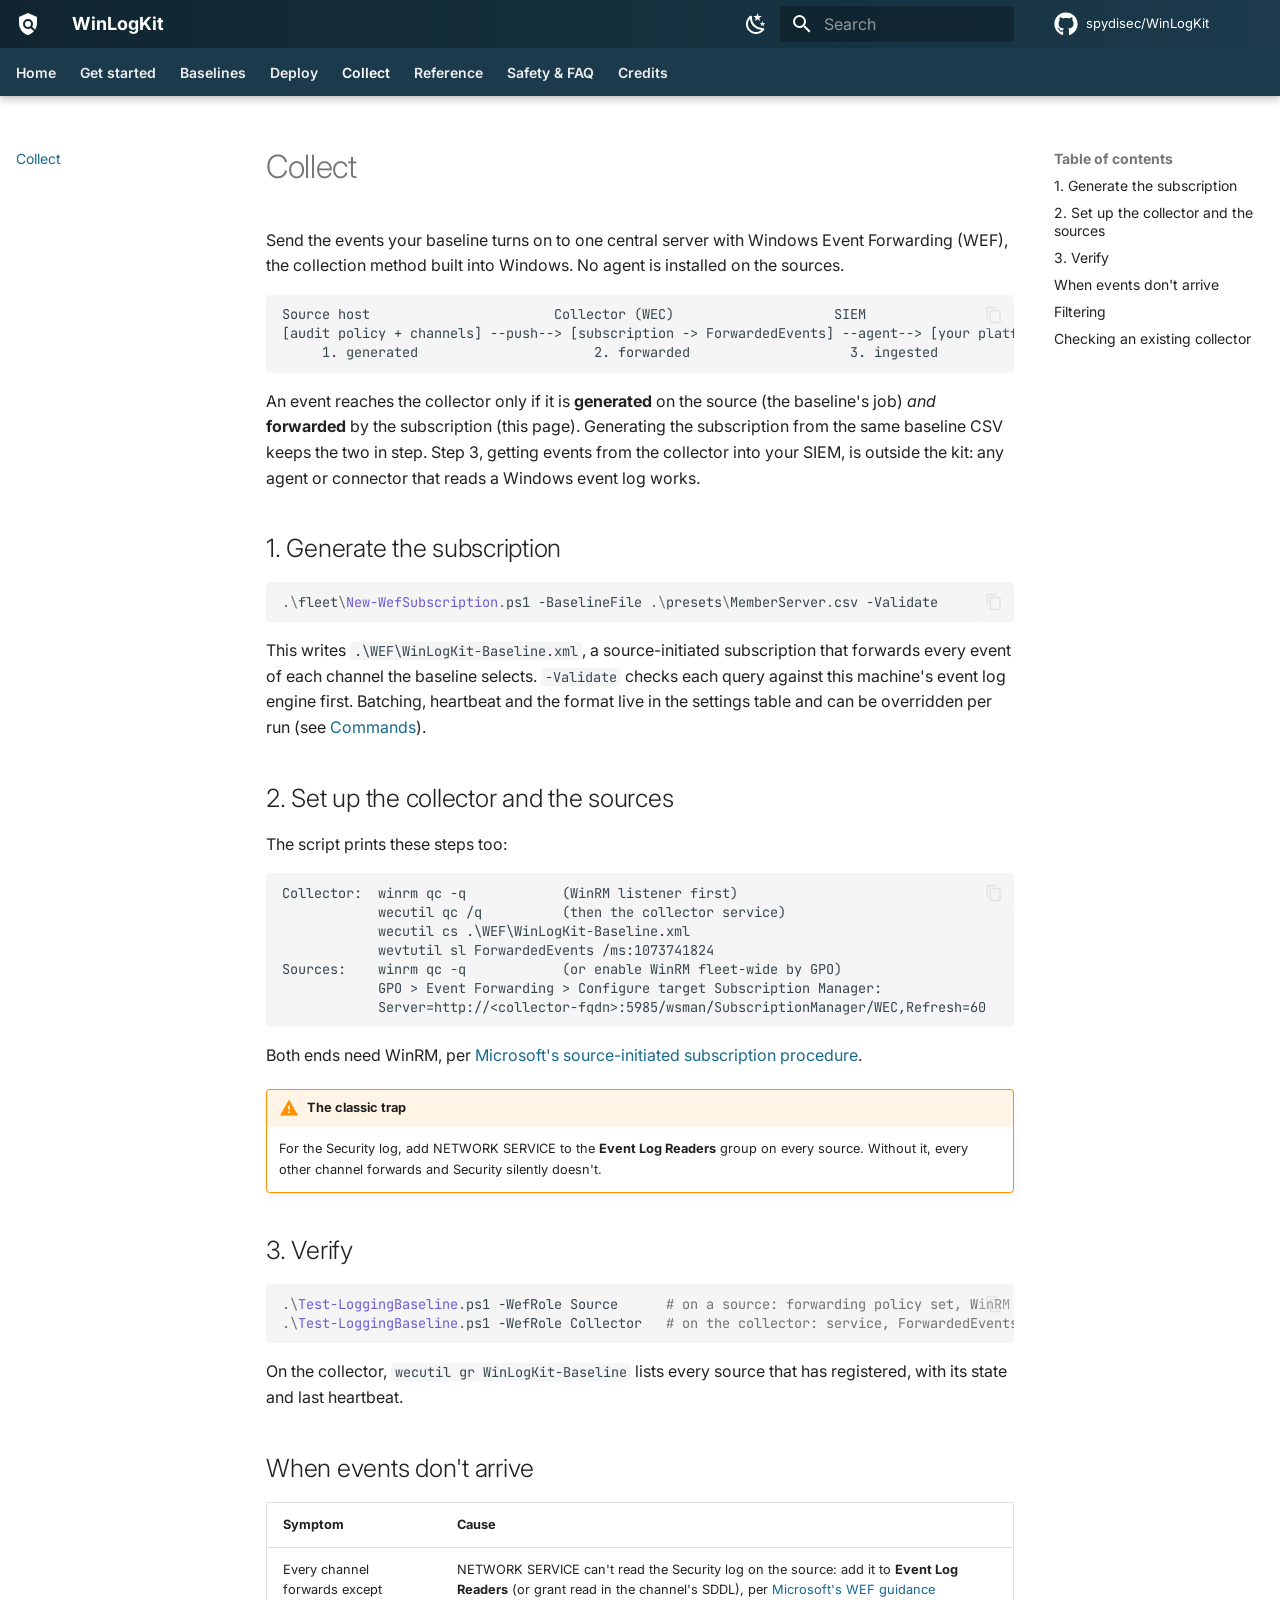
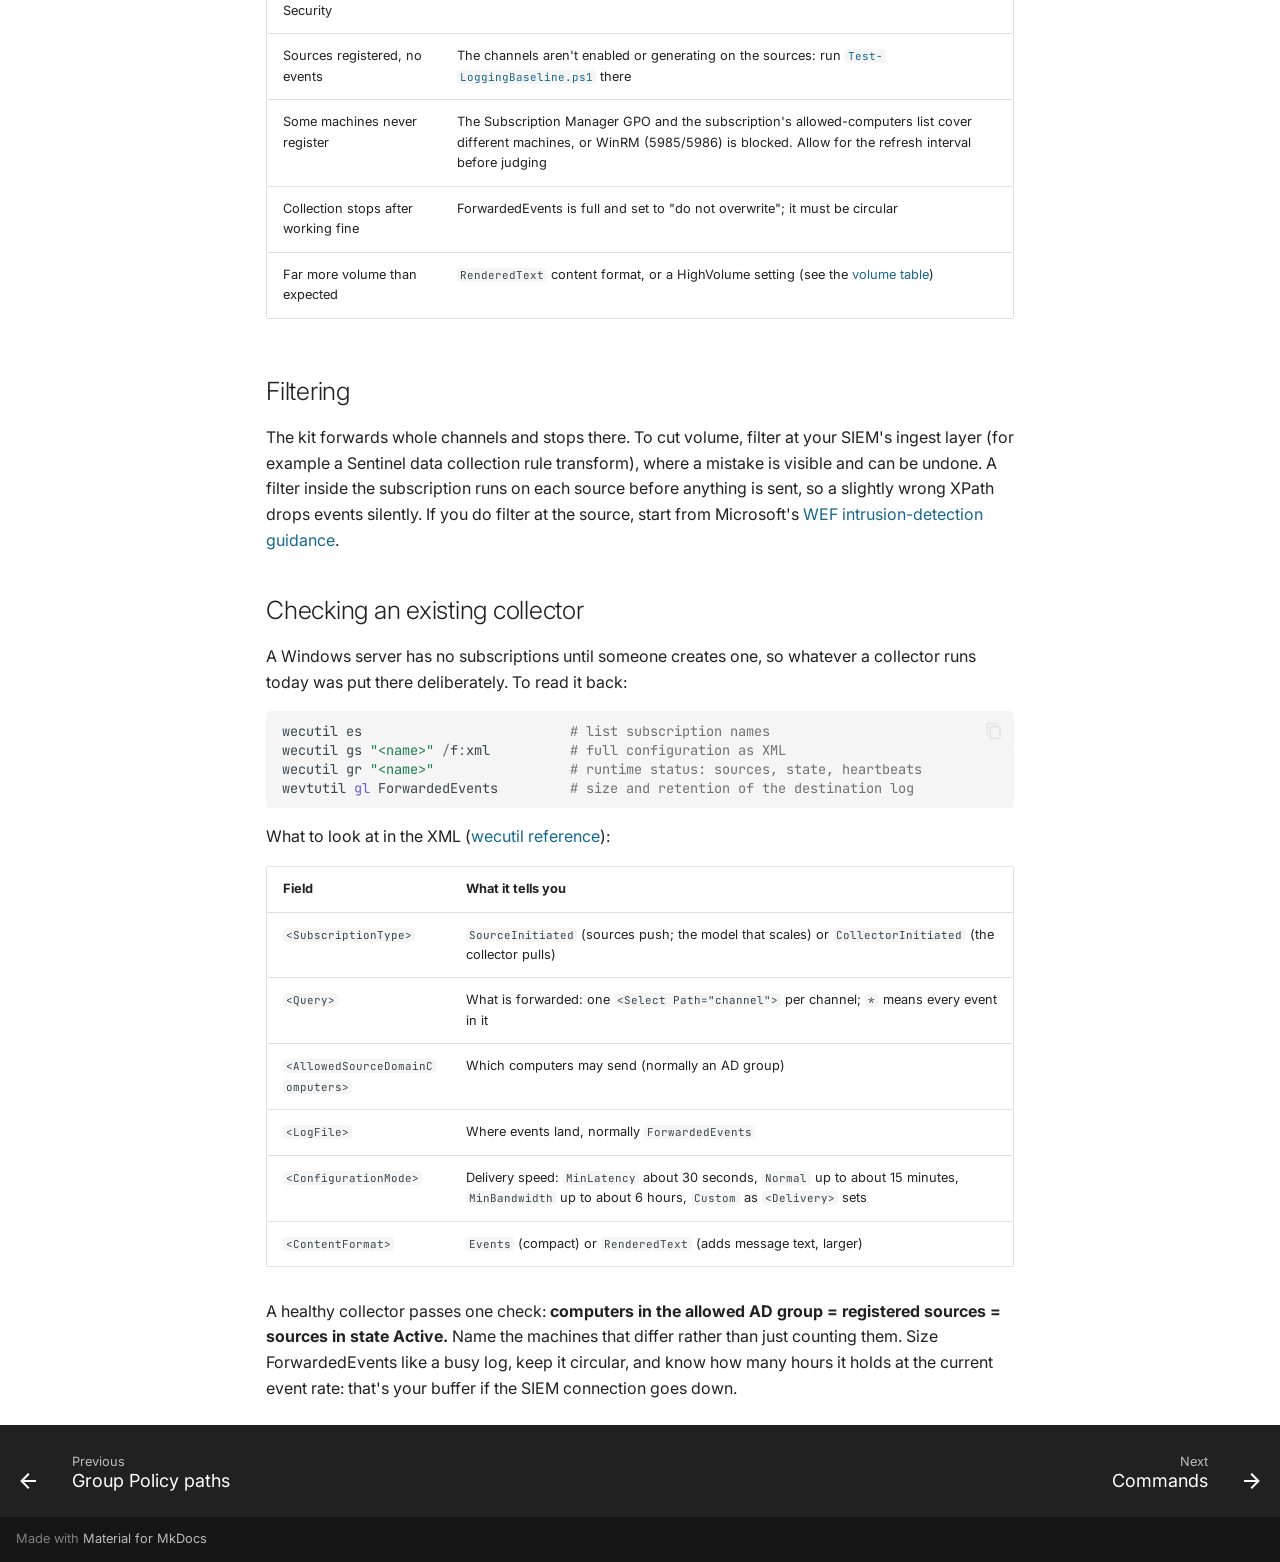
<file: wec/index.html>
<!doctype html>
<html lang="en" class="no-js">
  <head>
    
      <meta charset="utf-8">
      <meta name="viewport" content="width=device-width,initial-scale=1">
      
        <meta name="description" content="Turn on the native Windows event logging security monitoring needs, prove it is recording, and undo it. Plain PowerShell - no modules, no agents, no downloads.">
      
      
      
        <link rel="canonical" href="https://spydisec.github.io/WinLogKit/wec/">
      
      
        <link rel="prev" href="../gpo-paths/">
      
      
        <link rel="next" href="../commands/">
      
      
        
      
      
      <link rel="icon" href="../assets/images/favicon.png">
      <meta name="generator" content="mkdocs-1.6.1, mkdocs-material-9.7.7">
    
    
      
        <title>Collect - WinLogKit</title>
      
    
    
      <link rel="stylesheet" href="../assets/stylesheets/main.ec1eaa64.min.css">
      
        
        <link rel="stylesheet" href="../assets/stylesheets/palette.ab4e12ef.min.css">
      
      


    
    
      
    
    
      
        
        
        <link rel="preconnect" href="https://fonts.gstatic.com" crossorigin>
        <link rel="stylesheet" href="https://fonts.googleapis.com/css?family=Inter:300,300i,400,400i,700,700i%7CJetBrains+Mono:400,400i,700,700i&display=fallback">
        <style>:root{--md-text-font:"Inter";--md-code-font:"JetBrains Mono"}</style>
      
    
    
      <link rel="stylesheet" href="../stylesheets/extra.css">
    
    <script>__md_scope=new URL("..",location),__md_hash=e=>[...e].reduce(((e,_)=>(e<<5)-e+_.charCodeAt(0)),0),__md_get=(e,_=localStorage,t=__md_scope)=>JSON.parse(_.getItem(t.pathname+"."+e)),__md_set=(e,_,t=localStorage,a=__md_scope)=>{try{t.setItem(a.pathname+"."+e,JSON.stringify(_))}catch(e){}}</script>
    
      

    
    
  </head>
  
  
    
    
      
    
    
    
    
    <body dir="ltr" data-md-color-scheme="default" data-md-color-primary="custom" data-md-color-accent="custom">
  
    
    <input class="md-toggle" data-md-toggle="drawer" type="checkbox" id="__drawer" autocomplete="off">
    <input class="md-toggle" data-md-toggle="search" type="checkbox" id="__search" autocomplete="off">
    <label class="md-overlay" for="__drawer"></label>
    <div data-md-component="skip">
      
        
        <a href="#collect" class="md-skip">
          Skip to content
        </a>
      
    </div>
    <div data-md-component="announce">
      
    </div>
    
    
      

  

<header class="md-header md-header--shadow md-header--lifted" data-md-component="header">
  <nav class="md-header__inner md-grid" aria-label="Header">
    <a href=".." title="WinLogKit" class="md-header__button md-logo" aria-label="WinLogKit" data-md-component="logo">
      
  
  <svg xmlns="http://www.w3.org/2000/svg" viewBox="0 0 24 24"><path d="M12 9a3 3 0 0 1 3 3 3 3 0 0 1-3 3 3 3 0 0 1-3-3 3 3 0 0 1 3-3m5.86 10.31C16.23 21.22 14.28 22.45 12 23c-2.56-.61-4.7-2.07-6.42-4.37C3.86 16.34 3 13.8 3 11V5l9-4 9 4v6c0 2.39-.64 4.61-1.92 6.67l-2.91-2.91c.52-.79.83-1.76.83-2.76a5 5 0 0 0-5-5 5 5 0 0 0-5 5 5 5 0 0 0 5 5c1 0 1.97-.31 2.76-.83z"/></svg>

    </a>
    <label class="md-header__button md-icon" for="__drawer">
      
      <svg xmlns="http://www.w3.org/2000/svg" viewBox="0 0 24 24"><path d="M3 6h18v2H3zm0 5h18v2H3zm0 5h18v2H3z"/></svg>
    </label>
    <div class="md-header__title" data-md-component="header-title">
      <div class="md-header__ellipsis">
        <div class="md-header__topic">
          <span class="md-ellipsis">
            WinLogKit
          </span>
        </div>
        <div class="md-header__topic" data-md-component="header-topic">
          <span class="md-ellipsis">
            
              Collect
            
          </span>
        </div>
      </div>
    </div>
    
      
        <form class="md-header__option" data-md-component="palette">
  
    
    
    
    <input class="md-option" data-md-color-media="(prefers-color-scheme: light)" data-md-color-scheme="default" data-md-color-primary="custom" data-md-color-accent="custom"  aria-label="Dark mode"  type="radio" name="__palette" id="__palette_0">
    
      <label class="md-header__button md-icon" title="Dark mode" for="__palette_1" hidden>
        <svg xmlns="http://www.w3.org/2000/svg" viewBox="0 0 24 24"><path d="m17.75 4.09-2.53 1.94.91 3.06-2.63-1.81-2.63 1.81.91-3.06-2.53-1.94L12.44 4l1.06-3 1.06 3zm3.5 6.91-1.64 1.25.59 1.98-1.7-1.17-1.7 1.17.59-1.98L15.75 11l2.06-.05L18.5 9l.69 1.95zm-2.28 4.95c.83-.08 1.72 1.1 1.19 1.85-.32.45-.66.87-1.08 1.27C15.17 23 8.84 23 4.94 19.07c-3.91-3.9-3.91-10.24 0-14.14.4-.4.82-.76 1.27-1.08.75-.53 1.93.36 1.85 1.19-.27 2.86.69 5.83 2.89 8.02a9.96 9.96 0 0 0 8.02 2.89m-1.64 2.02a12.08 12.08 0 0 1-7.8-3.47c-2.17-2.19-3.33-5-3.49-7.82-2.81 3.14-2.7 7.96.31 10.98 3.02 3.01 7.84 3.12 10.98.31"/></svg>
      </label>
    
  
    
    
    
    <input class="md-option" data-md-color-media="(prefers-color-scheme: dark)" data-md-color-scheme="slate" data-md-color-primary="custom" data-md-color-accent="custom"  aria-label="Light mode"  type="radio" name="__palette" id="__palette_1">
    
      <label class="md-header__button md-icon" title="Light mode" for="__palette_0" hidden>
        <svg xmlns="http://www.w3.org/2000/svg" viewBox="0 0 24 24"><path d="M12 7a5 5 0 0 1 5 5 5 5 0 0 1-5 5 5 5 0 0 1-5-5 5 5 0 0 1 5-5m0 2a3 3 0 0 0-3 3 3 3 0 0 0 3 3 3 3 0 0 0 3-3 3 3 0 0 0-3-3m0-7 2.39 3.42C13.65 5.15 12.84 5 12 5s-1.65.15-2.39.42zM3.34 7l4.16-.35A7.2 7.2 0 0 0 5.94 8.5c-.44.74-.69 1.5-.83 2.29zm.02 10 1.76-3.77a7.131 7.131 0 0 0 2.38 4.14zM20.65 7l-1.77 3.79a7.02 7.02 0 0 0-2.38-4.15zm-.01 10-4.14.36c.59-.51 1.12-1.14 1.54-1.86.42-.73.69-1.5.83-2.29zM12 22l-2.41-3.44c.74.27 1.55.44 2.41.44.82 0 1.63-.17 2.37-.44z"/></svg>
      </label>
    
  
</form>
      
    
    
      <script>var palette=__md_get("__palette");if(palette&&palette.color){if("(prefers-color-scheme)"===palette.color.media){var media=matchMedia("(prefers-color-scheme: light)"),input=document.querySelector(media.matches?"[data-md-color-media='(prefers-color-scheme: light)']":"[data-md-color-media='(prefers-color-scheme: dark)']");palette.color.media=input.getAttribute("data-md-color-media"),palette.color.scheme=input.getAttribute("data-md-color-scheme"),palette.color.primary=input.getAttribute("data-md-color-primary"),palette.color.accent=input.getAttribute("data-md-color-accent")}for(var[key,value]of Object.entries(palette.color))document.body.setAttribute("data-md-color-"+key,value)}</script>
    
    
    
      
      
        <label class="md-header__button md-icon" for="__search">
          
          <svg xmlns="http://www.w3.org/2000/svg" viewBox="0 0 24 24"><path d="M9.5 3A6.5 6.5 0 0 1 16 9.5c0 1.61-.59 3.09-1.56 4.23l.27.27h.79l5 5-1.5 1.5-5-5v-.79l-.27-.27A6.52 6.52 0 0 1 9.5 16 6.5 6.5 0 0 1 3 9.5 6.5 6.5 0 0 1 9.5 3m0 2C7 5 5 7 5 9.5S7 14 9.5 14 14 12 14 9.5 12 5 9.5 5"/></svg>
        </label>
        <div class="md-search" data-md-component="search" role="dialog">
  <label class="md-search__overlay" for="__search"></label>
  <div class="md-search__inner" role="search">
    <form class="md-search__form" name="search">
      <input type="text" class="md-search__input" name="query" aria-label="Search" placeholder="Search" autocapitalize="off" autocorrect="off" autocomplete="off" spellcheck="false" data-md-component="search-query" required>
      <label class="md-search__icon md-icon" for="__search">
        
        <svg xmlns="http://www.w3.org/2000/svg" viewBox="0 0 24 24"><path d="M9.5 3A6.5 6.5 0 0 1 16 9.5c0 1.61-.59 3.09-1.56 4.23l.27.27h.79l5 5-1.5 1.5-5-5v-.79l-.27-.27A6.52 6.52 0 0 1 9.5 16 6.5 6.5 0 0 1 3 9.5 6.5 6.5 0 0 1 9.5 3m0 2C7 5 5 7 5 9.5S7 14 9.5 14 14 12 14 9.5 12 5 9.5 5"/></svg>
        
        <svg xmlns="http://www.w3.org/2000/svg" viewBox="0 0 24 24"><path d="M20 11v2H8l5.5 5.5-1.42 1.42L4.16 12l7.92-7.92L13.5 5.5 8 11z"/></svg>
      </label>
      <nav class="md-search__options" aria-label="Search">
        
        <button type="reset" class="md-search__icon md-icon" title="Clear" aria-label="Clear" tabindex="-1">
          
          <svg xmlns="http://www.w3.org/2000/svg" viewBox="0 0 24 24"><path d="M19 6.41 17.59 5 12 10.59 6.41 5 5 6.41 10.59 12 5 17.59 6.41 19 12 13.41 17.59 19 19 17.59 13.41 12z"/></svg>
        </button>
      </nav>
      
        <div class="md-search__suggest" data-md-component="search-suggest"></div>
      
    </form>
    <div class="md-search__output">
      <div class="md-search__scrollwrap" tabindex="0" data-md-scrollfix>
        <div class="md-search-result" data-md-component="search-result">
          <div class="md-search-result__meta">
            Initializing search
          </div>
          <ol class="md-search-result__list" role="presentation"></ol>
        </div>
      </div>
    </div>
  </div>
</div>
      
    
    
      <div class="md-header__source">
        <a href="https://github.com/spydisec/WinLogKit" title="Go to repository" class="md-source" data-md-component="source">
  <div class="md-source__icon md-icon">
    
    <svg xmlns="http://www.w3.org/2000/svg" viewBox="0 0 512 512"><!--! Font Awesome Free 7.1.0 by @fontawesome - https://fontawesome.com License - https://fontawesome.com/license/free (Icons: CC BY 4.0, Fonts: SIL OFL 1.1, Code: MIT License) Copyright 2025 Fonticons, Inc.--><path d="M173.9 397.4c0 2-2.3 3.6-5.2 3.6-3.3.3-5.6-1.3-5.6-3.6 0-2 2.3-3.6 5.2-3.6 3-.3 5.6 1.3 5.6 3.6m-31.1-4.5c-.7 2 1.3 4.3 4.3 4.9 2.6 1 5.6 0 6.2-2s-1.3-4.3-4.3-5.2c-2.6-.7-5.5.3-6.2 2.3m44.2-1.7c-2.9.7-4.9 2.6-4.6 4.9.3 2 2.9 3.3 5.9 2.6 2.9-.7 4.9-2.6 4.6-4.6-.3-1.9-3-3.2-5.9-2.9M252.8 8C114.1 8 8 113.3 8 252c0 110.9 69.8 205.8 169.5 239.2 12.8 2.3 17.3-5.6 17.3-12.1 0-6.2-.3-40.4-.3-61.4 0 0-70 15-84.7-29.8 0 0-11.4-29.1-27.8-36.6 0 0-22.9-15.7 1.6-15.4 0 0 24.9 2 38.6 25.8 21.9 38.6 58.6 27.5 72.9 20.9 2.3-16 8.8-27.1 16-33.7-55.9-6.2-112.3-14.3-112.3-110.5 0-27.5 7.6-41.3 23.6-58.9-2.6-6.5-11.1-33.3 2.6-67.9 20.9-6.5 69 27 69 27 20-5.6 41.5-8.5 62.8-8.5s42.8 2.9 62.8 8.5c0 0 48.1-33.6 69-27 13.7 34.7 5.2 61.4 2.6 67.9 16 17.7 25.8 31.5 25.8 58.9 0 96.5-58.9 104.2-114.8 110.5 9.2 7.9 17 22.9 17 46.4 0 33.7-.3 75.4-.3 83.6 0 6.5 4.6 14.4 17.3 12.1C436.2 457.8 504 362.9 504 252 504 113.3 391.5 8 252.8 8M105.2 352.9c-1.3 1-1 3.3.7 5.2 1.6 1.6 3.9 2.3 5.2 1 1.3-1 1-3.3-.7-5.2-1.6-1.6-3.9-2.3-5.2-1m-10.8-8.1c-.7 1.3.3 2.9 2.3 3.9 1.6 1 3.6.7 4.3-.7.7-1.3-.3-2.9-2.3-3.9-2-.6-3.6-.3-4.3.7m32.4 35.6c-1.6 1.3-1 4.3 1.3 6.2 2.3 2.3 5.2 2.6 6.5 1 1.3-1.3.7-4.3-1.3-6.2-2.2-2.3-5.2-2.6-6.5-1m-11.4-14.7c-1.6 1-1.6 3.6 0 5.9s4.3 3.3 5.6 2.3c1.6-1.3 1.6-3.9 0-6.2-1.4-2.3-4-3.3-5.6-2"/></svg>
  </div>
  <div class="md-source__repository">
    spydisec/WinLogKit
  </div>
</a>
      </div>
    
  </nav>
  
    
      
<nav class="md-tabs" aria-label="Tabs" data-md-component="tabs">
  <div class="md-grid">
    <ul class="md-tabs__list">
      
        
  
  
  
  
    <li class="md-tabs__item">
      <a href=".." class="md-tabs__link">
        
  
  
    
  
  Home

      </a>
    </li>
  

      
        
  
  
  
  
    <li class="md-tabs__item">
      <a href="../getting-started/" class="md-tabs__link">
        
  
  
    
  
  Get started

      </a>
    </li>
  

      
        
  
  
  
  
    <li class="md-tabs__item">
      <a href="../baselines/" class="md-tabs__link">
        
  
  
    
  
  Baselines

      </a>
    </li>
  

      
        
  
  
  
  
    
    
      <li class="md-tabs__item">
        <a href="../deployment/" class="md-tabs__link">
          
  
  
  Deploy

        </a>
      </li>
    
  

      
        
  
  
  
    
  
  
    <li class="md-tabs__item md-tabs__item--active">
      <a href="./" class="md-tabs__link">
        
  
  
    
  
  Collect

      </a>
    </li>
  

      
        
  
  
  
  
    
    
      <li class="md-tabs__item">
        <a href="../commands/" class="md-tabs__link">
          
  
  
  Reference

        </a>
      </li>
    
  

      
        
  
  
  
  
    <li class="md-tabs__item">
      <a href="../safety/" class="md-tabs__link">
        
  
  
    
  
  Safety & FAQ

      </a>
    </li>
  

      
        
  
  
  
  
    <li class="md-tabs__item">
      <a href="../credits/" class="md-tabs__link">
        
  
  
    
  
  Credits

      </a>
    </li>
  

      
    </ul>
  </div>
</nav>
    
  
</header>
    
    <div class="md-container" data-md-component="container">
      
      
        
      
      <main class="md-main" data-md-component="main">
        <div class="md-main__inner md-grid">
          
            
              
              <div class="md-sidebar md-sidebar--primary" data-md-component="sidebar" data-md-type="navigation" >
                <div class="md-sidebar__scrollwrap">
                  <div class="md-sidebar__inner">
                    


  


<nav class="md-nav md-nav--primary md-nav--lifted" aria-label="Navigation" data-md-level="0">
  <label class="md-nav__title" for="__drawer">
    <a href=".." title="WinLogKit" class="md-nav__button md-logo" aria-label="WinLogKit" data-md-component="logo">
      
  
  <svg xmlns="http://www.w3.org/2000/svg" viewBox="0 0 24 24"><path d="M12 9a3 3 0 0 1 3 3 3 3 0 0 1-3 3 3 3 0 0 1-3-3 3 3 0 0 1 3-3m5.86 10.31C16.23 21.22 14.28 22.45 12 23c-2.56-.61-4.7-2.07-6.42-4.37C3.86 16.34 3 13.8 3 11V5l9-4 9 4v6c0 2.39-.64 4.61-1.92 6.67l-2.91-2.91c.52-.79.83-1.76.83-2.76a5 5 0 0 0-5-5 5 5 0 0 0-5 5 5 5 0 0 0 5 5c1 0 1.97-.31 2.76-.83z"/></svg>

    </a>
    WinLogKit
  </label>
  
    <div class="md-nav__source">
      <a href="https://github.com/spydisec/WinLogKit" title="Go to repository" class="md-source" data-md-component="source">
  <div class="md-source__icon md-icon">
    
    <svg xmlns="http://www.w3.org/2000/svg" viewBox="0 0 512 512"><!--! Font Awesome Free 7.1.0 by @fontawesome - https://fontawesome.com License - https://fontawesome.com/license/free (Icons: CC BY 4.0, Fonts: SIL OFL 1.1, Code: MIT License) Copyright 2025 Fonticons, Inc.--><path d="M173.9 397.4c0 2-2.3 3.6-5.2 3.6-3.3.3-5.6-1.3-5.6-3.6 0-2 2.3-3.6 5.2-3.6 3-.3 5.6 1.3 5.6 3.6m-31.1-4.5c-.7 2 1.3 4.3 4.3 4.9 2.6 1 5.6 0 6.2-2s-1.3-4.3-4.3-5.2c-2.6-.7-5.5.3-6.2 2.3m44.2-1.7c-2.9.7-4.9 2.6-4.6 4.9.3 2 2.9 3.3 5.9 2.6 2.9-.7 4.9-2.6 4.6-4.6-.3-1.9-3-3.2-5.9-2.9M252.8 8C114.1 8 8 113.3 8 252c0 110.9 69.8 205.8 169.5 239.2 12.8 2.3 17.3-5.6 17.3-12.1 0-6.2-.3-40.4-.3-61.4 0 0-70 15-84.7-29.8 0 0-11.4-29.1-27.8-36.6 0 0-22.9-15.7 1.6-15.4 0 0 24.9 2 38.6 25.8 21.9 38.6 58.6 27.5 72.9 20.9 2.3-16 8.8-27.1 16-33.7-55.9-6.2-112.3-14.3-112.3-110.5 0-27.5 7.6-41.3 23.6-58.9-2.6-6.5-11.1-33.3 2.6-67.9 20.9-6.5 69 27 69 27 20-5.6 41.5-8.5 62.8-8.5s42.8 2.9 62.8 8.5c0 0 48.1-33.6 69-27 13.7 34.7 5.2 61.4 2.6 67.9 16 17.7 25.8 31.5 25.8 58.9 0 96.5-58.9 104.2-114.8 110.5 9.2 7.9 17 22.9 17 46.4 0 33.7-.3 75.4-.3 83.6 0 6.5 4.6 14.4 17.3 12.1C436.2 457.8 504 362.9 504 252 504 113.3 391.5 8 252.8 8M105.2 352.9c-1.3 1-1 3.3.7 5.2 1.6 1.6 3.9 2.3 5.2 1 1.3-1 1-3.3-.7-5.2-1.6-1.6-3.9-2.3-5.2-1m-10.8-8.1c-.7 1.3.3 2.9 2.3 3.9 1.6 1 3.6.7 4.3-.7.7-1.3-.3-2.9-2.3-3.9-2-.6-3.6-.3-4.3.7m32.4 35.6c-1.6 1.3-1 4.3 1.3 6.2 2.3 2.3 5.2 2.6 6.5 1 1.3-1.3.7-4.3-1.3-6.2-2.2-2.3-5.2-2.6-6.5-1m-11.4-14.7c-1.6 1-1.6 3.6 0 5.9s4.3 3.3 5.6 2.3c1.6-1.3 1.6-3.9 0-6.2-1.4-2.3-4-3.3-5.6-2"/></svg>
  </div>
  <div class="md-source__repository">
    spydisec/WinLogKit
  </div>
</a>
    </div>
  
  <ul class="md-nav__list" data-md-scrollfix>
    
      
      
  
  
  
  
    <li class="md-nav__item">
      <a href=".." class="md-nav__link">
        
  
  
  <span class="md-ellipsis">
    
  
    Home
  

    
  </span>
  
  

      </a>
    </li>
  

    
      
      
  
  
  
  
    <li class="md-nav__item">
      <a href="../getting-started/" class="md-nav__link">
        
  
  
  <span class="md-ellipsis">
    
  
    Get started
  

    
  </span>
  
  

      </a>
    </li>
  

    
      
      
  
  
  
  
    <li class="md-nav__item">
      <a href="../baselines/" class="md-nav__link">
        
  
  
  <span class="md-ellipsis">
    
  
    Baselines
  

    
  </span>
  
  

      </a>
    </li>
  

    
      
      
  
  
  
  
    
    
    
    
      
      
    
    
    <li class="md-nav__item md-nav__item--nested">
      
        
        
        <input class="md-nav__toggle md-toggle " type="checkbox" id="__nav_4" >
        
          
          <label class="md-nav__link" for="__nav_4" id="__nav_4_label" tabindex="0">
            
  
  
  <span class="md-ellipsis">
    
  
    Deploy
  

    
  </span>
  
  

            <span class="md-nav__icon md-icon"></span>
          </label>
        
        <nav class="md-nav" data-md-level="1" aria-labelledby="__nav_4_label" aria-expanded="false">
          <label class="md-nav__title" for="__nav_4">
            <span class="md-nav__icon md-icon"></span>
            
  
    Deploy
  

          </label>
          <ul class="md-nav__list" data-md-scrollfix>
            
              
                
  
  
  
  
    <li class="md-nav__item">
      <a href="../deployment/" class="md-nav__link">
        
  
  
  <span class="md-ellipsis">
    
  
    Overview
  

    
  </span>
  
  

      </a>
    </li>
  

              
            
              
                
  
  
  
  
    <li class="md-nav__item">
      <a href="../intune-csp/" class="md-nav__link">
        
  
  
  <span class="md-ellipsis">
    
  
    Intune Settings catalog
  

    
  </span>
  
  

      </a>
    </li>
  

              
            
              
                
  
  
  
  
    <li class="md-nav__item">
      <a href="../gpo-paths/" class="md-nav__link">
        
  
  
  <span class="md-ellipsis">
    
  
    Group Policy paths
  

    
  </span>
  
  

      </a>
    </li>
  

              
            
          </ul>
        </nav>
      
    </li>
  

    
      
      
  
  
    
  
  
  
    <li class="md-nav__item md-nav__item--active">
      
      <input class="md-nav__toggle md-toggle" type="checkbox" id="__toc">
      
      
        
      
      
        <label class="md-nav__link md-nav__link--active" for="__toc">
          
  
  
  <span class="md-ellipsis">
    
  
    Collect
  

    
  </span>
  
  

          <span class="md-nav__icon md-icon"></span>
        </label>
      
      <a href="./" class="md-nav__link md-nav__link--active">
        
  
  
  <span class="md-ellipsis">
    
  
    Collect
  

    
  </span>
  
  

      </a>
      
        

<nav class="md-nav md-nav--secondary" aria-label="Table of contents">
  
  
  
    
  
  
    <label class="md-nav__title" for="__toc">
      <span class="md-nav__icon md-icon"></span>
      Table of contents
    </label>
    <ul class="md-nav__list" data-md-component="toc" data-md-scrollfix>
      
        <li class="md-nav__item">
  <a href="#1-generate-the-subscription" class="md-nav__link">
    <span class="md-ellipsis">
      
        1. Generate the subscription
      
    </span>
  </a>
  
</li>
      
        <li class="md-nav__item">
  <a href="#2-set-up-the-collector-and-the-sources" class="md-nav__link">
    <span class="md-ellipsis">
      
        2. Set up the collector and the sources
      
    </span>
  </a>
  
</li>
      
        <li class="md-nav__item">
  <a href="#3-verify" class="md-nav__link">
    <span class="md-ellipsis">
      
        3. Verify
      
    </span>
  </a>
  
</li>
      
        <li class="md-nav__item">
  <a href="#when-events-dont-arrive" class="md-nav__link">
    <span class="md-ellipsis">
      
        When events don't arrive
      
    </span>
  </a>
  
</li>
      
        <li class="md-nav__item">
  <a href="#filtering" class="md-nav__link">
    <span class="md-ellipsis">
      
        Filtering
      
    </span>
  </a>
  
</li>
      
        <li class="md-nav__item">
  <a href="#checking-an-existing-collector" class="md-nav__link">
    <span class="md-ellipsis">
      
        Checking an existing collector
      
    </span>
  </a>
  
</li>
      
    </ul>
  
</nav>
      
    </li>
  

    
      
      
  
  
  
  
    
    
    
    
      
      
    
    
    <li class="md-nav__item md-nav__item--nested">
      
        
        
        <input class="md-nav__toggle md-toggle " type="checkbox" id="__nav_6" >
        
          
          <label class="md-nav__link" for="__nav_6" id="__nav_6_label" tabindex="0">
            
  
  
  <span class="md-ellipsis">
    
  
    Reference
  

    
  </span>
  
  

            <span class="md-nav__icon md-icon"></span>
          </label>
        
        <nav class="md-nav" data-md-level="1" aria-labelledby="__nav_6_label" aria-expanded="false">
          <label class="md-nav__title" for="__nav_6">
            <span class="md-nav__icon md-icon"></span>
            
  
    Reference
  

          </label>
          <ul class="md-nav__list" data-md-scrollfix>
            
              
                
  
  
  
  
    <li class="md-nav__item">
      <a href="../commands/" class="md-nav__link">
        
  
  
  <span class="md-ellipsis">
    
  
    Commands
  

    
  </span>
  
  

      </a>
    </li>
  

              
            
              
                
  
  
  
  
    <li class="md-nav__item">
      <a href="../reference/" class="md-nav__link">
        
  
  
  <span class="md-ellipsis">
    
  
    Settings
  

    
  </span>
  
  

      </a>
    </li>
  

              
            
              
                
  
  
  
  
    <li class="md-nav__item">
      <a href="../mapping/" class="md-nav__link">
        
  
  
  <span class="md-ellipsis">
    
  
    Coverage
  

    
  </span>
  
  

      </a>
    </li>
  

              
            
          </ul>
        </nav>
      
    </li>
  

    
      
      
  
  
  
  
    <li class="md-nav__item">
      <a href="../safety/" class="md-nav__link">
        
  
  
  <span class="md-ellipsis">
    
  
    Safety & FAQ
  

    
  </span>
  
  

      </a>
    </li>
  

    
      
      
  
  
  
  
    <li class="md-nav__item">
      <a href="../credits/" class="md-nav__link">
        
  
  
  <span class="md-ellipsis">
    
  
    Credits
  

    
  </span>
  
  

      </a>
    </li>
  

    
  </ul>
</nav>
                  </div>
                </div>
              </div>
            
            
              
              <div class="md-sidebar md-sidebar--secondary" data-md-component="sidebar" data-md-type="toc" >
                <div class="md-sidebar__scrollwrap">
                  <div class="md-sidebar__inner">
                    

<nav class="md-nav md-nav--secondary" aria-label="Table of contents">
  
  
  
    
  
  
    <label class="md-nav__title" for="__toc">
      <span class="md-nav__icon md-icon"></span>
      Table of contents
    </label>
    <ul class="md-nav__list" data-md-component="toc" data-md-scrollfix>
      
        <li class="md-nav__item">
  <a href="#1-generate-the-subscription" class="md-nav__link">
    <span class="md-ellipsis">
      
        1. Generate the subscription
      
    </span>
  </a>
  
</li>
      
        <li class="md-nav__item">
  <a href="#2-set-up-the-collector-and-the-sources" class="md-nav__link">
    <span class="md-ellipsis">
      
        2. Set up the collector and the sources
      
    </span>
  </a>
  
</li>
      
        <li class="md-nav__item">
  <a href="#3-verify" class="md-nav__link">
    <span class="md-ellipsis">
      
        3. Verify
      
    </span>
  </a>
  
</li>
      
        <li class="md-nav__item">
  <a href="#when-events-dont-arrive" class="md-nav__link">
    <span class="md-ellipsis">
      
        When events don't arrive
      
    </span>
  </a>
  
</li>
      
        <li class="md-nav__item">
  <a href="#filtering" class="md-nav__link">
    <span class="md-ellipsis">
      
        Filtering
      
    </span>
  </a>
  
</li>
      
        <li class="md-nav__item">
  <a href="#checking-an-existing-collector" class="md-nav__link">
    <span class="md-ellipsis">
      
        Checking an existing collector
      
    </span>
  </a>
  
</li>
      
    </ul>
  
</nav>
                  </div>
                </div>
              </div>
            
          
          
            <div class="md-content" data-md-component="content">
              
              <article class="md-content__inner md-typeset">
                
                  


  
  


<h1 id="collect">Collect<a class="headerlink" href="#collect" title="Permanent link">&para;</a></h1>
<p>Send the events your baseline turns on to one central server with Windows
Event Forwarding (WEF), the collection method built into Windows. No agent
is installed on the sources.</p>
<div class="highlight"><pre><span></span><code>Source host                       Collector (WEC)                    SIEM
[audit policy + channels] --push--&gt; [subscription -&gt; ForwardedEvents] --agent--&gt; [your platform]
     1. generated                      2. forwarded                    3. ingested
</code></pre></div>
<p>An event reaches the collector only if it is <strong>generated</strong> on the source
(the baseline's job) <em>and</em> <strong>forwarded</strong> by the subscription (this page).
Generating the subscription from the same baseline CSV keeps the two in
step. Step 3, getting events from the collector into your SIEM, is outside
the kit: any agent or connector that reads a Windows event log works.</p>
<h2 id="1-generate-the-subscription">1. Generate the subscription<a class="headerlink" href="#1-generate-the-subscription" title="Permanent link">&para;</a></h2>
<div class="highlight"><pre><span></span><code><span class="p">.\</span><span class="n">fleet</span><span class="p">\</span><span class="nb">New-WefSubscription</span><span class="p">.</span><span class="n">ps1</span> <span class="n">-BaselineFile</span> <span class="p">.\</span><span class="n">presets</span><span class="p">\</span><span class="n">MemberServer</span><span class="p">.</span><span class="n">csv</span> <span class="n">-Validate</span>
</code></pre></div>
<p>This writes <code>.\WEF\WinLogKit-Baseline.xml</code>, a source-initiated subscription
that forwards every event of each channel the baseline selects.
<code>-Validate</code> checks each query against this machine's event log engine
first. Batching, heartbeat and the format live in the settings table and
can be overridden per run (see <a href="../commands/#new-wefsubscriptionps1">Commands</a>).</p>
<h2 id="2-set-up-the-collector-and-the-sources">2. Set up the collector and the sources<a class="headerlink" href="#2-set-up-the-collector-and-the-sources" title="Permanent link">&para;</a></h2>
<p>The script prints these steps too:</p>
<div class="highlight"><pre><span></span><code>Collector:  winrm qc -q            (WinRM listener first)
            wecutil qc /q          (then the collector service)
            wecutil cs .\WEF\WinLogKit-Baseline.xml
            wevtutil sl ForwardedEvents /ms:1073741824
Sources:    winrm qc -q            (or enable WinRM fleet-wide by GPO)
            GPO &gt; Event Forwarding &gt; Configure target Subscription Manager:
            Server=http://&lt;collector-fqdn&gt;:5985/wsman/SubscriptionManager/WEC,Refresh=60
</code></pre></div>
<p>Both ends need WinRM, per
<a href="https://learn.microsoft.com/windows/win32/wec/setting-up-a-source-initiated-subscription">Microsoft's source-initiated subscription procedure</a>.</p>
<div class="admonition warning">
<p class="admonition-title">The classic trap</p>
<p>For the Security log, add NETWORK SERVICE to the <strong>Event Log Readers</strong>
group on every source. Without it, every other channel forwards and
Security silently doesn't.</p>
</div>
<h2 id="3-verify">3. Verify<a class="headerlink" href="#3-verify" title="Permanent link">&para;</a></h2>
<div class="highlight"><pre><span></span><code><span class="p">.\</span><span class="nb">Test-LoggingBaseline</span><span class="p">.</span><span class="n">ps1</span> <span class="n">-WefRole</span> <span class="n">Source</span>      <span class="c"># on a source: forwarding policy set, WinRM running</span>
<span class="p">.\</span><span class="nb">Test-LoggingBaseline</span><span class="p">.</span><span class="n">ps1</span> <span class="n">-WefRole</span> <span class="n">Collector</span>   <span class="c"># on the collector: service, ForwardedEvents size, a subscription loaded</span>
</code></pre></div>
<p>On the collector, <code>wecutil gr WinLogKit-Baseline</code> lists every source that
has registered, with its state and last heartbeat.</p>
<h2 id="when-events-dont-arrive">When events don't arrive<a class="headerlink" href="#when-events-dont-arrive" title="Permanent link">&para;</a></h2>
<table>
<thead>
<tr>
<th>Symptom</th>
<th>Cause</th>
</tr>
</thead>
<tbody>
<tr>
<td>Every channel forwards except Security</td>
<td>NETWORK SERVICE can't read the Security log on the source: add it to <strong>Event Log Readers</strong> (or grant read in the channel's SDDL), per <a href="https://learn.microsoft.com/windows/security/operating-system-security/device-management/use-windows-event-forwarding-to-assist-in-intrusion-detection">Microsoft's WEF guidance</a></td>
</tr>
<tr>
<td>Sources registered, no events</td>
<td>The channels aren't enabled or generating on the sources: run <a href="../commands/#test-loggingbaselineps1"><code>Test-LoggingBaseline.ps1</code></a> there</td>
</tr>
<tr>
<td>Some machines never register</td>
<td>The Subscription Manager GPO and the subscription's allowed-computers list cover different machines, or WinRM (5985/5986) is blocked. Allow for the refresh interval before judging</td>
</tr>
<tr>
<td>Collection stops after working fine</td>
<td>ForwardedEvents is full and set to "do not overwrite"; it must be circular</td>
</tr>
<tr>
<td>Far more volume than expected</td>
<td><code>RenderedText</code> content format, or a HighVolume setting (see the <a href="../safety/#volume-impact-settings-the-highvolume-tier-and-friends">volume table</a>)</td>
</tr>
</tbody>
</table>
<h2 id="filtering">Filtering<a class="headerlink" href="#filtering" title="Permanent link">&para;</a></h2>
<p>The kit forwards whole channels and stops there. To cut volume, filter at
your SIEM's ingest layer (for example a Sentinel data collection rule
transform), where a mistake is visible and can be undone. A filter inside
the subscription runs on each source before anything is sent, so a
slightly wrong XPath drops events silently. If you do filter at the source,
start from Microsoft's
<a href="https://learn.microsoft.com/windows/security/operating-system-security/device-management/use-windows-event-forwarding-to-assist-in-intrusion-detection">WEF intrusion-detection guidance</a>.</p>
<h2 id="checking-an-existing-collector">Checking an existing collector<a class="headerlink" href="#checking-an-existing-collector" title="Permanent link">&para;</a></h2>
<p>A Windows server has no subscriptions until someone creates one, so
whatever a collector runs today was put there deliberately. To read it
back:</p>
<div class="highlight"><pre><span></span><code><span class="n">wecutil</span> <span class="n">es</span>                          <span class="c"># list subscription names</span>
<span class="n">wecutil</span> <span class="n">gs</span> <span class="s2">"&lt;name&gt;"</span> <span class="p">/</span><span class="n">f</span><span class="p">:</span><span class="n">xml</span>          <span class="c"># full configuration as XML</span>
<span class="n">wecutil</span> <span class="n">gr</span> <span class="s2">"&lt;name&gt;"</span>                 <span class="c"># runtime status: sources, state, heartbeats</span>
<span class="n">wevtutil</span> <span class="nb">gl </span><span class="n">ForwardedEvents</span>         <span class="c"># size and retention of the destination log</span>
</code></pre></div>
<p>What to look at in the XML
(<a href="https://learn.microsoft.com/windows-server/administration/windows-commands/wecutil">wecutil reference</a>):</p>
<table>
<thead>
<tr>
<th>Field</th>
<th>What it tells you</th>
</tr>
</thead>
<tbody>
<tr>
<td><code>&lt;SubscriptionType&gt;</code></td>
<td><code>SourceInitiated</code> (sources push; the model that scales) or <code>CollectorInitiated</code> (the collector pulls)</td>
</tr>
<tr>
<td><code>&lt;Query&gt;</code></td>
<td>What is forwarded: one <code>&lt;Select Path="channel"&gt;</code> per channel; <code>*</code> means every event in it</td>
</tr>
<tr>
<td><code>&lt;AllowedSourceDomainComputers&gt;</code></td>
<td>Which computers may send (normally an AD group)</td>
</tr>
<tr>
<td><code>&lt;LogFile&gt;</code></td>
<td>Where events land, normally <code>ForwardedEvents</code></td>
</tr>
<tr>
<td><code>&lt;ConfigurationMode&gt;</code></td>
<td>Delivery speed: <code>MinLatency</code> about 30 seconds, <code>Normal</code> up to about 15 minutes, <code>MinBandwidth</code> up to about 6 hours, <code>Custom</code> as <code>&lt;Delivery&gt;</code> sets</td>
</tr>
<tr>
<td><code>&lt;ContentFormat&gt;</code></td>
<td><code>Events</code> (compact) or <code>RenderedText</code> (adds message text, larger)</td>
</tr>
</tbody>
</table>
<p>A healthy collector passes one check: <strong>computers in the allowed AD group =
registered sources = sources in state Active.</strong> Name the machines that
differ rather than just counting them. Size ForwardedEvents like a busy
log, keep it circular, and know how many hours it holds at the current
event rate: that's your buffer if the SIEM connection goes down.</p>












                
              </article>
            </div>
          
          
<script>var target=document.getElementById(location.hash.slice(1));target&&target.name&&(target.checked=target.name.startsWith("__tabbed_"))</script>
        </div>
        
          <button type="button" class="md-top md-icon" data-md-component="top" hidden>
  
  <svg xmlns="http://www.w3.org/2000/svg" viewBox="0 0 24 24"><path d="M13 20h-2V8l-5.5 5.5-1.42-1.42L12 4.16l7.92 7.92-1.42 1.42L13 8z"/></svg>
  Back to top
</button>
        
      </main>
      
        <footer class="md-footer">
  
    
      
      <nav class="md-footer__inner md-grid" aria-label="Footer" >
        
          
          <a href="../gpo-paths/" class="md-footer__link md-footer__link--prev" aria-label="Previous: Group Policy paths">
            <div class="md-footer__button md-icon">
              
              <svg xmlns="http://www.w3.org/2000/svg" viewBox="0 0 24 24"><path d="M20 11v2H8l5.5 5.5-1.42 1.42L4.16 12l7.92-7.92L13.5 5.5 8 11z"/></svg>
            </div>
            <div class="md-footer__title">
              <span class="md-footer__direction">
                Previous
              </span>
              <div class="md-ellipsis">
                Group Policy paths
              </div>
            </div>
          </a>
        
        
          
          <a href="../commands/" class="md-footer__link md-footer__link--next" aria-label="Next: Commands">
            <div class="md-footer__title">
              <span class="md-footer__direction">
                Next
              </span>
              <div class="md-ellipsis">
                Commands
              </div>
            </div>
            <div class="md-footer__button md-icon">
              
              <svg xmlns="http://www.w3.org/2000/svg" viewBox="0 0 24 24"><path d="M4 11v2h12l-5.5 5.5 1.42 1.42L19.84 12l-7.92-7.92L10.5 5.5 16 11z"/></svg>
            </div>
          </a>
        
      </nav>
    
  
  <div class="md-footer-meta md-typeset">
    <div class="md-footer-meta__inner md-grid">
      <div class="md-copyright">
  
  
    Made with
    <a href="https://squidfunk.github.io/mkdocs-material/" target="_blank" rel="noopener">
      Material for MkDocs
    </a>
  
</div>
      
    </div>
  </div>
</footer>
      
    </div>
    <div class="md-dialog" data-md-component="dialog">
      <div class="md-dialog__inner md-typeset"></div>
    </div>
    
    
    
      
      
      <script id="__config" type="application/json">{"annotate": null, "base": "..", "features": ["navigation.tabs", "navigation.tabs.sticky", "navigation.instant", "navigation.tracking", "navigation.top", "navigation.footer", "toc.follow", "content.code.copy", "search.suggest", "search.highlight"], "search": "../assets/javascripts/workers/search.2c215733.min.js", "tags": null, "translations": {"clipboard.copied": "Copied to clipboard", "clipboard.copy": "Copy to clipboard", "search.result.more.one": "1 more on this page", "search.result.more.other": "# more on this page", "search.result.none": "No matching documents", "search.result.one": "1 matching document", "search.result.other": "# matching documents", "search.result.placeholder": "Type to start searching", "search.result.term.missing": "Missing", "select.version": "Select version"}, "version": null}</script>
    
    
      <script src="../assets/javascripts/bundle.d7400e89.min.js"></script>
      
    
  </body>
</html>
</file>
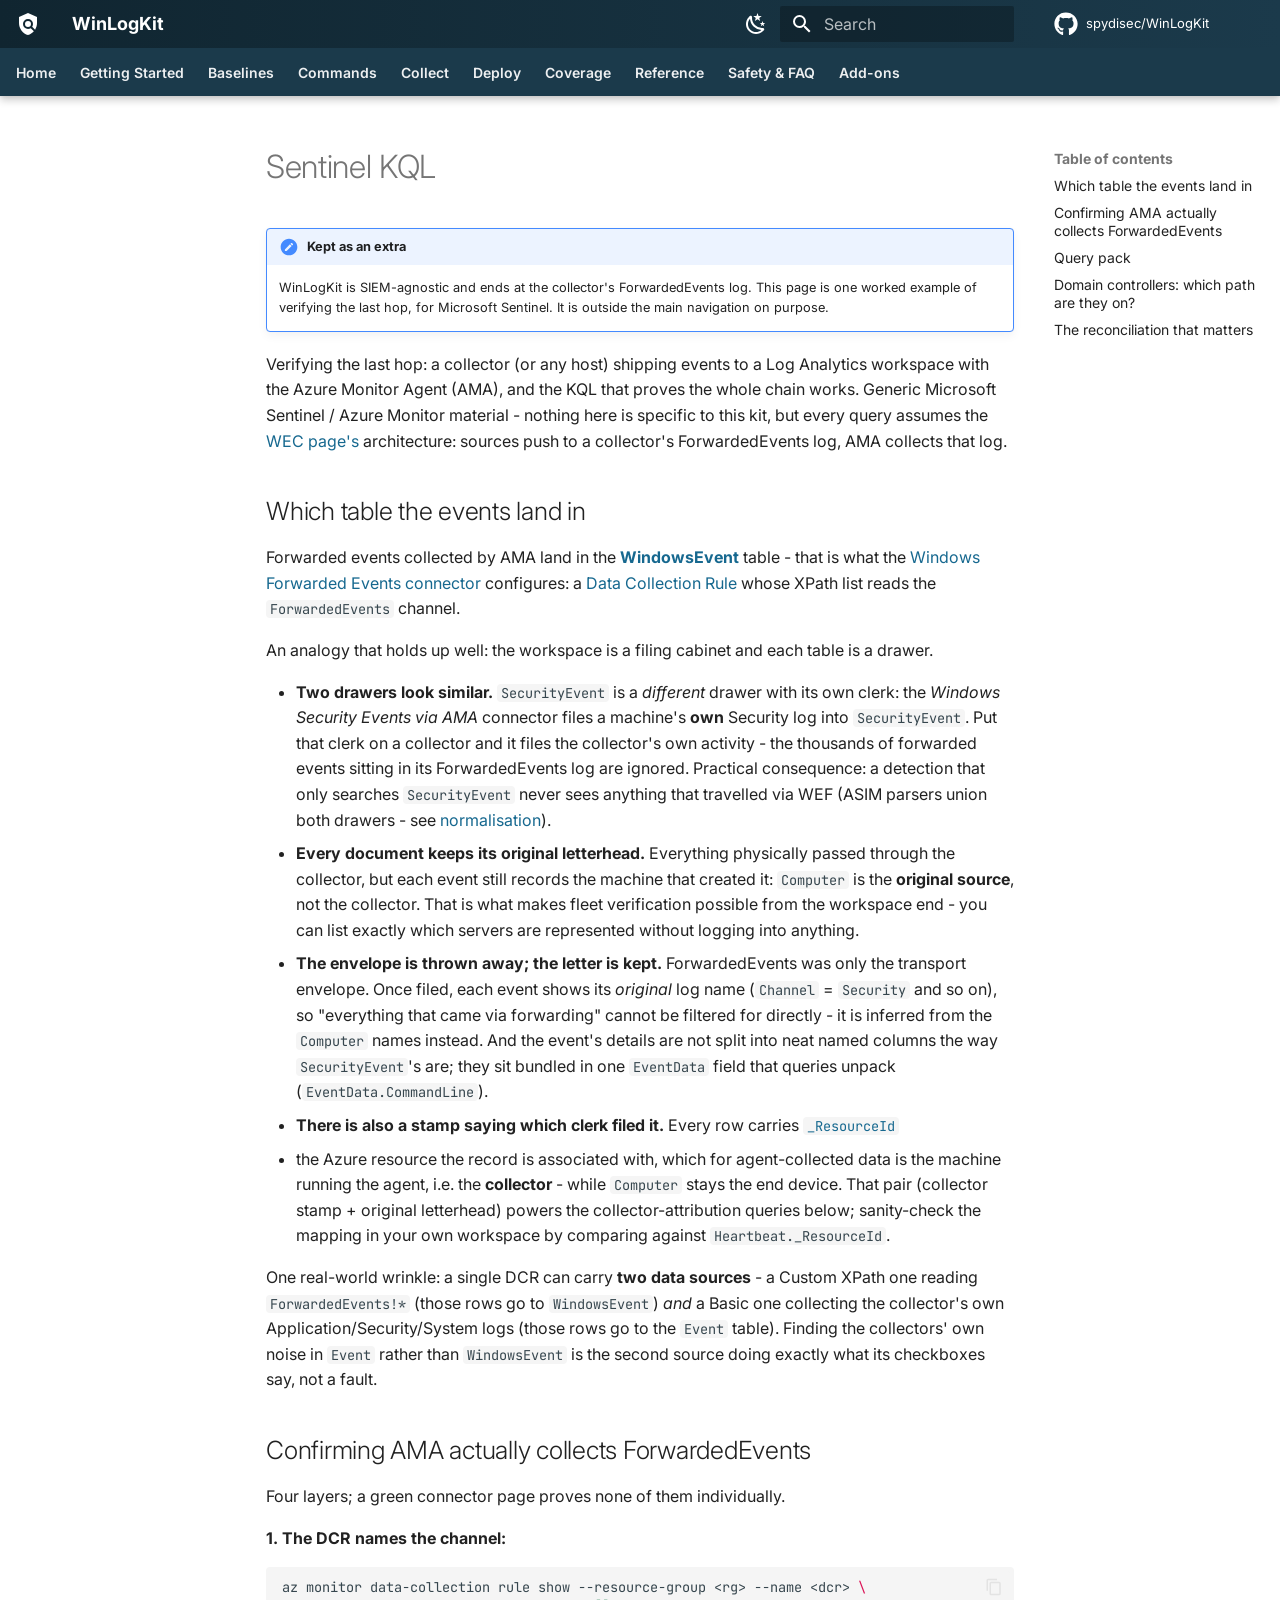
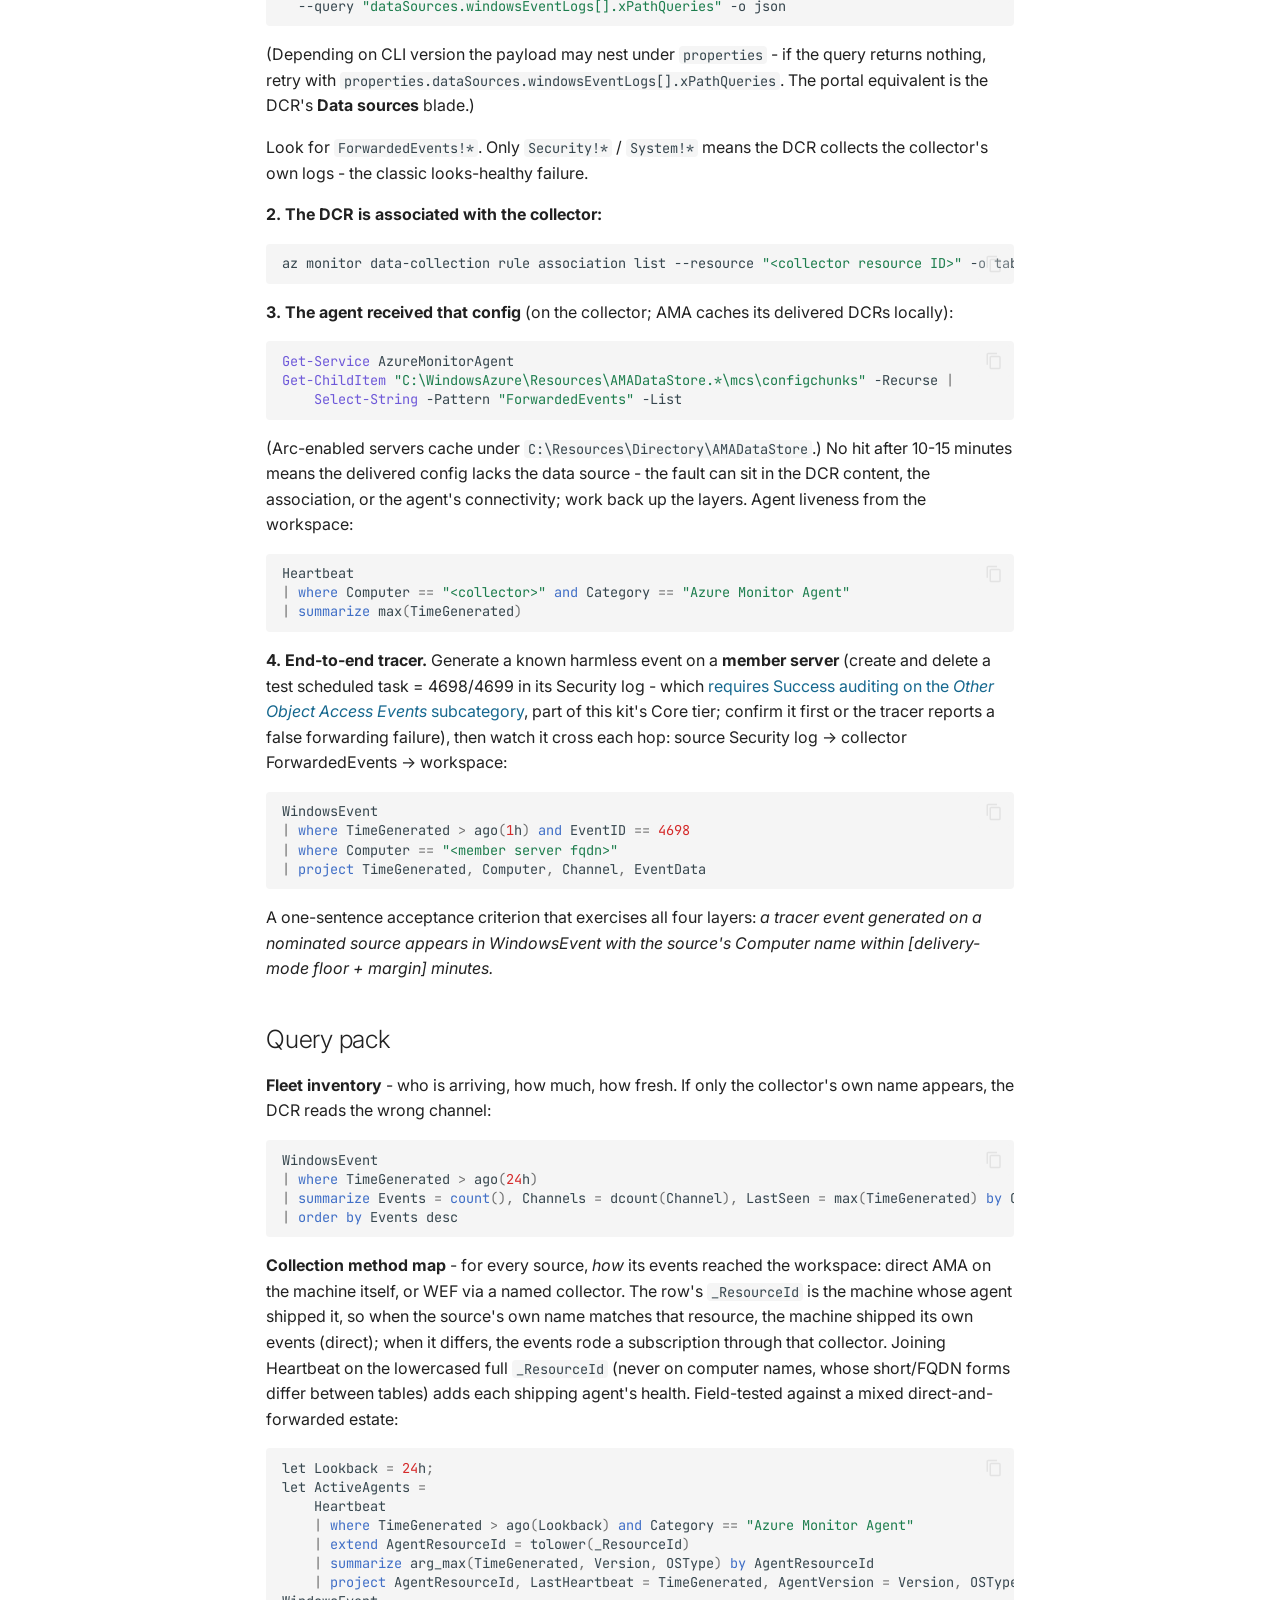
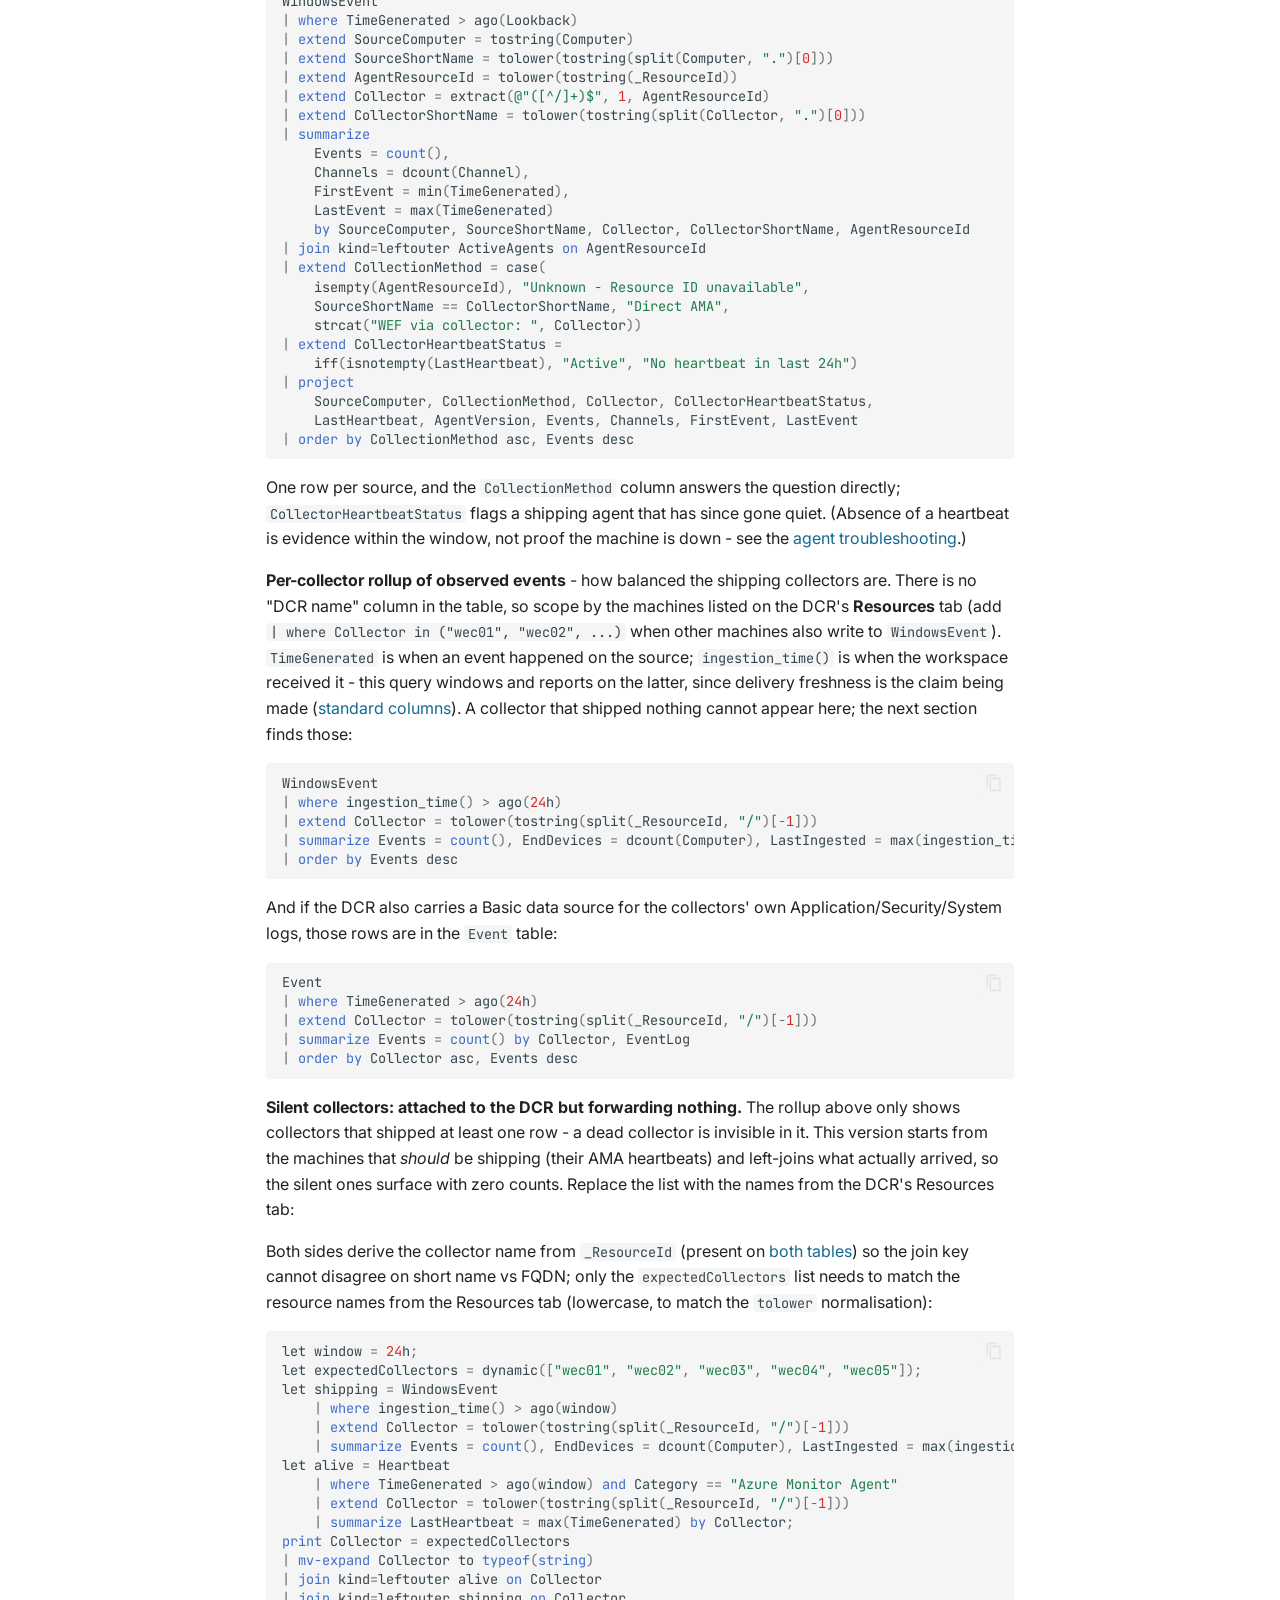
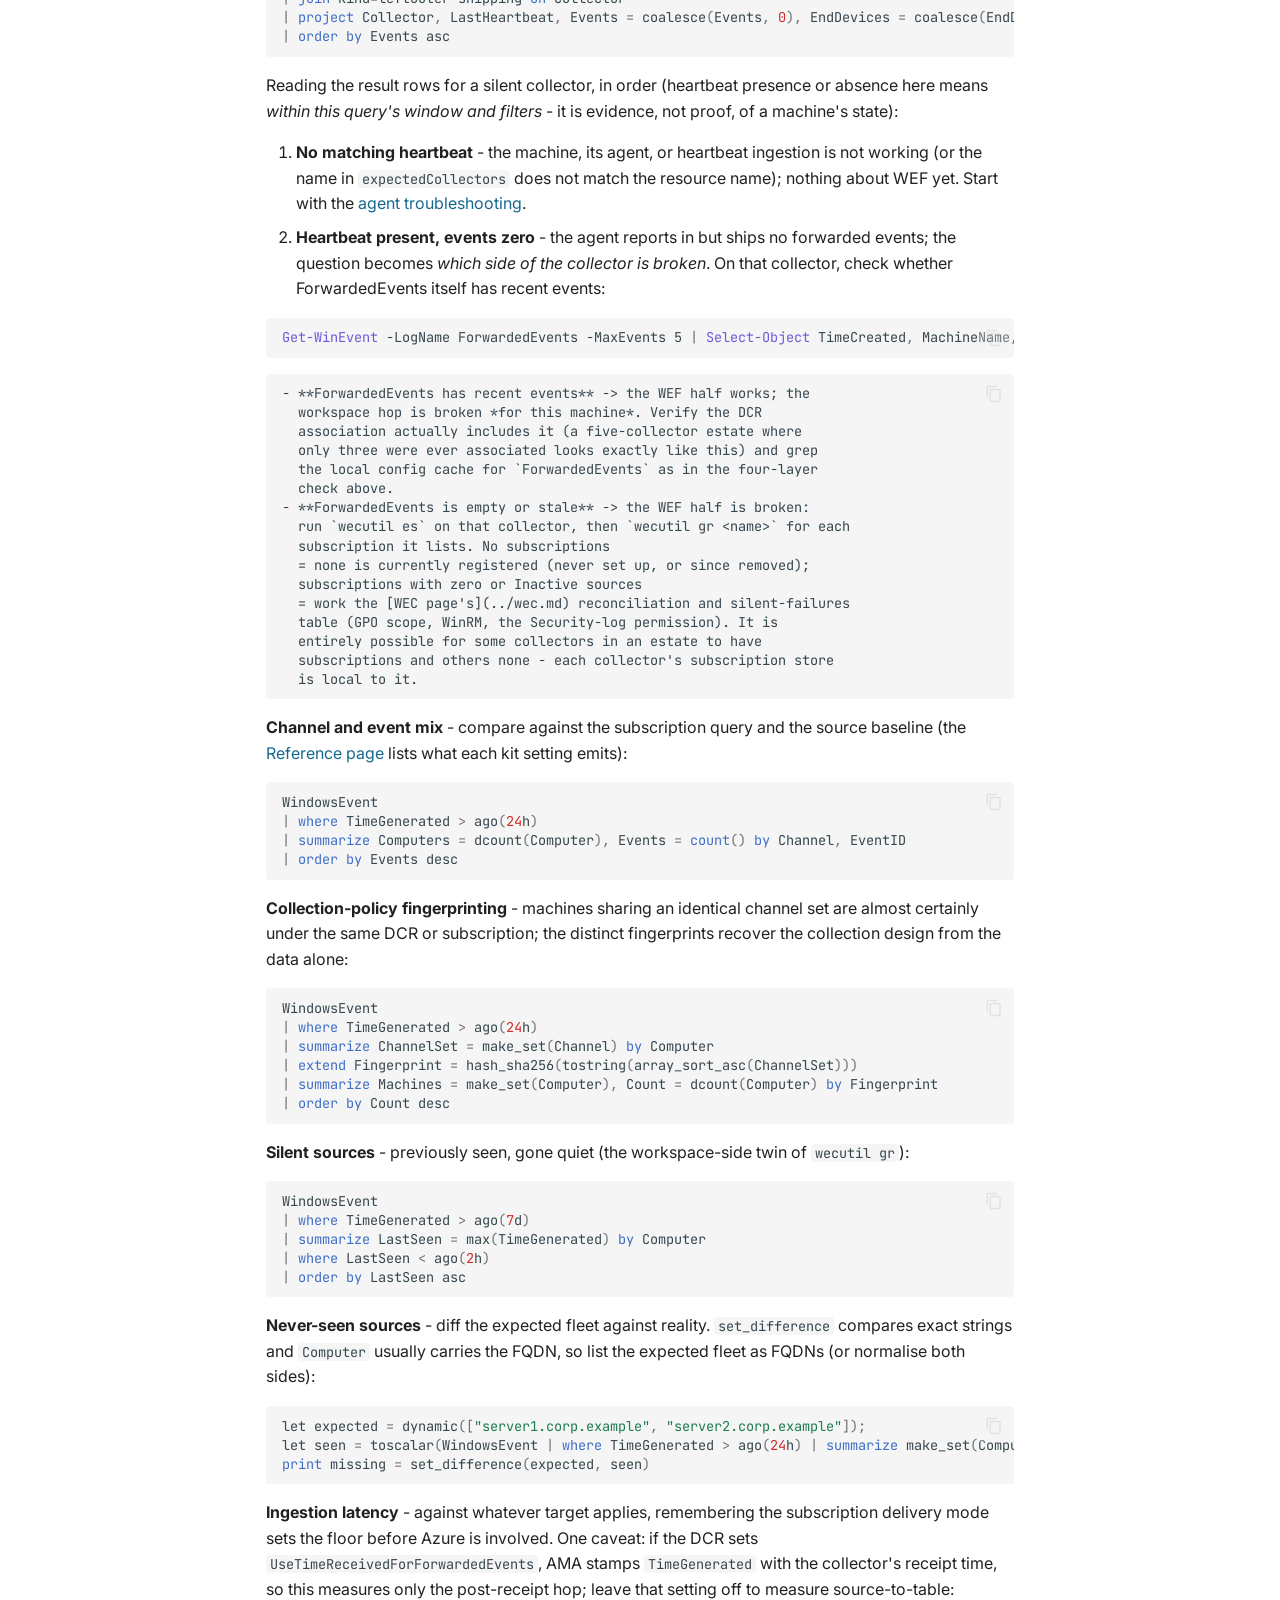
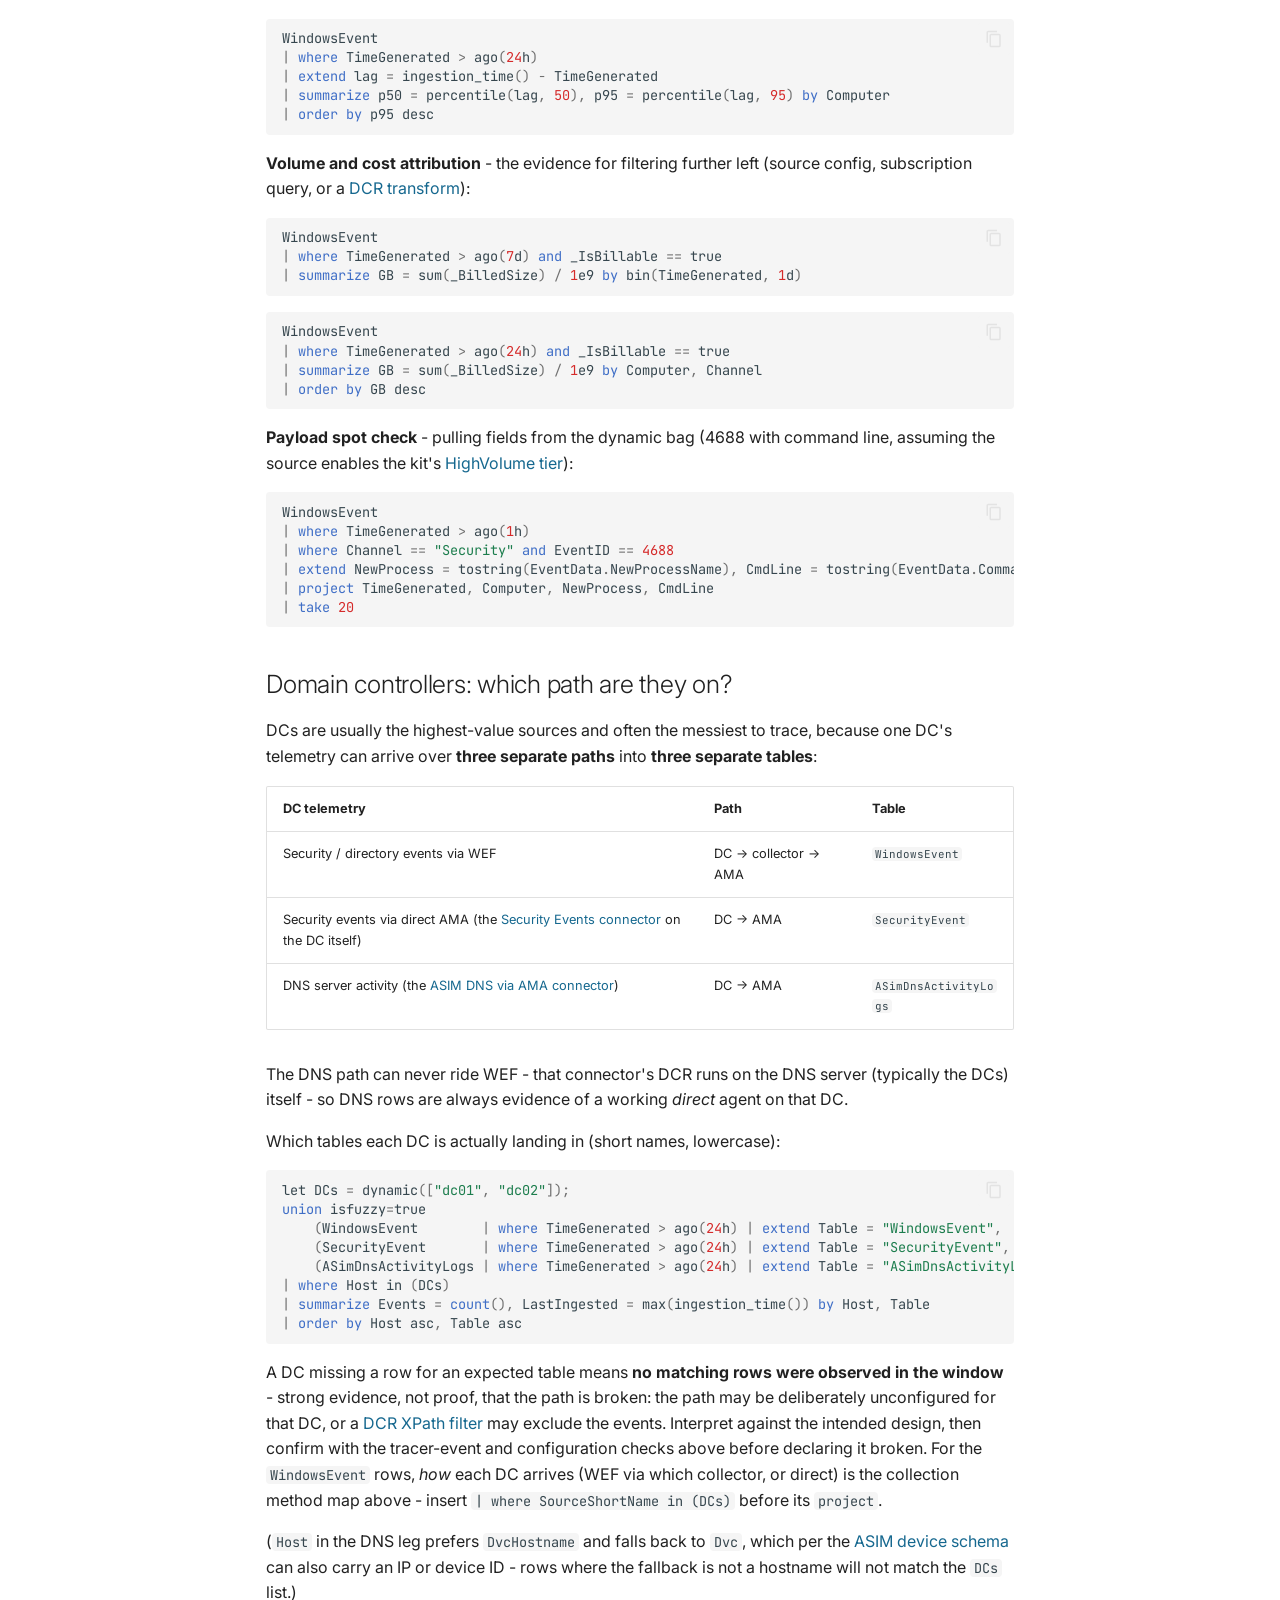
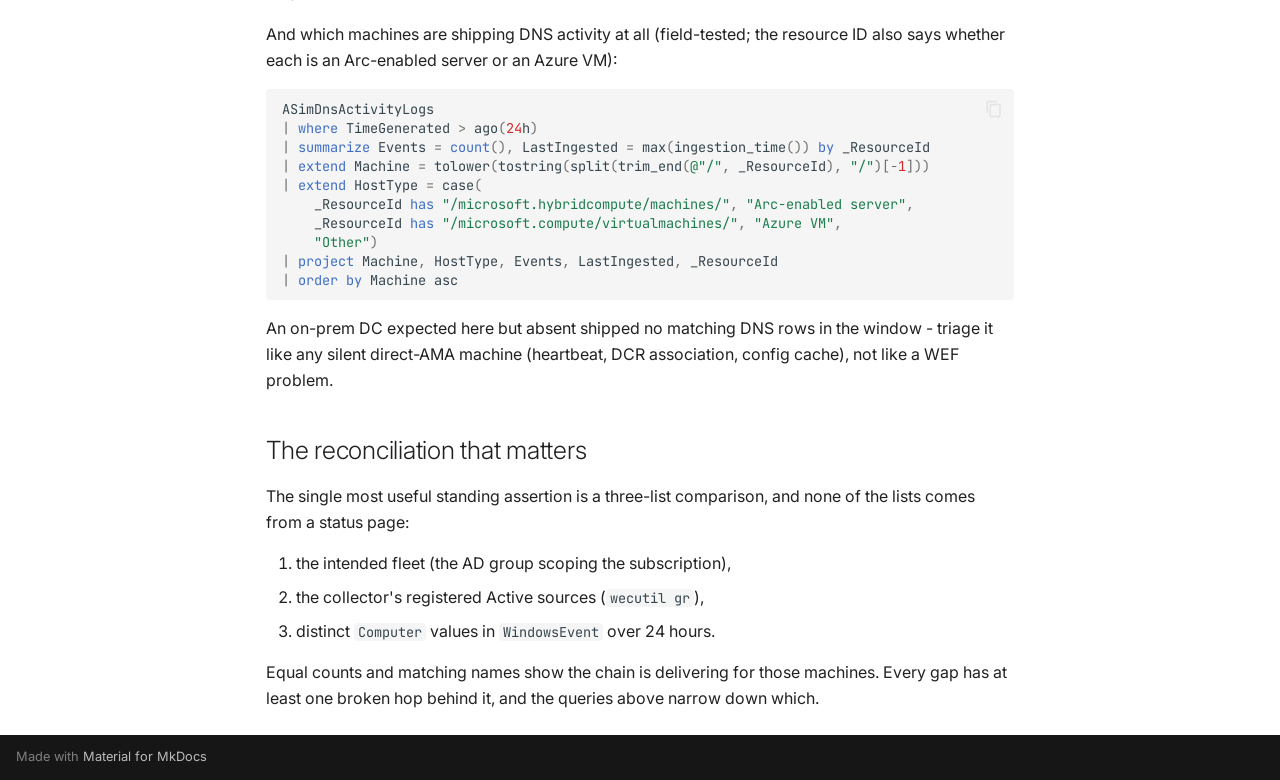
<file: extras/sentinel-kql/index.html>
<!doctype html>
<html lang="en" class="no-js">
  <head>
    
      <meta charset="utf-8">
      <meta name="viewport" content="width=device-width,initial-scale=1">
      
        <meta name="description" content="Enable, verify, collect and deploy Windows event logging baselines with plain PowerShell - no modules, no agents.">
      
      
      
        <link rel="canonical" href="https://spydisec.github.io/WinLogKit/extras/sentinel-kql/">
      
      
      
      
        
      
      
      <link rel="icon" href="../../assets/images/favicon.png">
      <meta name="generator" content="mkdocs-1.6.1, mkdocs-material-9.7.7">
    
    
      
        <title>Sentinel KQL - WinLogKit</title>
      
    
    
      <link rel="stylesheet" href="../../assets/stylesheets/main.ec1eaa64.min.css">
      
        
        <link rel="stylesheet" href="../../assets/stylesheets/palette.ab4e12ef.min.css">
      
      


    
    
      
    
    
      
        
        
        <link rel="preconnect" href="https://fonts.gstatic.com" crossorigin>
        <link rel="stylesheet" href="https://fonts.googleapis.com/css?family=Inter:300,300i,400,400i,700,700i%7CJetBrains+Mono:400,400i,700,700i&display=fallback">
        <style>:root{--md-text-font:"Inter";--md-code-font:"JetBrains Mono"}</style>
      
    
    
      <link rel="stylesheet" href="../../stylesheets/extra.css">
    
    <script>__md_scope=new URL("../..",location),__md_hash=e=>[...e].reduce(((e,_)=>(e<<5)-e+_.charCodeAt(0)),0),__md_get=(e,_=localStorage,t=__md_scope)=>JSON.parse(_.getItem(t.pathname+"."+e)),__md_set=(e,_,t=localStorage,a=__md_scope)=>{try{t.setItem(a.pathname+"."+e,JSON.stringify(_))}catch(e){}}</script>
    
      

    
    
  </head>
  
  
    
    
      
    
    
    
    
    <body dir="ltr" data-md-color-scheme="default" data-md-color-primary="custom" data-md-color-accent="custom">
  
    
    <input class="md-toggle" data-md-toggle="drawer" type="checkbox" id="__drawer" autocomplete="off">
    <input class="md-toggle" data-md-toggle="search" type="checkbox" id="__search" autocomplete="off">
    <label class="md-overlay" for="__drawer"></label>
    <div data-md-component="skip">
      
        
        <a href="#sentinel-kql" class="md-skip">
          Skip to content
        </a>
      
    </div>
    <div data-md-component="announce">
      
    </div>
    
    
      

  

<header class="md-header md-header--shadow md-header--lifted" data-md-component="header">
  <nav class="md-header__inner md-grid" aria-label="Header">
    <a href="../.." title="WinLogKit" class="md-header__button md-logo" aria-label="WinLogKit" data-md-component="logo">
      
  
  <svg xmlns="http://www.w3.org/2000/svg" viewBox="0 0 24 24"><path d="M12 9a3 3 0 0 1 3 3 3 3 0 0 1-3 3 3 3 0 0 1-3-3 3 3 0 0 1 3-3m5.86 10.31C16.23 21.22 14.28 22.45 12 23c-2.56-.61-4.7-2.07-6.42-4.37C3.86 16.34 3 13.8 3 11V5l9-4 9 4v6c0 2.39-.64 4.61-1.92 6.67l-2.91-2.91c.52-.79.83-1.76.83-2.76a5 5 0 0 0-5-5 5 5 0 0 0-5 5 5 5 0 0 0 5 5c1 0 1.97-.31 2.76-.83z"/></svg>

    </a>
    <label class="md-header__button md-icon" for="__drawer">
      
      <svg xmlns="http://www.w3.org/2000/svg" viewBox="0 0 24 24"><path d="M3 6h18v2H3zm0 5h18v2H3zm0 5h18v2H3z"/></svg>
    </label>
    <div class="md-header__title" data-md-component="header-title">
      <div class="md-header__ellipsis">
        <div class="md-header__topic">
          <span class="md-ellipsis">
            WinLogKit
          </span>
        </div>
        <div class="md-header__topic" data-md-component="header-topic">
          <span class="md-ellipsis">
            
              Sentinel KQL
            
          </span>
        </div>
      </div>
    </div>
    
      
        <form class="md-header__option" data-md-component="palette">
  
    
    
    
    <input class="md-option" data-md-color-media="(prefers-color-scheme: light)" data-md-color-scheme="default" data-md-color-primary="custom" data-md-color-accent="custom"  aria-label="Dark mode"  type="radio" name="__palette" id="__palette_0">
    
      <label class="md-header__button md-icon" title="Dark mode" for="__palette_1" hidden>
        <svg xmlns="http://www.w3.org/2000/svg" viewBox="0 0 24 24"><path d="m17.75 4.09-2.53 1.94.91 3.06-2.63-1.81-2.63 1.81.91-3.06-2.53-1.94L12.44 4l1.06-3 1.06 3zm3.5 6.91-1.64 1.25.59 1.98-1.7-1.17-1.7 1.17.59-1.98L15.75 11l2.06-.05L18.5 9l.69 1.95zm-2.28 4.95c.83-.08 1.72 1.1 1.19 1.85-.32.45-.66.87-1.08 1.27C15.17 23 8.84 23 4.94 19.07c-3.91-3.9-3.91-10.24 0-14.14.4-.4.82-.76 1.27-1.08.75-.53 1.93.36 1.85 1.19-.27 2.86.69 5.83 2.89 8.02a9.96 9.96 0 0 0 8.02 2.89m-1.64 2.02a12.08 12.08 0 0 1-7.8-3.47c-2.17-2.19-3.33-5-3.49-7.82-2.81 3.14-2.7 7.96.31 10.98 3.02 3.01 7.84 3.12 10.98.31"/></svg>
      </label>
    
  
    
    
    
    <input class="md-option" data-md-color-media="(prefers-color-scheme: dark)" data-md-color-scheme="slate" data-md-color-primary="custom" data-md-color-accent="custom"  aria-label="Light mode"  type="radio" name="__palette" id="__palette_1">
    
      <label class="md-header__button md-icon" title="Light mode" for="__palette_0" hidden>
        <svg xmlns="http://www.w3.org/2000/svg" viewBox="0 0 24 24"><path d="M12 7a5 5 0 0 1 5 5 5 5 0 0 1-5 5 5 5 0 0 1-5-5 5 5 0 0 1 5-5m0 2a3 3 0 0 0-3 3 3 3 0 0 0 3 3 3 3 0 0 0 3-3 3 3 0 0 0-3-3m0-7 2.39 3.42C13.65 5.15 12.84 5 12 5s-1.65.15-2.39.42zM3.34 7l4.16-.35A7.2 7.2 0 0 0 5.94 8.5c-.44.74-.69 1.5-.83 2.29zm.02 10 1.76-3.77a7.131 7.131 0 0 0 2.38 4.14zM20.65 7l-1.77 3.79a7.02 7.02 0 0 0-2.38-4.15zm-.01 10-4.14.36c.59-.51 1.12-1.14 1.54-1.86.42-.73.69-1.5.83-2.29zM12 22l-2.41-3.44c.74.27 1.55.44 2.41.44.82 0 1.63-.17 2.37-.44z"/></svg>
      </label>
    
  
</form>
      
    
    
      <script>var palette=__md_get("__palette");if(palette&&palette.color){if("(prefers-color-scheme)"===palette.color.media){var media=matchMedia("(prefers-color-scheme: light)"),input=document.querySelector(media.matches?"[data-md-color-media='(prefers-color-scheme: light)']":"[data-md-color-media='(prefers-color-scheme: dark)']");palette.color.media=input.getAttribute("data-md-color-media"),palette.color.scheme=input.getAttribute("data-md-color-scheme"),palette.color.primary=input.getAttribute("data-md-color-primary"),palette.color.accent=input.getAttribute("data-md-color-accent")}for(var[key,value]of Object.entries(palette.color))document.body.setAttribute("data-md-color-"+key,value)}</script>
    
    
    
      
      
        <label class="md-header__button md-icon" for="__search">
          
          <svg xmlns="http://www.w3.org/2000/svg" viewBox="0 0 24 24"><path d="M9.5 3A6.5 6.5 0 0 1 16 9.5c0 1.61-.59 3.09-1.56 4.23l.27.27h.79l5 5-1.5 1.5-5-5v-.79l-.27-.27A6.52 6.52 0 0 1 9.5 16 6.5 6.5 0 0 1 3 9.5 6.5 6.5 0 0 1 9.5 3m0 2C7 5 5 7 5 9.5S7 14 9.5 14 14 12 14 9.5 12 5 9.5 5"/></svg>
        </label>
        <div class="md-search" data-md-component="search" role="dialog">
  <label class="md-search__overlay" for="__search"></label>
  <div class="md-search__inner" role="search">
    <form class="md-search__form" name="search">
      <input type="text" class="md-search__input" name="query" aria-label="Search" placeholder="Search" autocapitalize="off" autocorrect="off" autocomplete="off" spellcheck="false" data-md-component="search-query" required>
      <label class="md-search__icon md-icon" for="__search">
        
        <svg xmlns="http://www.w3.org/2000/svg" viewBox="0 0 24 24"><path d="M9.5 3A6.5 6.5 0 0 1 16 9.5c0 1.61-.59 3.09-1.56 4.23l.27.27h.79l5 5-1.5 1.5-5-5v-.79l-.27-.27A6.52 6.52 0 0 1 9.5 16 6.5 6.5 0 0 1 3 9.5 6.5 6.5 0 0 1 9.5 3m0 2C7 5 5 7 5 9.5S7 14 9.5 14 14 12 14 9.5 12 5 9.5 5"/></svg>
        
        <svg xmlns="http://www.w3.org/2000/svg" viewBox="0 0 24 24"><path d="M20 11v2H8l5.5 5.5-1.42 1.42L4.16 12l7.92-7.92L13.5 5.5 8 11z"/></svg>
      </label>
      <nav class="md-search__options" aria-label="Search">
        
        <button type="reset" class="md-search__icon md-icon" title="Clear" aria-label="Clear" tabindex="-1">
          
          <svg xmlns="http://www.w3.org/2000/svg" viewBox="0 0 24 24"><path d="M19 6.41 17.59 5 12 10.59 6.41 5 5 6.41 10.59 12 5 17.59 6.41 19 12 13.41 17.59 19 19 17.59 13.41 12z"/></svg>
        </button>
      </nav>
      
        <div class="md-search__suggest" data-md-component="search-suggest"></div>
      
    </form>
    <div class="md-search__output">
      <div class="md-search__scrollwrap" tabindex="0" data-md-scrollfix>
        <div class="md-search-result" data-md-component="search-result">
          <div class="md-search-result__meta">
            Initializing search
          </div>
          <ol class="md-search-result__list" role="presentation"></ol>
        </div>
      </div>
    </div>
  </div>
</div>
      
    
    
      <div class="md-header__source">
        <a href="https://github.com/spydisec/WinLogKit" title="Go to repository" class="md-source" data-md-component="source">
  <div class="md-source__icon md-icon">
    
    <svg xmlns="http://www.w3.org/2000/svg" viewBox="0 0 512 512"><!--! Font Awesome Free 7.1.0 by @fontawesome - https://fontawesome.com License - https://fontawesome.com/license/free (Icons: CC BY 4.0, Fonts: SIL OFL 1.1, Code: MIT License) Copyright 2025 Fonticons, Inc.--><path d="M173.9 397.4c0 2-2.3 3.6-5.2 3.6-3.3.3-5.6-1.3-5.6-3.6 0-2 2.3-3.6 5.2-3.6 3-.3 5.6 1.3 5.6 3.6m-31.1-4.5c-.7 2 1.3 4.3 4.3 4.9 2.6 1 5.6 0 6.2-2s-1.3-4.3-4.3-5.2c-2.6-.7-5.5.3-6.2 2.3m44.2-1.7c-2.9.7-4.9 2.6-4.6 4.9.3 2 2.9 3.3 5.9 2.6 2.9-.7 4.9-2.6 4.6-4.6-.3-1.9-3-3.2-5.9-2.9M252.8 8C114.1 8 8 113.3 8 252c0 110.9 69.8 205.8 169.5 239.2 12.8 2.3 17.3-5.6 17.3-12.1 0-6.2-.3-40.4-.3-61.4 0 0-70 15-84.7-29.8 0 0-11.4-29.1-27.8-36.6 0 0-22.9-15.7 1.6-15.4 0 0 24.9 2 38.6 25.8 21.9 38.6 58.6 27.5 72.9 20.9 2.3-16 8.8-27.1 16-33.7-55.9-6.2-112.3-14.3-112.3-110.5 0-27.5 7.6-41.3 23.6-58.9-2.6-6.5-11.1-33.3 2.6-67.9 20.9-6.5 69 27 69 27 20-5.6 41.5-8.5 62.8-8.5s42.8 2.9 62.8 8.5c0 0 48.1-33.6 69-27 13.7 34.7 5.2 61.4 2.6 67.9 16 17.7 25.8 31.5 25.8 58.9 0 96.5-58.9 104.2-114.8 110.5 9.2 7.9 17 22.9 17 46.4 0 33.7-.3 75.4-.3 83.6 0 6.5 4.6 14.4 17.3 12.1C436.2 457.8 504 362.9 504 252 504 113.3 391.5 8 252.8 8M105.2 352.9c-1.3 1-1 3.3.7 5.2 1.6 1.6 3.9 2.3 5.2 1 1.3-1 1-3.3-.7-5.2-1.6-1.6-3.9-2.3-5.2-1m-10.8-8.1c-.7 1.3.3 2.9 2.3 3.9 1.6 1 3.6.7 4.3-.7.7-1.3-.3-2.9-2.3-3.9-2-.6-3.6-.3-4.3.7m32.4 35.6c-1.6 1.3-1 4.3 1.3 6.2 2.3 2.3 5.2 2.6 6.5 1 1.3-1.3.7-4.3-1.3-6.2-2.2-2.3-5.2-2.6-6.5-1m-11.4-14.7c-1.6 1-1.6 3.6 0 5.9s4.3 3.3 5.6 2.3c1.6-1.3 1.6-3.9 0-6.2-1.4-2.3-4-3.3-5.6-2"/></svg>
  </div>
  <div class="md-source__repository">
    spydisec/WinLogKit
  </div>
</a>
      </div>
    
  </nav>
  
    
      
<nav class="md-tabs" aria-label="Tabs" data-md-component="tabs">
  <div class="md-grid">
    <ul class="md-tabs__list">
      
        
  
  
  
  
    <li class="md-tabs__item">
      <a href="../.." class="md-tabs__link">
        
  
  
    
  
  Home

      </a>
    </li>
  

      
        
  
  
  
  
    <li class="md-tabs__item">
      <a href="../../getting-started/" class="md-tabs__link">
        
  
  
    
  
  Getting Started

      </a>
    </li>
  

      
        
  
  
  
  
    <li class="md-tabs__item">
      <a href="../../baselines/" class="md-tabs__link">
        
  
  
    
  
  Baselines

      </a>
    </li>
  

      
        
  
  
  
  
    <li class="md-tabs__item">
      <a href="../../commands/" class="md-tabs__link">
        
  
  
    
  
  Commands

      </a>
    </li>
  

      
        
  
  
  
  
    <li class="md-tabs__item">
      <a href="../../wec/" class="md-tabs__link">
        
  
  
    
  
  Collect

      </a>
    </li>
  

      
        
  
  
  
  
    <li class="md-tabs__item">
      <a href="../../deployment/" class="md-tabs__link">
        
  
  
    
  
  Deploy

      </a>
    </li>
  

      
        
  
  
  
  
    <li class="md-tabs__item">
      <a href="../../mapping/" class="md-tabs__link">
        
  
  
    
  
  Coverage

      </a>
    </li>
  

      
        
  
  
  
  
    <li class="md-tabs__item">
      <a href="../../reference/" class="md-tabs__link">
        
  
  
    
  
  Reference

      </a>
    </li>
  

      
        
  
  
  
  
    <li class="md-tabs__item">
      <a href="../../safety/" class="md-tabs__link">
        
  
  
    
  
  Safety & FAQ

      </a>
    </li>
  

      
        
  
  
  
  
    <li class="md-tabs__item">
      <a href="../../addons/" class="md-tabs__link">
        
  
  
    
  
  Add-ons

      </a>
    </li>
  

      
    </ul>
  </div>
</nav>
    
  
</header>
    
    <div class="md-container" data-md-component="container">
      
      
        
      
      <main class="md-main" data-md-component="main">
        <div class="md-main__inner md-grid">
          
            
              
              <div class="md-sidebar md-sidebar--primary" data-md-component="sidebar" data-md-type="navigation" >
                <div class="md-sidebar__scrollwrap">
                  <div class="md-sidebar__inner">
                    


  


<nav class="md-nav md-nav--primary md-nav--lifted" aria-label="Navigation" data-md-level="0">
  <label class="md-nav__title" for="__drawer">
    <a href="../.." title="WinLogKit" class="md-nav__button md-logo" aria-label="WinLogKit" data-md-component="logo">
      
  
  <svg xmlns="http://www.w3.org/2000/svg" viewBox="0 0 24 24"><path d="M12 9a3 3 0 0 1 3 3 3 3 0 0 1-3 3 3 3 0 0 1-3-3 3 3 0 0 1 3-3m5.86 10.31C16.23 21.22 14.28 22.45 12 23c-2.56-.61-4.7-2.07-6.42-4.37C3.86 16.34 3 13.8 3 11V5l9-4 9 4v6c0 2.39-.64 4.61-1.92 6.67l-2.91-2.91c.52-.79.83-1.76.83-2.76a5 5 0 0 0-5-5 5 5 0 0 0-5 5 5 5 0 0 0 5 5c1 0 1.97-.31 2.76-.83z"/></svg>

    </a>
    WinLogKit
  </label>
  
    <div class="md-nav__source">
      <a href="https://github.com/spydisec/WinLogKit" title="Go to repository" class="md-source" data-md-component="source">
  <div class="md-source__icon md-icon">
    
    <svg xmlns="http://www.w3.org/2000/svg" viewBox="0 0 512 512"><!--! Font Awesome Free 7.1.0 by @fontawesome - https://fontawesome.com License - https://fontawesome.com/license/free (Icons: CC BY 4.0, Fonts: SIL OFL 1.1, Code: MIT License) Copyright 2025 Fonticons, Inc.--><path d="M173.9 397.4c0 2-2.3 3.6-5.2 3.6-3.3.3-5.6-1.3-5.6-3.6 0-2 2.3-3.6 5.2-3.6 3-.3 5.6 1.3 5.6 3.6m-31.1-4.5c-.7 2 1.3 4.3 4.3 4.9 2.6 1 5.6 0 6.2-2s-1.3-4.3-4.3-5.2c-2.6-.7-5.5.3-6.2 2.3m44.2-1.7c-2.9.7-4.9 2.6-4.6 4.9.3 2 2.9 3.3 5.9 2.6 2.9-.7 4.9-2.6 4.6-4.6-.3-1.9-3-3.2-5.9-2.9M252.8 8C114.1 8 8 113.3 8 252c0 110.9 69.8 205.8 169.5 239.2 12.8 2.3 17.3-5.6 17.3-12.1 0-6.2-.3-40.4-.3-61.4 0 0-70 15-84.7-29.8 0 0-11.4-29.1-27.8-36.6 0 0-22.9-15.7 1.6-15.4 0 0 24.9 2 38.6 25.8 21.9 38.6 58.6 27.5 72.9 20.9 2.3-16 8.8-27.1 16-33.7-55.9-6.2-112.3-14.3-112.3-110.5 0-27.5 7.6-41.3 23.6-58.9-2.6-6.5-11.1-33.3 2.6-67.9 20.9-6.5 69 27 69 27 20-5.6 41.5-8.5 62.8-8.5s42.8 2.9 62.8 8.5c0 0 48.1-33.6 69-27 13.7 34.7 5.2 61.4 2.6 67.9 16 17.7 25.8 31.5 25.8 58.9 0 96.5-58.9 104.2-114.8 110.5 9.2 7.9 17 22.9 17 46.4 0 33.7-.3 75.4-.3 83.6 0 6.5 4.6 14.4 17.3 12.1C436.2 457.8 504 362.9 504 252 504 113.3 391.5 8 252.8 8M105.2 352.9c-1.3 1-1 3.3.7 5.2 1.6 1.6 3.9 2.3 5.2 1 1.3-1 1-3.3-.7-5.2-1.6-1.6-3.9-2.3-5.2-1m-10.8-8.1c-.7 1.3.3 2.9 2.3 3.9 1.6 1 3.6.7 4.3-.7.7-1.3-.3-2.9-2.3-3.9-2-.6-3.6-.3-4.3.7m32.4 35.6c-1.6 1.3-1 4.3 1.3 6.2 2.3 2.3 5.2 2.6 6.5 1 1.3-1.3.7-4.3-1.3-6.2-2.2-2.3-5.2-2.6-6.5-1m-11.4-14.7c-1.6 1-1.6 3.6 0 5.9s4.3 3.3 5.6 2.3c1.6-1.3 1.6-3.9 0-6.2-1.4-2.3-4-3.3-5.6-2"/></svg>
  </div>
  <div class="md-source__repository">
    spydisec/WinLogKit
  </div>
</a>
    </div>
  
  <ul class="md-nav__list" data-md-scrollfix>
    
      
      
  
  
  
  
    <li class="md-nav__item">
      <a href="../.." class="md-nav__link">
        
  
  
  <span class="md-ellipsis">
    
  
    Home
  

    
  </span>
  
  

      </a>
    </li>
  

    
      
      
  
  
  
  
    <li class="md-nav__item">
      <a href="../../getting-started/" class="md-nav__link">
        
  
  
  <span class="md-ellipsis">
    
  
    Getting Started
  

    
  </span>
  
  

      </a>
    </li>
  

    
      
      
  
  
  
  
    <li class="md-nav__item">
      <a href="../../baselines/" class="md-nav__link">
        
  
  
  <span class="md-ellipsis">
    
  
    Baselines
  

    
  </span>
  
  

      </a>
    </li>
  

    
      
      
  
  
  
  
    <li class="md-nav__item">
      <a href="../../commands/" class="md-nav__link">
        
  
  
  <span class="md-ellipsis">
    
  
    Commands
  

    
  </span>
  
  

      </a>
    </li>
  

    
      
      
  
  
  
  
    <li class="md-nav__item">
      <a href="../../wec/" class="md-nav__link">
        
  
  
  <span class="md-ellipsis">
    
  
    Collect
  

    
  </span>
  
  

      </a>
    </li>
  

    
      
      
  
  
  
  
    <li class="md-nav__item">
      <a href="../../deployment/" class="md-nav__link">
        
  
  
  <span class="md-ellipsis">
    
  
    Deploy
  

    
  </span>
  
  

      </a>
    </li>
  

    
      
      
  
  
  
  
    <li class="md-nav__item">
      <a href="../../mapping/" class="md-nav__link">
        
  
  
  <span class="md-ellipsis">
    
  
    Coverage
  

    
  </span>
  
  

      </a>
    </li>
  

    
      
      
  
  
  
  
    <li class="md-nav__item">
      <a href="../../reference/" class="md-nav__link">
        
  
  
  <span class="md-ellipsis">
    
  
    Reference
  

    
  </span>
  
  

      </a>
    </li>
  

    
      
      
  
  
  
  
    <li class="md-nav__item">
      <a href="../../safety/" class="md-nav__link">
        
  
  
  <span class="md-ellipsis">
    
  
    Safety & FAQ
  

    
  </span>
  
  

      </a>
    </li>
  

    
      
      
  
  
  
  
    <li class="md-nav__item">
      <a href="../../addons/" class="md-nav__link">
        
  
  
  <span class="md-ellipsis">
    
  
    Add-ons
  

    
  </span>
  
  

      </a>
    </li>
  

    
  </ul>
</nav>
                  </div>
                </div>
              </div>
            
            
              
              <div class="md-sidebar md-sidebar--secondary" data-md-component="sidebar" data-md-type="toc" >
                <div class="md-sidebar__scrollwrap">
                  <div class="md-sidebar__inner">
                    

<nav class="md-nav md-nav--secondary" aria-label="Table of contents">
  
  
  
    
  
  
    <label class="md-nav__title" for="__toc">
      <span class="md-nav__icon md-icon"></span>
      Table of contents
    </label>
    <ul class="md-nav__list" data-md-component="toc" data-md-scrollfix>
      
        <li class="md-nav__item">
  <a href="#which-table-the-events-land-in" class="md-nav__link">
    <span class="md-ellipsis">
      
        Which table the events land in
      
    </span>
  </a>
  
</li>
      
        <li class="md-nav__item">
  <a href="#confirming-ama-actually-collects-forwardedevents" class="md-nav__link">
    <span class="md-ellipsis">
      
        Confirming AMA actually collects ForwardedEvents
      
    </span>
  </a>
  
</li>
      
        <li class="md-nav__item">
  <a href="#query-pack" class="md-nav__link">
    <span class="md-ellipsis">
      
        Query pack
      
    </span>
  </a>
  
</li>
      
        <li class="md-nav__item">
  <a href="#domain-controllers-which-path-are-they-on" class="md-nav__link">
    <span class="md-ellipsis">
      
        Domain controllers: which path are they on?
      
    </span>
  </a>
  
</li>
      
        <li class="md-nav__item">
  <a href="#the-reconciliation-that-matters" class="md-nav__link">
    <span class="md-ellipsis">
      
        The reconciliation that matters
      
    </span>
  </a>
  
</li>
      
    </ul>
  
</nav>
                  </div>
                </div>
              </div>
            
          
          
            <div class="md-content" data-md-component="content">
              
              <article class="md-content__inner md-typeset">
                
                  


  
  


<h1 id="sentinel-kql">Sentinel KQL<a class="headerlink" href="#sentinel-kql" title="Permanent link">&para;</a></h1>
<div class="admonition note">
<p class="admonition-title">Kept as an extra</p>
<p>WinLogKit is SIEM-agnostic and ends at the collector's ForwardedEvents
log. This page is one worked example of verifying the last hop, for
Microsoft Sentinel. It is outside the main navigation on purpose.</p>
</div>
<p>Verifying the last hop: a collector (or any host) shipping events to a Log
Analytics workspace with the Azure Monitor Agent (AMA), and the KQL that
proves the whole chain works. Generic Microsoft Sentinel / Azure Monitor
material - nothing here is specific to this kit, but every query assumes
the <a href="../../wec/">WEC page's</a> architecture: sources push to a collector's
ForwardedEvents log, AMA collects that log.</p>
<h2 id="which-table-the-events-land-in">Which table the events land in<a class="headerlink" href="#which-table-the-events-land-in" title="Permanent link">&para;</a></h2>
<p>Forwarded events collected by AMA land in the
<a href="https://learn.microsoft.com/azure/azure-monitor/reference/tables/windowsevent"><strong>WindowsEvent</strong></a>
table - that is what the
<a href="https://learn.microsoft.com/azure/sentinel/data-connectors/windows-forwarded-events">Windows Forwarded Events connector</a>
configures: a
<a href="https://learn.microsoft.com/azure/azure-monitor/agents/data-collection-windows-events">Data Collection Rule</a>
whose XPath list reads the <code>ForwardedEvents</code> channel.</p>
<p>An analogy that holds up well: the workspace is a filing cabinet and each
table is a drawer.</p>
<ul>
<li><strong>Two drawers look similar.</strong> <code>SecurityEvent</code> is a <em>different</em> drawer
  with its own clerk: the <em>Windows Security Events via AMA</em> connector
  files a machine's <strong>own</strong> Security log into <code>SecurityEvent</code>. Put that
  clerk on a collector and it files the collector's own activity - the
  thousands of forwarded events sitting in its ForwardedEvents log are
  ignored. Practical consequence: a detection that only searches
  <code>SecurityEvent</code> never sees anything that travelled via WEF (ASIM
  parsers union both drawers - see
  <a href="https://learn.microsoft.com/azure/sentinel/normalization">normalisation</a>).</li>
<li><strong>Every document keeps its original letterhead.</strong> Everything physically
  passed through the collector, but each event still records the machine
  that created it: <code>Computer</code> is the <strong>original source</strong>, not the
  collector. That is what makes fleet verification possible from the
  workspace end - you can list exactly which servers are represented
  without logging into anything.</li>
<li><strong>The envelope is thrown away; the letter is kept.</strong> ForwardedEvents
  was only the transport envelope. Once filed, each event shows its
  <em>original</em> log name (<code>Channel</code> = <code>Security</code> and so on), so "everything
  that came via forwarding" cannot be filtered for directly - it is
  inferred from the <code>Computer</code> names instead. And the event's details are
  not split into neat named columns the way <code>SecurityEvent</code>'s are; they
  sit bundled in one <code>EventData</code> field that queries unpack
  (<code>EventData.CommandLine</code>).</li>
<li><strong>There is also a stamp saying which clerk filed it.</strong> Every row
  carries
  <a href="https://learn.microsoft.com/azure/azure-monitor/logs/log-standard-columns#_resourceid"><code>_ResourceId</code></a></li>
<li>the Azure resource the record is associated with, which for
  agent-collected data is the machine running the agent, i.e. the
  <strong>collector</strong> - while <code>Computer</code> stays the end device. That pair
  (collector stamp + original letterhead) powers the
  collector-attribution queries below; sanity-check the mapping in your
  own workspace by comparing against <code>Heartbeat._ResourceId</code>.</li>
</ul>
<p>One real-world wrinkle: a single DCR can carry <strong>two data sources</strong> - a
Custom XPath one reading <code>ForwardedEvents!*</code> (those rows go to
<code>WindowsEvent</code>) <em>and</em> a Basic one collecting the collector's own
Application/Security/System logs (those rows go to the <code>Event</code> table).
Finding the collectors' own noise in <code>Event</code> rather than <code>WindowsEvent</code>
is the second source doing exactly what its checkboxes say, not a fault.</p>
<h2 id="confirming-ama-actually-collects-forwardedevents">Confirming AMA actually collects ForwardedEvents<a class="headerlink" href="#confirming-ama-actually-collects-forwardedevents" title="Permanent link">&para;</a></h2>
<p>Four layers; a green connector page proves none of them individually.</p>
<p><strong>1. The DCR names the channel:</strong></p>
<div class="highlight"><pre><span></span><code>az<span class="w"> </span>monitor<span class="w"> </span>data-collection<span class="w"> </span>rule<span class="w"> </span>show<span class="w"> </span>--resource-group<span class="w"> </span>&lt;rg&gt;<span class="w"> </span>--name<span class="w"> </span>&lt;dcr&gt;<span class="w"> </span><span class="se">\</span>
<span class="w">  </span>--query<span class="w"> </span><span class="s2">"dataSources.windowsEventLogs[].xPathQueries"</span><span class="w"> </span>-o<span class="w"> </span>json
</code></pre></div>
<p>(Depending on CLI version the payload may nest under <code>properties</code> - if the
query returns nothing, retry with
<code>properties.dataSources.windowsEventLogs[].xPathQueries</code>. The portal
equivalent is the DCR's <strong>Data sources</strong> blade.)</p>
<p>Look for <code>ForwardedEvents!*</code>. Only <code>Security!*</code> / <code>System!*</code> means the DCR
collects the collector's own logs - the classic looks-healthy failure.</p>
<p><strong>2. The DCR is associated with the collector:</strong></p>
<div class="highlight"><pre><span></span><code>az<span class="w"> </span>monitor<span class="w"> </span>data-collection<span class="w"> </span>rule<span class="w"> </span>association<span class="w"> </span>list<span class="w"> </span>--resource<span class="w"> </span><span class="s2">"&lt;collector resource ID&gt;"</span><span class="w"> </span>-o<span class="w"> </span>table
</code></pre></div>
<p><strong>3. The agent received that config</strong> (on the collector; AMA caches its
delivered DCRs locally):</p>
<div class="highlight"><pre><span></span><code><span class="nb">Get-Service</span> <span class="n">AzureMonitorAgent</span>
<span class="nb">Get-ChildItem</span> <span class="s2">"C:\WindowsAzure\Resources\AMADataStore.*\mcs\configchunks"</span> <span class="n">-Recurse</span> <span class="p">|</span>
    <span class="nb">Select-String</span> <span class="n">-Pattern</span> <span class="s2">"ForwardedEvents"</span> <span class="n">-List</span>
</code></pre></div>
<p>(Arc-enabled servers cache under <code>C:\Resources\Directory\AMADataStore</code>.)
No hit after 10-15 minutes means the delivered config lacks the data
source - the fault can sit in the DCR content, the association, or the
agent's connectivity; work back up the layers. Agent liveness from the
workspace:</p>
<div class="highlight"><pre><span></span><code><span class="n">Heartbeat</span>
<span class="p">|</span><span class="w"> </span><span class="k">where</span><span class="w"> </span><span class="n">Computer</span><span class="w"> </span><span class="p">==</span><span class="w"> </span><span class="s">"&lt;collector&gt;"</span><span class="w"> </span><span class="k">and</span><span class="w"> </span><span class="n">Category</span><span class="w"> </span><span class="p">==</span><span class="w"> </span><span class="s">"Azure Monitor Agent"</span>
<span class="p">|</span><span class="w"> </span><span class="k">summarize</span><span class="w"> </span><span class="n">max</span><span class="p">(</span><span class="n">TimeGenerated</span><span class="p">)</span>
</code></pre></div>
<p><strong>4. End-to-end tracer.</strong> Generate a known harmless event on a <strong>member
server</strong> (create and delete a test scheduled task = 4698/4699 in its
Security log - which
<a href="https://learn.microsoft.com/windows/security/threat-protection/auditing/audit-other-object-access-events">requires Success auditing on the <em>Other Object Access Events</em> subcategory</a>,
part of this kit's Core tier; confirm it
first or the tracer reports a false forwarding failure), then watch it
cross each hop: source Security log -&gt; collector ForwardedEvents -&gt;
workspace:</p>
<div class="highlight"><pre><span></span><code><span class="n">WindowsEvent</span>
<span class="p">|</span><span class="w"> </span><span class="k">where</span><span class="w"> </span><span class="n">TimeGenerated</span><span class="w"> </span><span class="p">&gt;</span><span class="w"> </span><span class="n">ago</span><span class="p">(</span><span class="mi">1</span><span class="n">h</span><span class="p">)</span><span class="w"> </span><span class="k">and</span><span class="w"> </span><span class="n">EventID</span><span class="w"> </span><span class="p">==</span><span class="w"> </span><span class="mi">4698</span>
<span class="p">|</span><span class="w"> </span><span class="k">where</span><span class="w"> </span><span class="n">Computer</span><span class="w"> </span><span class="p">==</span><span class="w"> </span><span class="s">"&lt;member server fqdn&gt;"</span>
<span class="p">|</span><span class="w"> </span><span class="k">project</span><span class="w"> </span><span class="n">TimeGenerated</span><span class="p">,</span><span class="w"> </span><span class="n">Computer</span><span class="p">,</span><span class="w"> </span><span class="n">Channel</span><span class="p">,</span><span class="w"> </span><span class="n">EventData</span>
</code></pre></div>
<p>A one-sentence acceptance criterion that exercises all four layers: <em>a
tracer event generated on a nominated source appears in WindowsEvent with
the source's Computer name within [delivery-mode floor + margin] minutes.</em></p>
<h2 id="query-pack">Query pack<a class="headerlink" href="#query-pack" title="Permanent link">&para;</a></h2>
<p><strong>Fleet inventory</strong> - who is arriving, how much, how fresh. If only the
collector's own name appears, the DCR reads the wrong channel:</p>
<div class="highlight"><pre><span></span><code><span class="n">WindowsEvent</span>
<span class="p">|</span><span class="w"> </span><span class="k">where</span><span class="w"> </span><span class="n">TimeGenerated</span><span class="w"> </span><span class="p">&gt;</span><span class="w"> </span><span class="n">ago</span><span class="p">(</span><span class="mi">24</span><span class="n">h</span><span class="p">)</span>
<span class="p">|</span><span class="w"> </span><span class="k">summarize</span><span class="w"> </span><span class="n">Events</span><span class="w"> </span><span class="p">=</span><span class="w"> </span><span class="k">count</span><span class="p">(),</span><span class="w"> </span><span class="n">Channels</span><span class="w"> </span><span class="p">=</span><span class="w"> </span><span class="n">dcount</span><span class="p">(</span><span class="n">Channel</span><span class="p">),</span><span class="w"> </span><span class="n">LastSeen</span><span class="w"> </span><span class="p">=</span><span class="w"> </span><span class="n">max</span><span class="p">(</span><span class="n">TimeGenerated</span><span class="p">)</span><span class="w"> </span><span class="k">by</span><span class="w"> </span><span class="n">Computer</span>
<span class="p">|</span><span class="w"> </span><span class="k">order</span><span class="w"> </span><span class="k">by</span><span class="w"> </span><span class="n">Events</span><span class="w"> </span><span class="n">desc</span>
</code></pre></div>
<p><strong>Collection method map</strong> - for every source, <em>how</em> its events reached
the workspace: direct AMA on the machine itself, or WEF via a named
collector. The row's <code>_ResourceId</code> is the machine whose agent shipped it,
so when the source's own name matches that resource, the machine shipped
its own events (direct); when it differs, the events rode a subscription
through that collector. Joining Heartbeat on the lowercased full
<code>_ResourceId</code> (never on computer names, whose short/FQDN forms differ
between tables) adds each shipping agent's health. Field-tested against a
mixed direct-and-forwarded estate:</p>
<div class="highlight"><pre><span></span><code><span class="n">let</span><span class="w"> </span><span class="n">Lookback</span><span class="w"> </span><span class="p">=</span><span class="w"> </span><span class="mi">24</span><span class="n">h</span><span class="p">;</span>
<span class="n">let</span><span class="w"> </span><span class="n">ActiveAgents</span><span class="w"> </span><span class="p">=</span>
<span class="w">    </span><span class="n">Heartbeat</span>
<span class="w">    </span><span class="p">|</span><span class="w"> </span><span class="k">where</span><span class="w"> </span><span class="n">TimeGenerated</span><span class="w"> </span><span class="p">&gt;</span><span class="w"> </span><span class="n">ago</span><span class="p">(</span><span class="n">Lookback</span><span class="p">)</span><span class="w"> </span><span class="k">and</span><span class="w"> </span><span class="n">Category</span><span class="w"> </span><span class="p">==</span><span class="w"> </span><span class="s">"Azure Monitor Agent"</span>
<span class="w">    </span><span class="p">|</span><span class="w"> </span><span class="k">extend</span><span class="w"> </span><span class="n">AgentResourceId</span><span class="w"> </span><span class="p">=</span><span class="w"> </span><span class="n">tolower</span><span class="p">(</span><span class="n">_ResourceId</span><span class="p">)</span>
<span class="w">    </span><span class="p">|</span><span class="w"> </span><span class="k">summarize</span><span class="w"> </span><span class="n">arg_max</span><span class="p">(</span><span class="n">TimeGenerated</span><span class="p">,</span><span class="w"> </span><span class="n">Version</span><span class="p">,</span><span class="w"> </span><span class="n">OSType</span><span class="p">)</span><span class="w"> </span><span class="k">by</span><span class="w"> </span><span class="n">AgentResourceId</span>
<span class="w">    </span><span class="p">|</span><span class="w"> </span><span class="k">project</span><span class="w"> </span><span class="n">AgentResourceId</span><span class="p">,</span><span class="w"> </span><span class="n">LastHeartbeat</span><span class="w"> </span><span class="p">=</span><span class="w"> </span><span class="n">TimeGenerated</span><span class="p">,</span><span class="w"> </span><span class="n">AgentVersion</span><span class="w"> </span><span class="p">=</span><span class="w"> </span><span class="n">Version</span><span class="p">,</span><span class="w"> </span><span class="n">OSType</span><span class="p">;</span>
<span class="n">WindowsEvent</span>
<span class="p">|</span><span class="w"> </span><span class="k">where</span><span class="w"> </span><span class="n">TimeGenerated</span><span class="w"> </span><span class="p">&gt;</span><span class="w"> </span><span class="n">ago</span><span class="p">(</span><span class="n">Lookback</span><span class="p">)</span>
<span class="p">|</span><span class="w"> </span><span class="k">extend</span><span class="w"> </span><span class="n">SourceComputer</span><span class="w"> </span><span class="p">=</span><span class="w"> </span><span class="n">tostring</span><span class="p">(</span><span class="n">Computer</span><span class="p">)</span>
<span class="p">|</span><span class="w"> </span><span class="k">extend</span><span class="w"> </span><span class="n">SourceShortName</span><span class="w"> </span><span class="p">=</span><span class="w"> </span><span class="n">tolower</span><span class="p">(</span><span class="n">tostring</span><span class="p">(</span><span class="n">split</span><span class="p">(</span><span class="n">Computer</span><span class="p">,</span><span class="w"> </span><span class="s">"."</span><span class="p">)[</span><span class="mi">0</span><span class="p">]))</span>
<span class="p">|</span><span class="w"> </span><span class="k">extend</span><span class="w"> </span><span class="n">AgentResourceId</span><span class="w"> </span><span class="p">=</span><span class="w"> </span><span class="n">tolower</span><span class="p">(</span><span class="n">tostring</span><span class="p">(</span><span class="n">_ResourceId</span><span class="p">))</span>
<span class="p">|</span><span class="w"> </span><span class="k">extend</span><span class="w"> </span><span class="n">Collector</span><span class="w"> </span><span class="p">=</span><span class="w"> </span><span class="n">extract</span><span class="p">(</span><span class="s">@"([^/]+)$"</span><span class="p">,</span><span class="w"> </span><span class="mi">1</span><span class="p">,</span><span class="w"> </span><span class="n">AgentResourceId</span><span class="p">)</span>
<span class="p">|</span><span class="w"> </span><span class="k">extend</span><span class="w"> </span><span class="n">CollectorShortName</span><span class="w"> </span><span class="p">=</span><span class="w"> </span><span class="n">tolower</span><span class="p">(</span><span class="n">tostring</span><span class="p">(</span><span class="n">split</span><span class="p">(</span><span class="n">Collector</span><span class="p">,</span><span class="w"> </span><span class="s">"."</span><span class="p">)[</span><span class="mi">0</span><span class="p">]))</span>
<span class="p">|</span><span class="w"> </span><span class="k">summarize</span>
<span class="w">    </span><span class="n">Events</span><span class="w"> </span><span class="p">=</span><span class="w"> </span><span class="k">count</span><span class="p">(),</span>
<span class="w">    </span><span class="n">Channels</span><span class="w"> </span><span class="p">=</span><span class="w"> </span><span class="n">dcount</span><span class="p">(</span><span class="n">Channel</span><span class="p">),</span>
<span class="w">    </span><span class="n">FirstEvent</span><span class="w"> </span><span class="p">=</span><span class="w"> </span><span class="n">min</span><span class="p">(</span><span class="n">TimeGenerated</span><span class="p">),</span>
<span class="w">    </span><span class="n">LastEvent</span><span class="w"> </span><span class="p">=</span><span class="w"> </span><span class="n">max</span><span class="p">(</span><span class="n">TimeGenerated</span><span class="p">)</span>
<span class="w">    </span><span class="k">by</span><span class="w"> </span><span class="n">SourceComputer</span><span class="p">,</span><span class="w"> </span><span class="n">SourceShortName</span><span class="p">,</span><span class="w"> </span><span class="n">Collector</span><span class="p">,</span><span class="w"> </span><span class="n">CollectorShortName</span><span class="p">,</span><span class="w"> </span><span class="n">AgentResourceId</span>
<span class="p">|</span><span class="w"> </span><span class="k">join</span><span class="w"> </span><span class="n">kind</span><span class="p">=</span><span class="n">leftouter</span><span class="w"> </span><span class="n">ActiveAgents</span><span class="w"> </span><span class="k">on</span><span class="w"> </span><span class="n">AgentResourceId</span>
<span class="p">|</span><span class="w"> </span><span class="k">extend</span><span class="w"> </span><span class="n">CollectionMethod</span><span class="w"> </span><span class="p">=</span><span class="w"> </span><span class="n">case</span><span class="p">(</span>
<span class="w">    </span><span class="n">isempty</span><span class="p">(</span><span class="n">AgentResourceId</span><span class="p">),</span><span class="w"> </span><span class="s">"Unknown - Resource ID unavailable"</span><span class="p">,</span>
<span class="w">    </span><span class="n">SourceShortName</span><span class="w"> </span><span class="p">==</span><span class="w"> </span><span class="n">CollectorShortName</span><span class="p">,</span><span class="w"> </span><span class="s">"Direct AMA"</span><span class="p">,</span>
<span class="w">    </span><span class="n">strcat</span><span class="p">(</span><span class="s">"WEF via collector: "</span><span class="p">,</span><span class="w"> </span><span class="n">Collector</span><span class="p">))</span>
<span class="p">|</span><span class="w"> </span><span class="k">extend</span><span class="w"> </span><span class="n">CollectorHeartbeatStatus</span><span class="w"> </span><span class="p">=</span>
<span class="w">    </span><span class="n">iff</span><span class="p">(</span><span class="n">isnotempty</span><span class="p">(</span><span class="n">LastHeartbeat</span><span class="p">),</span><span class="w"> </span><span class="s">"Active"</span><span class="p">,</span><span class="w"> </span><span class="s">"No heartbeat in last 24h"</span><span class="p">)</span>
<span class="p">|</span><span class="w"> </span><span class="k">project</span>
<span class="w">    </span><span class="n">SourceComputer</span><span class="p">,</span><span class="w"> </span><span class="n">CollectionMethod</span><span class="p">,</span><span class="w"> </span><span class="n">Collector</span><span class="p">,</span><span class="w"> </span><span class="n">CollectorHeartbeatStatus</span><span class="p">,</span>
<span class="w">    </span><span class="n">LastHeartbeat</span><span class="p">,</span><span class="w"> </span><span class="n">AgentVersion</span><span class="p">,</span><span class="w"> </span><span class="n">Events</span><span class="p">,</span><span class="w"> </span><span class="n">Channels</span><span class="p">,</span><span class="w"> </span><span class="n">FirstEvent</span><span class="p">,</span><span class="w"> </span><span class="n">LastEvent</span>
<span class="p">|</span><span class="w"> </span><span class="k">order</span><span class="w"> </span><span class="k">by</span><span class="w"> </span><span class="n">CollectionMethod</span><span class="w"> </span><span class="n">asc</span><span class="p">,</span><span class="w"> </span><span class="n">Events</span><span class="w"> </span><span class="n">desc</span>
</code></pre></div>
<p>One row per source, and the <code>CollectionMethod</code> column answers the
question directly; <code>CollectorHeartbeatStatus</code> flags a shipping agent that
has since gone quiet. (Absence of a heartbeat is evidence within the
window, not proof the machine is down - see the
<a href="https://learn.microsoft.com/azure/azure-monitor/agents/azure-monitor-agent-troubleshoot-windows-vm">agent troubleshooting</a>.)</p>
<p><strong>Per-collector rollup of observed events</strong> - how balanced the shipping
collectors are. There is no "DCR name" column in the table, so scope by
the machines listed on the DCR's <strong>Resources</strong> tab (add
<code>| where Collector in ("wec01", "wec02", ...)</code> when other machines also
write to <code>WindowsEvent</code>). <code>TimeGenerated</code> is when an event happened on
the source; <code>ingestion_time()</code> is when the workspace received it - this
query windows and reports on the latter, since delivery freshness is the
claim being made
(<a href="https://learn.microsoft.com/azure/azure-monitor/logs/log-standard-columns">standard columns</a>).
A collector that shipped nothing cannot appear here; the next section
finds those:</p>
<div class="highlight"><pre><span></span><code><span class="n">WindowsEvent</span>
<span class="p">|</span><span class="w"> </span><span class="k">where</span><span class="w"> </span><span class="n">ingestion_time</span><span class="p">()</span><span class="w"> </span><span class="p">&gt;</span><span class="w"> </span><span class="n">ago</span><span class="p">(</span><span class="mi">24</span><span class="n">h</span><span class="p">)</span>
<span class="p">|</span><span class="w"> </span><span class="k">extend</span><span class="w"> </span><span class="n">Collector</span><span class="w"> </span><span class="p">=</span><span class="w"> </span><span class="n">tolower</span><span class="p">(</span><span class="n">tostring</span><span class="p">(</span><span class="n">split</span><span class="p">(</span><span class="n">_ResourceId</span><span class="p">,</span><span class="w"> </span><span class="s">"/"</span><span class="p">)[-</span><span class="mi">1</span><span class="p">]))</span>
<span class="p">|</span><span class="w"> </span><span class="k">summarize</span><span class="w"> </span><span class="n">Events</span><span class="w"> </span><span class="p">=</span><span class="w"> </span><span class="k">count</span><span class="p">(),</span><span class="w"> </span><span class="n">EndDevices</span><span class="w"> </span><span class="p">=</span><span class="w"> </span><span class="n">dcount</span><span class="p">(</span><span class="n">Computer</span><span class="p">),</span><span class="w"> </span><span class="n">LastIngested</span><span class="w"> </span><span class="p">=</span><span class="w"> </span><span class="n">max</span><span class="p">(</span><span class="n">ingestion_time</span><span class="p">())</span><span class="w"> </span><span class="k">by</span><span class="w"> </span><span class="n">Collector</span>
<span class="p">|</span><span class="w"> </span><span class="k">order</span><span class="w"> </span><span class="k">by</span><span class="w"> </span><span class="n">Events</span><span class="w"> </span><span class="n">desc</span>
</code></pre></div>
<p>And if the DCR also carries a Basic data source for the collectors' own
Application/Security/System logs, those rows are in the <code>Event</code> table:</p>
<div class="highlight"><pre><span></span><code><span class="n">Event</span>
<span class="p">|</span><span class="w"> </span><span class="k">where</span><span class="w"> </span><span class="n">TimeGenerated</span><span class="w"> </span><span class="p">&gt;</span><span class="w"> </span><span class="n">ago</span><span class="p">(</span><span class="mi">24</span><span class="n">h</span><span class="p">)</span>
<span class="p">|</span><span class="w"> </span><span class="k">extend</span><span class="w"> </span><span class="n">Collector</span><span class="w"> </span><span class="p">=</span><span class="w"> </span><span class="n">tolower</span><span class="p">(</span><span class="n">tostring</span><span class="p">(</span><span class="n">split</span><span class="p">(</span><span class="n">_ResourceId</span><span class="p">,</span><span class="w"> </span><span class="s">"/"</span><span class="p">)[-</span><span class="mi">1</span><span class="p">]))</span>
<span class="p">|</span><span class="w"> </span><span class="k">summarize</span><span class="w"> </span><span class="n">Events</span><span class="w"> </span><span class="p">=</span><span class="w"> </span><span class="k">count</span><span class="p">()</span><span class="w"> </span><span class="k">by</span><span class="w"> </span><span class="n">Collector</span><span class="p">,</span><span class="w"> </span><span class="n">EventLog</span>
<span class="p">|</span><span class="w"> </span><span class="k">order</span><span class="w"> </span><span class="k">by</span><span class="w"> </span><span class="n">Collector</span><span class="w"> </span><span class="n">asc</span><span class="p">,</span><span class="w"> </span><span class="n">Events</span><span class="w"> </span><span class="n">desc</span>
</code></pre></div>
<p><strong>Silent collectors: attached to the DCR but forwarding nothing.</strong> The
rollup above only shows collectors that shipped at least one row - a dead
collector is invisible in it. This version starts from the machines that
<em>should</em> be shipping (their AMA heartbeats) and left-joins what actually
arrived, so the silent ones surface with zero counts. Replace the list
with the names from the DCR's Resources tab:</p>
<p>Both sides derive the collector name from <code>_ResourceId</code> (present on
<a href="https://learn.microsoft.com/azure/azure-monitor/logs/log-standard-columns#_resourceid">both tables</a>)
so the join key cannot disagree on short name vs FQDN; only the
<code>expectedCollectors</code> list needs to match the resource names from the
Resources tab (lowercase, to match the <code>tolower</code> normalisation):</p>
<div class="highlight"><pre><span></span><code><span class="n">let</span><span class="w"> </span><span class="n">window</span><span class="w"> </span><span class="p">=</span><span class="w"> </span><span class="mi">24</span><span class="n">h</span><span class="p">;</span>
<span class="n">let</span><span class="w"> </span><span class="n">expectedCollectors</span><span class="w"> </span><span class="p">=</span><span class="w"> </span><span class="n">dynamic</span><span class="p">([</span><span class="s">"wec01"</span><span class="p">,</span><span class="w"> </span><span class="s">"wec02"</span><span class="p">,</span><span class="w"> </span><span class="s">"wec03"</span><span class="p">,</span><span class="w"> </span><span class="s">"wec04"</span><span class="p">,</span><span class="w"> </span><span class="s">"wec05"</span><span class="p">]);</span>
<span class="n">let</span><span class="w"> </span><span class="n">shipping</span><span class="w"> </span><span class="p">=</span><span class="w"> </span><span class="n">WindowsEvent</span>
<span class="w">    </span><span class="p">|</span><span class="w"> </span><span class="k">where</span><span class="w"> </span><span class="n">ingestion_time</span><span class="p">()</span><span class="w"> </span><span class="p">&gt;</span><span class="w"> </span><span class="n">ago</span><span class="p">(</span><span class="n">window</span><span class="p">)</span>
<span class="w">    </span><span class="p">|</span><span class="w"> </span><span class="k">extend</span><span class="w"> </span><span class="n">Collector</span><span class="w"> </span><span class="p">=</span><span class="w"> </span><span class="n">tolower</span><span class="p">(</span><span class="n">tostring</span><span class="p">(</span><span class="n">split</span><span class="p">(</span><span class="n">_ResourceId</span><span class="p">,</span><span class="w"> </span><span class="s">"/"</span><span class="p">)[-</span><span class="mi">1</span><span class="p">]))</span>
<span class="w">    </span><span class="p">|</span><span class="w"> </span><span class="k">summarize</span><span class="w"> </span><span class="n">Events</span><span class="w"> </span><span class="p">=</span><span class="w"> </span><span class="k">count</span><span class="p">(),</span><span class="w"> </span><span class="n">EndDevices</span><span class="w"> </span><span class="p">=</span><span class="w"> </span><span class="n">dcount</span><span class="p">(</span><span class="n">Computer</span><span class="p">),</span><span class="w"> </span><span class="n">LastIngested</span><span class="w"> </span><span class="p">=</span><span class="w"> </span><span class="n">max</span><span class="p">(</span><span class="n">ingestion_time</span><span class="p">())</span><span class="w"> </span><span class="k">by</span><span class="w"> </span><span class="n">Collector</span><span class="p">;</span>
<span class="n">let</span><span class="w"> </span><span class="n">alive</span><span class="w"> </span><span class="p">=</span><span class="w"> </span><span class="n">Heartbeat</span>
<span class="w">    </span><span class="p">|</span><span class="w"> </span><span class="k">where</span><span class="w"> </span><span class="n">TimeGenerated</span><span class="w"> </span><span class="p">&gt;</span><span class="w"> </span><span class="n">ago</span><span class="p">(</span><span class="n">window</span><span class="p">)</span><span class="w"> </span><span class="k">and</span><span class="w"> </span><span class="n">Category</span><span class="w"> </span><span class="p">==</span><span class="w"> </span><span class="s">"Azure Monitor Agent"</span>
<span class="w">    </span><span class="p">|</span><span class="w"> </span><span class="k">extend</span><span class="w"> </span><span class="n">Collector</span><span class="w"> </span><span class="p">=</span><span class="w"> </span><span class="n">tolower</span><span class="p">(</span><span class="n">tostring</span><span class="p">(</span><span class="n">split</span><span class="p">(</span><span class="n">_ResourceId</span><span class="p">,</span><span class="w"> </span><span class="s">"/"</span><span class="p">)[-</span><span class="mi">1</span><span class="p">]))</span>
<span class="w">    </span><span class="p">|</span><span class="w"> </span><span class="k">summarize</span><span class="w"> </span><span class="n">LastHeartbeat</span><span class="w"> </span><span class="p">=</span><span class="w"> </span><span class="n">max</span><span class="p">(</span><span class="n">TimeGenerated</span><span class="p">)</span><span class="w"> </span><span class="k">by</span><span class="w"> </span><span class="n">Collector</span><span class="p">;</span>
<span class="k">print</span><span class="w"> </span><span class="n">Collector</span><span class="w"> </span><span class="p">=</span><span class="w"> </span><span class="n">expectedCollectors</span>
<span class="p">|</span><span class="w"> </span><span class="k">mv-expand</span><span class="w"> </span><span class="n">Collector</span><span class="w"> </span><span class="n">to</span><span class="w"> </span><span class="k">typeof</span><span class="p">(</span><span class="k">string</span><span class="p">)</span>
<span class="p">|</span><span class="w"> </span><span class="k">join</span><span class="w"> </span><span class="n">kind</span><span class="p">=</span><span class="n">leftouter</span><span class="w"> </span><span class="n">alive</span><span class="w"> </span><span class="k">on</span><span class="w"> </span><span class="n">Collector</span>
<span class="p">|</span><span class="w"> </span><span class="k">join</span><span class="w"> </span><span class="n">kind</span><span class="p">=</span><span class="n">leftouter</span><span class="w"> </span><span class="n">shipping</span><span class="w"> </span><span class="k">on</span><span class="w"> </span><span class="n">Collector</span>
<span class="p">|</span><span class="w"> </span><span class="k">project</span><span class="w"> </span><span class="n">Collector</span><span class="p">,</span><span class="w"> </span><span class="n">LastHeartbeat</span><span class="p">,</span><span class="w"> </span><span class="n">Events</span><span class="w"> </span><span class="p">=</span><span class="w"> </span><span class="n">coalesce</span><span class="p">(</span><span class="n">Events</span><span class="p">,</span><span class="w"> </span><span class="mi">0</span><span class="p">),</span><span class="w"> </span><span class="n">EndDevices</span><span class="w"> </span><span class="p">=</span><span class="w"> </span><span class="n">coalesce</span><span class="p">(</span><span class="n">EndDevices</span><span class="p">,</span><span class="w"> </span><span class="mi">0</span><span class="p">),</span><span class="w"> </span><span class="n">LastIngested</span>
<span class="p">|</span><span class="w"> </span><span class="k">order</span><span class="w"> </span><span class="k">by</span><span class="w"> </span><span class="n">Events</span><span class="w"> </span><span class="n">asc</span>
</code></pre></div>
<p>Reading the result rows for a silent collector, in order (heartbeat
presence or absence here means <em>within this query's window and filters</em> -
it is evidence, not proof, of a machine's state):</p>
<ol>
<li><strong>No matching heartbeat</strong> - the machine, its agent, or heartbeat
   ingestion is not working (or the name in <code>expectedCollectors</code> does not
   match the resource name); nothing about WEF yet. Start with the
   <a href="https://learn.microsoft.com/azure/azure-monitor/agents/azure-monitor-agent-troubleshoot-windows-vm">agent troubleshooting</a>.</li>
<li><strong>Heartbeat present, events zero</strong> - the agent reports in but ships no
   forwarded events; the question becomes <em>which side of the collector is
   broken</em>. On that collector,
   check whether ForwardedEvents itself has recent events:</li>
</ol>
<div class="highlight"><pre><span></span><code><span class="nb">Get-WinEvent</span> <span class="n">-LogName</span> <span class="n">ForwardedEvents</span> <span class="n">-MaxEvents</span> <span class="n">5</span> <span class="p">|</span> <span class="nb">Select-Object</span> <span class="n">TimeCreated</span><span class="p">,</span> <span class="n">MachineName</span><span class="p">,</span> <span class="n">Id</span>
</code></pre></div>
<div class="highlight"><pre><span></span><code>- **ForwardedEvents has recent events** -&gt; the WEF half works; the
  workspace hop is broken *for this machine*. Verify the DCR
  association actually includes it (a five-collector estate where
  only three were ever associated looks exactly like this) and grep
  the local config cache for `ForwardedEvents` as in the four-layer
  check above.
- **ForwardedEvents is empty or stale** -&gt; the WEF half is broken:
  run `wecutil es` on that collector, then `wecutil gr &lt;name&gt;` for each
  subscription it lists. No subscriptions
  = none is currently registered (never set up, or since removed);
  subscriptions with zero or Inactive sources
  = work the [WEC page's](../wec.md) reconciliation and silent-failures
  table (GPO scope, WinRM, the Security-log permission). It is
  entirely possible for some collectors in an estate to have
  subscriptions and others none - each collector's subscription store
  is local to it.
</code></pre></div>
<p><strong>Channel and event mix</strong> - compare against the subscription query and the
source baseline (the <a href="../../reference/">Reference page</a> lists what each kit
setting emits):</p>
<div class="highlight"><pre><span></span><code><span class="n">WindowsEvent</span>
<span class="p">|</span><span class="w"> </span><span class="k">where</span><span class="w"> </span><span class="n">TimeGenerated</span><span class="w"> </span><span class="p">&gt;</span><span class="w"> </span><span class="n">ago</span><span class="p">(</span><span class="mi">24</span><span class="n">h</span><span class="p">)</span>
<span class="p">|</span><span class="w"> </span><span class="k">summarize</span><span class="w"> </span><span class="n">Computers</span><span class="w"> </span><span class="p">=</span><span class="w"> </span><span class="n">dcount</span><span class="p">(</span><span class="n">Computer</span><span class="p">),</span><span class="w"> </span><span class="n">Events</span><span class="w"> </span><span class="p">=</span><span class="w"> </span><span class="k">count</span><span class="p">()</span><span class="w"> </span><span class="k">by</span><span class="w"> </span><span class="n">Channel</span><span class="p">,</span><span class="w"> </span><span class="n">EventID</span>
<span class="p">|</span><span class="w"> </span><span class="k">order</span><span class="w"> </span><span class="k">by</span><span class="w"> </span><span class="n">Events</span><span class="w"> </span><span class="n">desc</span>
</code></pre></div>
<p><strong>Collection-policy fingerprinting</strong> - machines sharing an identical
channel set are almost certainly under the same DCR or subscription; the
distinct fingerprints recover the collection design from the data alone:</p>
<div class="highlight"><pre><span></span><code><span class="n">WindowsEvent</span>
<span class="p">|</span><span class="w"> </span><span class="k">where</span><span class="w"> </span><span class="n">TimeGenerated</span><span class="w"> </span><span class="p">&gt;</span><span class="w"> </span><span class="n">ago</span><span class="p">(</span><span class="mi">24</span><span class="n">h</span><span class="p">)</span>
<span class="p">|</span><span class="w"> </span><span class="k">summarize</span><span class="w"> </span><span class="n">ChannelSet</span><span class="w"> </span><span class="p">=</span><span class="w"> </span><span class="n">make_set</span><span class="p">(</span><span class="n">Channel</span><span class="p">)</span><span class="w"> </span><span class="k">by</span><span class="w"> </span><span class="n">Computer</span>
<span class="p">|</span><span class="w"> </span><span class="k">extend</span><span class="w"> </span><span class="n">Fingerprint</span><span class="w"> </span><span class="p">=</span><span class="w"> </span><span class="n">hash_sha256</span><span class="p">(</span><span class="n">tostring</span><span class="p">(</span><span class="n">array_sort_asc</span><span class="p">(</span><span class="n">ChannelSet</span><span class="p">)))</span>
<span class="p">|</span><span class="w"> </span><span class="k">summarize</span><span class="w"> </span><span class="n">Machines</span><span class="w"> </span><span class="p">=</span><span class="w"> </span><span class="n">make_set</span><span class="p">(</span><span class="n">Computer</span><span class="p">),</span><span class="w"> </span><span class="n">Count</span><span class="w"> </span><span class="p">=</span><span class="w"> </span><span class="n">dcount</span><span class="p">(</span><span class="n">Computer</span><span class="p">)</span><span class="w"> </span><span class="k">by</span><span class="w"> </span><span class="n">Fingerprint</span>
<span class="p">|</span><span class="w"> </span><span class="k">order</span><span class="w"> </span><span class="k">by</span><span class="w"> </span><span class="n">Count</span><span class="w"> </span><span class="n">desc</span>
</code></pre></div>
<p><strong>Silent sources</strong> - previously seen, gone quiet (the workspace-side twin
of <code>wecutil gr</code>):</p>
<div class="highlight"><pre><span></span><code><span class="n">WindowsEvent</span>
<span class="p">|</span><span class="w"> </span><span class="k">where</span><span class="w"> </span><span class="n">TimeGenerated</span><span class="w"> </span><span class="p">&gt;</span><span class="w"> </span><span class="n">ago</span><span class="p">(</span><span class="mi">7</span><span class="n">d</span><span class="p">)</span>
<span class="p">|</span><span class="w"> </span><span class="k">summarize</span><span class="w"> </span><span class="n">LastSeen</span><span class="w"> </span><span class="p">=</span><span class="w"> </span><span class="n">max</span><span class="p">(</span><span class="n">TimeGenerated</span><span class="p">)</span><span class="w"> </span><span class="k">by</span><span class="w"> </span><span class="n">Computer</span>
<span class="p">|</span><span class="w"> </span><span class="k">where</span><span class="w"> </span><span class="n">LastSeen</span><span class="w"> </span><span class="p">&lt;</span><span class="w"> </span><span class="n">ago</span><span class="p">(</span><span class="mi">2</span><span class="n">h</span><span class="p">)</span>
<span class="p">|</span><span class="w"> </span><span class="k">order</span><span class="w"> </span><span class="k">by</span><span class="w"> </span><span class="n">LastSeen</span><span class="w"> </span><span class="n">asc</span>
</code></pre></div>
<p><strong>Never-seen sources</strong> - diff the expected fleet against reality.
<code>set_difference</code> compares exact strings and <code>Computer</code> usually carries the
FQDN, so list the expected fleet as FQDNs (or normalise both sides):</p>
<div class="highlight"><pre><span></span><code><span class="n">let</span><span class="w"> </span><span class="n">expected</span><span class="w"> </span><span class="p">=</span><span class="w"> </span><span class="n">dynamic</span><span class="p">([</span><span class="s">"server1.corp.example"</span><span class="p">,</span><span class="w"> </span><span class="s">"server2.corp.example"</span><span class="p">]);</span>
<span class="n">let</span><span class="w"> </span><span class="n">seen</span><span class="w"> </span><span class="p">=</span><span class="w"> </span><span class="n">toscalar</span><span class="p">(</span><span class="n">WindowsEvent</span><span class="w"> </span><span class="p">|</span><span class="w"> </span><span class="k">where</span><span class="w"> </span><span class="n">TimeGenerated</span><span class="w"> </span><span class="p">&gt;</span><span class="w"> </span><span class="n">ago</span><span class="p">(</span><span class="mi">24</span><span class="n">h</span><span class="p">)</span><span class="w"> </span><span class="p">|</span><span class="w"> </span><span class="k">summarize</span><span class="w"> </span><span class="n">make_set</span><span class="p">(</span><span class="n">Computer</span><span class="p">));</span>
<span class="k">print</span><span class="w"> </span><span class="n">missing</span><span class="w"> </span><span class="p">=</span><span class="w"> </span><span class="n">set_difference</span><span class="p">(</span><span class="n">expected</span><span class="p">,</span><span class="w"> </span><span class="n">seen</span><span class="p">)</span>
</code></pre></div>
<p><strong>Ingestion latency</strong> - against whatever target applies, remembering the
subscription delivery mode sets the floor before Azure is involved. One
caveat: if the DCR sets <code>UseTimeReceivedForForwardedEvents</code>, AMA stamps
<code>TimeGenerated</code> with the collector's receipt time, so this measures only
the post-receipt hop; leave that setting off to measure source-to-table:</p>
<div class="highlight"><pre><span></span><code><span class="n">WindowsEvent</span>
<span class="p">|</span><span class="w"> </span><span class="k">where</span><span class="w"> </span><span class="n">TimeGenerated</span><span class="w"> </span><span class="p">&gt;</span><span class="w"> </span><span class="n">ago</span><span class="p">(</span><span class="mi">24</span><span class="n">h</span><span class="p">)</span>
<span class="p">|</span><span class="w"> </span><span class="k">extend</span><span class="w"> </span><span class="n">lag</span><span class="w"> </span><span class="p">=</span><span class="w"> </span><span class="n">ingestion_time</span><span class="p">()</span><span class="w"> </span><span class="p">-</span><span class="w"> </span><span class="n">TimeGenerated</span>
<span class="p">|</span><span class="w"> </span><span class="k">summarize</span><span class="w"> </span><span class="n">p50</span><span class="w"> </span><span class="p">=</span><span class="w"> </span><span class="n">percentile</span><span class="p">(</span><span class="n">lag</span><span class="p">,</span><span class="w"> </span><span class="mi">50</span><span class="p">),</span><span class="w"> </span><span class="n">p95</span><span class="w"> </span><span class="p">=</span><span class="w"> </span><span class="n">percentile</span><span class="p">(</span><span class="n">lag</span><span class="p">,</span><span class="w"> </span><span class="mi">95</span><span class="p">)</span><span class="w"> </span><span class="k">by</span><span class="w"> </span><span class="n">Computer</span>
<span class="p">|</span><span class="w"> </span><span class="k">order</span><span class="w"> </span><span class="k">by</span><span class="w"> </span><span class="n">p95</span><span class="w"> </span><span class="n">desc</span>
</code></pre></div>
<p><strong>Volume and cost attribution</strong> - the evidence for filtering further left
(source config, subscription query, or a
<a href="https://learn.microsoft.com/azure/azure-monitor/data-collection/data-collection-transformations">DCR transform</a>):</p>
<div class="highlight"><pre><span></span><code><span class="n">WindowsEvent</span>
<span class="p">|</span><span class="w"> </span><span class="k">where</span><span class="w"> </span><span class="n">TimeGenerated</span><span class="w"> </span><span class="p">&gt;</span><span class="w"> </span><span class="n">ago</span><span class="p">(</span><span class="mi">7</span><span class="n">d</span><span class="p">)</span><span class="w"> </span><span class="k">and</span><span class="w"> </span><span class="n">_IsBillable</span><span class="w"> </span><span class="p">==</span><span class="w"> </span><span class="n">true</span>
<span class="p">|</span><span class="w"> </span><span class="k">summarize</span><span class="w"> </span><span class="n">GB</span><span class="w"> </span><span class="p">=</span><span class="w"> </span><span class="n">sum</span><span class="p">(</span><span class="n">_BilledSize</span><span class="p">)</span><span class="w"> </span><span class="p">/</span><span class="w"> </span><span class="mi">1</span><span class="n">e9</span><span class="w"> </span><span class="k">by</span><span class="w"> </span><span class="n">bin</span><span class="p">(</span><span class="n">TimeGenerated</span><span class="p">,</span><span class="w"> </span><span class="mi">1</span><span class="n">d</span><span class="p">)</span>
</code></pre></div>
<div class="highlight"><pre><span></span><code><span class="n">WindowsEvent</span>
<span class="p">|</span><span class="w"> </span><span class="k">where</span><span class="w"> </span><span class="n">TimeGenerated</span><span class="w"> </span><span class="p">&gt;</span><span class="w"> </span><span class="n">ago</span><span class="p">(</span><span class="mi">24</span><span class="n">h</span><span class="p">)</span><span class="w"> </span><span class="k">and</span><span class="w"> </span><span class="n">_IsBillable</span><span class="w"> </span><span class="p">==</span><span class="w"> </span><span class="n">true</span>
<span class="p">|</span><span class="w"> </span><span class="k">summarize</span><span class="w"> </span><span class="n">GB</span><span class="w"> </span><span class="p">=</span><span class="w"> </span><span class="n">sum</span><span class="p">(</span><span class="n">_BilledSize</span><span class="p">)</span><span class="w"> </span><span class="p">/</span><span class="w"> </span><span class="mi">1</span><span class="n">e9</span><span class="w"> </span><span class="k">by</span><span class="w"> </span><span class="n">Computer</span><span class="p">,</span><span class="w"> </span><span class="n">Channel</span>
<span class="p">|</span><span class="w"> </span><span class="k">order</span><span class="w"> </span><span class="k">by</span><span class="w"> </span><span class="n">GB</span><span class="w"> </span><span class="n">desc</span>
</code></pre></div>
<p><strong>Payload spot check</strong> - pulling fields from the dynamic bag (4688 with
command line, assuming the source enables the kit's
<a href="../../baselines/#tiers">HighVolume tier</a>):</p>
<div class="highlight"><pre><span></span><code><span class="n">WindowsEvent</span>
<span class="p">|</span><span class="w"> </span><span class="k">where</span><span class="w"> </span><span class="n">TimeGenerated</span><span class="w"> </span><span class="p">&gt;</span><span class="w"> </span><span class="n">ago</span><span class="p">(</span><span class="mi">1</span><span class="n">h</span><span class="p">)</span>
<span class="p">|</span><span class="w"> </span><span class="k">where</span><span class="w"> </span><span class="n">Channel</span><span class="w"> </span><span class="p">==</span><span class="w"> </span><span class="s">"Security"</span><span class="w"> </span><span class="k">and</span><span class="w"> </span><span class="n">EventID</span><span class="w"> </span><span class="p">==</span><span class="w"> </span><span class="mi">4688</span>
<span class="p">|</span><span class="w"> </span><span class="k">extend</span><span class="w"> </span><span class="n">NewProcess</span><span class="w"> </span><span class="p">=</span><span class="w"> </span><span class="n">tostring</span><span class="p">(</span><span class="n">EventData</span><span class="p">.</span><span class="n">NewProcessName</span><span class="p">),</span><span class="w"> </span><span class="n">CmdLine</span><span class="w"> </span><span class="p">=</span><span class="w"> </span><span class="n">tostring</span><span class="p">(</span><span class="n">EventData</span><span class="p">.</span><span class="n">CommandLine</span><span class="p">)</span>
<span class="p">|</span><span class="w"> </span><span class="k">project</span><span class="w"> </span><span class="n">TimeGenerated</span><span class="p">,</span><span class="w"> </span><span class="n">Computer</span><span class="p">,</span><span class="w"> </span><span class="n">NewProcess</span><span class="p">,</span><span class="w"> </span><span class="n">CmdLine</span>
<span class="p">|</span><span class="w"> </span><span class="k">take</span><span class="w"> </span><span class="mi">20</span>
</code></pre></div>
<h2 id="domain-controllers-which-path-are-they-on">Domain controllers: which path are they on?<a class="headerlink" href="#domain-controllers-which-path-are-they-on" title="Permanent link">&para;</a></h2>
<p>DCs are usually the highest-value sources and often the messiest to
trace, because one DC's telemetry can arrive over <strong>three separate
paths</strong> into <strong>three separate tables</strong>:</p>
<table>
<thead>
<tr>
<th>DC telemetry</th>
<th>Path</th>
<th>Table</th>
</tr>
</thead>
<tbody>
<tr>
<td>Security / directory events via WEF</td>
<td>DC -&gt; collector -&gt; AMA</td>
<td><code>WindowsEvent</code></td>
</tr>
<tr>
<td>Security events via direct AMA (the <a href="https://learn.microsoft.com/azure/sentinel/connect-services-windows-based">Security Events connector</a> on the DC itself)</td>
<td>DC -&gt; AMA</td>
<td><code>SecurityEvent</code></td>
</tr>
<tr>
<td>DNS server activity (the <a href="https://learn.microsoft.com/azure/sentinel/dns-normalization-schema">ASIM DNS via AMA connector</a>)</td>
<td>DC -&gt; AMA</td>
<td><code>ASimDnsActivityLogs</code></td>
</tr>
</tbody>
</table>
<p>The DNS path can never ride WEF - that connector's DCR runs on the DNS
server (typically the DCs) itself - so DNS rows are always evidence of a
working <em>direct</em> agent on that DC.</p>
<p>Which tables each DC is actually landing in (short names, lowercase):</p>
<div class="highlight"><pre><span></span><code><span class="n">let</span><span class="w"> </span><span class="n">DCs</span><span class="w"> </span><span class="p">=</span><span class="w"> </span><span class="n">dynamic</span><span class="p">([</span><span class="s">"dc01"</span><span class="p">,</span><span class="w"> </span><span class="s">"dc02"</span><span class="p">]);</span>
<span class="k">union</span><span class="w"> </span><span class="n">isfuzzy</span><span class="p">=</span><span class="n">true</span>
<span class="w">    </span><span class="p">(</span><span class="n">WindowsEvent</span><span class="w">        </span><span class="p">|</span><span class="w"> </span><span class="k">where</span><span class="w"> </span><span class="n">TimeGenerated</span><span class="w"> </span><span class="p">&gt;</span><span class="w"> </span><span class="n">ago</span><span class="p">(</span><span class="mi">24</span><span class="n">h</span><span class="p">)</span><span class="w"> </span><span class="p">|</span><span class="w"> </span><span class="k">extend</span><span class="w"> </span><span class="n">Table</span><span class="w"> </span><span class="p">=</span><span class="w"> </span><span class="s">"WindowsEvent"</span><span class="p">,</span><span class="w">        </span><span class="n">Host</span><span class="w"> </span><span class="p">=</span><span class="w"> </span><span class="n">tolower</span><span class="p">(</span><span class="n">tostring</span><span class="p">(</span><span class="n">split</span><span class="p">(</span><span class="n">Computer</span><span class="p">,</span><span class="w"> </span><span class="s">"."</span><span class="p">)[</span><span class="mi">0</span><span class="p">]))),</span>
<span class="w">    </span><span class="p">(</span><span class="n">SecurityEvent</span><span class="w">       </span><span class="p">|</span><span class="w"> </span><span class="k">where</span><span class="w"> </span><span class="n">TimeGenerated</span><span class="w"> </span><span class="p">&gt;</span><span class="w"> </span><span class="n">ago</span><span class="p">(</span><span class="mi">24</span><span class="n">h</span><span class="p">)</span><span class="w"> </span><span class="p">|</span><span class="w"> </span><span class="k">extend</span><span class="w"> </span><span class="n">Table</span><span class="w"> </span><span class="p">=</span><span class="w"> </span><span class="s">"SecurityEvent"</span><span class="p">,</span><span class="w">       </span><span class="n">Host</span><span class="w"> </span><span class="p">=</span><span class="w"> </span><span class="n">tolower</span><span class="p">(</span><span class="n">tostring</span><span class="p">(</span><span class="n">split</span><span class="p">(</span><span class="n">Computer</span><span class="p">,</span><span class="w"> </span><span class="s">"."</span><span class="p">)[</span><span class="mi">0</span><span class="p">]))),</span>
<span class="w">    </span><span class="p">(</span><span class="n">ASimDnsActivityLogs</span><span class="w"> </span><span class="p">|</span><span class="w"> </span><span class="k">where</span><span class="w"> </span><span class="n">TimeGenerated</span><span class="w"> </span><span class="p">&gt;</span><span class="w"> </span><span class="n">ago</span><span class="p">(</span><span class="mi">24</span><span class="n">h</span><span class="p">)</span><span class="w"> </span><span class="p">|</span><span class="w"> </span><span class="k">extend</span><span class="w"> </span><span class="n">Table</span><span class="w"> </span><span class="p">=</span><span class="w"> </span><span class="s">"ASimDnsActivityLogs"</span><span class="p">,</span><span class="w"> </span><span class="n">Host</span><span class="w"> </span><span class="p">=</span><span class="w"> </span><span class="n">tolower</span><span class="p">(</span><span class="n">tostring</span><span class="p">(</span><span class="n">split</span><span class="p">(</span><span class="n">coalesce</span><span class="p">(</span><span class="n">DvcHostname</span><span class="p">,</span><span class="w"> </span><span class="n">Dvc</span><span class="p">),</span><span class="w"> </span><span class="s">"."</span><span class="p">)[</span><span class="mi">0</span><span class="p">])))</span>
<span class="p">|</span><span class="w"> </span><span class="k">where</span><span class="w"> </span><span class="n">Host</span><span class="w"> </span><span class="n">in</span><span class="w"> </span><span class="p">(</span><span class="n">DCs</span><span class="p">)</span>
<span class="p">|</span><span class="w"> </span><span class="k">summarize</span><span class="w"> </span><span class="n">Events</span><span class="w"> </span><span class="p">=</span><span class="w"> </span><span class="k">count</span><span class="p">(),</span><span class="w"> </span><span class="n">LastIngested</span><span class="w"> </span><span class="p">=</span><span class="w"> </span><span class="n">max</span><span class="p">(</span><span class="n">ingestion_time</span><span class="p">())</span><span class="w"> </span><span class="k">by</span><span class="w"> </span><span class="n">Host</span><span class="p">,</span><span class="w"> </span><span class="n">Table</span>
<span class="p">|</span><span class="w"> </span><span class="k">order</span><span class="w"> </span><span class="k">by</span><span class="w"> </span><span class="n">Host</span><span class="w"> </span><span class="n">asc</span><span class="p">,</span><span class="w"> </span><span class="n">Table</span><span class="w"> </span><span class="n">asc</span>
</code></pre></div>
<p>A DC missing a row for an expected table means <strong>no matching rows were
observed in the window</strong> - strong evidence, not proof, that the path is
broken: the path may be deliberately unconfigured for that DC, or a
<a href="https://learn.microsoft.com/azure/azure-monitor/vm/data-collection-windows-events">DCR XPath filter</a>
may exclude the events. Interpret against the intended design, then
confirm with the tracer-event and configuration checks above before
declaring it broken. For the <code>WindowsEvent</code> rows, <em>how</em> each DC arrives
(WEF via which collector, or direct) is the collection method map above -
insert <code>| where SourceShortName in (DCs)</code> before its <code>project</code>.</p>
<p>(<code>Host</code> in the DNS leg prefers <code>DvcHostname</code> and falls back to <code>Dvc</code>,
which per the
<a href="https://learn.microsoft.com/azure/sentinel/normalization-entity-device">ASIM device schema</a>
can also carry an IP or device ID - rows where the fallback is not a
hostname will not match the <code>DCs</code> list.)</p>
<p>And which machines are shipping DNS activity at all (field-tested; the
resource ID also says whether each is an Arc-enabled server or an Azure
VM):</p>
<div class="highlight"><pre><span></span><code><span class="n">ASimDnsActivityLogs</span>
<span class="p">|</span><span class="w"> </span><span class="k">where</span><span class="w"> </span><span class="n">TimeGenerated</span><span class="w"> </span><span class="p">&gt;</span><span class="w"> </span><span class="n">ago</span><span class="p">(</span><span class="mi">24</span><span class="n">h</span><span class="p">)</span>
<span class="p">|</span><span class="w"> </span><span class="k">summarize</span><span class="w"> </span><span class="n">Events</span><span class="w"> </span><span class="p">=</span><span class="w"> </span><span class="k">count</span><span class="p">(),</span><span class="w"> </span><span class="n">LastIngested</span><span class="w"> </span><span class="p">=</span><span class="w"> </span><span class="n">max</span><span class="p">(</span><span class="n">ingestion_time</span><span class="p">())</span><span class="w"> </span><span class="k">by</span><span class="w"> </span><span class="n">_ResourceId</span>
<span class="p">|</span><span class="w"> </span><span class="k">extend</span><span class="w"> </span><span class="n">Machine</span><span class="w"> </span><span class="p">=</span><span class="w"> </span><span class="n">tolower</span><span class="p">(</span><span class="n">tostring</span><span class="p">(</span><span class="n">split</span><span class="p">(</span><span class="n">trim_end</span><span class="p">(</span><span class="s">@"/"</span><span class="p">,</span><span class="w"> </span><span class="n">_ResourceId</span><span class="p">),</span><span class="w"> </span><span class="s">"/"</span><span class="p">)[-</span><span class="mi">1</span><span class="p">]))</span>
<span class="p">|</span><span class="w"> </span><span class="k">extend</span><span class="w"> </span><span class="n">HostType</span><span class="w"> </span><span class="p">=</span><span class="w"> </span><span class="n">case</span><span class="p">(</span>
<span class="w">    </span><span class="n">_ResourceId</span><span class="w"> </span><span class="k">has</span><span class="w"> </span><span class="s">"/microsoft.hybridcompute/machines/"</span><span class="p">,</span><span class="w"> </span><span class="s">"Arc-enabled server"</span><span class="p">,</span>
<span class="w">    </span><span class="n">_ResourceId</span><span class="w"> </span><span class="k">has</span><span class="w"> </span><span class="s">"/microsoft.compute/virtualmachines/"</span><span class="p">,</span><span class="w"> </span><span class="s">"Azure VM"</span><span class="p">,</span>
<span class="w">    </span><span class="s">"Other"</span><span class="p">)</span>
<span class="p">|</span><span class="w"> </span><span class="k">project</span><span class="w"> </span><span class="n">Machine</span><span class="p">,</span><span class="w"> </span><span class="n">HostType</span><span class="p">,</span><span class="w"> </span><span class="n">Events</span><span class="p">,</span><span class="w"> </span><span class="n">LastIngested</span><span class="p">,</span><span class="w"> </span><span class="n">_ResourceId</span>
<span class="p">|</span><span class="w"> </span><span class="k">order</span><span class="w"> </span><span class="k">by</span><span class="w"> </span><span class="n">Machine</span><span class="w"> </span><span class="n">asc</span>
</code></pre></div>
<p>An on-prem DC expected here but absent shipped no matching DNS rows in
the window - triage it like any silent direct-AMA machine (heartbeat,
DCR association, config cache), not like a WEF problem.</p>
<h2 id="the-reconciliation-that-matters">The reconciliation that matters<a class="headerlink" href="#the-reconciliation-that-matters" title="Permanent link">&para;</a></h2>
<p>The single most useful standing assertion is a three-list comparison, and
none of the lists comes from a status page:</p>
<ol>
<li>the intended fleet (the AD group scoping the subscription),</li>
<li>the collector's registered Active sources (<code>wecutil gr</code>),</li>
<li>distinct <code>Computer</code> values in <code>WindowsEvent</code> over 24 hours.</li>
</ol>
<p>Equal counts and matching names show the chain is delivering for those
machines. Every gap has at least one broken hop behind it, and the
queries above narrow down which.</p>












                
              </article>
            </div>
          
          
<script>var target=document.getElementById(location.hash.slice(1));target&&target.name&&(target.checked=target.name.startsWith("__tabbed_"))</script>
        </div>
        
          <button type="button" class="md-top md-icon" data-md-component="top" hidden>
  
  <svg xmlns="http://www.w3.org/2000/svg" viewBox="0 0 24 24"><path d="M13 20h-2V8l-5.5 5.5-1.42-1.42L12 4.16l7.92 7.92-1.42 1.42L13 8z"/></svg>
  Back to top
</button>
        
      </main>
      
        <footer class="md-footer">
  
    
  
  <div class="md-footer-meta md-typeset">
    <div class="md-footer-meta__inner md-grid">
      <div class="md-copyright">
  
  
    Made with
    <a href="https://squidfunk.github.io/mkdocs-material/" target="_blank" rel="noopener">
      Material for MkDocs
    </a>
  
</div>
      
    </div>
  </div>
</footer>
      
    </div>
    <div class="md-dialog" data-md-component="dialog">
      <div class="md-dialog__inner md-typeset"></div>
    </div>
    
    
    
      
      
      <script id="__config" type="application/json">{"annotate": null, "base": "../..", "features": ["navigation.tabs", "navigation.tabs.sticky", "navigation.instant", "navigation.tracking", "navigation.top", "navigation.footer", "toc.follow", "content.code.copy", "search.suggest", "search.highlight"], "search": "../../assets/javascripts/workers/search.2c215733.min.js", "tags": null, "translations": {"clipboard.copied": "Copied to clipboard", "clipboard.copy": "Copy to clipboard", "search.result.more.one": "1 more on this page", "search.result.more.other": "# more on this page", "search.result.none": "No matching documents", "search.result.one": "1 matching document", "search.result.other": "# matching documents", "search.result.placeholder": "Type to start searching", "search.result.term.missing": "Missing", "select.version": "Select version"}, "version": null}</script>
    
    
      <script src="../../assets/javascripts/bundle.d7400e89.min.js"></script>
      
    
  </body>
</html>
</file>
<file: stylesheets/extra.css>
/* =========================================================================
   WinLogKit docs - spydi theme (steel blue + signal teal)
   Adapted from the WELA docs stylesheet (website/docs/stylesheets/extra.css
   in https://github.com/Yamato-Security/WELA), used under the MIT License:

   Copyright (c) 2025 YamatoSecurity

   Permission is hereby granted, free of charge, to any person obtaining a copy
   of this software and associated documentation files (the "Software"), to deal
   in the Software without restriction, including without limitation the rights
   to use, copy, modify, merge, publish, distribute, sublicense, and/or sell
   copies of the Software, and to permit persons to whom the Software is
   furnished to do so, subject to the following conditions:

   The above copyright notice and this permission notice shall be included in all
   copies or substantial portions of the Software.

   THE SOFTWARE IS PROVIDED "AS IS", WITHOUT WARRANTY OF ANY KIND, EXPRESS OR
   IMPLIED, INCLUDING BUT NOT LIMITED TO THE WARRANTIES OF MERCHANTABILITY,
   FITNESS FOR A PARTICULAR PURPOSE AND NONINFRINGEMENT. IN NO EVENT SHALL THE
   AUTHORS OR COPYRIGHT HOLDERS BE LIABLE FOR ANY CLAIM, DAMAGES OR OTHER
   LIABILITY, WHETHER IN AN ACTION OF CONTRACT, TORT OR OTHERWISE, ARISING FROM,
   OUT OF OR IN CONNECTION WITH THE SOFTWARE OR THE USE OR OTHER DEALINGS IN THE
   SOFTWARE.
   ========================================================================= */

/* ---- Custom primary / accent palette (theme.palette primary: custom) ---- */
[data-md-color-primary="custom"] {
  --md-primary-fg-color:        #1b3a4b;
  --md-primary-fg-color--light: #2c5a73;
  --md-primary-fg-color--dark:  #102530;
  --md-primary-bg-color:        #ffffff;
  --md-primary-bg-color--light: #ffffffb3;
}

[data-md-color-accent="custom"] {
  /* #0f766e keeps >= 4.5:1 contrast with white button text on hover/focus */
  --md-accent-fg-color:             #0f766e;
  --md-accent-fg-color--transparent:#0f766e1a;
  --md-accent-bg-color:             #ffffff;
  --md-accent-bg-color--light:      #ffffffb3;
}

/* Light scheme: calm blue links */
[data-md-color-scheme="default"] {
  --md-typeset-a-color: #16688f;
}

/* Dark scheme: lift header and links for contrast */
[data-md-color-scheme="slate"] {
  --md-primary-fg-color: #132b38;
  --md-typeset-a-color:  #5ec8e5;
  --md-accent-fg-color:  #2dd4bf;
}

/* ---- Top tabs: main topics read as primary navigation ---- */
.md-tabs__link {
  font-weight: 600;
  opacity: 0.92;
}
.md-tabs__link--active {
  opacity: 1;
}

/* Subtle header gradient */
.md-header {
  background: linear-gradient(90deg, var(--md-primary-fg-color--dark), var(--md-primary-fg-color));
}
.md-tabs {
  background: var(--md-primary-fg-color);
}

/* Wider content column for the dense baseline/coverage tables */
.md-grid {
  max-width: 68rem;
}

/* =========================================================================
   Misc readability
   ========================================================================= */
/* Diagrams and screenshots sit calmly on both grounds */
.md-typeset figure {
  margin: 1.2rem auto;
}
.md-typeset figcaption {
  color: var(--md-default-fg-color--light);
  font-size: 0.8rem;
}

/* Wide tables use the full column instead of overflowing oddly */
.md-typeset table:not([class]) {
  display: table;
  width: 100%;
}

.md-typeset code {
  border-radius: 4px;
}
</file>
<file: assets/stylesheets/main.ec1eaa64.min.css>
@charset "UTF-8";html{-webkit-text-size-adjust:none;-moz-text-size-adjust:none;text-size-adjust:none;box-sizing:border-box}*,:after,:before{box-sizing:inherit}@media (prefers-reduced-motion){*,:after,:before{transition:none!important}}body{margin:0}a,button,input,label{-webkit-tap-highlight-color:transparent}a{color:inherit;text-decoration:none}hr{border:0;box-sizing:initial;display:block;height:.05rem;overflow:visible;padding:0}small{font-size:80%}sub,sup{line-height:1em}img{border-style:none}table{border-collapse:initial;border-spacing:0}td,th{font-weight:400;vertical-align:top}button{background:#0000;border:0;font-family:inherit;font-size:inherit;margin:0;padding:0}input{border:0;outline:none}:root{--md-primary-fg-color:#4051b5;--md-primary-fg-color--light:#5d6cc0;--md-primary-fg-color--dark:#303fa1;--md-primary-bg-color:#fff;--md-primary-bg-color--light:#ffffffb3;--md-accent-fg-color:#526cfe;--md-accent-fg-color--transparent:#526cfe1a;--md-accent-bg-color:#fff;--md-accent-bg-color--light:#ffffffb3}[data-md-color-scheme=default]{color-scheme:light}[data-md-color-scheme=default] img[src$="#gh-dark-mode-only"],[data-md-color-scheme=default] img[src$="#only-dark"]{display:none}:root,[data-md-color-scheme=default]{--md-hue:225deg;--md-default-fg-color:#000000de;--md-default-fg-color--light:#0000008a;--md-default-fg-color--lighter:#00000052;--md-default-fg-color--lightest:#00000012;--md-default-bg-color:#fff;--md-default-bg-color--light:#ffffffb3;--md-default-bg-color--lighter:#ffffff4d;--md-default-bg-color--lightest:#ffffff1f;--md-code-fg-color:#36464e;--md-code-bg-color:#f5f5f5;--md-code-bg-color--light:#f5f5f5b3;--md-code-bg-color--lighter:#f5f5f54d;--md-code-hl-color:#4287ff;--md-code-hl-color--light:#4287ff1a;--md-code-hl-number-color:#d52a2a;--md-code-hl-special-color:#db1457;--md-code-hl-function-color:#a846b9;--md-code-hl-constant-color:#6e59d9;--md-code-hl-keyword-color:#3f6ec6;--md-code-hl-string-color:#1c7d4d;--md-code-hl-name-color:var(--md-code-fg-color);--md-code-hl-operator-color:var(--md-default-fg-color--light);--md-code-hl-punctuation-color:var(--md-default-fg-color--light);--md-code-hl-comment-color:var(--md-default-fg-color--light);--md-code-hl-generic-color:var(--md-default-fg-color--light);--md-code-hl-variable-color:var(--md-default-fg-color--light);--md-typeset-color:var(--md-default-fg-color);--md-typeset-a-color:var(--md-primary-fg-color);--md-typeset-del-color:#f5503d26;--md-typeset-ins-color:#0bd57026;--md-typeset-kbd-color:#fafafa;--md-typeset-kbd-accent-color:#fff;--md-typeset-kbd-border-color:#b8b8b8;--md-typeset-mark-color:#ffff0080;--md-typeset-table-color:#0000001f;--md-typeset-table-color--light:rgba(0,0,0,.035);--md-admonition-fg-color:var(--md-default-fg-color);--md-admonition-bg-color:var(--md-default-bg-color);--md-warning-fg-color:#000000de;--md-warning-bg-color:#ff9;--md-footer-fg-color:#fff;--md-footer-fg-color--light:#ffffffb3;--md-footer-fg-color--lighter:#ffffff73;--md-footer-bg-color:#000000de;--md-footer-bg-color--dark:#00000052;--md-shadow-z1:0 0.2rem 0.5rem #0000000d,0 0 0.05rem #0000001a;--md-shadow-z2:0 0.2rem 0.5rem #0000001a,0 0 0.05rem #00000040;--md-shadow-z3:0 0.2rem 0.5rem #0003,0 0 0.05rem #00000059}.md-icon svg{fill:currentcolor;display:block;height:1.2rem;width:1.2rem}body{-webkit-font-smoothing:antialiased;-moz-osx-font-smoothing:grayscale;--md-text-font-family:var(--md-text-font,_),-apple-system,BlinkMacSystemFont,Helvetica,Arial,sans-serif;--md-code-font-family:var(--md-code-font,_),SFMono-Regular,Consolas,Menlo,monospace}aside,body,input{font-feature-settings:"kern","liga";color:var(--md-typeset-color);font-family:var(--md-text-font-family)}code,kbd,pre{font-feature-settings:"kern";font-family:var(--md-code-font-family)}:root{--md-typeset-table-sort-icon:url('data:image/svg+xml;charset=utf-8,<svg xmlns="http://www.w3.org/2000/svg" viewBox="0 0 24 24"><path d="m18 21-4-4h3V7h-3l4-4 4 4h-3v10h3M2 19v-2h10v2M2 13v-2h7v2M2 7V5h4v2z"/></svg>');--md-typeset-table-sort-icon--asc:url('data:image/svg+xml;charset=utf-8,<svg xmlns="http://www.w3.org/2000/svg" viewBox="0 0 24 24"><path d="M19 17h3l-4 4-4-4h3V3h2M2 17h10v2H2M6 5v2H2V5m0 6h7v2H2z"/></svg>');--md-typeset-table-sort-icon--desc:url('data:image/svg+xml;charset=utf-8,<svg xmlns="http://www.w3.org/2000/svg" viewBox="0 0 24 24"><path d="M19 7h3l-4-4-4 4h3v14h2M2 17h10v2H2M6 5v2H2V5m0 6h7v2H2z"/></svg>')}.md-typeset{-webkit-print-color-adjust:exact;color-adjust:exact;font-size:.8rem;line-height:1.6;overflow-wrap:break-word}@media print{.md-typeset{font-size:.68rem}}.md-typeset blockquote,.md-typeset dl,.md-typeset figure,.md-typeset ol,.md-typeset pre,.md-typeset ul{margin-bottom:1em;margin-top:1em}.md-typeset h1{color:var(--md-default-fg-color--light);font-size:2em;line-height:1.3;margin:0 0 1.25em}.md-typeset h1,.md-typeset h2{font-weight:300;letter-spacing:-.01em}.md-typeset h2{font-size:1.5625em;line-height:1.4;margin:1.6em 0 .64em}.md-typeset h3{font-size:1.25em;font-weight:400;letter-spacing:-.01em;line-height:1.5;margin:1.6em 0 .8em}.md-typeset h2+h3{margin-top:.8em}.md-typeset h4{font-weight:700;letter-spacing:-.01em;margin:1em 0}.md-typeset h5,.md-typeset h6{color:var(--md-default-fg-color--light);font-size:.8em;font-weight:700;letter-spacing:-.01em;margin:1.25em 0}.md-typeset h5{text-transform:uppercase}.md-typeset h5 code{text-transform:none}.md-typeset hr{border-bottom:.05rem solid var(--md-default-fg-color--lightest);display:flow-root;margin:1.5em 0}.md-typeset a{color:var(--md-typeset-a-color);word-break:break-word}.md-typeset a,.md-typeset a:before{transition:color 125ms}.md-typeset a:focus,.md-typeset a:hover{color:var(--md-accent-fg-color)}.md-typeset a:focus code,.md-typeset a:hover code{background-color:var(--md-accent-fg-color--transparent);color:var(--md-accent-fg-color)}.md-typeset a code{color:var(--md-typeset-a-color)}.md-typeset a.focus-visible{outline-color:var(--md-accent-fg-color);outline-offset:.2rem}.md-typeset code,.md-typeset kbd,.md-typeset pre{color:var(--md-code-fg-color);direction:ltr;font-variant-ligatures:none;transition:background-color 125ms}@media print{.md-typeset code,.md-typeset kbd,.md-typeset pre{white-space:pre-wrap}}.md-typeset code{background-color:var(--md-code-bg-color);border-radius:.1rem;-webkit-box-decoration-break:clone;box-decoration-break:clone;font-size:.85em;padding:0 .2941176471em;transition:color 125ms,background-color 125ms;word-break:break-word}.md-typeset code:not(.focus-visible){-webkit-tap-highlight-color:transparent;outline:none}.md-typeset pre{display:flow-root;line-height:1.4;position:relative}.md-typeset pre>code{-webkit-box-decoration-break:slice;box-decoration-break:slice;box-shadow:none;display:block;margin:0;outline-color:var(--md-accent-fg-color);overflow:auto;padding:.7720588235em 1.1764705882em;scrollbar-color:var(--md-default-fg-color--lighter) #0000;scrollbar-width:thin;touch-action:auto;word-break:normal}.md-typeset pre>code:hover{scrollbar-color:var(--md-accent-fg-color) #0000}.md-typeset pre>code::-webkit-scrollbar{height:.2rem;width:.2rem}.md-typeset pre>code::-webkit-scrollbar-thumb{background-color:var(--md-default-fg-color--lighter)}.md-typeset pre>code::-webkit-scrollbar-thumb:hover{background-color:var(--md-accent-fg-color)}.md-typeset kbd{background-color:var(--md-typeset-kbd-color);border-radius:.1rem;box-shadow:0 .1rem 0 .05rem var(--md-typeset-kbd-border-color),0 .1rem 0 var(--md-typeset-kbd-border-color),0 -.1rem .2rem var(--md-typeset-kbd-accent-color) inset;color:var(--md-default-fg-color);display:inline-block;font-size:.75em;padding:0 .6666666667em;vertical-align:text-top;word-break:break-word}.md-typeset mark{background-color:var(--md-typeset-mark-color);-webkit-box-decoration-break:clone;box-decoration-break:clone;color:inherit;word-break:break-word}.md-typeset abbr{cursor:help;text-decoration:none}.md-typeset [data-preview],.md-typeset abbr{border-bottom:.05rem dotted var(--md-default-fg-color--light)}.md-typeset small{opacity:.75}[dir=ltr] .md-typeset sub,[dir=ltr] .md-typeset sup{margin-left:.078125em}[dir=rtl] .md-typeset sub,[dir=rtl] .md-typeset sup{margin-right:.078125em}[dir=ltr] .md-typeset blockquote{padding-left:.6rem}[dir=rtl] .md-typeset blockquote{padding-right:.6rem}[dir=ltr] .md-typeset blockquote{border-left:.2rem solid var(--md-default-fg-color--lighter)}[dir=rtl] .md-typeset blockquote{border-right:.2rem solid var(--md-default-fg-color--lighter)}.md-typeset blockquote{color:var(--md-default-fg-color--light);margin-left:0;margin-right:0}.md-typeset ul{list-style-type:disc}.md-typeset ul[type]{list-style-type:revert-layer}[dir=ltr] .md-typeset ol,[dir=ltr] .md-typeset ul{margin-left:.625em}[dir=rtl] .md-typeset ol,[dir=rtl] .md-typeset ul{margin-right:.625em}.md-typeset ol,.md-typeset ul{padding:0}.md-typeset ol:not([hidden]),.md-typeset ul:not([hidden]){display:flow-root}.md-typeset ol ol,.md-typeset ul ol{list-style-type:lower-alpha}.md-typeset ol ol ol,.md-typeset ul ol ol{list-style-type:lower-roman}.md-typeset ol ol ol ol,.md-typeset ul ol ol ol{list-style-type:upper-alpha}.md-typeset ol ol ol ol ol,.md-typeset ul ol ol ol ol{list-style-type:upper-roman}.md-typeset ol[type],.md-typeset ul[type]{list-style-type:revert-layer}[dir=ltr] .md-typeset ol li,[dir=ltr] .md-typeset ul li{margin-left:1.25em}[dir=rtl] .md-typeset ol li,[dir=rtl] .md-typeset ul li{margin-right:1.25em}.md-typeset ol li,.md-typeset ul li{margin-bottom:.5em}.md-typeset ol li blockquote,.md-typeset ol li p,.md-typeset ul li blockquote,.md-typeset ul li p{margin:.5em 0}.md-typeset ol li:last-child,.md-typeset ul li:last-child{margin-bottom:0}[dir=ltr] .md-typeset ol li ol,[dir=ltr] .md-typeset ol li ul,[dir=ltr] .md-typeset ul li ol,[dir=ltr] .md-typeset ul li ul{margin-left:.625em}[dir=rtl] .md-typeset ol li ol,[dir=rtl] .md-typeset ol li ul,[dir=rtl] .md-typeset ul li ol,[dir=rtl] .md-typeset ul li ul{margin-right:.625em}.md-typeset ol li ol,.md-typeset ol li ul,.md-typeset ul li ol,.md-typeset ul li ul{margin-bottom:.5em;margin-top:.5em}[dir=ltr] .md-typeset dd{margin-left:1.875em}[dir=rtl] .md-typeset dd{margin-right:1.875em}.md-typeset dd{margin-bottom:1.5em;margin-top:1em}.md-typeset img,.md-typeset svg,.md-typeset video{height:auto;max-width:100%}.md-typeset img[align=left]{margin:1em 1em 1em 0}.md-typeset img[align=right]{margin:1em 0 1em 1em}.md-typeset img[align]:only-child{margin-top:0}.md-typeset figure{display:flow-root;margin:1em auto;max-width:100%;text-align:center;width:fit-content}.md-typeset figure img{display:block;margin:0 auto}.md-typeset figcaption{font-style:italic;margin:1em auto;max-width:24rem}.md-typeset iframe{max-width:100%}.md-typeset table:not([class]){background-color:var(--md-default-bg-color);border:.05rem solid var(--md-typeset-table-color);border-radius:.1rem;display:inline-block;font-size:.64rem;max-width:100%;overflow:auto;touch-action:auto}@media print{.md-typeset table:not([class]){display:table}}.md-typeset table:not([class])+*{margin-top:1.5em}.md-typeset table:not([class]) td>:first-child,.md-typeset table:not([class]) th>:first-child{margin-top:0}.md-typeset table:not([class]) td>:last-child,.md-typeset table:not([class]) th>:last-child{margin-bottom:0}.md-typeset table:not([class]) td:not([align]),.md-typeset table:not([class]) th:not([align]){text-align:left}[dir=rtl] .md-typeset table:not([class]) td:not([align]),[dir=rtl] .md-typeset table:not([class]) th:not([align]){text-align:right}.md-typeset table:not([class]) th{font-weight:700;min-width:5rem;padding:.9375em 1.25em;vertical-align:top}.md-typeset table:not([class]) td{border-top:.05rem solid var(--md-typeset-table-color);padding:.9375em 1.25em;vertical-align:top}.md-typeset table:not([class]) tbody tr{transition:background-color 125ms}.md-typeset table:not([class]) tbody tr:hover{background-color:var(--md-typeset-table-color--light);box-shadow:0 .05rem 0 var(--md-default-bg-color) inset}.md-typeset table:not([class]) a{word-break:normal}.md-typeset table th[role=columnheader]{cursor:pointer}[dir=ltr] .md-typeset table th[role=columnheader]:after{margin-left:.5em}[dir=rtl] .md-typeset table th[role=columnheader]:after{margin-right:.5em}.md-typeset table th[role=columnheader]:after{content:"";display:inline-block;height:1.2em;-webkit-mask-image:var(--md-typeset-table-sort-icon);mask-image:var(--md-typeset-table-sort-icon);-webkit-mask-repeat:no-repeat;mask-repeat:no-repeat;-webkit-mask-size:contain;mask-size:contain;transition:background-color 125ms;vertical-align:text-bottom;width:1.2em}.md-typeset table th[role=columnheader]:hover:after{background-color:var(--md-default-fg-color--lighter)}.md-typeset table th[role=columnheader][aria-sort=ascending]:after{background-color:var(--md-default-fg-color--light);-webkit-mask-image:var(--md-typeset-table-sort-icon--asc);mask-image:var(--md-typeset-table-sort-icon--asc)}.md-typeset table th[role=columnheader][aria-sort=descending]:after{background-color:var(--md-default-fg-color--light);-webkit-mask-image:var(--md-typeset-table-sort-icon--desc);mask-image:var(--md-typeset-table-sort-icon--desc)}.md-typeset__scrollwrap{margin:1em -.8rem;overflow-x:auto;touch-action:auto}.md-typeset__table{display:inline-block;margin-bottom:.5em;padding:0 .8rem}@media print{.md-typeset__table{display:block}}html .md-typeset__table table{display:table;margin:0;overflow:hidden;width:100%}@media screen and (max-width:44.984375em){.md-content__inner>pre{margin:1em -.8rem}.md-content__inner>pre code{border-radius:0}}.md-typeset .md-author{border-radius:100%;display:block;flex-shrink:0;height:1.6rem;overflow:hidden;position:relative;transition:color 125ms,transform 125ms;width:1.6rem}.md-typeset .md-author img{display:block}.md-typeset .md-author--more{background:var(--md-default-fg-color--lightest);color:var(--md-default-fg-color--lighter);font-size:.6rem;font-weight:700;line-height:1.6rem;text-align:center}.md-typeset .md-author--long{height:2.4rem;width:2.4rem}.md-typeset a.md-author{transform:scale(1)}.md-typeset a.md-author img{border-radius:100%;filter:grayscale(100%) opacity(75%);transition:filter 125ms}.md-typeset a.md-author:focus,.md-typeset a.md-author:hover{transform:scale(1.1);z-index:1}.md-typeset a.md-author:focus img,.md-typeset a.md-author:hover img{filter:grayscale(0)}.md-banner{background-color:var(--md-footer-bg-color);color:var(--md-footer-fg-color);overflow:auto}@media print{.md-banner{display:none}}.md-banner--warning{background-color:var(--md-warning-bg-color);color:var(--md-warning-fg-color)}.md-banner__inner{font-size:.7rem;margin:.6rem auto;padding:0 .8rem}[dir=ltr] .md-banner__button{float:right}[dir=rtl] .md-banner__button{float:left}.md-banner__button{color:inherit;cursor:pointer;transition:opacity .25s}.no-js .md-banner__button{display:none}.md-banner__button:hover{opacity:.7}html{font-size:125%;height:100%;overflow-x:hidden}@media screen and (min-width:100em){html{font-size:137.5%}}@media screen and (min-width:125em){html{font-size:150%}}body{background-color:var(--md-default-bg-color);display:flex;flex-direction:column;font-size:.5rem;min-height:100%;position:relative;width:100%}@media print{body{display:block}}@media screen and (max-width:59.984375em){body[data-md-scrolllock]{position:fixed}}.md-grid{margin-left:auto;margin-right:auto;max-width:61rem}.md-container{display:flex;flex-direction:column;flex-grow:1}@media print{.md-container{display:block}}.md-main{flex-grow:1}.md-main__inner{display:flex;height:100%;margin-top:1.5rem}.md-ellipsis{overflow:hidden;text-overflow:ellipsis}.md-toggle{display:none}.md-option{height:0;opacity:0;position:absolute;width:0}.md-option:checked+label:not([hidden]){display:block}.md-option.focus-visible+label{outline-color:var(--md-accent-fg-color);outline-style:auto}.md-skip{background-color:var(--md-default-fg-color);border-radius:.1rem;color:var(--md-default-bg-color);font-size:.64rem;margin:.5rem;opacity:0;outline-color:var(--md-accent-fg-color);padding:.3rem .5rem;position:fixed;transform:translateY(.4rem);z-index:-1}.md-skip:focus{opacity:1;transform:translateY(0);transition:transform .25s cubic-bezier(.4,0,.2,1),opacity 175ms 75ms;z-index:10}@page{margin:25mm}:root{--md-clipboard-icon:url('data:image/svg+xml;charset=utf-8,<svg xmlns="http://www.w3.org/2000/svg" viewBox="0 0 24 24"><path d="M19 21H8V7h11m0-2H8a2 2 0 0 0-2 2v14a2 2 0 0 0 2 2h11a2 2 0 0 0 2-2V7a2 2 0 0 0-2-2m-3-4H4a2 2 0 0 0-2 2v14h2V3h12z"/></svg>')}.md-clipboard{border-radius:.1rem;color:var(--md-default-fg-color--lightest);cursor:pointer;height:1.5em;outline-color:var(--md-accent-fg-color);outline-offset:.1rem;transition:color .25s;width:1.5em;z-index:1}@media print{.md-clipboard{display:none}}.md-clipboard:not(.focus-visible){-webkit-tap-highlight-color:transparent;outline:none}:hover>.md-clipboard{color:var(--md-default-fg-color--light)}.md-clipboard:focus,.md-clipboard:hover{color:var(--md-accent-fg-color)}.md-clipboard:after{background-color:currentcolor;content:"";display:block;height:1.125em;margin:0 auto;-webkit-mask-image:var(--md-clipboard-icon);mask-image:var(--md-clipboard-icon);-webkit-mask-position:center;mask-position:center;-webkit-mask-repeat:no-repeat;mask-repeat:no-repeat;-webkit-mask-size:contain;mask-size:contain;width:1.125em}.md-clipboard--inline{cursor:pointer}.md-clipboard--inline code{transition:color .25s,background-color .25s}.md-clipboard--inline:focus code,.md-clipboard--inline:hover code{background-color:var(--md-accent-fg-color--transparent);color:var(--md-accent-fg-color)}:root{--md-code-select-icon:url('data:image/svg+xml;charset=utf-8,<svg xmlns="http://www.w3.org/2000/svg" viewBox="0 0 24 24"><path d="M19 19h-4v2h4c1.1 0 2-.9 2-2v-4h-2m0-12h-4v2h4v4h2V5c0-1.1-.9-2-2-2M5 5h4V3H5c-1.1 0-2 .9-2 2v4h2m0 6H3v4c0 1.1.9 2 2 2h4v-2H5zm2-4h2v2H7zm4 0h2v2h-2zm4 0h2v2h-2zM7 7h2v2H7zm4 0h2v2h-2zm4 0h2v2h-2zm-8 8h2v2H7zm4 0h2v2h-2zm4 0h2v2h-2z"/></svg>');--md-code-copy-icon:url('data:image/svg+xml;charset=utf-8,<svg xmlns="http://www.w3.org/2000/svg" viewBox="0 0 24 24"><path d="M19 21H8V7h11m0-2H8a2 2 0 0 0-2 2v14a2 2 0 0 0 2 2h11a2 2 0 0 0 2-2V7a2 2 0 0 0-2-2m-3-4H4a2 2 0 0 0-2 2v14h2V3h12z"/></svg>')}.md-typeset .md-code__content{display:grid}.md-code__nav{background-color:var(--md-code-bg-color--lighter);border-radius:.1rem;display:flex;gap:.2rem;padding:.2rem;position:absolute;right:.25em;top:.25em;transition:background-color .25s;z-index:1}:hover>.md-code__nav{background-color:var(--md-code-bg-color--light)}.md-code__button{color:var(--md-default-fg-color--lightest);cursor:pointer;display:block;height:1.5em;outline-color:var(--md-accent-fg-color);outline-offset:.1rem;transition:color .25s;width:1.5em}:hover>*>.md-code__button{color:var(--md-default-fg-color--light)}.md-code__button.focus-visible,.md-code__button:hover{color:var(--md-accent-fg-color)}.md-code__button--active{color:var(--md-default-fg-color)!important}.md-code__button:after{background-color:currentcolor;content:"";display:block;height:1.125em;margin:0 auto;-webkit-mask-position:center;mask-position:center;-webkit-mask-repeat:no-repeat;mask-repeat:no-repeat;-webkit-mask-size:contain;mask-size:contain;width:1.125em}.md-code__button[data-md-type=select]:after{-webkit-mask-image:var(--md-code-select-icon);mask-image:var(--md-code-select-icon)}.md-code__button[data-md-type=copy]:after{-webkit-mask-image:var(--md-code-copy-icon);mask-image:var(--md-code-copy-icon)}@keyframes consent{0%{opacity:0;transform:translateY(100%)}to{opacity:1;transform:translateY(0)}}@keyframes overlay{0%{opacity:0}to{opacity:1}}.md-consent__overlay{animation:overlay .25s both;-webkit-backdrop-filter:blur(.1rem);backdrop-filter:blur(.1rem);background-color:#0000008a;height:100%;opacity:1;position:fixed;top:0;width:100%;z-index:5}.md-consent__inner{animation:consent .5s cubic-bezier(.1,.7,.1,1) both;background-color:var(--md-default-bg-color);border:0;border-radius:.1rem;bottom:0;box-shadow:0 0 .2rem #0000001a,0 .2rem .4rem #0003;max-height:100%;overflow:auto;padding:0;position:fixed;width:100%;z-index:5}.md-consent__form{padding:.8rem}.md-consent__settings{display:none;margin:1em 0}input:checked+.md-consent__settings{display:block}.md-consent__controls{margin-bottom:.8rem}.md-typeset .md-consent__controls .md-button{display:inline}@media screen and (max-width:44.984375em){.md-typeset .md-consent__controls .md-button{display:block;margin-top:.4rem;text-align:center;width:100%}}.md-consent label{cursor:pointer}.md-content{flex-grow:1;min-width:0}.md-content__inner{margin:0 .8rem 1.2rem;padding-top:.6rem}@media screen and (min-width:76.25em){[dir=ltr] .md-sidebar--primary:not([hidden])~.md-content>.md-content__inner{margin-left:1.2rem}[dir=ltr] .md-sidebar--secondary:not([hidden])~.md-content>.md-content__inner,[dir=rtl] .md-sidebar--primary:not([hidden])~.md-content>.md-content__inner{margin-right:1.2rem}[dir=rtl] .md-sidebar--secondary:not([hidden])~.md-content>.md-content__inner{margin-left:1.2rem}}.md-content__inner:before{content:"";display:block;height:.4rem}.md-content__inner>:last-child{margin-bottom:0}[dir=ltr] .md-content__button{float:right}[dir=rtl] .md-content__button{float:left}[dir=ltr] .md-content__button{margin-left:.4rem}[dir=rtl] .md-content__button{margin-right:.4rem}.md-content__button{margin:.4rem 0;padding:0}@media print{.md-content__button{display:none}}.md-typeset .md-content__button{color:var(--md-default-fg-color--lighter)}.md-content__button svg{display:inline;vertical-align:top}[dir=rtl] .md-content__button svg{transform:scaleX(-1)}[dir=ltr] .md-dialog{right:.8rem}[dir=rtl] .md-dialog{left:.8rem}.md-dialog{background-color:var(--md-default-fg-color);border-radius:.1rem;bottom:.8rem;box-shadow:var(--md-shadow-z3);min-width:11.1rem;opacity:0;padding:.4rem .6rem;pointer-events:none;position:fixed;transform:translateY(100%);transition:transform 0ms .4s,opacity .4s;z-index:4}@media print{.md-dialog{display:none}}.md-dialog--active{opacity:1;pointer-events:auto;transform:translateY(0);transition:transform .4s cubic-bezier(.075,.85,.175,1),opacity .4s}.md-dialog__inner{color:var(--md-default-bg-color);font-size:.7rem}.md-feedback{margin:2em 0 1em;text-align:center}.md-feedback fieldset{border:none;margin:0;padding:0}.md-feedback__title{font-weight:700;margin:1em auto}.md-feedback__inner{position:relative}.md-feedback__list{display:flex;flex-wrap:wrap;place-content:baseline center;position:relative}.md-feedback__list:hover .md-icon:not(:disabled){color:var(--md-default-fg-color--lighter)}:disabled .md-feedback__list{min-height:1.8rem}.md-feedback__icon{color:var(--md-default-fg-color--light);cursor:pointer;flex-shrink:0;margin:0 .1rem;transition:color 125ms}.md-feedback__icon:not(:disabled).md-icon:hover{color:var(--md-accent-fg-color)}.md-feedback__icon:disabled{color:var(--md-default-fg-color--lightest);pointer-events:none}.md-feedback__note{opacity:0;position:relative;transform:translateY(.4rem);transition:transform .4s cubic-bezier(.1,.7,.1,1),opacity .15s}.md-feedback__note>*{margin:0 auto;max-width:16rem}:disabled .md-feedback__note{opacity:1;transform:translateY(0)}@media print{.md-feedback{display:none}}.md-footer{background-color:var(--md-footer-bg-color);color:var(--md-footer-fg-color)}@media print{.md-footer{display:none}}.md-footer__inner{justify-content:space-between;overflow:auto;padding:.2rem}.md-footer__inner:not([hidden]){display:flex}.md-footer__link{align-items:end;display:flex;flex-grow:0.01;margin-bottom:.4rem;margin-top:1rem;max-width:100%;outline-color:var(--md-accent-fg-color);overflow:hidden;transition:opacity .25s}.md-footer__link:focus,.md-footer__link:hover{opacity:.7}[dir=rtl] .md-footer__link svg{transform:scaleX(-1)}@media screen and (max-width:44.984375em){.md-footer__link--prev{flex-shrink:0}.md-footer__link--prev .md-footer__title{display:none}}[dir=ltr] .md-footer__link--next{margin-left:auto}[dir=rtl] .md-footer__link--next{margin-right:auto}.md-footer__link--next{text-align:right}[dir=rtl] .md-footer__link--next{text-align:left}.md-footer__title{flex-grow:1;font-size:.9rem;margin-bottom:.7rem;max-width:calc(100% - 2.4rem);padding:0 1rem;white-space:nowrap}.md-footer__button{margin:.2rem;padding:.4rem}.md-footer__direction{font-size:.64rem;opacity:.7}.md-footer-meta{background-color:var(--md-footer-bg-color--dark)}.md-footer-meta__inner{display:flex;flex-wrap:wrap;justify-content:space-between;padding:.2rem}html .md-footer-meta.md-typeset a{color:var(--md-footer-fg-color--light)}html .md-footer-meta.md-typeset a:focus,html .md-footer-meta.md-typeset a:hover{color:var(--md-footer-fg-color)}.md-copyright{color:var(--md-footer-fg-color--lighter);font-size:.64rem;margin:auto .6rem;padding:.4rem 0;width:100%}@media screen and (min-width:45em){.md-copyright{width:auto}}.md-copyright__highlight{color:var(--md-footer-fg-color--light)}.md-social{display:inline-flex;gap:.2rem;margin:0 .4rem;padding:.2rem 0 .6rem}@media screen and (min-width:45em){.md-social{padding:.6rem 0}}.md-social__link{display:inline-block;height:1.6rem;text-align:center;width:1.6rem}.md-social__link:before{line-height:1.9}.md-social__link svg{fill:currentcolor;max-height:.8rem;vertical-align:-25%}.md-typeset .md-button{border:.1rem solid;border-radius:.1rem;color:var(--md-primary-fg-color);cursor:pointer;display:inline-block;font-weight:700;padding:.625em 2em;transition:color 125ms,background-color 125ms,border-color 125ms}.md-typeset .md-button--primary{background-color:var(--md-primary-fg-color);border-color:var(--md-primary-fg-color);color:var(--md-primary-bg-color)}.md-typeset .md-button:focus,.md-typeset .md-button:hover{background-color:var(--md-accent-fg-color);border-color:var(--md-accent-fg-color);color:var(--md-accent-bg-color)}[dir=ltr] .md-typeset .md-input{border-top-left-radius:.1rem}[dir=ltr] .md-typeset .md-input,[dir=rtl] .md-typeset .md-input{border-top-right-radius:.1rem}[dir=rtl] .md-typeset .md-input{border-top-left-radius:.1rem}.md-typeset .md-input{border-bottom:.1rem solid var(--md-default-fg-color--lighter);box-shadow:var(--md-shadow-z1);font-size:.8rem;height:1.8rem;padding:0 .6rem;transition:border .25s,box-shadow .25s}.md-typeset .md-input:focus,.md-typeset .md-input:hover{border-bottom-color:var(--md-accent-fg-color);box-shadow:var(--md-shadow-z2)}.md-typeset .md-input--stretch{width:100%}.md-header{background-color:var(--md-primary-fg-color);box-shadow:0 0 .2rem #0000,0 .2rem .4rem #0000;color:var(--md-primary-bg-color);display:block;left:0;position:sticky;right:0;top:0;z-index:4}@media print{.md-header{display:none}}.md-header[hidden]{transform:translateY(-100%);transition:transform .25s cubic-bezier(.8,0,.6,1),box-shadow .25s}.md-header--shadow{box-shadow:0 0 .2rem #0000001a,0 .2rem .4rem #0003;transition:transform .25s cubic-bezier(.1,.7,.1,1),box-shadow .25s}.md-header__inner{align-items:center;display:flex;padding:0 .2rem}.md-header__button{color:currentcolor;cursor:pointer;margin:.2rem;outline-color:var(--md-accent-fg-color);padding:.4rem;position:relative;transition:opacity .25s;vertical-align:middle;z-index:1}.md-header__button:hover{opacity:.7}.md-header__button:not([hidden]){display:inline-block}.md-header__button:not(.focus-visible){-webkit-tap-highlight-color:transparent;outline:none}.md-header__button.md-logo{margin:.2rem;padding:.4rem}@media screen and (max-width:76.234375em){.md-header__button.md-logo{display:none}}.md-header__button.md-logo img,.md-header__button.md-logo svg{fill:currentcolor;display:block;height:1.2rem;width:auto}@media screen and (min-width:60em){.md-header__button[for=__search]{display:none}}.no-js .md-header__button[for=__search]{display:none}[dir=rtl] .md-header__button[for=__search] svg{transform:scaleX(-1)}@media screen and (min-width:76.25em){.md-header__button[for=__drawer]{display:none}}.md-header__topic{display:flex;max-width:100%;position:absolute;transition:transform .4s cubic-bezier(.1,.7,.1,1),opacity .15s;white-space:nowrap}.md-header__topic+.md-header__topic{opacity:0;pointer-events:none;transform:translateX(1.25rem);transition:transform .4s cubic-bezier(1,.7,.1,.1),opacity .15s;z-index:-1}[dir=rtl] .md-header__topic+.md-header__topic{transform:translateX(-1.25rem)}.md-header__topic:first-child{font-weight:700}[dir=ltr] .md-header__title{margin-left:1rem;margin-right:.4rem}[dir=rtl] .md-header__title{margin-left:.4rem;margin-right:1rem}.md-header__title{flex-grow:1;font-size:.9rem;height:2.4rem;line-height:2.4rem}.md-header__title--active .md-header__topic{opacity:0;pointer-events:none;transform:translateX(-1.25rem);transition:transform .4s cubic-bezier(1,.7,.1,.1),opacity .15s;z-index:-1}[dir=rtl] .md-header__title--active .md-header__topic{transform:translateX(1.25rem)}.md-header__title--active .md-header__topic+.md-header__topic{opacity:1;pointer-events:auto;transform:translateX(0);transition:transform .4s cubic-bezier(.1,.7,.1,1),opacity .15s;z-index:0}.md-header__title>.md-header__ellipsis{height:100%;position:relative;width:100%}.md-header__option{display:flex;flex-shrink:0;max-width:100%;transition:max-width 0ms .25s,opacity .25s .25s;white-space:nowrap}[data-md-toggle=search]:checked~.md-header .md-header__option{max-width:0;opacity:0;transition:max-width 0ms,opacity 0ms}.md-header__option>input{bottom:0}.md-header__source{display:none}@media screen and (min-width:60em){[dir=ltr] .md-header__source{margin-left:1rem}[dir=rtl] .md-header__source{margin-right:1rem}.md-header__source{display:block;max-width:11.7rem;width:11.7rem}}@media screen and (min-width:76.25em){[dir=ltr] .md-header__source{margin-left:1.4rem}[dir=rtl] .md-header__source{margin-right:1.4rem}}.md-meta{color:var(--md-default-fg-color--light);font-size:.7rem;line-height:1.3}.md-meta__list{display:inline-flex;flex-wrap:wrap;list-style:none;margin:0;padding:0}.md-meta__item:not(:last-child):after{content:"·";margin-left:.2rem;margin-right:.2rem}.md-meta__link{color:var(--md-typeset-a-color)}.md-meta__link:focus,.md-meta__link:hover{color:var(--md-accent-fg-color)}.md-draft{background-color:#ff1744;border-radius:.125em;color:#fff;display:inline-block;font-weight:700;padding-left:.5714285714em;padding-right:.5714285714em}:root{--md-nav-icon--prev:url('data:image/svg+xml;charset=utf-8,<svg xmlns="http://www.w3.org/2000/svg" viewBox="0 0 24 24"><path d="M20 11v2H8l5.5 5.5-1.42 1.42L4.16 12l7.92-7.92L13.5 5.5 8 11z"/></svg>');--md-nav-icon--next:url('data:image/svg+xml;charset=utf-8,<svg xmlns="http://www.w3.org/2000/svg" viewBox="0 0 24 24"><path d="M8.59 16.58 13.17 12 8.59 7.41 10 6l6 6-6 6z"/></svg>');--md-toc-icon:url('data:image/svg+xml;charset=utf-8,<svg xmlns="http://www.w3.org/2000/svg" viewBox="0 0 24 24"><path d="M3 9h14V7H3zm0 4h14v-2H3zm0 4h14v-2H3zm16 0h2v-2h-2zm0-10v2h2V7zm0 6h2v-2h-2z"/></svg>')}.md-nav{font-size:.7rem;line-height:1.3}.md-nav__title{color:var(--md-default-fg-color--light);display:block;font-weight:700;overflow:hidden;padding:0 .6rem;text-overflow:ellipsis}.md-nav__title .md-nav__button{display:none}.md-nav__title .md-nav__button img{height:100%;width:auto}.md-nav__title .md-nav__button.md-logo img,.md-nav__title .md-nav__button.md-logo svg{fill:currentcolor;display:block;height:2.4rem;max-width:100%;object-fit:contain;width:auto}.md-nav__list{list-style:none;margin:0;padding:0}.md-nav__link{align-items:flex-start;display:flex;gap:.4rem;margin-top:.625em;scroll-snap-align:start;transition:color 125ms}.md-nav__link--passed,.md-nav__link--passed code{color:var(--md-default-fg-color--light)}.md-nav__item .md-nav__link--active,.md-nav__item .md-nav__link--active code{color:var(--md-typeset-a-color)}.md-nav__link .md-ellipsis{position:relative}.md-nav__link .md-ellipsis code{word-break:normal}[dir=ltr] .md-nav__link .md-icon:last-child{margin-left:auto}[dir=rtl] .md-nav__link .md-icon:last-child{margin-right:auto}.md-nav__link .md-typeset{font-size:.7rem;line-height:1.3}.md-nav__link svg{fill:currentcolor;flex-shrink:0;height:1.3em;position:relative}.md-nav__link[for]:focus,.md-nav__link[for]:hover,.md-nav__link[href]:focus,.md-nav__link[href]:hover{color:var(--md-accent-fg-color);cursor:pointer}.md-nav__link[for]:focus code,.md-nav__link[for]:hover code,.md-nav__link[href]:focus code,.md-nav__link[href]:hover code{background-color:var(--md-accent-fg-color--transparent);color:var(--md-accent-fg-color)}.md-nav__link.focus-visible{outline-color:var(--md-accent-fg-color);outline-offset:.2rem}.md-nav--primary .md-nav__link[for=__toc]{display:none}.md-nav--primary .md-nav__link[for=__toc] .md-icon:after{background-color:currentcolor;display:block;height:100%;-webkit-mask-image:var(--md-toc-icon);mask-image:var(--md-toc-icon);width:100%}.md-nav--primary .md-nav__link[for=__toc]~.md-nav{display:none}.md-nav__container>.md-nav__link{margin-top:0}.md-nav__container>.md-nav__link:first-child{flex-grow:1;min-width:0}.md-nav__icon{flex-shrink:0}.md-nav__source{display:none}@media screen and (max-width:76.234375em){.md-nav--primary,.md-nav--primary .md-nav{background-color:var(--md-default-bg-color);display:flex;flex-direction:column;height:100%;left:0;position:absolute;right:0;top:0;z-index:1}.md-nav--primary .md-nav__item,.md-nav--primary .md-nav__title{font-size:.8rem;line-height:1.5}.md-nav--primary .md-nav__title{background-color:var(--md-default-fg-color--lightest);color:var(--md-default-fg-color--light);cursor:pointer;height:5.6rem;line-height:2.4rem;padding:3rem .8rem .2rem;position:relative;white-space:nowrap}[dir=ltr] .md-nav--primary .md-nav__title .md-nav__icon{left:.4rem}[dir=rtl] .md-nav--primary .md-nav__title .md-nav__icon{right:.4rem}.md-nav--primary .md-nav__title .md-nav__icon{display:block;height:1.2rem;margin:.2rem;position:absolute;top:.4rem;width:1.2rem}.md-nav--primary .md-nav__title .md-nav__icon:after{background-color:currentcolor;content:"";display:block;height:100%;-webkit-mask-image:var(--md-nav-icon--prev);mask-image:var(--md-nav-icon--prev);-webkit-mask-position:center;mask-position:center;-webkit-mask-repeat:no-repeat;mask-repeat:no-repeat;-webkit-mask-size:contain;mask-size:contain;width:100%}.md-nav--primary .md-nav__title~.md-nav__list{background-color:var(--md-default-bg-color);box-shadow:0 .05rem 0 var(--md-default-fg-color--lightest) inset;overflow-y:auto;scroll-snap-type:y mandatory;touch-action:pan-y}.md-nav--primary .md-nav__title~.md-nav__list>:first-child{border-top:0}.md-nav--primary .md-nav__title[for=__drawer]{background-color:var(--md-primary-fg-color);color:var(--md-primary-bg-color);font-weight:700}.md-nav--primary .md-nav__title .md-logo{display:block;left:.2rem;margin:.2rem;padding:.4rem;position:absolute;right:.2rem;top:.2rem}.md-nav--primary .md-nav__list{flex:1}.md-nav--primary .md-nav__item{border-top:.05rem solid var(--md-default-fg-color--lightest)}.md-nav--primary .md-nav__item--active>.md-nav__link{color:var(--md-typeset-a-color)}.md-nav--primary .md-nav__item--active>.md-nav__link:focus,.md-nav--primary .md-nav__item--active>.md-nav__link:hover{color:var(--md-accent-fg-color)}.md-nav--primary .md-nav__link{margin-top:0;padding:.6rem .8rem}.md-nav--primary .md-nav__link svg{margin-top:.1em}.md-nav--primary .md-nav__link>.md-nav__link{padding:0}[dir=ltr] .md-nav--primary .md-nav__link .md-nav__icon{margin-right:-.2rem}[dir=rtl] .md-nav--primary .md-nav__link .md-nav__icon{margin-left:-.2rem}.md-nav--primary .md-nav__link .md-nav__icon{font-size:1.2rem;height:1.2rem;width:1.2rem}.md-nav--primary .md-nav__link .md-nav__icon:after{background-color:currentcolor;content:"";display:block;height:100%;-webkit-mask-image:var(--md-nav-icon--next);mask-image:var(--md-nav-icon--next);-webkit-mask-position:center;mask-position:center;-webkit-mask-repeat:no-repeat;mask-repeat:no-repeat;-webkit-mask-size:contain;mask-size:contain;width:100%}[dir=rtl] .md-nav--primary .md-nav__icon:after{transform:scale(-1)}.md-nav--primary .md-nav--secondary .md-nav{background-color:initial;position:static}[dir=ltr] .md-nav--primary .md-nav--secondary .md-nav .md-nav__link{padding-left:1.4rem}[dir=rtl] .md-nav--primary .md-nav--secondary .md-nav .md-nav__link{padding-right:1.4rem}[dir=ltr] .md-nav--primary .md-nav--secondary .md-nav .md-nav .md-nav__link{padding-left:2rem}[dir=rtl] .md-nav--primary .md-nav--secondary .md-nav .md-nav .md-nav__link{padding-right:2rem}[dir=ltr] .md-nav--primary .md-nav--secondary .md-nav .md-nav .md-nav .md-nav__link{padding-left:2.6rem}[dir=rtl] .md-nav--primary .md-nav--secondary .md-nav .md-nav .md-nav .md-nav__link{padding-right:2.6rem}[dir=ltr] .md-nav--primary .md-nav--secondary .md-nav .md-nav .md-nav .md-nav .md-nav__link{padding-left:3.2rem}[dir=rtl] .md-nav--primary .md-nav--secondary .md-nav .md-nav .md-nav .md-nav .md-nav__link{padding-right:3.2rem}.md-nav--secondary{background-color:initial}.md-nav__toggle~.md-nav{display:flex;opacity:0;transform:translateX(100%);transition:transform .25s cubic-bezier(.8,0,.6,1),opacity 125ms 50ms}[dir=rtl] .md-nav__toggle~.md-nav{transform:translateX(-100%)}.md-nav__toggle:checked~.md-nav{opacity:1;transform:translateX(0);transition:transform .25s cubic-bezier(.4,0,.2,1),opacity 125ms 125ms}.md-nav__toggle:checked~.md-nav>.md-nav__list{backface-visibility:hidden}}@media screen and (max-width:59.984375em){.md-nav--primary .md-nav__link[for=__toc]{display:flex}.md-nav--primary .md-nav__link[for=__toc] .md-icon:after{content:""}.md-nav--primary .md-nav__link[for=__toc]+.md-nav__link{display:none}.md-nav--primary .md-nav__link[for=__toc]~.md-nav{display:flex}.md-nav__source{background-color:var(--md-primary-fg-color--dark);color:var(--md-primary-bg-color);display:block;padding:0 .2rem}}@media screen and (min-width:60em) and (max-width:76.234375em){.md-nav--integrated .md-nav__link[for=__toc]{display:flex}.md-nav--integrated .md-nav__link[for=__toc] .md-icon:after{content:""}.md-nav--integrated .md-nav__link[for=__toc]+.md-nav__link{display:none}.md-nav--integrated .md-nav__link[for=__toc]~.md-nav{display:flex}}@media screen and (min-width:60em){.md-nav{margin-bottom:-.4rem}.md-nav--secondary .md-nav__title{background:var(--md-default-bg-color);box-shadow:0 0 .4rem .4rem var(--md-default-bg-color);position:sticky;top:0;z-index:1}.md-nav--secondary .md-nav__title[for=__toc]{scroll-snap-align:start}.md-nav--secondary .md-nav__title .md-nav__icon{display:none}[dir=ltr] .md-nav--secondary .md-nav__list{padding-left:.6rem}[dir=rtl] .md-nav--secondary .md-nav__list{padding-right:.6rem}.md-nav--secondary .md-nav__list{padding-bottom:.4rem}[dir=ltr] .md-nav--secondary .md-nav__item>.md-nav__link{margin-right:.4rem}[dir=rtl] .md-nav--secondary .md-nav__item>.md-nav__link{margin-left:.4rem}}@media screen and (min-width:76.25em){.md-nav{margin-bottom:-.4rem;transition:max-height .25s cubic-bezier(.86,0,.07,1)}.md-nav--primary .md-nav__title{background:var(--md-default-bg-color);box-shadow:0 0 .4rem .4rem var(--md-default-bg-color);position:sticky;top:0;z-index:1}.md-nav--primary .md-nav__title[for=__drawer]{scroll-snap-align:start}.md-nav--primary .md-nav__title .md-nav__icon{display:none}[dir=ltr] .md-nav--primary .md-nav__list{padding-left:.6rem}[dir=rtl] .md-nav--primary .md-nav__list{padding-right:.6rem}.md-nav--primary .md-nav__list{padding-bottom:.4rem}[dir=ltr] .md-nav--primary .md-nav__item>.md-nav__link{margin-right:.4rem}[dir=rtl] .md-nav--primary .md-nav__item>.md-nav__link{margin-left:.4rem}.md-nav__toggle~.md-nav{display:grid;grid-template-rows:minmax(.4rem,0fr);opacity:0;transition:grid-template-rows .25s cubic-bezier(.86,0,.07,1),opacity .25s,visibility 0ms .25s;visibility:collapse}.md-nav__toggle~.md-nav>.md-nav__list{overflow:hidden}.md-nav__toggle.md-toggle--indeterminate~.md-nav,.md-nav__toggle:checked~.md-nav{grid-template-rows:minmax(.4rem,1fr);opacity:1;transition:grid-template-rows .25s cubic-bezier(.86,0,.07,1),opacity .15s .1s,visibility 0ms;visibility:visible}.md-nav__toggle.md-toggle--indeterminate~.md-nav{transition:none}.md-nav__item--nested>.md-nav>.md-nav__title{display:none}.md-nav__item--section{display:block;margin:1.25em 0}.md-nav__item--section:last-child{margin-bottom:0}.md-nav__item--section>.md-nav__link{font-weight:700}.md-nav__item--section>.md-nav__link[for]{color:var(--md-default-fg-color--light)}.md-nav__item--section>.md-nav__link:not(.md-nav__container){pointer-events:none}.md-nav__item--section>.md-nav__link .md-icon,.md-nav__item--section>.md-nav__link>[for]{display:none}[dir=ltr] .md-nav__item--section>.md-nav{margin-left:-.6rem}[dir=rtl] .md-nav__item--section>.md-nav{margin-right:-.6rem}.md-nav__item--section>.md-nav{display:block;opacity:1;visibility:visible}.md-nav__item--section>.md-nav>.md-nav__list>.md-nav__item{padding:0}.md-nav__icon{border-radius:100%;height:.9rem;transition:background-color .25s;width:.9rem}.md-nav__icon:hover{background-color:var(--md-accent-fg-color--transparent)}.md-nav__icon:after{background-color:currentcolor;border-radius:100%;content:"";display:inline-block;height:100%;-webkit-mask-image:var(--md-nav-icon--next);mask-image:var(--md-nav-icon--next);-webkit-mask-position:center;mask-position:center;-webkit-mask-repeat:no-repeat;mask-repeat:no-repeat;-webkit-mask-size:contain;mask-size:contain;transition:transform .25s;vertical-align:-.1rem;width:100%}[dir=rtl] .md-nav__icon:after{transform:rotate(180deg)}.md-nav__item--nested .md-nav__toggle:checked~.md-nav__link .md-nav__icon:after,.md-nav__item--nested .md-toggle--indeterminate~.md-nav__link .md-nav__icon:after{transform:rotate(90deg)}.md-nav--lifted>.md-nav__list>.md-nav__item,.md-nav--lifted>.md-nav__title{display:none}.md-nav--lifted>.md-nav__list>.md-nav__item--active{display:block}.md-nav--lifted>.md-nav__list>.md-nav__item--active>.md-nav__link{background:var(--md-default-bg-color);box-shadow:0 0 .4rem .4rem var(--md-default-bg-color);margin-top:0;position:sticky;top:0;z-index:1}.md-nav--lifted>.md-nav__list>.md-nav__item--active>.md-nav__link:not(.md-nav__container){pointer-events:none}.md-nav--lifted>.md-nav__list>.md-nav__item--active.md-nav__item--section{margin:0}[dir=ltr] .md-nav--lifted>.md-nav__list>.md-nav__item>.md-nav:not(.md-nav--secondary){margin-left:-.6rem}[dir=rtl] .md-nav--lifted>.md-nav__list>.md-nav__item>.md-nav:not(.md-nav--secondary){margin-right:-.6rem}.md-nav--lifted>.md-nav__list>.md-nav__item>[for]{color:var(--md-default-fg-color--light)}.md-nav--lifted .md-nav[data-md-level="1"]{grid-template-rows:minmax(.4rem,1fr);opacity:1;visibility:visible}[dir=ltr] .md-nav--integrated>.md-nav__list>.md-nav__item--active .md-nav--secondary{border-left:.05rem solid var(--md-primary-fg-color)}[dir=rtl] .md-nav--integrated>.md-nav__list>.md-nav__item--active .md-nav--secondary{border-right:.05rem solid var(--md-primary-fg-color)}.md-nav--integrated>.md-nav__list>.md-nav__item--active .md-nav--secondary{display:block;margin-bottom:1.25em;opacity:1;visibility:visible}.md-nav--integrated>.md-nav__list>.md-nav__item--active .md-nav--secondary>.md-nav__list{overflow:visible;padding-bottom:0}.md-nav--integrated>.md-nav__list>.md-nav__item--active .md-nav--secondary>.md-nav__title{display:none}}.md-pagination{font-size:.8rem;font-weight:700;gap:.4rem}.md-pagination,.md-pagination>*{align-items:center;display:flex;justify-content:center}.md-pagination>*{border-radius:.2rem;height:1.8rem;min-width:1.8rem;text-align:center}.md-pagination__current{background-color:var(--md-default-fg-color--lightest);color:var(--md-default-fg-color--light)}.md-pagination__link{transition:color 125ms,background-color 125ms}.md-pagination__link:focus,.md-pagination__link:hover{background-color:var(--md-accent-fg-color--transparent);color:var(--md-accent-fg-color)}.md-pagination__link:focus svg,.md-pagination__link:hover svg{color:var(--md-accent-fg-color)}.md-pagination__link.focus-visible{outline-color:var(--md-accent-fg-color);outline-offset:.2rem}.md-pagination__link svg{fill:currentcolor;color:var(--md-default-fg-color--lighter);display:block;max-height:100%;width:1.2rem}:root{--md-path-icon:url('data:image/svg+xml;charset=utf-8,<svg xmlns="http://www.w3.org/2000/svg" viewBox="0 0 24 24"><path d="M8.59 16.58 13.17 12 8.59 7.41 10 6l6 6-6 6z"/></svg>')}.md-path{font-size:.7rem;margin:0 .8rem;overflow:auto;padding-top:1.2rem}.md-path:not([hidden]){display:block}@media screen and (min-width:76.25em){.md-path{margin:0 1.2rem}}.md-path__list{align-items:center;display:flex;gap:.2rem;list-style:none;margin:0;padding:0}.md-path__item:not(:first-child){display:inline-flex;gap:.2rem;white-space:nowrap}.md-path__item:not(:first-child):before{background-color:var(--md-default-fg-color--lighter);content:"";display:inline;height:.8rem;-webkit-mask-image:var(--md-path-icon);mask-image:var(--md-path-icon);width:.8rem}.md-path__link{align-items:center;color:var(--md-default-fg-color--light);display:flex}.md-path__link:focus,.md-path__link:hover{color:var(--md-accent-fg-color)}:root{--md-post-pin-icon:url('data:image/svg+xml;charset=utf-8,<svg xmlns="http://www.w3.org/2000/svg" viewBox="0 0 24 24"><path d="M16 12V4h1V2H7v2h1v8l-2 2v2h5.2v6h1.6v-6H18v-2z"/></svg>')}.md-post__back{border-bottom:.05rem solid var(--md-default-fg-color--lightest);margin-bottom:1.2rem;padding-bottom:1.2rem}@media screen and (max-width:76.234375em){.md-post__back{display:none}}[dir=rtl] .md-post__back svg{transform:scaleX(-1)}.md-post__authors{display:flex;flex-direction:column;gap:.6rem;margin:0 .6rem 1.2rem}.md-post .md-post__meta a{transition:color 125ms}.md-post .md-post__meta a:focus,.md-post .md-post__meta a:hover{color:var(--md-accent-fg-color)}.md-post__title{color:var(--md-default-fg-color--light);font-weight:700}.md-post--excerpt{margin-bottom:3.2rem}.md-post--excerpt .md-post__header{align-items:center;display:flex;gap:.6rem;min-height:1.6rem}.md-post--excerpt .md-post__authors{align-items:center;display:inline-flex;flex-direction:row;gap:.2rem;margin:0;min-height:2.4rem}[dir=ltr] .md-post--excerpt .md-post__meta .md-meta__list{margin-right:.4rem}[dir=rtl] .md-post--excerpt .md-post__meta .md-meta__list{margin-left:.4rem}.md-post--excerpt .md-post__content>:first-child{--md-scroll-margin:6rem;margin-top:0}.md-post>.md-nav--secondary{margin:1em 0}.md-pin{background:var(--md-default-fg-color--lightest);border-radius:1rem;margin-top:-.05rem;padding:.2rem}.md-pin:after{background-color:currentcolor;content:"";display:block;height:.6rem;margin:0 auto;-webkit-mask-image:var(--md-post-pin-icon);mask-image:var(--md-post-pin-icon);-webkit-mask-position:center;mask-position:center;-webkit-mask-repeat:no-repeat;mask-repeat:no-repeat;-webkit-mask-size:contain;mask-size:contain;width:.6rem}.md-profile{align-items:center;display:flex;font-size:.7rem;gap:.6rem;line-height:1.4;width:100%}.md-profile__description{flex-grow:1}.md-content--post{display:flex}@media screen and (max-width:76.234375em){.md-content--post{flex-flow:column-reverse}}.md-content--post>.md-content__inner{flex-grow:1;min-width:0}@media screen and (min-width:76.25em){[dir=ltr] .md-content--post>.md-content__inner{margin-left:1.2rem}[dir=rtl] .md-content--post>.md-content__inner{margin-right:1.2rem}}@media screen and (max-width:76.234375em){.md-sidebar.md-sidebar--post{padding:0;position:static;width:100%}.md-sidebar.md-sidebar--post .md-sidebar__scrollwrap{overflow:visible}.md-sidebar.md-sidebar--post .md-sidebar__inner{padding:0}.md-sidebar.md-sidebar--post .md-post__meta{margin-left:.6rem;margin-right:.6rem}.md-sidebar.md-sidebar--post .md-nav__item{border:none;display:inline}.md-sidebar.md-sidebar--post .md-nav__list{display:inline-flex;flex-wrap:wrap;gap:.6rem;padding-bottom:.6rem;padding-top:.6rem}.md-sidebar.md-sidebar--post .md-nav__link{padding:0}.md-sidebar.md-sidebar--post .md-nav{height:auto;margin-bottom:0;position:static}}:root{--md-progress-value:0;--md-progress-delay:400ms}.md-progress{background:var(--md-primary-bg-color);height:.075rem;opacity:min(clamp(0,var(--md-progress-value),1),clamp(0,100 - var(--md-progress-value),1));position:fixed;top:0;transform:scaleX(calc(var(--md-progress-value)*1%));transform-origin:left;transition:transform .5s cubic-bezier(.19,1,.22,1),opacity .25s var(--md-progress-delay);width:100%;z-index:4}:root{--md-search-result-icon:url('data:image/svg+xml;charset=utf-8,<svg xmlns="http://www.w3.org/2000/svg" viewBox="0 0 24 24"><path d="M14 2H6a2 2 0 0 0-2 2v16a2 2 0 0 0 2 2h7c-.41-.25-.8-.56-1.14-.9-.33-.33-.61-.7-.86-1.1H6V4h7v5h5v1.18c.71.16 1.39.43 2 .82V8zm6.31 16.9c1.33-2.11.69-4.9-1.4-6.22-2.11-1.33-4.91-.68-6.22 1.4-1.34 2.11-.69 4.89 1.4 6.22 1.46.93 3.32.93 4.79.02L22 23.39 23.39 22zm-3.81.1a2.5 2.5 0 0 1-2.5-2.5 2.5 2.5 0 0 1 2.5-2.5 2.5 2.5 0 0 1 2.5 2.5 2.5 2.5 0 0 1-2.5 2.5"/></svg>')}.md-search{position:relative}@media screen and (min-width:60em){.md-search{padding:.2rem 0}}.no-js .md-search{display:none}.md-search__overlay{opacity:0;z-index:1}@media screen and (max-width:59.984375em){[dir=ltr] .md-search__overlay{left:-2.2rem}[dir=rtl] .md-search__overlay{right:-2.2rem}.md-search__overlay{background-color:var(--md-default-bg-color);border-radius:1rem;height:2rem;overflow:hidden;pointer-events:none;position:absolute;top:-1rem;transform-origin:center;transition:transform .3s .1s,opacity .2s .2s;width:2rem}[data-md-toggle=search]:checked~.md-header .md-search__overlay{opacity:1;transition:transform .4s,opacity .1s}}@media screen and (min-width:60em){[dir=ltr] .md-search__overlay{left:0}[dir=rtl] .md-search__overlay{right:0}.md-search__overlay{background-color:#0000008a;cursor:pointer;height:0;position:fixed;top:0;transition:width 0ms .25s,height 0ms .25s,opacity .25s;width:0}[data-md-toggle=search]:checked~.md-header .md-search__overlay{height:200vh;opacity:1;transition:width 0ms,height 0ms,opacity .25s;width:100%}}@media screen and (max-width:29.984375em){[data-md-toggle=search]:checked~.md-header .md-search__overlay{transform:scale(45)}}@media screen and (min-width:30em) and (max-width:44.984375em){[data-md-toggle=search]:checked~.md-header .md-search__overlay{transform:scale(60)}}@media screen and (min-width:45em) and (max-width:59.984375em){[data-md-toggle=search]:checked~.md-header .md-search__overlay{transform:scale(75)}}.md-search__inner{backface-visibility:hidden}@media screen and (max-width:59.984375em){[dir=ltr] .md-search__inner{left:0}[dir=rtl] .md-search__inner{right:0}.md-search__inner{height:0;opacity:0;overflow:hidden;position:fixed;top:0;transform:translateX(5%);transition:width 0ms .3s,height 0ms .3s,transform .15s cubic-bezier(.4,0,.2,1) .15s,opacity .15s .15s;width:0;z-index:2}[dir=rtl] .md-search__inner{transform:translateX(-5%)}[data-md-toggle=search]:checked~.md-header .md-search__inner{height:100%;opacity:1;transform:translateX(0);transition:width 0ms 0ms,height 0ms 0ms,transform .15s cubic-bezier(.1,.7,.1,1) .15s,opacity .15s .15s;width:100%}}@media screen and (min-width:60em){[dir=ltr] .md-search__inner{float:right}[dir=rtl] .md-search__inner{float:left}.md-search__inner{padding:.1rem 0;position:relative;transition:width .25s cubic-bezier(.1,.7,.1,1);width:11.7rem}}@media screen and (min-width:60em) and (max-width:76.234375em){[data-md-toggle=search]:checked~.md-header .md-search__inner{width:23.4rem}}@media screen and (min-width:76.25em){[data-md-toggle=search]:checked~.md-header .md-search__inner{width:34.4rem}}.md-search__form{background-color:var(--md-default-bg-color);box-shadow:0 0 .6rem #0000;height:2.4rem;position:relative;transition:color .25s,background-color .25s;z-index:2}@media screen and (min-width:60em){.md-search__form{background-color:#00000042;border-radius:.1rem;height:1.8rem}.md-search__form:hover{background-color:#ffffff1f}}[data-md-toggle=search]:checked~.md-header .md-search__form{background-color:var(--md-default-bg-color);border-radius:.1rem .1rem 0 0;box-shadow:0 0 .6rem #00000012;color:var(--md-default-fg-color)}[dir=ltr] .md-search__input{padding-left:3.6rem;padding-right:2.2rem}[dir=rtl] .md-search__input{padding-left:2.2rem;padding-right:3.6rem}.md-search__input{background:#0000;font-size:.9rem;height:100%;position:relative;text-overflow:ellipsis;width:100%;z-index:2}.md-search__input::placeholder{transition:color .25s}.md-search__input::placeholder,.md-search__input~.md-search__icon{color:var(--md-default-fg-color--light)}.md-search__input::-ms-clear{display:none}@media screen and (max-width:59.984375em){.md-search__input{font-size:.9rem;height:2.4rem;width:100%}}@media screen and (min-width:60em){[dir=ltr] .md-search__input{padding-left:2.2rem}[dir=rtl] .md-search__input{padding-right:2.2rem}.md-search__input{color:inherit;font-size:.8rem}.md-search__input::placeholder{color:var(--md-primary-bg-color--light)}.md-search__input+.md-search__icon{color:var(--md-primary-bg-color)}[data-md-toggle=search]:checked~.md-header .md-search__input{text-overflow:clip}[data-md-toggle=search]:checked~.md-header .md-search__input+.md-search__icon{color:var(--md-default-fg-color--light)}[data-md-toggle=search]:checked~.md-header .md-search__input::placeholder{color:#0000}}.md-search__icon{cursor:pointer;display:inline-block;height:1.2rem;transition:color .25s,opacity .25s;width:1.2rem}.md-search__icon:hover{opacity:.7}[dir=ltr] .md-search__icon[for=__search]{left:.5rem}[dir=rtl] .md-search__icon[for=__search]{right:.5rem}.md-search__icon[for=__search]{position:absolute;top:.3rem;z-index:2}[dir=rtl] .md-search__icon[for=__search] svg{transform:scaleX(-1)}@media screen and (max-width:59.984375em){[dir=ltr] .md-search__icon[for=__search]{left:.8rem}[dir=rtl] .md-search__icon[for=__search]{right:.8rem}.md-search__icon[for=__search]{top:.6rem}.md-search__icon[for=__search] svg:first-child{display:none}}@media screen and (min-width:60em){.md-search__icon[for=__search]{pointer-events:none}.md-search__icon[for=__search] svg:last-child{display:none}}[dir=ltr] .md-search__options{right:.5rem}[dir=rtl] .md-search__options{left:.5rem}.md-search__options{pointer-events:none;position:absolute;top:.3rem;z-index:2}@media screen and (max-width:59.984375em){[dir=ltr] .md-search__options{right:.8rem}[dir=rtl] .md-search__options{left:.8rem}.md-search__options{top:.6rem}}[dir=ltr] .md-search__options>.md-icon{margin-left:.2rem}[dir=rtl] .md-search__options>.md-icon{margin-right:.2rem}.md-search__options>.md-icon{color:var(--md-default-fg-color--light);opacity:0;transform:scale(.75);transition:transform .15s cubic-bezier(.1,.7,.1,1),opacity .15s}.md-search__options>.md-icon:not(.focus-visible){-webkit-tap-highlight-color:transparent;outline:none}[data-md-toggle=search]:checked~.md-header .md-search__input:valid~.md-search__options>.md-icon{opacity:1;pointer-events:auto;transform:scale(1)}[data-md-toggle=search]:checked~.md-header .md-search__input:valid~.md-search__options>.md-icon:hover{opacity:.7}[dir=ltr] .md-search__suggest{padding-left:3.6rem;padding-right:2.2rem}[dir=rtl] .md-search__suggest{padding-left:2.2rem;padding-right:3.6rem}.md-search__suggest{align-items:center;color:var(--md-default-fg-color--lighter);display:flex;font-size:.9rem;height:100%;opacity:0;position:absolute;top:0;transition:opacity 50ms;white-space:pre;width:100%}@media screen and (min-width:60em){[dir=ltr] .md-search__suggest{padding-left:2.2rem}[dir=rtl] .md-search__suggest{padding-right:2.2rem}.md-search__suggest{font-size:.8rem}}[data-md-toggle=search]:checked~.md-header .md-search__suggest{opacity:1;transition:opacity .3s .1s}[dir=ltr] .md-search__output{border-bottom-left-radius:.1rem}[dir=ltr] .md-search__output,[dir=rtl] .md-search__output{border-bottom-right-radius:.1rem}[dir=rtl] .md-search__output{border-bottom-left-radius:.1rem}.md-search__output{overflow:hidden;position:absolute;width:100%;z-index:1}@media screen and (max-width:59.984375em){.md-search__output{bottom:0;top:2.4rem}}@media screen and (min-width:60em){.md-search__output{opacity:0;top:1.9rem;transition:opacity .4s}[data-md-toggle=search]:checked~.md-header .md-search__output{box-shadow:var(--md-shadow-z3);opacity:1}}.md-search__scrollwrap{backface-visibility:hidden;background-color:var(--md-default-bg-color);height:100%;overflow-y:auto;touch-action:pan-y}@media (-webkit-max-device-pixel-ratio:1),(max-resolution:1dppx){.md-search__scrollwrap{transform:translateZ(0)}}@media screen and (min-width:60em) and (max-width:76.234375em){.md-search__scrollwrap{width:23.4rem}}@media screen and (min-width:76.25em){.md-search__scrollwrap{width:34.4rem}}@media screen and (min-width:60em){.md-search__scrollwrap{max-height:0;scrollbar-color:var(--md-default-fg-color--lighter) #0000;scrollbar-width:thin}[data-md-toggle=search]:checked~.md-header .md-search__scrollwrap{max-height:75vh}.md-search__scrollwrap:hover{scrollbar-color:var(--md-accent-fg-color) #0000}.md-search__scrollwrap::-webkit-scrollbar{height:.2rem;width:.2rem}.md-search__scrollwrap::-webkit-scrollbar-thumb{background-color:var(--md-default-fg-color--lighter)}.md-search__scrollwrap::-webkit-scrollbar-thumb:hover{background-color:var(--md-accent-fg-color)}}.md-search-result{color:var(--md-default-fg-color);word-break:break-word}.md-search-result__meta{background-color:var(--md-default-fg-color--lightest);color:var(--md-default-fg-color--light);font-size:.64rem;line-height:1.8rem;padding:0 .8rem;scroll-snap-align:start}@media screen and (min-width:60em){[dir=ltr] .md-search-result__meta{padding-left:2.2rem}[dir=rtl] .md-search-result__meta{padding-right:2.2rem}}.md-search-result__list{list-style:none;margin:0;padding:0;-webkit-user-select:none;user-select:none}.md-search-result__item{box-shadow:0 -.05rem var(--md-default-fg-color--lightest)}.md-search-result__item:first-child{box-shadow:none}.md-search-result__link{display:block;outline:none;scroll-snap-align:start;transition:background-color .25s}.md-search-result__link:focus,.md-search-result__link:hover{background-color:var(--md-accent-fg-color--transparent)}.md-search-result__link:last-child p:last-child{margin-bottom:.6rem}.md-search-result__more>summary{cursor:pointer;display:block;outline:none;position:sticky;scroll-snap-align:start;top:0;z-index:1}.md-search-result__more>summary::marker{display:none}.md-search-result__more>summary::-webkit-details-marker{display:none}.md-search-result__more>summary>div{color:var(--md-typeset-a-color);font-size:.64rem;padding:.75em .8rem;transition:color .25s,background-color .25s}@media screen and (min-width:60em){[dir=ltr] .md-search-result__more>summary>div{padding-left:2.2rem}[dir=rtl] .md-search-result__more>summary>div{padding-right:2.2rem}}.md-search-result__more>summary:focus>div,.md-search-result__more>summary:hover>div{background-color:var(--md-accent-fg-color--transparent);color:var(--md-accent-fg-color)}.md-search-result__more[open]>summary{background-color:var(--md-default-bg-color)}.md-search-result__article{overflow:hidden;padding:0 .8rem;position:relative}@media screen and (min-width:60em){[dir=ltr] .md-search-result__article{padding-left:2.2rem}[dir=rtl] .md-search-result__article{padding-right:2.2rem}}[dir=ltr] .md-search-result__icon{left:0}[dir=rtl] .md-search-result__icon{right:0}.md-search-result__icon{color:var(--md-default-fg-color--light);height:1.2rem;margin:.5rem;position:absolute;width:1.2rem}@media screen and (max-width:59.984375em){.md-search-result__icon{display:none}}.md-search-result__icon:after{background-color:currentcolor;content:"";display:inline-block;height:100%;-webkit-mask-image:var(--md-search-result-icon);mask-image:var(--md-search-result-icon);-webkit-mask-position:center;mask-position:center;-webkit-mask-repeat:no-repeat;mask-repeat:no-repeat;-webkit-mask-size:contain;mask-size:contain;width:100%}[dir=rtl] .md-search-result__icon:after{transform:scaleX(-1)}.md-search-result .md-typeset{color:var(--md-default-fg-color--light);font-size:.64rem;line-height:1.6}.md-search-result .md-typeset h1{color:var(--md-default-fg-color);font-size:.8rem;font-weight:400;line-height:1.4;margin:.55rem 0}.md-search-result .md-typeset h1 mark{text-decoration:none}.md-search-result .md-typeset h2{color:var(--md-default-fg-color);font-size:.64rem;font-weight:700;line-height:1.6;margin:.5em 0}.md-search-result .md-typeset h2 mark{text-decoration:none}.md-search-result__terms{color:var(--md-default-fg-color);display:block;font-size:.64rem;font-style:italic;margin:.5em 0}.md-search-result mark{background-color:initial;color:var(--md-accent-fg-color);text-decoration:underline}.md-select{position:relative;z-index:1}.md-select__inner{background-color:var(--md-default-bg-color);border-radius:.1rem;box-shadow:var(--md-shadow-z2);color:var(--md-default-fg-color);left:50%;margin-top:.2rem;max-height:0;opacity:0;position:absolute;top:calc(100% - .2rem);transform:translate3d(-50%,.3rem,0);transition:transform .25s 375ms,opacity .25s .25s,max-height 0ms .5s}.md-select:focus-within .md-select__inner,.md-select:hover .md-select__inner{max-height:10rem;opacity:1;transform:translate3d(-50%,0,0);transition:transform .25s cubic-bezier(.1,.7,.1,1),opacity .25s,max-height 0ms}.md-select__inner:after{border-bottom:.2rem solid #0000;border-bottom-color:var(--md-default-bg-color);border-left:.2rem solid #0000;border-right:.2rem solid #0000;border-top:0;content:"";height:0;left:50%;margin-left:-.2rem;margin-top:-.2rem;position:absolute;top:0;width:0}.md-select__list{border-radius:.1rem;font-size:.8rem;list-style-type:none;margin:0;max-height:inherit;overflow:auto;padding:0}.md-select__item{line-height:1.8rem}[dir=ltr] .md-select__link{padding-left:.6rem;padding-right:1.2rem}[dir=rtl] .md-select__link{padding-left:1.2rem;padding-right:.6rem}.md-select__link{cursor:pointer;display:block;outline:none;scroll-snap-align:start;transition:background-color .25s,color .25s;width:100%}.md-select__link:focus,.md-select__link:hover{color:var(--md-accent-fg-color)}.md-select__link:focus{background-color:var(--md-default-fg-color--lightest)}.md-sidebar{align-self:flex-start;flex-shrink:0;padding:1.2rem 0;position:sticky;top:2.4rem;width:12.1rem}@media print{.md-sidebar{display:none}}@media screen and (max-width:76.234375em){[dir=ltr] .md-sidebar--primary{left:-12.1rem}[dir=rtl] .md-sidebar--primary{right:-12.1rem}.md-sidebar--primary{background-color:var(--md-default-bg-color);display:block;height:100%;position:fixed;top:0;transform:translateX(0);transition:transform .25s cubic-bezier(.4,0,.2,1),box-shadow .25s;width:12.1rem;z-index:5}[data-md-toggle=drawer]:checked~.md-container .md-sidebar--primary{box-shadow:var(--md-shadow-z3);transform:translateX(12.1rem)}[dir=rtl] [data-md-toggle=drawer]:checked~.md-container .md-sidebar--primary{transform:translateX(-12.1rem)}.md-sidebar--primary .md-sidebar__scrollwrap{bottom:0;left:0;margin:0;overflow:hidden;position:absolute;right:0;scroll-snap-type:none;top:0}}@media screen and (min-width:76.25em){.md-sidebar{height:0}.no-js .md-sidebar{height:auto}.md-header--lifted~.md-container .md-sidebar{top:4.8rem}}.md-sidebar--secondary{display:none;order:2}@media screen and (min-width:60em){.md-sidebar--secondary{height:0}.no-js .md-sidebar--secondary{height:auto}.md-sidebar--secondary:not([hidden]){display:block}.md-sidebar--secondary .md-sidebar__scrollwrap{touch-action:pan-y}}.md-sidebar__scrollwrap{backface-visibility:hidden;margin:0 .2rem;overflow-y:auto;scrollbar-color:var(--md-default-fg-color--lighter) #0000}@media screen and (min-width:60em){.md-sidebar__scrollwrap{scrollbar-gutter:stable;scrollbar-width:thin}}.md-sidebar__scrollwrap::-webkit-scrollbar{height:.2rem;width:.2rem}.md-sidebar__scrollwrap:focus-within,.md-sidebar__scrollwrap:hover{scrollbar-color:var(--md-accent-fg-color) #0000}.md-sidebar__scrollwrap:focus-within::-webkit-scrollbar-thumb,.md-sidebar__scrollwrap:hover::-webkit-scrollbar-thumb{background-color:var(--md-default-fg-color--lighter)}.md-sidebar__scrollwrap:focus-within::-webkit-scrollbar-thumb:hover,.md-sidebar__scrollwrap:hover::-webkit-scrollbar-thumb:hover{background-color:var(--md-accent-fg-color)}@supports selector(::-webkit-scrollbar){.md-sidebar__scrollwrap{scrollbar-gutter:auto}[dir=ltr] .md-sidebar__inner{padding-right:calc(100% - 11.5rem)}[dir=rtl] .md-sidebar__inner{padding-left:calc(100% - 11.5rem)}}@media screen and (max-width:76.234375em){.md-overlay{background-color:#0000008a;height:0;opacity:0;position:fixed;top:0;transition:width 0ms .25s,height 0ms .25s,opacity .25s;width:0;z-index:5}[data-md-toggle=drawer]:checked~.md-overlay{height:100%;opacity:1;transition:width 0ms,height 0ms,opacity .25s;width:100%}}@keyframes facts{0%{height:0}to{height:.65rem}}@keyframes fact{0%{opacity:0;transform:translateY(100%)}50%{opacity:0}to{opacity:1;transform:translateY(0)}}:root{--md-source-forks-icon:url('data:image/svg+xml;charset=utf-8,<svg xmlns="http://www.w3.org/2000/svg" viewBox="0 0 16 16"><path d="M5 5.372v.878c0 .414.336.75.75.75h4.5a.75.75 0 0 0 .75-.75v-.878a2.25 2.25 0 1 1 1.5 0v.878a2.25 2.25 0 0 1-2.25 2.25h-1.5v2.128a2.251 2.251 0 1 1-1.5 0V8.5h-1.5A2.25 2.25 0 0 1 3.5 6.25v-.878a2.25 2.25 0 1 1 1.5 0M5 3.25a.75.75 0 1 0-1.5 0 .75.75 0 0 0 1.5 0m6.75.75a.75.75 0 1 0 0-1.5.75.75 0 0 0 0 1.5m-3 8.75a.75.75 0 1 0-1.5 0 .75.75 0 0 0 1.5 0"/></svg>');--md-source-repositories-icon:url('data:image/svg+xml;charset=utf-8,<svg xmlns="http://www.w3.org/2000/svg" viewBox="0 0 16 16"><path d="M2 2.5A2.5 2.5 0 0 1 4.5 0h8.75a.75.75 0 0 1 .75.75v12.5a.75.75 0 0 1-.75.75h-2.5a.75.75 0 0 1 0-1.5h1.75v-2h-8a1 1 0 0 0-.714 1.7.75.75 0 1 1-1.072 1.05A2.5 2.5 0 0 1 2 11.5Zm10.5-1h-8a1 1 0 0 0-1 1v6.708A2.5 2.5 0 0 1 4.5 9h8ZM5 12.25a.25.25 0 0 1 .25-.25h3.5a.25.25 0 0 1 .25.25v3.25a.25.25 0 0 1-.4.2l-1.45-1.087a.25.25 0 0 0-.3 0L5.4 15.7a.25.25 0 0 1-.4-.2Z"/></svg>');--md-source-stars-icon:url('data:image/svg+xml;charset=utf-8,<svg xmlns="http://www.w3.org/2000/svg" viewBox="0 0 16 16"><path d="M8 .25a.75.75 0 0 1 .673.418l1.882 3.815 4.21.612a.75.75 0 0 1 .416 1.279l-3.046 2.97.719 4.192a.751.751 0 0 1-1.088.791L8 12.347l-3.766 1.98a.75.75 0 0 1-1.088-.79l.72-4.194L.818 6.374a.75.75 0 0 1 .416-1.28l4.21-.611L7.327.668A.75.75 0 0 1 8 .25m0 2.445L6.615 5.5a.75.75 0 0 1-.564.41l-3.097.45 2.24 2.184a.75.75 0 0 1 .216.664l-.528 3.084 2.769-1.456a.75.75 0 0 1 .698 0l2.77 1.456-.53-3.084a.75.75 0 0 1 .216-.664l2.24-2.183-3.096-.45a.75.75 0 0 1-.564-.41z"/></svg>');--md-source-version-icon:url('data:image/svg+xml;charset=utf-8,<svg xmlns="http://www.w3.org/2000/svg" viewBox="0 0 16 16"><path d="M1 7.775V2.75C1 1.784 1.784 1 2.75 1h5.025c.464 0 .91.184 1.238.513l6.25 6.25a1.75 1.75 0 0 1 0 2.474l-5.026 5.026a1.75 1.75 0 0 1-2.474 0l-6.25-6.25A1.75 1.75 0 0 1 1 7.775m1.5 0c0 .066.026.13.073.177l6.25 6.25a.25.25 0 0 0 .354 0l5.025-5.025a.25.25 0 0 0 0-.354l-6.25-6.25a.25.25 0 0 0-.177-.073H2.75a.25.25 0 0 0-.25.25ZM6 5a1 1 0 1 1 0 2 1 1 0 0 1 0-2"/></svg>')}.md-source{backface-visibility:hidden;display:block;font-size:.65rem;line-height:1.2;outline-color:var(--md-accent-fg-color);transition:opacity .25s;white-space:nowrap}.md-source:hover{opacity:.7}.md-source__icon{display:inline-block;height:2.4rem;vertical-align:middle;width:2rem}[dir=ltr] .md-source__icon svg{margin-left:.6rem}[dir=rtl] .md-source__icon svg{margin-right:.6rem}.md-source__icon svg{margin-top:.6rem}[dir=ltr] .md-source__icon+.md-source__repository{padding-left:2rem}[dir=rtl] .md-source__icon+.md-source__repository{padding-right:2rem}[dir=ltr] .md-source__icon+.md-source__repository{margin-left:-2rem}[dir=rtl] .md-source__icon+.md-source__repository{margin-right:-2rem}[dir=ltr] .md-source__repository{margin-left:.6rem}[dir=rtl] .md-source__repository{margin-right:.6rem}.md-source__repository{display:inline-block;max-width:calc(100% - 1.2rem);overflow:hidden;text-overflow:ellipsis;vertical-align:middle}.md-source__facts{display:flex;font-size:.55rem;gap:.4rem;list-style-type:none;margin:.1rem 0 0;opacity:.75;overflow:hidden;padding:0;width:100%}.md-source__repository--active .md-source__facts{animation:facts .25s ease-in}.md-source__fact{overflow:hidden;text-overflow:ellipsis}.md-source__repository--active .md-source__fact{animation:fact .4s ease-out}[dir=ltr] .md-source__fact:before{margin-right:.1rem}[dir=rtl] .md-source__fact:before{margin-left:.1rem}.md-source__fact:before{background-color:currentcolor;content:"";display:inline-block;height:.6rem;-webkit-mask-position:center;mask-position:center;-webkit-mask-repeat:no-repeat;mask-repeat:no-repeat;-webkit-mask-size:contain;mask-size:contain;vertical-align:text-top;width:.6rem}.md-source__fact:nth-child(1n+2){flex-shrink:0}.md-source__fact--version:before{-webkit-mask-image:var(--md-source-version-icon);mask-image:var(--md-source-version-icon)}.md-source__fact--stars:before{-webkit-mask-image:var(--md-source-stars-icon);mask-image:var(--md-source-stars-icon)}.md-source__fact--forks:before{-webkit-mask-image:var(--md-source-forks-icon);mask-image:var(--md-source-forks-icon)}.md-source__fact--repositories:before{-webkit-mask-image:var(--md-source-repositories-icon);mask-image:var(--md-source-repositories-icon)}.md-source-file{margin:1em 0}[dir=ltr] .md-source-file__fact{margin-right:.6rem}[dir=rtl] .md-source-file__fact{margin-left:.6rem}.md-source-file__fact{align-items:center;color:var(--md-default-fg-color--light);display:inline-flex;font-size:.68rem;gap:.3rem}.md-source-file__fact .md-icon{flex-shrink:0;margin-bottom:.05rem}[dir=ltr] .md-source-file__fact .md-author{float:left}[dir=rtl] .md-source-file__fact .md-author{float:right}.md-source-file__fact .md-author{margin-right:.2rem}.md-source-file__fact svg{width:.9rem}:root{--md-status:url('data:image/svg+xml;charset=utf-8,<svg xmlns="http://www.w3.org/2000/svg" viewBox="0 0 24 24"><path d="M11 9h2V7h-2m1 13c-4.41 0-8-3.59-8-8s3.59-8 8-8 8 3.59 8 8-3.59 8-8 8m0-18A10 10 0 0 0 2 12a10 10 0 0 0 10 10 10 10 0 0 0 10-10A10 10 0 0 0 12 2m-1 15h2v-6h-2z"/></svg>');--md-status--new:url('data:image/svg+xml;charset=utf-8,<svg xmlns="http://www.w3.org/2000/svg" viewBox="0 0 24 24"><path d="m23 12-2.44-2.78.34-3.68-3.61-.82-1.89-3.18L12 3 8.6 1.54 6.71 4.72l-3.61.81.34 3.68L1 12l2.44 2.78-.34 3.69 3.61.82 1.89 3.18L12 21l3.4 1.46 1.89-3.18 3.61-.82-.34-3.68zm-10 5h-2v-2h2zm0-4h-2V7h2z"/></svg>');--md-status--deprecated:url('data:image/svg+xml;charset=utf-8,<svg xmlns="http://www.w3.org/2000/svg" viewBox="0 0 24 24"><path d="M9 3v1H4v2h1v13a2 2 0 0 0 2 2h10a2 2 0 0 0 2-2V6h1V4h-5V3zm0 5h2v9H9zm4 0h2v9h-2z"/></svg>');--md-status--encrypted:url('data:image/svg+xml;charset=utf-8,<svg xmlns="http://www.w3.org/2000/svg" viewBox="0 0 24 24"><path d="M12 1 3 5v6c0 5.55 3.84 10.74 9 12 5.16-1.26 9-6.45 9-12V5zm0 6c1.4 0 2.8 1.1 2.8 2.5V11c.6 0 1.2.6 1.2 1.3v3.5c0 .6-.6 1.2-1.3 1.2H9.2c-.6 0-1.2-.6-1.2-1.3v-3.5c0-.6.6-1.2 1.2-1.2V9.5C9.2 8.1 10.6 7 12 7m0 1.2c-.8 0-1.5.5-1.5 1.3V11h3V9.5c0-.8-.7-1.3-1.5-1.3"/></svg>')}.md-status:after{background-color:var(--md-default-fg-color--light);content:"";display:inline-block;height:1.125em;-webkit-mask-image:var(--md-status);mask-image:var(--md-status);-webkit-mask-position:center;mask-position:center;-webkit-mask-repeat:no-repeat;mask-repeat:no-repeat;-webkit-mask-size:contain;mask-size:contain;vertical-align:text-bottom;width:1.125em}.md-status:hover:after{background-color:currentcolor}.md-status--new:after{-webkit-mask-image:var(--md-status--new);mask-image:var(--md-status--new)}.md-status--deprecated:after{-webkit-mask-image:var(--md-status--deprecated);mask-image:var(--md-status--deprecated)}.md-status--encrypted:after{-webkit-mask-image:var(--md-status--encrypted);mask-image:var(--md-status--encrypted)}.md-tabs{background-color:var(--md-primary-fg-color);color:var(--md-primary-bg-color);display:block;line-height:1.3;overflow:auto;width:100%;z-index:3}@media print{.md-tabs{display:none}}@media screen and (max-width:76.234375em){.md-tabs{display:none}}.md-tabs[hidden]{pointer-events:none}[dir=ltr] .md-tabs__list{margin-left:.2rem}[dir=rtl] .md-tabs__list{margin-right:.2rem}.md-tabs__list{contain:content;display:flex;list-style:none;margin:0;overflow:auto;padding:0;scrollbar-width:none;white-space:nowrap}.md-tabs__list::-webkit-scrollbar{display:none}.md-tabs__item{height:2.4rem;padding-left:.6rem;padding-right:.6rem}.md-tabs__item--active .md-tabs__link{color:inherit;opacity:1}.md-tabs__link{backface-visibility:hidden;display:flex;font-size:.7rem;margin-top:.8rem;opacity:.7;outline-color:var(--md-accent-fg-color);outline-offset:.2rem;transition:transform .4s cubic-bezier(.1,.7,.1,1),opacity .25s}.md-tabs__link:focus,.md-tabs__link:hover{color:inherit;opacity:1}[dir=ltr] .md-tabs__link svg{margin-right:.4rem}[dir=rtl] .md-tabs__link svg{margin-left:.4rem}.md-tabs__link svg{fill:currentcolor;height:1.3em}.md-tabs__item:nth-child(2) .md-tabs__link{transition-delay:20ms}.md-tabs__item:nth-child(3) .md-tabs__link{transition-delay:40ms}.md-tabs__item:nth-child(4) .md-tabs__link{transition-delay:60ms}.md-tabs__item:nth-child(5) .md-tabs__link{transition-delay:80ms}.md-tabs__item:nth-child(6) .md-tabs__link{transition-delay:.1s}.md-tabs__item:nth-child(7) .md-tabs__link{transition-delay:.12s}.md-tabs__item:nth-child(8) .md-tabs__link{transition-delay:.14s}.md-tabs__item:nth-child(9) .md-tabs__link{transition-delay:.16s}.md-tabs__item:nth-child(10) .md-tabs__link{transition-delay:.18s}.md-tabs__item:nth-child(11) .md-tabs__link{transition-delay:.2s}.md-tabs__item:nth-child(12) .md-tabs__link{transition-delay:.22s}.md-tabs__item:nth-child(13) .md-tabs__link{transition-delay:.24s}.md-tabs__item:nth-child(14) .md-tabs__link{transition-delay:.26s}.md-tabs__item:nth-child(15) .md-tabs__link{transition-delay:.28s}.md-tabs__item:nth-child(16) .md-tabs__link{transition-delay:.3s}.md-tabs[hidden] .md-tabs__link{opacity:0;transform:translateY(50%);transition:transform 0ms .1s,opacity .1s}:root{--md-tag-icon:url('data:image/svg+xml;charset=utf-8,<svg xmlns="http://www.w3.org/2000/svg" viewBox="0 0 24 24"><path d="m5.41 21 .71-4h-4l.35-2h4l1.06-6h-4l.35-2h4l.71-4h2l-.71 4h6l.71-4h2l-.71 4h4l-.35 2h-4l-1.06 6h4l-.35 2h-4l-.71 4h-2l.71-4h-6l-.71 4zM9.53 9l-1.06 6h6l1.06-6z"/></svg>')}.md-typeset .md-tags:not([hidden]){display:inline-flex;flex-wrap:wrap;gap:.5em;margin-bottom:.75em;margin-top:-.125em}.md-typeset .md-tag{align-items:center;background:var(--md-default-fg-color--lightest);border-radius:2.4rem;display:inline-flex;font-size:.64rem;font-size:min(.8em,.64rem);font-weight:700;gap:.5em;letter-spacing:normal;line-height:1.6;padding:.3125em .78125em}.md-typeset .md-tag[href]{-webkit-tap-highlight-color:transparent;color:inherit;outline:none;transition:color 125ms,background-color 125ms}.md-typeset .md-tag[href]:focus,.md-typeset .md-tag[href]:hover{background-color:var(--md-accent-fg-color);color:var(--md-accent-bg-color)}[id]>.md-typeset .md-tag{vertical-align:text-top}.md-typeset .md-tag-shadow{opacity:.5}.md-typeset .md-tag-icon:before{background-color:var(--md-default-fg-color--lighter);content:"";display:inline-block;height:1.2em;-webkit-mask-image:var(--md-tag-icon);mask-image:var(--md-tag-icon);-webkit-mask-position:center;mask-position:center;-webkit-mask-repeat:no-repeat;mask-repeat:no-repeat;-webkit-mask-size:contain;mask-size:contain;transition:background-color 125ms;vertical-align:text-bottom;width:1.2em}.md-typeset .md-tag-icon[href]:focus:before,.md-typeset .md-tag-icon[href]:hover:before{background-color:var(--md-accent-bg-color)}@keyframes pulse{0%{transform:scale(.95)}75%{transform:scale(1)}to{transform:scale(.95)}}:root{--md-annotation-bg-icon:url('data:image/svg+xml;charset=utf-8,<svg xmlns="http://www.w3.org/2000/svg" viewBox="0 0 24 24"><path d="M12 2A10 10 0 0 0 2 12a10 10 0 0 0 10 10 10 10 0 0 0 10-10A10 10 0 0 0 12 2"/></svg>');--md-annotation-icon:url('data:image/svg+xml;charset=utf-8,<svg xmlns="http://www.w3.org/2000/svg" viewBox="0 0 24 24"><path d="M17 13h-4v4h-2v-4H7v-2h4V7h2v4h4m-5-9A10 10 0 0 0 2 12a10 10 0 0 0 10 10 10 10 0 0 0 10-10A10 10 0 0 0 12 2"/></svg>')}.md-tooltip{backface-visibility:hidden;background-color:var(--md-default-bg-color);border-radius:.1rem;box-shadow:var(--md-shadow-z2);color:var(--md-default-fg-color);font-family:var(--md-text-font-family);left:clamp(var(--md-tooltip-0,0rem) + .8rem,var(--md-tooltip-x),100vw + var(--md-tooltip-0,0rem) + .8rem - var(--md-tooltip-width) - 2 * .8rem);max-width:calc(100vw - 1.6rem);opacity:0;position:absolute;top:var(--md-tooltip-y);transform:translateY(-.4rem);transition:transform 0ms .25s,opacity .25s,z-index .25s;width:var(--md-tooltip-width);z-index:0}.md-tooltip--active{opacity:1;transform:translateY(0);transition:transform .25s cubic-bezier(.1,.7,.1,1),opacity .25s,z-index 0ms;z-index:2}.md-tooltip--inline{font-weight:700;-webkit-user-select:none;user-select:none;width:auto}.md-tooltip--inline:not(.md-tooltip--active){transform:translateY(.2rem) scale(.9)}.md-tooltip--inline .md-tooltip__inner{font-size:.5rem;padding:.2rem .4rem}[hidden]+.md-tooltip--inline{display:none}.focus-visible>.md-tooltip,.md-tooltip:target{outline:var(--md-accent-fg-color) auto}.md-tooltip__inner{font-size:.64rem;padding:.8rem}.md-tooltip__inner.md-typeset>:first-child{margin-top:0}.md-tooltip__inner.md-typeset>:last-child{margin-bottom:0}.md-annotation{font-style:normal;font-weight:400;outline:none;text-align:initial;vertical-align:text-bottom;white-space:normal}[dir=rtl] .md-annotation{direction:rtl}code .md-annotation{font-family:var(--md-code-font-family);font-size:inherit}.md-annotation:not([hidden]){display:inline-block;line-height:1.25}.md-annotation__index{border-radius:.01px;cursor:pointer;display:inline-block;margin-left:.4ch;margin-right:.4ch;outline:none;overflow:hidden;position:relative;-webkit-user-select:none;user-select:none;vertical-align:text-top;z-index:0}.md-annotation .md-annotation__index{transition:z-index .25s}@media screen{.md-annotation__index{width:2.2ch}[data-md-visible]>.md-annotation__index{animation:pulse 2s infinite}.md-annotation__index:before{background:var(--md-default-bg-color);-webkit-mask-image:var(--md-annotation-bg-icon);mask-image:var(--md-annotation-bg-icon)}.md-annotation__index:after,.md-annotation__index:before{content:"";height:2.2ch;-webkit-mask-position:center;mask-position:center;-webkit-mask-repeat:no-repeat;mask-repeat:no-repeat;-webkit-mask-size:contain;mask-size:contain;position:absolute;top:-.1ch;width:2.2ch;z-index:-1}.md-annotation__index:after{background-color:var(--md-default-fg-color--lighter);-webkit-mask-image:var(--md-annotation-icon);mask-image:var(--md-annotation-icon);transform:scale(1.0001);transition:background-color .25s,transform .25s}.md-tooltip--active+.md-annotation__index:after{transform:rotate(45deg)}.md-tooltip--active+.md-annotation__index:after,:hover>.md-annotation__index:after{background-color:var(--md-accent-fg-color)}}.md-tooltip--active+.md-annotation__index{animation-play-state:paused;transition-duration:0ms;z-index:2}.md-annotation__index [data-md-annotation-id]{display:inline-block}@media print{.md-annotation__index [data-md-annotation-id]{background:var(--md-default-fg-color--lighter);border-radius:2ch;color:var(--md-default-bg-color);font-weight:700;padding:0 .6ch;white-space:nowrap}.md-annotation__index [data-md-annotation-id]:after{content:attr(data-md-annotation-id)}}.md-typeset .md-annotation-list{counter-reset:annotation;list-style:none!important}.md-typeset .md-annotation-list li{position:relative}[dir=ltr] .md-typeset .md-annotation-list li:before{left:-2.125em}[dir=rtl] .md-typeset .md-annotation-list li:before{right:-2.125em}.md-typeset .md-annotation-list li:before{background:var(--md-default-fg-color--lighter);border-radius:2ch;color:var(--md-default-bg-color);content:counter(annotation);counter-increment:annotation;font-size:.8875em;font-weight:700;height:2ch;line-height:1.25;min-width:2ch;padding:0 .6ch;position:absolute;text-align:center;top:.25em}:root{--md-tooltip-width:20rem;--md-tooltip-tail:0.3rem}.md-tooltip2{backface-visibility:hidden;color:var(--md-default-fg-color);font-family:var(--md-text-font-family);opacity:0;pointer-events:none;position:absolute;top:calc(var(--md-tooltip-host-y) + var(--md-tooltip-y));transform:translateY(-.4rem);transform-origin:calc(var(--md-tooltip-host-x) + var(--md-tooltip-x)) 0;transition:transform 0ms .25s,opacity .25s,z-index .25s;width:100%;z-index:0}.md-tooltip2:before{border-left:var(--md-tooltip-tail) solid #0000;border-right:var(--md-tooltip-tail) solid #0000;content:"";display:block;left:clamp(1.5 * .8rem,var(--md-tooltip-host-x) + var(--md-tooltip-x) - var(--md-tooltip-tail),100vw - 2 * var(--md-tooltip-tail) - 1.5 * .8rem);position:absolute;z-index:1}.md-tooltip2--top:before{border-top:var(--md-tooltip-tail) solid var(--md-default-bg-color);bottom:calc(var(--md-tooltip-tail)*-1 + .025rem);filter:drop-shadow(0 1px 0 hsla(0,0%,0%,.05))}.md-tooltip2--bottom:before{border-bottom:var(--md-tooltip-tail) solid var(--md-default-bg-color);filter:drop-shadow(0 -1px 0 hsla(0,0%,0%,.05));top:calc(var(--md-tooltip-tail)*-1 + .025rem)}.md-tooltip2--active{opacity:1;transform:translateY(0);transition:transform .4s cubic-bezier(0,1,.5,1),opacity .25s,z-index 0ms;z-index:2}.md-tooltip2__inner{scrollbar-gutter:stable;background-color:var(--md-default-bg-color);border-radius:.1rem;box-shadow:var(--md-shadow-z2);left:clamp(.8rem,var(--md-tooltip-host-x) - .8rem,100vw - var(--md-tooltip-width) - .8rem);max-height:40vh;max-width:calc(100vw - 1.6rem);position:relative;scrollbar-width:thin}.md-tooltip2__inner::-webkit-scrollbar{height:.2rem;width:.2rem}.md-tooltip2__inner::-webkit-scrollbar-thumb{background-color:var(--md-default-fg-color--lighter)}.md-tooltip2__inner::-webkit-scrollbar-thumb:hover{background-color:var(--md-accent-fg-color)}[role=dialog]>.md-tooltip2__inner{font-size:.64rem;overflow:auto;padding:0 .8rem;pointer-events:auto;width:var(--md-tooltip-width)}[role=dialog]>.md-tooltip2__inner:after,[role=dialog]>.md-tooltip2__inner:before{content:"";display:block;height:.8rem;position:sticky;width:100%;z-index:10}[role=dialog]>.md-tooltip2__inner:before{background:linear-gradient(var(--md-default-bg-color),#0000 75%);top:0}[role=dialog]>.md-tooltip2__inner:after{background:linear-gradient(#0000,var(--md-default-bg-color) 75%);bottom:0}[role=tooltip]>.md-tooltip2__inner{font-size:.5rem;font-weight:700;left:clamp(.8rem,var(--md-tooltip-host-x) + var(--md-tooltip-x) - var(--md-tooltip-width)/2,100vw - var(--md-tooltip-width) - .8rem);max-width:min(100vw - 2 * .8rem,400px);padding:.2rem .4rem;-webkit-user-select:none;user-select:none;width:fit-content}.md-tooltip2__inner.md-typeset>:first-child{margin-top:0}.md-tooltip2__inner.md-typeset>:last-child{margin-bottom:0}[dir=ltr] .md-top{margin-left:50%}[dir=rtl] .md-top{margin-right:50%}.md-top{background-color:var(--md-default-bg-color);border-radius:1.6rem;box-shadow:var(--md-shadow-z2);color:var(--md-default-fg-color--light);cursor:pointer;display:block;font-size:.7rem;outline:none;padding:.4rem .8rem;position:fixed;top:3.2rem;transform:translate(-50%);transition:color 125ms,background-color 125ms,transform 125ms cubic-bezier(.4,0,.2,1),opacity 125ms;z-index:2}@media print{.md-top{display:none}}[dir=rtl] .md-top{transform:translate(50%)}.md-top[hidden]{opacity:0;pointer-events:none;transform:translate(-50%,.2rem);transition-duration:0ms}[dir=rtl] .md-top[hidden]{transform:translate(50%,.2rem)}.md-top:focus,.md-top:hover{background-color:var(--md-accent-fg-color);color:var(--md-accent-bg-color)}.md-top svg{display:inline-block;vertical-align:-.5em}@keyframes hoverfix{0%{pointer-events:none}}:root{--md-version-icon:url('data:image/svg+xml;charset=utf-8,<svg xmlns="http://www.w3.org/2000/svg" viewBox="0 0 320 512"><!--! Font Awesome Free 7.1.0 by @fontawesome - https://fontawesome.com License - https://fontawesome.com/license/free (Icons: CC BY 4.0, Fonts: SIL OFL 1.1, Code: MIT License) Copyright 2025 Fonticons, Inc.--><path d="M140.3 376.8c12.6 10.2 31.1 9.5 42.8-2.2l128-128c9.2-9.2 11.9-22.9 6.9-34.9S301.4 192 288.5 192h-256c-12.9 0-24.6 7.8-29.6 19.8s-2.2 25.7 7 34.8l128 128z"/></svg>')}.md-version{flex-shrink:0;font-size:.8rem;height:2.4rem}[dir=ltr] .md-version__current{margin-left:1.4rem;margin-right:.4rem}[dir=rtl] .md-version__current{margin-left:.4rem;margin-right:1.4rem}.md-version__current{color:inherit;cursor:pointer;outline:none;position:relative;top:.05rem}[dir=ltr] .md-version__current:after{margin-left:.4rem}[dir=rtl] .md-version__current:after{margin-right:.4rem}.md-version__current:after{background-color:currentcolor;content:"";display:inline-block;height:.6rem;-webkit-mask-image:var(--md-version-icon);mask-image:var(--md-version-icon);-webkit-mask-position:center;mask-position:center;-webkit-mask-repeat:no-repeat;mask-repeat:no-repeat;-webkit-mask-size:contain;mask-size:contain;width:.4rem}.md-version__alias{margin-left:.3rem;opacity:.7}.md-version__list{background-color:var(--md-default-bg-color);border-radius:.1rem;box-shadow:var(--md-shadow-z2);color:var(--md-default-fg-color);list-style-type:none;margin:.2rem .8rem;max-height:0;opacity:0;overflow:auto;padding:0;position:absolute;scroll-snap-type:y mandatory;top:.15rem;transition:max-height 0ms .5s,opacity .25s .25s;z-index:3}.md-version:focus-within .md-version__list,.md-version:hover .md-version__list{max-height:10rem;opacity:1;transition:max-height 0ms,opacity .25s}@media (hover:none),(pointer:coarse){.md-version:hover .md-version__list{animation:hoverfix .25s forwards}.md-version:focus-within .md-version__list{animation:none}}.md-version__item{line-height:1.8rem}[dir=ltr] .md-version__link{padding-left:.6rem;padding-right:1.2rem}[dir=rtl] .md-version__link{padding-left:1.2rem;padding-right:.6rem}.md-version__link{cursor:pointer;display:block;outline:none;scroll-snap-align:start;transition:color .25s,background-color .25s;white-space:nowrap;width:100%}.md-version__link:focus,.md-version__link:hover{color:var(--md-accent-fg-color)}.md-version__link:focus{background-color:var(--md-default-fg-color--lightest)}:root{--md-admonition-icon--note:url('data:image/svg+xml;charset=utf-8,<svg xmlns="http://www.w3.org/2000/svg" viewBox="0 0 24 24"><path d="M12 2C6.47 2 2 6.47 2 12s4.47 10 10 10 10-4.47 10-10S17.53 2 12 2m3.1 5.07c.14 0 .28.05.4.16l1.27 1.27c.23.22.23.57 0 .78l-1 1-2.05-2.05 1-1c.1-.11.24-.16.38-.16m-1.97 1.74 2.06 2.06-6.06 6.06H7.07v-2.06z"/></svg>');--md-admonition-icon--abstract:url('data:image/svg+xml;charset=utf-8,<svg xmlns="http://www.w3.org/2000/svg" viewBox="0 0 24 24"><path d="M17 9H7V7h10m0 6H7v-2h10m-3 6H7v-2h7M12 3a1 1 0 0 1 1 1 1 1 0 0 1-1 1 1 1 0 0 1-1-1 1 1 0 0 1 1-1m7 0h-4.18C14.4 1.84 13.3 1 12 1s-2.4.84-2.82 2H5a2 2 0 0 0-2 2v14a2 2 0 0 0 2 2h14a2 2 0 0 0 2-2V5a2 2 0 0 0-2-2"/></svg>');--md-admonition-icon--info:url('data:image/svg+xml;charset=utf-8,<svg xmlns="http://www.w3.org/2000/svg" viewBox="0 0 24 24"><path d="M13 9h-2V7h2m0 10h-2v-6h2m-1-9A10 10 0 0 0 2 12a10 10 0 0 0 10 10 10 10 0 0 0 10-10A10 10 0 0 0 12 2"/></svg>');--md-admonition-icon--tip:url('data:image/svg+xml;charset=utf-8,<svg xmlns="http://www.w3.org/2000/svg" viewBox="0 0 24 24"><path d="M17.66 11.2c-.23-.3-.51-.56-.77-.82-.67-.6-1.43-1.03-2.07-1.66C13.33 7.26 13 4.85 13.95 3c-.95.23-1.78.75-2.49 1.32-2.59 2.08-3.61 5.75-2.39 8.9.04.1.08.2.08.33 0 .22-.15.42-.35.5-.23.1-.47.04-.66-.12a.6.6 0 0 1-.14-.17c-1.13-1.43-1.31-3.48-.55-5.12C5.78 10 4.87 12.3 5 14.47c.06.5.12 1 .29 1.5.14.6.41 1.2.71 1.73 1.08 1.73 2.95 2.97 4.96 3.22 2.14.27 4.43-.12 6.07-1.6 1.83-1.66 2.47-4.32 1.53-6.6l-.13-.26c-.21-.46-.77-1.26-.77-1.26m-3.16 6.3c-.28.24-.74.5-1.1.6-1.12.4-2.24-.16-2.9-.82 1.19-.28 1.9-1.16 2.11-2.05.17-.8-.15-1.46-.28-2.23-.12-.74-.1-1.37.17-2.06.19.38.39.76.63 1.06.77 1 1.98 1.44 2.24 2.8.04.14.06.28.06.43.03.82-.33 1.72-.93 2.27"/></svg>');--md-admonition-icon--success:url('data:image/svg+xml;charset=utf-8,<svg xmlns="http://www.w3.org/2000/svg" viewBox="0 0 24 24"><path d="M21 7 9 19l-5.5-5.5 1.41-1.41L9 16.17 19.59 5.59z"/></svg>');--md-admonition-icon--question:url('data:image/svg+xml;charset=utf-8,<svg xmlns="http://www.w3.org/2000/svg" viewBox="0 0 24 24"><path d="m15.07 11.25-.9.92C13.45 12.89 13 13.5 13 15h-2v-.5c0-1.11.45-2.11 1.17-2.83l1.24-1.26c.37-.36.59-.86.59-1.41a2 2 0 0 0-2-2 2 2 0 0 0-2 2H8a4 4 0 0 1 4-4 4 4 0 0 1 4 4 3.2 3.2 0 0 1-.93 2.25M13 19h-2v-2h2M12 2A10 10 0 0 0 2 12a10 10 0 0 0 10 10 10 10 0 0 0 10-10c0-5.53-4.5-10-10-10"/></svg>');--md-admonition-icon--warning:url('data:image/svg+xml;charset=utf-8,<svg xmlns="http://www.w3.org/2000/svg" viewBox="0 0 24 24"><path d="M13 14h-2V9h2m0 9h-2v-2h2M1 21h22L12 2z"/></svg>');--md-admonition-icon--failure:url('data:image/svg+xml;charset=utf-8,<svg xmlns="http://www.w3.org/2000/svg" viewBox="0 0 24 24"><path d="M19 6.41 17.59 5 12 10.59 6.41 5 5 6.41 10.59 12 5 17.59 6.41 19 12 13.41 17.59 19 19 17.59 13.41 12z"/></svg>');--md-admonition-icon--danger:url('data:image/svg+xml;charset=utf-8,<svg xmlns="http://www.w3.org/2000/svg" viewBox="0 0 24 24"><path d="m11.5 20 4.86-9.73H13V4l-5 9.73h3.5zM12 2c2.75 0 5.1 1 7.05 2.95S22 9.25 22 12s-1 5.1-2.95 7.05S14.75 22 12 22s-5.1-1-7.05-2.95S2 14.75 2 12s1-5.1 2.95-7.05S9.25 2 12 2"/></svg>');--md-admonition-icon--bug:url('data:image/svg+xml;charset=utf-8,<svg xmlns="http://www.w3.org/2000/svg" viewBox="0 0 24 24"><path d="M11 13h2v1h-2zm10-8v6c0 5.5-3.8 10.7-9 12-5.2-1.3-9-6.5-9-12V5l9-4zm-4 5h-2.2c-.2-.6-.6-1.1-1.1-1.5l1.2-1.2-.7-.7L12.8 8H12c-.2 0-.5 0-.7.1L9.9 6.6l-.8.8 1.2 1.2c-.5.3-.9.8-1.1 1.4H7v1h2v1H7v1h2v1H7v1h2.2c.4 1.2 1.5 2 2.8 2s2.4-.8 2.8-2H17v-1h-2v-1h2v-1h-2v-1h2zm-6 2h2v-1h-2z"/></svg>');--md-admonition-icon--example:url('data:image/svg+xml;charset=utf-8,<svg xmlns="http://www.w3.org/2000/svg" viewBox="0 0 24 24"><path d="M7 2v2h1v14a4 4 0 0 0 4 4 4 4 0 0 0 4-4V4h1V2zm4 14c-.6 0-1-.4-1-1s.4-1 1-1 1 .4 1 1-.4 1-1 1m2-4c-.6 0-1-.4-1-1s.4-1 1-1 1 .4 1 1-.4 1-1 1m1-5h-4V4h4z"/></svg>');--md-admonition-icon--quote:url('data:image/svg+xml;charset=utf-8,<svg xmlns="http://www.w3.org/2000/svg" viewBox="0 0 24 24"><path d="M14 17h3l2-4V7h-6v6h3M6 17h3l2-4V7H5v6h3z"/></svg>')}.md-typeset .admonition,.md-typeset details{background-color:var(--md-admonition-bg-color);border:.075rem solid #448aff;border-radius:.2rem;box-shadow:var(--md-shadow-z1);color:var(--md-admonition-fg-color);display:flow-root;font-size:.64rem;margin:1.5625em 0;padding:0 .6rem;page-break-inside:avoid;transition:box-shadow 125ms}@media print{.md-typeset .admonition,.md-typeset details{box-shadow:none}}.md-typeset .admonition:focus-within,.md-typeset details:focus-within{box-shadow:0 0 0 .2rem #448aff1a}.md-typeset .admonition>*,.md-typeset details>*{box-sizing:border-box}.md-typeset .admonition .admonition,.md-typeset .admonition details,.md-typeset details .admonition,.md-typeset details details{margin-bottom:1em;margin-top:1em}.md-typeset .admonition .md-typeset__scrollwrap,.md-typeset details .md-typeset__scrollwrap{margin:1em -.6rem}.md-typeset .admonition .md-typeset__table,.md-typeset details .md-typeset__table{padding:0 .6rem}.md-typeset .admonition>.tabbed-set:only-child,.md-typeset details>.tabbed-set:only-child{margin-top:0}html .md-typeset .admonition>:last-child,html .md-typeset details>:last-child{margin-bottom:.6rem}[dir=ltr] .md-typeset .admonition-title,[dir=ltr] .md-typeset summary{padding-left:2rem;padding-right:.6rem}[dir=rtl] .md-typeset .admonition-title,[dir=rtl] .md-typeset summary{padding-left:.6rem;padding-right:2rem}[dir=ltr] .md-typeset .admonition-title,[dir=ltr] .md-typeset summary{border-left-width:.2rem}[dir=rtl] .md-typeset .admonition-title,[dir=rtl] .md-typeset summary{border-right-width:.2rem}[dir=ltr] .md-typeset .admonition-title,[dir=ltr] .md-typeset summary{border-top-left-radius:.1rem}[dir=ltr] .md-typeset .admonition-title,[dir=ltr] .md-typeset summary,[dir=rtl] .md-typeset .admonition-title,[dir=rtl] .md-typeset summary{border-top-right-radius:.1rem}[dir=rtl] .md-typeset .admonition-title,[dir=rtl] .md-typeset summary{border-top-left-radius:.1rem}.md-typeset .admonition-title,.md-typeset summary{background-color:#448aff1a;border:none;font-weight:700;margin:0 -.6rem;padding-bottom:.4rem;padding-top:.4rem;position:relative}html .md-typeset .admonition-title:last-child,html .md-typeset summary:last-child{margin-bottom:0}[dir=ltr] .md-typeset .admonition-title:before,[dir=ltr] .md-typeset summary:before{left:.6rem}[dir=rtl] .md-typeset .admonition-title:before,[dir=rtl] .md-typeset summary:before{right:.6rem}.md-typeset .admonition-title:before,.md-typeset summary:before{background-color:#448aff;content:"";height:1rem;-webkit-mask-image:var(--md-admonition-icon--note);mask-image:var(--md-admonition-icon--note);-webkit-mask-position:center;mask-position:center;-webkit-mask-repeat:no-repeat;mask-repeat:no-repeat;-webkit-mask-size:contain;mask-size:contain;position:absolute;top:.625em;width:1rem}.md-typeset .admonition-title code,.md-typeset summary code{box-shadow:0 0 0 .05rem var(--md-default-fg-color--lightest)}.md-typeset .admonition.note,.md-typeset details.note{border-color:#448aff}.md-typeset .admonition.note:focus-within,.md-typeset details.note:focus-within{box-shadow:0 0 0 .2rem #448aff1a}.md-typeset .note>.admonition-title,.md-typeset .note>summary{background-color:#448aff1a}.md-typeset .note>.admonition-title:before,.md-typeset .note>summary:before{background-color:#448aff;-webkit-mask-image:var(--md-admonition-icon--note);mask-image:var(--md-admonition-icon--note)}.md-typeset .note>.admonition-title:after,.md-typeset .note>summary:after{color:#448aff}.md-typeset .admonition.abstract,.md-typeset details.abstract{border-color:#00b0ff}.md-typeset .admonition.abstract:focus-within,.md-typeset details.abstract:focus-within{box-shadow:0 0 0 .2rem #00b0ff1a}.md-typeset .abstract>.admonition-title,.md-typeset .abstract>summary{background-color:#00b0ff1a}.md-typeset .abstract>.admonition-title:before,.md-typeset .abstract>summary:before{background-color:#00b0ff;-webkit-mask-image:var(--md-admonition-icon--abstract);mask-image:var(--md-admonition-icon--abstract)}.md-typeset .abstract>.admonition-title:after,.md-typeset .abstract>summary:after{color:#00b0ff}.md-typeset .admonition.info,.md-typeset details.info{border-color:#00b8d4}.md-typeset .admonition.info:focus-within,.md-typeset details.info:focus-within{box-shadow:0 0 0 .2rem #00b8d41a}.md-typeset .info>.admonition-title,.md-typeset .info>summary{background-color:#00b8d41a}.md-typeset .info>.admonition-title:before,.md-typeset .info>summary:before{background-color:#00b8d4;-webkit-mask-image:var(--md-admonition-icon--info);mask-image:var(--md-admonition-icon--info)}.md-typeset .info>.admonition-title:after,.md-typeset .info>summary:after{color:#00b8d4}.md-typeset .admonition.tip,.md-typeset details.tip{border-color:#00bfa5}.md-typeset .admonition.tip:focus-within,.md-typeset details.tip:focus-within{box-shadow:0 0 0 .2rem #00bfa51a}.md-typeset .tip>.admonition-title,.md-typeset .tip>summary{background-color:#00bfa51a}.md-typeset .tip>.admonition-title:before,.md-typeset .tip>summary:before{background-color:#00bfa5;-webkit-mask-image:var(--md-admonition-icon--tip);mask-image:var(--md-admonition-icon--tip)}.md-typeset .tip>.admonition-title:after,.md-typeset .tip>summary:after{color:#00bfa5}.md-typeset .admonition.success,.md-typeset details.success{border-color:#00c853}.md-typeset .admonition.success:focus-within,.md-typeset details.success:focus-within{box-shadow:0 0 0 .2rem #00c8531a}.md-typeset .success>.admonition-title,.md-typeset .success>summary{background-color:#00c8531a}.md-typeset .success>.admonition-title:before,.md-typeset .success>summary:before{background-color:#00c853;-webkit-mask-image:var(--md-admonition-icon--success);mask-image:var(--md-admonition-icon--success)}.md-typeset .success>.admonition-title:after,.md-typeset .success>summary:after{color:#00c853}.md-typeset .admonition.question,.md-typeset details.question{border-color:#64dd17}.md-typeset .admonition.question:focus-within,.md-typeset details.question:focus-within{box-shadow:0 0 0 .2rem #64dd171a}.md-typeset .question>.admonition-title,.md-typeset .question>summary{background-color:#64dd171a}.md-typeset .question>.admonition-title:before,.md-typeset .question>summary:before{background-color:#64dd17;-webkit-mask-image:var(--md-admonition-icon--question);mask-image:var(--md-admonition-icon--question)}.md-typeset .question>.admonition-title:after,.md-typeset .question>summary:after{color:#64dd17}.md-typeset .admonition.warning,.md-typeset details.warning{border-color:#ff9100}.md-typeset .admonition.warning:focus-within,.md-typeset details.warning:focus-within{box-shadow:0 0 0 .2rem #ff91001a}.md-typeset .warning>.admonition-title,.md-typeset .warning>summary{background-color:#ff91001a}.md-typeset .warning>.admonition-title:before,.md-typeset .warning>summary:before{background-color:#ff9100;-webkit-mask-image:var(--md-admonition-icon--warning);mask-image:var(--md-admonition-icon--warning)}.md-typeset .warning>.admonition-title:after,.md-typeset .warning>summary:after{color:#ff9100}.md-typeset .admonition.failure,.md-typeset details.failure{border-color:#ff5252}.md-typeset .admonition.failure:focus-within,.md-typeset details.failure:focus-within{box-shadow:0 0 0 .2rem #ff52521a}.md-typeset .failure>.admonition-title,.md-typeset .failure>summary{background-color:#ff52521a}.md-typeset .failure>.admonition-title:before,.md-typeset .failure>summary:before{background-color:#ff5252;-webkit-mask-image:var(--md-admonition-icon--failure);mask-image:var(--md-admonition-icon--failure)}.md-typeset .failure>.admonition-title:after,.md-typeset .failure>summary:after{color:#ff5252}.md-typeset .admonition.danger,.md-typeset details.danger{border-color:#ff1744}.md-typeset .admonition.danger:focus-within,.md-typeset details.danger:focus-within{box-shadow:0 0 0 .2rem #ff17441a}.md-typeset .danger>.admonition-title,.md-typeset .danger>summary{background-color:#ff17441a}.md-typeset .danger>.admonition-title:before,.md-typeset .danger>summary:before{background-color:#ff1744;-webkit-mask-image:var(--md-admonition-icon--danger);mask-image:var(--md-admonition-icon--danger)}.md-typeset .danger>.admonition-title:after,.md-typeset .danger>summary:after{color:#ff1744}.md-typeset .admonition.bug,.md-typeset details.bug{border-color:#f50057}.md-typeset .admonition.bug:focus-within,.md-typeset details.bug:focus-within{box-shadow:0 0 0 .2rem #f500571a}.md-typeset .bug>.admonition-title,.md-typeset .bug>summary{background-color:#f500571a}.md-typeset .bug>.admonition-title:before,.md-typeset .bug>summary:before{background-color:#f50057;-webkit-mask-image:var(--md-admonition-icon--bug);mask-image:var(--md-admonition-icon--bug)}.md-typeset .bug>.admonition-title:after,.md-typeset .bug>summary:after{color:#f50057}.md-typeset .admonition.example,.md-typeset details.example{border-color:#7c4dff}.md-typeset .admonition.example:focus-within,.md-typeset details.example:focus-within{box-shadow:0 0 0 .2rem #7c4dff1a}.md-typeset .example>.admonition-title,.md-typeset .example>summary{background-color:#7c4dff1a}.md-typeset .example>.admonition-title:before,.md-typeset .example>summary:before{background-color:#7c4dff;-webkit-mask-image:var(--md-admonition-icon--example);mask-image:var(--md-admonition-icon--example)}.md-typeset .example>.admonition-title:after,.md-typeset .example>summary:after{color:#7c4dff}.md-typeset .admonition.quote,.md-typeset details.quote{border-color:#9e9e9e}.md-typeset .admonition.quote:focus-within,.md-typeset details.quote:focus-within{box-shadow:0 0 0 .2rem #9e9e9e1a}.md-typeset .quote>.admonition-title,.md-typeset .quote>summary{background-color:#9e9e9e1a}.md-typeset .quote>.admonition-title:before,.md-typeset .quote>summary:before{background-color:#9e9e9e;-webkit-mask-image:var(--md-admonition-icon--quote);mask-image:var(--md-admonition-icon--quote)}.md-typeset .quote>.admonition-title:after,.md-typeset .quote>summary:after{color:#9e9e9e}:root{--md-footnotes-icon:url('data:image/svg+xml;charset=utf-8,<svg xmlns="http://www.w3.org/2000/svg" viewBox="0 0 24 24"><path d="M19 7v4H5.83l3.58-3.59L8 6l-6 6 6 6 1.41-1.42L5.83 13H21V7z"/></svg>')}.md-typeset .footnote{color:var(--md-default-fg-color--light);font-size:.64rem}[dir=ltr] .md-typeset .footnote>ol{margin-left:0}[dir=rtl] .md-typeset .footnote>ol{margin-right:0}.md-typeset .footnote>ol>li{transition:color 125ms}.md-typeset .footnote>ol>li:target{color:var(--md-default-fg-color)}.md-typeset .footnote>ol>li:focus-within .footnote-backref{opacity:1;transform:translateX(0);transition:none}.md-typeset .footnote>ol>li:hover .footnote-backref,.md-typeset .footnote>ol>li:target .footnote-backref{opacity:1;transform:translateX(0)}.md-typeset .footnote>ol>li>:first-child{margin-top:0}.md-typeset .footnote-ref{font-size:.75em;font-weight:700}html .md-typeset .footnote-ref{outline-offset:.1rem}.md-typeset [id^="fnref:"]:target>.footnote-ref{outline:auto}.md-typeset .footnote-backref{color:var(--md-typeset-a-color);display:inline-block;font-size:0;opacity:0;transform:translateX(.25rem);transition:color .25s,transform .25s .25s,opacity 125ms .25s;vertical-align:text-bottom}@media print{.md-typeset .footnote-backref{color:var(--md-typeset-a-color);opacity:1;transform:translateX(0)}}[dir=rtl] .md-typeset .footnote-backref{transform:translateX(-.25rem)}.md-typeset .footnote-backref:hover{color:var(--md-accent-fg-color)}.md-typeset .footnote-backref:before{background-color:currentcolor;content:"";display:inline-block;height:.8rem;-webkit-mask-image:var(--md-footnotes-icon);mask-image:var(--md-footnotes-icon);-webkit-mask-position:center;mask-position:center;-webkit-mask-repeat:no-repeat;mask-repeat:no-repeat;-webkit-mask-size:contain;mask-size:contain;width:.8rem}[dir=rtl] .md-typeset .footnote-backref:before{transform:scaleX(-1)}[dir=ltr] .md-typeset .headerlink{margin-left:.5rem}[dir=rtl] .md-typeset .headerlink{margin-right:.5rem}.md-typeset .headerlink{color:var(--md-default-fg-color--lighter);display:inline-block;opacity:0;transition:color .25s,opacity 125ms}@media print{.md-typeset .headerlink{display:none}}.md-typeset .headerlink:focus,.md-typeset :hover>.headerlink,.md-typeset :target>.headerlink{opacity:1;transition:color .25s,opacity 125ms}.md-typeset .headerlink:focus,.md-typeset .headerlink:hover,.md-typeset :target>.headerlink{color:var(--md-accent-fg-color)}.md-typeset :target{--md-scroll-margin:3.6rem;--md-scroll-offset:0rem;scroll-margin-top:calc(var(--md-scroll-margin) - var(--md-scroll-offset))}@media screen and (min-width:76.25em){.md-header--lifted~.md-container .md-typeset :target{--md-scroll-margin:6rem}}.md-typeset h1:target,.md-typeset h2:target,.md-typeset h3:target{--md-scroll-offset:0.2rem}.md-typeset h4:target{--md-scroll-offset:0.15rem}.md-typeset div.arithmatex{overflow:auto}@media screen and (max-width:44.984375em){.md-typeset div.arithmatex{margin:0 -.8rem}.md-typeset div.arithmatex>*{width:min-content}}.md-typeset div.arithmatex>*{margin-left:auto!important;margin-right:auto!important;padding:0 .8rem;touch-action:auto}.md-typeset div.arithmatex>* mjx-container{margin:0!important}.md-typeset div.arithmatex mjx-assistive-mml{height:0}.md-typeset .katex-html svg{max-width:revert}.md-typeset del.critic{background-color:var(--md-typeset-del-color)}.md-typeset del.critic,.md-typeset ins.critic{-webkit-box-decoration-break:clone;box-decoration-break:clone}.md-typeset ins.critic{background-color:var(--md-typeset-ins-color)}.md-typeset .critic.comment{-webkit-box-decoration-break:clone;box-decoration-break:clone;color:var(--md-code-hl-comment-color)}.md-typeset .critic.comment:before{content:"/* "}.md-typeset .critic.comment:after{content:" */"}.md-typeset .critic.block{box-shadow:none;display:block;margin:1em 0;overflow:auto;padding-left:.8rem;padding-right:.8rem}.md-typeset .critic.block>:first-child{margin-top:.5em}.md-typeset .critic.block>:last-child{margin-bottom:.5em}:root{--md-details-icon:url('data:image/svg+xml;charset=utf-8,<svg xmlns="http://www.w3.org/2000/svg" viewBox="0 0 24 24"><path d="M8.59 16.58 13.17 12 8.59 7.41 10 6l6 6-6 6z"/></svg>')}.md-typeset details{display:flow-root;overflow:visible;padding-top:0}.md-typeset details[open]>summary:after{transform:rotate(90deg)}.md-typeset details:not([open]){box-shadow:none;padding-bottom:0}.md-typeset details:not([open])>summary{border-radius:.1rem}[dir=ltr] .md-typeset summary{padding-right:1.8rem}[dir=rtl] .md-typeset summary{padding-left:1.8rem}[dir=ltr] .md-typeset summary{border-top-left-radius:.1rem}[dir=ltr] .md-typeset summary,[dir=rtl] .md-typeset summary{border-top-right-radius:.1rem}[dir=rtl] .md-typeset summary{border-top-left-radius:.1rem}.md-typeset summary{cursor:pointer;display:block;min-height:1rem;overflow:hidden}.md-typeset summary.focus-visible{outline-color:var(--md-accent-fg-color);outline-offset:.2rem}.md-typeset summary:not(.focus-visible){-webkit-tap-highlight-color:transparent;outline:none}[dir=ltr] .md-typeset summary:after{right:.4rem}[dir=rtl] .md-typeset summary:after{left:.4rem}.md-typeset summary:after{background-color:currentcolor;content:"";height:1rem;-webkit-mask-image:var(--md-details-icon);mask-image:var(--md-details-icon);-webkit-mask-position:center;mask-position:center;-webkit-mask-repeat:no-repeat;mask-repeat:no-repeat;-webkit-mask-size:contain;mask-size:contain;position:absolute;top:.625em;transform:rotate(0deg);transition:transform .25s;width:1rem}[dir=rtl] .md-typeset summary:after{transform:rotate(180deg)}.md-typeset summary::marker{display:none}.md-typeset summary::-webkit-details-marker{display:none}.md-typeset .emojione,.md-typeset .gemoji,.md-typeset .twemoji{--md-icon-size:1.125em;display:inline-flex;height:var(--md-icon-size);vertical-align:text-top}.md-typeset .emojione svg,.md-typeset .gemoji svg,.md-typeset .twemoji svg{fill:currentcolor;max-height:100%;width:var(--md-icon-size)}.md-typeset .lg,.md-typeset .xl,.md-typeset .xxl,.md-typeset .xxxl{vertical-align:text-bottom}.md-typeset .middle{vertical-align:middle}.md-typeset .lg{--md-icon-size:1.5em}.md-typeset .xl{--md-icon-size:2.25em}.md-typeset .xxl{--md-icon-size:3em}.md-typeset .xxxl{--md-icon-size:4em}.highlight .o,.highlight .ow{color:var(--md-code-hl-operator-color)}.highlight .p{color:var(--md-code-hl-punctuation-color)}.highlight .cpf,.highlight .l,.highlight .s,.highlight .s1,.highlight .s2,.highlight .sb,.highlight .sc,.highlight .si,.highlight .ss{color:var(--md-code-hl-string-color)}.highlight .cp,.highlight .se,.highlight .sh,.highlight .sr,.highlight .sx{color:var(--md-code-hl-special-color)}.highlight .il,.highlight .m,.highlight .mb,.highlight .mf,.highlight .mh,.highlight .mi,.highlight .mo{color:var(--md-code-hl-number-color)}.highlight .k,.highlight .kd,.highlight .kn,.highlight .kp,.highlight .kr,.highlight .kt{color:var(--md-code-hl-keyword-color)}.highlight .kc,.highlight .n{color:var(--md-code-hl-name-color)}.highlight .bp,.highlight .nb,.highlight .no{color:var(--md-code-hl-constant-color)}.highlight .nc,.highlight .ne,.highlight .nf,.highlight .nn{color:var(--md-code-hl-function-color)}.highlight .nd,.highlight .ni,.highlight .nl,.highlight .nt{color:var(--md-code-hl-keyword-color)}.highlight .c,.highlight .c1,.highlight .ch,.highlight .cm,.highlight .cs,.highlight .sd{color:var(--md-code-hl-comment-color)}.highlight .na,.highlight .nv,.highlight .vc,.highlight .vg,.highlight .vi{color:var(--md-code-hl-variable-color)}.highlight .ge,.highlight .gh,.highlight .go,.highlight .gp,.highlight .gr,.highlight .gs,.highlight .gt,.highlight .gu{color:var(--md-code-hl-generic-color)}.highlight .gd,.highlight .gi{border-radius:.1rem;margin:0 -.125em;padding:0 .125em}.highlight .gd{background-color:var(--md-typeset-del-color)}.highlight .gi{background-color:var(--md-typeset-ins-color)}.highlight .hll{background-color:var(--md-code-hl-color--light);box-shadow:2px 0 0 0 var(--md-code-hl-color) inset;display:block;margin:0 -1.1764705882em;padding:0 1.1764705882em}.highlight span.filename{background-color:var(--md-code-bg-color);border-bottom:.05rem solid var(--md-default-fg-color--lightest);border-top-left-radius:.1rem;border-top-right-radius:.1rem;display:flow-root;font-size:.85em;font-weight:700;margin-top:1em;padding:.6617647059em 1.1764705882em;position:relative}.highlight span.filename+pre{margin-top:0}.highlight span.filename+pre>code{border-top-left-radius:0;border-top-right-radius:0}.highlight [data-linenos]:before{background-color:var(--md-code-bg-color);box-shadow:-.05rem 0 var(--md-default-fg-color--lightest) inset;color:var(--md-default-fg-color--light);content:attr(data-linenos);float:left;left:-1.1764705882em;margin-left:-1.1764705882em;margin-right:1.1764705882em;padding-left:1.1764705882em;position:sticky;-webkit-user-select:none;user-select:none;z-index:3}.highlight code a[id]{position:absolute;visibility:hidden}.highlight code[data-md-copying]{display:initial}.highlight code[data-md-copying] .hll{display:contents}.highlight code[data-md-copying] .md-annotation{display:none}.highlighttable{display:flow-root}.highlighttable tbody,.highlighttable td{display:block;padding:0}.highlighttable tr{display:flex}.highlighttable pre{margin:0}.highlighttable th.filename{flex-grow:1;padding:0;text-align:left}.highlighttable th.filename span.filename{margin-top:0}.highlighttable .linenos{background-color:var(--md-code-bg-color);border-bottom-left-radius:.1rem;border-top-left-radius:.1rem;font-size:.85em;padding:.7720588235em 0 .7720588235em 1.1764705882em;-webkit-user-select:none;user-select:none}.highlighttable .linenodiv{box-shadow:-.05rem 0 var(--md-default-fg-color--lightest) inset}.highlighttable .linenodiv pre{color:var(--md-default-fg-color--light);text-align:right}.highlighttable .linenodiv span[class]{padding-right:.5882352941em}.highlighttable .code{flex:1;min-width:0}.linenodiv a{color:inherit}.md-typeset .highlighttable{direction:ltr;margin:1em 0}.md-typeset .highlighttable>tbody>tr>.code>div>pre>code{border-bottom-left-radius:0;border-top-left-radius:0}.md-typeset .highlight+.result{border:.05rem solid var(--md-code-bg-color);border-bottom-left-radius:.1rem;border-bottom-right-radius:.1rem;border-top-width:.1rem;margin-top:-1.125em;overflow:visible;padding:0 1em}.md-typeset .highlight+.result:after{clear:both;content:"";display:block}@media screen and (max-width:44.984375em){.md-content__inner>.highlight{margin:1em -.8rem}.md-content__inner>.highlight>.filename,.md-content__inner>.highlight>.highlighttable>tbody>tr>.code>div>pre>code,.md-content__inner>.highlight>.highlighttable>tbody>tr>.filename span.filename,.md-content__inner>.highlight>.highlighttable>tbody>tr>.linenos,.md-content__inner>.highlight>pre>code{border-radius:0}.md-content__inner>.highlight+.result{border-left-width:0;border-radius:0;border-right-width:0;margin-left:-.8rem;margin-right:-.8rem}}.md-typeset .keys kbd:after,.md-typeset .keys kbd:before{-moz-osx-font-smoothing:initial;-webkit-font-smoothing:initial;color:inherit;margin:0;position:relative}.md-typeset .keys span{color:var(--md-default-fg-color--light);padding:0 .2em}.md-typeset .keys .key-alt:before,.md-typeset .keys .key-left-alt:before,.md-typeset .keys .key-right-alt:before{content:"⎇";padding-right:.4em}.md-typeset .keys .key-command:before,.md-typeset .keys .key-left-command:before,.md-typeset .keys .key-right-command:before{content:"⌘";padding-right:.4em}.md-typeset .keys .key-control:before,.md-typeset .keys .key-left-control:before,.md-typeset .keys .key-right-control:before{content:"⌃";padding-right:.4em}.md-typeset .keys .key-left-meta:before,.md-typeset .keys .key-meta:before,.md-typeset .keys .key-right-meta:before{content:"◆";padding-right:.4em}.md-typeset .keys .key-left-option:before,.md-typeset .keys .key-option:before,.md-typeset .keys .key-right-option:before{content:"⌥";padding-right:.4em}.md-typeset .keys .key-left-shift:before,.md-typeset .keys .key-right-shift:before,.md-typeset .keys .key-shift:before{content:"⇧";padding-right:.4em}.md-typeset .keys .key-left-super:before,.md-typeset .keys .key-right-super:before,.md-typeset .keys .key-super:before{content:"❖";padding-right:.4em}.md-typeset .keys .key-left-windows:before,.md-typeset .keys .key-right-windows:before,.md-typeset .keys .key-windows:before{content:"⊞";padding-right:.4em}.md-typeset .keys .key-arrow-down:before{content:"↓";padding-right:.4em}.md-typeset .keys .key-arrow-left:before{content:"←";padding-right:.4em}.md-typeset .keys .key-arrow-right:before{content:"→";padding-right:.4em}.md-typeset .keys .key-arrow-up:before{content:"↑";padding-right:.4em}.md-typeset .keys .key-backspace:before{content:"⌫";padding-right:.4em}.md-typeset .keys .key-backtab:before{content:"⇤";padding-right:.4em}.md-typeset .keys .key-caps-lock:before{content:"⇪";padding-right:.4em}.md-typeset .keys .key-clear:before{content:"⌧";padding-right:.4em}.md-typeset .keys .key-context-menu:before{content:"☰";padding-right:.4em}.md-typeset .keys .key-delete:before{content:"⌦";padding-right:.4em}.md-typeset .keys .key-eject:before{content:"⏏";padding-right:.4em}.md-typeset .keys .key-end:before{content:"⤓";padding-right:.4em}.md-typeset .keys .key-escape:before{content:"⎋";padding-right:.4em}.md-typeset .keys .key-home:before{content:"⤒";padding-right:.4em}.md-typeset .keys .key-insert:before{content:"⎀";padding-right:.4em}.md-typeset .keys .key-page-down:before{content:"⇟";padding-right:.4em}.md-typeset .keys .key-page-up:before{content:"⇞";padding-right:.4em}.md-typeset .keys .key-print-screen:before{content:"⎙";padding-right:.4em}.md-typeset .keys .key-tab:after{content:"⇥";padding-left:.4em}.md-typeset .keys .key-num-enter:after{content:"⌤";padding-left:.4em}.md-typeset .keys .key-enter:after{content:"⏎";padding-left:.4em}:root{--md-tabbed-icon--prev:url('data:image/svg+xml;charset=utf-8,<svg xmlns="http://www.w3.org/2000/svg" viewBox="0 0 24 24"><path d="M15.41 16.58 10.83 12l4.58-4.59L14 6l-6 6 6 6z"/></svg>');--md-tabbed-icon--next:url('data:image/svg+xml;charset=utf-8,<svg xmlns="http://www.w3.org/2000/svg" viewBox="0 0 24 24"><path d="M8.59 16.58 13.17 12 8.59 7.41 10 6l6 6-6 6z"/></svg>')}.md-typeset .tabbed-set{border-radius:.1rem;display:flex;flex-flow:column wrap;margin:1em 0;position:relative}.md-typeset .tabbed-set>input{height:0;opacity:0;position:absolute;width:0}.md-typeset .tabbed-set>input:target{--md-scroll-offset:0.625em}.md-typeset .tabbed-set>input.focus-visible~.tabbed-labels:before{background-color:var(--md-accent-fg-color)}.md-typeset .tabbed-labels{-ms-overflow-style:none;box-shadow:0 -.05rem var(--md-default-fg-color--lightest) inset;display:flex;max-width:100%;overflow:auto;scrollbar-width:none}@media print{.md-typeset .tabbed-labels{display:contents}}@media screen{.js .md-typeset .tabbed-labels{position:relative}.js .md-typeset .tabbed-labels:before{background:var(--md-default-fg-color);bottom:0;content:"";display:block;height:2px;left:0;position:absolute;transform:translateX(var(--md-indicator-x));transition:width 225ms,background-color .25s,transform .25s;transition-timing-function:cubic-bezier(.4,0,.2,1);width:var(--md-indicator-width)}}.md-typeset .tabbed-labels::-webkit-scrollbar{display:none}.md-typeset .tabbed-labels>label{border-bottom:.1rem solid #0000;border-radius:.1rem .1rem 0 0;color:var(--md-default-fg-color--light);cursor:pointer;flex-shrink:0;font-size:.64rem;font-weight:700;padding:.78125em 1.25em .625em;scroll-margin-inline-start:1rem;transition:background-color .25s,color .25s;white-space:nowrap;width:auto}@media print{.md-typeset .tabbed-labels>label:first-child{order:1}.md-typeset .tabbed-labels>label:nth-child(2){order:2}.md-typeset .tabbed-labels>label:nth-child(3){order:3}.md-typeset .tabbed-labels>label:nth-child(4){order:4}.md-typeset .tabbed-labels>label:nth-child(5){order:5}.md-typeset .tabbed-labels>label:nth-child(6){order:6}.md-typeset .tabbed-labels>label:nth-child(7){order:7}.md-typeset .tabbed-labels>label:nth-child(8){order:8}.md-typeset .tabbed-labels>label:nth-child(9){order:9}.md-typeset .tabbed-labels>label:nth-child(10){order:10}.md-typeset .tabbed-labels>label:nth-child(11){order:11}.md-typeset .tabbed-labels>label:nth-child(12){order:12}.md-typeset .tabbed-labels>label:nth-child(13){order:13}.md-typeset .tabbed-labels>label:nth-child(14){order:14}.md-typeset .tabbed-labels>label:nth-child(15){order:15}.md-typeset .tabbed-labels>label:nth-child(16){order:16}.md-typeset .tabbed-labels>label:nth-child(17){order:17}.md-typeset .tabbed-labels>label:nth-child(18){order:18}.md-typeset .tabbed-labels>label:nth-child(19){order:19}.md-typeset .tabbed-labels>label:nth-child(20){order:20}}.md-typeset .tabbed-labels>label:hover{color:var(--md-default-fg-color)}.md-typeset .tabbed-labels>label>[href]:first-child{color:inherit}.md-typeset .tabbed-labels--linked>label{padding:0}.md-typeset .tabbed-labels--linked>label>a{display:block;padding:.78125em 1.25em .625em}.md-typeset .tabbed-content{width:100%}@media print{.md-typeset .tabbed-content{display:contents}}.md-typeset .tabbed-block{display:none}@media print{.md-typeset .tabbed-block{display:block}.md-typeset .tabbed-block:first-child{order:1}.md-typeset .tabbed-block:nth-child(2){order:2}.md-typeset .tabbed-block:nth-child(3){order:3}.md-typeset .tabbed-block:nth-child(4){order:4}.md-typeset .tabbed-block:nth-child(5){order:5}.md-typeset .tabbed-block:nth-child(6){order:6}.md-typeset .tabbed-block:nth-child(7){order:7}.md-typeset .tabbed-block:nth-child(8){order:8}.md-typeset .tabbed-block:nth-child(9){order:9}.md-typeset .tabbed-block:nth-child(10){order:10}.md-typeset .tabbed-block:nth-child(11){order:11}.md-typeset .tabbed-block:nth-child(12){order:12}.md-typeset .tabbed-block:nth-child(13){order:13}.md-typeset .tabbed-block:nth-child(14){order:14}.md-typeset .tabbed-block:nth-child(15){order:15}.md-typeset .tabbed-block:nth-child(16){order:16}.md-typeset .tabbed-block:nth-child(17){order:17}.md-typeset .tabbed-block:nth-child(18){order:18}.md-typeset .tabbed-block:nth-child(19){order:19}.md-typeset .tabbed-block:nth-child(20){order:20}}.md-typeset .tabbed-block>.highlight:first-child>pre,.md-typeset .tabbed-block>pre:first-child{margin:0}.md-typeset .tabbed-block>.highlight:first-child>pre>code,.md-typeset .tabbed-block>pre:first-child>code{border-top-left-radius:0;border-top-right-radius:0}.md-typeset .tabbed-block>.highlight:first-child>.filename{border-top-left-radius:0;border-top-right-radius:0;margin:0}.md-typeset .tabbed-block>.highlight:first-child>.highlighttable{margin:0}.md-typeset .tabbed-block>.highlight:first-child>.highlighttable>tbody>tr>.filename span.filename,.md-typeset .tabbed-block>.highlight:first-child>.highlighttable>tbody>tr>.linenos{border-top-left-radius:0;border-top-right-radius:0;margin:0}.md-typeset .tabbed-block>.highlight:first-child>.highlighttable>tbody>tr>.code>div>pre>code{border-top-left-radius:0;border-top-right-radius:0}.md-typeset .tabbed-block>.highlight:first-child+.result{margin-top:-.125em}.md-typeset .tabbed-block>.tabbed-set{margin:0}.md-typeset .tabbed-button{align-self:center;border-radius:100%;color:var(--md-default-fg-color--light);cursor:pointer;display:block;height:.9rem;margin-top:.1rem;pointer-events:auto;transition:background-color .25s;width:.9rem}.md-typeset .tabbed-button:hover{background-color:var(--md-accent-fg-color--transparent);color:var(--md-accent-fg-color)}.md-typeset .tabbed-button:after{background-color:currentcolor;content:"";display:block;height:100%;-webkit-mask-image:var(--md-tabbed-icon--prev);mask-image:var(--md-tabbed-icon--prev);-webkit-mask-position:center;mask-position:center;-webkit-mask-repeat:no-repeat;mask-repeat:no-repeat;-webkit-mask-size:contain;mask-size:contain;transition:background-color .25s,transform .25s;width:100%}.md-typeset .tabbed-control{background:linear-gradient(to right,var(--md-default-bg-color) 60%,#0000);display:flex;height:1.9rem;justify-content:start;pointer-events:none;position:absolute;transition:opacity 125ms;width:1.2rem}[dir=rtl] .md-typeset .tabbed-control{transform:rotate(180deg)}.md-typeset .tabbed-control[hidden]{opacity:0}.md-typeset .tabbed-control--next{background:linear-gradient(to left,var(--md-default-bg-color) 60%,#0000);justify-content:end;right:0}.md-typeset .tabbed-control--next .tabbed-button:after{-webkit-mask-image:var(--md-tabbed-icon--next);mask-image:var(--md-tabbed-icon--next)}@media screen and (max-width:44.984375em){[dir=ltr] .md-content__inner>.tabbed-set .tabbed-labels{padding-left:.8rem}[dir=rtl] .md-content__inner>.tabbed-set .tabbed-labels{padding-right:.8rem}.md-content__inner>.tabbed-set .tabbed-labels{margin:0 -.8rem;max-width:100vw;scroll-padding-inline-start:.8rem}[dir=ltr] .md-content__inner>.tabbed-set .tabbed-labels:after{padding-right:.8rem}[dir=rtl] .md-content__inner>.tabbed-set .tabbed-labels:after{padding-left:.8rem}.md-content__inner>.tabbed-set .tabbed-labels:after{content:""}[dir=ltr] .md-content__inner>.tabbed-set .tabbed-labels~.tabbed-control--prev{padding-left:.8rem}[dir=rtl] .md-content__inner>.tabbed-set .tabbed-labels~.tabbed-control--prev{padding-right:.8rem}[dir=ltr] .md-content__inner>.tabbed-set .tabbed-labels~.tabbed-control--prev{margin-left:-.8rem}[dir=rtl] .md-content__inner>.tabbed-set .tabbed-labels~.tabbed-control--prev{margin-right:-.8rem}.md-content__inner>.tabbed-set .tabbed-labels~.tabbed-control--prev{width:2rem}[dir=ltr] .md-content__inner>.tabbed-set .tabbed-labels~.tabbed-control--next{padding-right:.8rem}[dir=rtl] .md-content__inner>.tabbed-set .tabbed-labels~.tabbed-control--next{padding-left:.8rem}[dir=ltr] .md-content__inner>.tabbed-set .tabbed-labels~.tabbed-control--next{margin-right:-.8rem}[dir=rtl] .md-content__inner>.tabbed-set .tabbed-labels~.tabbed-control--next{margin-left:-.8rem}.md-content__inner>.tabbed-set .tabbed-labels~.tabbed-control--next{width:2rem}}@media screen{.md-typeset .tabbed-set>input:first-child:checked~.tabbed-labels>:first-child,.md-typeset .tabbed-set>input:nth-child(10):checked~.tabbed-labels>:nth-child(10),.md-typeset .tabbed-set>input:nth-child(11):checked~.tabbed-labels>:nth-child(11),.md-typeset .tabbed-set>input:nth-child(12):checked~.tabbed-labels>:nth-child(12),.md-typeset .tabbed-set>input:nth-child(13):checked~.tabbed-labels>:nth-child(13),.md-typeset .tabbed-set>input:nth-child(14):checked~.tabbed-labels>:nth-child(14),.md-typeset .tabbed-set>input:nth-child(15):checked~.tabbed-labels>:nth-child(15),.md-typeset .tabbed-set>input:nth-child(16):checked~.tabbed-labels>:nth-child(16),.md-typeset .tabbed-set>input:nth-child(17):checked~.tabbed-labels>:nth-child(17),.md-typeset .tabbed-set>input:nth-child(18):checked~.tabbed-labels>:nth-child(18),.md-typeset .tabbed-set>input:nth-child(19):checked~.tabbed-labels>:nth-child(19),.md-typeset .tabbed-set>input:nth-child(2):checked~.tabbed-labels>:nth-child(2),.md-typeset .tabbed-set>input:nth-child(20):checked~.tabbed-labels>:nth-child(20),.md-typeset .tabbed-set>input:nth-child(3):checked~.tabbed-labels>:nth-child(3),.md-typeset .tabbed-set>input:nth-child(4):checked~.tabbed-labels>:nth-child(4),.md-typeset .tabbed-set>input:nth-child(5):checked~.tabbed-labels>:nth-child(5),.md-typeset .tabbed-set>input:nth-child(6):checked~.tabbed-labels>:nth-child(6),.md-typeset .tabbed-set>input:nth-child(7):checked~.tabbed-labels>:nth-child(7),.md-typeset .tabbed-set>input:nth-child(8):checked~.tabbed-labels>:nth-child(8),.md-typeset .tabbed-set>input:nth-child(9):checked~.tabbed-labels>:nth-child(9){color:var(--md-default-fg-color)}.md-typeset .no-js .tabbed-set>input:first-child:checked~.tabbed-labels>:first-child,.md-typeset .no-js .tabbed-set>input:nth-child(10):checked~.tabbed-labels>:nth-child(10),.md-typeset .no-js .tabbed-set>input:nth-child(11):checked~.tabbed-labels>:nth-child(11),.md-typeset .no-js .tabbed-set>input:nth-child(12):checked~.tabbed-labels>:nth-child(12),.md-typeset .no-js .tabbed-set>input:nth-child(13):checked~.tabbed-labels>:nth-child(13),.md-typeset .no-js .tabbed-set>input:nth-child(14):checked~.tabbed-labels>:nth-child(14),.md-typeset .no-js .tabbed-set>input:nth-child(15):checked~.tabbed-labels>:nth-child(15),.md-typeset .no-js .tabbed-set>input:nth-child(16):checked~.tabbed-labels>:nth-child(16),.md-typeset .no-js .tabbed-set>input:nth-child(17):checked~.tabbed-labels>:nth-child(17),.md-typeset .no-js .tabbed-set>input:nth-child(18):checked~.tabbed-labels>:nth-child(18),.md-typeset .no-js .tabbed-set>input:nth-child(19):checked~.tabbed-labels>:nth-child(19),.md-typeset .no-js .tabbed-set>input:nth-child(2):checked~.tabbed-labels>:nth-child(2),.md-typeset .no-js .tabbed-set>input:nth-child(20):checked~.tabbed-labels>:nth-child(20),.md-typeset .no-js .tabbed-set>input:nth-child(3):checked~.tabbed-labels>:nth-child(3),.md-typeset .no-js .tabbed-set>input:nth-child(4):checked~.tabbed-labels>:nth-child(4),.md-typeset .no-js .tabbed-set>input:nth-child(5):checked~.tabbed-labels>:nth-child(5),.md-typeset .no-js .tabbed-set>input:nth-child(6):checked~.tabbed-labels>:nth-child(6),.md-typeset .no-js .tabbed-set>input:nth-child(7):checked~.tabbed-labels>:nth-child(7),.md-typeset .no-js .tabbed-set>input:nth-child(8):checked~.tabbed-labels>:nth-child(8),.md-typeset .no-js .tabbed-set>input:nth-child(9):checked~.tabbed-labels>:nth-child(9),.md-typeset [role=dialog] .tabbed-set>input:first-child:checked~.tabbed-labels>:first-child,.md-typeset [role=dialog] .tabbed-set>input:nth-child(10):checked~.tabbed-labels>:nth-child(10),.md-typeset [role=dialog] .tabbed-set>input:nth-child(11):checked~.tabbed-labels>:nth-child(11),.md-typeset [role=dialog] .tabbed-set>input:nth-child(12):checked~.tabbed-labels>:nth-child(12),.md-typeset [role=dialog] .tabbed-set>input:nth-child(13):checked~.tabbed-labels>:nth-child(13),.md-typeset [role=dialog] .tabbed-set>input:nth-child(14):checked~.tabbed-labels>:nth-child(14),.md-typeset [role=dialog] .tabbed-set>input:nth-child(15):checked~.tabbed-labels>:nth-child(15),.md-typeset [role=dialog] .tabbed-set>input:nth-child(16):checked~.tabbed-labels>:nth-child(16),.md-typeset [role=dialog] .tabbed-set>input:nth-child(17):checked~.tabbed-labels>:nth-child(17),.md-typeset [role=dialog] .tabbed-set>input:nth-child(18):checked~.tabbed-labels>:nth-child(18),.md-typeset [role=dialog] .tabbed-set>input:nth-child(19):checked~.tabbed-labels>:nth-child(19),.md-typeset [role=dialog] .tabbed-set>input:nth-child(2):checked~.tabbed-labels>:nth-child(2),.md-typeset [role=dialog] .tabbed-set>input:nth-child(20):checked~.tabbed-labels>:nth-child(20),.md-typeset [role=dialog] .tabbed-set>input:nth-child(3):checked~.tabbed-labels>:nth-child(3),.md-typeset [role=dialog] .tabbed-set>input:nth-child(4):checked~.tabbed-labels>:nth-child(4),.md-typeset [role=dialog] .tabbed-set>input:nth-child(5):checked~.tabbed-labels>:nth-child(5),.md-typeset [role=dialog] .tabbed-set>input:nth-child(6):checked~.tabbed-labels>:nth-child(6),.md-typeset [role=dialog] .tabbed-set>input:nth-child(7):checked~.tabbed-labels>:nth-child(7),.md-typeset [role=dialog] .tabbed-set>input:nth-child(8):checked~.tabbed-labels>:nth-child(8),.md-typeset [role=dialog] .tabbed-set>input:nth-child(9):checked~.tabbed-labels>:nth-child(9),.no-js .md-typeset .tabbed-set>input:first-child:checked~.tabbed-labels>:first-child,.no-js .md-typeset .tabbed-set>input:nth-child(10):checked~.tabbed-labels>:nth-child(10),.no-js .md-typeset .tabbed-set>input:nth-child(11):checked~.tabbed-labels>:nth-child(11),.no-js .md-typeset .tabbed-set>input:nth-child(12):checked~.tabbed-labels>:nth-child(12),.no-js .md-typeset .tabbed-set>input:nth-child(13):checked~.tabbed-labels>:nth-child(13),.no-js .md-typeset .tabbed-set>input:nth-child(14):checked~.tabbed-labels>:nth-child(14),.no-js .md-typeset .tabbed-set>input:nth-child(15):checked~.tabbed-labels>:nth-child(15),.no-js .md-typeset .tabbed-set>input:nth-child(16):checked~.tabbed-labels>:nth-child(16),.no-js .md-typeset .tabbed-set>input:nth-child(17):checked~.tabbed-labels>:nth-child(17),.no-js .md-typeset .tabbed-set>input:nth-child(18):checked~.tabbed-labels>:nth-child(18),.no-js .md-typeset .tabbed-set>input:nth-child(19):checked~.tabbed-labels>:nth-child(19),.no-js .md-typeset .tabbed-set>input:nth-child(2):checked~.tabbed-labels>:nth-child(2),.no-js .md-typeset .tabbed-set>input:nth-child(20):checked~.tabbed-labels>:nth-child(20),.no-js .md-typeset .tabbed-set>input:nth-child(3):checked~.tabbed-labels>:nth-child(3),.no-js .md-typeset .tabbed-set>input:nth-child(4):checked~.tabbed-labels>:nth-child(4),.no-js .md-typeset .tabbed-set>input:nth-child(5):checked~.tabbed-labels>:nth-child(5),.no-js .md-typeset .tabbed-set>input:nth-child(6):checked~.tabbed-labels>:nth-child(6),.no-js .md-typeset .tabbed-set>input:nth-child(7):checked~.tabbed-labels>:nth-child(7),.no-js .md-typeset .tabbed-set>input:nth-child(8):checked~.tabbed-labels>:nth-child(8),.no-js .md-typeset .tabbed-set>input:nth-child(9):checked~.tabbed-labels>:nth-child(9),[role=dialog] .md-typeset .tabbed-set>input:first-child:checked~.tabbed-labels>:first-child,[role=dialog] .md-typeset .tabbed-set>input:nth-child(10):checked~.tabbed-labels>:nth-child(10),[role=dialog] .md-typeset .tabbed-set>input:nth-child(11):checked~.tabbed-labels>:nth-child(11),[role=dialog] .md-typeset .tabbed-set>input:nth-child(12):checked~.tabbed-labels>:nth-child(12),[role=dialog] .md-typeset .tabbed-set>input:nth-child(13):checked~.tabbed-labels>:nth-child(13),[role=dialog] .md-typeset .tabbed-set>input:nth-child(14):checked~.tabbed-labels>:nth-child(14),[role=dialog] .md-typeset .tabbed-set>input:nth-child(15):checked~.tabbed-labels>:nth-child(15),[role=dialog] .md-typeset .tabbed-set>input:nth-child(16):checked~.tabbed-labels>:nth-child(16),[role=dialog] .md-typeset .tabbed-set>input:nth-child(17):checked~.tabbed-labels>:nth-child(17),[role=dialog] .md-typeset .tabbed-set>input:nth-child(18):checked~.tabbed-labels>:nth-child(18),[role=dialog] .md-typeset .tabbed-set>input:nth-child(19):checked~.tabbed-labels>:nth-child(19),[role=dialog] .md-typeset .tabbed-set>input:nth-child(2):checked~.tabbed-labels>:nth-child(2),[role=dialog] .md-typeset .tabbed-set>input:nth-child(20):checked~.tabbed-labels>:nth-child(20),[role=dialog] .md-typeset .tabbed-set>input:nth-child(3):checked~.tabbed-labels>:nth-child(3),[role=dialog] .md-typeset .tabbed-set>input:nth-child(4):checked~.tabbed-labels>:nth-child(4),[role=dialog] .md-typeset .tabbed-set>input:nth-child(5):checked~.tabbed-labels>:nth-child(5),[role=dialog] .md-typeset .tabbed-set>input:nth-child(6):checked~.tabbed-labels>:nth-child(6),[role=dialog] .md-typeset .tabbed-set>input:nth-child(7):checked~.tabbed-labels>:nth-child(7),[role=dialog] .md-typeset .tabbed-set>input:nth-child(8):checked~.tabbed-labels>:nth-child(8),[role=dialog] .md-typeset .tabbed-set>input:nth-child(9):checked~.tabbed-labels>:nth-child(9){border-color:var(--md-default-fg-color)}}.md-typeset .tabbed-set>input:first-child.focus-visible~.tabbed-labels>:first-child,.md-typeset .tabbed-set>input:nth-child(10).focus-visible~.tabbed-labels>:nth-child(10),.md-typeset .tabbed-set>input:nth-child(11).focus-visible~.tabbed-labels>:nth-child(11),.md-typeset .tabbed-set>input:nth-child(12).focus-visible~.tabbed-labels>:nth-child(12),.md-typeset .tabbed-set>input:nth-child(13).focus-visible~.tabbed-labels>:nth-child(13),.md-typeset .tabbed-set>input:nth-child(14).focus-visible~.tabbed-labels>:nth-child(14),.md-typeset .tabbed-set>input:nth-child(15).focus-visible~.tabbed-labels>:nth-child(15),.md-typeset .tabbed-set>input:nth-child(16).focus-visible~.tabbed-labels>:nth-child(16),.md-typeset .tabbed-set>input:nth-child(17).focus-visible~.tabbed-labels>:nth-child(17),.md-typeset .tabbed-set>input:nth-child(18).focus-visible~.tabbed-labels>:nth-child(18),.md-typeset .tabbed-set>input:nth-child(19).focus-visible~.tabbed-labels>:nth-child(19),.md-typeset .tabbed-set>input:nth-child(2).focus-visible~.tabbed-labels>:nth-child(2),.md-typeset .tabbed-set>input:nth-child(20).focus-visible~.tabbed-labels>:nth-child(20),.md-typeset .tabbed-set>input:nth-child(3).focus-visible~.tabbed-labels>:nth-child(3),.md-typeset .tabbed-set>input:nth-child(4).focus-visible~.tabbed-labels>:nth-child(4),.md-typeset .tabbed-set>input:nth-child(5).focus-visible~.tabbed-labels>:nth-child(5),.md-typeset .tabbed-set>input:nth-child(6).focus-visible~.tabbed-labels>:nth-child(6),.md-typeset .tabbed-set>input:nth-child(7).focus-visible~.tabbed-labels>:nth-child(7),.md-typeset .tabbed-set>input:nth-child(8).focus-visible~.tabbed-labels>:nth-child(8),.md-typeset .tabbed-set>input:nth-child(9).focus-visible~.tabbed-labels>:nth-child(9){color:var(--md-accent-fg-color)}.md-typeset .tabbed-set>input:first-child:checked~.tabbed-content>:first-child,.md-typeset .tabbed-set>input:nth-child(10):checked~.tabbed-content>:nth-child(10),.md-typeset .tabbed-set>input:nth-child(11):checked~.tabbed-content>:nth-child(11),.md-typeset .tabbed-set>input:nth-child(12):checked~.tabbed-content>:nth-child(12),.md-typeset .tabbed-set>input:nth-child(13):checked~.tabbed-content>:nth-child(13),.md-typeset .tabbed-set>input:nth-child(14):checked~.tabbed-content>:nth-child(14),.md-typeset .tabbed-set>input:nth-child(15):checked~.tabbed-content>:nth-child(15),.md-typeset .tabbed-set>input:nth-child(16):checked~.tabbed-content>:nth-child(16),.md-typeset .tabbed-set>input:nth-child(17):checked~.tabbed-content>:nth-child(17),.md-typeset .tabbed-set>input:nth-child(18):checked~.tabbed-content>:nth-child(18),.md-typeset .tabbed-set>input:nth-child(19):checked~.tabbed-content>:nth-child(19),.md-typeset .tabbed-set>input:nth-child(2):checked~.tabbed-content>:nth-child(2),.md-typeset .tabbed-set>input:nth-child(20):checked~.tabbed-content>:nth-child(20),.md-typeset .tabbed-set>input:nth-child(3):checked~.tabbed-content>:nth-child(3),.md-typeset .tabbed-set>input:nth-child(4):checked~.tabbed-content>:nth-child(4),.md-typeset .tabbed-set>input:nth-child(5):checked~.tabbed-content>:nth-child(5),.md-typeset .tabbed-set>input:nth-child(6):checked~.tabbed-content>:nth-child(6),.md-typeset .tabbed-set>input:nth-child(7):checked~.tabbed-content>:nth-child(7),.md-typeset .tabbed-set>input:nth-child(8):checked~.tabbed-content>:nth-child(8),.md-typeset .tabbed-set>input:nth-child(9):checked~.tabbed-content>:nth-child(9){display:block}:root{--md-tasklist-icon:url('data:image/svg+xml;charset=utf-8,<svg xmlns="http://www.w3.org/2000/svg" viewBox="0 0 24 24"><path d="M1 12C1 5.925 5.925 1 12 1s11 4.925 11 11-4.925 11-11 11S1 18.075 1 12m16.28-2.72a.75.75 0 0 0-.018-1.042.75.75 0 0 0-1.042-.018l-5.97 5.97-2.47-2.47a.75.75 0 0 0-1.042.018.75.75 0 0 0-.018 1.042l3 3a.75.75 0 0 0 1.06 0Z"/></svg>');--md-tasklist-icon--checked:url('data:image/svg+xml;charset=utf-8,<svg xmlns="http://www.w3.org/2000/svg" viewBox="0 0 24 24"><path d="M1 12C1 5.925 5.925 1 12 1s11 4.925 11 11-4.925 11-11 11S1 18.075 1 12m16.28-2.72a.75.75 0 0 0-.018-1.042.75.75 0 0 0-1.042-.018l-5.97 5.97-2.47-2.47a.75.75 0 0 0-1.042.018.75.75 0 0 0-.018 1.042l3 3a.75.75 0 0 0 1.06 0Z"/></svg>')}.md-typeset .task-list-item{list-style-type:none;position:relative}[dir=ltr] .md-typeset .task-list-item [type=checkbox]{left:-2em}[dir=rtl] .md-typeset .task-list-item [type=checkbox]{right:-2em}.md-typeset .task-list-item [type=checkbox]{position:absolute;top:.45em}.md-typeset .task-list-control [type=checkbox]{opacity:0;z-index:-1}[dir=ltr] .md-typeset .task-list-indicator:before{left:-1.5em}[dir=rtl] .md-typeset .task-list-indicator:before{right:-1.5em}.md-typeset .task-list-indicator:before{background-color:var(--md-default-fg-color--lightest);content:"";height:1.25em;-webkit-mask-image:var(--md-tasklist-icon);mask-image:var(--md-tasklist-icon);-webkit-mask-position:center;mask-position:center;-webkit-mask-repeat:no-repeat;mask-repeat:no-repeat;-webkit-mask-size:contain;mask-size:contain;position:absolute;top:.15em;width:1.25em}.md-typeset [type=checkbox]:checked+.task-list-indicator:before{background-color:#00e676;-webkit-mask-image:var(--md-tasklist-icon--checked);mask-image:var(--md-tasklist-icon--checked)}@media print{.giscus,[id=__comments]{display:none}}:root>*{--md-mermaid-font-family:var(--md-text-font-family),sans-serif;--md-mermaid-edge-color:var(--md-code-fg-color);--md-mermaid-node-bg-color:var(--md-accent-fg-color--transparent);--md-mermaid-node-fg-color:var(--md-accent-fg-color);--md-mermaid-label-bg-color:var(--md-default-bg-color);--md-mermaid-label-fg-color:var(--md-code-fg-color);--md-mermaid-sequence-actor-bg-color:var(--md-mermaid-label-bg-color);--md-mermaid-sequence-actor-fg-color:var(--md-mermaid-label-fg-color);--md-mermaid-sequence-actor-border-color:var(--md-mermaid-node-fg-color);--md-mermaid-sequence-actor-line-color:var(--md-default-fg-color--lighter);--md-mermaid-sequence-actorman-bg-color:var(--md-mermaid-label-bg-color);--md-mermaid-sequence-actorman-line-color:var(--md-mermaid-node-fg-color);--md-mermaid-sequence-box-bg-color:var(--md-mermaid-node-bg-color);--md-mermaid-sequence-box-fg-color:var(--md-mermaid-edge-color);--md-mermaid-sequence-label-bg-color:var(--md-mermaid-node-bg-color);--md-mermaid-sequence-label-fg-color:var(--md-mermaid-node-fg-color);--md-mermaid-sequence-loop-bg-color:var(--md-mermaid-node-bg-color);--md-mermaid-sequence-loop-fg-color:var(--md-mermaid-edge-color);--md-mermaid-sequence-loop-border-color:var(--md-mermaid-node-fg-color);--md-mermaid-sequence-message-fg-color:var(--md-mermaid-edge-color);--md-mermaid-sequence-message-line-color:var(--md-mermaid-edge-color);--md-mermaid-sequence-note-bg-color:var(--md-mermaid-label-bg-color);--md-mermaid-sequence-note-fg-color:var(--md-mermaid-edge-color);--md-mermaid-sequence-note-border-color:var(--md-mermaid-label-fg-color);--md-mermaid-sequence-number-bg-color:var(--md-mermaid-node-fg-color);--md-mermaid-sequence-number-fg-color:var(--md-accent-bg-color)}.mermaid{line-height:normal;margin:1em 0}.md-typeset .grid{grid-gap:.4rem;display:grid;grid-template-columns:repeat(auto-fit,minmax(min(100%,16rem),1fr));margin:1em 0}.md-typeset .grid.cards>ol,.md-typeset .grid.cards>ul{display:contents}.md-typeset .grid.cards>ol>li,.md-typeset .grid.cards>ul>li,.md-typeset .grid>.card{border:.05rem solid var(--md-default-fg-color--lightest);border-radius:.1rem;display:block;margin:0;padding:.8rem;transition:border .25s,box-shadow .25s}.md-typeset .grid.cards>ol>li:focus-within,.md-typeset .grid.cards>ol>li:hover,.md-typeset .grid.cards>ul>li:focus-within,.md-typeset .grid.cards>ul>li:hover,.md-typeset .grid>.card:focus-within,.md-typeset .grid>.card:hover{border-color:#0000;box-shadow:var(--md-shadow-z2)}.md-typeset .grid.cards>ol>li>hr,.md-typeset .grid.cards>ul>li>hr,.md-typeset .grid>.card>hr{margin-bottom:1em;margin-top:1em}.md-typeset .grid.cards>ol>li>:first-child,.md-typeset .grid.cards>ul>li>:first-child,.md-typeset .grid>.card>:first-child{margin-top:0}.md-typeset .grid.cards>ol>li>:last-child,.md-typeset .grid.cards>ul>li>:last-child,.md-typeset .grid>.card>:last-child{margin-bottom:0}.md-typeset .grid>*,.md-typeset .grid>.admonition,.md-typeset .grid>.highlight>*,.md-typeset .grid>.highlighttable,.md-typeset .grid>.md-typeset details,.md-typeset .grid>details,.md-typeset .grid>pre{margin-bottom:0;margin-top:0}.md-typeset .grid>.highlight>pre:only-child,.md-typeset .grid>.highlight>pre>code,.md-typeset .grid>.highlighttable,.md-typeset .grid>.highlighttable>tbody,.md-typeset .grid>.highlighttable>tbody>tr,.md-typeset .grid>.highlighttable>tbody>tr>.code,.md-typeset .grid>.highlighttable>tbody>tr>.code>.highlight,.md-typeset .grid>.highlighttable>tbody>tr>.code>.highlight>pre,.md-typeset .grid>.highlighttable>tbody>tr>.code>.highlight>pre>code{height:100%}.md-typeset .grid>.tabbed-set{margin-bottom:0;margin-top:0}@media screen and (min-width:45em){[dir=ltr] .md-typeset .inline{float:left}[dir=rtl] .md-typeset .inline{float:right}[dir=ltr] .md-typeset .inline{margin-right:.8rem}[dir=rtl] .md-typeset .inline{margin-left:.8rem}.md-typeset .inline{margin-bottom:.8rem;margin-top:0;width:11.7rem}[dir=ltr] .md-typeset .inline.end{float:right}[dir=rtl] .md-typeset .inline.end{float:left}[dir=ltr] .md-typeset .inline.end{margin-left:.8rem;margin-right:0}[dir=rtl] .md-typeset .inline.end{margin-left:0;margin-right:.8rem}}
</file>
<file: assets/stylesheets/palette.ab4e12ef.min.css>
@media screen{[data-md-color-scheme=slate]{--md-default-fg-color:hsla(var(--md-hue),15%,90%,0.82);--md-default-fg-color--light:hsla(var(--md-hue),15%,90%,0.56);--md-default-fg-color--lighter:hsla(var(--md-hue),15%,90%,0.32);--md-default-fg-color--lightest:hsla(var(--md-hue),15%,90%,0.12);--md-default-bg-color:hsla(var(--md-hue),15%,14%,1);--md-default-bg-color--light:hsla(var(--md-hue),15%,14%,0.54);--md-default-bg-color--lighter:hsla(var(--md-hue),15%,14%,0.26);--md-default-bg-color--lightest:hsla(var(--md-hue),15%,14%,0.07);--md-code-fg-color:hsla(var(--md-hue),18%,86%,0.82);--md-code-bg-color:hsla(var(--md-hue),15%,18%,1);--md-code-bg-color--light:hsla(var(--md-hue),15%,18%,0.9);--md-code-bg-color--lighter:hsla(var(--md-hue),15%,18%,0.54);--md-code-hl-color:#2977ff;--md-code-hl-color--light:#2977ff1a;--md-code-hl-number-color:#e6695b;--md-code-hl-special-color:#f06090;--md-code-hl-function-color:#c973d9;--md-code-hl-constant-color:#9383e2;--md-code-hl-keyword-color:#6791e0;--md-code-hl-string-color:#2fb170;--md-code-hl-name-color:var(--md-code-fg-color);--md-code-hl-operator-color:var(--md-default-fg-color--light);--md-code-hl-punctuation-color:var(--md-default-fg-color--light);--md-code-hl-comment-color:var(--md-default-fg-color--light);--md-code-hl-generic-color:var(--md-default-fg-color--light);--md-code-hl-variable-color:var(--md-default-fg-color--light);--md-typeset-color:var(--md-default-fg-color);--md-typeset-a-color:var(--md-primary-fg-color);--md-typeset-kbd-color:hsla(var(--md-hue),15%,90%,0.12);--md-typeset-kbd-accent-color:hsla(var(--md-hue),15%,90%,0.2);--md-typeset-kbd-border-color:hsla(var(--md-hue),15%,14%,1);--md-typeset-mark-color:#4287ff4d;--md-typeset-table-color:hsla(var(--md-hue),15%,95%,0.12);--md-typeset-table-color--light:hsla(var(--md-hue),15%,95%,0.035);--md-admonition-fg-color:var(--md-default-fg-color);--md-admonition-bg-color:var(--md-default-bg-color);--md-footer-bg-color:hsla(var(--md-hue),15%,10%,0.87);--md-footer-bg-color--dark:hsla(var(--md-hue),15%,8%,1);--md-shadow-z1:0 0.2rem 0.5rem #0000000d,0 0 0.05rem #0000001a;--md-shadow-z2:0 0.2rem 0.5rem #00000040,0 0 0.05rem #00000040;--md-shadow-z3:0 0.2rem 0.5rem #0006,0 0 0.05rem #00000059;color-scheme:dark}[data-md-color-scheme=slate] img[src$="#gh-light-mode-only"],[data-md-color-scheme=slate] img[src$="#only-light"]{display:none}[data-md-color-scheme=slate][data-md-color-primary=pink]{--md-typeset-a-color:#ed5487}[data-md-color-scheme=slate][data-md-color-primary=purple]{--md-typeset-a-color:#c46fd3}[data-md-color-scheme=slate][data-md-color-primary=deep-purple]{--md-typeset-a-color:#a47bea}[data-md-color-scheme=slate][data-md-color-primary=indigo]{--md-typeset-a-color:#5488e8}[data-md-color-scheme=slate][data-md-color-primary=teal]{--md-typeset-a-color:#00ccb8}[data-md-color-scheme=slate][data-md-color-primary=green]{--md-typeset-a-color:#71c174}[data-md-color-scheme=slate][data-md-color-primary=deep-orange]{--md-typeset-a-color:#ff764d}[data-md-color-scheme=slate][data-md-color-primary=brown]{--md-typeset-a-color:#c1775c}[data-md-color-scheme=slate][data-md-color-primary=black],[data-md-color-scheme=slate][data-md-color-primary=blue-grey],[data-md-color-scheme=slate][data-md-color-primary=grey],[data-md-color-scheme=slate][data-md-color-primary=white]{--md-typeset-a-color:#5e8bde}[data-md-color-switching] *,[data-md-color-switching] :after,[data-md-color-switching] :before{transition-duration:0ms!important}}[data-md-color-accent=red]{--md-accent-fg-color:#ff1947;--md-accent-fg-color--transparent:#ff19471a;--md-accent-bg-color:#fff;--md-accent-bg-color--light:#ffffffb3}[data-md-color-accent=pink]{--md-accent-fg-color:#f50056;--md-accent-fg-color--transparent:#f500561a;--md-accent-bg-color:#fff;--md-accent-bg-color--light:#ffffffb3}[data-md-color-accent=purple]{--md-accent-fg-color:#df41fb;--md-accent-fg-color--transparent:#df41fb1a;--md-accent-bg-color:#fff;--md-accent-bg-color--light:#ffffffb3}[data-md-color-accent=deep-purple]{--md-accent-fg-color:#7c4dff;--md-accent-fg-color--transparent:#7c4dff1a;--md-accent-bg-color:#fff;--md-accent-bg-color--light:#ffffffb3}[data-md-color-accent=indigo]{--md-accent-fg-color:#526cfe;--md-accent-fg-color--transparent:#526cfe1a;--md-accent-bg-color:#fff;--md-accent-bg-color--light:#ffffffb3}[data-md-color-accent=blue]{--md-accent-fg-color:#4287ff;--md-accent-fg-color--transparent:#4287ff1a;--md-accent-bg-color:#fff;--md-accent-bg-color--light:#ffffffb3}[data-md-color-accent=light-blue]{--md-accent-fg-color:#0091eb;--md-accent-fg-color--transparent:#0091eb1a;--md-accent-bg-color:#fff;--md-accent-bg-color--light:#ffffffb3}[data-md-color-accent=cyan]{--md-accent-fg-color:#00bad6;--md-accent-fg-color--transparent:#00bad61a;--md-accent-bg-color:#fff;--md-accent-bg-color--light:#ffffffb3}[data-md-color-accent=teal]{--md-accent-fg-color:#00bda4;--md-accent-fg-color--transparent:#00bda41a;--md-accent-bg-color:#fff;--md-accent-bg-color--light:#ffffffb3}[data-md-color-accent=green]{--md-accent-fg-color:#00c753;--md-accent-fg-color--transparent:#00c7531a;--md-accent-bg-color:#fff;--md-accent-bg-color--light:#ffffffb3}[data-md-color-accent=light-green]{--md-accent-fg-color:#63de17;--md-accent-fg-color--transparent:#63de171a;--md-accent-bg-color:#fff;--md-accent-bg-color--light:#ffffffb3}[data-md-color-accent=lime]{--md-accent-fg-color:#b0eb00;--md-accent-fg-color--transparent:#b0eb001a;--md-accent-bg-color:#000000de;--md-accent-bg-color--light:#0000008a}[data-md-color-accent=yellow]{--md-accent-fg-color:#ffd500;--md-accent-fg-color--transparent:#ffd5001a;--md-accent-bg-color:#000000de;--md-accent-bg-color--light:#0000008a}[data-md-color-accent=amber]{--md-accent-fg-color:#fa0;--md-accent-fg-color--transparent:#ffaa001a;--md-accent-bg-color:#000000de;--md-accent-bg-color--light:#0000008a}[data-md-color-accent=orange]{--md-accent-fg-color:#ff9100;--md-accent-fg-color--transparent:#ff91001a;--md-accent-bg-color:#000000de;--md-accent-bg-color--light:#0000008a}[data-md-color-accent=deep-orange]{--md-accent-fg-color:#ff6e42;--md-accent-fg-color--transparent:#ff6e421a;--md-accent-bg-color:#fff;--md-accent-bg-color--light:#ffffffb3}[data-md-color-primary=red]{--md-primary-fg-color:#ef5552;--md-primary-fg-color--light:#e57171;--md-primary-fg-color--dark:#e53734;--md-primary-bg-color:#fff;--md-primary-bg-color--light:#ffffffb3}[data-md-color-primary=pink]{--md-primary-fg-color:#e92063;--md-primary-fg-color--light:#ec417a;--md-primary-fg-color--dark:#c3185d;--md-primary-bg-color:#fff;--md-primary-bg-color--light:#ffffffb3}[data-md-color-primary=purple]{--md-primary-fg-color:#ab47bd;--md-primary-fg-color--light:#bb69c9;--md-primary-fg-color--dark:#8c24a8;--md-primary-bg-color:#fff;--md-primary-bg-color--light:#ffffffb3}[data-md-color-primary=deep-purple]{--md-primary-fg-color:#7e56c2;--md-primary-fg-color--light:#9574cd;--md-primary-fg-color--dark:#673ab6;--md-primary-bg-color:#fff;--md-primary-bg-color--light:#ffffffb3}[data-md-color-primary=indigo]{--md-primary-fg-color:#4051b5;--md-primary-fg-color--light:#5d6cc0;--md-primary-fg-color--dark:#303fa1;--md-primary-bg-color:#fff;--md-primary-bg-color--light:#ffffffb3}[data-md-color-primary=blue]{--md-primary-fg-color:#2094f3;--md-primary-fg-color--light:#42a5f5;--md-primary-fg-color--dark:#1975d2;--md-primary-bg-color:#fff;--md-primary-bg-color--light:#ffffffb3}[data-md-color-primary=light-blue]{--md-primary-fg-color:#02a6f2;--md-primary-fg-color--light:#28b5f6;--md-primary-fg-color--dark:#0287cf;--md-primary-bg-color:#fff;--md-primary-bg-color--light:#ffffffb3}[data-md-color-primary=cyan]{--md-primary-fg-color:#00bdd6;--md-primary-fg-color--light:#25c5da;--md-primary-fg-color--dark:#0097a8;--md-primary-bg-color:#fff;--md-primary-bg-color--light:#ffffffb3}[data-md-color-primary=teal]{--md-primary-fg-color:#009485;--md-primary-fg-color--light:#26a699;--md-primary-fg-color--dark:#007a6c;--md-primary-bg-color:#fff;--md-primary-bg-color--light:#ffffffb3}[data-md-color-primary=green]{--md-primary-fg-color:#4cae4f;--md-primary-fg-color--light:#68bb6c;--md-primary-fg-color--dark:#398e3d;--md-primary-bg-color:#fff;--md-primary-bg-color--light:#ffffffb3}[data-md-color-primary=light-green]{--md-primary-fg-color:#8bc34b;--md-primary-fg-color--light:#9ccc66;--md-primary-fg-color--dark:#689f38;--md-primary-bg-color:#fff;--md-primary-bg-color--light:#ffffffb3}[data-md-color-primary=lime]{--md-primary-fg-color:#cbdc38;--md-primary-fg-color--light:#d3e156;--md-primary-fg-color--dark:#b0b52c;--md-primary-bg-color:#000000de;--md-primary-bg-color--light:#0000008a}[data-md-color-primary=yellow]{--md-primary-fg-color:#ffec3d;--md-primary-fg-color--light:#ffee57;--md-primary-fg-color--dark:#fbc02d;--md-primary-bg-color:#000000de;--md-primary-bg-color--light:#0000008a}[data-md-color-primary=amber]{--md-primary-fg-color:#ffc105;--md-primary-fg-color--light:#ffc929;--md-primary-fg-color--dark:#ffa200;--md-primary-bg-color:#000000de;--md-primary-bg-color--light:#0000008a}[data-md-color-primary=orange]{--md-primary-fg-color:#ffa724;--md-primary-fg-color--light:#ffa724;--md-primary-fg-color--dark:#fa8900;--md-primary-bg-color:#000000de;--md-primary-bg-color--light:#0000008a}[data-md-color-primary=deep-orange]{--md-primary-fg-color:#ff6e42;--md-primary-fg-color--light:#ff8a66;--md-primary-fg-color--dark:#f4511f;--md-primary-bg-color:#fff;--md-primary-bg-color--light:#ffffffb3}[data-md-color-primary=brown]{--md-primary-fg-color:#795649;--md-primary-fg-color--light:#8d6e62;--md-primary-fg-color--dark:#5d4037;--md-primary-bg-color:#fff;--md-primary-bg-color--light:#ffffffb3}[data-md-color-primary=grey]{--md-primary-fg-color:#757575;--md-primary-fg-color--light:#9e9e9e;--md-primary-fg-color--dark:#616161;--md-primary-bg-color:#fff;--md-primary-bg-color--light:#ffffffb3;--md-typeset-a-color:#4051b5}[data-md-color-primary=blue-grey]{--md-primary-fg-color:#546d78;--md-primary-fg-color--light:#607c8a;--md-primary-fg-color--dark:#455a63;--md-primary-bg-color:#fff;--md-primary-bg-color--light:#ffffffb3;--md-typeset-a-color:#4051b5}[data-md-color-primary=light-green]:not([data-md-color-scheme=slate]){--md-typeset-a-color:#72ad2e}[data-md-color-primary=lime]:not([data-md-color-scheme=slate]){--md-typeset-a-color:#8b990a}[data-md-color-primary=yellow]:not([data-md-color-scheme=slate]){--md-typeset-a-color:#b8a500}[data-md-color-primary=amber]:not([data-md-color-scheme=slate]){--md-typeset-a-color:#d19d00}[data-md-color-primary=orange]:not([data-md-color-scheme=slate]){--md-typeset-a-color:#e68a00}[data-md-color-primary=white]{--md-primary-fg-color:hsla(var(--md-hue),0%,100%,1);--md-primary-fg-color--light:hsla(var(--md-hue),0%,100%,0.7);--md-primary-fg-color--dark:hsla(var(--md-hue),0%,0%,0.07);--md-primary-bg-color:hsla(var(--md-hue),0%,0%,0.87);--md-primary-bg-color--light:hsla(var(--md-hue),0%,0%,0.54);--md-typeset-a-color:#4051b5}[data-md-color-primary=white] .md-button{color:var(--md-typeset-a-color)}[data-md-color-primary=white] .md-button--primary{background-color:var(--md-typeset-a-color);border-color:var(--md-typeset-a-color);color:hsla(var(--md-hue),0%,100%,1)}@media screen and (min-width:60em){[data-md-color-primary=white] .md-search__form{background-color:hsla(var(--md-hue),0%,0%,.07)}[data-md-color-primary=white] .md-search__form:hover{background-color:hsla(var(--md-hue),0%,0%,.32)}[data-md-color-primary=white] .md-search__input+.md-search__icon{color:hsla(var(--md-hue),0%,0%,.87)}}@media screen and (min-width:76.25em){[data-md-color-primary=white] .md-tabs{border-bottom:.05rem solid #00000012}}[data-md-color-primary=black]{--md-primary-fg-color:hsla(var(--md-hue),15%,9%,1);--md-primary-fg-color--light:hsla(var(--md-hue),15%,9%,0.54);--md-primary-fg-color--dark:hsla(var(--md-hue),15%,9%,1);--md-primary-bg-color:hsla(var(--md-hue),15%,100%,1);--md-primary-bg-color--light:hsla(var(--md-hue),15%,100%,0.7);--md-typeset-a-color:#4051b5}[data-md-color-primary=black] .md-button{color:var(--md-typeset-a-color)}[data-md-color-primary=black] .md-button--primary{background-color:var(--md-typeset-a-color);border-color:var(--md-typeset-a-color);color:hsla(var(--md-hue),0%,100%,1)}[data-md-color-primary=black] .md-header{background-color:hsla(var(--md-hue),15%,9%,1)}@media screen and (max-width:59.984375em){[data-md-color-primary=black] .md-nav__source{background-color:hsla(var(--md-hue),15%,11%,.87)}}@media screen and (max-width:76.234375em){html [data-md-color-primary=black] .md-nav--primary .md-nav__title[for=__drawer]{background-color:hsla(var(--md-hue),15%,9%,1)}}@media screen and (min-width:76.25em){[data-md-color-primary=black] .md-tabs{background-color:hsla(var(--md-hue),15%,9%,1)}}
</file>
